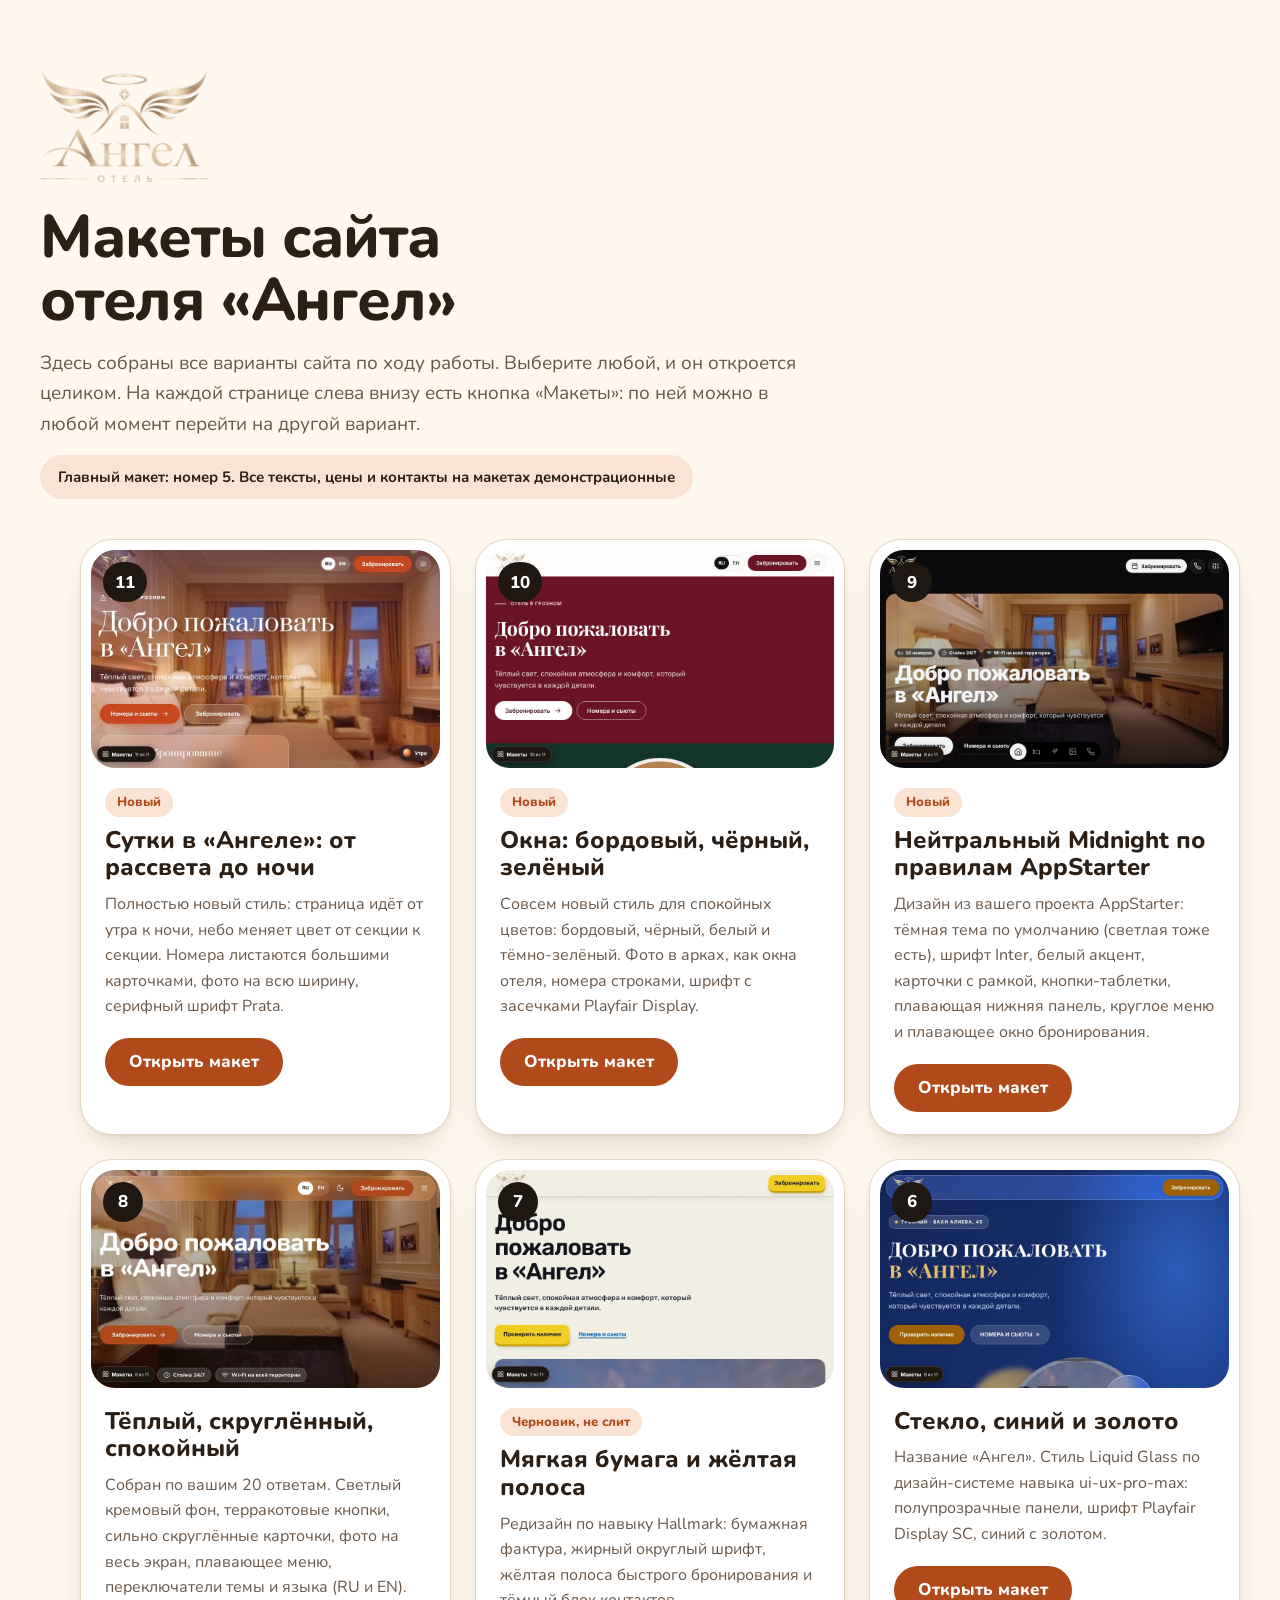
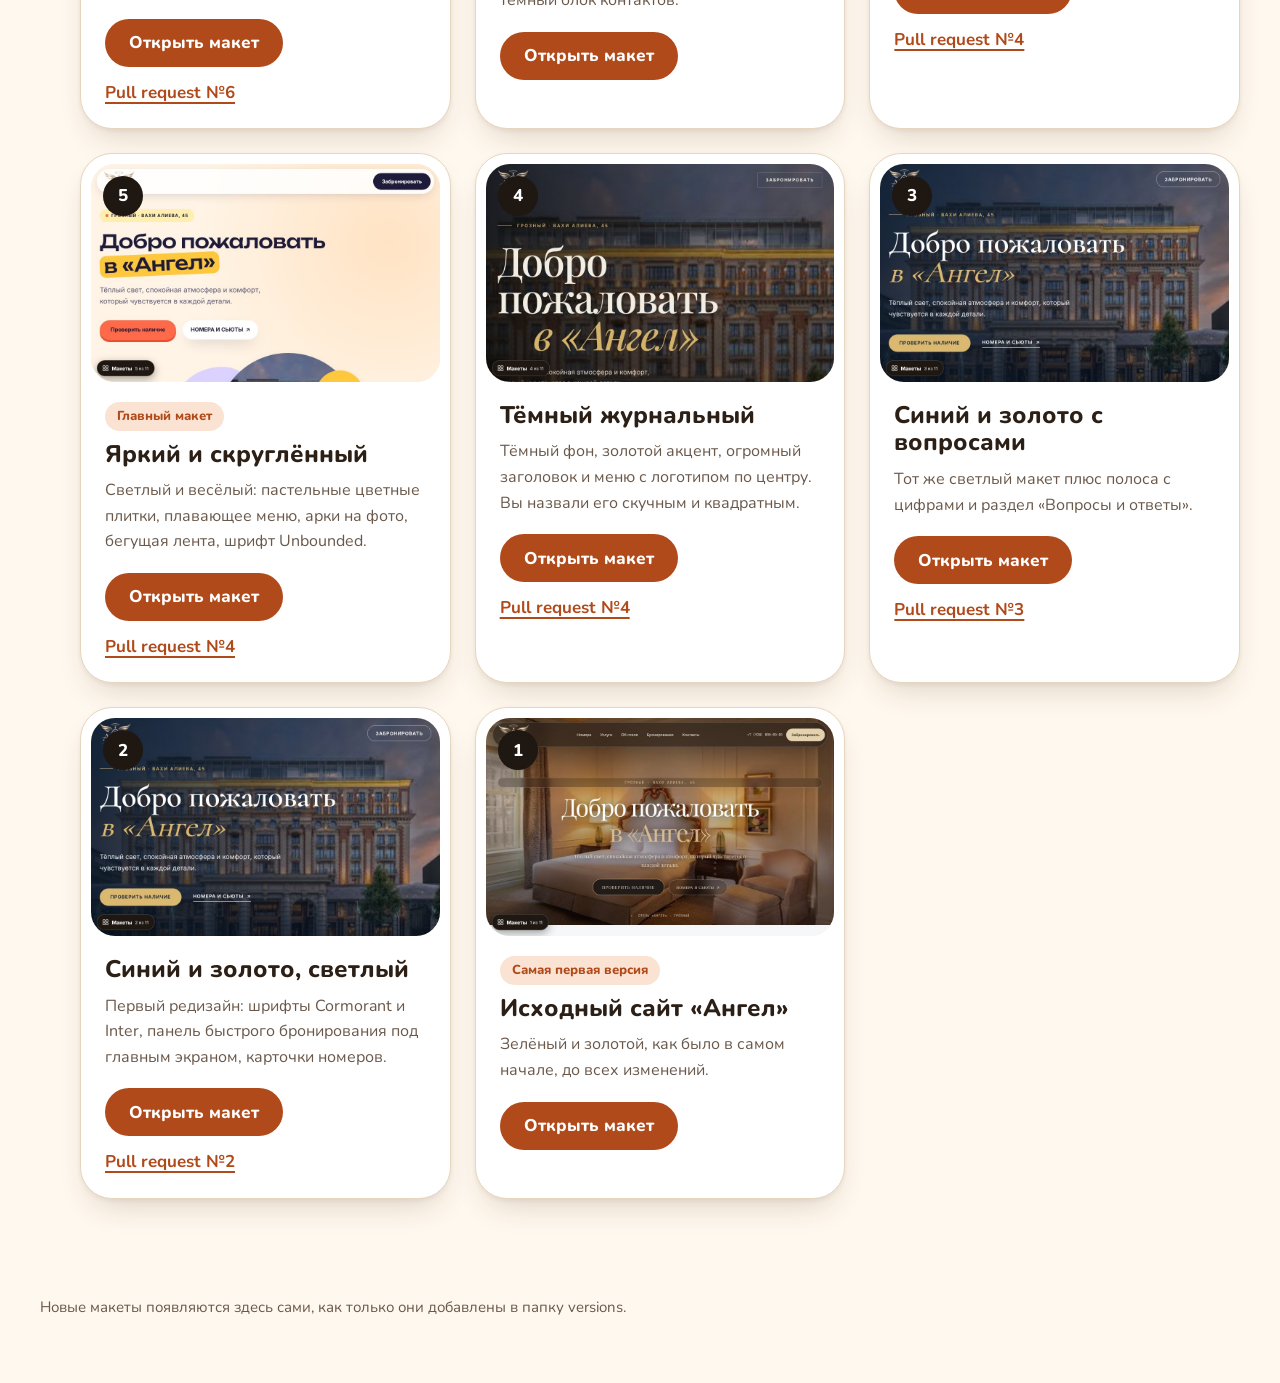
<file: index.html>
<!DOCTYPE html>
<html lang="ru">
<head>
  <meta charset="UTF-8">
  <meta name="viewport" content="width=device-width, initial-scale=1">
  <meta name="color-scheme" content="light dark">
  <title>Ангел: макеты сайта</title>
  <meta name="description" content="Все макеты сайта отеля «Ангел» в одном месте: выберите любой и откройте целиком.">
  <style>
    @font-face { font-family: Nunito; src: url("fonts/nunito-cyrillic.woff2") format("woff2"); font-weight: 400 800; font-display: swap; unicode-range: U+0301, U+0400-045F, U+0490-0491, U+04B0-04B1, U+2116; }
    @font-face { font-family: Nunito; src: url("fonts/nunito-latin.woff2") format("woff2"); font-weight: 400 800; font-display: swap; unicode-range: U+0000-00FF, U+0131, U+0152-0153, U+02BB-02BC, U+02C6, U+02DA, U+02DC, U+0304, U+0308, U+0329, U+2000-206F, U+20AC, U+2122, U+2191, U+2193, U+2212, U+2215, U+FEFF, U+FFFD; }
    :root { --bg: #fff8ee; --bg2: #f6ead8; --surface: #fff; --ink: #2b1f16; --muted: #6a584a; --accent: #b04a1b; --on-accent: #fff; --line: #e7d6bf; --chip: #fbe3d3; --shadow: 0 2px 4px rgb(70 40 15 / .06), 0 16px 32px -12px rgb(70 40 15 / .2); }
    @media (prefers-color-scheme: dark) { :root { --bg: #1b1410; --bg2: #241b15; --surface: #2b211a; --ink: #fbeedd; --muted: #c9b5a2; --accent: #f09660; --on-accent: #2a150a; --line: #3b2e25; --chip: #3d2a1e; --shadow: 0 16px 32px -12px rgb(0 0 0 / .5); } }
    * { box-sizing: border-box; }
    body { margin: 0; background: var(--bg); color: var(--ink); font: 400 1.0625rem/1.6 Nunito, ui-rounded, "Segoe UI", system-ui, sans-serif; -webkit-font-smoothing: antialiased; }
    a { color: inherit; }
    :focus-visible { outline: 3px solid var(--accent); outline-offset: 3px; border-radius: 16px; }
    .wrap { width: min(1200px, calc(100% - 32px)); margin-inline: auto; }
    header { padding: 72px 0 40px; display: grid; gap: 16px; max-width: 760px; }
    h1 { margin: 0; font-size: clamp(2.25rem, 5vw, 3.75rem); line-height: 1.05; font-weight: 800; letter-spacing: -0.02em; text-wrap: balance; }
    header p { margin: 0; color: var(--muted); font-size: 1.1875rem; }
    .hint { display: inline-flex; align-items: center; gap: 10px; width: fit-content; padding: 10px 18px; border-radius: 999px; background: var(--chip); font-weight: 700; font-size: .9375rem; }
    .grid { display: grid; grid-template-columns: repeat(3, minmax(0, 1fr)); gap: 24px; padding-bottom: 96px; margin: 0; list-style: none; }
    .card { display: grid; grid-template-rows: auto 1fr; padding: 10px; border-radius: 32px; background: var(--surface); border: 1px solid var(--line); box-shadow: var(--shadow); transition: transform .45s cubic-bezier(.22, 1, .36, 1), box-shadow .45s; }
    .card:hover { transform: translateY(-6px); }
    .shot { position: relative; display: block; aspect-ratio: 16 / 10; overflow: hidden; border-radius: 24px; background: var(--bg2); }
    .shot img { width: 100%; height: 100%; object-fit: cover; object-position: top; transition: transform .8s cubic-bezier(.22, 1, .36, 1); }
    .card:hover .shot img { transform: scale(1.04); }
    .num { position: absolute; left: 12px; top: 12px; display: grid; place-items: center; min-width: 40px; height: 40px; padding: 0 12px; border-radius: 999px; background: #1f1712; color: #fff; font-weight: 800; }
    .body { display: grid; gap: 10px; align-content: start; padding: 20px 14px 12px; }
    .tag { width: fit-content; padding: 4px 12px; border-radius: 999px; background: var(--chip); color: var(--accent); font-weight: 800; font-size: .8125rem; }
    h2 { margin: 0; font-size: 1.5rem; line-height: 1.15; font-weight: 800; }
    .body p { margin: 0; color: var(--muted); font-size: 1rem; }
    .actions { display: flex; flex-wrap: wrap; align-items: center; gap: 12px 20px; margin-top: 8px; }
    .btn { display: inline-flex; align-items: center; justify-content: center; min-height: 48px; padding: 0 24px; border-radius: 999px; background: var(--accent); color: var(--on-accent); font-weight: 800; text-decoration: none; transition: transform .3s cubic-bezier(.34, 1.4, .64, 1); }
    .btn:hover { transform: translateY(-3px); }
    .link { color: var(--accent); font-weight: 700; text-underline-offset: .25em; text-decoration-thickness: 2px; }
    footer { padding: 0 0 64px; color: var(--muted); font-size: .9375rem; }
    @media (max-width: 1000px) { .grid { grid-template-columns: repeat(2, minmax(0, 1fr)); } }
    @media (max-width: 640px) { .grid { grid-template-columns: minmax(0, 1fr); } header { padding-top: 48px; } }
    @media (prefers-reduced-motion: reduce) { * { transition: none !important; } }
  </style>
</head>
<body>
  <div class="wrap">
    <header>
      <img src="logo.png" alt="Ангел, отель" style="height:110px;width:auto;display:block;margin-bottom:8px">
      <h1>Макеты сайта отеля «Ангел»</h1>
      <p>Здесь собраны все варианты сайта по ходу работы. Выберите любой, и он откроется целиком. На каждой странице слева внизу есть кнопка «Макеты»: по ней можно в любой момент перейти на другой вариант.</p>
      <span class="hint">Главный макет: номер 5. Все тексты, цены и контакты на макетах демонстрационные</span>
    </header>
    <main>
      <ul class="grid" id="grid"></ul>
      <noscript>
        <p>Включите JavaScript, чтобы увидеть карточки. Или откройте макет напрямую: <a href="versions/v8/index.html">8</a>, <a href="versions/v7/index.html">7</a>, <a href="versions/v6/index.html">6</a>, <a href="versions/v5/index.html">5</a>, <a href="versions/v4/index.html">4</a>, <a href="versions/v3/index.html">3</a>, <a href="versions/v2/index.html">2</a>, <a href="versions/v1/index.html">1</a>.</p>
      </noscript>
    </main>
    <footer>Новые макеты появляются здесь сами, как только они добавлены в папку versions.</footer>
  </div>
  <script src="switcher.js"></script>
  <script>
    (function () {
      var grid = document.getElementById('grid');
      (window.MOCKUPS || []).forEach(function (m) {
        var li = document.createElement('li'); li.className = 'card';
        var url = 'versions/' + m.id + '/index.html';
        var a = document.createElement('a'); a.className = 'shot'; a.href = url; a.setAttribute('aria-label', 'Открыть макет ' + m.num + ': ' + m.title);
        var img = document.createElement('img'); img.src = 'previews/' + m.id + '.jpg'; img.alt = ''; img.width = 960; img.height = 600; img.loading = m.num > 6 ? 'eager' : 'lazy';
        var n = document.createElement('span'); n.className = 'num'; n.textContent = m.num;
        a.append(img, n);
        var body = document.createElement('div'); body.className = 'body';
        if (m.tag) { var t = document.createElement('span'); t.className = 'tag'; t.textContent = m.tag; body.append(t); }
        var h = document.createElement('h2'); h.textContent = m.title;
        var p = document.createElement('p'); p.textContent = m.desc;
        var act = document.createElement('div'); act.className = 'actions';
        var open = document.createElement('a'); open.className = 'btn'; open.href = url; open.textContent = 'Открыть макет';
        act.append(open);
        if (m.prUrl) { var pr = document.createElement('a'); pr.className = 'link'; pr.href = m.prUrl; pr.target = '_blank'; pr.rel = 'noopener'; pr.textContent = 'Pull request №' + m.pr; act.append(pr); }
        body.append(h, p, act);
        li.append(a, body); grid.append(li);
      });
    })();
  </script>
</body>
</html>
</file>
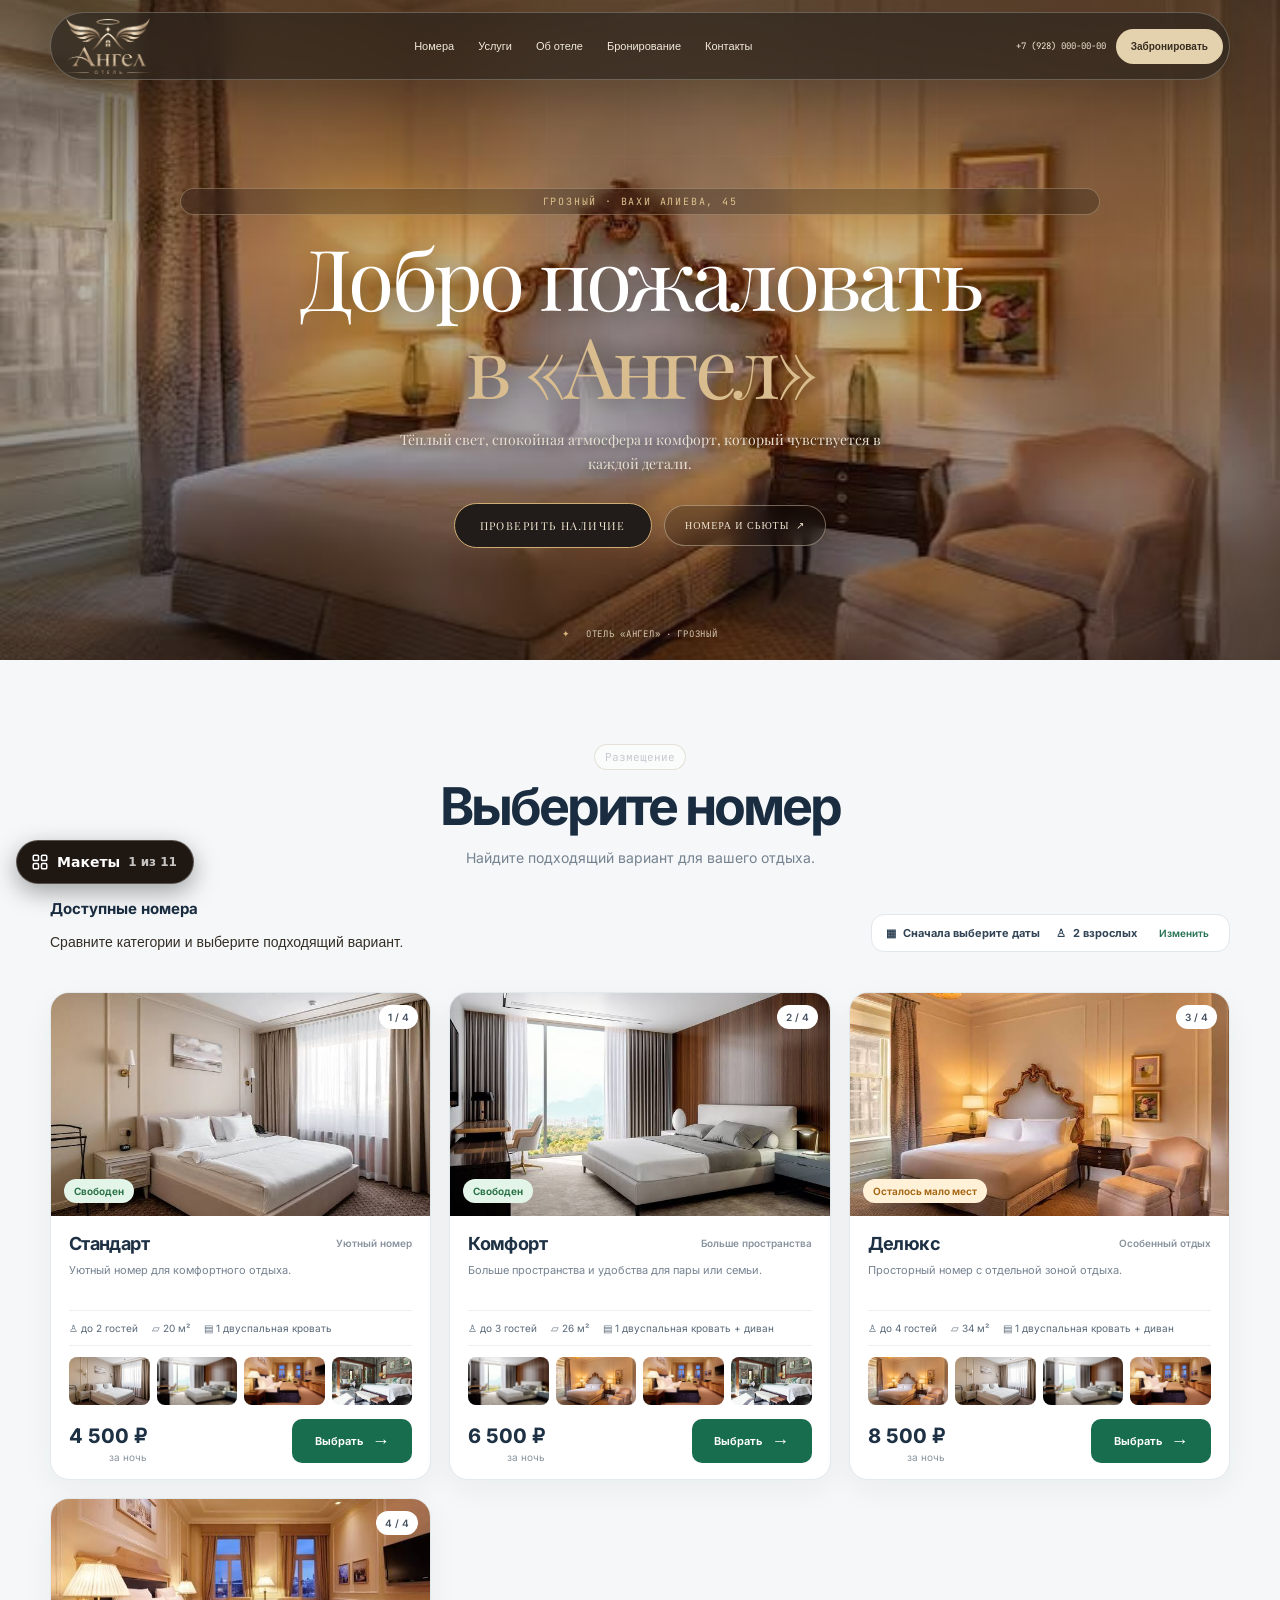
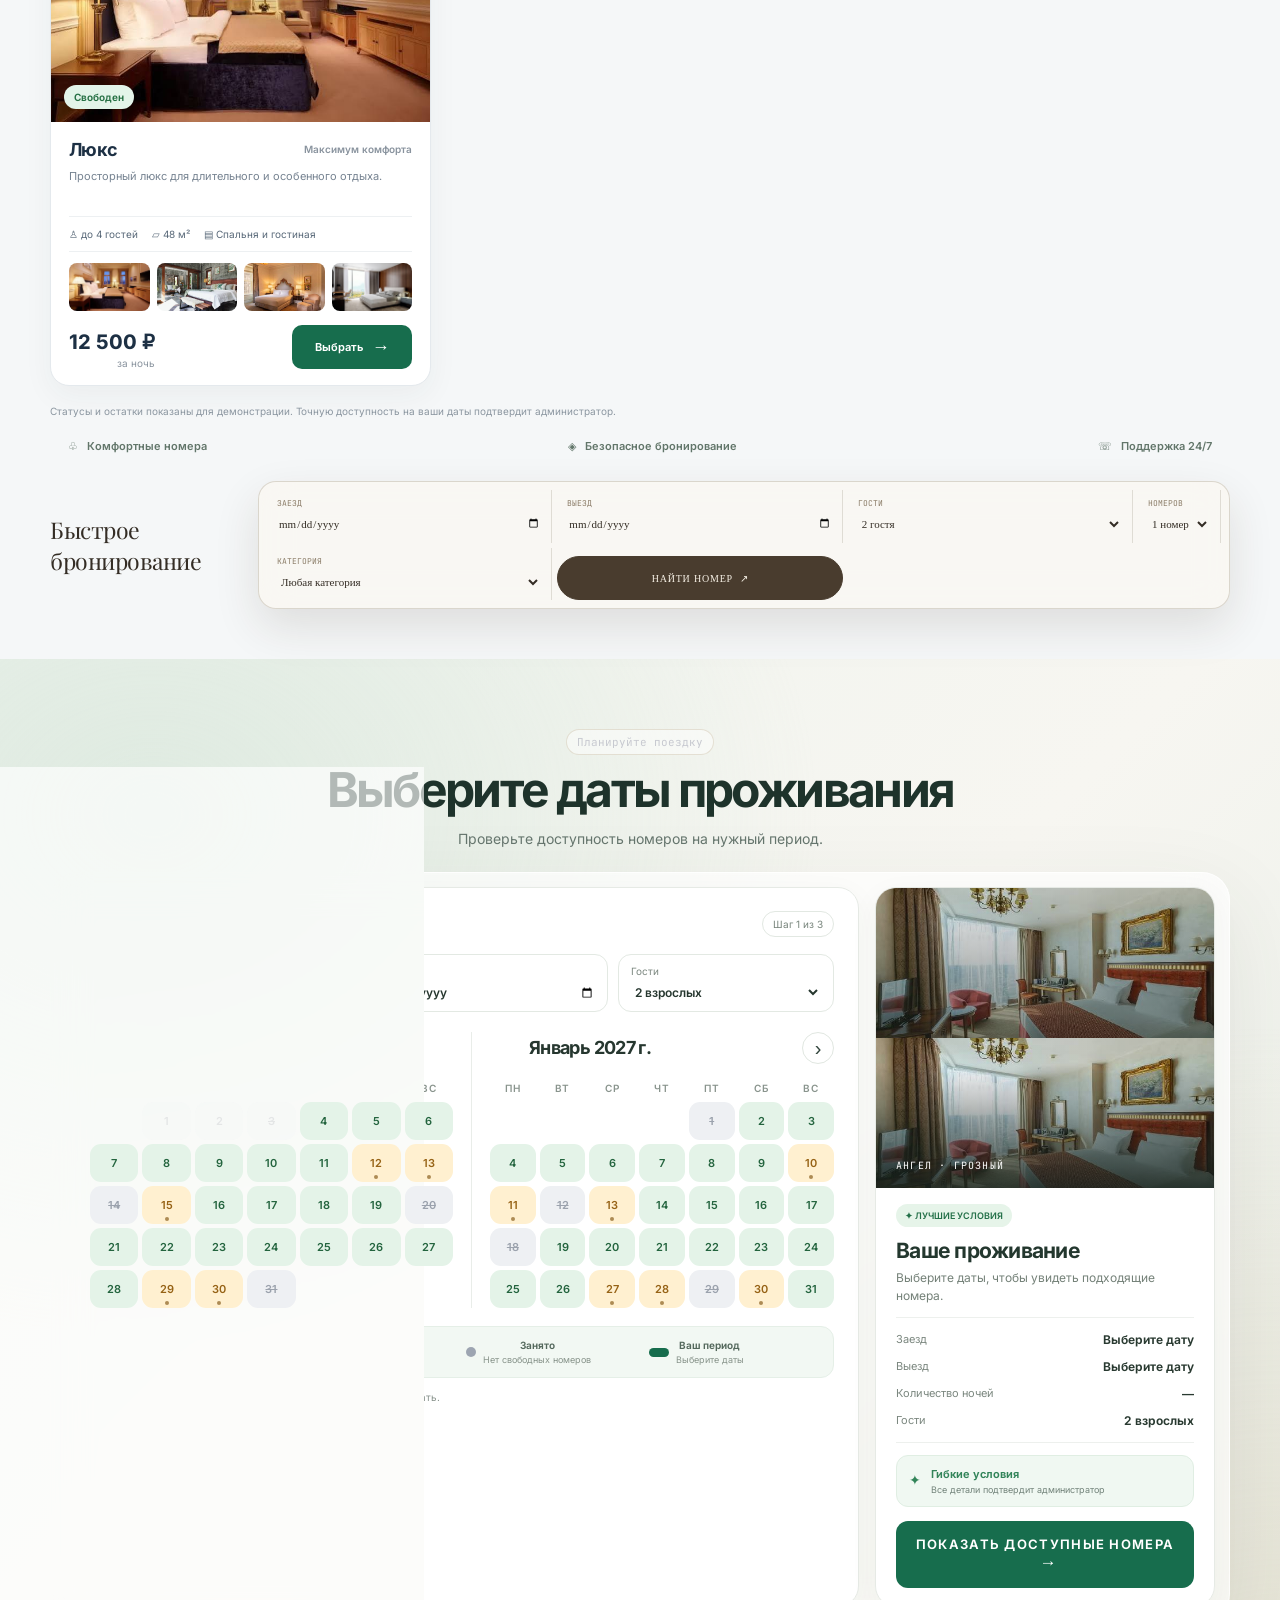
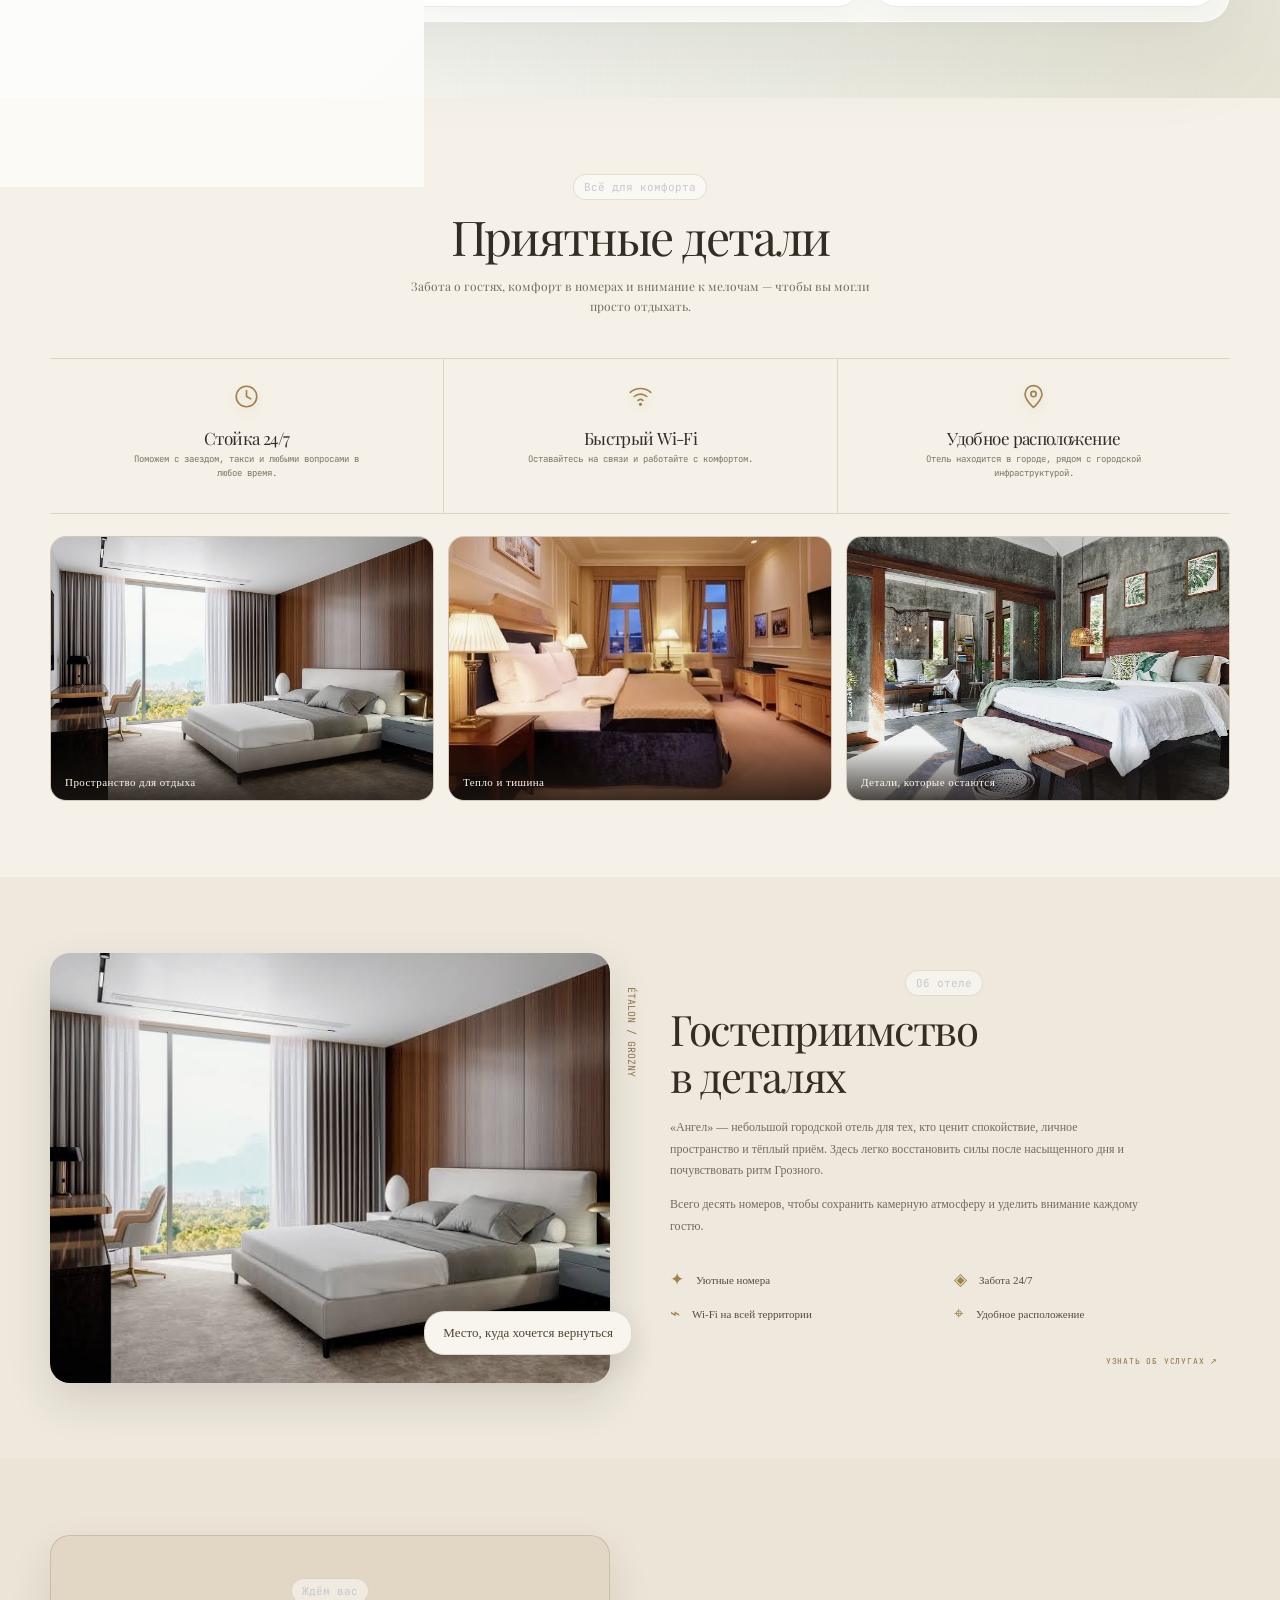
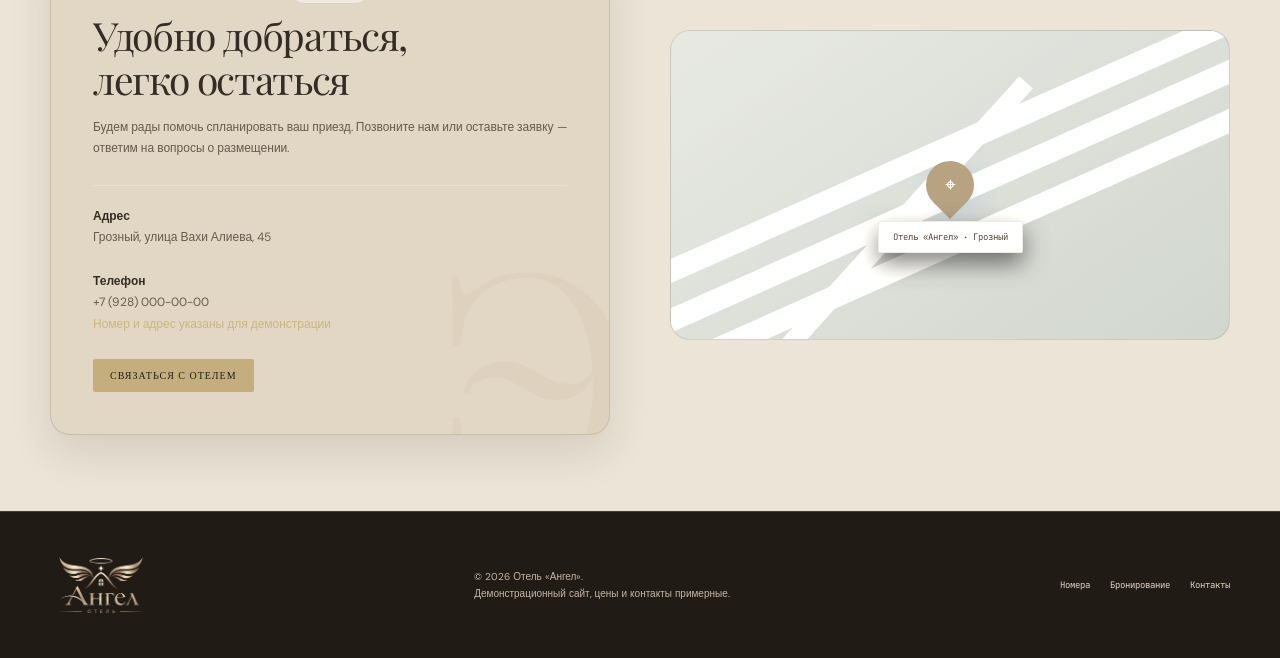
<file: versions/v1/index.html>
<!DOCTYPE html>
<html lang="ru">
<head>
  <meta charset="UTF-8" />
  <meta name="viewport" content="width=device-width, initial-scale=1.0" />
  <meta name="theme-color" content="#17211c" />
  <meta name="description" content="Ангел — камерный отель премиум-класса в Грозном. Выберите номер и проверьте свободные даты онлайн." />
  <title>Ангел — отель в Грозном</title>
  <style>
    @import url('https://fonts.googleapis.com/css2?family=DM+Sans:wght@400;500;600;700&family=Playfair+Display:wght@400;500;600&display=swap');
    :root{--ink:#18211c;--muted:#69716b;--paper:#f7f6f1;--white:#fff;--green:#30483a;--gold:#b9a276;--line:#e4e2d9;--serif:'Playfair Display',Georgia,serif;--sans:'DM Sans',Arial,sans-serif}
    *{box-sizing:border-box} html{scroll-behavior:smooth} body{margin:0;background:var(--paper);color:var(--ink);font-family:var(--sans);font-size:14px} a{color:inherit;text-decoration:none} button,input,select{font:inherit} button{cursor:pointer}.wrap{width:min(1180px,calc(100% - 64px));margin:auto}
    .topline{height:38px;background:var(--ink);color:#e8e7df;font-size:11px;letter-spacing:.08em}.topline .wrap{height:100%;display:flex;justify-content:space-between;align-items:center}.topline span:last-child{color:#c4b58e}
    header{height:82px;background:var(--paper);position:sticky;top:0;z-index:10;border-bottom:1px solid rgba(24,33,28,.08)}.nav{height:100%;display:flex;align-items:center;justify-content:space-between}.brand{display:flex;align-items:center;gap:12px}.brand-mark{width:38px;height:38px;border:1px solid var(--gold);display:grid;place-items:center;color:var(--gold);font:20px var(--serif);transform:rotate(45deg)}.brand-mark span{transform:rotate(-45deg)}.brand-name{font:20px var(--serif);letter-spacing:.12em}.brand-sub{font-size:8px;letter-spacing:.28em;color:var(--muted);margin-top:4px}.nav-links{display:flex;gap:32px;color:#505a53;font-size:12px}.nav-links a:hover{color:var(--gold)}.nav-right{display:flex;align-items:center;gap:22px}.phone{font-size:12px;white-space:nowrap}.btn{border:0;background:var(--green);color:white;padding:15px 22px;font-size:11px;letter-spacing:.11em;text-transform:uppercase;transition:.2s}.btn:hover{background:#21372a;transform:translateY(-1px)}.btn.outline{background:transparent;border:1px solid #bcbeb3;color:var(--ink)}.btn.outline:hover{border-color:var(--green);background:var(--green);color:white}
    .hero{min-height:570px;position:relative;color:white;background:#29342d url('../../photo-0.jpg') center 47%/cover no-repeat;display:flex;align-items:center}.hero:before{content:'';position:absolute;inset:0;background:linear-gradient(90deg,rgba(16,25,20,.75),rgba(16,25,20,.28) 62%,rgba(16,25,20,.05))}.hero-content{position:relative;padding:78px 0 108px;max-width:680px}.eyebrow{font-size:10px;letter-spacing:.24em;text-transform:uppercase;color:var(--gold);display:flex;align-items:center;gap:12px}.eyebrow:before{content:'';height:1px;width:32px;background:currentColor}.hero h1{font:clamp(48px,7vw,82px)/1.02 var(--serif);font-weight:400;margin:22px 0}.hero p{font-size:14px;line-height:1.8;color:#e4e5df;max-width:460px;margin:0 0 30px}.hero-actions{display:flex;align-items:center;gap:24px}.hero .btn{background:#c4ae7d;color:#1b241e;padding:17px 25px}.hero .text-link{font-size:11px;letter-spacing:.1em;border-bottom:1px solid #aaa99c;padding-bottom:7px}.hero-foot{position:absolute;bottom:25px;color:#e8e8e0;font-size:10px;letter-spacing:.14em}.hero-foot span{color:var(--gold);margin-right:9px}
    .bookingbar{position:relative;margin:-49px auto 0;z-index:2;background:white;box-shadow:0 16px 40px #19251c16;padding:17px;display:grid;grid-template-columns:1.15fr 1fr 1fr .8fr auto;gap:8px;align-items:end}.field{padding:7px 12px;border-right:1px solid var(--line)}.field label{display:block;font-size:9px;letter-spacing:.15em;color:var(--muted);text-transform:uppercase;margin-bottom:8px}.field input,.field select{border:0;outline:0;color:var(--ink);background:transparent;width:100%;font-size:14px}.bookingbar .btn{height:52px;min-width:165px}
    section{padding:102px 0}.section-head{display:flex;justify-content:space-between;align-items:end;margin-bottom:38px}.section-head h2{font:42px/1.12 var(--serif);font-weight:400;margin:14px 0 0}.section-head p{max-width:380px;line-height:1.7;color:var(--muted);margin:0}.intro-grid{display:grid;grid-template-columns:1fr 1fr;gap:90px;align-items:center}.intro-photo{height:450px;position:relative}.intro-photo img{width:100%;height:100%;object-fit:cover}.photo-caption{position:absolute;bottom:18px;left:18px;background:#f7f6f1ed;padding:13px 18px;font:16px var(--serif)}.intro-copy{padding:12px 12px 12px 0}.intro-copy h2{font:44px/1.15 var(--serif);font-weight:400;margin:17px 0}.intro-copy p{line-height:1.9;color:var(--muted);max-width:470px}.features{display:grid;grid-template-columns:1fr 1fr;gap:20px 24px;margin:32px 0}.feature{display:flex;gap:12px;align-items:center;font-size:12px}.feature i{color:var(--gold);font-style:normal;font-size:17px}
    .rooms-section{background:#eeede7}.rooms-grid{display:grid;grid-template-columns:repeat(3,1fr);gap:20px}.room-card{background:white}.room-image{height:240px;position:relative;overflow:hidden}.room-image img{width:100%;height:100%;object-fit:cover;transition:transform .5s}.room-card:hover .room-image img{transform:scale(1.04)}.room-tag{position:absolute;left:14px;top:14px;background:#f7f6f1;padding:8px 10px;font-size:9px;letter-spacing:.12em;text-transform:uppercase}.room-info{padding:22px 22px 20px}.room-title-row{display:flex;justify-content:space-between;align-items:start;gap:12px}.room-title{font:23px var(--serif)}.room-price{text-align:right;font-size:17px}.room-price small{font-size:9px;color:var(--muted);display:block;margin-top:4px}.room-desc{color:var(--muted);font-size:11px;line-height:1.7;min-height:38px;margin:12px 0}.room-meta{display:flex;gap:16px;color:#59625b;font-size:10px;border-top:1px solid var(--line);padding-top:14px}.room-link{float:right;font-size:10px;letter-spacing:.1em;text-transform:uppercase;color:var(--green)}
    .availability{background:var(--ink);color:white}.availability .section-head p{color:#b8beb8}.calendar-layout{display:grid;grid-template-columns:.95fr 1.05fr;gap:54px;align-items:start}.calendar-box{background:#202b24;padding:26px}.cal-top{display:flex;justify-content:space-between;align-items:center;margin-bottom:24px}.cal-month{font:22px var(--serif)}.cal-arrows{display:flex;gap:8px}.cal-arrows button{width:34px;height:34px;border:1px solid #566158;background:transparent;color:white}.cal-week,.cal-days{display:grid;grid-template-columns:repeat(7,1fr);text-align:center;gap:5px}.cal-week{font-size:9px;color:#aeb5ad;letter-spacing:.1em;margin-bottom:10px}.day{height:39px;border:0;background:transparent;color:#ecede8;font-size:11px;position:relative}.day:hover:not(:disabled){outline:1px solid var(--gold)}.day.muted{color:#68736a}.day.full{color:#829087;text-decoration:line-through}.day.few:after{content:'';position:absolute;width:4px;height:4px;border-radius:50%;background:#c4ae7d;bottom:3px;left:calc(50% - 2px)}.day.selected{background:#bda978;color:#18211c}.day.inrange{background:#4c6152}.cal-legend{display:flex;gap:22px;margin-top:22px;font-size:9px;color:#bec4bd}.cal-legend span{display:flex;align-items:center;gap:7px}.dot{width:7px;height:7px;border-radius:50%;background:#c4ae7d}.dot.green{background:#88a48e}.dot.gray{background:#707b72}.cal-hint{font-size:10px;color:#aeb5ad;margin:18px 0 0;line-height:1.6}.calendar-results{padding:4px 0}.calendar-results h3{font:28px var(--serif);font-weight:400;margin:0 0 8px}.calendar-results>p{color:#adb6ae;line-height:1.7;font-size:12px;margin:0 0 24px}.availability-list{display:flex;flex-direction:column;gap:10px}.avail-row{display:grid;grid-template-columns:60px 1fr auto;gap:16px;align-items:center;border-top:1px solid #3a453d;padding:13px 0}.avail-row img{width:60px;height:52px;object-fit:cover}.avail-row strong{font:16px var(--serif);font-weight:400}.avail-row small{display:block;color:#adb6ae;font-size:10px;margin-top:5px}.avail-price{text-align:right;font-size:13px}.avail-price small{font-size:9px}.avail-empty{padding:20px;background:#202b24;color:#c6ccc5;font-size:12px;line-height:1.7}.cal-actions{margin-top:20px}.cal-actions .btn{background:#c4ae7d;color:#18211c}
    .services-grid{display:grid;grid-template-columns:repeat(4,1fr);gap:1px;background:var(--line);border:1px solid var(--line);margin-top:42px}.service{background:var(--paper);padding:27px 23px;min-height:150px}.service .icon{font:22px var(--serif);color:var(--gold)}.service h3{font:17px var(--serif);font-weight:400;margin:17px 0 8px}.service p{font-size:10px;line-height:1.7;color:var(--muted);margin:0}
    .location{background:#eeede7}.location-grid{display:grid;grid-template-columns:1fr 1fr;gap:60px;align-items:center}.location-card{background:var(--green);color:white;padding:42px}.location-card h2{font:38px var(--serif);font-weight:400;margin:15px 0}.location-card p{color:#d1d7d0;line-height:1.8;font-size:12px}.address-line{border-top:1px solid #ffffff40;margin-top:25px;padding-top:20px;font-size:12px;line-height:1.8}.map-frame{height:310px;background:linear-gradient(145deg,#d7d8cf,#bfc8bc);position:relative;overflow:hidden;display:grid;place-items:center}.map-frame:before,.map-frame:after{content:'';position:absolute;width:130%;height:22px;background:#f2f0e8;transform:rotate(-24deg);top:34%;left:-15%;box-shadow:0 45px 0 #f2f0e8,0 90px 0 #f2f0e8}.map-frame:after{transform:rotate(42deg);top:0;left:38%;height:130%;width:18px;box-shadow:45px 0 0 #f2f0e8,90px 0 0 #f2f0e8}.map-pin{position:relative;z-index:1;width:48px;height:48px;border-radius:50% 50% 50% 0;background:var(--green);transform:rotate(-45deg);display:grid;place-items:center;color:white;box-shadow:0 5px 15px #0003}.map-pin span{transform:rotate(45deg);font-size:19px}.map-label{position:absolute;z-index:2;top:calc(50% + 36px);background:white;padding:9px 14px;font-size:10px;box-shadow:0 3px 12px #0002}
    footer{background:#17211c;color:#dfe3dd;padding:45px 0}.footer-row{display:flex;justify-content:space-between;align-items:center;gap:30px}.footer-note{color:#9fa9a0;font-size:10px;line-height:1.7}.footer-links{display:flex;gap:20px;font-size:10px;color:#b8c0b8}
    .modal{position:fixed;inset:0;z-index:30;background:#101712a8;display:none;place-items:center;padding:20px}.modal.open{display:grid}.modal-card{width:min(480px,100%);background:var(--paper);padding:34px;position:relative;box-shadow:0 25px 70px #0004}.modal-close{position:absolute;right:18px;top:14px;border:0;background:none;font-size:24px;color:var(--muted)}.modal-card h2{font:30px var(--serif);font-weight:400;margin:0 0 8px}.modal-card>p{font-size:11px;color:var(--muted);line-height:1.6;margin:0 0 22px}.modal-fields{display:grid;grid-template-columns:1fr 1fr;gap:12px}.modal-fields label{font-size:9px;color:var(--muted);letter-spacing:.08em;text-transform:uppercase}.modal-fields input,.modal-fields select{display:block;width:100%;margin-top:7px;padding:12px;border:1px solid var(--line);background:white;outline-color:var(--gold);font-size:12px}.modal-fields .wide{grid-column:1/-1}.modal-card .btn{width:100%;margin-top:18px}.fineprint{font-size:9px;color:var(--muted);line-height:1.5;margin-top:12px}.toast{position:fixed;z-index:40;bottom:25px;left:50%;transform:translate(-50%,20px);padding:14px 20px;background:var(--green);color:white;font-size:11px;opacity:0;pointer-events:none;transition:.3s;box-shadow:0 8px 25px #0002}.toast.show{opacity:1;transform:translate(-50%,0)}
    @media(max-width:900px){.wrap{width:min(100% - 40px,720px)}.nav-links{display:none}.bookingbar{grid-template-columns:1fr 1fr 1fr;}.bookingbar .field:nth-child(3){border:0}.bookingbar .btn{grid-column:1/-1}.intro-grid,.location-grid{gap:35px}.rooms-grid{grid-template-columns:1fr 1fr}.calendar-layout{gap:28px}.services-grid{grid-template-columns:1fr 1fr}}
    @media(max-width:620px){.wrap{width:calc(100% - 32px)}.topline{font-size:9px}.topline .wrap span:last-child{display:none}header{height:70px}.phone{display:none}.nav-right .btn{padding:13px}.hero{min-height:550px;background-position:57% center}.hero-content{padding:65px 0 100px}.hero h1{font-size:54px}.hero p{font-size:13px}.hero-actions{gap:16px}.hero-foot{font-size:8px}.bookingbar{margin-top:-40px;padding:12px;grid-template-columns:1fr 1fr}.field{padding:7px 8px}.field:nth-child(2){border-right:0}.bookingbar .field:nth-child(3){border-right:1px solid var(--line)}.bookingbar .field:nth-child(4){border:0}.bookingbar .btn{min-width:0}.section-head{display:block}.section-head h2{font-size:34px}.section-head p{margin-top:16px}.intro-grid,.location-grid,.calendar-layout{grid-template-columns:1fr}.intro-grid{gap:28px}.intro-photo{height:330px}.intro-copy h2{font-size:36px}.rooms-grid{grid-template-columns:1fr}.room-image{height:230px}.room-desc{min-height:0}.calendar-layout{gap:30px}.calendar-box{padding:18px}.day{height:37px}.calendar-results h3{font-size:25px}.services-grid{grid-template-columns:1fr 1fr}.service{padding:21px 15px;min-height:145px}.location-card{padding:30px}.map-frame{height:250px}.footer-row{align-items:flex-start;flex-direction:column}.footer-links{flex-wrap:wrap}.modal-card{padding:28px 22px}}
    /* Авторская редакционная версия */
    :root{--ink:#1e241f;--paper:#efede5;--green:#24382d;--gold:#c5a36b;--line:#d6d2c6}
    body{background:var(--paper)}
    .topline{background:#17231c;color:#d9ddd5}
    header{background:#efede5;border-bottom-color:#d9d5c9}
    .brand-mark{width:42px;height:42px;border-width:1px;color:#9d7a45;border-color:#9d7a45}
    .brand-name{letter-spacing:.2em}.nav-links{letter-spacing:.04em}
    .hero{min-height:min(760px,82vh);background-position:center 53%;overflow:hidden}
    .hero:before{background:linear-gradient(90deg,rgba(16,24,19,.88) 0%,rgba(16,24,19,.71) 42%,rgba(16,24,19,.23) 100%)}
    .hero:after{content:'Э';position:absolute;right:7%;top:1%;font:clamp(300px,48vw,660px)/1 var(--serif);color:#ffffff0c;pointer-events:none}
    .hero-content{width:100%;max-width:none;padding:80px 0 105px}
    .hero-content:after{content:'';position:absolute;right:2%;top:0;width:min(33vw,390px);height:min(58vh,450px);min-height:330px;background:url('../../photo-6.jpg') center/cover no-repeat;border:1px solid #d0b578;outline:8px solid #ffffff12;outline-offset:8px;clip-path:ellipse(48% 48% at 50% 48%);opacity:.88;box-shadow:0 30px 70px #0008}
    .hero .eyebrow{color:#dfc28c;position:relative;z-index:1}
    .hero h1{position:relative;z-index:1;font-size:clamp(60px,8.7vw,112px);line-height:.94;letter-spacing:-.055em;margin:28px 0 24px;max-width:760px}
    .hero h1 em{font-weight:400;color:#d7bd8b}
    .hero p,.hero-actions{position:relative;z-index:1}
    .hero p{max-width:390px;margin-left:5px;color:#e2e2d9}
    .hero .btn{background:#d1b47b;color:#1e241f}
    .hero-foot{z-index:1;left:max(calc((100% - 1180px)/2),32px);font-size:9px;letter-spacing:.23em}
    .bookingbar{background:#f9f8f2;box-shadow:0 20px 55px #18231b25;padding:20px;grid-template-columns:1.15fr 1fr 1fr .8fr auto}
    .bookingbar .btn{background:#24382d}.field label{letter-spacing:.19em}
    /* Mobile-app clarity: short booking steps, legible prices and an explicit next action. */
    .quick-booking-title{font-size:18px;letter-spacing:-.02em}
    .quick-booking .bookingbar{grid-template-columns:repeat(3,minmax(0,1fr)) auto}
    .quick-booking .bookingbar .field{min-width:0}
    .quick-booking .bookingbar .btn{white-space:nowrap;padding-inline:20px}
    .room-stock{position:absolute;right:12px;top:12px;padding:7px 10px;background:#111c16d9;color:#fff;font-size:10px;border-radius:999px}
    .room-info{padding:23px}
    .room-price{font-size:18px;font-weight:600;white-space:nowrap}
    .room-price small{font-weight:400;line-height:1.5}
    .room-meta{align-items:center}
    .room-choose{width:100%;margin-top:18px;padding:14px 16px;border:1px solid #cfc6b1;border-radius:12px;background:#f8f6ef;color:#24382d;display:flex;align-items:center;justify-content:space-between;font:600 12px var(--sans);transition:background .2s,border-color .2s,transform .2s}
    .room-choose:hover{background:#e9e3d4;border-color:#b69b67;transform:translateY(-1px)}
    .room-choose span{font-size:18px}
    .booking-summary{margin-top:16px;padding:15px 16px;background:#ffffff0b;border:1px solid #ffffff18;border-radius:12px;color:#f5f5f7}
    .booking-summary>div{display:flex;align-items:center;justify-content:space-between;gap:12px}
    .booking-summary strong{font-size:18px;color:#e3c992;white-space:nowrap}
    .booking-summary small,.booking-summary>span{display:block;margin-top:5px;color:#aeb2b8;font-size:11px;line-height:1.5}
    .calendar-results .avail-row{grid-template-columns:60px 1fr auto}
    .avail-row{cursor:pointer;transition:background .2s;padding-inline:8px}
    .avail-row:hover{background:#ffffff0b}
    .avail-price{white-space:nowrap;font-weight:600}
    .avail-price small{font-weight:400}
    .cal-hint{padding:12px 14px;background:#ffffff08;border-radius:10px}
    .modal-card{max-height:min(92vh,820px);overflow:auto}
    @media(max-width:900px){.quick-booking{grid-template-columns:1fr;gap:12px}.quick-booking-title{padding-left:3px}.quick-booking .bookingbar{grid-template-columns:repeat(3,minmax(0,1fr))}.quick-booking .bookingbar .btn{grid-column:1/-1}}
    @media(max-width:620px){.quick-booking{margin-top:20px}.quick-booking-title{font-size:17px}.quick-booking .bookingbar{grid-template-columns:1fr 1fr;padding:13px;gap:2px}.quick-booking .bookingbar .field{padding:10px 8px;border-bottom:1px solid #24382d18}.quick-booking .bookingbar .field:nth-child(2n){border-right:0}.quick-booking .bookingbar .btn{grid-column:1/-1;margin-top:8px;min-height:48px}.room-price{font-size:17px}.room-info{padding:19px}.room-stock{font-size:9px}.booking-summary{padding:13px}.booking-summary strong{font-size:16px}.avail-row{grid-template-columns:52px 1fr auto!important;gap:10px;padding-inline:4px}.avail-row img{width:52px;height:48px}.avail-price{font-size:12px}.avail-row strong{font-size:15px}.calendar-results>p{margin-bottom:16px}.modal-card{padding:28px 20px}}
    .availability .section-head{align-items:center}
    .calendar-box{padding:30px}
    .cal-week,.cal-days{gap:7px}
    .day{height:44px;font-weight:500}
    .day.available{background:#1a2c22;color:#a8e0b7}
    .day.few{background:#332b1e;color:#f1d28a}
    .day.full{background:#222329;color:#777a83;text-decoration:line-through;cursor:not-allowed}
    .day.past{opacity:.32}
    .day.inrange:not(.selected){background:#28354b;color:#dfe7ff}
    .cal-legend{display:grid;grid-template-columns:repeat(3,1fr);gap:9px;margin-top:20px}
    .cal-legend span{padding:10px 11px;border:1px solid var(--line);border-radius:10px;background:#ffffff05;font-size:10px;white-space:nowrap}
    .legend-swatch{width:12px;height:12px;border-radius:4px;background:#1a2c22;border:1px solid #6fd29a}
    .legend-swatch.few{background:#332b1e;border-color:#d9ad58}
    .legend-swatch.full{background:#222329;border-color:#676b75}
    .selection-status{display:flex;gap:8px;align-items:center;margin:0 0 14px;padding:11px 13px;border:1px solid var(--line);border-radius:12px;color:#bec1c8;font-size:11px}
    .selection-status:before{content:'1';display:grid;place-items:center;width:22px;height:22px;flex:none;border-radius:50%;background:#d0b47b;color:#080a0d;font-weight:700}
    .selection-status.step-two:before{content:'2'}
    .selection-status.done:before{content:'✓'}
    .room-availability{position:absolute;left:12px;bottom:12px;padding:7px 10px;border:1px solid #ffffff24;border-radius:999px;background:#111316db;color:#c9f0d4;font-size:10px;font-weight:600;backdrop-filter:blur(12px)}
    .room-availability.few{color:#f1d28a}
    .room-availability.full{color:#afb2ba}
    .room-card.is-unavailable{opacity:.7}
    .room-card.is-unavailable .room-choose{opacity:.55;cursor:not-allowed}
    .room-selection-note{margin:22px 0 0;color:#979ba4;font-size:11px;line-height:1.6}
    .day.range-candidate:not(:disabled){outline:1px dashed #d0b47b;outline-offset:-3px}
    .day.range-start,.day.range-end{box-shadow:0 0 0 2px #f5f5f7 inset;font-weight:700}
    .day.range-conflict{background:#512b31;color:#ffb5b5;text-decoration:line-through}
    .range-summary{display:none;margin:14px 0 0;padding:12px 14px;border:1px solid var(--line);border-radius:12px;background:#ffffff06;color:#d8dae0;font-size:11px;line-height:1.55}
    .range-summary.visible{display:block}
    .range-summary strong{color:#fff}
    /* Calendar visual refresh: stronger contrast and consistent app typography. */
    .availability{background:#090b0d!important}
    .availability .section-head h2{font-family:Inter,Arial,sans-serif;font-weight:650;letter-spacing:-.055em}
    .availability .section-head p{max-width:420px;color:#b8bbc2}
    .calendar-layout{grid-template-columns:minmax(0,1fr) 340px;gap:16px;align-items:stretch;padding:14px;border:1px solid #ffffffc9;border-radius:28px;background:#ffffffa8;box-shadow:0 30px 90px #35453618;backdrop-filter:blur(18px)}
    .booking-step{display:flex;align-items:center;gap:10px;margin-bottom:16px;color:#31443a;font:650 13px Inter,Arial,sans-serif}.booking-step>span{display:grid;place-items:center;width:28px;height:28px;border-radius:50%;background:#dfc27f;color:#302718}.booking-step small{margin-left:auto;padding:6px 10px;border:1px solid #e2e8e2;border-radius:999px;color:#77847b;font:10px Inter,Arial,sans-serif}
    .date-inputs{display:grid;grid-template-columns:1fr 1fr .85fr;gap:10px;margin-bottom:20px}.date-inputs label{display:flex;flex-direction:column;gap:7px;padding:10px 12px;border:1px solid #e3e9e3;border-radius:13px;color:#7b877f;font:10px Inter,Arial,sans-serif}.date-inputs input,.date-inputs select{width:100%;border:0;outline:0;background:transparent;color:#26372f;font:600 12px Inter,Arial,sans-serif;color-scheme:light}
    .month-pair{display:grid;grid-template-columns:1fr 1fr;gap:18px}.month-panel+.month-panel{border-left:1px solid #e9ede9;padding-left:18px}.month-panel .cal-top{display:grid;grid-template-columns:32px 1fr 32px;gap:7px;align-items:center}.month-spacer{width:32px}.month-arrow{width:32px;height:32px;border:1px solid #e1e7e1;border-radius:50%;background:#fff;color:#31443b;font:20px Inter,Arial,sans-serif;cursor:pointer}.month-arrow:hover{background:#eef5ef}.month-panel .cal-week,.month-panel .cal-days{gap:4px}.month-panel .day{height:38px;font-size:11px}
    .calendar-box{padding:22px 24px 18px;background:#fff;border:1px solid #e6eae5;border-radius:21px;box-shadow:0 8px 30px #3445350b}
    .availability .section-head h2{color:#1e332b;-webkit-text-fill-color:#1e332b}.availability .section-head p{color:#66766e}
    .selection-status{display:none}
    .selection-status{padding:12px 15px;background:#ffffff08;color:#e2e4e9;font-size:12px}
    .selection-status:before{background:#d8b56f}
    .cal-month{font:650 24px/1.2 Inter,Arial,sans-serif;letter-spacing:-.045em;color:#f6f6f7}
    .cal-arrows button{width:40px;height:40px;background:#ffffff08;border-color:#ffffff1c;font:22px Inter,Arial,sans-serif}
    .cal-week{font:600 10px 'JetBrains Mono',monospace;letter-spacing:.08em;color:#8f949d}
    .cal-days{gap:6px}
    .day{height:48px;border:1px solid transparent;border-radius:12px;font:600 13px Inter,Arial,sans-serif;color:#e8eaee}
    .day.available{background:#183529;color:#c3f1d1}
    .day.few{background:#493719;color:#ffdc91}
    .day.full{background:#26282e;color:#8c909a;text-decoration:line-through}
    .day.past{background:#1a1b1f;color:#62656e}
    .day:hover:not(:disabled){background:#294b39;transform:translateY(-1px)}
    .day.few:hover:not(:disabled){background:#5a4725}
    .day.selected,.day.selected:hover{background:#e2bd70;color:#17130a;border-color:#f1d696;box-shadow:0 6px 18px #dfb85835}
    .day.inrange:not(.selected){background:#28513c;color:#e2f8e9;border-radius:8px}
    .day.range-candidate:not(:disabled){outline:1px dashed #dfbd76;outline-offset:-4px}
    .day.range-conflict{background:#633338;color:#ffd7d7}
    .cal-legend{display:grid;grid-template-columns:repeat(4,1fr);gap:8px;margin-top:18px;padding:12px 10px;background:#f2f8f3;border:1px solid #e5efe7;border-radius:13px}
    .cal-legend>span{justify-content:flex-start;padding:0;border:0;background:none;color:#54685c;font:10px Inter,Arial,sans-serif}.cal-legend>span>span{display:flex;flex-direction:column;gap:3px}.cal-legend strong{font-size:10px;font-weight:650}.cal-legend small{font-size:9px;color:#87938a}
    .legend-swatch{width:10px;height:10px;border-radius:50%;background:#24a565;border:0}.legend-swatch.few{background:#f0aa2c;border:0}.legend-swatch.full{background:#9da5b1;border:0}.period-swatch{width:20px;height:9px;border-radius:99px;background:#176d4d}
    .range-summary{font:12px/1.6 Inter,Arial,sans-serif;background:#ffffff08;border-color:#ffffff16;color:#c8cbd2}
    .range-summary strong{color:#f2d28d}
    .cal-hint{font:11px/1.65 Inter,Arial,sans-serif;color:#a6aab2}
    .calendar-results{padding:0;background:#fff;border:1px solid #e6eae5;border-radius:21px;overflow:hidden;box-shadow:0 8px 30px #3445350b}
    .booking-cover{height:150px;display:flex;align-items:end;padding:16px 20px;background:linear-gradient(0deg,#17231ed9,#17231e05 82%),url('../../photo-6.jpg') center 45%/cover}.booking-cover span{color:#fff;font:10px 'JetBrains Mono',monospace;letter-spacing:.12em}
    .stay-summary-head,.stay-summary,.cancel-note{margin-left:20px;margin-right:20px}.stay-summary-head{padding-top:16px}.best-price{display:inline-block;padding:6px 9px;border-radius:999px;background:#e6f4e9;color:#237048;font:600 9px Inter,Arial,sans-serif}.stay-summary-head h3{margin:12px 0 5px;color:#23372e;font:700 21px/1.18 Inter,Arial,sans-serif;letter-spacing:-.035em}.stay-summary-head>p{margin:0 0 12px;color:#748178;font:12px/1.5 Inter,Arial,sans-serif}
    .stay-summary{display:grid;gap:12px;padding:14px 0;border-top:1px solid #edf0ed;border-bottom:1px solid #edf0ed}.stay-line{display:flex;justify-content:space-between;align-items:center;gap:10px;font:11px Inter,Arial,sans-serif;color:#7b877f}.stay-line strong{color:#293a31;font-size:12px;font-weight:650;text-align:right}.cancel-note{display:flex;gap:10px;align-items:center;margin-top:12px;padding:11px 12px;border:1px solid #e0eee3;border-radius:12px;background:#f0f8f2;color:#328459}.cancel-note span{display:flex;flex-direction:column;gap:3px}.cancel-note strong{font:650 11px Inter,Arial,sans-serif}.cancel-note small{color:#718279;font:9px Inter,Arial,sans-serif}
    .calendar-results h3{font:650 clamp(25px,3vw,34px)/1.12 Inter,Arial,sans-serif;letter-spacing:-.05em;color:#f4f5f7}.calendar-results>p{font:13px/1.7 Inter,Arial,sans-serif;color:#b6bac2}
    .calendar-results #availabilityList,.calendar-results .cal-actions{margin-left:20px;margin-right:20px}.stay-available-list{max-height:190px;overflow:auto}.stay-available-list:empty{display:none}
    .avail-row{border-color:#ffffff16;border-radius:14px;padding:14px 10px}
    .avail-row strong{font:600 15px Inter,Arial,sans-serif;color:#f2f3f5}
    .avail-row small{font:11px/1.5 Inter,Arial,sans-serif;color:#aeb2bb}
    .avail-price{font:650 14px Inter,Arial,sans-serif;color:#f0d18f}
    .avail-empty{background:#17191d;border-color:#ffffff17;color:#d0d2d8}
    .cal-actions .btn{background:#d8b56f;color:#17140d;font:650 12px Inter,Arial,sans-serif}
    .cal-actions .cal-hint{background:transparent;padding:0}
    @media(max-width:900px){.calendar-layout{grid-template-columns:1fr}.calendar-box{max-width:none}}
    @media(max-width:620px){.calendar-box{padding:18px;border-radius:19px}.cal-month{font-size:21px}.cal-arrows button{width:36px;height:36px}.day{height:42px;border-radius:10px;font-size:12px}.cal-legend{grid-template-columns:1fr 1fr 1fr}.cal-legend span{font-size:9px;padding:8px 5px;white-space:normal}.calendar-results h3{font-size:26px}}
    @media(max-width:620px){.calendar-box{padding:17px}.cal-week,.cal-days{gap:4px}.day{height:40px}.cal-legend{grid-template-columns:1fr;gap:6px}.cal-legend span{padding:8px 10px}.calendar-layout{gap:24px}}
    section:not(.hero){padding-top:112px;padding-bottom:112px}
    #about{position:relative}.intro-photo{height:495px;width:92%;margin-left:0}.intro-photo:before{content:'ÉTALON  /  GROZNY';position:absolute;z-index:1;right:-48px;top:34px;writing-mode:vertical-rl;font-size:9px;letter-spacing:.25em;color:#866c43}.intro-photo img{filter:saturate(.78)}.photo-caption{left:auto;right:-35px;bottom:36px;padding:18px 22px;box-shadow:0 12px 30px #0001;font-size:18px}
    .intro-copy h2,.section-head h2{letter-spacing:-.035em}.intro-copy p{font-size:13px}.feature i{color:#a2834e}
    .rooms-section{background:#e5e2d8}.room-card{box-shadow:0 10px 30px #1e241f0b;transition:transform .3s,box-shadow .3s}.room-card:hover{transform:translateY(-6px);box-shadow:0 22px 50px #1e241f18}.room-image{height:260px}.room-tag{background:#f1eee4;color:#514938}.room-title{letter-spacing:-.02em}.room-link{color:#8b6d3d}
    .availability{background:#1b2921}.availability .eyebrow{color:#d2b67c}.calendar-box{background:#23352a;border:1px solid #4b594b}.cal-month{letter-spacing:-.02em}.day.selected{background:#d0b47b}.day.inrange{background:#526a58}.cal-actions .btn{background:#d0b47b}.avail-row{border-color:#425047}
    .services-grid{background:#d7d2c5;border-color:#d7d2c5}.service{background:#efede5;transition:background .2s}.service:hover{background:#e2dece}.service .icon{color:#9f7a43}
    .location{background:#e5e2d8}.location-card{background:#24382d;position:relative;overflow:hidden}.location-card:after{content:'Э';position:absolute;right:-30px;bottom:-130px;font:300px var(--serif);color:#ffffff0a}.location-card>*{position:relative;z-index:1}.map-frame{filter:saturate(.75)}
    footer{background:#17231c}.modal-card{border-top:3px solid #b99a62}
    @media(max-width:900px){.hero-content:after{right:0;width:33vw;height:390px}.hero h1{font-size:clamp(60px,9vw,90px)}.hero-foot{left:20px}.intro-photo{width:95%}}
    @media(max-width:620px){.hero{min-height:650px;background-position:58% center}.hero:before{background:linear-gradient(90deg,rgba(16,24,19,.87),rgba(16,24,19,.48)),linear-gradient(0deg,rgba(16,24,19,.48),transparent)}.hero:after{font-size:360px;right:-22%;top:24%}.hero-content{padding:62px 0 92px}.hero-content:after{width:190px;height:230px;min-height:0;right:3%;top:195px;opacity:.46;outline:4px solid #ffffff12;outline-offset:5px}.hero h1{font-size:clamp(54px,14vw,76px);max-width:100%;margin-top:30px}.hero p{max-width:300px}.hero-foot{left:16px}.bookingbar{padding:13px}.intro-photo{width:90%;height:330px}.intro-photo:before{right:-26px;top:10px;font-size:8px}.photo-caption{right:-20px;bottom:20px;padding:13px 16px}.room-image{height:245px}section:not(.hero){padding-top:82px;padding-bottom:82px}}
    /* Портфолио-референс: тёмная сцена, лёгкая сетка и стеклянная навигация */
    @font-face{font-family:Inter;src:url('../../fonts/inter-cyrillic.woff2') format('woff2');font-style:normal;font-weight:400 800;font-display:swap;unicode-range:U+0400-045F,U+0490-0491,U+04B0-04B1,U+2116}
    @font-face{font-family:Inter;src:url('../../fonts/inter-latin.woff2') format('woff2');font-style:normal;font-weight:400 800;font-display:swap;unicode-range:U+0000-00FF}
    @font-face{font-family:'JetBrains Mono';src:url('../../fonts/jetbrainsmono-cyrillic.woff2') format('woff2');font-weight:400 700;font-display:swap;unicode-range:U+0400-045F,U+0490-0491,U+04B0-04B1,U+2116}
    @font-face{font-family:'JetBrains Mono';src:url('../../fonts/jetbrainsmono-latin.woff2') format('woff2');font-weight:400 700;font-display:swap;unicode-range:U+0000-00FF}
    :root{--ink:#f5f5f7;--muted:#8d9098;--paper:#060708;--green:#15171a;--gold:#7aa7ff;--line:rgba(255,255,255,.1);--sans:Inter,Arial,sans-serif;--serif:Inter,Arial,sans-serif;--ease:cubic-bezier(.32,.72,0,1)}
    html{scroll-padding-top:110px}body{background:#060708;color:var(--ink);font-family:var(--sans);line-height:1.55;overflow-x:hidden}body:before{content:'';position:fixed;inset:0;pointer-events:none;z-index:-1;background:radial-gradient(65% 55% at 75% -8%,rgba(122,167,255,.11),transparent 70%),radial-gradient(38% 35% at 0% 32%,rgba(224,169,109,.06),transparent 72%)}
    .topline{display:none}header{position:fixed;top:12px;left:50%;transform:translateX(-50%);width:min(1180px,calc(100% - 36px));height:auto;padding:6px;z-index:20;border:1px solid rgba(255,255,255,.1);border-radius:999px;background:rgba(14,15,18,.76);box-shadow:0 20px 45px -20px #000c;backdrop-filter:blur(14px);-webkit-backdrop-filter:blur(14px)}.nav{width:100%;height:52px}.brand{padding-left:9px;gap:10px}.brand-mark{width:35px;height:35px;border-radius:50%;border:1px solid rgba(122,167,255,.6);color:#dbe6ff;font:15px var(--sans);transform:none}.brand-mark span{transform:none}.brand-name{font:600 14px var(--sans);letter-spacing:.14em}.brand-sub{font:10px 'JetBrains Mono',monospace;letter-spacing:0;color:#8d9098;margin-top:2px}.nav-links{display:flex;gap:2px;color:#c4c7ce}.nav-links a{padding:8px 12px;border-radius:999px;transition:background .3s var(--ease),color .3s var(--ease)}.nav-links a:hover{color:#fff;background:#ffffff10}.nav-right{gap:10px}.phone{color:#ced0d5;font:11px 'JetBrains Mono',monospace}.btn{border-radius:999px;background:#f5f5f7;color:#08090b;padding:11px 17px;font:600 12px var(--sans);letter-spacing:0;text-transform:none;transition:transform .35s var(--ease),background .3s,color .3s}.btn:hover{background:#dce7ff;color:#08090b;transform:translateY(-2px)}.btn.outline{color:var(--ink);border-color:var(--line)}
    .hero{min-height:min(850px,100svh);background-color:#060708;background-position:center 48%;background-size:cover;overflow:hidden}.hero:before{background:linear-gradient(90deg,rgba(6,7,8,.94) 0%,rgba(6,7,8,.77) 45%,rgba(6,7,8,.42) 100%)}.hero:after{content:'';position:absolute;inset:0;z-index:0;pointer-events:none;background-image:linear-gradient(rgba(255,255,255,.055) 1px,transparent 1px),linear-gradient(90deg,rgba(255,255,255,.055) 1px,transparent 1px);background-size:64px 64px;mask-image:radial-gradient(ellipse at 66% 43%,#000 15%,transparent 72%);opacity:.36;font:inherit;color:transparent;right:0;top:0}
    .hero-content{max-width:none;width:100%;padding:150px 0 140px;z-index:1}.hero-content:after{content:'';position:absolute;right:3%;top:50%;width:min(34vw,390px);height:min(56vh,475px);min-height:330px;background:url('../../photo-6.jpg') center/cover no-repeat;border:1px solid rgba(255,255,255,.15);border-radius:28px;outline:0;opacity:.9;box-shadow:0 60px 120px -40px rgba(122,140,255,.25),0 25px 80px #000a;clip-path:none;transform:translate3d(calc(var(--px,0px)*-.28),calc(-50% + var(--py,0px)*-.28),0);transition:transform .9s var(--ease)}.hero .eyebrow{position:relative;z-index:2;display:inline-block;padding:5px 11px;border:1px solid var(--line);border-radius:999px;background:#ffffff08;color:#d7d9df;font:11px 'JetBrains Mono',monospace;letter-spacing:0}.hero .eyebrow:before{content:'●';display:inline-block;width:auto;height:auto;background:none;color:var(--gold);margin-right:8px;font-size:8px}.hero h1{position:relative;z-index:2;max-width:820px;font:650 clamp(62px,9.3vw,124px)/.94 var(--sans);letter-spacing:-.065em;margin:28px 0;color:transparent;background:linear-gradient(180deg,#fff 25%,#a2a5ad);background-clip:text;-webkit-background-clip:text}.hero h1 em{font-style:normal;color:transparent;background:linear-gradient(90deg,#dce7ff,#8794ff);background-clip:text;-webkit-background-clip:text}.hero p{position:relative;z-index:2;max-width:360px;color:#c5c7ce;font-size:16px;margin:0 0 26px 4px}.hero-actions{position:relative;z-index:2;gap:12px}.hero .btn{background:#f5f5f7;color:#060708}.hero .text-link{border:1px solid var(--line);border-radius:999px;padding:12px 18px;color:#d4d6dc;font:11px 'JetBrains Mono',monospace;transition:background .3s,color .3s}.hero .text-link:hover{background:#ffffff12;color:#fff}.hero-foot{left:max(calc((100% - 1180px)/2),24px);z-index:2;color:#a2a5ad;font:10px 'JetBrains Mono',monospace;letter-spacing:0}.hero-foot span{color:var(--gold)}
    .bookingbar{grid-template-columns:1.15fr 1fr 1fr .8fr auto;padding:14px;background:rgba(18,19,22,.82);border:1px solid var(--line);border-radius:22px;box-shadow:0 24px 70px #0008;backdrop-filter:blur(18px);-webkit-backdrop-filter:blur(18px)}.field{border-color:var(--line)}.field label{color:#888c94;font:10px 'JetBrains Mono',monospace;letter-spacing:0}.field input,.field select{color:#f5f5f7;color-scheme:dark}.field select{background:transparent}.bookingbar .btn{background:#f5f5f7;color:#070809;border-radius:999px}
    section:not(.hero){padding-top:clamp(84px,11vw,142px);padding-bottom:clamp(84px,11vw,142px);background:#060708}section:not(.hero) .eyebrow,.section-head .eyebrow{font:11px 'JetBrains Mono',monospace;letter-spacing:0;color:#c7c9d0;text-transform:none}.section-head h2,.intro-copy h2,.location-card h2{font:600 clamp(38px,6.4vw,82px)/.99 var(--sans);letter-spacing:-.065em;color:transparent;background:linear-gradient(180deg,#fff 28%,#92959e);background-clip:text;-webkit-background-clip:text;margin-top:16px}.section-head p,.intro-copy p{color:#aeb1b9;font-size:14px}.intro-grid{gap:clamp(35px,8vw,105px)}.intro-photo{height:500px;width:100%;margin:0}.intro-photo:before{right:-28px;color:#aeb7ca;font:10px 'JetBrains Mono',monospace;letter-spacing:0}.intro-photo img{filter:saturate(.68) contrast(1.06);border-radius:28px;box-shadow:0 0 0 1px var(--line),0 60px 100px -50px rgba(122,140,255,.35)}.photo-caption{right:-22px;bottom:28px;left:auto;padding:13px 18px;border:1px solid var(--line);border-radius:14px;background:rgba(17,18,21,.82);color:#fff;font:13px 'JetBrains Mono',monospace;box-shadow:0 20px 40px #0008;backdrop-filter:blur(12px)}.feature{color:#d1d3d8}.feature i{color:#7aa7ff}
    .rooms-section{background:#0b0c0e!important}.room-card{background:#101114;border:1px solid var(--line);border-radius:20px;overflow:hidden;box-shadow:0 22px 55px -35px #000}.room-card:hover{transform:translateY(-5px);box-shadow:0 28px 65px -35px rgba(122,140,255,.22)}.room-image{height:245px}.room-image img{filter:saturate(.72) contrast(1.04)}.room-tag{top:13px;left:13px;background:rgba(11,12,14,.78);border:1px solid #ffffff18;border-radius:999px;color:#e2e4e9;font:10px 'JetBrains Mono',monospace;letter-spacing:0;text-transform:none;backdrop-filter:blur(10px)}.room-info{padding:22px}.room-title{font:600 22px var(--sans);letter-spacing:-.045em}.room-price{font:600 15px var(--sans)}.room-desc{color:#92959e;font-size:12px}.room-meta{border-color:var(--line);color:#aaaeb7;font:10px 'JetBrains Mono',monospace}.room-link{color:#9bbcff;font:10px 'JetBrains Mono',monospace}
    .availability{background:#0b0c0e!important}.availability .section-head p{color:#aeb1b9}.calendar-box{background:#111316;border:1px solid var(--line);border-radius:24px;box-shadow:0 24px 60px -34px #000}.cal-month{font:600 21px var(--sans);letter-spacing:-.04em}.cal-arrows button{border:1px solid var(--line);border-radius:50%;background:#ffffff06;color:#e6e7eb;transition:.25s}.cal-arrows button:hover{background:#ffffff15}.cal-week{color:#858993;font:10px 'JetBrains Mono',monospace}.day{border-radius:10px;color:#e8e9ed;transition:background .22s,color .22s,transform .22s}.day:hover:not(:disabled){outline:0;background:#ffffff12;transform:scale(1.06)}.day.full{color:#555860}.day.few:after{background:#7aa7ff}.day.selected{background:#7aa7ff;color:#080a0d}.day.inrange{background:#273550;color:#dfe7ff}.cal-legend,.cal-hint{color:#979ba4}.dot.green{background:#6fd29a}.dot.gray{background:#555b64}.calendar-results h3{font:600 26px var(--sans);letter-spacing:-.045em}.calendar-results>p{color:#aeb1b9}.avail-row{border-color:var(--line)}.avail-row img{border-radius:10px}.avail-row strong{font:600 15px var(--sans)}.avail-row small{color:#a0a4ac}.avail-price{font:600 13px var(--sans)}.avail-empty{background:#111316;border:1px solid var(--line);border-radius:12px;color:#c3c5ca}.cal-actions .btn{background:#f5f5f7;color:#060708}
    .services-grid{gap:10px;background:transparent;border:0}.service{background:#101114;border:1px solid var(--line);border-radius:18px;min-height:165px;transition:transform .35s var(--ease),background .35s,border-color .35s}.service:hover{transform:translateY(-4px);background:#14161a;border-color:#ffffff30}.service .icon{color:#7aa7ff}.service h3{font:600 17px var(--sans);letter-spacing:-.035em}.service p{color:#989ba4}
    .location{background:#0b0c0e!important}.location-card{background:linear-gradient(145deg,#14161b,#0d0e11);border:1px solid var(--line);border-radius:26px;box-shadow:0 35px 70px -40px #000}.location-card:after{color:#ffffff08}.location-card h2{font-size:clamp(36px,5vw,62px)}.location-card p,.address-line{color:#adb0b8}.location-card strong{color:#fff}.location-card .btn{background:#f5f5f7;color:#08090a}.map-frame{border:1px solid var(--line);border-radius:26px;filter:grayscale(.85) brightness(.77);overflow:hidden}.map-frame:before,.map-frame:after{background:#262a2e;box-shadow:0 45px 0 #262a2e,0 90px 0 #262a2e}.map-pin{background:#7aa7ff;color:#060708;box-shadow:0 5px 24px #7aa7ff55}.map-label{background:#101216;color:#eceef2;border:1px solid var(--line);border-radius:9px;box-shadow:0 10px 25px #0008;font:10px 'JetBrains Mono',monospace}
    footer{background:#060708;border-top:1px solid var(--line);color:#c9cbd1}.footer-note{color:#878b94}.footer-links{font:10px 'JetBrains Mono',monospace}.footer-links a:hover{color:#fff}
    .modal-card{background:#111316;border:1px solid var(--line);border-top:2px solid #7aa7ff;border-radius:22px;color:#f5f5f7;box-shadow:0 40px 90px #000c}.modal-card>p,.fineprint{color:#a0a4ac}.modal-close{color:#bfc2c9}.modal-fields input,.modal-fields select{background:#090a0c;border:1px solid #ffffff1c;border-radius:10px;color:#f5f5f7;color-scheme:dark}.modal-fields label{color:#979ba4;font:10px 'JetBrains Mono',monospace}.modal-card .btn{background:#f5f5f7;color:#060708}.toast{background:#f5f5f7;color:#070809;border-radius:999px;font:11px 'JetBrains Mono',monospace}
    body:after{content:'';position:fixed;left:0;top:0;height:2px;width:100%;z-index:50;pointer-events:none;background:linear-gradient(90deg,#7aa7ff,#d5a0ff);transform:scaleX(var(--read-progress,0));transform-origin:left center}
    body.portfolio-motion .site-reveal{opacity:0;transform:translateY(26px) scale(.985);transition:opacity .85s var(--ease),transform .85s var(--ease);transition-delay:calc(var(--reveal-index,0)*85ms)}body.portfolio-motion .site-reveal.is-in{opacity:1;transform:none}
    @media(max-width:900px){.nav-links{display:none}.hero-content:after{right:0;width:34vw}.bookingbar{grid-template-columns:1fr 1fr 1fr}.bookingbar .btn{grid-column:1/-1}.calendar-layout{grid-template-columns:1fr}.calendar-results .booking-cover{height:175px}}
    @media(max-width:1000px) and (min-width:621px){.calendar-layout{grid-template-columns:minmax(0,1fr) 310px}.month-pair{gap:12px}.month-panel+.month-panel{padding-left:12px}.month-panel .day{height:34px}}
    @media(max-width:620px){header{width:calc(100% - 24px);top:8px;padding:5px}.nav{height:46px}.brand{gap:7px;padding-left:6px}.brand-name{font-size:12px}.brand-sub{font-size:8px}.nav-right .btn{padding:10px 13px;font-size:10px}.hero{min-height:760px;min-height:100svh;background-position:62% center}.hero:before{background:linear-gradient(90deg,rgba(6,7,8,.88),rgba(6,7,8,.55)),linear-gradient(0deg,#060708 0%,transparent 78%)}.hero-content{padding:150px 0 105px}.hero-content:after{right:0;top:30%;width:45vw;height:250px;min-height:0;opacity:.55;transform:translate3d(calc(var(--px,0px)*-.2),calc(var(--py,0px)*-.2),0)}.hero h1{font-size:clamp(54px,14vw,78px);max-width:100%;margin:25px 0 20px}.hero p{font-size:14px;max-width:290px}.hero-foot{left:16px;bottom:18px}.bookingbar{grid-template-columns:1fr 1fr;padding:12px;border-radius:18px}.field{padding:7px}.bookingbar .field:nth-child(2){border-right:0}.bookingbar .field:nth-child(3){border-right:1px solid var(--line)}.bookingbar .field:nth-child(4){border:0}.bookingbar .btn{grid-column:1/-1}.intro-photo{height:340px;width:88%}.intro-photo:before{right:-24px}.photo-caption{right:-24px;bottom:18px}.room-image{height:230px}.calendar-box{padding:16px 12px}.month-pair{grid-template-columns:1fr}.month-panel+.month-panel{display:none}.month-panel .day{height:39px}.date-inputs{grid-template-columns:1fr 1fr;gap:7px}.date-inputs label:last-child{grid-column:1/-1}.booking-step{font-size:11px}.cal-legend{grid-template-columns:1fr 1fr;padding:10px 8px}.cal-legend>span{font-size:9px}.calendar-results .booking-cover{height:135px}.calendar-results .stay-summary-head,.calendar-results .stay-summary,.calendar-results .cancel-note,.calendar-results #availabilityList,.calendar-results .cal-actions{margin-left:15px;margin-right:15px}.services-grid{grid-template-columns:1fr 1fr}.service{padding:18px 14px;min-height:150px}.location-card{padding:28px}.map-frame{height:250px}.footer-row{align-items:flex-start;flex-direction:column}.modal-card{padding:28px 22px}}
    @media(prefers-reduced-motion:reduce){html{scroll-behavior:auto}*,*::before,*::after{animation-duration:.01ms!important;animation-iteration-count:1!important;transition-duration:.01ms!important}.hero-content:after{transform:translateY(-50%)}}
    /* Тёплая версия гостиничного референса */
    :root{--ink:#f1ece4;--paper:#090809;--green:#211b18;--gold:#c7a36a;--line:rgba(224,207,179,.16);--serif:'Playfair Display',Georgia,'Times New Roman',serif;--ease:cubic-bezier(.32,.72,0,1)}
    body{background:#090809;color:#f1ece4;font-family:'DM Sans',Arial,sans-serif;line-height:1.55}
    body:before{background:radial-gradient(54% 45% at 55% -12%,rgba(199,163,106,.13),transparent 75%),radial-gradient(38% 38% at 0% 40%,rgba(138,83,50,.09),transparent 75%)}
    header{position:absolute;top:0;left:0;transform:none;width:100%;height:auto;padding:0 32px;border:0;border-radius:0;background:linear-gradient(180deg,rgba(9,8,9,.84),transparent);box-shadow:none;backdrop-filter:none;-webkit-backdrop-filter:none}
    .nav{position:relative;width:min(1180px,100%);height:92px;justify-content:flex-end}
    .brand{position:absolute;left:50%;top:12px;transform:translateX(-50%);display:grid;justify-items:center;gap:3px;padding:0}
    .brand-mark{width:37px;height:37px;border:1px solid #c7a36a;border-radius:50% 50% 4px 4px;color:#dfc28c;font:18px var(--serif);transform:none}
    .brand-mark span{transform:none}.brand-name{font:500 14px var(--serif);letter-spacing:.22em}.brand-sub{font:9px 'JetBrains Mono',monospace;letter-spacing:.12em;color:#c2b7a4;margin-top:2px}
    .nav-links{display:flex;gap:22px;align-items:center;margin-left:auto;color:#ece5da;font:12px Georgia,serif;letter-spacing:.035em}.nav-links a{padding:8px 0;transition:color .3s}.nav-links a:hover{color:#d7b47b}
    .nav-right{display:none}
    .hero{min-height:570px;height:min(660px,82vh);background-image:url('../../photo-10.jpg');background-position:center 54%;background-size:cover;background-color:#100c0a}
    .hero:before{background:linear-gradient(180deg,rgba(9,8,9,.53) 0%,rgba(9,8,9,.19) 38%,rgba(9,8,9,.56) 100%),linear-gradient(90deg,rgba(9,8,9,.28),transparent 48%,rgba(9,8,9,.2))}
    .hero:after{display:none}
    .hero-content{padding:136px 0 88px;text-align:center;max-width:920px;margin:0 auto}
    .hero-content:after{display:none}
    .hero .eyebrow{display:block;position:relative;z-index:2;color:#dec28f;font:10px 'JetBrains Mono',monospace;letter-spacing:.18em;text-transform:uppercase;background:none;border:0;padding:0;margin:0 auto 18px;box-shadow:none}
    .hero .eyebrow:before{display:none}
    .hero h1{max-width:none;margin:0 auto 20px;font:400 clamp(46px,7vw,84px)/1.04 var(--serif);letter-spacing:-.035em;color:#fff;background:none;-webkit-text-fill-color:#fff;text-shadow:0 3px 30px #0009}
    .hero h1 em{font-style:normal;color:#d9bd8e;background:none;-webkit-text-fill-color:#d9bd8e}
    .hero p{max-width:520px;margin:0 auto 27px;color:#e8dfd1;font:14px/1.7 var(--serif);text-shadow:0 2px 12px #000b}
    .hero-actions{justify-content:center;gap:12px}.hero .btn{padding:14px 25px;border:1px solid #d0ad73;border-radius:3px;background:#211b19;color:#f1e6d2;font:11px var(--serif);letter-spacing:.13em;text-transform:uppercase}.hero .btn:hover{background:#c7a36a;color:#100d0a;transform:translateY(-2px)}
    .hero .text-link{padding:14px 20px;border:1px solid #e7d7bd70;border-radius:3px;color:#f0e4d1;font:10px Georgia,serif;letter-spacing:.1em}.hero-foot{left:50%;transform:translateX(-50%);bottom:20px;width:max-content;color:#d5c7b0;font:9px 'JetBrains Mono',monospace;letter-spacing:.08em}.hero-foot span{color:#d7b47b}
    section:not(.hero){padding-top:76px;padding-bottom:76px;background:#0b090a}
    .section-head{display:block;text-align:center;margin-bottom:34px}.section-head h2,.intro-copy h2,.location-card h2{font:400 clamp(31px,4vw,48px)/1.12 var(--serif);letter-spacing:-.02em;color:#f3ece2;background:none;-webkit-text-fill-color:currentColor;margin-top:10px}.section-head p{max-width:480px;margin:12px auto 0;color:#aa9f93;font:12px/1.7 var(--serif)}
    .section-head .eyebrow,.intro-copy .eyebrow,.location-card .eyebrow{display:block;padding:0;border:0;border-radius:0;background:none;box-shadow:none;color:#c5a36a;font:9px 'JetBrains Mono',monospace;letter-spacing:.15em;text-transform:uppercase}
    .rooms-section{background:#0c0a0b!important;padding-bottom:50px!important}.rooms-grid{grid-template-columns:repeat(3,minmax(0,1fr));gap:18px}.room-card{background:#141112;border:1px solid rgba(213,185,143,.13);border-radius:2px;box-shadow:0 18px 48px #0007;overflow:hidden;transition:transform .45s var(--ease),border-color .4s,box-shadow .4s}.room-card:hover{transform:translateY(-5px);border-color:#c7a36a77;box-shadow:0 25px 60px #000a}.room-image{height:auto;aspect-ratio:1.55}.room-image img{filter:brightness(.88) saturate(.83);transition:transform .7s var(--ease),filter .5s}.room-card:hover .room-image img{transform:scale(1.04);filter:brightness(1) saturate(.95)}.room-tag{top:12px;left:12px;padding:6px 9px;border:1px solid #e7d7bd40;border-radius:2px;background:#110e0dc9;color:#e6d8c2;font:8px 'JetBrains Mono',monospace;letter-spacing:.03em;text-transform:uppercase;backdrop-filter:blur(8px)}.room-info{padding:16px 17px 17px}.room-title{font:400 20px var(--serif);letter-spacing:0}.room-price{font:14px var(--serif);color:#e0c493}.room-price small{font:9px 'JetBrains Mono',monospace;color:#9d9388}.room-desc{min-height:34px;margin:9px 0;color:#a69b8e;font:10px/1.6 var(--serif)}.room-meta{gap:11px;border-color:#ffffff17;padding-top:11px;color:#b5aa9b;font:8px 'JetBrains Mono',monospace}.room-link{color:#d8b880;font:8px 'JetBrains Mono',monospace}
    .quick-booking{display:grid;grid-template-columns:190px 1fr;align-items:center;gap:18px;margin:28px 0 0}.quick-booking-title{font:400 23px var(--serif);color:#eee4d5}.bookingbar{margin:0;padding:8px;grid-template-columns:1fr 1fr .72fr .68fr auto;gap:5px;border:1px solid rgba(213,185,143,.16);border-radius:3px;background:#171314;box-shadow:0 12px 35px #0007;backdrop-filter:none}.field{padding:8px 10px;border-color:#ffffff17}.field label{margin-bottom:5px;color:#a99d8e;font:8px 'JetBrains Mono',monospace;text-transform:uppercase}.field input,.field select{color:#eee2cf;font:11px Georgia,serif}.field select{color-scheme:dark}.bookingbar .btn{min-width:128px;height:44px;padding:10px 13px;border:1px solid #d1ad72;border-radius:2px;background:#c5a36a;color:#17110b;font:10px Georgia,serif;letter-spacing:.08em;text-transform:uppercase}
    .availability{background:#100d0e!important}.availability .section-head p{color:#aa9f93}.calendar-box{background:#171314;border:1px solid rgba(213,185,143,.18);border-radius:4px}.cal-month{font:400 21px var(--serif)}.cal-arrows button{border:1px solid #d5b98f44;border-radius:2px;background:transparent;color:#e9ddcb}.cal-week,.field label{font-family:'JetBrains Mono',monospace}.day{border-radius:2px;color:#eee2cf}.day.selected{background:#c5a36a;color:#140f0a}.day.inrange{background:#44372b;color:#f3e7d3}.day.few:after{background:#d2a95f}.cal-legend,.cal-hint,.calendar-results>p{color:#a99e91}.calendar-results h3{font:400 24px var(--serif);letter-spacing:0}.avail-row{border-color:#ffffff17}.avail-row img{border-radius:2px}.avail-row strong{font:400 16px var(--serif)}.avail-price{color:#e0c493;font:13px Georgia,serif}.avail-empty{background:#171314;border:1px solid #ffffff18;border-radius:3px}.cal-actions .btn{border-radius:2px;background:#c5a36a;color:#17110b;font:10px Georgia,serif;letter-spacing:.1em;text-transform:uppercase}
    #services{background:#0c0a0b!important}.services-grid{grid-template-columns:repeat(3,1fr);gap:0;border-top:1px solid #ffffff19;border-bottom:1px solid #ffffff19}.service{min-height:154px;padding:23px 18px;text-align:center;border:0;border-radius:0;background:transparent;box-shadow:none}.service:nth-child(4){display:none}.service+.service{border-left:1px solid #ffffff16}.service:hover{transform:none;background:#ffffff05;border-color:#ffffff16}.service .icon{font-size:25px;color:#c6a36a}.service .icon svg{width:29px;height:29px;stroke:currentColor;fill:none;stroke-width:1.35;stroke-linecap:round;stroke-linejoin:round}.service h3{margin:10px 0 4px;font:400 17px var(--serif);color:#f0e6d9}.service p{max-width:230px;margin:auto;color:#a99e91;font:9px/1.55 'JetBrains Mono',monospace}
    .amenity-gallery{display:grid;grid-template-columns:repeat(3,1fr);gap:14px;margin-top:22px}.amenity-gallery figure{position:relative;margin:0;aspect-ratio:1.45;overflow:hidden;border:1px solid #ffffff18;background:#171314}.amenity-gallery img{width:100%;height:100%;object-fit:cover;display:block;filter:brightness(.82) saturate(.78);transition:transform .8s var(--ease),filter .5s}.amenity-gallery figure:hover img{transform:scale(1.06);filter:brightness(1) saturate(.96)}.amenity-gallery figcaption{position:absolute;left:0;right:0;bottom:0;padding:32px 14px 12px;background:linear-gradient(transparent,#080708dc);color:#f2e8d8;font:11px Georgia,serif;letter-spacing:.04em}
    #about{background:#100d0e!important}.intro-grid{gap:60px}.intro-photo{height:430px}.intro-photo img{border-radius:0;box-shadow:0 18px 50px #0009;filter:brightness(.83) saturate(.78)}.photo-caption{border:1px solid #e1ccaa33;border-radius:2px;background:#171314;color:#eddfca;font:13px Georgia,serif;backdrop-filter:none}.intro-copy h2{font-size:42px}.intro-copy p{color:#b2a79a;font:12px/1.8 Georgia,serif}.features{gap:13px 20px}.feature{font:11px Georgia,serif;color:#ddd0bf}.feature i{color:#c7a36a}.location{background:#0b090a!important}.location-card{background:#171314;border:1px solid rgba(213,185,143,.16);border-radius:2px}.location-card:after{color:#d7b88008}.location-card h2{font-size:39px}.location-card p,.address-line{color:#b5aa9b}.location-card .btn{border-radius:2px;background:#c5a36a;color:#17110b;font:10px Georgia,serif;letter-spacing:.1em;text-transform:uppercase}.map-frame{border-radius:2px;filter:grayscale(1) brightness(.58)}.map-frame:before,.map-frame:after{background:#282221;box-shadow:0 45px 0 #282221,0 90px 0 #282221}.map-pin{background:#c5a36a;color:#17110b}.map-label{border:1px solid #ffffff22;border-radius:2px;background:#171314;color:#eee2cf;font:9px 'JetBrains Mono',monospace}
    footer{background:#090809;border-top:1px solid rgba(213,185,143,.15)}.footer-links{font:9px 'JetBrains Mono',monospace}.brand-mark{color:#d8bd8c}.modal-card{border:1px solid #d5b98f2b;border-top:2px solid #c7a36a;border-radius:3px;background:#171314;color:#f1ece4}.modal-card h2{font:400 28px Georgia,serif}.modal-fields input,.modal-fields select{border:1px solid #ffffff20;border-radius:2px;background:#0f0d0e;color:#eee2cf}.modal-card .btn{border-radius:2px;background:#c5a36a;color:#17110b;font:10px Georgia,serif;letter-spacing:.1em;text-transform:uppercase}.toast{border-radius:2px;background:#c5a36a;color:#17110b;font:10px 'JetBrains Mono',monospace}
    @media(max-width:900px){header{padding:0 20px}.nav{height:82px}.brand{left:0;transform:none;justify-items:start}.nav-links{gap:15px}.quick-booking{grid-template-columns:1fr}.quick-booking-title{text-align:center}.rooms-grid{grid-template-columns:repeat(3,minmax(0,1fr))}}
    @media(max-width:620px){header{padding:0 16px}.nav{height:74px;justify-content:center}.brand{left:50%;transform:translateX(-50%);justify-items:center}.brand-mark{width:31px;height:31px;font-size:15px}.brand-name{font-size:12px}.brand-sub{font-size:8px}.nav-links{display:none}.hero{height:600px;min-height:600px;background-position:58% center}.hero-content{padding:138px 0 85px}.hero h1{font-size:clamp(42px,11vw,60px)}.hero p{max-width:320px;font-size:12px}.hero-actions{gap:8px;flex-wrap:wrap}.hero .btn,.hero .text-link{padding:12px 14px;font-size:9px}.hero-foot{font-size:8px}.section-head{margin-bottom:26px}.section-head h2{font-size:32px}.rooms-grid{grid-template-columns:1fr;gap:14px}.room-image{aspect-ratio:1.65}.quick-booking{gap:12px;margin-top:22px}.quick-booking-title{font-size:21px}.bookingbar{grid-template-columns:1fr 1fr;padding:7px}.field{padding:7px}.bookingbar .field:nth-child(2){border-right:0}.bookingbar .field:nth-child(3){border-right:1px solid #ffffff17}.bookingbar .field:nth-child(4){border:0}.bookingbar .btn{grid-column:1/-1;width:100%}.services-grid{grid-template-columns:1fr}.service{min-height:125px;border-left:0!important;border-top:1px solid #ffffff16}.service:first-child{border-top:0}.amenity-gallery{grid-template-columns:1fr;gap:10px}.amenity-gallery figure{aspect-ratio:1.6}.intro-grid,.location-grid{grid-template-columns:1fr}.intro-photo{height:310px;width:90%}.photo-caption{right:-12px}.intro-copy h2,.location-card h2{font-size:34px}.location-card{padding:26px}.map-frame{height:235px}.calendar-layout{grid-template-columns:1fr;gap:28px}.calendar-box{padding:16px}.day{height:36px}.footer-row{align-items:flex-start;flex-direction:column}}
    /* Светлый люкс: айвори, песок и шампань */
    :root{--ink:#342d25;--paper:#f5f1e8;--green:#463a2d;--gold:#b59561;--line:rgba(94,75,48,.16)}
    body{background:#f5f1e8;color:#342d25}
    body:before{background:radial-gradient(55% 40% at 60% -10%,rgba(202,174,125,.18),transparent 72%),radial-gradient(34% 38% at 0% 44%,rgba(196,180,151,.15),transparent 72%)}
    .nav-links{color:#f2e9d8}.nav-links a:hover{color:#ecd4a5}.brand-mark{border-color:#d3b77e;color:#e1c690}.brand-sub{color:#dfd0b5}
    .hero:before{background:linear-gradient(180deg,rgba(15,11,9,.54),rgba(15,11,9,.17) 40%,rgba(15,11,9,.52)),linear-gradient(90deg,rgba(15,11,9,.16),transparent 55%,rgba(15,11,9,.14))}
    section:not(.hero){background:#f5f1e8;color:#342d25}
    .section-head h2,.intro-copy h2,.location-card h2{color:#342d25;-webkit-text-fill-color:#342d25}
    .section-head p,.intro-copy p{color:#756b5e}.section-head .eyebrow,.intro-copy .eyebrow,.location-card .eyebrow{color:#947648}
    .rooms-section{background:#ebe4d7!important}.room-card{background:#f8f5ee;border-color:rgba(96,76,47,.17);box-shadow:0 12px 34px rgba(60,44,26,.11)}.room-card:hover{border-color:#b5956180;box-shadow:0 18px 42px rgba(60,44,26,.16)}.room-image img{filter:brightness(.96) saturate(.88)}.room-card:hover .room-image img{filter:brightness(1) saturate(1)}.room-tag{background:rgba(248,245,238,.9);border-color:#ffffffa8;color:#514330}.room-title{color:#342d25}.room-price{color:#886d41}.room-price small,.room-desc,.room-meta{color:#756b5e}.room-meta{border-color:rgba(94,75,48,.16)}.room-link{color:#8c6d3d}
    .quick-booking-title{color:#342d25}.bookingbar{background:#f8f5ee;border-color:rgba(94,75,48,.2);box-shadow:0 12px 32px rgba(60,44,26,.1)}.field{border-color:rgba(94,75,48,.16)}.field label{color:#8a7b67}.field input,.field select{color:#342d25;color-scheme:light}.bookingbar .btn{background:#493c2e;color:#f6f0e5;border-color:#493c2e}.bookingbar .btn:hover{background:#b59561;color:#fff}
    .availability{background:#eae3d7!important;color:#342d25}.availability .section-head p{color:#756b5e}.calendar-box{background:#f9f6f0;border-color:rgba(94,75,48,.18);box-shadow:0 14px 36px rgba(60,44,26,.1)}.cal-month{color:#342d25}.cal-arrows button{border-color:rgba(94,75,48,.22);color:#493c2e}.cal-arrows button:hover{background:#eee6d8}.cal-week,.cal-legend,.cal-hint{color:#817563}.day{color:#493f33}.day:hover:not(:disabled){background:#eee7db}.day.full{color:#b2aa9e}.day.selected{background:#b59561;color:#fff}.day.inrange{background:#e7d9c1;color:#493c2e}.day.few:after{background:#ad8b54}.dot.green{background:#758a6d}.dot.gray{background:#b5aea3}.calendar-results h3{color:#342d25}.calendar-results>p{color:#756b5e}.avail-row{border-color:rgba(94,75,48,.17)}.avail-row strong{color:#342d25}.avail-row small{color:#817563}.avail-price{color:#886d41}.avail-empty{background:#f9f6f0;border-color:rgba(94,75,48,.18);color:#62584c}.cal-actions .btn{background:#493c2e;color:#f6f0e5}
    /* Availability search app layout inspired by the provided reference. */
    .availability{position:relative;isolation:isolate;background:linear-gradient(135deg,#eef3ed,#f7f6f1 52%,#e8eee7)!important;color:#20342c;padding-top:70px!important;padding-bottom:76px!important}
    .availability:before{content:'';position:absolute;inset:0;z-index:-1;opacity:.45;background:radial-gradient(ellipse at 12% 15%,#c9dfd0 0,transparent 42%),radial-gradient(ellipse at 100% 100%,#e2d5bd 0,transparent 46%)}
    .availability .section-head{margin-bottom:22px}
    .availability .section-head h2{font:700 clamp(30px,4vw,48px)/1.05 Inter,Arial,sans-serif;letter-spacing:-.055em;color:#1e332b;-webkit-text-fill-color:#1e332b}
    .availability .section-head p{color:#66766e;font:14px/1.6 Inter,Arial,sans-serif}
    .calendar-layout{grid-template-columns:minmax(0,1fr) 340px;gap:16px;align-items:stretch;padding:14px;border:1px solid #ffffffc9;border-radius:28px;background:#ffffffa8;box-shadow:0 30px 90px #35453618;backdrop-filter:blur(18px)}
    .calendar-box{padding:22px 24px 18px;background:#fff;border:1px solid #e6eae5;border-radius:21px;box-shadow:0 8px 30px #3445350b}
    .selection-status{display:none}
    .cal-top{margin-bottom:18px}
    .cal-month{font:700 18px/1.2 Inter,Arial,sans-serif;color:#26372f;letter-spacing:-.035em}
    .cal-arrows button{width:34px;height:34px;background:#fff;border:1px solid #e1e7e1;color:#31443b;font:20px Inter,Arial,sans-serif}
    .cal-arrows button:hover{background:#eef5ef}
    .cal-week,.cal-days{grid-template-columns:repeat(7,minmax(0,1fr));gap:6px}
    .cal-week{margin-bottom:8px;color:#89948d;font:600 10px Inter,Arial,sans-serif}
    .day{height:43px;border-radius:11px;border:0;font:600 12px Inter,Arial,sans-serif}
    .day.available{background:#e4f3e8;color:#23643e}
    .day.few{background:#fff0d0;color:#966215}
    .day.full{background:#eef0f3;color:#9ba2ad}
    .day.past{background:#f3f4f6;color:#b7bbc2}
    .day.selected,.day.selected:hover{background:#176d4d;color:#fff;border:0;box-shadow:0 5px 15px #176d4d35}
    .day.inrange:not(.selected){background:#c9ead5;color:#20573a;border-radius:8px}
    .day.range-start,.day.range-end{box-shadow:0 0 0 2px #fff inset,0 0 0 2px #176d4d}
    .day.range-candidate:not(:disabled){outline:1px dashed #2b805d;outline-offset:-4px}
    .day.range-conflict{background:#f8dfe0;color:#a64343}
    .cal-legend{display:grid;grid-template-columns:repeat(3,1fr);margin-top:18px;padding:12px 10px;background:#f2f8f3;border:1px solid #e5efe7;border-radius:13px;gap:8px}
    .cal-legend span{justify-content:flex-start;padding:0;border:0;background:none;color:#54685c;font:10px Inter,Arial,sans-serif}
    .legend-swatch{width:10px;height:10px;border-radius:50%;background:#24a565}
    .legend-swatch.few{background:#f0aa2c}.legend-swatch.full{background:#9da5b1}
    .range-summary{margin-top:10px;padding:10px 12px;background:#f8fbf8;border-color:#e6eee7;color:#607168;font:11px/1.5 Inter,Arial,sans-serif}
    .range-summary strong{color:#176d4d}
    .cal-hint{margin:12px 2px 0;padding:0;background:transparent;color:#87928b;font:10px/1.5 Inter,Arial,sans-serif}
    .calendar-results{padding:0;background:#fff;border:1px solid #e6eae5;border-radius:21px;overflow:hidden;box-shadow:0 8px 30px #3445350b}
    .calendar-results:before{content:'';display:block;height:150px;background:linear-gradient(0deg,#17231e88,#17231e12),url('../../photo-6.jpg') center 45%/cover}
    .calendar-results h3,.calendar-results>p,.calendar-results #availabilityList,.calendar-results .cal-actions{margin-left:22px;margin-right:22px}
    .calendar-results h3{margin-top:20px;margin-bottom:8px;color:#23372e;font:700 20px/1.18 Inter,Arial,sans-serif;letter-spacing:-.035em}
    .calendar-results>p{margin-top:0;margin-bottom:14px;color:#748178;font:12px/1.5 Inter,Arial,sans-serif}
    .availability-list{gap:0}
    .avail-row{grid-template-columns:48px 1fr auto;gap:10px;padding:12px 0;border-color:#edf0ed;border-radius:0}
    .avail-row img{width:48px;height:44px;border-radius:10px}
    .avail-row strong{color:#283a31;font:650 13px Inter,Arial,sans-serif}
    .avail-row small{color:#78847c;font:10px/1.4 Inter,Arial,sans-serif}
    .avail-price{color:#176d4d;font:700 12px Inter,Arial,sans-serif}
    .avail-empty{background:#f6f8f6;border-color:#e8ece8;border-radius:12px;color:#6d7971;font:12px/1.6 Inter,Arial,sans-serif}
    .cal-actions{margin-top:14px;margin-bottom:20px}
    .cal-actions .btn{width:100%;padding:15px 18px;border-radius:12px;background:#176d4d;color:#fff;font:650 13px Inter,Arial,sans-serif}
    .cal-actions .btn:hover{background:#105b3e;color:#fff}.cal-actions .btn span{font-size:17px;margin-left:8px}
    .cal-actions .cal-hint{margin:10px 0 0;color:#87928b;text-align:center}
    .availability{position:relative;isolation:isolate;background:linear-gradient(135deg,#eef3ed,#f7f6f1 52%,#e8eee7)!important;color:#20342c;padding-top:70px!important;padding-bottom:76px!important}
    .availability:before{content:'';position:absolute;inset:0;z-index:-1;opacity:.45;background:radial-gradient(ellipse at 12% 15%,#c9dfd0,transparent 42%),radial-gradient(ellipse at 100% 100%,#e2d5bd,transparent 46%)}
    .availability .section-head{margin-bottom:22px}.availability .section-head h2{font:700 clamp(30px,4vw,48px)/1.05 Inter,Arial,sans-serif;letter-spacing:-.055em;color:#1e332b;-webkit-text-fill-color:#1e332b}.availability .section-head p{color:#66766e;font:14px/1.6 Inter,Arial,sans-serif}
    .availability .calendar-layout{grid-template-columns:minmax(0,1fr) 340px;gap:16px;align-items:stretch;padding:14px;border:1px solid #ffffffc9;border-radius:28px;background:#ffffffa8;box-shadow:0 30px 90px #35453618;backdrop-filter:blur(18px)}
    .availability .calendar-box{padding:22px 24px 18px;background:#fff;border:1px solid #e6eae5;border-radius:21px;box-shadow:0 8px 30px #3445350b}.availability .selection-status{display:none}
    .availability .booking-step{display:flex;align-items:center;gap:10px;margin-bottom:16px;color:#31443a;font:650 13px Inter,Arial,sans-serif}.availability .booking-step>span{display:grid;place-items:center;width:28px;height:28px;border-radius:50%;background:#dfc27f;color:#302718}.availability .booking-step small{margin-left:auto;padding:6px 10px;border:1px solid #e2e8e2;border-radius:999px;color:#77847b;font:10px Inter,Arial,sans-serif}
    .availability .date-inputs{display:grid;grid-template-columns:1fr 1fr .85fr;gap:10px;margin-bottom:20px}.availability .date-inputs label{display:flex;flex-direction:column;gap:7px;padding:10px 12px;border:1px solid #e3e9e3;border-radius:13px;color:#7b877f;font:10px Inter,Arial,sans-serif}.availability .date-inputs input,.availability .date-inputs select{width:100%;border:0;outline:0;background:transparent;color:#26372f;font:600 12px Inter,Arial,sans-serif;color-scheme:light}
    .availability .month-pair{display:grid;grid-template-columns:1fr 1fr;gap:18px}.availability .month-panel+.month-panel{border-left:1px solid #e9ede9;padding-left:18px}.availability .month-panel .cal-top{display:grid;grid-template-columns:32px 1fr 32px;gap:7px;align-items:center}.availability .month-spacer{width:32px}.availability .month-arrow{width:32px;height:32px;border:1px solid #e1e7e1;border-radius:50%;background:#fff;color:#31443b;font:20px Inter,Arial,sans-serif;cursor:pointer}.availability .month-arrow:hover{background:#eef5ef}.availability .month-panel .cal-week,.availability .month-panel .cal-days{gap:4px}.availability .month-panel .day{height:38px;font-size:11px}.availability .cal-month{font:700 18px/1.2 Inter,Arial,sans-serif;color:#26372f;letter-spacing:-.035em}.availability .cal-week{margin-bottom:8px;color:#89948d;font:600 10px Inter,Arial,sans-serif}
    .availability .day{height:43px;border-radius:11px;border:0;font:600 12px Inter,Arial,sans-serif;color:#26372f}.availability .day.available{background:#e4f3e8;color:#23643e}.availability .day.few{background:#fff0d0;color:#966215}.availability .day.full{background:#eef0f3;color:#9ba2ad}.availability .day.past{background:#f3f4f6;color:#b7bbc2}.availability .day.selected,.availability .day.selected:hover{background:#176d4d;color:#fff;border:0;box-shadow:0 5px 15px #176d4d35}.availability .day.inrange:not(.selected){background:#c9ead5;color:#20573a;border-radius:8px}.availability .day.range-start,.availability .day.range-end{box-shadow:0 0 0 2px #fff inset,0 0 0 2px #176d4d}.availability .day.range-candidate:not(:disabled){outline:1px dashed #2b805d;outline-offset:-4px}.availability .day.range-conflict{background:#f8dfe0;color:#a64343}
    .availability .cal-legend{display:grid;grid-template-columns:repeat(4,1fr);gap:8px;margin-top:18px;padding:12px 10px;background:#f2f8f3;border:1px solid #e5efe7;border-radius:13px}.availability .cal-legend>span{display:flex;align-items:center;gap:7px;justify-content:flex-start;padding:0;border:0;background:none;color:#54685c;font:10px Inter,Arial,sans-serif}.availability .cal-legend>span>span{display:flex;flex-direction:column;gap:3px}.availability .cal-legend strong{font-size:10px;font-weight:650}.availability .cal-legend small{font-size:9px;color:#87938a}.availability .legend-swatch{width:10px;height:10px;flex:none;border-radius:50%;background:#24a565;border:0}.availability .legend-swatch.few{background:#f0aa2c}.availability .legend-swatch.full{background:#9da5b1}.availability .period-swatch{width:20px;height:9px;flex:none;border-radius:99px;background:#176d4d}
    .availability .range-summary{margin-top:10px;padding:10px 12px;background:#f8fbf8;border-color:#e6eee7;color:#607168;font:11px/1.5 Inter,Arial,sans-serif}.availability .range-summary strong{color:#176d4d}.availability .cal-hint{margin:12px 2px 0;padding:0;background:transparent;color:#87928b;font:10px/1.5 Inter,Arial,sans-serif}
    .availability .calendar-results{padding:0;background:#fff;border:1px solid #e6eae5;border-radius:21px;overflow:hidden;box-shadow:0 8px 30px #3445350b}.availability .booking-cover{height:150px;display:flex;align-items:end;padding:16px 20px;background:linear-gradient(0deg,#17231ed9,#17231e05 82%),url('../../photo-6.jpg') center 45%/cover}.availability .booking-cover span{color:#fff;font:10px 'JetBrains Mono',monospace;letter-spacing:.12em}.availability .stay-summary-head,.availability .stay-summary,.availability .cancel-note{margin-left:20px;margin-right:20px}.availability .stay-summary-head{padding-top:16px}.availability .best-price{display:inline-block;padding:6px 9px;border-radius:999px;background:#e6f4e9;color:#237048;font:600 9px Inter,Arial,sans-serif}.availability .stay-summary-head h3{margin:12px 0 5px;color:#23372e;font:700 21px/1.18 Inter,Arial,sans-serif;letter-spacing:-.035em}.availability .stay-summary-head>p{margin:0 0 12px;color:#748178;font:12px/1.5 Inter,Arial,sans-serif}
    .availability .stay-summary{display:grid;gap:12px;padding:14px 0;border-top:1px solid #edf0ed;border-bottom:1px solid #edf0ed}.availability .stay-line{display:flex;justify-content:space-between;align-items:center;gap:10px;font:11px Inter,Arial,sans-serif;color:#7b877f}.availability .stay-line strong{color:#293a31;font-size:12px;font-weight:650;text-align:right}.availability .cancel-note{display:flex;gap:10px;align-items:center;margin-top:12px;padding:11px 12px;border:1px solid #e0eee3;border-radius:12px;background:#f0f8f2;color:#328459}.availability .cancel-note span{display:flex;flex-direction:column;gap:3px}.availability .cancel-note strong{font:650 11px Inter,Arial,sans-serif}.availability .cancel-note small{color:#718279;font:9px Inter,Arial,sans-serif}
    .availability .calendar-results #availabilityList,.availability .calendar-results .cal-actions{margin-left:20px;margin-right:20px}.availability .stay-available-list{max-height:190px;overflow:auto}.availability .stay-available-list:empty{display:none}.availability .calendar-results h3{color:#23372e;font:700 21px/1.18 Inter,Arial,sans-serif}.availability .calendar-results>p{color:#748178;font:12px/1.5 Inter,Arial,sans-serif}.availability .avail-row{grid-template-columns:48px 1fr auto;gap:10px;padding:12px 0;border-color:#edf0ed;border-radius:0}.availability .avail-row img{width:48px;height:44px;border-radius:10px}.availability .avail-row strong{color:#283a31;font:650 13px Inter,Arial,sans-serif}.availability .avail-row small{color:#78847c;font:10px/1.4 Inter,Arial,sans-serif}.availability .avail-price{color:#176d4d;font:700 12px Inter,Arial,sans-serif}.availability .avail-empty{background:#f6f8f6;border-color:#e8ece8;border-radius:12px;color:#6d7971;font:12px/1.6 Inter,Arial,sans-serif}.availability .cal-actions{margin-top:14px;margin-bottom:18px}.availability .cal-actions .btn{width:100%;padding:15px 18px;border-radius:12px;background:#176d4d;color:#fff;font:650 13px Inter,Arial,sans-serif}.availability .cal-actions .btn:hover{background:#105b3e;color:#fff}.availability .cal-actions .btn span{font-size:17px;margin-left:8px}
    .booking-benefits{display:flex;justify-content:space-between;gap:15px;padding:20px 18px 0;color:#62766a;font:11px Inter,Arial,sans-serif}.booking-benefits span{display:flex;align-items:center;gap:9px}.booking-benefits strong{font-weight:600}
    .rooms-section{background:#f5f7f8!important;color:#192c40;padding-top:84px!important}.rooms-section .section-head h2{font:700 clamp(32px,4.4vw,52px)/1.05 Inter,Arial,sans-serif;letter-spacing:-.06em;color:#192c40;-webkit-text-fill-color:#192c40}.rooms-section .section-head p{color:#758290;font:14px/1.6 Inter,Arial,sans-serif}.rooms-toolbar{display:flex;align-items:center;justify-content:space-between;gap:15px;margin:-4px 0 24px}.rooms-toolbar h3{margin:0;color:#192c40;font:700 15px Inter,Arial,sans-serif}.rooms-toolbar>p{margin:4px 0 0;color:#818c98;font:11px Inter,Arial,sans-serif}.rooms-trip{display:flex;align-items:center;gap:16px;padding:11px 14px;border:1px solid #e2e7eb;border-radius:13px;background:#fff;color:#314456;font:600 11px Inter,Arial,sans-serif}.rooms-trip span{display:flex;align-items:center;gap:7px}.rooms-trip button{border:0;background:transparent;color:#267254;font:600 10px Inter,Arial,sans-serif;cursor:pointer}
    .rooms-section .rooms-grid{grid-template-columns:repeat(3,minmax(0,1fr));gap:18px;align-items:stretch}.rooms-section .room-card{display:flex;flex-direction:column;overflow:hidden;border:1px solid #e4e9ed;border-radius:19px;background:#fff;box-shadow:0 10px 30px #2132440d;transition:transform .25s,box-shadow .25s}.rooms-section .room-card:hover{transform:translateY(-4px);box-shadow:0 20px 40px #21324416}.rooms-section .room-card.is-unavailable{opacity:1}.rooms-section .room-image{height:auto;aspect-ratio:1.7;position:relative}.rooms-section .room-image img{filter:none;transition:transform .35s}.rooms-section .room-card:hover .room-image img{transform:scale(1.035)}.rooms-section .room-tag{position:absolute;left:13px;top:13px;padding:7px 10px;background:#fff;color:#263c50;border:0;border-radius:8px;font:600 9px Inter,Arial,sans-serif}.rooms-section .room-availability{left:13px;bottom:13px;right:auto;padding:6px 10px;border:0;background:#e3f4e9;color:#267044;font:650 10px Inter,Arial,sans-serif}.rooms-section .room-availability.few{background:#fff1d8;color:#a56614}.rooms-section .room-availability.full{background:#edf0f4;color:#737e8b}.room-count-badge{position:absolute;right:12px;top:12px;padding:6px 9px;border-radius:999px;background:#fff;color:#44515e;font:600 10px Inter,Arial,sans-serif}.rooms-section .room-info{display:flex;flex:1;flex-direction:column;padding:17px 18px 16px}.room-name-row{display:flex;align-items:center;justify-content:space-between;gap:8px}.rooms-section .room-title{color:#1d3044;font:700 18px Inter,Arial,sans-serif;letter-spacing:-.035em}.room-order{color:#89939e;font:600 10px Inter,Arial,sans-serif}.rooms-section .room-desc{min-height:36px;margin:8px 0 12px;color:#768391;font:11px/1.55 Inter,Arial,sans-serif}.room-facts{display:flex;flex-wrap:wrap;gap:10px 14px;padding:11px 0;border-top:1px solid #edf0f2;border-bottom:1px solid #edf0f2;color:#586878;font:10px Inter,Arial,sans-serif}.room-facts span{display:flex;align-items:center;gap:5px}.room-thumbs{display:flex;gap:7px;margin:11px 0 14px}.room-thumbs img{width:calc((100% - 21px)/4);height:48px;object-fit:cover;border-radius:8px;background:#edf0f2}.room-bottom{display:flex;align-items:end;justify-content:space-between;gap:10px;margin-top:auto}.rooms-section .room-price{color:#1d3044;font:750 20px Inter,Arial,sans-serif;white-space:nowrap}.rooms-section .room-price small{display:block;margin-top:3px;color:#89939e;font:10px Inter,Arial,sans-serif}.rooms-section .room-choose{width:auto;min-width:120px;margin:0;padding:11px 15px;border:0;border-radius:10px;background:#176d4d;color:#fff;font:650 11px Inter,Arial,sans-serif;justify-content:center;gap:9px}.rooms-section .room-choose:hover{background:#105b3e}.rooms-section .room-choose:disabled{background:#edf0f3;color:#919aa5;opacity:1;cursor:not-allowed;transform:none}.rooms-section .room-selection-note{margin-top:18px;color:#8b96a0;font:10px/1.5 Inter,Arial,sans-serif}
    @media(max-width:900px){.rooms-section .rooms-grid{grid-template-columns:repeat(2,minmax(0,1fr))}.rooms-toolbar{align-items:flex-start;flex-direction:column}.rooms-trip{width:100%;justify-content:space-between}}
    @media(max-width:620px){.rooms-section{padding-top:58px!important}.rooms-section .rooms-grid{grid-template-columns:1fr;gap:14px}.rooms-toolbar{margin-bottom:17px}.rooms-trip{gap:8px;padding:10px;font-size:9px}.rooms-trip span{gap:4px}.rooms-section .room-image{aspect-ratio:1.6}.rooms-section .room-info{padding:15px}.room-thumbs img{height:52px}.rooms-section .room-price{font-size:18px}.rooms-section .room-choose{min-width:112px;padding:11px 12px}}
    @media(max-width:1000px) and (min-width:621px){.availability .calendar-layout{grid-template-columns:minmax(0,1fr) 310px}.availability .month-pair{gap:12px}.availability .month-panel+.month-panel{padding-left:12px}.availability .month-panel .day{height:34px}.availability .cal-legend{grid-template-columns:1fr 1fr}}
    @media(max-width:900px){.availability .calendar-layout{grid-template-columns:1fr}.availability .calendar-results{display:grid;grid-template-columns:minmax(200px,.8fr) 1fr;align-items:start}.availability .booking-cover{grid-row:1/6;height:100%;min-height:300px}.availability .stay-summary-head,.availability .stay-summary,.availability .cancel-note,.availability .calendar-results #availabilityList,.availability .calendar-results .cal-actions{grid-column:2;margin-left:18px;margin-right:18px}.availability .stay-summary-head{padding-top:18px}.availability .calendar-results .cal-actions{align-self:end}}
    @media(max-width:620px){.availability{padding-top:55px!important;padding-bottom:58px!important}.availability .calendar-layout{grid-template-columns:1fr;padding:8px;border-radius:22px;gap:10px}.availability .calendar-box{padding:16px 12px 14px;border-radius:16px}.availability .booking-step{font-size:11px}.availability .date-inputs{grid-template-columns:1fr 1fr;gap:7px}.availability .date-inputs label:last-child{grid-column:1/-1}.availability .month-pair{grid-template-columns:1fr}.availability .month-panel+.month-panel{display:none}.availability .month-panel .day{height:39px}.availability .cal-legend{grid-template-columns:1fr 1fr;padding:10px 8px}.availability .cal-legend>span{font-size:9px}.availability .calendar-results{display:block;border-radius:16px}.availability .booking-cover{height:135px;min-height:0}.availability .stay-summary-head,.availability .stay-summary,.availability .cancel-note,.availability .calendar-results #availabilityList,.availability .calendar-results .cal-actions{margin-left:15px;margin-right:15px}.availability .cal-actions{margin-bottom:16px}.booking-benefits{display:grid;grid-template-columns:1fr 1fr;font-size:10px}.availability .avail-row{grid-template-columns:42px 1fr auto;gap:8px}.availability .avail-row img{width:42px;height:40px}.availability .avail-price{font-size:11px}}
    @media(max-width:1000px){.calendar-layout{grid-template-columns:minmax(0,1fr) 310px}}
    @media(max-width:820px){.calendar-layout{grid-template-columns:1fr}.calendar-results{display:grid;grid-template-columns:1fr 1fr;align-items:start}.calendar-results:before{grid-row:span 4;height:100%;min-height:240px}.calendar-results h3,.calendar-results>p,.calendar-results #availabilityList,.calendar-results .cal-actions{grid-column:2;margin-left:18px;margin-right:18px}.calendar-results h3{margin-top:20px}.cal-actions{align-self:end}}
    @media(max-width:620px){.availability{padding-top:55px!important;padding-bottom:58px!important}.calendar-layout{padding:8px;border-radius:22px;gap:10px}.calendar-box{padding:16px 12px 14px;border-radius:16px}.cal-top{margin-bottom:14px}.cal-month{font-size:16px}.cal-arrows button{width:32px;height:32px}.cal-week,.cal-days{gap:4px}.day{height:39px;border-radius:9px;font-size:11px}.cal-legend{gap:4px;padding:10px 7px}.cal-legend span{font-size:9px;gap:5px}.legend-swatch{width:8px;height:8px}.calendar-results{display:block;border-radius:16px}.calendar-results:before{height:135px}.calendar-results h3,.calendar-results>p,.calendar-results #availabilityList,.calendar-results .cal-actions{margin-left:16px;margin-right:16px}.calendar-results .cal-actions{margin-bottom:16px}.avail-row{grid-template-columns:42px 1fr auto;gap:8px}.avail-row img{width:42px;height:40px}.avail-price{font-size:11px}}
    #services{background:#f5f1e8!important}.services-grid{border-color:rgba(94,75,48,.18)}.service+.service{border-color:rgba(94,75,48,.16)}.service:hover{background:#eee8dd;border-color:rgba(94,75,48,.16)}.service .icon{color:#a1814e}.service h3{color:#342d25}.service p{color:#817563}
    .amenity-gallery figure{border-color:rgba(94,75,48,.17);background:#e9e1d4}.amenity-gallery img{filter:brightness(.96) saturate(.89)}.amenity-gallery figure:hover img{filter:brightness(1) saturate(1)}.amenity-gallery figcaption{background:linear-gradient(transparent,rgba(28,22,17,.78));color:#fff8ed}
    #about{background:#eee8dd!important}.intro-photo img{filter:brightness(.96) saturate(.88);box-shadow:0 18px 44px rgba(60,44,26,.14)}.intro-photo:before{color:#8e754e}.photo-caption{background:#f8f5ee;color:#514330;border-color:rgba(94,75,48,.16);box-shadow:0 12px 30px rgba(60,44,26,.12)}.feature{color:#554b3d}.feature i{color:#a1814e}
    .location{background:#ebe4d7!important}.location-card{background:#e2d7c4;border-color:rgba(94,75,48,.18);box-shadow:0 18px 42px rgba(60,44,26,.12)}.location-card:after{color:#5a483208}.location-card h2{-webkit-text-fill-color:#342d25}.location-card p,.address-line{color:#665b4c}.location-card strong{color:#342d25}.location-card .btn{background:#493c2e;color:#f6f0e5}.map-frame{filter:saturate(.6) brightness(1.08);border-color:rgba(94,75,48,.16)}.map-frame:before,.map-frame:after{background:#f8f5ee;box-shadow:0 45px 0 #f8f5ee,0 90px 0 #f8f5ee}.map-pin{background:#b59561;color:#fff}.map-label{background:#f8f5ee;border-color:rgba(94,75,48,.16);color:#493c2e}
    footer{background:#211b16;border-top-color:rgba(224,207,179,.18)}.footer-note{color:#c3b7a6}.footer-links{color:#e0d4c2}.modal-card{background:#f9f6f0;border-color:rgba(94,75,48,.18);border-top-color:#b59561;color:#342d25;box-shadow:0 30px 80px rgba(32,24,16,.25)}.modal-card>p,.fineprint{color:#756b5e}.modal-close{color:#756b5e}.modal-fields label{color:#817563}.modal-fields input,.modal-fields select{background:#fffdf8;border-color:rgba(94,75,48,.2);color:#342d25;color-scheme:light}.modal-card .btn{background:#493c2e;color:#f6f0e5}.toast{background:#493c2e;color:#f6f0e5}body:after{background:linear-gradient(90deg,#b59561,#e5d3ae)}
    @media(max-width:620px){.services-grid{border-top:0}.service{border-top-color:rgba(94,75,48,.16)}.service:first-child{border-top:0}}
  
    /* Гибрид: премиальная гостиница + интерфейсные приёмы портфолио */
    header{position:fixed;top:12px;left:50%;transform:translateX(-50%);width:min(1180px,calc(100% - 36px));height:auto;padding:6px;z-index:20;border:1px solid rgba(255,255,255,.24);border-radius:999px;background:rgba(39,34,29,.66);box-shadow:0 16px 38px rgba(26,20,14,.2);backdrop-filter:blur(18px) saturate(1.2);-webkit-backdrop-filter:blur(18px) saturate(1.2)}
    .nav{position:static;width:100%;height:54px;justify-content:space-between;gap:12px}
    .brand{position:static;left:auto;top:auto;transform:none;display:flex;justify-items:initial;gap:10px;padding-left:8px}
    .brand-mark{width:35px;height:35px;border:1px solid #d9bd8e;border-radius:50%;color:#e6d2ad;font:16px var(--serif)}
    .brand-name{font:500 13px var(--serif);letter-spacing:.17em}.brand-sub{font:8px 'JetBrains Mono',monospace;letter-spacing:.08em;color:#d2c5b0}
    .nav-links{display:flex;gap:4px;align-items:center;margin:0;color:#f2eadc;font:11px 'DM Sans',Arial,sans-serif;letter-spacing:0}
    .nav-links a{padding:8px 10px;border-radius:999px;transition:background .3s var(--ease),color .3s var(--ease)}.nav-links a:hover{background:rgba(255,255,255,.12);color:#fff}
    .nav-right{display:flex;align-items:center;gap:10px}.nav-right .phone{color:#f3e8d5;font:9px 'JetBrains Mono',monospace;white-space:nowrap}.nav-right .btn{min-width:0;padding:11px 15px;border:0;border-radius:999px;background:#e4d2ae;color:#382d21;font:600 10px 'DM Sans',Arial,sans-serif;letter-spacing:0;text-transform:none}.nav-right .btn:hover{background:#fff3d8;color:#382d21}
    .hero{background-position:calc(50% + var(--px,0px)) calc(54% + var(--py,0px));transition:background-position .7s var(--ease)}
    .hero:after{display:block;content:'';position:absolute;inset:0;z-index:0;pointer-events:none;background-image:linear-gradient(rgba(255,255,255,.095) 1px,transparent 1px),linear-gradient(90deg,rgba(255,255,255,.095) 1px,transparent 1px);background-size:78px 78px;mask-image:radial-gradient(ellipse at 58% 40%,#000 8%,transparent 74%);opacity:.24}
    .hero-content{position:relative;z-index:1;padding-top:164px}.hero h1{letter-spacing:-.045em}.hero .eyebrow{padding:6px 11px;border:1px solid rgba(232,211,174,.32);border-radius:999px;background:rgba(20,16,13,.26);backdrop-filter:blur(8px)}
    .hero .btn,.hero .text-link{border-radius:999px}.hero .text-link{background:rgba(20,16,13,.22);backdrop-filter:blur(8px)}
    .section-head .eyebrow,.intro-copy .eyebrow,.location-card .eyebrow{width:fit-content;margin-left:auto;margin-right:auto;padding:5px 10px;border:1px solid rgba(149,119,70,.2);border-radius:999px;background:rgba(255,255,255,.48);box-shadow:none;color:#80663d;font:9px 'JetBrains Mono',monospace;letter-spacing:0;text-transform:none}
    .section-head h2,.intro-copy h2,.location-card h2{letter-spacing:-.035em}
    .room-card{border-radius:16px;box-shadow:0 14px 38px rgba(58,43,24,.12)}.room-image img{filter:brightness(.98) saturate(.9)}.room-tag{border-radius:999px;background:rgba(250,247,240,.9);font:9px 'JetBrains Mono',monospace;text-transform:none;letter-spacing:0}
    .quick-booking .bookingbar{border-radius:18px;background:rgba(250,248,242,.88);backdrop-filter:blur(16px);-webkit-backdrop-filter:blur(16px);box-shadow:0 18px 45px rgba(58,43,24,.12)}.bookingbar .btn{border-radius:999px}
    .calendar-box{border-radius:20px;box-shadow:0 18px 42px rgba(58,43,24,.12)}.cal-arrows button{border-radius:50%}.day{border-radius:9px}
    .amenity-gallery figure{border-radius:16px}.amenity-gallery img{filter:brightness(.98) saturate(.9)}.service .icon svg{filter:drop-shadow(0 5px 6px rgba(149,119,70,.18))}
    .intro-photo img,.photo-caption,.location-card,.map-frame{border-radius:20px}.modal-card{border-radius:20px}.modal-fields input,.modal-fields select{border-radius:10px}.modal-card .btn{border-radius:999px}
    @media(max-width:900px){header{width:calc(100% - 28px)}.nav{height:52px}.nav-links{display:none}.nav-right .phone{display:none}.hero-content{padding-top:150px}}
    @media(max-width:620px){header{top:8px;width:calc(100% - 20px);padding:5px}.nav{height:48px}.brand{position:static;transform:none;display:flex;gap:8px}.brand-mark{width:31px;height:31px;font-size:14px}.brand-name{font-size:11px}.brand-sub{font-size:7px}.nav-right{display:flex}.nav-right .btn{padding:9px 12px;font-size:9px}.hero{background-position:calc(50% + var(--px,0px)) center}.hero-content{padding-top:138px}.hero:after{background-size:60px 60px;opacity:.18}.section-head .eyebrow,.intro-copy .eyebrow,.location-card .eyebrow{margin-left:auto;margin-right:auto}.intro-copy .eyebrow,.location-card .eyebrow{margin-left:0}.room-card{border-radius:14px}.amenity-gallery figure{border-radius:14px}}
    @media(prefers-reduced-motion:reduce){.hero{transition:none;background-position:center 54%}.hero:after{display:none}}
</style>
</head>
<body>
  <div class="topline"><div class="wrap"><span>КАМЕРНЫЙ ОТЕЛЬ · ГРОЗНЫЙ</span><span>ПРЕМИАЛЬНЫЙ ОТДЫХ В СЕРДЦЕ ГОРОДА</span></div></div>
  <header><div class="wrap nav">
    <a class="brand" href="#top" aria-label="Ангел — на главную"><img src="../../logo.png" alt="Ангел, отель" style="height:56px;width:auto;display:block"></a>
    <nav class="nav-links"><a href="#rooms">Номера</a><a href="#services">Услуги</a><a href="#about">Об отеле</a><a href="#availability">Бронирование</a><a href="#contacts">Контакты</a></nav>
    <div class="nav-right"><a class="phone" href="tel:+79280000000">+7 (928) 000-00-00</a><button class="btn" data-book>Забронировать</button></div>
  </div></header>
  <main id="top">
    <section class="hero" style="padding:0"><div class="wrap"><div class="hero-content"><div class="eyebrow">Грозный · Вахи Алиева, 45</div><h1>Добро пожаловать<br><em>в «Ангел»</em></h1><p>Тёплый свет, спокойная атмосфера и комфорт, который чувствуется в каждой детали.</p><div class="hero-actions"><a class="btn" href="#quickSearch">Проверить наличие</a><a class="text-link" href="#rooms">НОМЕРА И СЬЮТЫ&nbsp; ↗</a></div></div></div><div class="wrap hero-foot"><span>✦</span> ОТЕЛЬ «АНГЕЛ» · ГРОЗНЫЙ</div></section>
    
    <section class="rooms-section" id="rooms"><div class="wrap"><div class="section-head"><div><div class="eyebrow">Размещение</div><h2>Выберите номер</h2></div><p>Найдите подходящий вариант для вашего отдыха.</p></div><div class="rooms-toolbar"><div><h3 id="roomsStepTitle">Доступные номера</h3><p>Сравните категории и выберите подходящий вариант.</p></div><div class="rooms-trip"><span>▦ <b id="roomsTripDates">Выберите даты</b></span><span>♙ <b id="roomsTripGuests">2 взрослых</b></span><button type="button" id="editTripDates">Изменить</button></div></div><div class="rooms-grid" id="roomCards"></div><p class="room-selection-note">Статусы и остатки показаны для демонстрации. Точную доступность на ваши даты подтвердит администратор.</p><div class="booking-benefits"><span>♧ <strong>Комфортные номера</strong></span><span>◈ <strong>Безопасное бронирование</strong></span><span>☏ <strong>Поддержка 24/7</strong></span></div><div class="quick-booking"><div class="quick-booking-title">Быстрое бронирование</div><form class="bookingbar" id="quickSearch">
      <div class="field"><label>Заезд</label><input id="quickIn" type="date" /></div><div class="field"><label>Выезд</label><input id="quickOut" type="date" /></div><div class="field"><label>Гости</label><select id="guests"><option>1 гость</option><option selected>2 гостя</option><option>3 гостя</option><option>4 гостя</option></select></div><div class="field"><label>Номеров</label><select><option selected>1 номер</option><option>2 номера</option><option>3 номера</option></select></div><button class="btn" type="submit">Найти номер&nbsp; ↗</button>
    </form></div></div></section>
    <section class="availability" id="availability"><div class="wrap"><div class="section-head"><div><div class="eyebrow">Планируйте поездку</div><h2>Выберите даты проживания</h2></div><p>Проверьте доступность номеров на нужный период.</p></div><div class="calendar-layout"><div class="calendar-box"><div class="booking-step"><span>1</span> Выберите заезд и выезд <small>Шаг 1 из 3</small></div><div class="date-inputs"><label>Заезд<input id="calendarCheckin" type="date"></label><label>Выезд<input id="calendarCheckout" type="date"></label><label>Гости<select id="calendarGuests"><option>1 взрослый</option><option selected>2 взрослых</option><option>3 взрослых</option><option>4 взрослых</option></select></label></div><div class="month-pair"><div class="month-panel"><div class="cal-top"><button id="prevMonth" class="month-arrow" aria-label="Предыдущий месяц">‹</button><div class="cal-month" id="calMonth"></div><span class="month-spacer"></span></div><div class="cal-week"><span>ПН</span><span>ВТ</span><span>СР</span><span>ЧТ</span><span>ПТ</span><span>СБ</span><span>ВС</span></div><div class="cal-days" id="calDays"></div></div><div class="month-panel next-month-panel"><div class="cal-top"><div class="month-spacer"></div><div class="cal-month" id="calMonthNext"></div><button id="nextMonth" class="month-arrow" aria-label="Следующий месяц">›</button></div><div class="cal-week"><span>ПН</span><span>ВТ</span><span>СР</span><span>ЧТ</span><span>ПТ</span><span>СБ</span><span>ВС</span></div><div class="cal-days" id="calDaysNext"></div></div></div><div class="cal-legend"><span><i class="legend-swatch"></i><span><strong>Свободно</strong><small>Есть номера</small></span></span><span><i class="legend-swatch few"></i><span><strong>Мало мест</strong><small>Осталось 1–2 номера</small></span></span><span><i class="legend-swatch full"></i><span><strong>Занято</strong><small>Нет свободных номеров</small></span></span><span class="period-legend"><i class="period-swatch"></i><span><strong>Ваш период</strong><small id="periodLegend">Выберите даты</small></span></span></div><div class="range-summary" id="rangeSummary" aria-live="polite"></div><p class="cal-hint">Сначала отметьте заезд, затем выезд. Занятые дни нельзя выбрать.</p></div><aside class="calendar-results"><div class="booking-cover"><span>АНГЕЛ · ГРОЗНЫЙ</span></div><div class="stay-summary-head"><span class="best-price">✦ ЛУЧШИЕ УСЛОВИЯ</span><h3 id="resultsTitle">Ваше проживание</h3><p id="resultsText">Выберите даты, чтобы увидеть подходящие номера.</p></div><div class="stay-summary"><div class="stay-line"><span>Заезд</span><strong id="summaryCheckin">Выберите дату</strong></div><div class="stay-line"><span>Выезд</span><strong id="summaryCheckout">Выберите дату</strong></div><div class="stay-line"><span>Количество ночей</span><strong id="summaryNights">—</strong></div><div class="stay-line"><span>Гости</span><strong id="summaryGuests">2 взрослых</strong></div></div><div class="cancel-note">✦ <span><strong>Гибкие условия</strong><small>Все детали подтвердит администратор</small></span></div><div id="availabilityList" class="stay-available-list"></div><div class="cal-actions"><button class="btn" id="showAvailableRooms" type="button">Показать доступные номера <span>→</span></button></div></aside></div></div></section>
    <section id="services"><div class="wrap"><div class="section-head"><div><div class="eyebrow">Всё для комфорта</div><h2>Приятные детали</h2></div><p>Забота о гостях, комфорт в номерах и внимание к мелочам — чтобы вы могли просто отдыхать.</p></div><div class="services-grid"><article class="service"><div class="icon"><svg viewBox="0 0 24 24" aria-hidden="true"><circle cx="12" cy="12" r="8.5"/><path d="M12 7v5l3.5 2"/></svg></div><h3>Стойка 24/7</h3><p>Поможем с заездом, такси и любыми вопросами в любое время.</p></article><article class="service"><div class="icon"><svg viewBox="0 0 24 24" aria-hidden="true"><path d="M3.5 8.5a13 13 0 0 1 17 0M6.8 12a8 8 0 0 1 10.4 0M10 15.3a3.1 3.1 0 0 1 4 0"/><circle cx="12" cy="18.5" r=".7"/></svg></div><h3>Быстрый Wi‑Fi</h3><p>Оставайтесь на связи и работайте с комфортом.</p></article><article class="service"><div class="icon"><svg viewBox="0 0 24 24" aria-hidden="true"><path d="M19 10c0 5-7 11-7 11S5 15 5 10a7 7 0 1 1 14 0Z"/><circle cx="12" cy="10" r="2.2"/></svg></div><h3>Удобное расположение</h3><p>Отель находится в городе, рядом с городской инфраструктурой.</p></article><article class="service"><div class="icon">✧</div><h3>Завтрак</h3><p>Неспешное утро и вкусный завтрак по предварительному запросу.</p></article></div><div class="amenity-gallery"><figure><img src="../../photo-1.jpg" alt="Уютный интерьер номера"><figcaption>Пространство для отдыха</figcaption></figure><figure><img src="../../photo-4.jpg" alt="Интерьер сьют-номера"><figcaption>Тепло и тишина</figcaption></figure><figure><img src="../../photo-8.jpg" alt="Премиальный номер отеля"><figcaption>Детали, которые остаются</figcaption></figure></div></div></section>
    <section id="about"><div class="wrap intro-grid"><div class="intro-photo"><img src="../../photo-1.jpg" alt="Светлый номер отеля Ангел"><div class="photo-caption">Место, куда хочется вернуться</div></div><div class="intro-copy"><div class="eyebrow">Об отеле</div><h2>Гостеприимство<br>в деталях</h2><p>«Ангел» — небольшой городской отель для тех, кто ценит спокойствие, личное пространство и тёплый приём. Здесь легко восстановить силы после насыщенного дня и почувствовать ритм Грозного.</p><p>Всего десять номеров, чтобы сохранить камерную атмосферу и уделить внимание каждому гостю.</p><div class="features"><div class="feature"><i>✦</i> Уютные номера</div><div class="feature"><i>◈</i> Забота 24/7</div><div class="feature"><i>⌁</i> Wi‑Fi на всей территории</div><div class="feature"><i>⌖</i> Удобное расположение</div></div><a class="room-link" href="#services">УЗНАТЬ ОБ УСЛУГАХ ↗</a></div></div></section>
    <section class="location" id="contacts"><div class="wrap location-grid"><div class="location-card"><div class="eyebrow">Ждём вас</div><h2>Удобно добраться,<br>легко остаться</h2><p>Будем рады помочь спланировать ваш приезд. Позвоните нам или оставьте заявку — ответим на вопросы о размещении.</p><div class="address-line"><strong>Адрес</strong><br>Грозный, улица Вахи Алиева, 45<br><br><strong>Телефон</strong><br><a href="tel:+79280000000">+7 (928) 000-00-00</a><br><span style="color:#c9b681">Номер и адрес указаны для демонстрации</span></div><div style="margin-top:24px"><button class="btn" data-book style="background:#c4ae7d;color:#18211c">Связаться с отелем</button></div></div><div class="map-frame" aria-label="Схематичная карта расположения отеля"><div class="map-pin"><span>⌖</span></div><div class="map-label">Отель «Ангел» · Грозный</div></div></div></section>
  </main>
  <footer><div class="wrap footer-row"><a class="brand" href="#top"><img src="../../logo.png" alt="Ангел, отель" style="height:56px;width:auto;display:block"></a><div class="footer-note">© 2026 Отель «Ангел».<br>Демонстрационный сайт, цены и контакты примерные.</div><div class="footer-links"><a href="#rooms">Номера</a><a href="#availability">Бронирование</a><a href="#contacts">Контакты</a></div></div></footer>
  <div class="modal" id="bookingModal" role="dialog" aria-modal="true" aria-labelledby="modalTitle"><div class="modal-card"><button class="modal-close" id="closeModal" aria-label="Закрыть">×</button><h2 id="modalTitle">Заявка на бронирование</h2><p>Оставьте контакты — администратор свяжется с вами и подтвердит наличие номера.</p><form id="bookingForm"><div class="modal-fields"><label>Ваше имя<input required name="name" placeholder="Как к вам обращаться?"></label><label>Телефон<input required name="phone" type="tel" placeholder="+7 ___ ___-__-__"></label><label>Заезд<input id="modalIn" name="checkin" type="date" required></label><label>Выезд<input id="modalOut" name="checkout" type="date" required></label><label class="wide">Категория номера<select name="room" id="modalRoom"><option>Стандарт</option><option>Комфорт</option><option>Делюкс</option><option>Люкс</option></select></label></div><button class="btn" type="submit">Отправить заявку</button><div class="fineprint">Демонстрационная форма: отправка заявки и подтверждение брони пока не подключены.</div></form></div></div><div class="toast" id="toast"></div>
  <script>
    const rooms=[
      {name:'Стандарт',type:'Уютный номер',price:4500,capacity:'до 2 гостей',size:'20 м²',beds:'1 двуспальная кровать',count:4,img:'../../photo-3.jpg',thumbs:['../../photo-3.jpg','../../photo-1.jpg','../../photo-4.jpg','../../photo-8.jpg'],desc:'Уютный номер для комфортного отдыха.'},
      {name:'Комфорт',type:'Больше пространства',price:6500,capacity:'до 3 гостей',size:'26 м²',beds:'1 двуспальная кровать + диван',count:3,img:'../../photo-1.jpg',thumbs:['../../photo-1.jpg','../../photo-10.jpg','../../photo-4.jpg','../../photo-8.jpg'],desc:'Больше пространства и удобства для пары или семьи.'},
      {name:'Делюкс',type:'Особенный отдых',price:8500,capacity:'до 4 гостей',size:'34 м²',beds:'1 двуспальная кровать + диван',count:2,img:'../../photo-10.jpg',thumbs:['../../photo-10.jpg','../../photo-3.jpg','../../photo-1.jpg','../../photo-4.jpg'],desc:'Просторный номер с отдельной зоной отдыха.'},
      {name:'Люкс',type:'Максимум комфорта',price:12500,capacity:'до 4 гостей',size:'48 м²',beds:'Спальня и гостиная',count:1,img:'../../photo-4.jpg',thumbs:['../../photo-4.jpg','../../photo-8.jpg','../../photo-10.jpg','../../photo-1.jpg'],desc:'Просторный люкс для длительного и особенного отдыха.'}
    ];
    const fmt=n=>new Intl.NumberFormat('ru-RU').format(n);
    document.getElementById('roomCards').innerHTML='';
    const today=new Date();today.setHours(0,0,0,0);let view=new Date(today.getFullYear(),today.getMonth(),1),checkin=null,checkout=null;
    const pad=n=>String(n).padStart(2,'0'), dateKey=d=>`${d.getFullYear()}-${pad(d.getMonth()+1)}-${pad(d.getDate())}`;
    const monthName=d=>new Intl.DateTimeFormat('ru-RU',{month:'long',year:'numeric'}).format(d);
    function statusFor(d){let x=(d.getDate()*13+d.getMonth()*7+d.getFullYear())%17;if(x===0||x===7)return 'full';if(x===3||x===11||x===15)return 'few';return 'free'}
    function drawMonth(box,month,showNav){box.innerHTML='';const first=new Date(month.getFullYear(),month.getMonth(),1),offset=(first.getDay()+6)%7,days=new Date(month.getFullYear(),month.getMonth()+1,0).getDate();for(let i=0;i<offset;i++)box.append(document.createElement('span'));for(let n=1;n<=days;n++){const d=new Date(month.getFullYear(),month.getMonth(),n),b=document.createElement('button'),status=statusFor(d),isPast=d<today;b.type='button';b.className='day '+(status==='full'?'full':status==='few'?'few':'available')+(isPast?' past':'');b.setAttribute('aria-label',`${n} ${monthName(month)}, ${status==='full'?'занято':status==='few'?'осталось мало мест':'свободно'}`);b.setAttribute('aria-pressed',String(Boolean((checkin&&dateKey(d)===dateKey(checkin))||(checkout&&dateKey(d)===dateKey(checkout)))));b.textContent=n;b.disabled=isPast||status==='full';if((checkin&&dateKey(d)===dateKey(checkin))||(checkout&&dateKey(d)===dateKey(checkout)))b.classList.add('selected');if(checkin&&checkout&&d>checkin&&d<checkout)b.classList.add('inrange');if(checkin&&!checkout&&d>checkin)b.classList.add('range-candidate');if(checkin&&d.getTime()===d0(checkin))b.classList.add('range-start');if(checkout&&d.getTime()===d0(checkout))b.classList.add('range-end');if(checkin&&checkout&&d>checkin&&d<checkout&&status==='full')b.classList.add('range-conflict');b.addEventListener('click',()=>selectDate(d));box.append(b)}}
    const d0=d=>new Date(d.getFullYear(),d.getMonth(),d.getDate()).getTime();
    function renderCalendar(){const box=document.getElementById('calDays');if(!box)return;const monthLabel=document.getElementById('calMonth');if(monthLabel)monthLabel.textContent=monthName(view).replace(/^./,s=>s.toUpperCase());drawMonth(box,view);const second=document.getElementById('calDaysNext');if(second){const next=new Date(view.getFullYear(),view.getMonth()+1,1);document.getElementById('calMonthNext').textContent=monthName(next).replace(/^./,s=>s.toUpperCase());drawMonth(second,next)}const a=document.getElementById('calendarCheckin'),b=document.getElementById('calendarCheckout');if(a)a.value=checkin?dateKey(checkin):'';if(b)b.value=checkout?dateKey(checkout):''}
    function selectDate(d){if(statusFor(d)==='full'||d<today)return;if(!checkin||checkout||d<=checkin){checkin=d;checkout=null}else{let blocked=false;for(let day=new Date(checkin);day<d;day.setDate(day.getDate()+1))if(statusFor(day)==='full'){blocked=true;break}if(blocked){checkin=d;checkout=null}else checkout=d}renderCalendar();updateResults();syncSelectionStatus()}
    function syncSelectionStatus(){let el=document.getElementById('selectionStatus');if(el){el.classList.toggle('step-two',Boolean(checkin&&!checkout));el.classList.toggle('done',Boolean(checkin&&checkout));el.textContent=!checkin?'Сначала выберите дату заезда':!checkout?'Теперь выберите дату выезда':`${new Intl.DateTimeFormat('ru-RU',{day:'numeric',month:'long'}).format(checkin)} — ${new Intl.DateTimeFormat('ru-RU',{day:'numeric',month:'long'}).format(checkout)} · период выбран`}const box=document.getElementById('rangeSummary');if(!box)return;box.classList.toggle('visible',Boolean(checkin));if(!checkin){box.innerHTML='';return}if(!checkout){box.innerHTML=`Заезд: <strong>${new Intl.DateTimeFormat('ru-RU',{day:'numeric',month:'long'}).format(checkin)}</strong> · выберите дату выезда`;return}const n=Math.max(1,Math.round((checkout-checkin)/86400000)),blocked=[];for(let d=new Date(checkin);d<checkout;d.setDate(d.getDate()+1))if(statusFor(d)==='full')blocked.push(new Date(d));box.innerHTML=`<strong>${n} ${n===1?'ночь':n<5?'ночи':'ночей'}</strong> · ${new Intl.DateTimeFormat('ru-RU',{day:'numeric',month:'short'}).format(checkin)} — ${new Intl.DateTimeFormat('ru-RU',{day:'numeric',month:'short'}).format(checkout)}${blocked.length?`<br><span style="color:#a64343">В выбранном периоде ${blocked.length} занятых ${blocked.length===1?'день':'дня'}; проверьте доступность номеров справа.</span>`:'<br>Даты выбраны. Доступность номера уточняется по выбранному периоду.'}`;const fmtDate=d=>new Intl.DateTimeFormat('ru-RU',{day:'numeric',month:'short',year:'numeric'}).format(d);document.getElementById('summaryCheckin').textContent=checkin?fmtDate(checkin):'Выберите дату';document.getElementById('summaryCheckout').textContent=checkout?fmtDate(checkout):'Выберите дату';document.getElementById('summaryNights').textContent=checkout?`${n} ${n===1?'ночь':n<5?'ночи':'ночей'}`:'—';document.getElementById('periodLegend').textContent=checkout?`${fmtDate(checkin)} — ${fmtDate(checkout)}`:checkin?'Выберите выезд':'Выберите даты';document.getElementById('summaryGuests').textContent=document.getElementById('calendarGuests')?.value||'2 взрослых';document.getElementById('resultsTitle').textContent=checkout?'Варианты проживания':checkin?'Выберите дату выезда':'Ваше проживание';document.getElementById('resultsText').textContent=checkout?'Подходящие номера на выбранные даты.':checkin?'Заезд выбран — теперь отметьте дату выезда.':'Выберите даты, чтобы увидеть подходящие номера.'}
    function updateResults(){syncSelectionStatus();const txt=document.getElementById('resultsText'),list=document.getElementById('availabilityList');updateRoomCards();if(!checkin||!checkout||checkout<=checkin){list.innerHTML='';txt.textContent=checkin?'Заезд выбран — отметьте дату выезда.':'Выберите даты, чтобы увидеть подходящие номера.';return}const nights=Math.round((checkout-checkin)/86400000);txt.textContent='Демонстрационная доступность. Точное наличие подтвердит администратор.';const chosen=document.getElementById('quickRoom')?.value||'';const available=rooms.filter((r,i)=>roomStatus(r,i)!=='full'&&(!chosen||r.name===chosen));list.innerHTML=available.map(r=>`<div class="avail-row" data-available-room="${r.name}" role="button" tabindex="0" aria-label="Выбрать номер ${r.name}"><img src="${r.img}" alt=""><div><strong>${r.name}</strong><small>${roomStatus(r,rooms.indexOf(r))==='few'?'Осталось мало':`Свободен · ${r.capacity} · ${r.size}`}</small></div><div class="avail-price">${fmt(r.price*nights)} ₽<small>за ${nights} ноч.</small></div></div>`).join('')||'<div class="avail-empty">На эти даты свободных номеров не осталось. Попробуйте соседние даты или позвоните администратору.</div>';document.getElementById('modalIn').value=dateKey(checkin);document.getElementById('modalOut').value=dateKey(checkout)}
    document.getElementById('prevMonth').onclick=()=>{const candidate=new Date(view.getFullYear(),view.getMonth()-1,1);if(candidate<new Date(today.getFullYear(),today.getMonth(),1))return;view=candidate;renderCalendar()};document.getElementById('nextMonth').onclick=()=>{view=new Date(view.getFullYear(),view.getMonth()+1,1);renderCalendar()};renderCalendar();
    const minDate=dateKey(today);for(const id of ['quickIn','quickOut','modalIn','modalOut'])document.getElementById(id).min=minDate;
    for(const id of ['calendarCheckin','calendarCheckout'])document.getElementById(id).min=minDate;
    document.getElementById('calendarCheckin').addEventListener('change',e=>{const d=new Date(e.target.value+'T00:00:00');if(!e.target.value||d<today||statusFor(d)==='full'){e.target.value='';return}checkin=d;checkout=null;view=new Date(d.getFullYear(),d.getMonth(),1);renderCalendar();updateResults()});
    document.getElementById('calendarCheckout').addEventListener('change',e=>{const d=new Date(e.target.value+'T00:00:00');if(!e.target.value||!checkin||d<=checkin||statusFor(d)==='full'){e.target.value='';return}for(let day=new Date(checkin);day<d;day.setDate(day.getDate()+1))if(statusFor(day)==='full'){e.target.value='';return}checkout=d;view=new Date(checkin.getFullYear(),checkin.getMonth(),1);renderCalendar();updateResults()});
    document.getElementById('calendarGuests').addEventListener('change',()=>{document.getElementById('summaryGuests').textContent=document.getElementById('calendarGuests').value;document.getElementById('guests').value=document.getElementById('calendarGuests').value.replace(' взрослых',' гостей').replace(' взрослый',' гость')});
    document.getElementById('showAvailableRooms').addEventListener('click',()=>{if(!checkin||!checkout){document.getElementById('calendarCheckin').focus();document.getElementById('resultsText').textContent='Сначала выберите доступные даты заезда и выезда.';return}document.getElementById('rooms').scrollIntoView({behavior:'smooth'});setTimeout(()=>document.getElementById('roomCards').scrollIntoView({behavior:'smooth',block:'center'}),250)});
    document.getElementById('editTripDates').addEventListener('click',()=>document.getElementById('availability').scrollIntoView({behavior:'smooth'}));
    document.getElementById('prevMonth').onclick=()=>{const candidate=new Date(view.getFullYear(),view.getMonth()-1,1);if(candidate<new Date(today.getFullYear(),today.getMonth(),1))return;view=candidate;renderCalendar()};document.getElementById('nextMonth').onclick=()=>{view=new Date(view.getFullYear(),view.getMonth()+1,1);renderCalendar()};
    renderCalendar();syncSelectionStatus();
    function setDates(){let a=document.getElementById('quickIn').value,b=document.getElementById('quickOut').value;if(a){checkin=new Date(a+'T00:00:00');view=new Date(checkin.getFullYear(),checkin.getMonth(),1)}if(b)checkout=new Date(b+'T00:00:00');renderCalendar();updateResults()}
    document.getElementById('quickSearch').addEventListener('submit',e=>{e.preventDefault();setDates();document.getElementById('availability').scrollIntoView({behavior:'smooth'})});
    const modal=document.getElementById('bookingModal');function openModal(){if(checkin)document.getElementById('modalIn').value=dateKey(checkin);if(checkout)document.getElementById('modalOut').value=dateKey(checkout);modal.classList.add('open')}document.querySelectorAll('[data-book]').forEach(b=>b.addEventListener('click',openModal));document.getElementById('closeModal').onclick=()=>modal.classList.remove('open');modal.addEventListener('click',e=>{if(e.target===modal)modal.classList.remove('open')});document.addEventListener('keydown',e=>{if(e.key==='Escape')modal.classList.remove('open')});
    document.getElementById('bookingForm').addEventListener('submit',e=>{e.preventDefault();modal.classList.remove('open');let t=document.getElementById('toast');t.textContent='Демо-форма заполнена. Подключите номер отеля для приёма заявок.';t.classList.add('show');setTimeout(()=>t.classList.remove('show'),4500)});

    // Связанный и понятный путь бронирования: поиск, выбор номера, итог заявки.
    const guestSelect=document.getElementById('guests');
    const roomSelect=document.getElementById('modalRoom');
    let selectedRoom='';
    const quickRoom=document.createElement('div');
    quickRoom.className='field';
    quickRoom.innerHTML='<label for="quickRoom">Категория</label><select id="quickRoom"><option value="">Любая категория</option>'+rooms.map(r=>`<option value="${r.name}">${r.name} · ${fmt(r.price)} ₽/ночь</option>`).join('')+'</select>';
    document.getElementById('quickSearch').insertBefore(quickRoom,document.querySelector('#quickSearch button'));
    const summary=document.createElement('div');
    summary.className='booking-summary';
    summary.id='bookingSummary';
    document.querySelector('.modal-fields').after(summary);
    const nightsText=n=>`${n} ${n===1?'ночь':n<5?'ночи':'ночей'}`;
    function setSelection(name){selectedRoom=name||'';if(selectedRoom)roomSelect.value=selectedRoom;renderSummary()}
    function renderSummary(){
      const a=document.getElementById('modalIn').value,b=document.getElementById('modalOut').value;
      const room=rooms.find(r=>r.name===(selectedRoom||roomSelect.value));
      if(!room||!a||!b){summary.innerHTML='<span>Итог поездки появится после выбора дат и категории номера.</span>';return}
      const n=Math.max(1,Math.round((new Date(b+'T00:00:00')-new Date(a+'T00:00:00'))/86400000));
      summary.innerHTML=`<div><span>${room.name} · ${nightsText(n)}</span><strong>${fmt(room.price*n)} ₽</strong></div><small>${fmt(room.price)} ₽ за ночь · ${guestSelect.value}</small>`;
    }
    function chooseRoom(name){setSelection(name);document.getElementById('modalRoom').value=name;openModal()}
    function roomStatus(room,index){if(!checkin||!checkout)return index===2?'few':'free';for(let day=new Date(checkin);day<checkout;day.setDate(day.getDate()+1)){const code=(day.getDate()*13+day.getMonth()*7+day.getFullYear()+index*3)%17;if(code===0||code===7)return 'full'}const code=(checkin.getDate()+index+checkin.getMonth())%5;return code===0||code===3?'few':'free'}
    function updateRoomCards(){const grid=document.getElementById('roomCards');if(!grid)return;grid.innerHTML=rooms.map((r,i)=>{const status=roomStatus(r,i),label=status==='full'?'Нет мест':status==='few'?'Осталось мало мест':'Свободен';return `<article class="room-card${status==='full'?' is-unavailable':''}"><div class="room-image"><img src="${r.img}" alt="Интерьер номера ${r.name} отеля Ангел"><span class="room-availability ${status}">${label}</span><span class="room-count-badge">${i+1} / ${rooms.length}</span></div><div class="room-info"><div class="room-name-row"><div class="room-title">${r.name}</div><span class="room-order">${r.type}</span></div><p class="room-desc">${r.desc}</p><div class="room-facts"><span>♙ ${r.capacity}</span><span>▱ ${r.size}</span><span>▤ ${r.beds}</span></div><div class="room-thumbs">${r.thumbs.map(src=>`<img src="${src}" alt="Фото ${r.name}" loading="lazy">`).join('')}</div><div class="room-bottom"><div class="room-price">${fmt(r.price)} ₽<small>за ночь</small></div><button class="room-choose" type="button" data-room="${r.name}" ${status==='full'?'disabled':''}>${status==='full'?'Недоступен':'Выбрать'} <span>→</span></button></div></div></article>`}).join('');const tripDates=document.getElementById('roomsTripDates');if(tripDates)tripDates.textContent=checkin&&checkout?`${new Intl.DateTimeFormat('ru-RU',{day:'numeric',month:'short'}).format(checkin)} – ${new Intl.DateTimeFormat('ru-RU',{day:'numeric',month:'short'}).format(checkout)} · ${Math.max(1,Math.round((checkout-checkin)/86400000))} ноч.`:'Сначала выберите даты';const tripGuests=document.getElementById('roomsTripGuests');if(tripGuests)tripGuests.textContent=document.getElementById('calendarGuests')?.value||'2 взрослых'}
    const renderRoomCards=()=>{updateRoomCards();document.getElementById('roomCards').addEventListener('click',e=>{const button=e.target.closest('[data-room]');if(button&&!button.disabled)chooseRoom(button.dataset.room)})};
    renderRoomCards();
    const originalUpdateResults=updateResults;
    updateResults=function(){originalUpdateResults();if(checkin&&checkout){document.getElementById('quickIn').value=dateKey(checkin);document.getElementById('quickOut').value=dateKey(checkout);document.getElementById('modalIn').value=dateKey(checkin);document.getElementById('modalOut').value=dateKey(checkout)}};
    const originalSelectDate=selectDate;
    selectDate=function(d){originalSelectDate(d);document.getElementById('quickIn').value=checkin?dateKey(checkin):'';document.getElementById('quickOut').value=checkout?dateKey(checkout):'';renderSummary()};
    const originalSetDates=setDates;
    setDates=function(){originalSetDates();const wanted=document.getElementById('quickRoom').value;if(wanted)setSelection(wanted);renderSummary()};
    document.getElementById('quickSearch').addEventListener('change',e=>{if(e.target.id==='quickRoom')setSelection(e.target.value)});
    document.getElementById('modalRoom').addEventListener('change',e=>{selectedRoom=e.target.value;renderSummary()});
    document.getElementById('modalIn').addEventListener('change',renderSummary);document.getElementById('modalOut').addEventListener('change',renderSummary);
    document.getElementById('quickIn').addEventListener('change',e=>{if(!e.target.value)return;document.getElementById('calendarCheckin').value=e.target.value;document.getElementById('calendarCheckin').dispatchEvent(new Event('change'))});
    document.getElementById('quickOut').addEventListener('change',e=>{if(!e.target.value)return;document.getElementById('calendarCheckout').value=e.target.value;document.getElementById('calendarCheckout').dispatchEvent(new Event('change'))});
    const originalOpenModal=openModal;
    openModal=function(){originalOpenModal();if(checkin&&!document.getElementById('modalIn').value)document.getElementById('modalIn').value=dateKey(checkin);if(checkout&&!document.getElementById('modalOut').value)document.getElementById('modalOut').value=dateKey(checkout);renderSummary()};
    document.getElementById('availabilityList').addEventListener('click',e=>{const row=e.target.closest('[data-available-room]');if(row)chooseRoom(row.dataset.availableRoom)});
    document.getElementById('bookingForm').addEventListener('submit',e=>{e.preventDefault();const form=e.currentTarget;if(!form.reportValidity())return;const data=new FormData(form),a=new Date(data.get('checkin')+'T00:00:00'),b=new Date(data.get('checkout')+'T00:00:00');if(b<=a){document.getElementById('modalOut').setCustomValidity('Дата выезда должна быть позже даты заезда.');document.getElementById('modalOut').reportValidity();return}document.getElementById('modalOut').setCustomValidity('');const n=Math.max(1,Math.round((b-a)/86400000)),r=rooms.find(x=>x.name===data.get('room'));modal.classList.remove('open');const t=document.getElementById('toast');t.textContent=`Демо-заявка: ${r?.name||'номер'}, ${nightsText(n)} · ${r?fmt(r.price*n)+' ₽':'стоимость уточняется'}. Для реального бронирования подключите контакты отеля.`;t.classList.add('show');setTimeout(()=>t.classList.remove('show'),6000)});

    // Мягкие появления и параллакс по мотивам портфолио; при reduced motion они отключаются.
    const reduceMotion=window.matchMedia('(prefers-reduced-motion: reduce)').matches;
    if(!reduceMotion){
      document.body.classList.add('portfolio-motion');
      const revealItems=[...document.querySelectorAll('.section-head,.intro-photo,.intro-copy,.room-card,.calendar-box,.calendar-results,.service,.location-card,.map-frame')];
      revealItems.forEach((el,i)=>{el.classList.add('site-reveal');el.style.setProperty('--reveal-index',String(i%4))});
      if('IntersectionObserver' in window){
        const revealObserver=new IntersectionObserver(entries=>entries.forEach(entry=>{if(entry.isIntersecting){entry.target.classList.add('is-in');revealObserver.unobserve(entry.target)}}),{rootMargin:'0px 0px -7% 0px',threshold:.08});
        revealItems.forEach(el=>revealObserver.observe(el));
      }else revealItems.forEach(el=>el.classList.add('is-in'));
      const hero=document.querySelector('.hero');let pointerFrame=0;
      if(hero&&window.matchMedia('(pointer:fine)').matches){hero.addEventListener('pointermove',e=>{let r=hero.getBoundingClientRect(),x=(e.clientX-r.left)/r.width-.5,y=(e.clientY-r.top)/r.height-.5;cancelAnimationFrame(pointerFrame);pointerFrame=requestAnimationFrame(()=>{hero.style.setProperty('--px',(x*24).toFixed(1)+'px');hero.style.setProperty('--py',(y*20).toFixed(1)+'px')})});hero.addEventListener('pointerleave',()=>{hero.style.setProperty('--px','0px');hero.style.setProperty('--py','0px')})}
      let scrollFrame=0;window.addEventListener('scroll',()=>{if(scrollFrame)return;scrollFrame=requestAnimationFrame(()=>{scrollFrame=0;let max=document.documentElement.scrollHeight-window.innerHeight;document.body.style.setProperty('--read-progress',max>0?(window.scrollY/max).toFixed(4):0)})},{passive:true});
    }
  </script>
<script src="../../switcher.js" data-id="v1" defer></script>
</body>
</html>
</file>
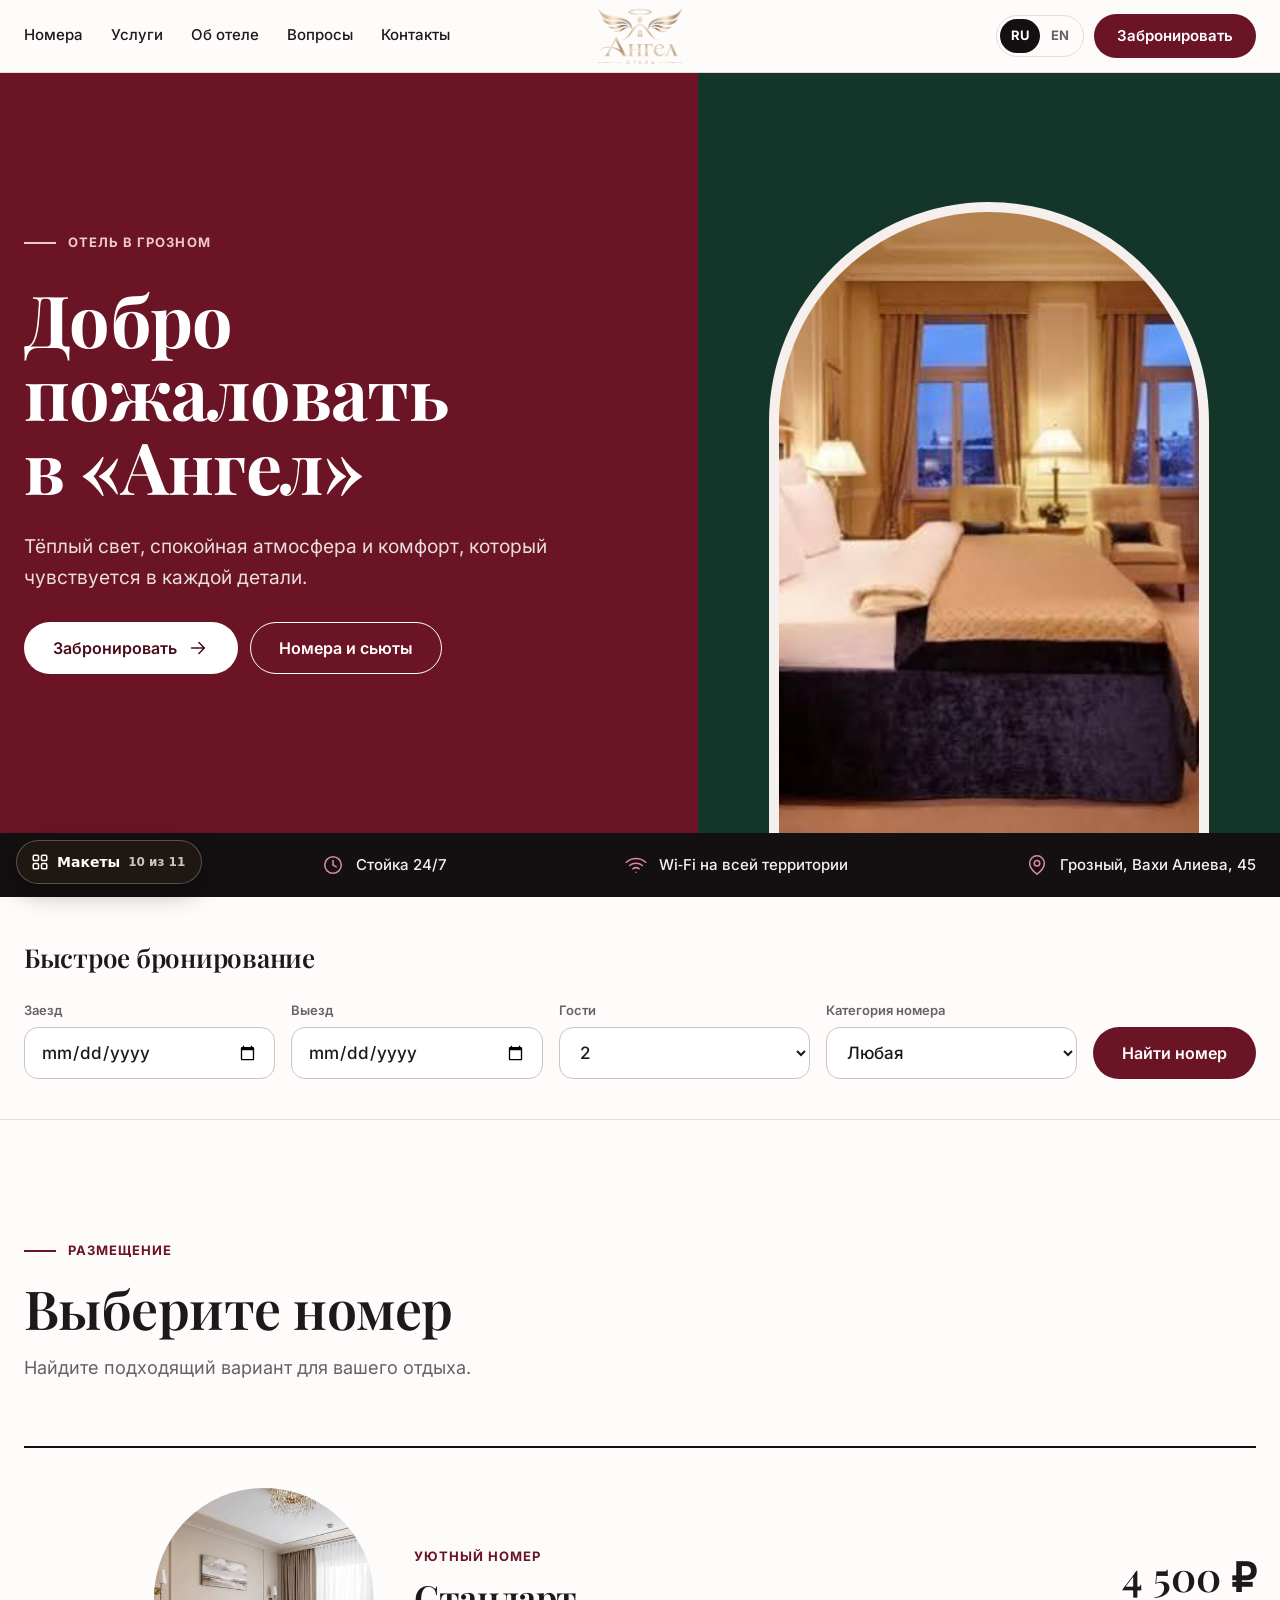
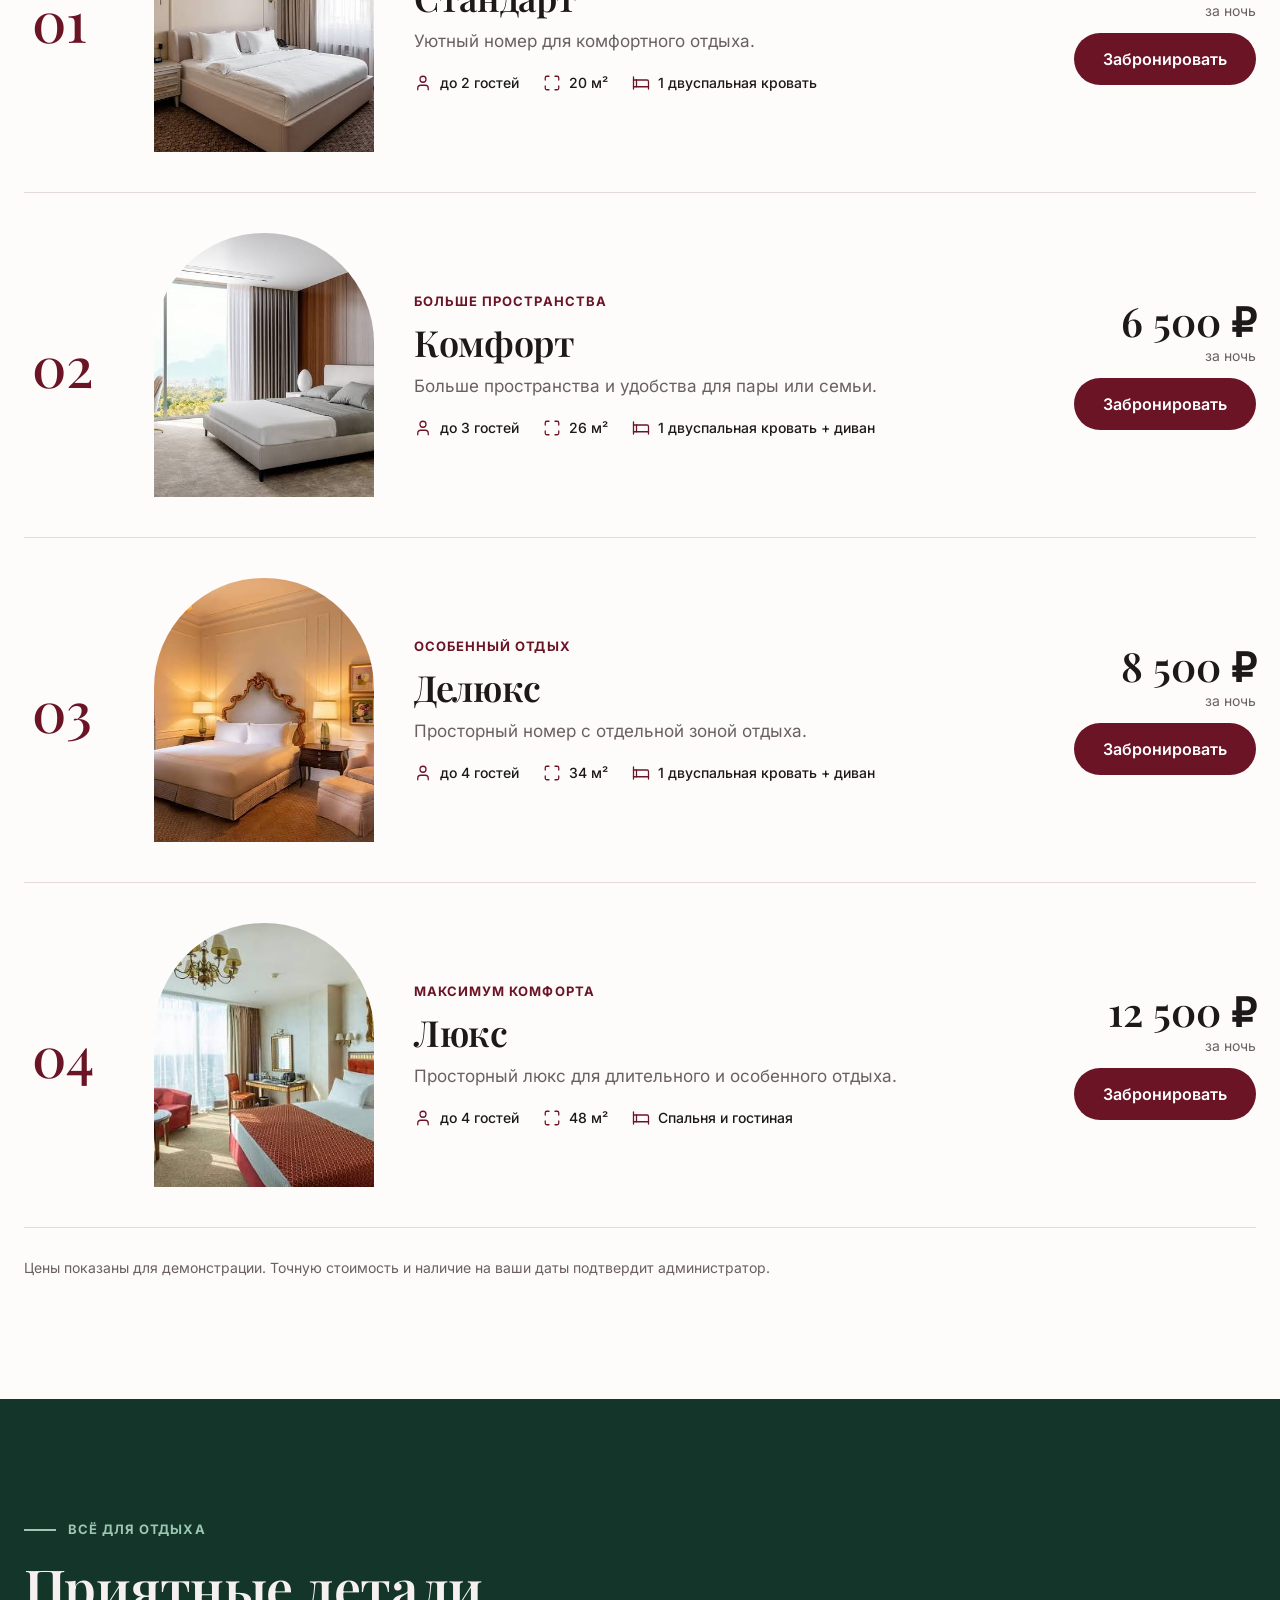
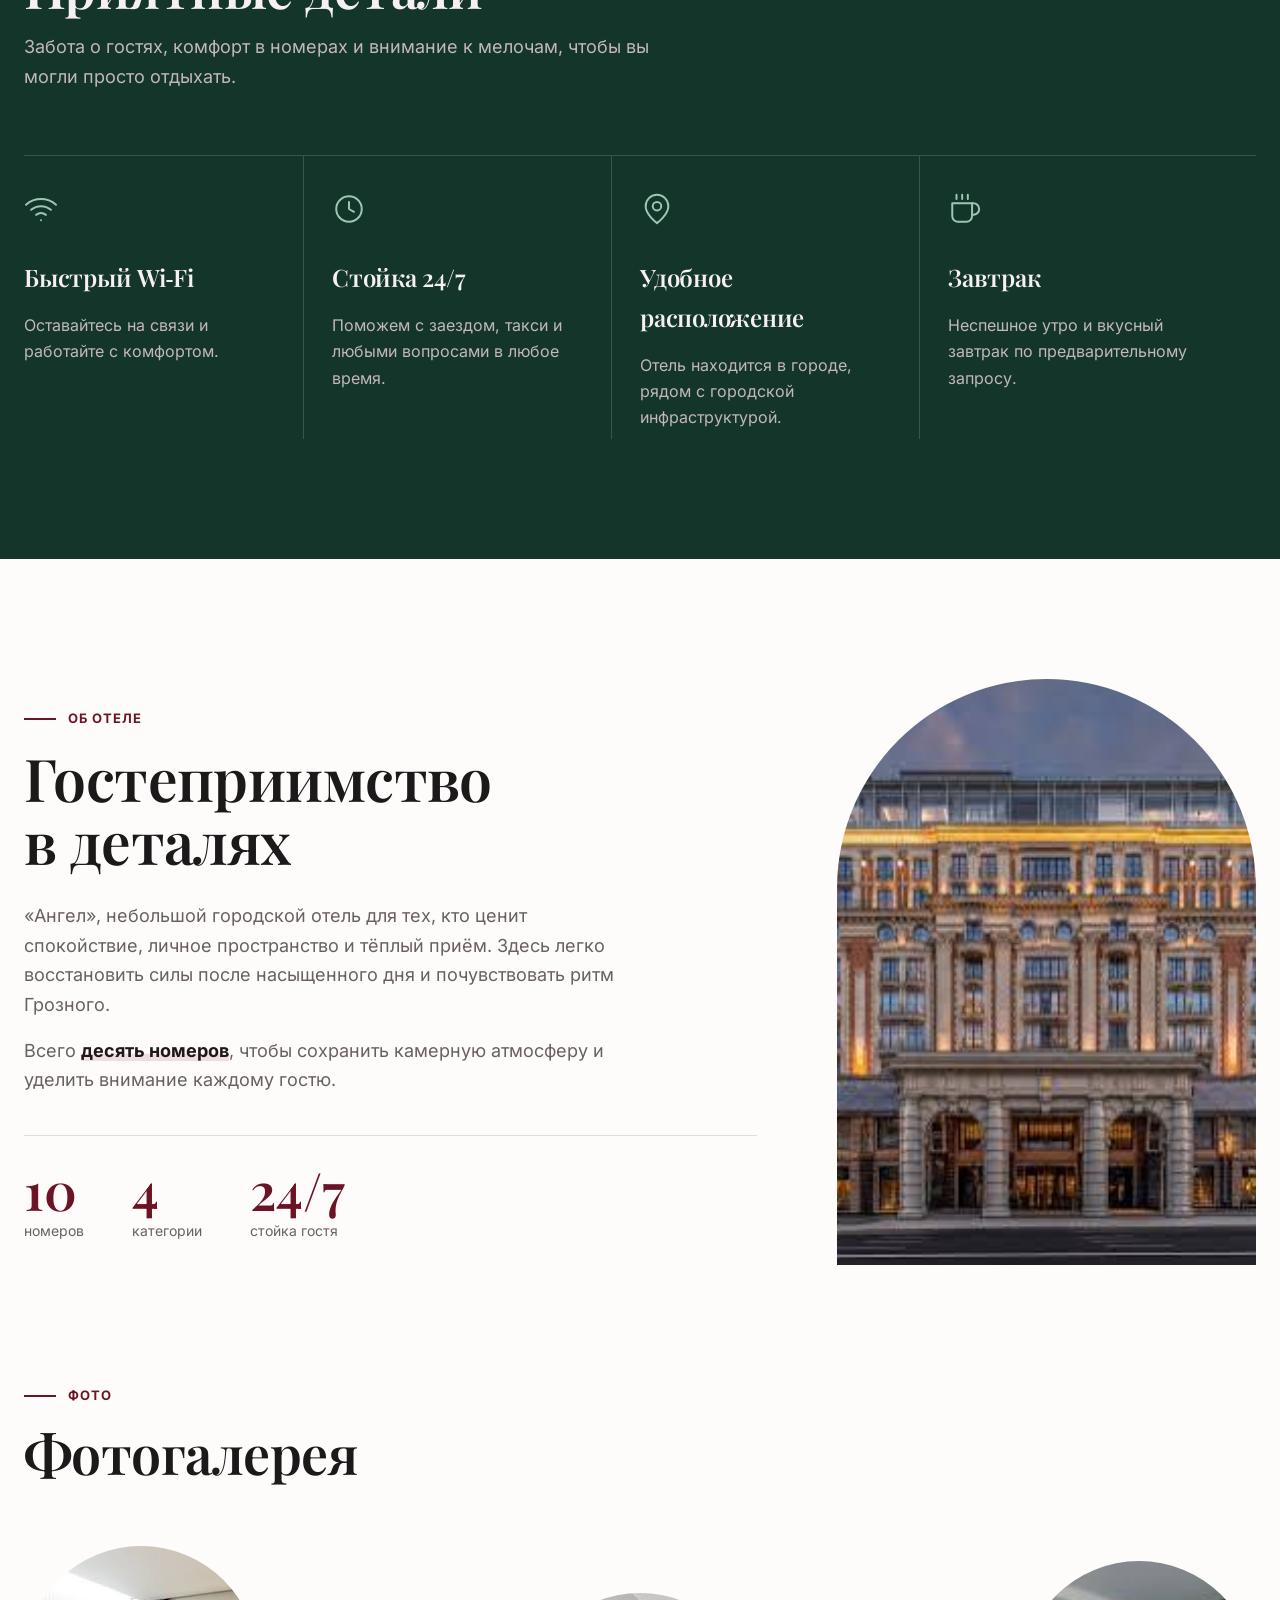
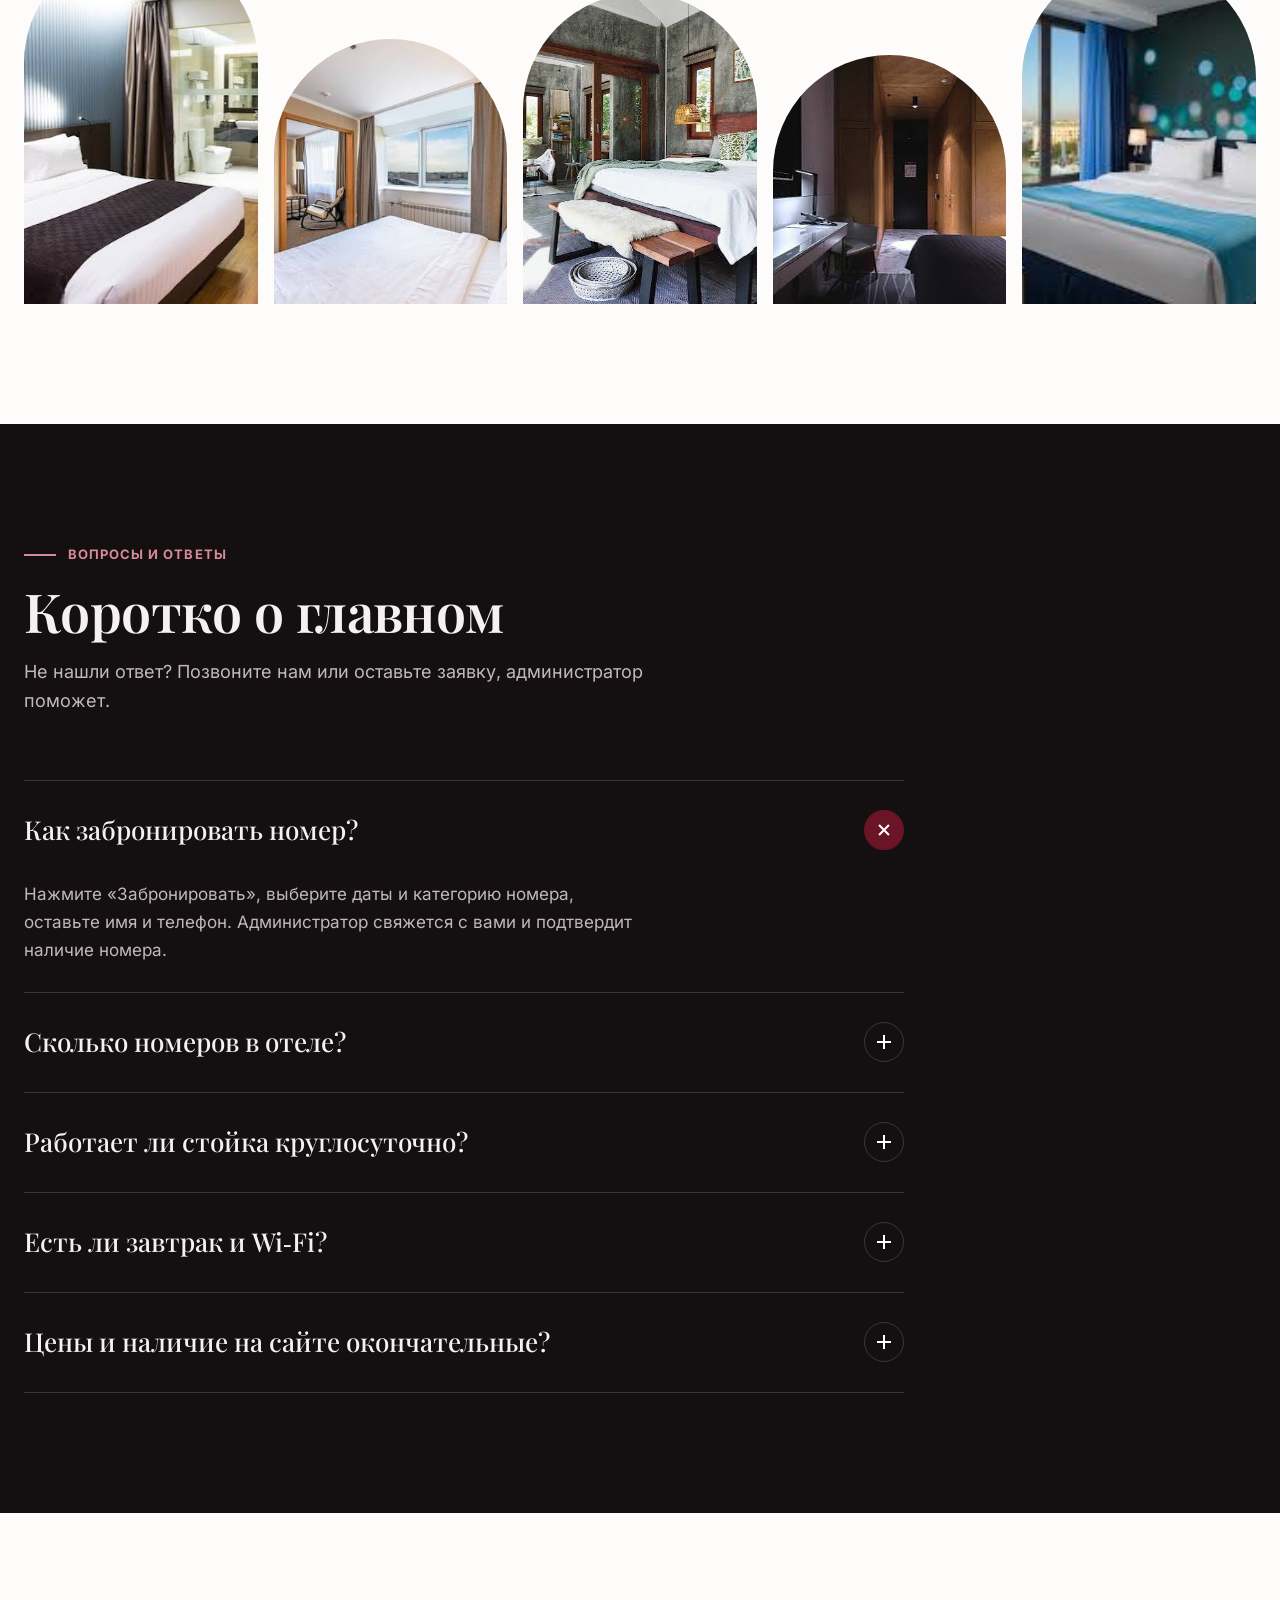
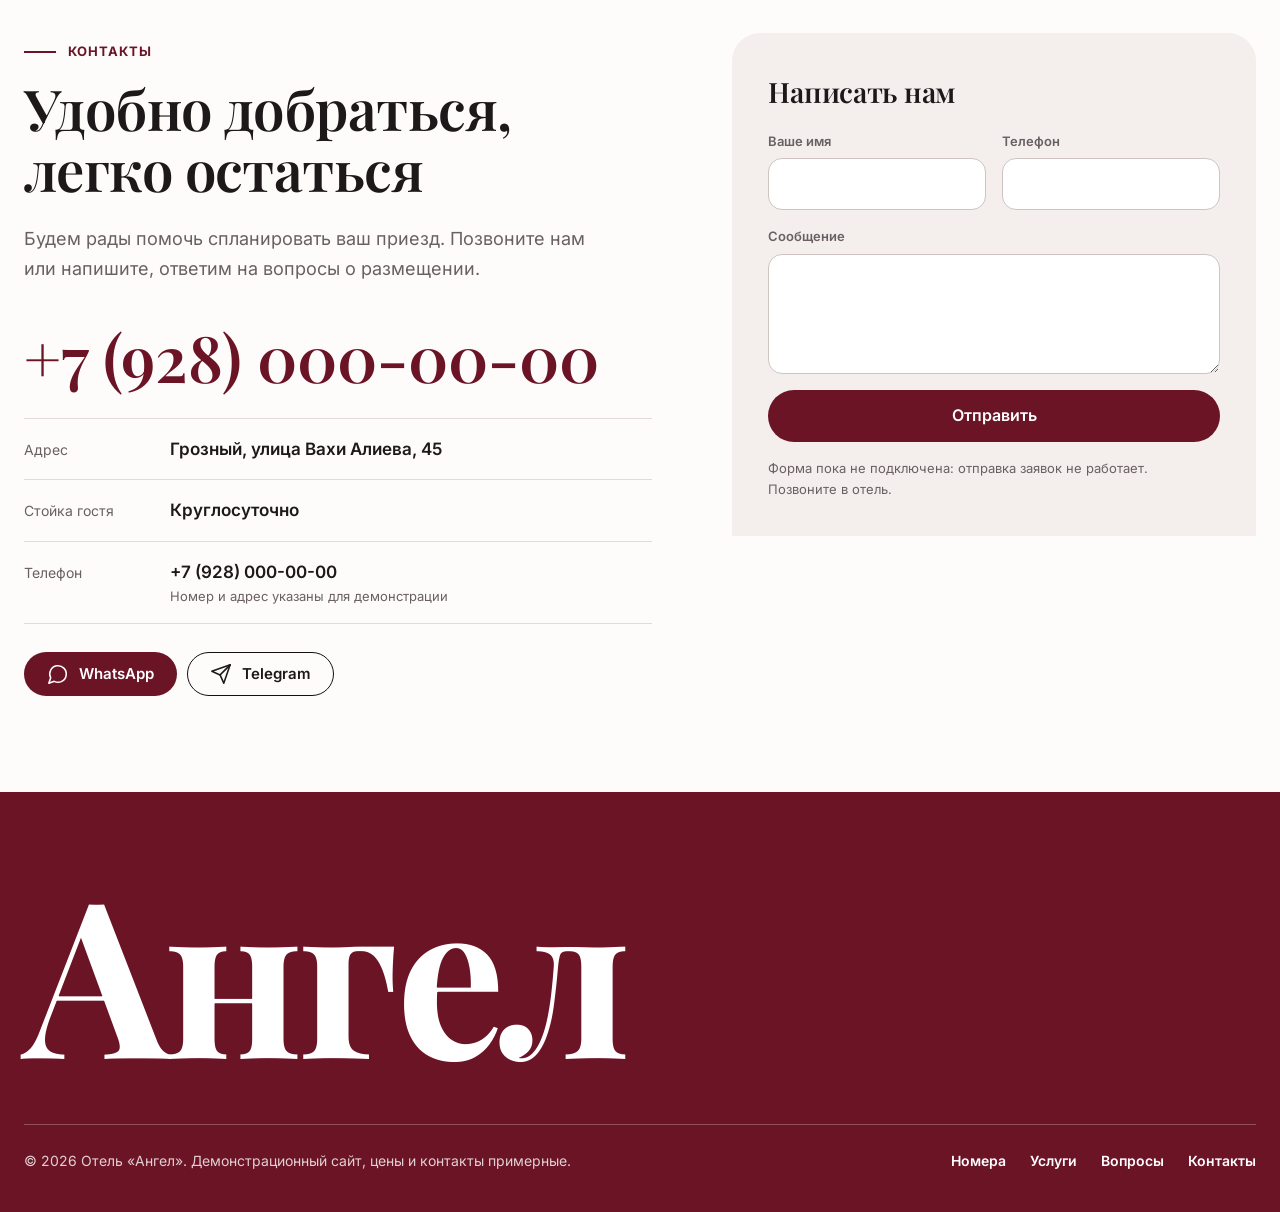
<file: versions/v10/index.html>
<!DOCTYPE html>
<html lang="ru">
<head>
<meta charset="UTF-8">
<meta name="viewport" content="width=device-width, initial-scale=1, viewport-fit=cover">
<meta name="theme-color" content="#fdfcfb">
<meta name="description" content="Ангел, небольшой городской отель в Грозном. Выберите номер и отправьте заявку на бронирование.">
<title data-i18n="meta.title">Ангел, отель в Грозном</title>
<style>
  /* Макет 10. Идея: окна. Фото стоят в арках, как окна отеля. Бордовый, чёрный, белый и тёмно-зелёный лежат ровными полями:
     бордовый для главного экрана и действий, чёрный для текста и вопросов, зелёный для услуг, белый для всего остального. */
  @font-face { font-family: Inter; src: url("../../fonts/inter-cyrillic.woff2") format("woff2"); font-weight: 400 800; font-display: swap; unicode-range: U+0301, U+0400-045F, U+0490-0491, U+04B0-04B1, U+2116; }
  @font-face { font-family: Inter; src: url("../../fonts/inter-latin.woff2") format("woff2"); font-weight: 400 800; font-display: swap; unicode-range: U+0000-00FF, U+0131, U+0152-0153, U+02BB-02BC, U+02C6, U+02DA, U+02DC, U+0304, U+0308, U+0329, U+2000-206F, U+20AC, U+2122, U+2191, U+2193, U+2212, U+2215, U+FEFF, U+FFFD; }
  @font-face { font-family: "Playfair Display"; src: url("../../fonts/playfair-cyrillic.woff2") format("woff2"); font-weight: 500 800; font-display: swap; unicode-range: U+0301, U+0400-045F, U+0490-0491, U+04B0-04B1, U+2116; }
  @font-face { font-family: "Playfair Display"; src: url("../../fonts/playfair-latin.woff2") format("woff2"); font-weight: 500 800; font-display: swap; unicode-range: U+0000-00FF, U+0131, U+0152-0153, U+02BB-02BC, U+02C6, U+02DA, U+02DC, U+0304, U+0308, U+0329, U+2000-206F, U+20AC, U+2122, U+2191, U+2193, U+2212, U+2215, U+FEFF, U+FFFD; }
  :root {
    --white: #fdfcfb; --paper: #f4efed; --black: #141011; --ink: #1d1819; --muted: #6a6063; --line: #e3dbd9;
    --wine: #6b1426; --wine-deep: #4a0d1b; --wine-soft: #f0dde1; --wine-light: #d98a9a;
    --green: #14352a; --green-soft: #1d4a3a; --green-light: #9cc7b2;
    --on-dark: #f6f1f0; --on-dark-mut: #c3b7b9; --on-dark-line: rgb(255 255 255 / .16);
    --serif: "Playfair Display", Georgia, "Times New Roman", serif; --sans: Inter, system-ui, -apple-system, "Segoe UI", sans-serif;
    --ease: cubic-bezier(.22, 1, .36, 1); --arch: 999px 999px 0 0; --wrap: 1240px;
  }
  * { box-sizing: border-box; }
  html { scroll-behavior: smooth; scroll-padding-top: 88px; }
  body { margin: 0; background: var(--white); color: var(--ink); font: 400 17px/1.65 var(--sans); -webkit-font-smoothing: antialiased; overflow-x: clip; }
  h1, h2, h3, p, ul, dl, dd, figure { margin: 0; } ul { padding: 0; list-style: none; }
  img { display: block; max-width: 100%; } a { color: inherit; } button, input, select, textarea { font: inherit; color: inherit; } button { cursor: pointer; }
  :focus-visible { outline: 3px solid var(--wine-light); outline-offset: 3px; }
  svg.i { width: 22px; height: 22px; flex: none; fill: none; stroke: currentColor; stroke-width: 1.7; stroke-linecap: round; stroke-linejoin: round; }
  .w { width: min(var(--wrap), calc(100% - 48px)); margin-inline: auto; }
  h1, h2, h3, .serif { font-family: var(--serif); font-weight: 600; letter-spacing: -.01em; }
  .label { font-size: 13px; font-weight: 600; letter-spacing: .02em; color: var(--muted); }

  .btn { display: inline-flex; align-items: center; justify-content: center; gap: 10px; min-height: 52px; padding: 0 28px; border: 1px solid transparent; border-radius: 999px; font-weight: 600; font-size: 16px; text-decoration: none; white-space: nowrap; transition: background-color .25s var(--ease), color .25s var(--ease), border-color .25s var(--ease), transform .25s var(--ease); }
  .btn:hover { transform: translateY(-2px); } .btn:active { transform: none; }
  .btn.wine { background: var(--wine); color: #fff; } .btn.wine:hover { background: var(--wine-deep); }
  .btn.white { background: #fff; color: var(--wine-deep); } .btn.white:hover { background: var(--wine-soft); }
  .btn.line { border-color: currentColor; background: transparent; } .btn.line:hover { background: rgb(255 255 255 / .12); }
  .btn.small { min-height: 44px; padding: 0 22px; font-size: 15px; }
  .btn:disabled { opacity: .5; cursor: not-allowed; }

  /* шапка */
  header.bar { position: sticky; top: 0; z-index: 50; background: rgb(253 252 251 / .92); -webkit-backdrop-filter: blur(12px); backdrop-filter: blur(12px); border-bottom: 1px solid var(--line); }
  .bar-in { display: grid; grid-template-columns: 1fr auto 1fr; align-items: center; gap: 16px; min-height: 72px; }
  .nav { display: flex; gap: 28px; font-size: 15px; font-weight: 500; }
  .nav a { text-decoration: none; padding: 6px 0; border-bottom: 2px solid transparent; transition: border-color .2s; } .nav a:hover { border-color: var(--wine); }
  .logo { display: inline-flex; align-items: center; gap: 12px; text-decoration: none; font-family: var(--serif); font-size: 26px; font-weight: 700; letter-spacing: .01em; }
  .logo i { display: grid; place-items: center; width: 40px; height: 48px; border-radius: 999px 999px 0 0; background: var(--wine); color: #fff; font-style: normal; font-size: 22px; padding-top: 4px; }
  .tools { display: flex; align-items: center; justify-content: flex-end; gap: 10px; }
  .lang { display: inline-flex; border: 1px solid var(--line); border-radius: 999px; padding: 3px; }
  .lang button { min-width: 40px; height: 34px; padding: 0 10px; border: 0; border-radius: 999px; background: transparent; font-size: 13px; font-weight: 700; color: var(--muted); }
  .lang button[aria-pressed="true"] { background: var(--black); color: #fff; }
  .burger { display: none; width: 44px; height: 44px; border: 1px solid var(--line); border-radius: 50%; background: transparent; place-items: center; }
  .sheet { display: none; border-top: 1px solid var(--line); background: var(--white); } .sheet.open { display: grid; } .sheet a { padding: 16px 24px; text-decoration: none; font-weight: 600; border-bottom: 1px solid var(--line); }

  /* главный экран: бордовое поле слева, арка с фото на зелёном справа */
  .hero { display: grid; grid-template-columns: minmax(0, 6fr) minmax(0, 5fr); min-height: min(760px, calc(100svh - 72px)); }
  .hero-text { background: var(--wine); color: #fff; display: grid; align-content: center; gap: 28px; padding: 64px max(24px, calc((100vw - var(--wrap)) / 2)) 64px max(24px, calc((100vw - var(--wrap)) / 2)); }
  .hero-text .in { display: grid; gap: 28px; max-width: 600px; }
  .hero h1 { font-size: clamp(42px, 5.6vw, 84px); line-height: 1.03; font-weight: 700; text-wrap: balance; }
  .hero-text p { font-size: 19px; color: rgb(255 255 255 / .86); max-width: 30em; }
  .hero-actions { display: flex; flex-wrap: wrap; gap: 12px; }
  .hero-art { background: var(--green); display: grid; place-items: end center; padding: 56px 24px 0; overflow: hidden; }
  .arch { overflow: hidden; border-radius: var(--arch); background: var(--paper); }
  .arch img { width: 100%; height: 100%; object-fit: cover; }
  .hero .arch { width: min(440px, 100%); aspect-ratio: 3 / 4.3; border: 10px solid rgb(255 255 255 / .1); border-bottom: 0; }
  .facts { background: var(--black); color: var(--on-dark); }
  .facts ul { display: flex; flex-wrap: wrap; gap: 8px 40px; justify-content: space-between; padding-block: 20px; }
  .facts li { display: inline-flex; align-items: center; gap: 12px; font-size: 15px; font-weight: 500; } .facts svg.i { color: var(--wine-light); }

  /* быстрое бронирование */
  .quick { position: relative; z-index: 2; margin-top: -1px; padding-block: 40px; background: var(--white); border-bottom: 1px solid var(--line); }
  .quick form { display: grid; grid-template-columns: repeat(4, minmax(0, 1fr)) auto; gap: 16px; align-items: end; }
  .field { display: grid; gap: 6px; min-width: 0; } .field label, .field .label { font-size: 13px; font-weight: 600; color: var(--muted); }
  .field input, .field select, .field textarea { width: 100%; min-width: 0; min-height: 52px; padding: 0 16px; border: 1px solid #cfc4c1; border-radius: 14px; background: #fff; font-weight: 500; transition: border-color .2s, box-shadow .2s; }
  .field textarea { min-height: 120px; padding: 14px 16px; resize: vertical; }
  .field input:focus, .field select:focus, .field textarea:focus { outline: none; border-color: var(--wine); box-shadow: 0 0 0 4px rgb(107 20 38 / .14); }
  .quick h2 { font-size: 26px; margin-bottom: 20px; }

  /* секции */
  .sec { padding-block: 120px; } .sec-head { display: grid; gap: 16px; max-width: 680px; margin-bottom: 64px; }
  .sec-head h2 { font-size: clamp(34px, 4.2vw, 56px); line-height: 1.1; text-wrap: balance; } .sec-head p { color: var(--muted); font-size: 18px; }
  .kicker { display: inline-flex; align-items: center; gap: 12px; font-size: 13px; font-weight: 700; letter-spacing: .08em; text-transform: uppercase; color: var(--wine); } .kicker::before { content: ""; width: 32px; height: 2px; background: currentColor; }

  /* номера: строки, не плитки */
  .rooms { border-top: 2px solid var(--black); }
  .room { display: grid; grid-template-columns: 90px 220px minmax(0, 1fr) auto; gap: 40px; align-items: center; padding-block: 40px; border-bottom: 1px solid var(--line); transition: background-color .3s var(--ease); }
  .room:hover { background: var(--paper); }
  .room .no { font-family: var(--serif); font-size: 56px; font-weight: 500; color: var(--wine); line-height: 1; padding-left: 8px; }
  .room .arch { width: 220px; aspect-ratio: 3 / 3.6; } .room .arch img { transition: transform .8s var(--ease); } .room:hover .arch img { transform: scale(1.06); }
  .room-info { display: grid; gap: 10px; } .room-info .kind { font-size: 13px; font-weight: 700; letter-spacing: .08em; text-transform: uppercase; color: var(--wine); }
  .room-info h3 { font-size: 36px; line-height: 1.1; } .room-info p { color: var(--muted); max-width: 34em; }
  .facts-line { display: flex; flex-wrap: wrap; gap: 8px 24px; margin-top: 6px; font-size: 14px; font-weight: 500; } .facts-line span { display: inline-flex; align-items: center; gap: 8px; } .facts-line svg.i { width: 18px; height: 18px; color: var(--wine); }
  .room-buy { display: grid; gap: 14px; justify-items: end; text-align: right; }
  .price { font-family: var(--serif); font-size: 40px; font-weight: 600; line-height: 1; white-space: nowrap; } .price small { display: block; margin-top: 6px; font: 400 14px var(--sans); color: var(--muted); }
  .note { margin-top: 28px; font-size: 14px; color: var(--muted); }

  /* услуги: тёмно-зелёное поле */
  .green { background: var(--green); color: var(--on-dark); } .green .sec-head p { color: var(--on-dark-mut); } .green .kicker { color: var(--green-light); }
  .services { display: grid; grid-template-columns: repeat(4, minmax(0, 1fr)); border-top: 1px solid var(--on-dark-line); }
  .service { display: grid; gap: 14px; align-content: start; padding: 36px 28px 8px 0; margin-right: 28px; border-right: 1px solid var(--on-dark-line); } .service:last-child { border-right: 0; margin-right: 0; }
  .service svg.i { width: 34px; height: 34px; color: var(--green-light); stroke-width: 1.4; margin-bottom: 18px; }
  .service h3 { font-size: 24px; } .service p { color: var(--on-dark-mut); font-size: 16px; }

  /* об отеле */
  .about { display: grid; grid-template-columns: minmax(0, 7fr) minmax(0, 4fr); gap: 80px; align-items: center; }
  .about h2 { font-size: clamp(34px, 4.6vw, 64px); line-height: 1.08; margin: 16px 0 28px; text-wrap: balance; }
  .about p { color: var(--muted); font-size: 18px; max-width: 34em; } .about p + p { margin-top: 16px; } .about strong { color: var(--ink); font-weight: 700; box-shadow: inset 0 -.4em 0 var(--wine-soft); }
  .about .arch { aspect-ratio: 3 / 4.2; width: 100%; }
  .figs { display: flex; flex-wrap: wrap; gap: 24px 48px; margin-top: 40px; padding-top: 28px; border-top: 1px solid var(--line); }
  .figs b { display: block; font-family: var(--serif); font-size: 52px; font-weight: 600; line-height: 1; color: var(--wine); } .figs span { font-size: 14px; color: var(--muted); }

  /* галерея: окна разной высоты */
  .gallery { display: grid; grid-template-columns: repeat(5, minmax(0, 1fr)); gap: 16px; align-items: end; }
  .gallery .arch { width: 100%; } .gallery li:nth-child(1) .arch { aspect-ratio: 3 / 4.6; } .gallery li:nth-child(2) .arch { aspect-ratio: 3 / 3.4; } .gallery li:nth-child(3) .arch { aspect-ratio: 3 / 4; } .gallery li:nth-child(4) .arch { aspect-ratio: 3 / 3.2; } .gallery li:nth-child(5) .arch { aspect-ratio: 3 / 4.4; }
  .gallery img { transition: transform .8s var(--ease); } .gallery li:hover img { transform: scale(1.06); }

  /* вопросы: чёрное поле */
  .black { background: var(--black); color: var(--on-dark); } .black .sec-head p { color: var(--on-dark-mut); } .black .kicker { color: var(--wine-light); }
  .faq { max-width: 880px; border-top: 1px solid var(--on-dark-line); }
  .faq details { border-bottom: 1px solid var(--on-dark-line); }
  .faq summary { display: flex; align-items: center; justify-content: space-between; gap: 24px; padding: 28px 0; list-style: none; cursor: pointer; font-family: var(--serif); font-size: 26px; font-weight: 500; }
  .faq summary::-webkit-details-marker { display: none; }
  .faq summary i { position: relative; flex: none; width: 40px; height: 40px; border: 1px solid var(--on-dark-line); border-radius: 50%; transition: background-color .25s, transform .35s var(--ease); }
  .faq summary i::before, .faq summary i::after { content: ""; position: absolute; left: 50%; top: 50%; width: 14px; height: 2px; background: #fff; translate: -50% -50%; } .faq summary i::after { rotate: 90deg; }
  .faq details[open] summary i { background: var(--wine); border-color: var(--wine); transform: rotate(45deg); }
  .faq details p { padding: 0 64px 28px 0; color: var(--on-dark-mut); max-width: 40em; }

  /* контакты */
  .contacts { display: grid; grid-template-columns: minmax(0, 6fr) minmax(0, 5fr); gap: 80px; align-items: start; }
  .contacts h2 { font-size: clamp(34px, 4.4vw, 58px); line-height: 1.08; margin: 16px 0 24px; text-wrap: balance; }
  .contacts > div > p { color: var(--muted); font-size: 18px; max-width: 32em; }
  .phone { display: block; margin-top: 40px; font-family: var(--serif); font-size: clamp(36px, 5vw, 64px); font-weight: 600; line-height: 1.05; text-decoration: none; color: var(--wine); } .phone:hover { color: var(--wine-deep); }
  .dl { display: grid; gap: 0; margin-top: 28px; border-top: 1px solid var(--line); } .dl div { display: grid; grid-template-columns: 130px 1fr; gap: 16px; padding: 16px 0; border-bottom: 1px solid var(--line); } .dl dt { color: var(--muted); font-size: 14px; padding-top: 3px; } .dl dd { font-weight: 600; } .dl small { display: block; font-weight: 400; color: var(--muted); font-size: 13px; }
  .msgrs { display: flex; flex-wrap: wrap; gap: 10px; margin-top: 28px; }
  .form { display: grid; gap: 16px; padding: 36px; background: var(--paper); border-radius: 28px 28px 0 0; } .form h3 { font-size: 28px; }
  .form .fields { display: grid; grid-template-columns: 1fr 1fr; gap: 16px; } .form .wide { grid-column: 1 / -1; } .fine { font-size: 13px; color: var(--muted); }

  footer { background: var(--wine); color: #fff; padding: 80px 0 40px; }
  .foot-mast { font-family: var(--serif); font-weight: 700; font-size: clamp(64px, 17vw, 240px); line-height: .9; letter-spacing: -.02em; margin-bottom: 56px; text-decoration: none; display: block; }
  .foot-row { display: flex; flex-wrap: wrap; justify-content: space-between; align-items: center; gap: 16px 32px; padding-top: 24px; border-top: 1px solid rgb(255 255 255 / .25); font-size: 14px; color: rgb(255 255 255 / .8); }
  .foot-row nav { display: flex; flex-wrap: wrap; gap: 8px 24px; } .foot-row a { text-decoration: none; font-weight: 600; color: #fff; } .foot-row a:hover { text-decoration: underline; }

  /* окно бронирования и сообщение */
  dialog { width: min(600px, calc(100% - 24px)); max-height: calc(100dvh - 24px); padding: 0; border: 0; border-radius: 32px 32px 0 0; background: var(--white); color: var(--ink); overflow: auto; box-shadow: 0 30px 80px rgb(0 0 0 / .4); }
  dialog::backdrop { background: rgb(20 8 12 / .62); -webkit-backdrop-filter: blur(4px); backdrop-filter: blur(4px); }
  dialog[open] { animation: up .45s var(--ease) both; } @keyframes up { from { opacity: 0; transform: translateY(32px); } }
  .dlg { display: grid; gap: 20px; padding: 40px; position: relative; } .dlg h2 { font-size: 32px; padding-right: 56px; } .dlg p.cap { color: var(--muted); }
  .dlg .x { position: absolute; right: 20px; top: 20px; width: 44px; height: 44px; border: 1px solid var(--line); border-radius: 50%; background: transparent; display: grid; place-items: center; }
  .dlg .fields { display: grid; grid-template-columns: 1fr 1fr; gap: 16px; } .dlg form { display: grid; gap: 18px; }
  .total { padding: 20px 24px; border-radius: 16px; background: var(--green); color: var(--on-dark); display: grid; gap: 2px; } .total .label { color: var(--green-light); }
  .total b { font-family: var(--serif); font-size: 44px; font-weight: 600; line-height: 1.1; } .total small { color: var(--on-dark-mut); }
  .toast { position: fixed; left: 50%; bottom: 24px; z-index: 90; max-width: min(520px, calc(100% - 32px)); padding: 16px 24px; border-radius: 999px; background: var(--black); color: #fff; font-weight: 600; font-size: 15px; translate: -50% 24px; opacity: 0; pointer-events: none; transition: opacity .3s, translate .4s var(--ease); } .toast.show { opacity: 1; translate: -50% 0; }

  .rv { opacity: 1; } .js .rv { opacity: 0; transform: translateY(24px); transition: opacity .7s var(--ease), transform .8s var(--ease); } .js .rv.in { opacity: 1; transform: none; }

  @media (max-width: 1100px) {
    .nav { display: none; } .burger { display: grid; } .bar-in { grid-template-columns: auto 1fr; } .tools { gap: 8px; } .logo { font-size: 22px; }
    .hero { grid-template-columns: minmax(0, 1fr); } .hero-art { padding-top: 40px; } .hero .arch { width: min(340px, 100%); }
    .quick form { grid-template-columns: repeat(2, minmax(0, 1fr)); } .quick form .btn { grid-column: 1 / -1; }
    .room { grid-template-columns: 64px 160px minmax(0, 1fr); gap: 24px; } .room .arch { width: 160px; } .room .no { font-size: 40px; } .room-buy { grid-column: 1 / -1; grid-template-columns: 1fr auto; align-items: center; justify-items: start; text-align: left; }
    .services { grid-template-columns: repeat(2, minmax(0, 1fr)); } .service { border-right: 0; margin-right: 0; padding-right: 0; border-bottom: 1px solid var(--on-dark-line); padding-bottom: 28px; }
    .about, .contacts { grid-template-columns: minmax(0, 1fr); gap: 48px; } .about .arch { max-width: 360px; }
    .gallery { grid-template-columns: repeat(3, minmax(0, 1fr)); } .sec { padding-block: 88px; }
  }
  @media (max-width: 640px) {
    body { font-size: 16px; } .w { width: calc(100% - 32px); } .sec { padding-block: 64px; } .sec-head { margin-bottom: 40px; }
    .hero-text { padding: 48px 16px; } .tools .btn { display: none; }
    .quick form { grid-template-columns: minmax(0, 1fr); } .quick { padding-block: 28px; }
    .room { grid-template-columns: 110px minmax(0, 1fr); gap: 16px; padding-block: 28px; } .room .no { display: none; } .room .arch { width: 110px; } .room-info h3 { font-size: 26px; } .room-info p { font-size: 15px; } .price { font-size: 32px; }
    .services { grid-template-columns: minmax(0, 1fr); } .gallery { grid-template-columns: repeat(2, minmax(0, 1fr)); } .gallery li:nth-child(5) { display: none; }
    .faq summary { font-size: 21px; padding: 22px 0; } .faq details p { padding-right: 0; }
    .form { padding: 24px 18px; } .form .fields, .dlg .fields { grid-template-columns: minmax(0, 1fr); } .dlg { padding: 28px 18px; } .dl div { grid-template-columns: 1fr; gap: 2px; }
    footer { padding-top: 56px; } .facts ul { justify-content: flex-start; }
  }
  @media (prefers-reduced-motion: reduce) { * { transition-duration: .01ms !important; animation: none !important; scroll-behavior: auto !important; } .js .rv { opacity: 1; transform: none; } }
</style>
</head>
<body>
<svg width="0" height="0" style="position:absolute" aria-hidden="true" focusable="false">
  <symbol id="i-bed" viewBox="0 0 24 24"><path d="M2 4v16"/><path d="M2 8h18a2 2 0 0 1 2 2v10"/><path d="M2 17h20"/><path d="M6 8v9"/></symbol>
  <symbol id="i-user" viewBox="0 0 24 24"><path d="M19 21v-2a4 4 0 0 0-4-4H9a4 4 0 0 0-4 4v2"/><circle cx="12" cy="7" r="4"/></symbol>
  <symbol id="i-size" viewBox="0 0 24 24"><path d="M8 3H5a2 2 0 0 0-2 2v3m18 0V5a2 2 0 0 0-2-2h-3m0 18h3a2 2 0 0 0 2-2v-3M3 16v3a2 2 0 0 0 2 2h3"/></symbol>
  <symbol id="i-wifi" viewBox="0 0 24 24"><path d="M5 12.55a11 11 0 0 1 14 0M1.42 9a16 16 0 0 1 21.16 0M8.53 16.11a6 6 0 0 1 6.95 0"/><path d="M12 20h.01"/></symbol>
  <symbol id="i-clock" viewBox="0 0 24 24"><circle cx="12" cy="12" r="9"/><path d="M12 7v5l3.5 2"/></symbol>
  <symbol id="i-pin" viewBox="0 0 24 24"><path d="M20 10c0 6-8 12-8 12s-8-6-8-12a8 8 0 0 1 16 0Z"/><circle cx="12" cy="10" r="3"/></symbol>
  <symbol id="i-coffee" viewBox="0 0 24 24"><path d="M17 8h1a4 4 0 0 1 0 8h-1"/><path d="M3 8h14v9a4 4 0 0 1-4 4H7a4 4 0 0 1-4-4Z"/><path d="M6 2v3M10 2v3M14 2v3"/></symbol>
  <symbol id="i-menu" viewBox="0 0 24 24"><path d="M4 7h16M4 12h16M4 17h16"/></symbol>
  <symbol id="i-x" viewBox="0 0 24 24"><path d="M18 6 6 18M6 6l12 12"/></symbol>
  <symbol id="i-chat" viewBox="0 0 24 24"><path d="M7.9 20A9 9 0 1 0 4 16.1L2 22Z"/></symbol>
  <symbol id="i-send" viewBox="0 0 24 24"><path d="m22 2-7 20-4-9-9-4Z"/><path d="M22 2 11 13"/></symbol>
  <symbol id="i-arrow" viewBox="0 0 24 24"><path d="M5 12h14M13 6l6 6-6 6"/></symbol>
</svg>

<header class="bar" id="top">
  <div class="w bar-in">
    <nav class="nav" aria-label="Разделы" data-i18n-attr="aria-label:nav.label"><a href="#rooms" data-i18n="nav.rooms">Номера</a><a href="#services" data-i18n="nav.services">Услуги</a><a href="#about" data-i18n="nav.about">Об отеле</a><a href="#faq" data-i18n="nav.faq">Вопросы</a><a href="#contacts" data-i18n="nav.contacts">Контакты</a></nav>
    <a class="logo" href="#top" aria-label="Ангел" data-i18n-attr="aria-label:brand.home"><img src="../../logo.png" alt="Ангел, отель" style="height:56px;width:auto;display:block"></a>
    <div class="tools">
      <div class="lang" role="group" aria-label="Язык" data-i18n-attr="aria-label:lang.label"><button type="button" data-lang="ru" aria-pressed="true">RU</button><button type="button" data-lang="en" aria-pressed="false">EN</button></div>
      <button class="btn wine small" type="button" data-book data-i18n="book">Забронировать</button>
      <button class="burger" type="button" id="burger" aria-expanded="false" aria-controls="sheet" aria-label="Меню" data-i18n-attr="aria-label:menu"><svg class="i" aria-hidden="true"><use href="#i-menu"/></svg></button>
    </div>
  </div>
  <nav class="sheet" id="sheet" aria-label="Разделы" data-i18n-attr="aria-label:nav.label"><a href="#rooms" data-i18n="nav.rooms">Номера</a><a href="#services" data-i18n="nav.services">Услуги</a><a href="#about" data-i18n="nav.about">Об отеле</a><a href="#faq" data-i18n="nav.faq">Вопросы</a><a href="#contacts" data-i18n="nav.contacts">Контакты</a><a href="#" data-book data-i18n="book">Забронировать</a></nav>
</header>

<main>
  <section class="hero" aria-labelledby="h1">
    <div class="hero-text"><div class="in">
      <span class="kicker" style="color:#f0c8d0" data-i18n="hero.kick">Отель в Грозном</span>
      <h1 id="h1" data-i18n="hero.title">Добро пожаловать в «Ангел»</h1>
      <p data-i18n="hero.lead">Тёплый свет, спокойная атмосфера и комфорт, который чувствуется в каждой детали.</p>
      <div class="hero-actions"><button class="btn white" type="button" data-book><span data-i18n="book">Забронировать</span><svg class="i" aria-hidden="true"><use href="#i-arrow"/></svg></button><a class="btn line" href="#rooms" data-i18n="hero.rooms">Номера и сьюты</a></div>
    </div></div>
    <div class="hero-art"><div class="arch"><img src="../../photo-4.jpg" alt="Просторный номер с тёплым светом и большой кроватью" data-i18n-attr="alt:hero.alt" width="738" height="414" fetchpriority="high"></div></div>
  </section>
  <div class="facts"><ul class="w"><li><svg class="i" aria-hidden="true"><use href="#i-bed"/></svg><span data-i18n="hero.f1">10 номеров</span></li><li><svg class="i" aria-hidden="true"><use href="#i-clock"/></svg><span data-i18n="hero.f2">Стойка 24/7</span></li><li><svg class="i" aria-hidden="true"><use href="#i-wifi"/></svg><span data-i18n="hero.f3">Wi‑Fi на всей территории</span></li><li><svg class="i" aria-hidden="true"><use href="#i-pin"/></svg><span data-i18n="hero.f4">Грозный, Вахи Алиева, 45</span></li></ul></div>

  <section class="quick" aria-labelledby="qT"><div class="w">
    <h2 id="qT" class="serif" data-i18n="quick.title">Быстрое бронирование</h2>
    <form id="quick">
      <div class="field"><label for="qIn" data-i18n="f.in">Заезд</label><input id="qIn" type="date"></div>
      <div class="field"><label for="qOut" data-i18n="f.out">Выезд</label><input id="qOut" type="date"></div>
      <div class="field"><label for="qGuests" data-i18n="f.guests">Гости</label><select id="qGuests"><option>1</option><option selected>2</option><option>3</option><option>4</option></select></div>
      <div class="field"><label for="qRoom" data-i18n="f.room">Категория номера</label><select id="qRoom"></select></div>
      <button class="btn wine" type="submit" data-i18n="quick.go">Найти номер</button>
    </form>
  </div></section>

  <section class="sec" id="rooms" aria-labelledby="roomsT"><div class="w">
    <div class="sec-head rv"><span class="kicker" data-i18n="rooms.kick">Размещение</span><h2 id="roomsT" data-i18n="rooms.title">Выберите номер</h2><p data-i18n="rooms.lead">Найдите подходящий вариант для вашего отдыха.</p></div>
    <ul class="rooms">
      <li class="room rv" data-room="standard" data-price="4500"><span class="no" aria-hidden="true">01</span><div class="arch"><img src="../../photo-3.jpg" alt="Номер Стандарт: кровать у окна с шторами" data-i18n-attr="alt:r.standard.alt" width="638" height="480" loading="lazy"></div>
        <div class="room-info"><span class="kind" data-i18n="r.standard.kind">Уютный номер</span><h3 data-i18n="r.standard.name">Стандарт</h3><p data-i18n="r.standard.desc">Уютный номер для комфортного отдыха.</p><div class="facts-line"><span><svg class="i" aria-hidden="true"><use href="#i-user"/></svg><span data-i18n="r.standard.cap">до 2 гостей</span></span><span><svg class="i" aria-hidden="true"><use href="#i-size"/></svg>20 м²</span><span><svg class="i" aria-hidden="true"><use href="#i-bed"/></svg><span data-i18n="r.standard.beds">1 двуспальная кровать</span></span></div></div>
        <div class="room-buy"><p class="price"><span data-price-view>4 500 ₽</span><small data-i18n="perNightLabel">за ночь</small></p><button class="btn wine" type="button" data-book data-room-pick="standard" data-i18n="book">Забронировать</button></div></li>
      <li class="room rv" data-room="comfort" data-price="6500"><span class="no" aria-hidden="true">02</span><div class="arch"><img src="../../photo-1.jpg" alt="Номер Комфорт: светлая комната с большим окном" data-i18n-attr="alt:r.comfort.alt" width="678" height="452" loading="lazy"></div>
        <div class="room-info"><span class="kind" data-i18n="r.comfort.kind">Больше пространства</span><h3 data-i18n="r.comfort.name">Комфорт</h3><p data-i18n="r.comfort.desc">Больше пространства и удобства для пары или семьи.</p><div class="facts-line"><span><svg class="i" aria-hidden="true"><use href="#i-user"/></svg><span data-i18n="r.comfort.cap">до 3 гостей</span></span><span><svg class="i" aria-hidden="true"><use href="#i-size"/></svg>26 м²</span><span><svg class="i" aria-hidden="true"><use href="#i-bed"/></svg><span data-i18n="r.comfort.beds">1 двуспальная кровать + диван</span></span></div></div>
        <div class="room-buy"><p class="price"><span data-price-view>6 500 ₽</span><small data-i18n="perNightLabel">за ночь</small></p><button class="btn wine" type="button" data-book data-room-pick="comfort" data-i18n="book">Забронировать</button></div></li>
      <li class="room rv" data-room="deluxe" data-price="8500"><span class="no" aria-hidden="true">03</span><div class="arch"><img src="../../photo-10.jpg" alt="Номер Делюкс: тёплый свет, кровать и кресло" data-i18n-attr="alt:r.deluxe.alt" width="638" height="480" loading="lazy"></div>
        <div class="room-info"><span class="kind" data-i18n="r.deluxe.kind">Особенный отдых</span><h3 data-i18n="r.deluxe.name">Делюкс</h3><p data-i18n="r.deluxe.desc">Просторный номер с отдельной зоной отдыха.</p><div class="facts-line"><span><svg class="i" aria-hidden="true"><use href="#i-user"/></svg><span data-i18n="r.deluxe.cap">до 4 гостей</span></span><span><svg class="i" aria-hidden="true"><use href="#i-size"/></svg>34 м²</span><span><svg class="i" aria-hidden="true"><use href="#i-bed"/></svg><span data-i18n="r.deluxe.beds">1 двуспальная кровать + диван</span></span></div></div>
        <div class="room-buy"><p class="price"><span data-price-view>8 500 ₽</span><small data-i18n="perNightLabel">за ночь</small></p><button class="btn wine" type="button" data-book data-room-pick="deluxe" data-i18n="book">Забронировать</button></div></li>
      <li class="room rv" data-room="lux" data-price="12500"><span class="no" aria-hidden="true">04</span><div class="arch"><img src="../../photo-6.jpg" alt="Номер Люкс: спальня с большой кроватью и окнами" data-i18n-attr="alt:r.lux.alt" width="588" height="340" loading="lazy"></div>
        <div class="room-info"><span class="kind" data-i18n="r.lux.kind">Максимум комфорта</span><h3 data-i18n="r.lux.name">Люкс</h3><p data-i18n="r.lux.desc">Просторный люкс для длительного и особенного отдыха.</p><div class="facts-line"><span><svg class="i" aria-hidden="true"><use href="#i-user"/></svg><span data-i18n="r.lux.cap">до 4 гостей</span></span><span><svg class="i" aria-hidden="true"><use href="#i-size"/></svg>48 м²</span><span><svg class="i" aria-hidden="true"><use href="#i-bed"/></svg><span data-i18n="r.lux.beds">Спальня и гостиная</span></span></div></div>
        <div class="room-buy"><p class="price"><span data-price-view>12 500 ₽</span><small data-i18n="perNightLabel">за ночь</small></p><button class="btn wine" type="button" data-book data-room-pick="lux" data-i18n="book">Забронировать</button></div></li>
    </ul>
    <p class="note" data-i18n="rooms.note">Цены показаны для демонстрации. Точную стоимость и наличие на ваши даты подтвердит администратор.</p>
  </div></section>

  <section class="sec green" id="services" aria-labelledby="svcT"><div class="w">
    <div class="sec-head rv"><span class="kicker" data-i18n="svc.kick">Всё для отдыха</span><h2 id="svcT" data-i18n="svc.title">Приятные детали</h2><p data-i18n="svc.lead">Забота о гостях, комфорт в номерах и внимание к мелочам, чтобы вы могли просто отдыхать.</p></div>
    <ul class="services rv">
      <li class="service"><svg class="i" aria-hidden="true"><use href="#i-wifi"/></svg><h3 data-i18n="svc.wifi.t">Быстрый Wi‑Fi</h3><p data-i18n="svc.wifi.d">Оставайтесь на связи и работайте с комфортом.</p></li>
      <li class="service"><svg class="i" aria-hidden="true"><use href="#i-clock"/></svg><h3 data-i18n="svc.desk.t">Стойка 24/7</h3><p data-i18n="svc.desk.d">Поможем с заездом, такси и любыми вопросами в любое время.</p></li>
      <li class="service"><svg class="i" aria-hidden="true"><use href="#i-pin"/></svg><h3 data-i18n="svc.loc.t">Удобное расположение</h3><p data-i18n="svc.loc.d">Отель находится в городе, рядом с городской инфраструктурой.</p></li>
      <li class="service"><svg class="i" aria-hidden="true"><use href="#i-coffee"/></svg><h3 data-i18n="svc.bf.t">Завтрак</h3><p data-i18n="svc.bf.d">Неспешное утро и вкусный завтрак по предварительному запросу.</p></li>
    </ul>
  </div></section>

  <section class="sec" id="about" aria-labelledby="aboutT"><div class="w about">
    <div class="rv"><span class="kicker" data-i18n="about.kick">Об отеле</span><h2 id="aboutT" data-i18n="about.title">Гостеприимство в деталях</h2>
      <p data-i18n="about.p1">«Ангел», небольшой городской отель для тех, кто ценит спокойствие, личное пространство и тёплый приём. Здесь легко восстановить силы после насыщенного дня и почувствовать ритм Грозного.</p>
      <p data-i18n-html="about.p2">Всего <strong>десять номеров</strong>, чтобы сохранить камерную атмосферу и уделить внимание каждому гостю.</p>
      <div class="figs"><div><b>10</b><span data-i18n="tile.rooms">номеров</span></div><div><b>4</b><span data-i18n="tile.cats">категории</span></div><div><b>24/7</b><span data-i18n="tile.desk">стойка гостя</span></div></div></div>
    <div class="arch rv"><img src="../../photo-0.jpg" alt="Фасад отеля вечером, окна светятся тёплым светом" data-i18n-attr="alt:about.alt" width="459" height="289" loading="lazy"></div>
  </div></section>

  <section class="sec" id="gallery" style="padding-top:0" aria-labelledby="galT"><div class="w">
    <div class="sec-head rv"><span class="kicker" data-i18n="gal.kick">Фото</span><h2 id="galT" data-i18n="gal.title">Фотогалерея</h2></div>
    <ul class="gallery rv">
      <li><div class="arch"><img src="../../photo-5.jpg" alt="Кровать и ванная комната за стеклянной перегородкой" data-i18n-attr="alt:g2" width="678" height="452" loading="lazy"></div></li>
      <li><div class="arch"><img src="../../photo-2.jpg" alt="Кровать у окна, коричневые шторы и торшер" data-i18n-attr="alt:g3" width="547" height="365" loading="lazy"></div></li>
      <li><div class="arch"><img src="../../photo-8.jpg" alt="Номер с бетонными стенами, деревом и зелёными акцентами" data-i18n-attr="alt:g4" width="638" height="480" loading="lazy"></div></li>
      <li><div class="arch"><img src="../../photo-9.jpg" alt="Номер с рабочим столом и тёмной отделкой" data-i18n-attr="alt:g5" width="579" height="320" loading="lazy"></div></li>
      <li><div class="arch"><img src="../../photo-7.jpg" alt="Номер с окном на набережную и бирюзовым пледом" data-i18n-attr="alt:g6" width="266" height="190" loading="lazy"></div></li>
    </ul>
  </div></section>

  <section class="sec black" id="faq" aria-labelledby="faqT"><div class="w">
    <div class="sec-head rv"><span class="kicker" data-i18n="faq.kick">Вопросы и ответы</span><h2 id="faqT" data-i18n="faq.title">Коротко о главном</h2><p data-i18n="faq.lead">Не нашли ответ? Позвоните нам или оставьте заявку, администратор поможет.</p></div>
    <div class="faq rv">
      <details open><summary><span data-i18n="faq.q1">Как забронировать номер?</span><i aria-hidden="true"></i></summary><p data-i18n="faq.a1">Нажмите «Забронировать», выберите даты и категорию номера, оставьте имя и телефон. Администратор свяжется с вами и подтвердит наличие номера.</p></details>
      <details><summary><span data-i18n="faq.q2">Сколько номеров в отеле?</span><i aria-hidden="true"></i></summary><p data-i18n="faq.a2">Всего десять номеров в четырёх категориях: Стандарт, Комфорт, Делюкс и Люкс. Камерный формат позволяет уделить внимание каждому гостю.</p></details>
      <details><summary><span data-i18n="faq.q3">Работает ли стойка круглосуточно?</span><i aria-hidden="true"></i></summary><p data-i18n="faq.a3">Да, стойка гостя работает 24/7: поможем с заездом, такси и любыми вопросами в любое время.</p></details>
      <details><summary><span data-i18n="faq.q4">Есть ли завтрак и Wi‑Fi?</span><i aria-hidden="true"></i></summary><p data-i18n="faq.a4">Wi‑Fi доступен на всей территории отеля. Завтрак организуем по предварительному запросу.</p></details>
      <details><summary><span data-i18n="faq.q5">Цены и наличие на сайте окончательные?</span><i aria-hidden="true"></i></summary><p data-i18n="faq.a5">Сейчас сайт демонстрационный: цены и данные примерные. Точную стоимость и доступность на ваши даты подтверждает администратор.</p></details>
    </div>
  </div></section>

  <section class="sec" id="contacts" style="padding-bottom:96px" aria-labelledby="ctT"><div class="w contacts">
    <div class="rv"><span class="kicker" data-i18n="ct.kick">Контакты</span><h2 id="ctT" data-i18n="ct.title">Удобно добраться, легко остаться</h2><p data-i18n="ct.lead">Будем рады помочь спланировать ваш приезд. Позвоните нам или напишите, ответим на вопросы о размещении.</p>
      <a class="phone" href="tel:+79280000000">+7 (928) 000-00-00</a>
      <dl class="dl"><div><dt data-i18n="ct.addr">Адрес</dt><dd data-i18n="ct.addrv">Грозный, улица Вахи Алиева, 45</dd></div><div><dt data-i18n="ct.desk">Стойка гостя</dt><dd data-i18n="ct.deskv">Круглосуточно</dd></div><div><dt data-i18n="ct.phone">Телефон</dt><dd>+7 (928) 000-00-00<small data-i18n="ct.demo">Номер и адрес указаны для демонстрации</small></dd></div></dl>
      <div class="msgrs"><a class="btn wine small" href="https://wa.me/79280000000" target="_blank" rel="noopener"><svg class="i" aria-hidden="true"><use href="#i-chat"/></svg>WhatsApp</a><a class="btn small" style="border-color:var(--black)" href="tg://resolve?phone=79280000000"><svg class="i" aria-hidden="true"><use href="#i-send"/></svg>Telegram</a></div></div>
    <form class="form rv" id="contactForm"><h3 data-i18n="cf.title">Написать нам</h3>
      <div class="fields"><div class="field"><label for="cfName" data-i18n="f.name">Ваше имя</label><input id="cfName" name="name" required autocomplete="name"></div><div class="field"><label for="cfPhone" data-i18n="f.phone">Телефон</label><input id="cfPhone" name="phone" type="tel" required autocomplete="tel" inputmode="tel"></div><div class="field wide"><label for="cfMsg" data-i18n="f.msg">Сообщение</label><textarea id="cfMsg" name="message"></textarea></div></div>
      <button class="btn wine" type="submit" data-i18n="cf.send">Отправить</button><p class="fine" data-i18n="f.demo">Форма пока не подключена: отправка заявок не работает. Позвоните в отель.</p></form>
  </div></section>
</main>

<footer><div class="w">
  <a class="foot-mast" href="#top" aria-label="Ангел, наверх" data-i18n-attr="aria-label:brand.home"><span data-i18n="brand">Ангел</span></a>
  <div class="foot-row"><span data-i18n="foot.note">© 2026 Отель «Ангел». Демонстрационный сайт, цены и контакты примерные.</span><nav aria-label="Разделы" data-i18n-attr="aria-label:nav.label"><a href="#rooms" data-i18n="nav.rooms">Номера</a><a href="#services" data-i18n="nav.services">Услуги</a><a href="#faq" data-i18n="nav.faq">Вопросы</a><a href="#contacts" data-i18n="nav.contacts">Контакты</a></nav></div>
</div></footer>

<dialog id="bookDialog" aria-labelledby="bookTitle"><div class="dlg">
  <button class="x" type="button" id="bookClose" aria-label="Закрыть" data-i18n-attr="aria-label:close"><svg class="i" aria-hidden="true"><use href="#i-x"/></svg></button>
  <div><h2 id="bookTitle" data-i18n="bk.title">Заявка на бронирование</h2><p class="cap" data-i18n="bk.lead">Оставьте контакты, администратор свяжется с вами и подтвердит наличие номера.</p></div>
  <form id="bookForm"><div class="fields">
    <div class="field"><label for="bkName" data-i18n="f.name">Ваше имя</label><input id="bkName" name="name" required autocomplete="name"></div>
    <div class="field"><label for="bkPhone" data-i18n="f.phone">Телефон</label><input id="bkPhone" name="phone" type="tel" required autocomplete="tel" inputmode="tel"></div>
    <div class="field"><label for="bkIn" data-i18n="f.in">Заезд</label><input id="bkIn" name="checkin" type="date" required></div>
    <div class="field"><label for="bkOut" data-i18n="f.out">Выезд</label><input id="bkOut" name="checkout" type="date" required></div>
    <div class="field"><label for="bkGuests" data-i18n="f.guests">Гости</label><select id="bkGuests" name="guests"><option>1</option><option selected>2</option><option>3</option><option>4</option></select></div>
    <div class="field"><label for="bkRoom" data-i18n="f.room">Категория номера</label><select id="bkRoom" name="room"></select></div></div>
    <div class="total" id="bkTotal" aria-live="polite"></div>
    <button class="btn wine" type="submit" data-i18n="bk.send">Отправить заявку</button><p class="fine" data-i18n="f.demo">Форма пока не подключена: отправка заявок не работает. Позвоните в отель.</p></form>
</div></dialog>
<div class="toast" id="toast" role="status" aria-live="polite"></div>

<script>
(() => {
  'use strict';
  const $ = (s, r = document) => r.querySelector(s), $$ = (s, r = document) => [...r.querySelectorAll(s)];
  const root = document.documentElement; root.classList.add('js');
  const reduce = matchMedia('(prefers-reduced-motion: reduce)').matches;
  const store = { get(k) { try { return localStorage.getItem(k); } catch { return null; } }, set(k, v) { try { localStorage.setItem(k, v); } catch { /* приватный режим */ } } };
  const T = {
    ru: { loc: 'ru-RU', any: 'Любая', total: 'Итого', pick: 'Выберите даты, и мы посчитаем стоимость.', bad: 'Выезд должен быть позже заезда.',
      nights: (n) => `${n} ${n % 10 === 1 && n % 100 !== 11 ? 'ночь' : n % 10 >= 2 && n % 10 <= 4 && (n % 100 < 10 || n % 100 >= 20) ? 'ночи' : 'ночей'}`,
      perNight: (p) => `${p} за ночь`, notSent: 'Заявка не отправлена: форма пока не подключена. Позвоните в отель.' },
    en: {
      loc: 'en-GB', any: 'Any', total: 'Total', pick: 'Choose your dates and we will work out the price.', bad: 'Check-out must be after check-in.',
      nights: (n) => `${n} ${n === 1 ? 'night' : 'nights'}`, perNight: (p) => `${p} per night`,
      'meta.title': 'Angel, a hotel in Grozny', 'top.sub': 'Hotel in Grozny', brand: 'Angel', 'brand.home': 'Angel, home', call: 'Call', pref: 'Appearance and language', book: 'Book now',
      'hero.alt': 'A spacious room with warm light and a large bed', 'hero.f1': '10 rooms', 'hero.f2': 'Front desk 24/7', 'hero.f3': 'Wi‑Fi throughout', 'hero.title': 'Welcome to Angel',
      'hero.lead': 'Warm light, a calm atmosphere and comfort you can feel in every detail.', 'hero.rooms': 'Rooms and suites',
      'quick.title': 'Quick booking', 'quick.go': 'Find a room', 'quick.days': 'Quick date choice', 'd.today': 'Today', 'd.tomorrow': 'Tomorrow', 'd.sat': 'On Saturday',
      'f.in': 'Check-in', 'f.out': 'Check-out', 'f.guests': 'Guests', 'f.room': 'Room category', 'f.name': 'Your name', 'f.phone': 'Phone', 'f.msg': 'Message',
      'f.demo': 'The form is not connected yet: requests are not sent. Please call the hotel.',
      'rooms.title': 'Choose a room', 'rooms.lead': 'Find the right option for your stay.', perNightLabel: 'per night',
      'rooms.note': 'Prices are shown for demonstration. The administrator will confirm the exact price and availability for your dates.',
      'r.standard.alt': 'Standard room: a bed by the window with curtains', 'r.standard.kind': 'A cosy room', 'r.standard.name': 'Standard', 'r.standard.desc': 'A cosy room for a comfortable stay.', 'r.standard.cap': 'up to 2 guests', 'r.standard.beds': '1 double bed',
      'r.comfort.alt': 'Comfort room: a bright room with a large window', 'r.comfort.kind': 'More space', 'r.comfort.name': 'Comfort', 'r.comfort.desc': 'More space and convenience for a couple or a family.', 'r.comfort.cap': 'up to 3 guests', 'r.comfort.beds': '1 double bed + sofa',
      'r.deluxe.alt': 'Deluxe room: warm light, a bed and an armchair', 'r.deluxe.kind': 'A special stay', 'r.deluxe.name': 'Deluxe', 'r.deluxe.desc': 'A spacious room with a separate lounge area.', 'r.deluxe.cap': 'up to 4 guests', 'r.deluxe.beds': '1 double bed + sofa',
      'r.lux.alt': 'Suite: a bedroom with a large bed and tall windows', 'r.lux.kind': 'Maximum comfort', 'r.lux.name': 'Suite', 'r.lux.desc': 'A spacious suite for a long or special stay.', 'r.lux.cap': 'up to 4 guests', 'r.lux.beds': 'Bedroom and living room',
      'svc.title': 'Pleasant details', 'svc.lead': 'Care for guests, comfortable rooms and attention to small things, so you can simply rest.',
      'svc.wifi.t': 'Fast Wi‑Fi', 'svc.wifi.d': 'Stay connected and work in comfort.', 'svc.desk.t': 'Front desk 24/7', 'svc.desk.d': 'We help with check-in, taxis and any question, at any time.',
      'svc.loc.t': 'Handy location', 'svc.loc.d': 'The hotel is in the city, close to its infrastructure.', 'svc.bf.t': 'Breakfast', 'svc.bf.d': 'A slow morning and a tasty breakfast on request.',
      'about.alt': 'The hotel facade in the evening with warm glowing windows', 'about.title': 'Hospitality in the details',
      'about.p1': 'Angel is a small city hotel for those who value calm, personal space and a warm welcome. It is easy to recover after a busy day here and to feel the rhythm of Grozny.',
      'about.p2': 'Just <b>ten rooms</b>, to keep the atmosphere intimate and give every guest attention.', 'tile.rooms': 'rooms', 'tile.cats': 'categories', 'tile.desk': 'front desk',
      'gal.title': 'Photo gallery', 'gal.lead': 'A few shots of the hotel rooms.', 'gal.aria': 'Photographs',
      g1: 'A room with a red headboard and a crystal chandelier', g2: 'A bed and a bathroom behind a glass partition', g3: 'A bed by the window, brown curtains and a floor lamp', g4: 'A room with concrete walls, wood and green accents', g5: 'A room with a desk and dark finishes',
      'faq.title': 'The short answers', 'faq.lead': 'Cannot find an answer? Call us or leave a request and the administrator will help.',
      'faq.q1': 'How do I book a room?', 'faq.a1': 'Press “Book now”, choose your dates and room category, and leave your name and phone. The administrator will contact you and confirm availability.',
      'faq.q2': 'How many rooms does the hotel have?', 'faq.a2': 'Ten rooms in four categories: Standard, Comfort, Deluxe and Suite. The small size lets us give every guest attention.',
      'faq.q3': 'Is the front desk open around the clock?', 'faq.a3': 'Yes, the front desk works 24/7: we help with check-in, taxis and any question, at any time.',
      'faq.q4': 'Are breakfast and Wi‑Fi available?', 'faq.a4': 'Wi‑Fi is available throughout the hotel. Breakfast is arranged on request.',
      'faq.q5': 'Are the prices and availability on the site final?', 'faq.a5': 'The site is a demonstration for now: prices and details are examples. The administrator confirms the exact price and availability for your dates.',
      'ct.title': 'Easy to reach, easy to stay', 'ct.lead': 'We will gladly help plan your arrival. Call or write to us and we will answer your questions about staying.',
      'ct.phone': 'Phone', 'ct.demo': 'The number and address are for demonstration', 'ct.addrv': 'Grozny, Vakhi Aliev street, 45', 'ct.addr': 'Address', 'ct.deskv': 'Around the clock', 'ct.desk': 'Front desk',
      'cf.title': 'Write to us', 'cf.send': 'Send', 'foot.note': '© 2026 Angel hotel. A demonstration site: prices and contacts are examples.',
      'nav.label': 'Sections', 'nav.home': 'Home', 'nav.rooms': 'Rooms', 'nav.services': 'Services', 'nav.gallery': 'Photos', 'nav.contacts': 'Contacts', close: 'Close',
      'bk.title': 'Booking request', 'bk.lead': 'Leave your contacts, and the administrator will get in touch and confirm availability.', 'bk.send': 'Send request',

      'hero.kick': 'A hotel in Grozny', 'hero.f4': 'Grozny, Vakhi Aliev street, 45', 'rooms.kick': 'Stay', 'svc.kick': 'Everything for a rest', 'about.kick': 'About', 'gal.kick': 'Photos', 'faq.kick': 'Questions and answers', 'ct.kick': 'Contacts', g6: 'A room with a window onto the embankment and a turquoise throw',
      notSent: 'The request was not sent: the form is not connected yet. Please call the hotel.',
    },
  };
  let lang = 'ru'; const L = () => T[lang] || T.ru; const tr = (k) => (L()[k] !== undefined ? L()[k] : T.ru[k]); const fmt = () => new Intl.NumberFormat(L().loc || 'ru-RU');
  $$('[data-i18n]').forEach((e) => { e.dataset.ru = e.textContent; }); $$('[data-i18n-html]').forEach((e) => { e.dataset.ru = e.innerHTML; });
  $$('[data-i18n-attr]').forEach((e) => { e.dataset.ruAttrs = JSON.stringify(Object.fromEntries(e.dataset.i18nAttr.split(';').map((p) => { const a = p.split(':')[0]; return [a, e.getAttribute(a)]; }))); });
  const titleRu = document.title;
  function applyLang(next) {
    lang = next; root.lang = next; const d = T[next] || {};
    $$('[data-i18n]').forEach((e) => { e.textContent = next === 'ru' || d[e.dataset.i18n] === undefined ? e.dataset.ru : d[e.dataset.i18n]; });
    $$('[data-i18n-html]').forEach((e) => { e.innerHTML = next === 'ru' || d[e.dataset.i18nHtml] === undefined ? e.dataset.ru : d[e.dataset.i18nHtml]; });
    $$('[data-i18n-attr]').forEach((e) => { const o = JSON.parse(e.dataset.ruAttrs); e.dataset.i18nAttr.split(';').forEach((p) => { const [a, k] = p.split(':'); e.setAttribute(a, next === 'ru' || d[k] === undefined ? o[a] : d[k]); }); });
    document.title = next === 'ru' || !d['meta.title'] ? titleRu : d['meta.title'];
    $$('.lang button').forEach((b) => b.setAttribute('aria-pressed', String(b.dataset.lang === next)));
    $$('[data-price-view]').forEach((e) => { e.textContent = `${fmt().format(Number(e.closest('[data-price]').dataset.price))} ₽`; });
    fillRooms(); renderTotal(); store.set('lang', next);
  }
  $$('.lang button').forEach((b) => b.addEventListener('click', () => applyLang(b.dataset.lang)));

  const nb = $('#burger'), sheet = $('#sheet');
  nb.addEventListener('click', () => { const o = sheet.classList.toggle('open'); nb.setAttribute('aria-expanded', String(o)); });
  sheet.addEventListener('click', (e) => { if (e.target.closest('a')) { sheet.classList.remove('open'); nb.setAttribute('aria-expanded', 'false'); } });

  const rooms = $$('.room').map((r) => ({ id: r.dataset.room, price: Number(r.dataset.price), el: r })); const nm = (r) => $('h3', r.el).textContent;
  const pad = (n) => String(n).padStart(2, '0'), iso = (d) => `${d.getFullYear()}-${pad(d.getMonth() + 1)}-${pad(d.getDate())}`;
  const today = new Date(); today.setHours(0, 0, 0, 0); $$('#qIn, #qOut, #bkIn, #bkOut').forEach((i) => { i.min = iso(today); });
  const qRoom = $('#qRoom'), bkRoom = $('#bkRoom'), bkIn = $('#bkIn'), bkOut = $('#bkOut'), total = $('#bkTotal'), dlg = $('#bookDialog');
  function fillRooms() {
    const k1 = qRoom.value, k2 = bkRoom.value; qRoom.innerHTML = ''; bkRoom.innerHTML = '';
    const any = document.createElement('option'); any.value = ''; any.textContent = tr('any'); qRoom.append(any);
    rooms.forEach((r) => { [qRoom, bkRoom].forEach((s) => { const o = document.createElement('option'); o.value = r.id; o.textContent = `${nm(r)}, ${fmt().format(r.price)} ₽`; s.append(o); }); });
    qRoom.value = k1 || ''; if (k2) bkRoom.value = k2;
  }
  function renderTotal() {
    total.innerHTML = ''; bkOut.setCustomValidity(''); const r = rooms.find((x) => x.id === bkRoom.value);
    const el = (t, c, x) => { const e = document.createElement(t); if (c) e.className = c; e.textContent = x; return e; };
    if (!r || !bkIn.value || !bkOut.value) { total.append(el('span', 'label', tr('pick'))); return; }
    const n = Math.round((new Date(`${bkOut.value}T00:00:00`) - new Date(`${bkIn.value}T00:00:00`)) / 86400000);
    if (n < 1) { bkOut.setCustomValidity(tr('bad')); total.append(el('span', 'label', tr('bad'))); return; }
    total.append(el('span', 'label', `${tr('total')}, ${tr('nights')(n)}`), el('b', '', `${fmt().format(r.price * n)} ₽`), el('small', '', tr('perNight')(`${fmt().format(r.price)} ₽`)));
  }
  [bkRoom, bkIn, bkOut].forEach((e) => e.addEventListener('change', renderTotal));
  bkIn.addEventListener('change', () => { if (bkIn.value) { bkOut.min = bkIn.value; if (bkOut.value && bkOut.value <= bkIn.value) bkOut.value = ''; } renderTotal(); });
  function openBook(o = {}) { if (o.room) bkRoom.value = o.room; if (o.in) bkIn.value = o.in; if (o.out) bkOut.value = o.out; if (o.guests) $('#bkGuests').value = o.guests; renderTotal(); if (typeof dlg.showModal === 'function') dlg.showModal(); else dlg.setAttribute('open', ''); }
  $$('[data-book]').forEach((b) => b.addEventListener('click', (e) => { e.preventDefault(); openBook({ room: b.dataset.roomPick }); }));
  $('#quick').addEventListener('submit', (e) => { e.preventDefault(); openBook({ room: qRoom.value || undefined, in: $('#qIn').value, out: $('#qOut').value, guests: $('#qGuests').value }); });
  $('#bookClose').addEventListener('click', () => dlg.close()); dlg.addEventListener('click', (e) => { if (e.target === dlg) dlg.close(); });
  const toast = $('#toast'); let tt; const say = (m) => { toast.textContent = m; toast.classList.add('show'); clearTimeout(tt); tt = setTimeout(() => toast.classList.remove('show'), 4500); };
  /* ни у одной формы пока нет сервера, поэтому успех не показываем */
  $('#bookForm').addEventListener('submit', (e) => { e.preventDefault(); if (!e.currentTarget.reportValidity()) return; dlg.close(); say(tr('notSent')); });
  $('#contactForm').addEventListener('submit', (e) => { e.preventDefault(); say(tr('notSent')); });

  const rv = $$('.rv'); if (reduce || !('IntersectionObserver' in window)) rv.forEach((e) => e.classList.add('in'));
  else { const io = new IntersectionObserver((es) => es.forEach((e) => { if (e.isIntersecting) { e.target.classList.add('in'); io.unobserve(e.target); } }), { rootMargin: '0px 0px -8% 0px', threshold: .06 }); rv.forEach((e) => io.observe(e)); }

  fillRooms(); renderTotal();
  const sv = store.get('lang'); if (sv === 'en') applyLang('en'); else $$('[data-price-view]').forEach((e) => { e.textContent = `${fmt().format(Number(e.closest('[data-price]').dataset.price))} ₽`; });
})();
</script>
<script src="../../switcher.js" data-id="v10" defer></script>
</body>
</html>
</file>
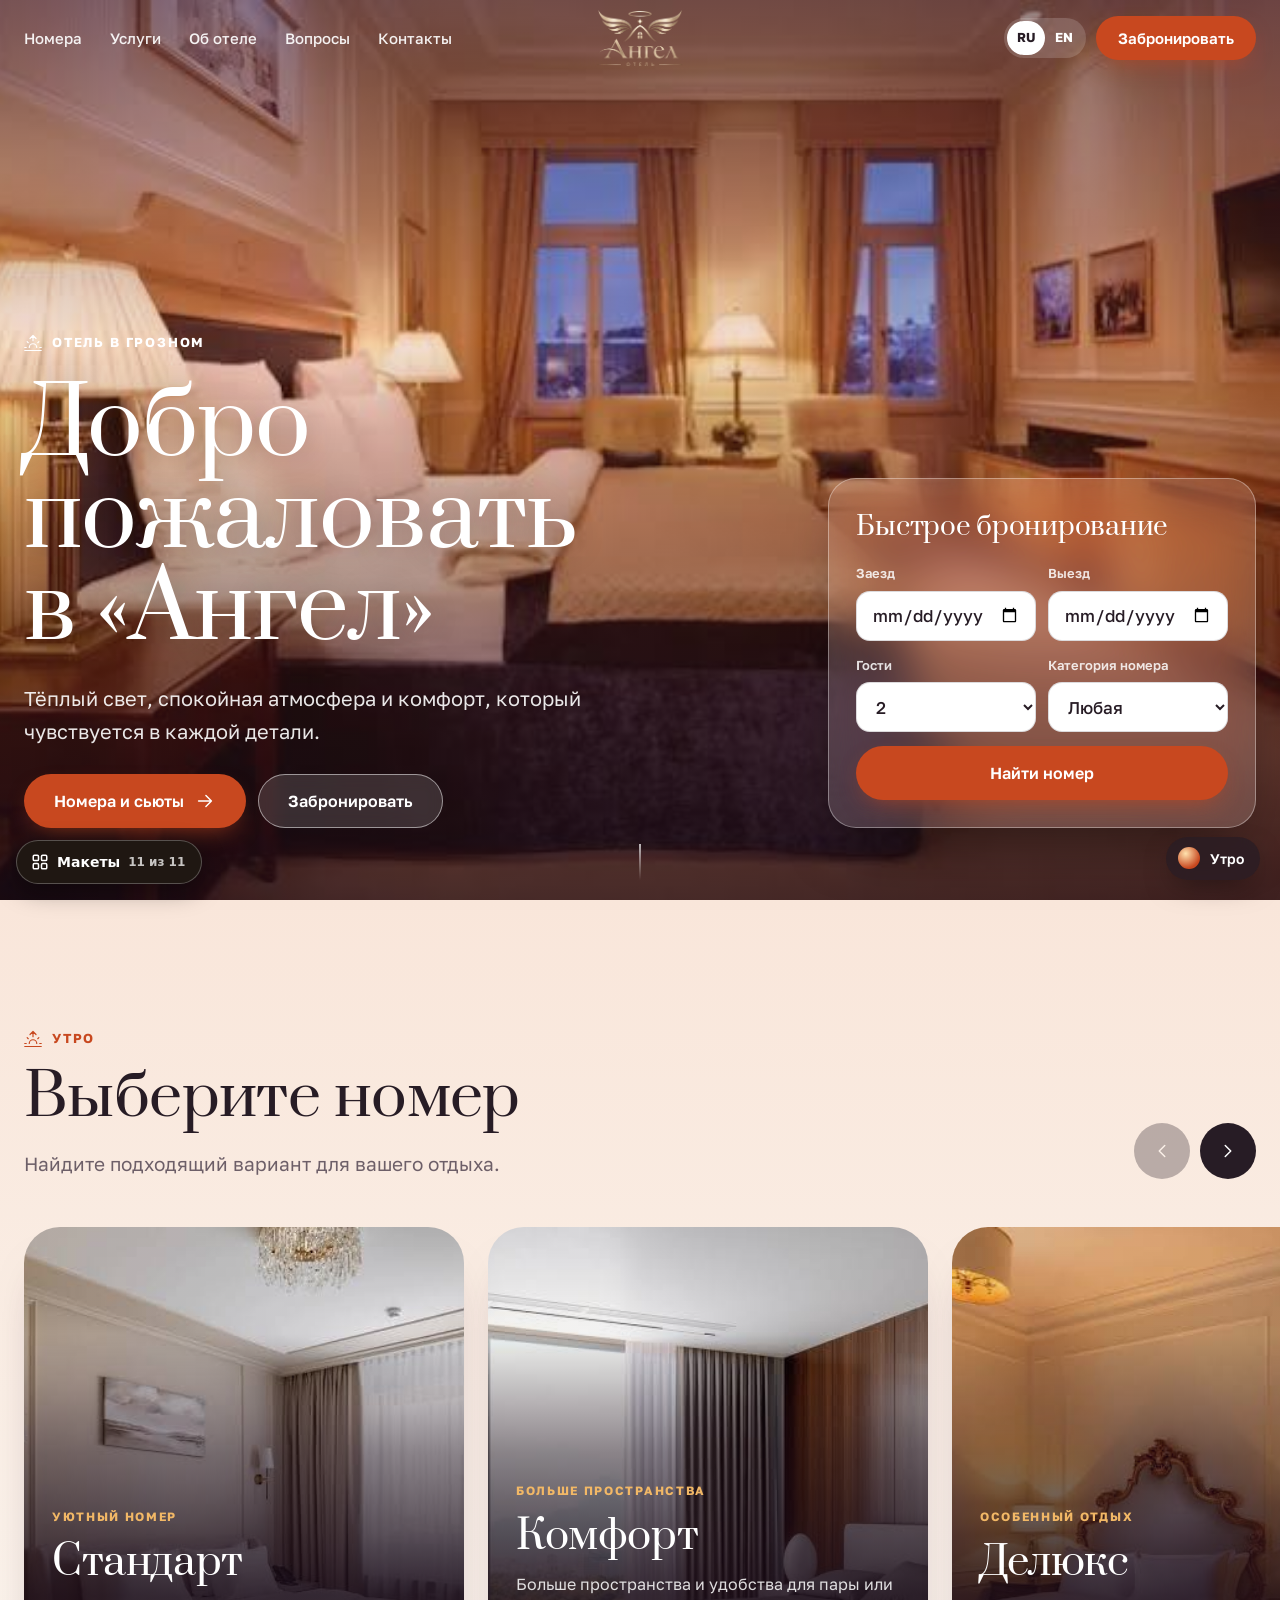
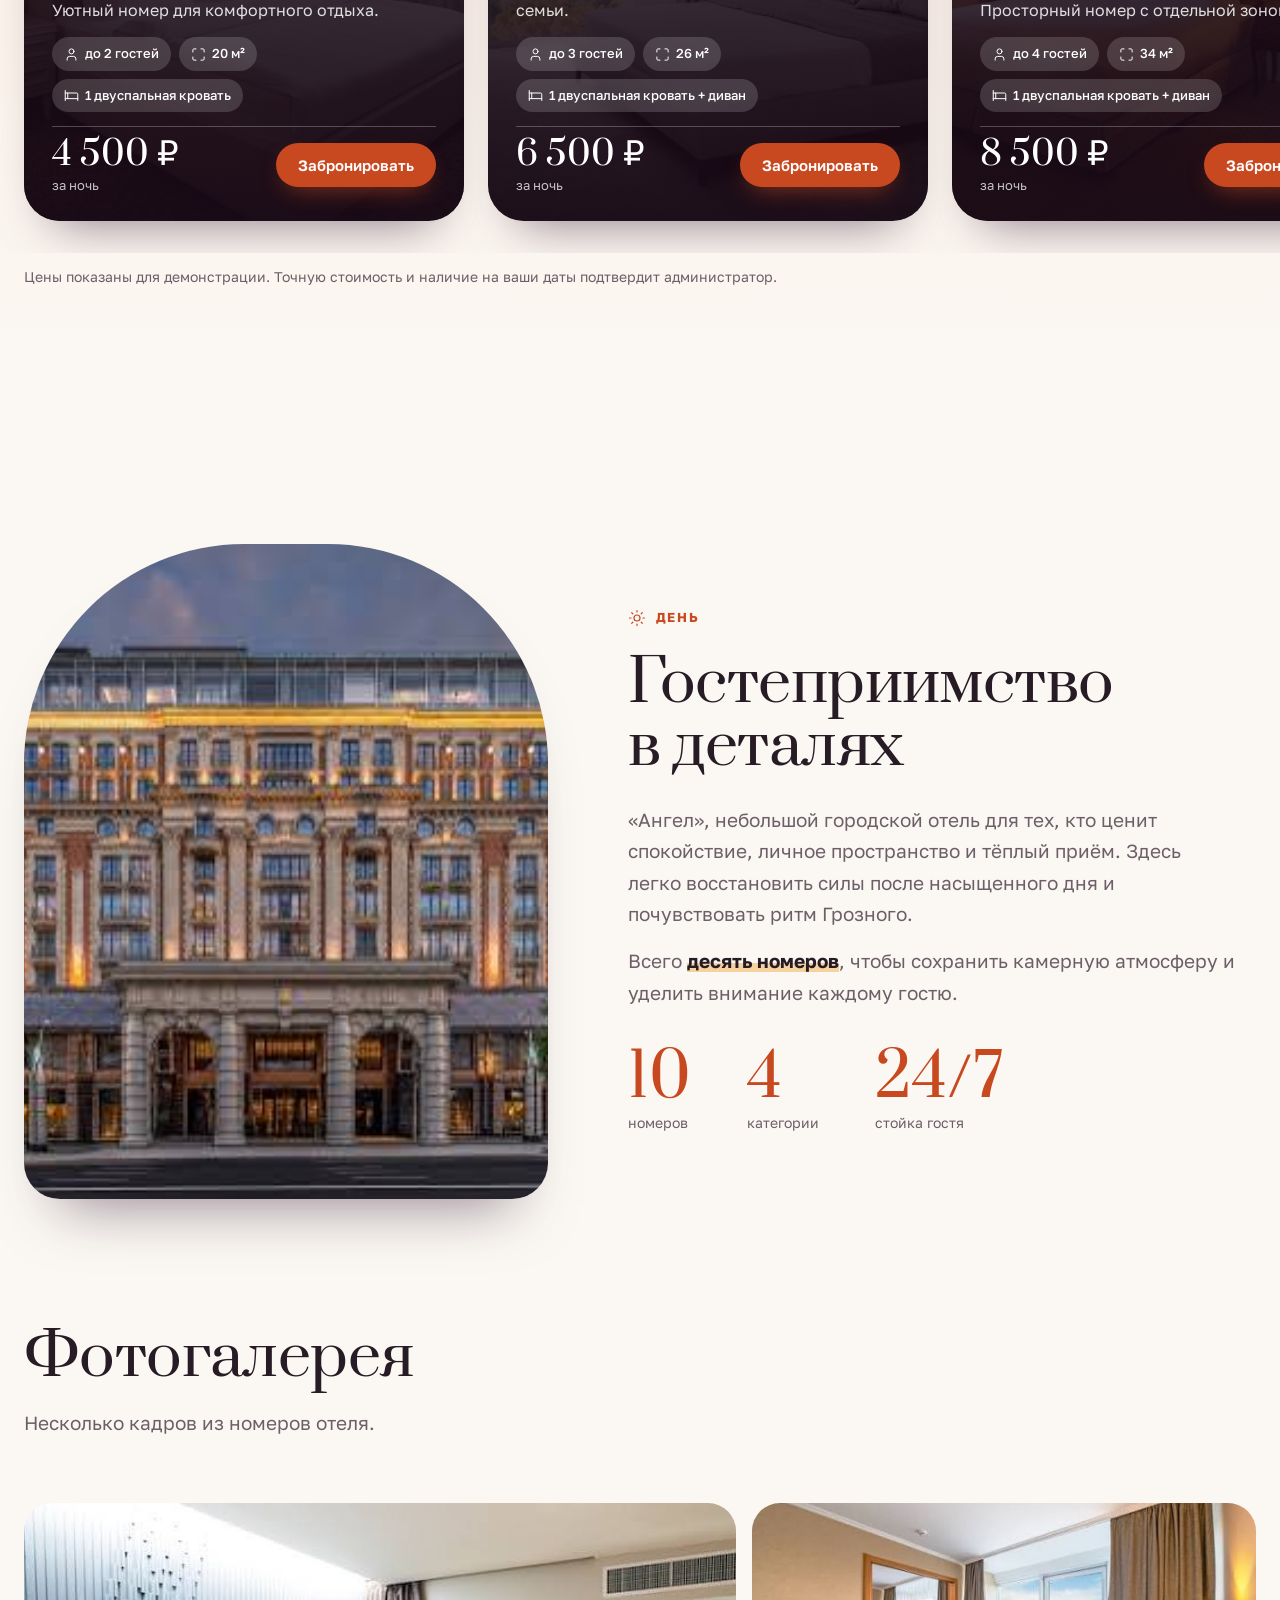
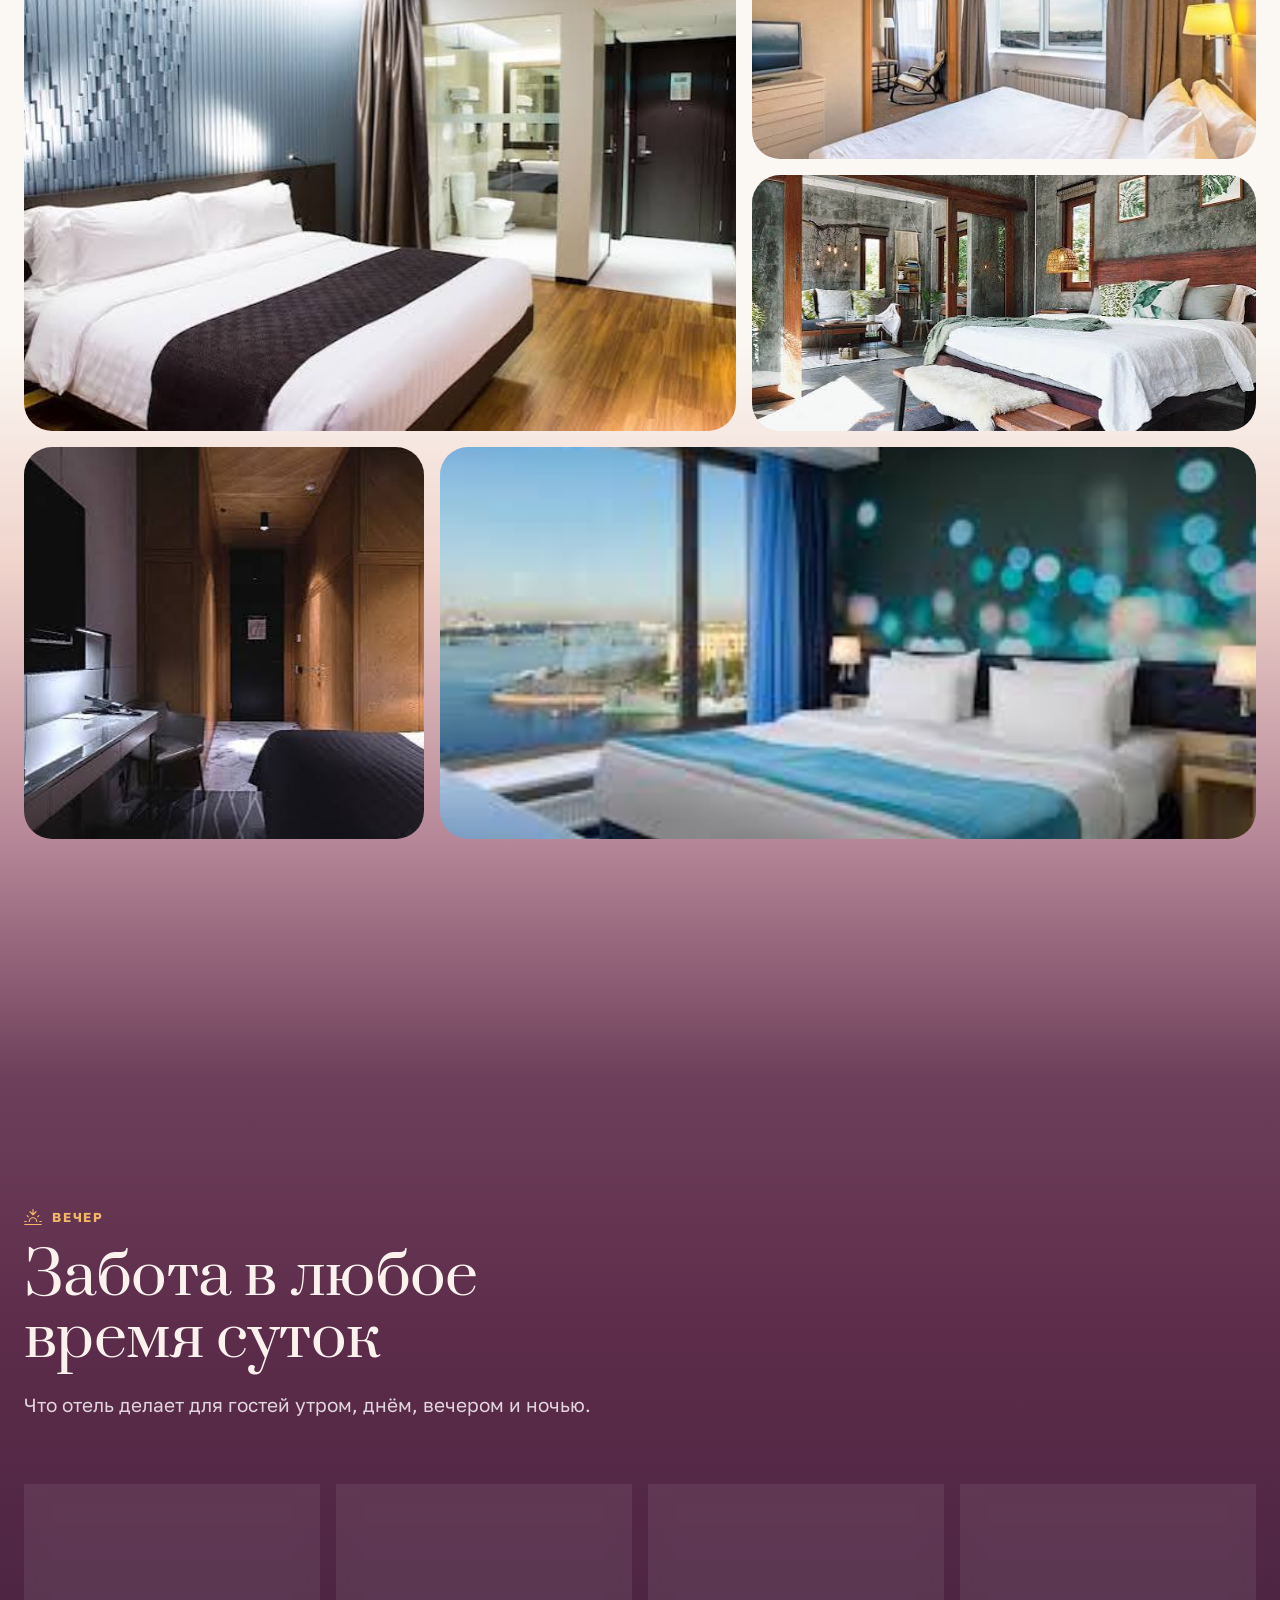
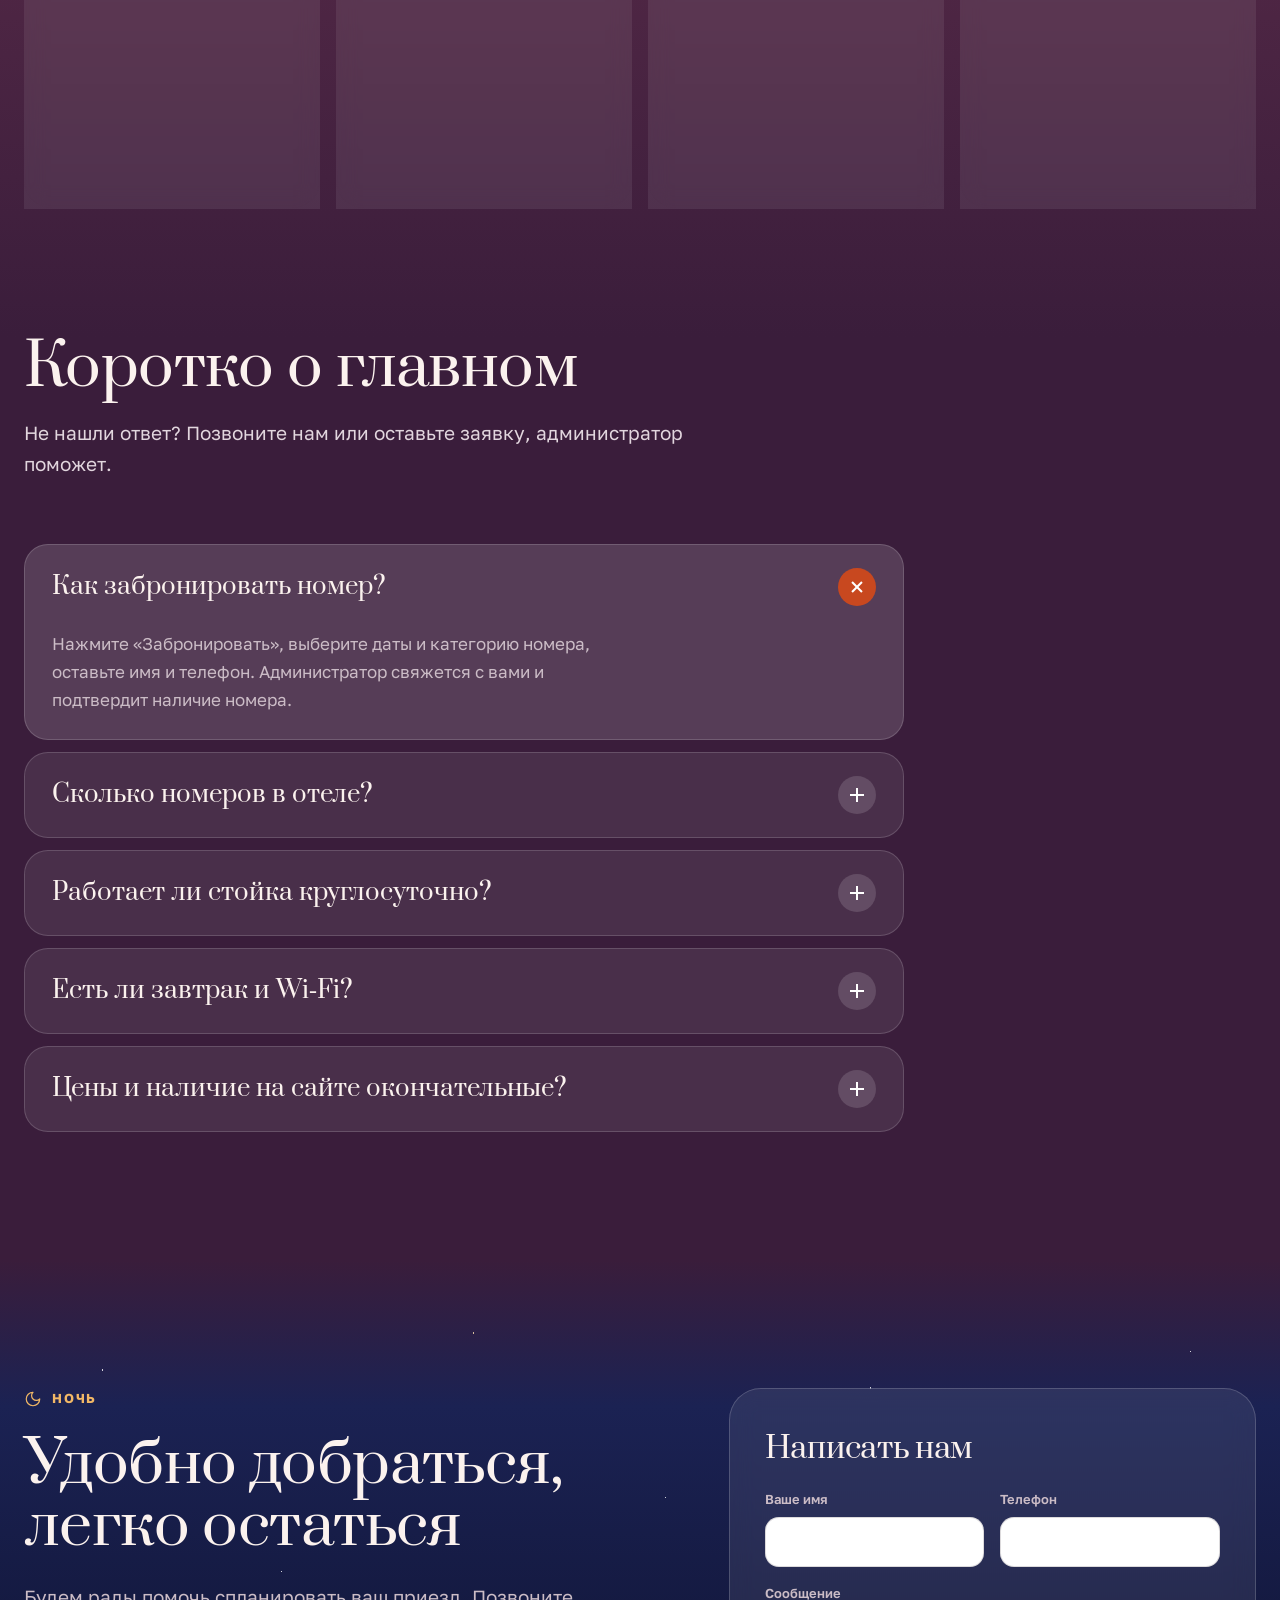
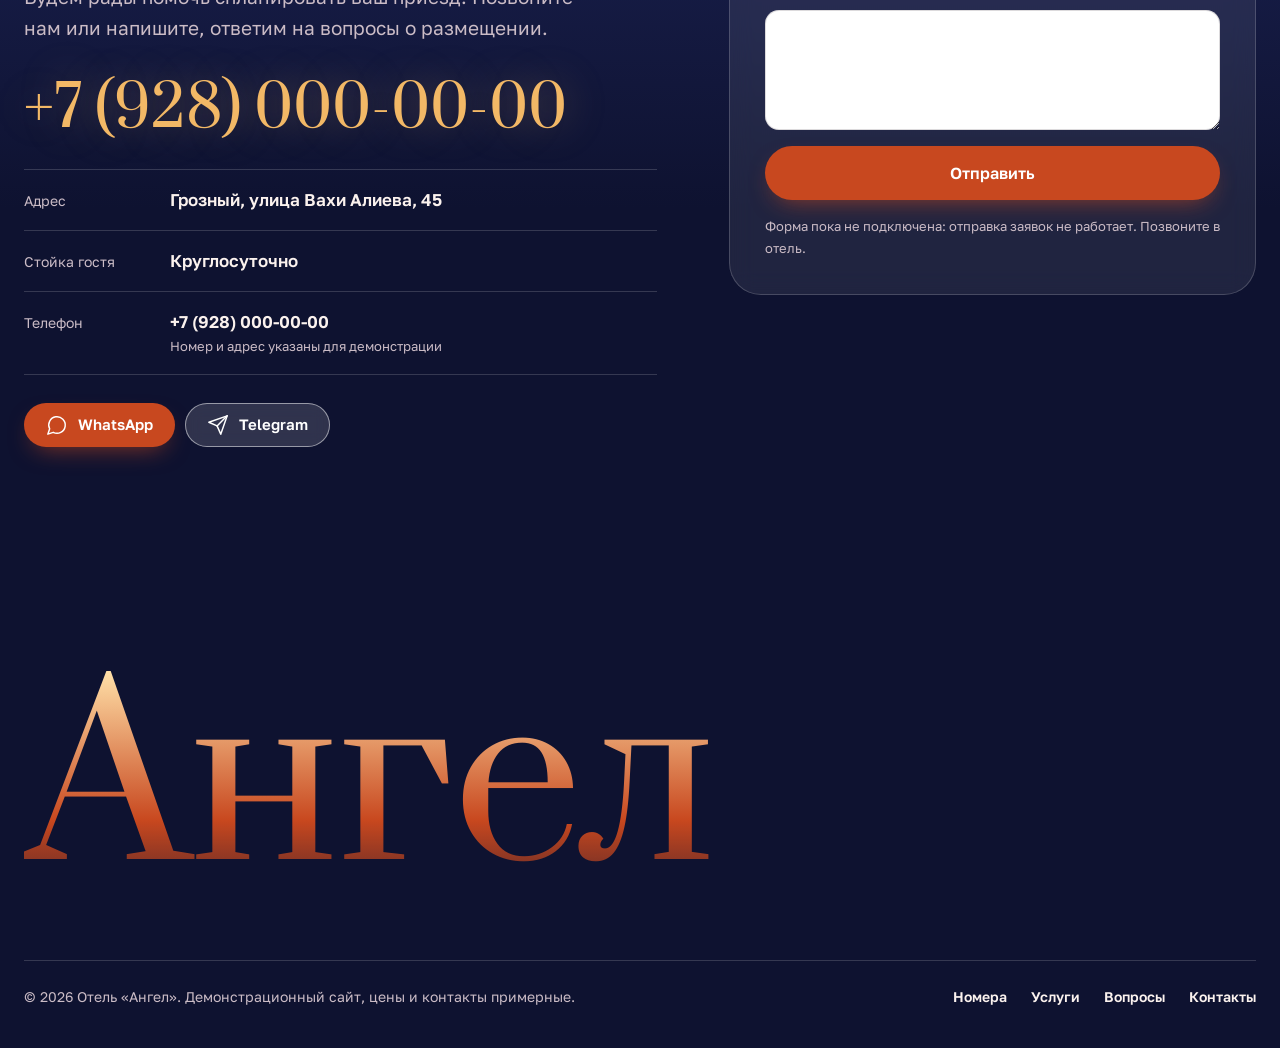
<file: versions/v11/index.html>
<!DOCTYPE html>
<html lang="ru">
<head>
<meta charset="UTF-8">
<meta name="viewport" content="width=device-width, initial-scale=1, viewport-fit=cover">
<meta name="theme-color" content="#f8e3d6">
<meta name="description" content="Ангел, небольшой городской отель в Грозном. Выберите номер и отправьте заявку на бронирование.">
<title data-i18n="meta.title">Ангел, отель в Грозном</title>
<style>
  /* Макет 11. Идея: сутки в отеле. Страница идёт от утра к ночи: рассвет, день, закат, ночь.
     Небо меняет цвет от секции к секции, а у каждой части суток своя забота отеля. Номера листаются вбок большими карточками. */
  @font-face { font-family: Prata; src: url("../../fonts/prata-cyrillic.woff2") format("woff2"); font-weight: 400; font-display: swap; unicode-range: U+0301, U+0400-045F, U+0490-0491, U+04B0-04B1, U+2116; }
  @font-face { font-family: Prata; src: url("../../fonts/prata-latin.woff2") format("woff2"); font-weight: 400; font-display: swap; unicode-range: U+0000-00FF, U+0131, U+0152-0153, U+02BB-02BC, U+02C6, U+02DA, U+02DC, U+0304, U+0308, U+0329, U+2000-206F, U+20AC, U+2122, U+2191, U+2193, U+2212, U+2215, U+FEFF, U+FFFD; }
  @font-face { font-family: "Golos Text"; src: url("../../fonts/golos-text-cyrillic.woff2") format("woff2"); font-weight: 400 800; font-display: swap; unicode-range: U+0301, U+0400-045F, U+0490-0491, U+04B0-04B1, U+2116; }
  @font-face { font-family: "Golos Text"; src: url("../../fonts/golos-text-latin.woff2") format("woff2"); font-weight: 400 800; font-display: swap; unicode-range: U+0000-00FF, U+0131, U+0152-0153, U+02BB-02BC, U+02C6, U+02DA, U+02DC, U+0304, U+0308, U+0329, U+2000-206F, U+20AC, U+2122, U+2191, U+2193, U+2212, U+2215, U+FEFF, U+FFFD; }
  :root {
    --dawn: #f9e6da; --dawn-2: #f4cdb8; --day: #fbf8f3; --sky: #e6eef2;
    --dusk: #3a1d3b; --dusk-2: #5c2c4a; --night: #0e1230; --night-2: #1b2253;
    --ink: #271c25; --muted: #6d5f68; --line: rgb(39 28 37 / .14);
    --sun: #c8481f; --sun-deep: #a53914; --gold: #f2b866; --on-dark: #fbf2ee; --on-dark-mut: #cbbcc6;
    --serif: Prata, "Times New Roman", Georgia, serif; --sans: "Golos Text", system-ui, -apple-system, "Segoe UI", sans-serif;
    --ease: cubic-bezier(.22, 1, .36, 1); --wrap: 1240px;
  }
  * { box-sizing: border-box; }
  html { scroll-behavior: smooth; scroll-padding-top: 80px; }
  body { margin: 0; background: var(--day); color: var(--ink); font: 400 17px/1.65 var(--sans); -webkit-font-smoothing: antialiased; overflow-x: clip; }
  h1, h2, h3, p, ul, dl, dd, figure { margin: 0; } ul { padding: 0; list-style: none; }
  img { display: block; max-width: 100%; } a { color: inherit; } button, input, select, textarea { font: inherit; color: inherit; } button { cursor: pointer; }
  :focus-visible { outline: 3px solid var(--gold); outline-offset: 3px; border-radius: 6px; }
  svg.i { width: 22px; height: 22px; flex: none; fill: none; stroke: currentColor; stroke-width: 1.6; stroke-linecap: round; stroke-linejoin: round; }
  .w { width: min(var(--wrap), calc(100% - 48px)); margin-inline: auto; }
  h1, h2, h3, .serif { font-family: var(--serif); font-weight: 400; letter-spacing: -.01em; }
  .btn { display: inline-flex; align-items: center; justify-content: center; gap: 10px; min-height: 54px; padding: 0 30px; border: 0; border-radius: 999px; font-weight: 600; font-size: 16px; text-decoration: none; white-space: nowrap; transition: transform .3s var(--ease), background-color .25s, box-shadow .3s; }
  .btn:hover { transform: translateY(-3px); } .btn:active { transform: none; }
  .btn.sun { background: var(--sun); color: #fff; box-shadow: 0 10px 24px -10px rgb(200 72 31 / .7); } .btn.sun:hover { background: var(--sun-deep); }
  .btn.ghost { background: rgb(255 255 255 / .14); color: #fff; box-shadow: inset 0 0 0 1px rgb(255 255 255 / .5); -webkit-backdrop-filter: blur(8px); backdrop-filter: blur(8px); } .btn.ghost:hover { background: rgb(255 255 255 / .26); }
  .btn.small { min-height: 44px; padding: 0 22px; font-size: 15px; } .btn:disabled { opacity: .5; cursor: not-allowed; }
  .time { display: inline-flex; align-items: center; gap: 10px; font-size: 13px; font-weight: 700; letter-spacing: .14em; text-transform: uppercase; }
  .time svg.i { width: 18px; height: 18px; }

  /* шапка поверх фото */
  header.bar { position: fixed; inset: 0 0 auto; z-index: 60; color: #fff; transition: background-color .35s, color .35s, box-shadow .35s; }
  header.bar.solid { background: rgb(251 248 243 / .9); color: var(--ink); -webkit-backdrop-filter: blur(14px); backdrop-filter: blur(14px); box-shadow: 0 1px 0 var(--line); }
  header.bar.dark { background: rgb(14 18 48 / .78); color: var(--on-dark); box-shadow: 0 1px 0 rgb(255 255 255 / .1); }
  .bar-in { display: grid; grid-template-columns: 1fr auto 1fr; align-items: center; gap: 16px; min-height: 76px; }
  .nav { display: flex; gap: 28px; font-size: 15px; font-weight: 500; } .nav a { text-decoration: none; opacity: .92; position: relative; padding: 6px 0; } .nav a::after { content: ""; position: absolute; left: 0; right: 100%; bottom: 0; height: 1px; background: currentColor; transition: right .3s var(--ease); } .nav a:hover::after { right: 0; }
  .logo { display: inline-flex; align-items: center; gap: 12px; text-decoration: none; font-family: var(--serif); font-size: 28px; letter-spacing: .02em; }
  .logo i { width: 34px; height: 34px; border-radius: 50%; background: radial-gradient(circle at 35% 30%, #ffd9a0, var(--sun) 70%); box-shadow: 0 0 0 5px rgb(255 255 255 / .18); }
  .tools { display: flex; align-items: center; justify-content: flex-end; gap: 10px; }
  .lang { display: inline-flex; padding: 3px; border-radius: 999px; background: rgb(255 255 255 / .16); } header.bar.solid .lang { background: rgb(39 28 37 / .08); }
  .lang button { min-width: 38px; height: 34px; padding: 0 10px; border: 0; border-radius: 999px; background: transparent; color: inherit; font-size: 13px; font-weight: 700; } .lang button[aria-pressed="true"] { background: #fff; color: var(--ink); }
  .burger { display: none; width: 44px; height: 44px; border: 0; border-radius: 50%; background: rgb(255 255 255 / .16); color: inherit; place-items: center; } header.bar.solid .burger { background: rgb(39 28 37 / .08); }
  .sheet { display: none; background: var(--day); color: var(--ink); } .sheet.open { display: grid; } .sheet a { padding: 16px 24px; text-decoration: none; font-weight: 600; border-top: 1px solid var(--line); }

  /* рассвет */
  .hero { position: relative; min-height: 100svh; display: grid; align-items: end; color: #fff; overflow: hidden; isolation: isolate; background: var(--dusk-2); }
  .hero > img { position: absolute; inset: 0; z-index: -2; width: 100%; height: 100%; object-fit: cover; object-position: center 55%; animation: drift 26s ease-in-out infinite alternate; }
  @keyframes drift { from { transform: scale(1.03); } to { transform: scale(1.12) translate(-1%, -1%); } }
  .hero::before { content: ""; position: absolute; inset: 0; z-index: -1; background: linear-gradient(180deg, rgb(58 29 59 / .55) 0%, rgb(200 72 31 / .18) 38%, rgb(30 14 24 / .72) 100%); }
  .hero-in { display: grid; grid-template-columns: minmax(0, 7fr) minmax(0, 4fr); gap: 56px; align-items: end; padding-block: 140px 72px; }
  .hero-copy { display: grid; gap: 26px; } .hero h1 { font-size: clamp(46px, 7.2vw, 112px); line-height: 1; text-wrap: balance; text-shadow: 0 2px 30px rgb(0 0 0 / .25); }
  .hero-copy p { font-size: 20px; max-width: 28em; color: rgb(255 255 255 / .9); } .hero-actions { display: flex; flex-wrap: wrap; gap: 12px; }
  .book { padding: 28px; border-radius: 28px; background: rgb(255 255 255 / .16); box-shadow: inset 0 0 0 1px rgb(255 255 255 / .35), 0 30px 60px -24px rgb(0 0 0 / .5); -webkit-backdrop-filter: blur(22px) saturate(140%); backdrop-filter: blur(22px) saturate(140%); display: grid; gap: 14px; }
  .book h2 { font-size: 26px; } .book .field label { color: rgb(255 255 255 / .85); }
  .field { display: grid; gap: 6px; min-width: 0; } .field label { font-size: 13px; font-weight: 600; color: var(--muted); }
  .field input, .field select, .field textarea { width: 100%; min-width: 0; min-height: 50px; padding: 0 16px; border: 0; border-radius: 14px; background: #fff; color: var(--ink); box-shadow: inset 0 0 0 1px rgb(39 28 37 / .16); font-weight: 500; transition: box-shadow .2s; }
  .field textarea { min-height: 120px; padding: 14px 16px; resize: vertical; } .field input:focus, .field select:focus, .field textarea:focus { outline: none; box-shadow: inset 0 0 0 2px var(--sun), 0 0 0 4px rgb(200 72 31 / .2); }
  .book .two { display: grid; grid-template-columns: 1fr 1fr; gap: 12px; } .book .btn { width: 100%; }
  .scroll { position: absolute; left: 50%; bottom: 20px; translate: -50% 0; width: 2px; height: 36px; background: linear-gradient(#fff, transparent); opacity: .7; animation: line 2.4s ease-in-out infinite; } @keyframes line { 50% { transform: translateY(8px); opacity: .3; } }

  .sec { position: relative; padding-block: 128px; } .sec-head { display: grid; gap: 18px; max-width: 720px; margin-bottom: 64px; }
  .sec-head h2 { font-size: clamp(36px, 4.6vw, 64px); line-height: 1.06; text-wrap: balance; } .sec-head p { color: var(--muted); font-size: 19px; }
  .morning { background: linear-gradient(180deg, var(--dawn) 0%, var(--day) 100%); } .morning .time { color: var(--sun); }
  .noon { background: var(--day); } .noon .time { color: var(--sun); }
  .bridge { background: linear-gradient(180deg, var(--day) 0, var(--day) 45%, #f0d4cc 62%, #b78898 82%, #6e3f5a 100%); padding-bottom: 240px; }
  .evening { background: linear-gradient(180deg, #6e3f5a 0%, var(--dusk-2) 30%, var(--dusk) 100%); color: var(--on-dark); } #faq.evening { background: var(--dusk); } .evening .sec-head p { color: #e2d6de; } .evening .time { color: var(--gold); }
  .night { background: linear-gradient(180deg, var(--dusk) 0%, var(--night-2) 16%, var(--night) 60%); color: var(--on-dark); overflow: hidden; } .night .sec-head p { color: var(--on-dark-mut); } .night .time { color: var(--gold); }
  .stars { position: absolute; inset: 0; pointer-events: none; opacity: .8; background-image: radial-gradient(1.5px 1.5px at 8% 12%, #fff 50%, transparent 52%), radial-gradient(1px 1px at 22% 34%, #fff 50%, transparent 52%), radial-gradient(1.5px 1.5px at 37% 8%, #ffe3b0 50%, transparent 52%), radial-gradient(1px 1px at 52% 26%, #fff 50%, transparent 52%), radial-gradient(1.5px 1.5px at 68% 14%, #fff 50%, transparent 52%), radial-gradient(1px 1px at 81% 30%, #ffe3b0 50%, transparent 52%), radial-gradient(1.5px 1.5px at 93% 10%, #fff 50%, transparent 52%), radial-gradient(1px 1px at 14% 58%, #fff 50%, transparent 52%), radial-gradient(1px 1px at 76% 62%, #fff 50%, transparent 52%); animation: tw 6s ease-in-out infinite alternate; } @keyframes tw { to { opacity: .45; } }

  /* номера: карусель больших карточек */
  .rooms-head { display: flex; align-items: end; justify-content: space-between; gap: 24px; margin-bottom: 40px; } .rooms-head .sec-head { margin-bottom: 0; }
  .arrows { display: flex; gap: 10px; } .arrows button { width: 56px; height: 56px; border: 0; border-radius: 50%; background: var(--ink); color: #fff; display: grid; place-items: center; transition: transform .3s var(--ease), background-color .2s; } .arrows button:hover { transform: scale(1.08); background: var(--sun); } .arrows button:disabled { opacity: .3; pointer-events: none; }
  .track { display: flex; gap: 24px; overflow-x: auto; scroll-snap-type: x mandatory; padding: 8px max(24px, calc((100vw - var(--wrap)) / 2)) 32px; scrollbar-width: none; scroll-padding-inline: max(24px, calc((100vw - var(--wrap)) / 2)); } .track::-webkit-scrollbar { display: none; }
  .room { position: relative; flex: 0 0 min(440px, 82vw); aspect-ratio: 4 / 5.4; border-radius: 36px; overflow: hidden; scroll-snap-align: start; color: #fff; isolation: isolate; box-shadow: 0 30px 50px -30px rgb(58 29 59 / .6); }
  .room > img { position: absolute; inset: 0; z-index: -2; width: 100%; height: 100%; object-fit: cover; transition: transform 1s var(--ease); } .room:hover > img { transform: scale(1.07); }
  .room::before { content: ""; position: absolute; inset: 0; z-index: -1; background: linear-gradient(0deg, rgb(24 10 22 / .96) 0%, rgb(24 10 22 / .86) 38%, rgb(24 10 22 / .5) 62%, rgb(24 10 22 / .05) 82%); }
  .room-in { position: absolute; inset: auto 0 0; display: grid; gap: 14px; padding: 28px; }
  .room .kind { font-size: 12px; font-weight: 700; letter-spacing: .14em; text-transform: uppercase; color: var(--gold); } .room h3 { font-size: 40px; line-height: 1.05; } .room p.d { color: rgb(255 255 255 / .85); font-size: 16px; }
  .chips { display: flex; flex-wrap: wrap; gap: 8px; } .chips > span { display: inline-flex; align-items: center; gap: 6px; padding: 6px 12px; border-radius: 999px; background: rgb(255 255 255 / .16); font-size: 13px; font-weight: 500; -webkit-backdrop-filter: blur(8px); backdrop-filter: blur(8px); } .chips svg.i { width: 15px; height: 15px; }
  .buy { display: flex; align-items: center; justify-content: space-between; gap: 12px; padding-top: 10px; border-top: 1px solid rgb(255 255 255 / .25); }
  .price { font-family: var(--serif); font-size: 34px; line-height: 1; white-space: nowrap; } .price small { display: block; margin-top: 6px; font: 400 13px var(--sans); color: rgb(255 255 255 / .75); }
  .note { margin-top: 12px; font-size: 14px; color: var(--muted); }

  /* сутки: четыре части дня */
  .parts { display: grid; grid-template-columns: repeat(4, minmax(0, 1fr)); gap: 16px; }
  .part { display: grid; gap: 14px; align-content: start; padding: 32px 26px 36px; border-radius: 28px; background: rgb(255 255 255 / .08); box-shadow: inset 0 0 0 1px rgb(255 255 255 / .16); -webkit-backdrop-filter: blur(10px); backdrop-filter: blur(10px); transition: transform .4s var(--ease), background-color .3s; }
  .part:hover { transform: translateY(-8px); background: rgb(255 255 255 / .14); } .part svg.i { width: 36px; height: 36px; stroke-width: 1.3; color: var(--gold); } .part .time { color: var(--gold); margin-top: 18px; } .part h3 { font-size: 26px; line-height: 1.15; } .part p { color: var(--on-dark-mut); font-size: 16px; }

  /* об отеле */
  .about { display: grid; grid-template-columns: minmax(0, 5fr) minmax(0, 6fr); gap: 80px; align-items: center; }
  .about .ph { position: relative; aspect-ratio: 4 / 5; border-radius: 220px 220px 36px 36px; overflow: hidden; box-shadow: 0 40px 60px -36px rgb(58 29 59 / .55); } .about .ph img { width: 100%; height: 100%; object-fit: cover; }
  .about h2 { font-size: clamp(36px, 4.6vw, 64px); line-height: 1.06; margin: 18px 0 26px; text-wrap: balance; } .about p { color: var(--muted); font-size: 19px; max-width: 32em; } .about p + p { margin-top: 16px; } .about strong { color: var(--ink); font-weight: 700; background: linear-gradient(transparent 62%, rgb(242 184 102 / .6) 62%); }
  .figs { display: flex; flex-wrap: wrap; gap: 24px 56px; margin-top: 40px; } .figs b { display: block; font-family: var(--serif); font-weight: 400; font-size: 60px; line-height: 1; color: var(--sun); } .figs span { font-size: 14px; color: var(--muted); }

  /* галерея */
  .gallery { display: grid; grid-template-columns: repeat(12, minmax(0, 1fr)); grid-auto-rows: 120px; gap: 16px; }
  .gallery li { position: relative; overflow: hidden; border-radius: 28px; background: var(--sky); } .gallery img { width: 100%; height: 100%; object-fit: cover; transition: transform 1s var(--ease); } .gallery li:hover img { transform: scale(1.07); }
  .gallery li:nth-child(1) { grid-column: span 7; grid-row: span 4; } .gallery li:nth-child(2) { grid-column: span 5; grid-row: span 2; } .gallery li:nth-child(3) { grid-column: span 5; grid-row: span 2; } .gallery li:nth-child(4) { grid-column: span 4; grid-row: span 3; } .gallery li:nth-child(5) { grid-column: span 8; grid-row: span 3; }

  /* вопросы на закате */
  .faq { max-width: 880px; display: grid; gap: 12px; }
  .faq details { border-radius: 24px; background: rgb(255 255 255 / .08); box-shadow: inset 0 0 0 1px rgb(255 255 255 / .16); transition: background-color .3s; } .faq details[open] { background: rgb(255 255 255 / .14); }
  .faq summary { display: flex; align-items: center; justify-content: space-between; gap: 20px; padding: 24px 28px; list-style: none; cursor: pointer; font-family: var(--serif); font-size: 24px; line-height: 1.25; } .faq summary::-webkit-details-marker { display: none; }
  .faq summary i { position: relative; flex: none; width: 38px; height: 38px; border-radius: 50%; background: rgb(255 255 255 / .14); transition: transform .4s var(--ease), background-color .25s; }
  .faq summary i::before, .faq summary i::after { content: ""; position: absolute; left: 50%; top: 50%; width: 14px; height: 2px; background: #fff; translate: -50% -50%; } .faq summary i::after { rotate: 90deg; } .faq details[open] summary i { transform: rotate(45deg); background: var(--sun); }
  .faq details p { padding: 0 72px 26px 28px; color: var(--on-dark-mut); max-width: 40em; }

  /* ночь: контакты */
  .contacts { position: relative; display: grid; grid-template-columns: minmax(0, 6fr) minmax(0, 5fr); gap: 72px; align-items: start; }
  .contacts h2 { font-size: clamp(36px, 4.6vw, 64px); line-height: 1.06; margin: 18px 0 22px; text-wrap: balance; } .contacts > div > p { color: var(--on-dark-mut); font-size: 19px; max-width: 30em; }
  .phone { display: block; margin-top: 36px; font-family: var(--serif); font-size: clamp(32px, 4.4vw, 62px); line-height: 1.1; white-space: nowrap; text-decoration: none; color: var(--gold); text-shadow: 0 0 40px rgb(242 184 102 / .35); transition: color .25s; } .phone:hover { color: #fff; }
  .dl { margin-top: 28px; border-top: 1px solid rgb(255 255 255 / .16); } .dl div { display: grid; grid-template-columns: 130px 1fr; gap: 16px; padding: 16px 0; border-bottom: 1px solid rgb(255 255 255 / .16); } .dl dt { color: var(--on-dark-mut); font-size: 14px; padding-top: 3px; } .dl dd { font-weight: 600; } .dl small { display: block; font-weight: 400; font-size: 13px; color: var(--on-dark-mut); }
  .msgrs { display: flex; flex-wrap: wrap; gap: 10px; margin-top: 28px; }
  .form { display: grid; gap: 16px; padding: 36px; border-radius: 32px; background: rgb(255 255 255 / .08); box-shadow: inset 0 0 0 1px rgb(255 255 255 / .18); -webkit-backdrop-filter: blur(12px); backdrop-filter: blur(12px); } .form h3 { font-size: 30px; } .form .field label { color: var(--on-dark-mut); }
  .form .fields, .dlg .fields { display: grid; grid-template-columns: 1fr 1fr; gap: 16px; } .form .wide { grid-column: 1 / -1; } .fine { font-size: 13px; color: var(--on-dark-mut); }
  footer { position: relative; padding: 96px 0 40px; color: var(--on-dark); background: var(--night); }
  .foot-mast { font-family: var(--serif); font-size: clamp(64px, 18vw, 260px); line-height: 1; padding-bottom: .08em; text-decoration: none; display: block; margin-bottom: 40px; background: linear-gradient(180deg, #ffe0a8 0%, var(--sun) 60%, rgb(200 72 31 / .2) 100%); -webkit-background-clip: text; background-clip: text; color: transparent; }
  .foot-row { display: flex; flex-wrap: wrap; justify-content: space-between; gap: 12px 32px; padding-top: 24px; border-top: 1px solid rgb(255 255 255 / .16); font-size: 14px; color: var(--on-dark-mut); } .foot-row nav { display: flex; flex-wrap: wrap; gap: 8px 24px; } .foot-row a { color: var(--on-dark); font-weight: 600; text-decoration: none; }

  /* часы суток: какая сейчас часть страницы */
  .dial { position: fixed; right: 20px; bottom: 20px; z-index: 55; display: inline-flex; align-items: center; gap: 10px; padding: 10px 16px 10px 12px; border-radius: 999px; background: rgb(39 28 37 / .72); color: #fff; font-size: 14px; font-weight: 600; -webkit-backdrop-filter: blur(12px); backdrop-filter: blur(12px); box-shadow: 0 10px 30px -10px rgb(0 0 0 / .5); pointer-events: none; }
  .dial i { width: 22px; height: 22px; border-radius: 50%; background: radial-gradient(circle at 35% 30%, #ffe2ae, var(--sun) 70%); transition: background .6s; } .dial[data-p="day"] i { background: radial-gradient(circle at 35% 30%, #fff6d8, #f5c74a 70%); } .dial[data-p="evening"] i { background: radial-gradient(circle at 35% 30%, #ffd2c0, #e0603a 70%); } .dial[data-p="night"] i { background: radial-gradient(circle at 70% 35%, transparent 38%, #e9ecff 40%); box-shadow: inset -4px -2px 0 -1px #cfd5ff; }

  dialog { width: min(600px, calc(100% - 24px)); max-height: calc(100dvh - 24px); padding: 0; border: 0; border-radius: 32px; background: var(--day); color: var(--ink); overflow: auto; box-shadow: 0 40px 100px rgb(10 4 20 / .5); }
  dialog::backdrop { background: rgb(14 18 48 / .6); -webkit-backdrop-filter: blur(6px); backdrop-filter: blur(6px); } dialog[open] { animation: up .5s var(--ease) both; } @keyframes up { from { opacity: 0; transform: translateY(32px) scale(.97); } }
  .dlg { display: grid; gap: 20px; padding: 40px; position: relative; } .dlg h2 { font-size: 34px; padding-right: 56px; line-height: 1.1; } .dlg p.cap { color: var(--muted); } .dlg form { display: grid; gap: 18px; } .dlg .field label { color: var(--muted); }
  .dlg .x { position: absolute; right: 20px; top: 20px; width: 44px; height: 44px; border: 0; border-radius: 50%; background: var(--dawn); display: grid; place-items: center; }
  .total { padding: 22px 26px; border-radius: 22px; background: linear-gradient(135deg, var(--dusk-2), var(--night-2)); color: var(--on-dark); display: grid; gap: 2px; } .total .label { color: var(--gold); font-size: 13px; font-weight: 600; } .total b { font-family: var(--serif); font-weight: 400; font-size: 46px; line-height: 1.1; } .total small { color: var(--on-dark-mut); }
  .dlg .fine { color: var(--muted); }
  .toast { position: fixed; left: 50%; bottom: 24px; z-index: 90; max-width: min(520px, calc(100% - 32px)); padding: 16px 24px; border-radius: 999px; background: var(--ink); color: #fff; font-weight: 600; font-size: 15px; translate: -50% 24px; opacity: 0; pointer-events: none; transition: opacity .3s, translate .4s var(--ease); } .toast.show { opacity: 1; translate: -50% 0; }

  .rv { opacity: 1; } .js .rv { opacity: 0; transform: translateY(28px); transition: opacity .8s var(--ease), transform .9s var(--ease); } .js .rv.in { opacity: 1; transform: none; }

  @media (max-width: 1100px) {
    .nav { display: none; } .burger { display: grid; } .bar-in { grid-template-columns: auto 1fr; } .logo { font-size: 24px; }
    .hero-in { grid-template-columns: minmax(0, 1fr); gap: 32px; padding-block: 120px 56px; } .book { max-width: 520px; }
    .parts { grid-template-columns: repeat(2, minmax(0, 1fr)); } .about, .contacts { grid-template-columns: minmax(0, 1fr); gap: 48px; } .about .ph { max-width: 420px; } .sec { padding-block: 88px; }
    .gallery { grid-auto-rows: 90px; }
  }
  @media (max-width: 640px) {
    body { font-size: 16px; } .w { width: calc(100% - 32px); } .sec { padding-block: 64px; } .sec-head { margin-bottom: 40px; } .tools .btn { display: none; }
    .hero-in { padding-block: 104px 40px; } .hero-copy p { font-size: 17px; } .book { padding: 20px; border-radius: 24px; }
    .rooms-head { align-items: start; flex-direction: column; } .arrows { display: none; } .room { flex-basis: 84vw; border-radius: 28px; } .room h3 { font-size: 32px; } .room-in { padding: 22px; } .track { gap: 16px; }
    .parts { grid-template-columns: minmax(0, 1fr); } .form { padding: 24px 18px; } .form .fields, .dlg .fields { grid-template-columns: minmax(0, 1fr); } .dlg { padding: 28px 18px; } .dl div { grid-template-columns: 1fr; gap: 2px; }
    .gallery { grid-template-columns: repeat(2, minmax(0, 1fr)); grid-auto-rows: 110px; } .gallery li { grid-column: span 1 !important; grid-row: span 2 !important; border-radius: 20px; } .gallery li:nth-child(1) { grid-column: span 2 !important; grid-row: span 3 !important; } .gallery li:nth-child(5) { display: none; }
    .faq summary { font-size: 20px; padding: 20px; } .faq details p { padding: 0 20px 22px; } .dial { right: 12px; bottom: 76px; } .about .ph { border-radius: 160px 160px 28px 28px; }
  }
  @media (prefers-reduced-motion: reduce) { * { animation: none !important; transition-duration: .01ms !important; scroll-behavior: auto !important; } .js .rv { opacity: 1; transform: none; } }
</style>
</head>
<body>
<svg width="0" height="0" style="position:absolute" aria-hidden="true" focusable="false">
  <symbol id="i-bed" viewBox="0 0 24 24"><path d="M2 4v16"/><path d="M2 8h18a2 2 0 0 1 2 2v10"/><path d="M2 17h20"/><path d="M6 8v9"/></symbol>
  <symbol id="i-user" viewBox="0 0 24 24"><path d="M19 21v-2a4 4 0 0 0-4-4H9a4 4 0 0 0-4 4v2"/><circle cx="12" cy="7" r="4"/></symbol>
  <symbol id="i-size" viewBox="0 0 24 24"><path d="M8 3H5a2 2 0 0 0-2 2v3m18 0V5a2 2 0 0 0-2-2h-3m0 18h3a2 2 0 0 0 2-2v-3M3 16v3a2 2 0 0 0 2 2h3"/></symbol>
  <symbol id="i-wifi" viewBox="0 0 24 24"><path d="M5 12.55a11 11 0 0 1 14 0M1.42 9a16 16 0 0 1 21.16 0M8.53 16.11a6 6 0 0 1 6.95 0"/><path d="M12 20h.01"/></symbol>
  <symbol id="i-moon" viewBox="0 0 24 24"><path d="M12 3a6 6 0 0 0 9 9 9 9 0 1 1-9-9Z"/></symbol>
  <symbol id="i-sunrise" viewBox="0 0 24 24"><path d="M17 18a5 5 0 0 0-10 0M12 2v7M4.22 10.22l1.42 1.42M1 18h2M21 18h2M18.36 11.64l1.42-1.42M23 22H1M8 6l4-4 4 4"/></symbol>
  <symbol id="i-sun" viewBox="0 0 24 24"><circle cx="12" cy="12" r="4"/><path d="M12 2v2M12 20v2M4.93 4.93l1.41 1.41M17.66 17.66l1.41 1.41M2 12h2M20 12h2M6.34 17.66l-1.41 1.41M19.07 4.93l-1.41 1.41"/></symbol>
  <symbol id="i-sunset" viewBox="0 0 24 24"><path d="M17 18a5 5 0 0 0-10 0M12 9V2M4.22 10.22l1.42 1.42M1 18h2M21 18h2M18.36 11.64l1.42-1.42M23 22H1M16 5l-4 4-4-4"/></symbol>
  <symbol id="i-pin" viewBox="0 0 24 24"><path d="M20 10c0 6-8 12-8 12s-8-6-8-12a8 8 0 0 1 16 0Z"/><circle cx="12" cy="10" r="3"/></symbol>
  <symbol id="i-coffee" viewBox="0 0 24 24"><path d="M17 8h1a4 4 0 0 1 0 8h-1"/><path d="M3 8h14v9a4 4 0 0 1-4 4H7a4 4 0 0 1-4-4Z"/><path d="M6 2v3M10 2v3M14 2v3"/></symbol>
  <symbol id="i-clock" viewBox="0 0 24 24"><circle cx="12" cy="12" r="9"/><path d="M12 7v5l3.5 2"/></symbol>
  <symbol id="i-menu" viewBox="0 0 24 24"><path d="M4 7h16M4 12h16M4 17h16"/></symbol>
  <symbol id="i-x" viewBox="0 0 24 24"><path d="M18 6 6 18M6 6l12 12"/></symbol>
  <symbol id="i-left" viewBox="0 0 24 24"><path d="m15 18-6-6 6-6"/></symbol>
  <symbol id="i-right" viewBox="0 0 24 24"><path d="m9 18 6-6-6-6"/></symbol>
  <symbol id="i-chat" viewBox="0 0 24 24"><path d="M7.9 20A9 9 0 1 0 4 16.1L2 22Z"/></symbol>
  <symbol id="i-send" viewBox="0 0 24 24"><path d="m22 2-7 20-4-9-9-4Z"/><path d="M22 2 11 13"/></symbol>
  <symbol id="i-arrow" viewBox="0 0 24 24"><path d="M5 12h14M13 6l6 6-6 6"/></symbol>
</svg>

<header class="bar" id="bar">
  <div class="w bar-in">
    <nav class="nav" aria-label="Разделы" data-i18n-attr="aria-label:nav.label"><a href="#rooms" data-i18n="nav.rooms">Номера</a><a href="#day" data-i18n="nav.services">Услуги</a><a href="#about" data-i18n="nav.about">Об отеле</a><a href="#faq" data-i18n="nav.faq">Вопросы</a><a href="#contacts" data-i18n="nav.contacts">Контакты</a></nav>
    <a class="logo" href="#top" aria-label="Ангел" data-i18n-attr="aria-label:brand.home"><img src="../../logo.png" alt="Ангел, отель" style="height:56px;width:auto;display:block"></a>
    <div class="tools">
      <div class="lang" role="group" aria-label="Язык" data-i18n-attr="aria-label:lang.label"><button type="button" data-lang="ru" aria-pressed="true">RU</button><button type="button" data-lang="en" aria-pressed="false">EN</button></div>
      <button class="btn sun small" type="button" data-book data-i18n="book">Забронировать</button>
      <button class="burger" type="button" id="burger" aria-expanded="false" aria-controls="sheet" aria-label="Меню" data-i18n-attr="aria-label:menu"><svg class="i" aria-hidden="true"><use href="#i-menu"/></svg></button>
    </div>
  </div>
  <nav class="sheet" id="sheet" aria-label="Разделы" data-i18n-attr="aria-label:nav.label"><a href="#rooms" data-i18n="nav.rooms">Номера</a><a href="#day" data-i18n="nav.services">Услуги</a><a href="#about" data-i18n="nav.about">Об отеле</a><a href="#faq" data-i18n="nav.faq">Вопросы</a><a href="#contacts" data-i18n="nav.contacts">Контакты</a><a href="#" data-book data-i18n="book">Забронировать</a></nav>
</header>

<main>
  <section class="hero" id="top" data-part="morning" aria-labelledby="h1">
    <img src="../../photo-4.jpg" alt="Просторный номер с тёплым светом и большой кроватью" data-i18n-attr="alt:hero.alt" width="738" height="414" fetchpriority="high">
    <div class="w hero-in">
      <div class="hero-copy">
        <span class="time"><svg class="i" aria-hidden="true"><use href="#i-sunrise"/></svg><span data-i18n="hero.kick">Отель в Грозном</span></span>
        <h1 id="h1" data-i18n="hero.title">Добро пожаловать в «Ангел»</h1>
        <p data-i18n="hero.lead">Тёплый свет, спокойная атмосфера и комфорт, который чувствуется в каждой детали.</p>
        <div class="hero-actions"><a class="btn sun" href="#rooms"><span data-i18n="hero.rooms">Номера и сьюты</span><svg class="i" aria-hidden="true"><use href="#i-arrow"/></svg></a><button class="btn ghost" type="button" data-book data-i18n="book">Забронировать</button></div>
      </div>
      <form class="book" id="quick" aria-labelledby="qT">
        <h2 id="qT" data-i18n="quick.title">Быстрое бронирование</h2>
        <div class="two"><div class="field"><label for="qIn" data-i18n="f.in">Заезд</label><input id="qIn" type="date"></div><div class="field"><label for="qOut" data-i18n="f.out">Выезд</label><input id="qOut" type="date"></div></div>
        <div class="two"><div class="field"><label for="qGuests" data-i18n="f.guests">Гости</label><select id="qGuests"><option>1</option><option selected>2</option><option>3</option><option>4</option></select></div><div class="field"><label for="qRoom" data-i18n="f.room">Категория номера</label><select id="qRoom"></select></div></div>
        <button class="btn sun" type="submit" data-i18n="quick.go">Найти номер</button>
      </form>
    </div>
    <span class="scroll" aria-hidden="true"></span>
  </section>

  <section class="sec morning" id="rooms" data-part="morning" aria-labelledby="roomsT">
    <div class="w rooms-head rv"><div class="sec-head"><span class="time"><svg class="i" aria-hidden="true"><use href="#i-sunrise"/></svg><span data-i18n="t.morning">Утро</span></span><h2 id="roomsT" data-i18n="rooms.title">Выберите номер</h2><p data-i18n="rooms.lead">Найдите подходящий вариант для вашего отдыха.</p></div>
      <div class="arrows"><button type="button" id="prev" aria-label="Назад" data-i18n-attr="aria-label:prev"><svg class="i" aria-hidden="true"><use href="#i-left"/></svg></button><button type="button" id="next" aria-label="Вперёд" data-i18n-attr="aria-label:next"><svg class="i" aria-hidden="true"><use href="#i-right"/></svg></button></div></div>
    <ul class="track" id="track" tabindex="0" aria-label="Номера" data-i18n-attr="aria-label:rooms.aria">
      <li class="room" data-room="standard" data-price="4500"><img src="../../photo-3.jpg" alt="Номер Стандарт: кровать у окна с шторами" data-i18n-attr="alt:r.standard.alt" width="638" height="480" loading="lazy"><div class="room-in"><span class="kind" data-i18n="r.standard.kind">Уютный номер</span><h3 data-i18n="r.standard.name">Стандарт</h3><p class="d" data-i18n="r.standard.desc">Уютный номер для комфортного отдыха.</p><div class="chips"><span><svg class="i" aria-hidden="true"><use href="#i-user"/></svg><span data-i18n="r.standard.cap">до 2 гостей</span></span><span><svg class="i" aria-hidden="true"><use href="#i-size"/></svg>20 м²</span><span><svg class="i" aria-hidden="true"><use href="#i-bed"/></svg><span data-i18n="r.standard.beds">1 двуспальная кровать</span></span></div><div class="buy"><p class="price"><span data-price-view>4 500 ₽</span><small data-i18n="perNightLabel">за ночь</small></p><button class="btn sun small" type="button" data-book data-room-pick="standard" data-i18n="book">Забронировать</button></div></div></li>
      <li class="room" data-room="comfort" data-price="6500"><img src="../../photo-1.jpg" alt="Номер Комфорт: светлая комната с большим окном" data-i18n-attr="alt:r.comfort.alt" width="678" height="452" loading="lazy"><div class="room-in"><span class="kind" data-i18n="r.comfort.kind">Больше пространства</span><h3 data-i18n="r.comfort.name">Комфорт</h3><p class="d" data-i18n="r.comfort.desc">Больше пространства и удобства для пары или семьи.</p><div class="chips"><span><svg class="i" aria-hidden="true"><use href="#i-user"/></svg><span data-i18n="r.comfort.cap">до 3 гостей</span></span><span><svg class="i" aria-hidden="true"><use href="#i-size"/></svg>26 м²</span><span><svg class="i" aria-hidden="true"><use href="#i-bed"/></svg><span data-i18n="r.comfort.beds">1 двуспальная кровать + диван</span></span></div><div class="buy"><p class="price"><span data-price-view>6 500 ₽</span><small data-i18n="perNightLabel">за ночь</small></p><button class="btn sun small" type="button" data-book data-room-pick="comfort" data-i18n="book">Забронировать</button></div></div></li>
      <li class="room" data-room="deluxe" data-price="8500"><img src="../../photo-10.jpg" alt="Номер Делюкс: тёплый свет, кровать и кресло" data-i18n-attr="alt:r.deluxe.alt" width="638" height="480" loading="lazy"><div class="room-in"><span class="kind" data-i18n="r.deluxe.kind">Особенный отдых</span><h3 data-i18n="r.deluxe.name">Делюкс</h3><p class="d" data-i18n="r.deluxe.desc">Просторный номер с отдельной зоной отдыха.</p><div class="chips"><span><svg class="i" aria-hidden="true"><use href="#i-user"/></svg><span data-i18n="r.deluxe.cap">до 4 гостей</span></span><span><svg class="i" aria-hidden="true"><use href="#i-size"/></svg>34 м²</span><span><svg class="i" aria-hidden="true"><use href="#i-bed"/></svg><span data-i18n="r.deluxe.beds">1 двуспальная кровать + диван</span></span></div><div class="buy"><p class="price"><span data-price-view>8 500 ₽</span><small data-i18n="perNightLabel">за ночь</small></p><button class="btn sun small" type="button" data-book data-room-pick="deluxe" data-i18n="book">Забронировать</button></div></div></li>
      <li class="room" data-room="lux" data-price="12500"><img src="../../photo-6.jpg" alt="Номер Люкс: спальня с большой кроватью и окнами" data-i18n-attr="alt:r.lux.alt" width="588" height="340" loading="lazy"><div class="room-in"><span class="kind" data-i18n="r.lux.kind">Максимум комфорта</span><h3 data-i18n="r.lux.name">Люкс</h3><p class="d" data-i18n="r.lux.desc">Просторный люкс для длительного и особенного отдыха.</p><div class="chips"><span><svg class="i" aria-hidden="true"><use href="#i-user"/></svg><span data-i18n="r.lux.cap">до 4 гостей</span></span><span><svg class="i" aria-hidden="true"><use href="#i-size"/></svg>48 м²</span><span><svg class="i" aria-hidden="true"><use href="#i-bed"/></svg><span data-i18n="r.lux.beds">Спальня и гостиная</span></span></div><div class="buy"><p class="price"><span data-price-view>12 500 ₽</span><small data-i18n="perNightLabel">за ночь</small></p><button class="btn sun small" type="button" data-book data-room-pick="lux" data-i18n="book">Забронировать</button></div></div></li>
    </ul>
    <div class="w"><p class="note" data-i18n="rooms.note">Цены показаны для демонстрации. Точную стоимость и наличие на ваши даты подтвердит администратор.</p></div>
  </section>

  <section class="sec noon" id="about" data-part="day" aria-labelledby="aboutT"><div class="w about">
    <div class="ph rv"><img src="../../photo-0.jpg" alt="Фасад отеля вечером, окна светятся тёплым светом" data-i18n-attr="alt:about.alt" width="459" height="289" loading="lazy"></div>
    <div class="rv"><span class="time"><svg class="i" aria-hidden="true"><use href="#i-sun"/></svg><span data-i18n="t.day">День</span></span><h2 id="aboutT" data-i18n="about.title">Гостеприимство в деталях</h2>
      <p data-i18n="about.p1">«Ангел», небольшой городской отель для тех, кто ценит спокойствие, личное пространство и тёплый приём. Здесь легко восстановить силы после насыщенного дня и почувствовать ритм Грозного.</p>
      <p data-i18n-html="about.p2">Всего <strong>десять номеров</strong>, чтобы сохранить камерную атмосферу и уделить внимание каждому гостю.</p>
      <div class="figs"><div><b>10</b><span data-i18n="tile.rooms">номеров</span></div><div><b>4</b><span data-i18n="tile.cats">категории</span></div><div><b>24/7</b><span data-i18n="tile.desk">стойка гостя</span></div></div></div>
  </div></section>

  <section class="sec noon bridge" id="gallery" data-part="day" style="padding-top:0" aria-labelledby="galT"><div class="w">
    <div class="sec-head rv"><h2 id="galT" data-i18n="gal.title">Фотогалерея</h2><p data-i18n="gal.lead">Несколько кадров из номеров отеля.</p></div>
    <ul class="gallery rv">
      <li><img src="../../photo-5.jpg" alt="Кровать и ванная комната за стеклянной перегородкой" data-i18n-attr="alt:g2" width="678" height="452" loading="lazy"></li>
      <li><img src="../../photo-2.jpg" alt="Кровать у окна, коричневые шторы и торшер" data-i18n-attr="alt:g3" width="547" height="365" loading="lazy"></li>
      <li><img src="../../photo-8.jpg" alt="Номер с бетонными стенами, деревом и зелёными акцентами" data-i18n-attr="alt:g4" width="638" height="480" loading="lazy"></li>
      <li><img src="../../photo-9.jpg" alt="Номер с рабочим столом и тёмной отделкой" data-i18n-attr="alt:g5" width="579" height="320" loading="lazy"></li>
      <li><img src="../../photo-7.jpg" alt="Номер с окном на набережную и бирюзовым пледом" data-i18n-attr="alt:g6" width="266" height="190" loading="lazy"></li>
    </ul>
  </div></section>

  <section class="sec evening" id="day" data-part="evening" aria-labelledby="dayT"><div class="w">
    <div class="sec-head rv"><span class="time"><svg class="i" aria-hidden="true"><use href="#i-sunset"/></svg><span data-i18n="t.evening">Вечер</span></span><h2 id="dayT" data-i18n="day.title">Забота в любое время суток</h2><p data-i18n="day.lead">Что отель делает для гостей утром, днём, вечером и ночью.</p></div>
    <ul class="parts rv">
      <li class="part"><svg class="i" aria-hidden="true"><use href="#i-coffee"/></svg><span class="time" data-i18n="t.morning">Утро</span><h3 data-i18n="svc.bf.t">Завтрак</h3><p data-i18n="svc.bf.d">Неспешное утро и вкусный завтрак по предварительному запросу.</p></li>
      <li class="part"><svg class="i" aria-hidden="true"><use href="#i-wifi"/></svg><span class="time" data-i18n="t.day">День</span><h3 data-i18n="svc.wifi.t">Быстрый Wi‑Fi</h3><p data-i18n="svc.wifi.d">Оставайтесь на связи и работайте с комфортом.</p></li>
      <li class="part"><svg class="i" aria-hidden="true"><use href="#i-pin"/></svg><span class="time" data-i18n="t.evening">Вечер</span><h3 data-i18n="svc.loc.t">Удобное расположение</h3><p data-i18n="svc.loc.d">Отель находится в городе, рядом с городской инфраструктурой.</p></li>
      <li class="part"><svg class="i" aria-hidden="true"><use href="#i-clock"/></svg><span class="time" data-i18n="t.night">Ночь</span><h3 data-i18n="svc.desk.t">Стойка 24/7</h3><p data-i18n="svc.desk.d">Поможем с заездом, такси и любыми вопросами в любое время.</p></li>
    </ul>
  </div></section>

  <section class="sec evening" id="faq" data-part="evening" style="padding-top:0" aria-labelledby="faqT"><div class="w">
    <div class="sec-head rv"><h2 id="faqT" data-i18n="faq.title">Коротко о главном</h2><p data-i18n="faq.lead">Не нашли ответ? Позвоните нам или оставьте заявку, администратор поможет.</p></div>
    <div class="faq rv">
      <details open><summary><span data-i18n="faq.q1">Как забронировать номер?</span><i aria-hidden="true"></i></summary><p data-i18n="faq.a1">Нажмите «Забронировать», выберите даты и категорию номера, оставьте имя и телефон. Администратор свяжется с вами и подтвердит наличие номера.</p></details>
      <details><summary><span data-i18n="faq.q2">Сколько номеров в отеле?</span><i aria-hidden="true"></i></summary><p data-i18n="faq.a2">Всего десять номеров в четырёх категориях: Стандарт, Комфорт, Делюкс и Люкс. Камерный формат позволяет уделить внимание каждому гостю.</p></details>
      <details><summary><span data-i18n="faq.q3">Работает ли стойка круглосуточно?</span><i aria-hidden="true"></i></summary><p data-i18n="faq.a3">Да, стойка гостя работает 24/7: поможем с заездом, такси и любыми вопросами в любое время.</p></details>
      <details><summary><span data-i18n="faq.q4">Есть ли завтрак и Wi‑Fi?</span><i aria-hidden="true"></i></summary><p data-i18n="faq.a4">Wi‑Fi доступен на всей территории отеля. Завтрак организуем по предварительному запросу.</p></details>
      <details><summary><span data-i18n="faq.q5">Цены и наличие на сайте окончательные?</span><i aria-hidden="true"></i></summary><p data-i18n="faq.a5">Сейчас сайт демонстрационный: цены и данные примерные. Точную стоимость и доступность на ваши даты подтверждает администратор.</p></details>
    </div>
  </div></section>

  <section class="sec night" id="contacts" data-part="night" aria-labelledby="ctT"><span class="stars" aria-hidden="true"></span><div class="w contacts">
    <div class="rv"><span class="time"><svg class="i" aria-hidden="true"><use href="#i-moon"/></svg><span data-i18n="t.night">Ночь</span></span><h2 id="ctT" data-i18n="ct.title">Удобно добраться, легко остаться</h2><p data-i18n="ct.lead">Будем рады помочь спланировать ваш приезд. Позвоните нам или напишите, ответим на вопросы о размещении.</p>
      <a class="phone" href="tel:+79280000000">+7 (928) 000-00-00</a>
      <dl class="dl"><div><dt data-i18n="ct.addr">Адрес</dt><dd data-i18n="ct.addrv">Грозный, улица Вахи Алиева, 45</dd></div><div><dt data-i18n="ct.desk">Стойка гостя</dt><dd data-i18n="ct.deskv">Круглосуточно</dd></div><div><dt data-i18n="ct.phone">Телефон</dt><dd>+7 (928) 000-00-00<small data-i18n="ct.demo">Номер и адрес указаны для демонстрации</small></dd></div></dl>
      <div class="msgrs"><a class="btn sun small" href="https://wa.me/79280000000" target="_blank" rel="noopener"><svg class="i" aria-hidden="true"><use href="#i-chat"/></svg>WhatsApp</a><a class="btn ghost small" href="tg://resolve?phone=79280000000"><svg class="i" aria-hidden="true"><use href="#i-send"/></svg>Telegram</a></div></div>
    <form class="form rv" id="contactForm"><h3 data-i18n="cf.title">Написать нам</h3>
      <div class="fields"><div class="field"><label for="cfName" data-i18n="f.name">Ваше имя</label><input id="cfName" name="name" required autocomplete="name"></div><div class="field"><label for="cfPhone" data-i18n="f.phone">Телефон</label><input id="cfPhone" name="phone" type="tel" required autocomplete="tel" inputmode="tel"></div><div class="field wide"><label for="cfMsg" data-i18n="f.msg">Сообщение</label><textarea id="cfMsg" name="message"></textarea></div></div>
      <button class="btn sun" type="submit" data-i18n="cf.send">Отправить</button><p class="fine" data-i18n="f.demo">Форма пока не подключена: отправка заявок не работает. Позвоните в отель.</p></form>
  </div></section>
</main>

<footer data-part="night"><div class="w">
  <a class="foot-mast" href="#top" aria-label="Ангел, наверх" data-i18n-attr="aria-label:brand.home"><span data-i18n="brand">Ангел</span></a>
  <div class="foot-row"><span data-i18n="foot.note">© 2026 Отель «Ангел». Демонстрационный сайт, цены и контакты примерные.</span><nav aria-label="Разделы" data-i18n-attr="aria-label:nav.label"><a href="#rooms" data-i18n="nav.rooms">Номера</a><a href="#day" data-i18n="nav.services">Услуги</a><a href="#faq" data-i18n="nav.faq">Вопросы</a><a href="#contacts" data-i18n="nav.contacts">Контакты</a></nav></div>
</div></footer>

<div class="dial" id="dial" data-p="morning" aria-hidden="true"><i></i><span id="dialT" data-i18n="t.morning">Утро</span></div>

<dialog id="bookDialog" aria-labelledby="bookTitle"><div class="dlg">
  <button class="x" type="button" id="bookClose" aria-label="Закрыть" data-i18n-attr="aria-label:close"><svg class="i" aria-hidden="true"><use href="#i-x"/></svg></button>
  <div><h2 id="bookTitle" data-i18n="bk.title">Заявка на бронирование</h2><p class="cap" data-i18n="bk.lead">Оставьте контакты, администратор свяжется с вами и подтвердит наличие номера.</p></div>
  <form id="bookForm"><div class="fields">
    <div class="field"><label for="bkName" data-i18n="f.name">Ваше имя</label><input id="bkName" name="name" required autocomplete="name"></div>
    <div class="field"><label for="bkPhone" data-i18n="f.phone">Телефон</label><input id="bkPhone" name="phone" type="tel" required autocomplete="tel" inputmode="tel"></div>
    <div class="field"><label for="bkIn" data-i18n="f.in">Заезд</label><input id="bkIn" name="checkin" type="date" required></div>
    <div class="field"><label for="bkOut" data-i18n="f.out">Выезд</label><input id="bkOut" name="checkout" type="date" required></div>
    <div class="field"><label for="bkGuests" data-i18n="f.guests">Гости</label><select id="bkGuests" name="guests"><option>1</option><option selected>2</option><option>3</option><option>4</option></select></div>
    <div class="field"><label for="bkRoom" data-i18n="f.room">Категория номера</label><select id="bkRoom" name="room"></select></div></div>
    <div class="total" id="bkTotal" aria-live="polite"></div>
    <button class="btn sun" type="submit" data-i18n="bk.send">Отправить заявку</button><p class="fine" data-i18n="f.demo">Форма пока не подключена: отправка заявок не работает. Позвоните в отель.</p></form>
</div></dialog>
<div class="toast" id="toast" role="status" aria-live="polite"></div>

<script>
(() => {
  'use strict';
  const $ = (s, r = document) => r.querySelector(s), $$ = (s, r = document) => [...r.querySelectorAll(s)];
  const root = document.documentElement; root.classList.add('js');
  const reduce = matchMedia('(prefers-reduced-motion: reduce)').matches;
  const store = { get(k) { try { return localStorage.getItem(k); } catch { return null; } }, set(k, v) { try { localStorage.setItem(k, v); } catch { /* приватный режим */ } } };
  const T = {
    ru: { loc: 'ru-RU', any: 'Любая', total: 'Итого', pick: 'Выберите даты, и мы посчитаем стоимость.', bad: 'Выезд должен быть позже заезда.',
      nights: (n) => `${n} ${n % 10 === 1 && n % 100 !== 11 ? 'ночь' : n % 10 >= 2 && n % 10 <= 4 && (n % 100 < 10 || n % 100 >= 20) ? 'ночи' : 'ночей'}`,
      perNight: (p) => `${p} за ночь`, notSent: 'Заявка не отправлена: форма пока не подключена. Позвоните в отель.' },
    en: {
      loc: 'en-GB', any: 'Any', total: 'Total', pick: 'Choose your dates and we will work out the price.', bad: 'Check-out must be after check-in.',
      nights: (n) => `${n} ${n === 1 ? 'night' : 'nights'}`, perNight: (p) => `${p} per night`, notSent: 'Not sent yet: please call us', dark: 'Dark theme', light: 'Light theme', ru: 'Русский', en: 'English', theme: 'Theme', lang: 'Language',
      'meta.title': 'Angel, a hotel in Grozny', 'top.sub': 'Hotel in Grozny', brand: 'Angel', 'brand.home': 'Angel, home', call: 'Call', pref: 'Appearance and language', book: 'Book now',
      'hero.alt': 'A spacious room with warm light and a large bed', 'hero.f1': '10 rooms', 'hero.f2': 'Front desk 24/7', 'hero.f3': 'Wi‑Fi throughout', 'hero.title': 'Welcome to Angel',
      'hero.lead': 'Warm light, a calm atmosphere and comfort you can feel in every detail.', 'hero.rooms': 'Rooms and suites',
      'quick.title': 'Quick booking', 'quick.go': 'Find a room', 'quick.days': 'Quick date choice', 'd.today': 'Today', 'd.tomorrow': 'Tomorrow', 'd.sat': 'On Saturday',
      'f.in': 'Check-in', 'f.out': 'Check-out', 'f.guests': 'Guests', 'f.room': 'Room category', 'f.name': 'Your name', 'f.phone': 'Phone', 'f.msg': 'Message',
      'f.demo': 'The form is not connected yet: requests are not sent. Please call the hotel.',
      'rooms.title': 'Choose a room', 'rooms.lead': 'Find the right option for your stay.', perNightLabel: 'per night',
      'rooms.note': 'Prices are shown for demonstration. The administrator will confirm the exact price and availability for your dates.',
      'r.standard.alt': 'Standard room: a bed by the window with curtains', 'r.standard.kind': 'A cosy room', 'r.standard.name': 'Standard', 'r.standard.desc': 'A cosy room for a comfortable stay.', 'r.standard.cap': 'up to 2 guests', 'r.standard.beds': '1 double bed',
      'r.comfort.alt': 'Comfort room: a bright room with a large window', 'r.comfort.kind': 'More space', 'r.comfort.name': 'Comfort', 'r.comfort.desc': 'More space and convenience for a couple or a family.', 'r.comfort.cap': 'up to 3 guests', 'r.comfort.beds': '1 double bed + sofa',
      'r.deluxe.alt': 'Deluxe room: warm light, a bed and an armchair', 'r.deluxe.kind': 'A special stay', 'r.deluxe.name': 'Deluxe', 'r.deluxe.desc': 'A spacious room with a separate lounge area.', 'r.deluxe.cap': 'up to 4 guests', 'r.deluxe.beds': '1 double bed + sofa',
      'r.lux.alt': 'Suite: a bedroom with a large bed and tall windows', 'r.lux.kind': 'Maximum comfort', 'r.lux.name': 'Suite', 'r.lux.desc': 'A spacious suite for a long or special stay.', 'r.lux.cap': 'up to 4 guests', 'r.lux.beds': 'Bedroom and living room',
      'svc.title': 'Pleasant details', 'svc.lead': 'Care for guests, comfortable rooms and attention to small things, so you can simply rest.',
      'svc.wifi.t': 'Fast Wi‑Fi', 'svc.wifi.d': 'Stay connected and work in comfort.', 'svc.desk.t': 'Front desk 24/7', 'svc.desk.d': 'We help with check-in, taxis and any question, at any time.',
      'svc.loc.t': 'Handy location', 'svc.loc.d': 'The hotel is in the city, close to its infrastructure.', 'svc.bf.t': 'Breakfast', 'svc.bf.d': 'A slow morning and a tasty breakfast on request.',
      'about.alt': 'The hotel facade in the evening with warm glowing windows', 'about.title': 'Hospitality in the details',
      'about.p1': 'Angel is a small city hotel for those who value calm, personal space and a warm welcome. It is easy to recover after a busy day here and to feel the rhythm of Grozny.',
      'about.p2': 'Just <b>ten rooms</b>, to keep the atmosphere intimate and give every guest attention.', 'tile.rooms': 'rooms', 'tile.cats': 'categories', 'tile.desk': 'front desk',
      'gal.title': 'Photo gallery', 'gal.lead': 'A few shots of the hotel rooms.', 'gal.aria': 'Photographs',
      g1: 'A room with a red headboard and a crystal chandelier', g2: 'A bed and a bathroom behind a glass partition', g3: 'A bed by the window, brown curtains and a floor lamp', g4: 'A room with concrete walls, wood and green accents', g5: 'A room with a desk and dark finishes',
      'faq.title': 'The short answers', 'faq.lead': 'Cannot find an answer? Call us or leave a request and the administrator will help.',
      'faq.q1': 'How do I book a room?', 'faq.a1': 'Press “Book now”, choose your dates and room category, and leave your name and phone. The administrator will contact you and confirm availability.',
      'faq.q2': 'How many rooms does the hotel have?', 'faq.a2': 'Ten rooms in four categories: Standard, Comfort, Deluxe and Suite. The small size lets us give every guest attention.',
      'faq.q3': 'Is the front desk open around the clock?', 'faq.a3': 'Yes, the front desk works 24/7: we help with check-in, taxis and any question, at any time.',
      'faq.q4': 'Are breakfast and Wi‑Fi available?', 'faq.a4': 'Wi‑Fi is available throughout the hotel. Breakfast is arranged on request.',
      'faq.q5': 'Are the prices and availability on the site final?', 'faq.a5': 'The site is a demonstration for now: prices and details are examples. The administrator confirms the exact price and availability for your dates.',
      'ct.title': 'Easy to reach, easy to stay', 'ct.lead': 'We will gladly help plan your arrival. Call or write to us and we will answer your questions about staying.',
      'ct.phone': 'Phone', 'ct.demo': 'The number and address are for demonstration', 'ct.addrv': 'Grozny, Vakhi Aliev street, 45', 'ct.addr': 'Address', 'ct.deskv': 'Around the clock', 'ct.desk': 'Front desk',
      'cf.title': 'Write to us', 'cf.send': 'Send', 'foot.note': '© 2026 Angel hotel. A demonstration site: prices and contacts are examples.',
      'nav.label': 'Sections', 'nav.home': 'Home', 'nav.rooms': 'Rooms', 'nav.services': 'Services', 'nav.gallery': 'Photos', 'nav.contacts': 'Contacts', close: 'Close',
      'bk.title': 'Booking request', 'bk.lead': 'Leave your contacts, and the administrator will get in touch and confirm availability.', 'bk.send': 'Send request',

      't.morning': 'Morning', 't.day': 'Day', 't.evening': 'Evening', 't.night': 'Night', 'day.title': 'Care at every hour', 'day.lead': 'What the hotel does for guests in the morning, afternoon, evening and at night.',
      prev: 'Previous', next: 'Next', 'rooms.aria': 'Rooms', 'hero.kick': 'A hotel in Grozny', 'nav.faq': 'FAQ', g6: 'A room with a window onto the embankment and a turquoise throw',
      notSent: 'The request was not sent: the form is not connected yet. Please call the hotel.',
    },
  };
  let lang = 'ru'; const L = () => T[lang] || T.ru; const tr = (k) => (L()[k] !== undefined ? L()[k] : T.ru[k]); const fmt = () => new Intl.NumberFormat(L().loc || 'ru-RU');
  $$('[data-i18n]').forEach((e) => { e.dataset.ru = e.textContent; }); $$('[data-i18n-html]').forEach((e) => { e.dataset.ru = e.innerHTML; });
  $$('[data-i18n-attr]').forEach((e) => { e.dataset.ruAttrs = JSON.stringify(Object.fromEntries(e.dataset.i18nAttr.split(';').map((p) => { const a = p.split(':')[0]; return [a, e.getAttribute(a)]; }))); });
  const titleRu = document.title;
  function applyLang(next) {
    lang = next; root.lang = next; const d = T[next] || {};
    $$('[data-i18n]').forEach((e) => { e.textContent = next === 'ru' || d[e.dataset.i18n] === undefined ? e.dataset.ru : d[e.dataset.i18n]; });
    $$('[data-i18n-html]').forEach((e) => { e.innerHTML = next === 'ru' || d[e.dataset.i18nHtml] === undefined ? e.dataset.ru : d[e.dataset.i18nHtml]; });
    $$('[data-i18n-attr]').forEach((e) => { const o = JSON.parse(e.dataset.ruAttrs); e.dataset.i18nAttr.split(';').forEach((p) => { const [a, k] = p.split(':'); e.setAttribute(a, next === 'ru' || d[k] === undefined ? o[a] : d[k]); }); });
    document.title = next === 'ru' || !d['meta.title'] ? titleRu : d['meta.title'];
    $$('.lang button').forEach((b) => b.setAttribute('aria-pressed', String(b.dataset.lang === next)));
    $$('[data-price-view]').forEach((e) => { e.textContent = `${fmt().format(Number(e.closest('[data-price]').dataset.price))} ₽`; });
    fillRooms(); renderTotal(); store.set('lang', next);
  }
  $$('.lang button').forEach((b) => b.addEventListener('click', () => applyLang(b.dataset.lang)));

  const bar = $('#bar'), nb = $('#burger'), sheet = $('#sheet');
  nb.addEventListener('click', () => { const o = sheet.classList.toggle('open'); nb.setAttribute('aria-expanded', String(o)); });
  sheet.addEventListener('click', (e) => { if (e.target.closest('a')) { sheet.classList.remove('open'); nb.setAttribute('aria-expanded', 'false'); } });

  /* часть суток под шапкой: подпись внизу справа и цвет шапки */
  const parts = $$('[data-part]'); const dial = $('#dial'), dialT = $('#dialT'); const names = { morning: 't.morning', day: 't.day', evening: 't.evening', night: 't.night' };
  function spy() {
    bar.classList.toggle('solid', scrollY > 40);
    let cur = 'morning'; parts.forEach((s) => { if (s.getBoundingClientRect().top < innerHeight * 0.5) cur = s.dataset.part; });
    if (dial.dataset.p !== cur) { dial.dataset.p = cur; dialT.dataset.i18n = names[cur]; dialT.textContent = tr(names[cur]); dialT.dataset.ru = T.ru[names[cur]] || ({ morning: 'Утро', day: 'День', evening: 'Вечер', night: 'Ночь' })[cur]; if (lang === 'ru') dialT.textContent = dialT.dataset.ru; }
    const hb = bar.getBoundingClientRect().height; const under = parts.filter((s) => { const r = s.getBoundingClientRect(); return r.top <= hb / 2 && r.bottom > hb / 2; })[0];
    bar.classList.toggle('dark', !!under && (under.dataset.part === 'night' || (under.dataset.part === 'evening' && under.getBoundingClientRect().top < -120)) && scrollY > 40);
    if (scrollY > 40 && under && under.dataset.part === 'night') bar.classList.remove('solid'); else if (scrollY > 40) bar.classList.add('solid');
  }
  let tick = false; addEventListener('scroll', () => { if (!tick) { tick = true; requestAnimationFrame(() => { spy(); tick = false; }); } }, { passive: true }); spy();

  const rooms = $$('.room').map((r) => ({ id: r.dataset.room, price: Number(r.dataset.price), el: r })); const nm = (r) => $('h3', r.el).textContent;
  const track = $('#track'), prev = $('#prev'), next = $('#next');
  const step = () => Math.min(464, track.clientWidth * 0.86);
  const arrows = () => { prev.disabled = track.scrollLeft < 8; next.disabled = track.scrollLeft + track.clientWidth >= track.scrollWidth - 8; };
  prev.addEventListener('click', () => track.scrollBy({ left: -step(), behavior: reduce ? 'auto' : 'smooth' })); next.addEventListener('click', () => track.scrollBy({ left: step(), behavior: reduce ? 'auto' : 'smooth' }));
  track.addEventListener('scroll', arrows, { passive: true }); addEventListener('resize', arrows); arrows();
  track.addEventListener('keydown', (e) => { if (e.key === 'ArrowRight') { e.preventDefault(); next.click(); } if (e.key === 'ArrowLeft') { e.preventDefault(); prev.click(); } });

  const pad = (n) => String(n).padStart(2, '0'), iso = (d) => `${d.getFullYear()}-${pad(d.getMonth() + 1)}-${pad(d.getDate())}`;
  const today = new Date(); today.setHours(0, 0, 0, 0); $$('#qIn, #qOut, #bkIn, #bkOut').forEach((i) => { i.min = iso(today); });
  const qRoom = $('#qRoom'), bkRoom = $('#bkRoom'), bkIn = $('#bkIn'), bkOut = $('#bkOut'), total = $('#bkTotal'), dlg = $('#bookDialog');
  function fillRooms() {
    const k1 = qRoom.value, k2 = bkRoom.value; qRoom.innerHTML = ''; bkRoom.innerHTML = '';
    const any = document.createElement('option'); any.value = ''; any.textContent = tr('any'); qRoom.append(any);
    rooms.forEach((r) => { [qRoom, bkRoom].forEach((s) => { const o = document.createElement('option'); o.value = r.id; o.textContent = `${nm(r)}, ${fmt().format(r.price)} ₽`; s.append(o); }); });
    qRoom.value = k1 || ''; if (k2) bkRoom.value = k2;
  }
  function renderTotal() {
    total.innerHTML = ''; bkOut.setCustomValidity(''); const r = rooms.find((x) => x.id === bkRoom.value);
    const el = (t, c, x) => { const e = document.createElement(t); if (c) e.className = c; e.textContent = x; return e; };
    if (!r || !bkIn.value || !bkOut.value) { total.append(el('span', 'label', tr('pick'))); return; }
    const n = Math.round((new Date(`${bkOut.value}T00:00:00`) - new Date(`${bkIn.value}T00:00:00`)) / 86400000);
    if (n < 1) { bkOut.setCustomValidity(tr('bad')); total.append(el('span', 'label', tr('bad'))); return; }
    total.append(el('span', 'label', `${tr('total')}, ${tr('nights')(n)}`), el('b', '', `${fmt().format(r.price * n)} ₽`), el('small', '', tr('perNight')(`${fmt().format(r.price)} ₽`)));
  }
  [bkRoom, bkIn, bkOut].forEach((e) => e.addEventListener('change', renderTotal));
  bkIn.addEventListener('change', () => { if (bkIn.value) { bkOut.min = bkIn.value; if (bkOut.value && bkOut.value <= bkIn.value) bkOut.value = ''; } renderTotal(); });
  function openBook(o = {}) { if (o.room) bkRoom.value = o.room; if (o.in) bkIn.value = o.in; if (o.out) bkOut.value = o.out; if (o.guests) $('#bkGuests').value = o.guests; renderTotal(); if (typeof dlg.showModal === 'function') dlg.showModal(); else dlg.setAttribute('open', ''); }
  $$('[data-book]').forEach((b) => b.addEventListener('click', (e) => { e.preventDefault(); openBook({ room: b.dataset.roomPick }); }));
  $('#quick').addEventListener('submit', (e) => { e.preventDefault(); openBook({ room: qRoom.value || undefined, in: $('#qIn').value, out: $('#qOut').value, guests: $('#qGuests').value }); });
  $('#bookClose').addEventListener('click', () => dlg.close()); dlg.addEventListener('click', (e) => { if (e.target === dlg) dlg.close(); });
  const toast = $('#toast'); let tt; const say = (m) => { toast.textContent = m; toast.classList.add('show'); clearTimeout(tt); tt = setTimeout(() => toast.classList.remove('show'), 4500); };
  /* ни у одной формы пока нет сервера, поэтому успех не показываем */
  $('#bookForm').addEventListener('submit', (e) => { e.preventDefault(); if (!e.currentTarget.reportValidity()) return; dlg.close(); say(tr('notSent')); });
  $('#contactForm').addEventListener('submit', (e) => { e.preventDefault(); say(tr('notSent')); });

  const rv = $$('.rv'); if (reduce || !('IntersectionObserver' in window)) rv.forEach((e) => e.classList.add('in'));
  else { const io = new IntersectionObserver((es) => es.forEach((e) => { if (e.isIntersecting) { e.target.classList.add('in'); io.unobserve(e.target); } }), { rootMargin: '0px 0px -8% 0px', threshold: .06 }); rv.forEach((e) => io.observe(e)); }

  fillRooms(); renderTotal();
  const sv = store.get('lang'); if (sv === 'en') applyLang('en'); else $$('[data-price-view]').forEach((e) => { e.textContent = `${fmt().format(Number(e.closest('[data-price]').dataset.price))} ₽`; });
})();
</script>
<script src="../../switcher.js" data-id="v11" defer></script>
</body>
</html>
</file>
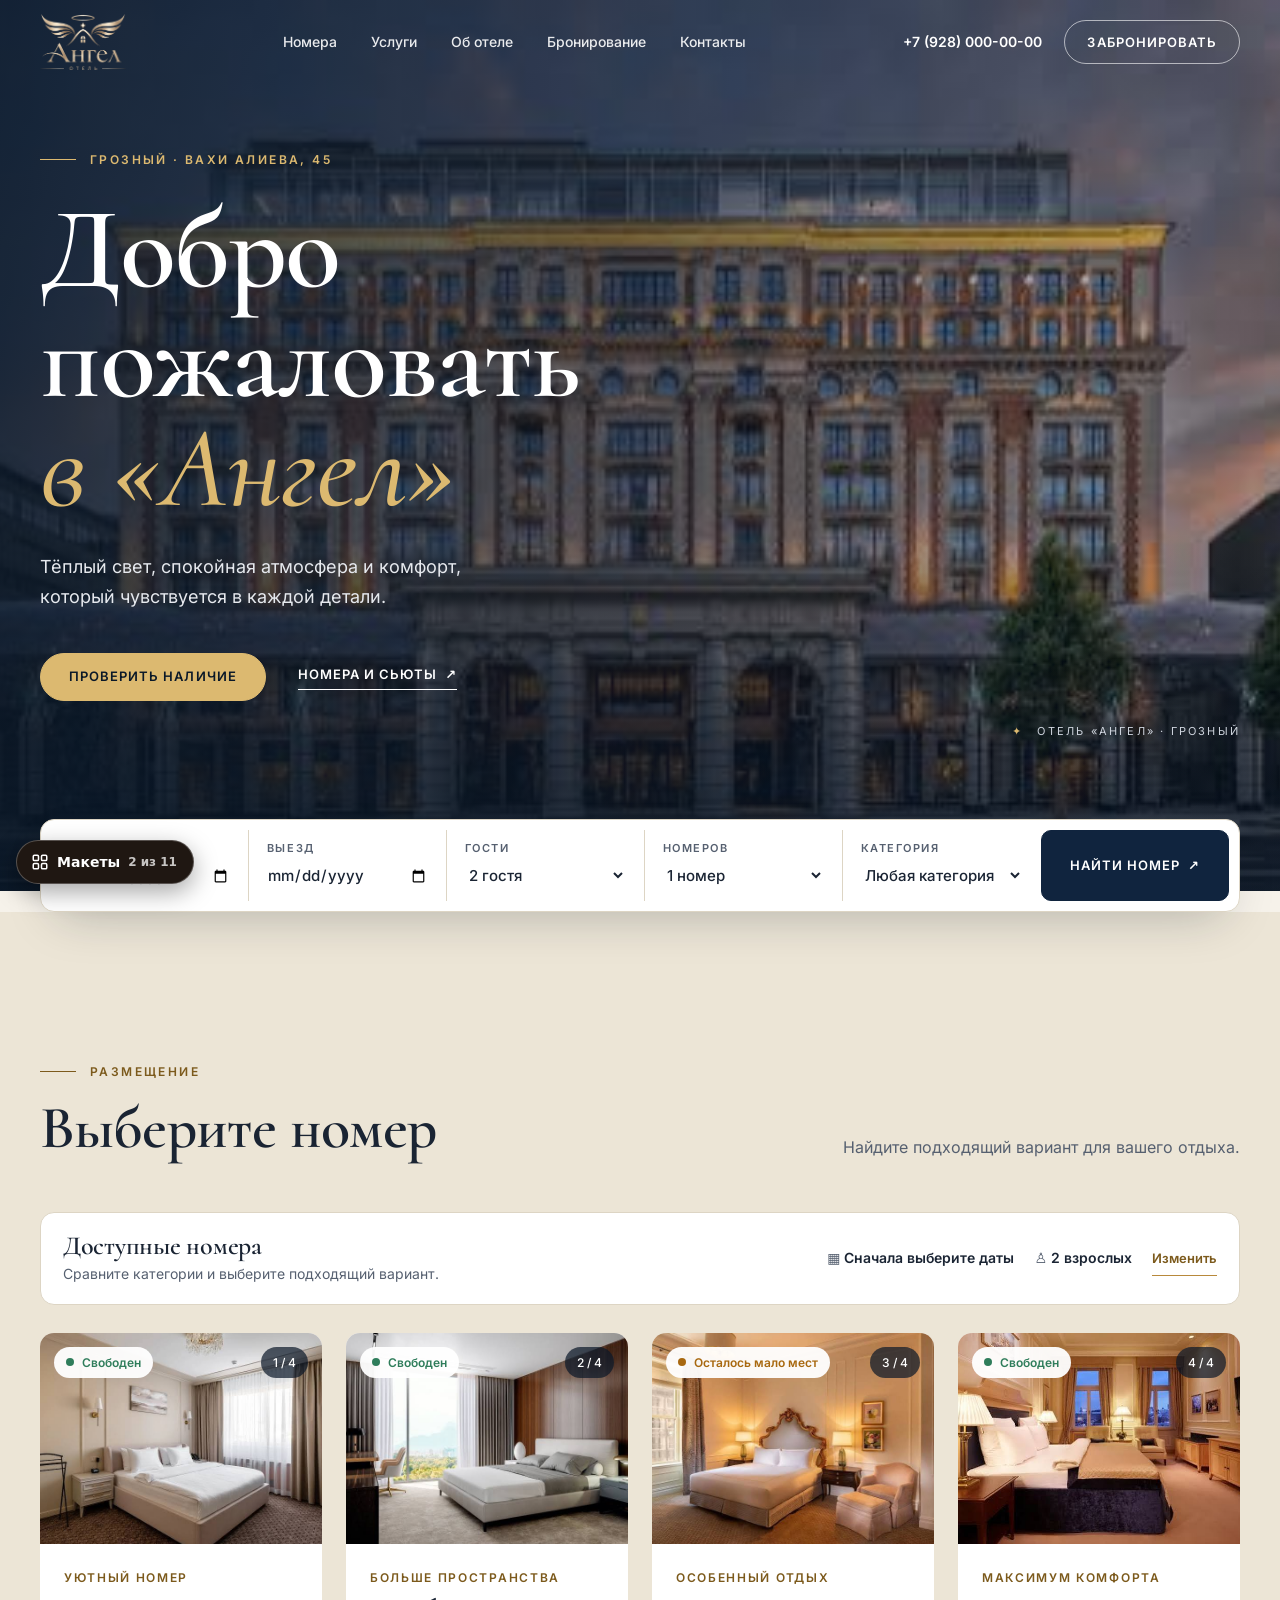
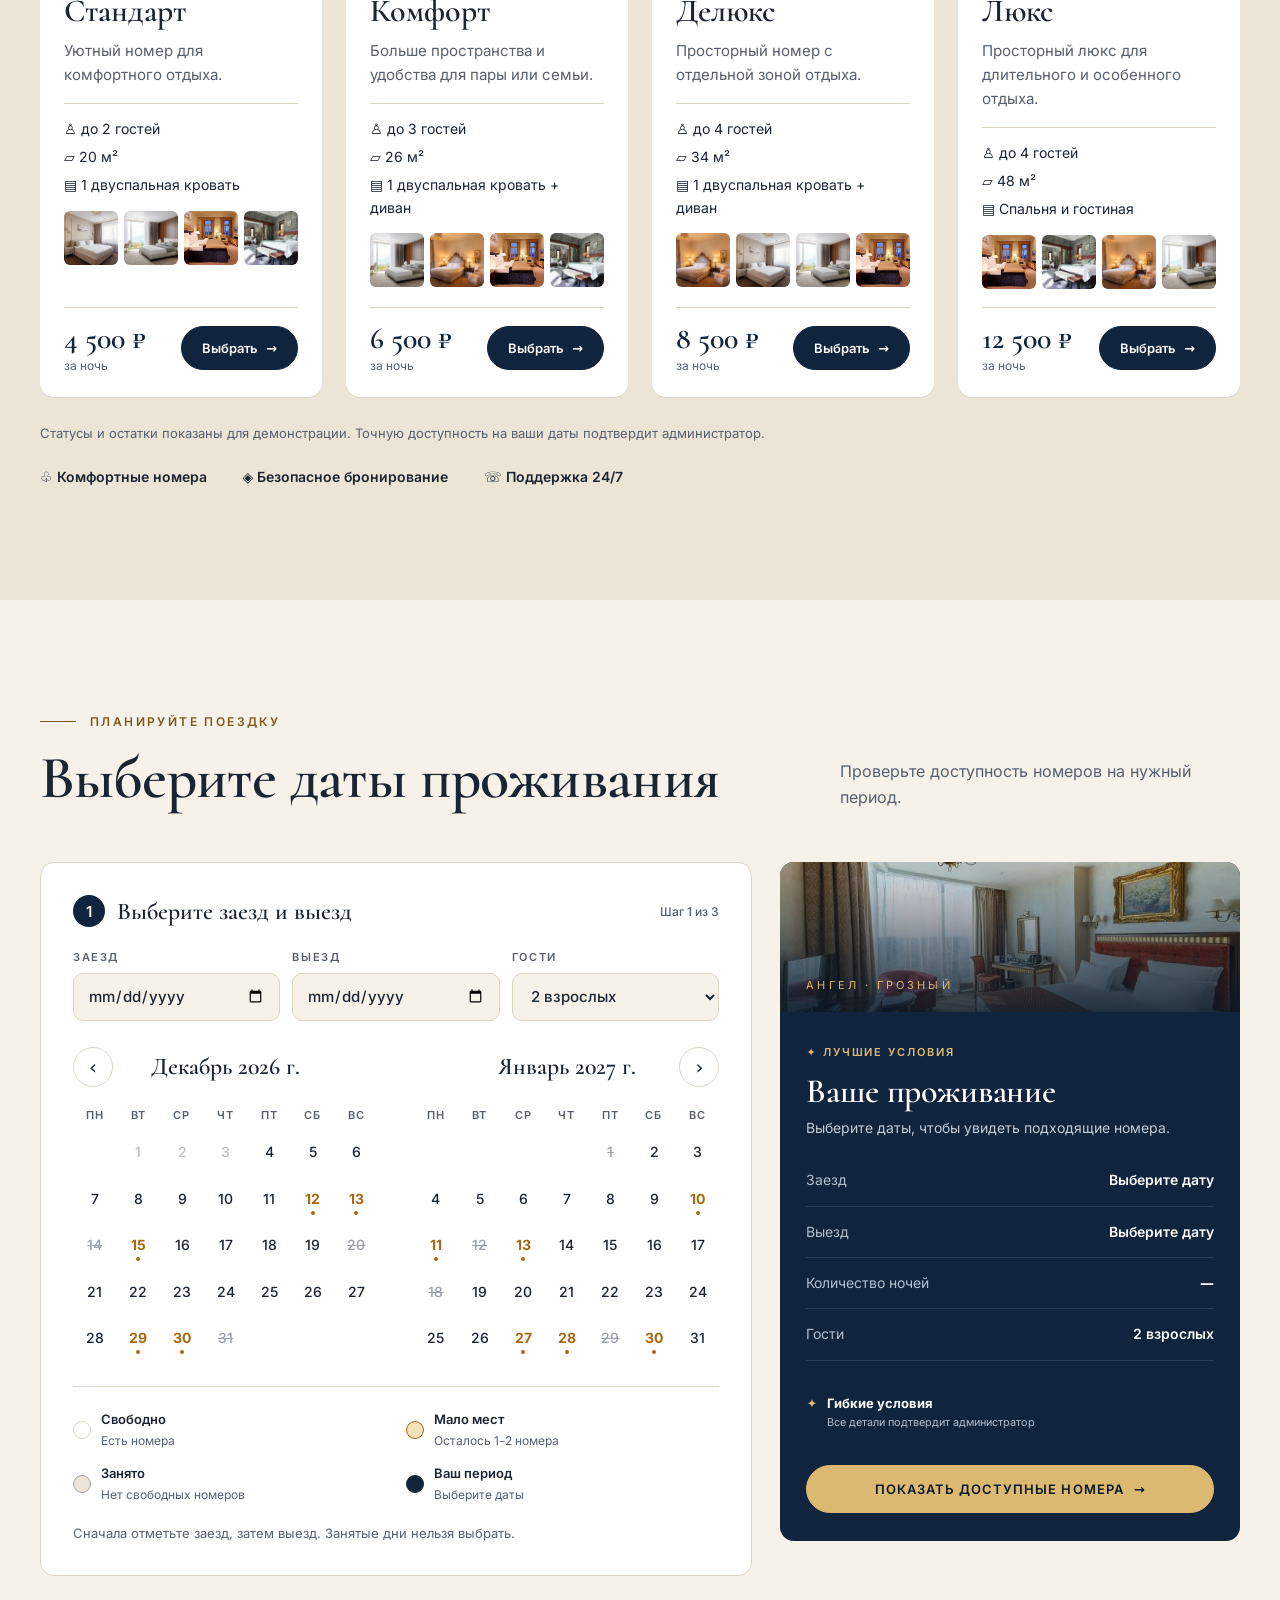
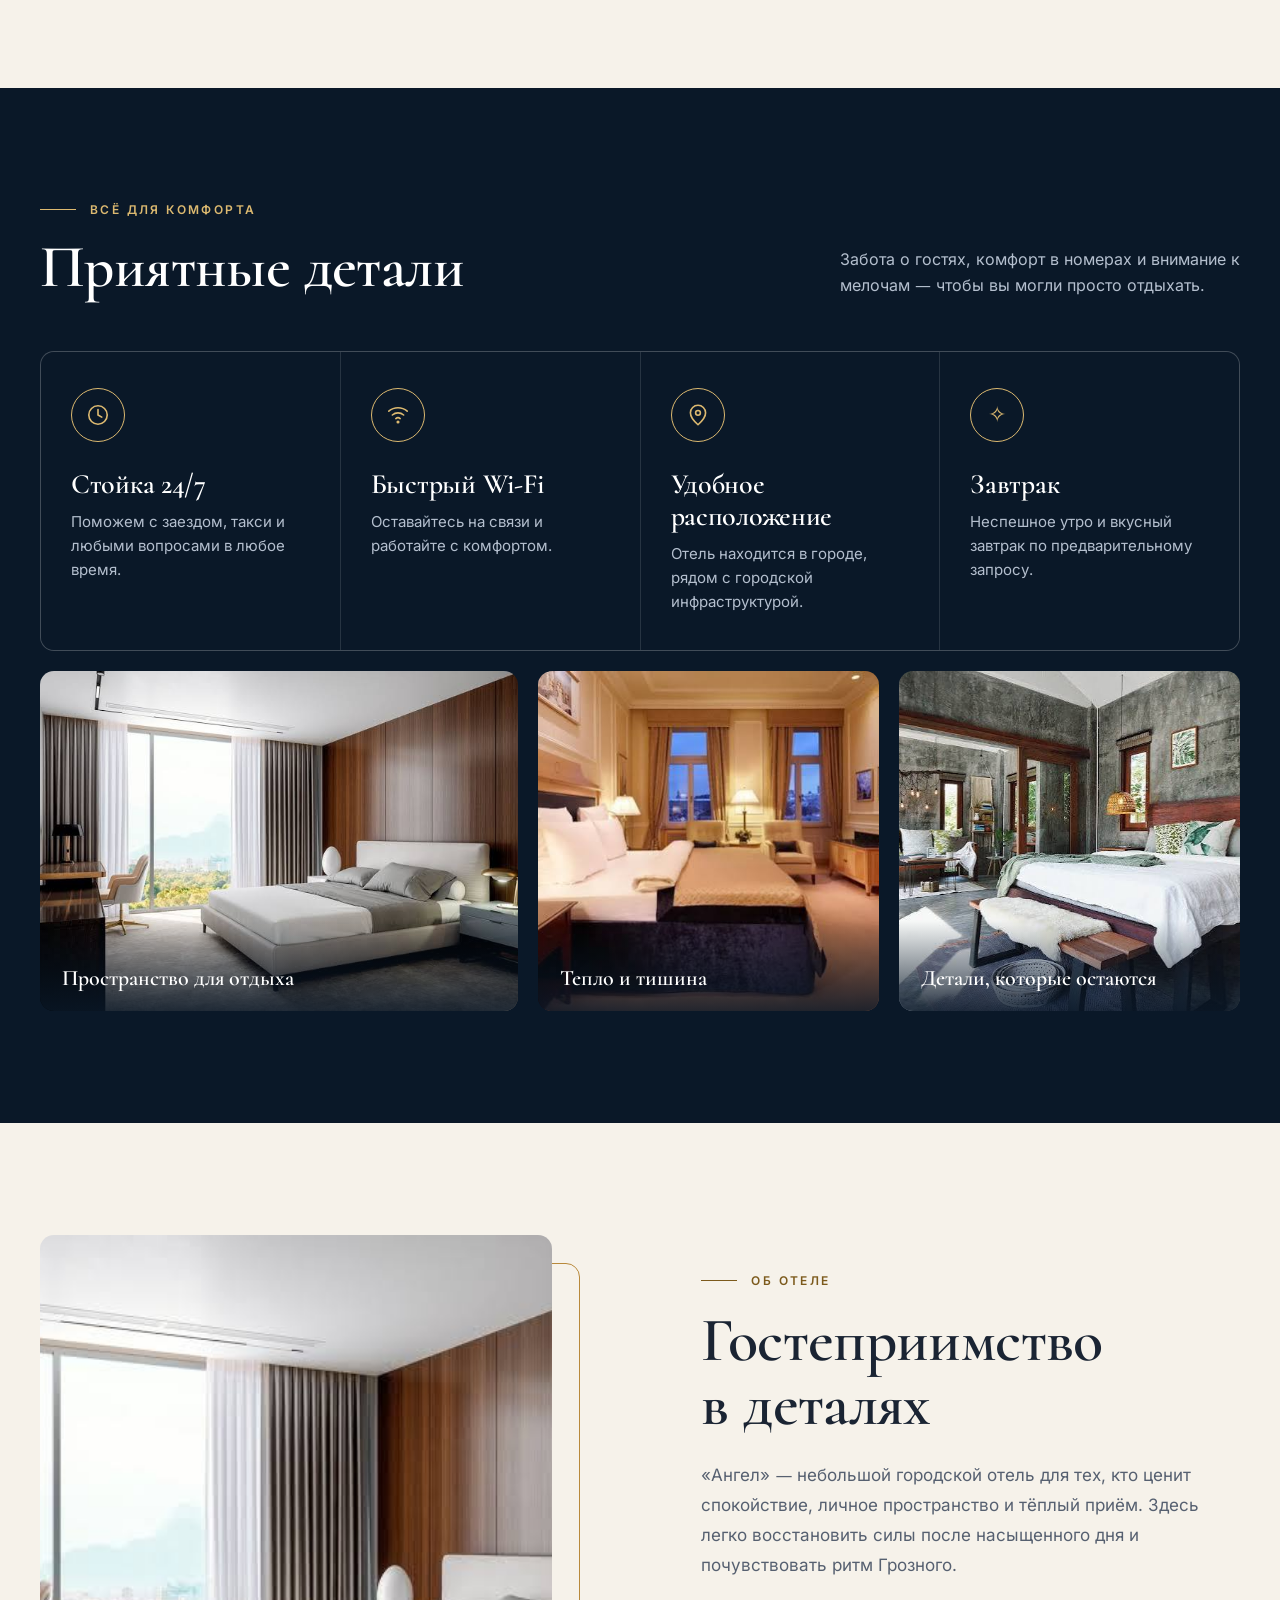
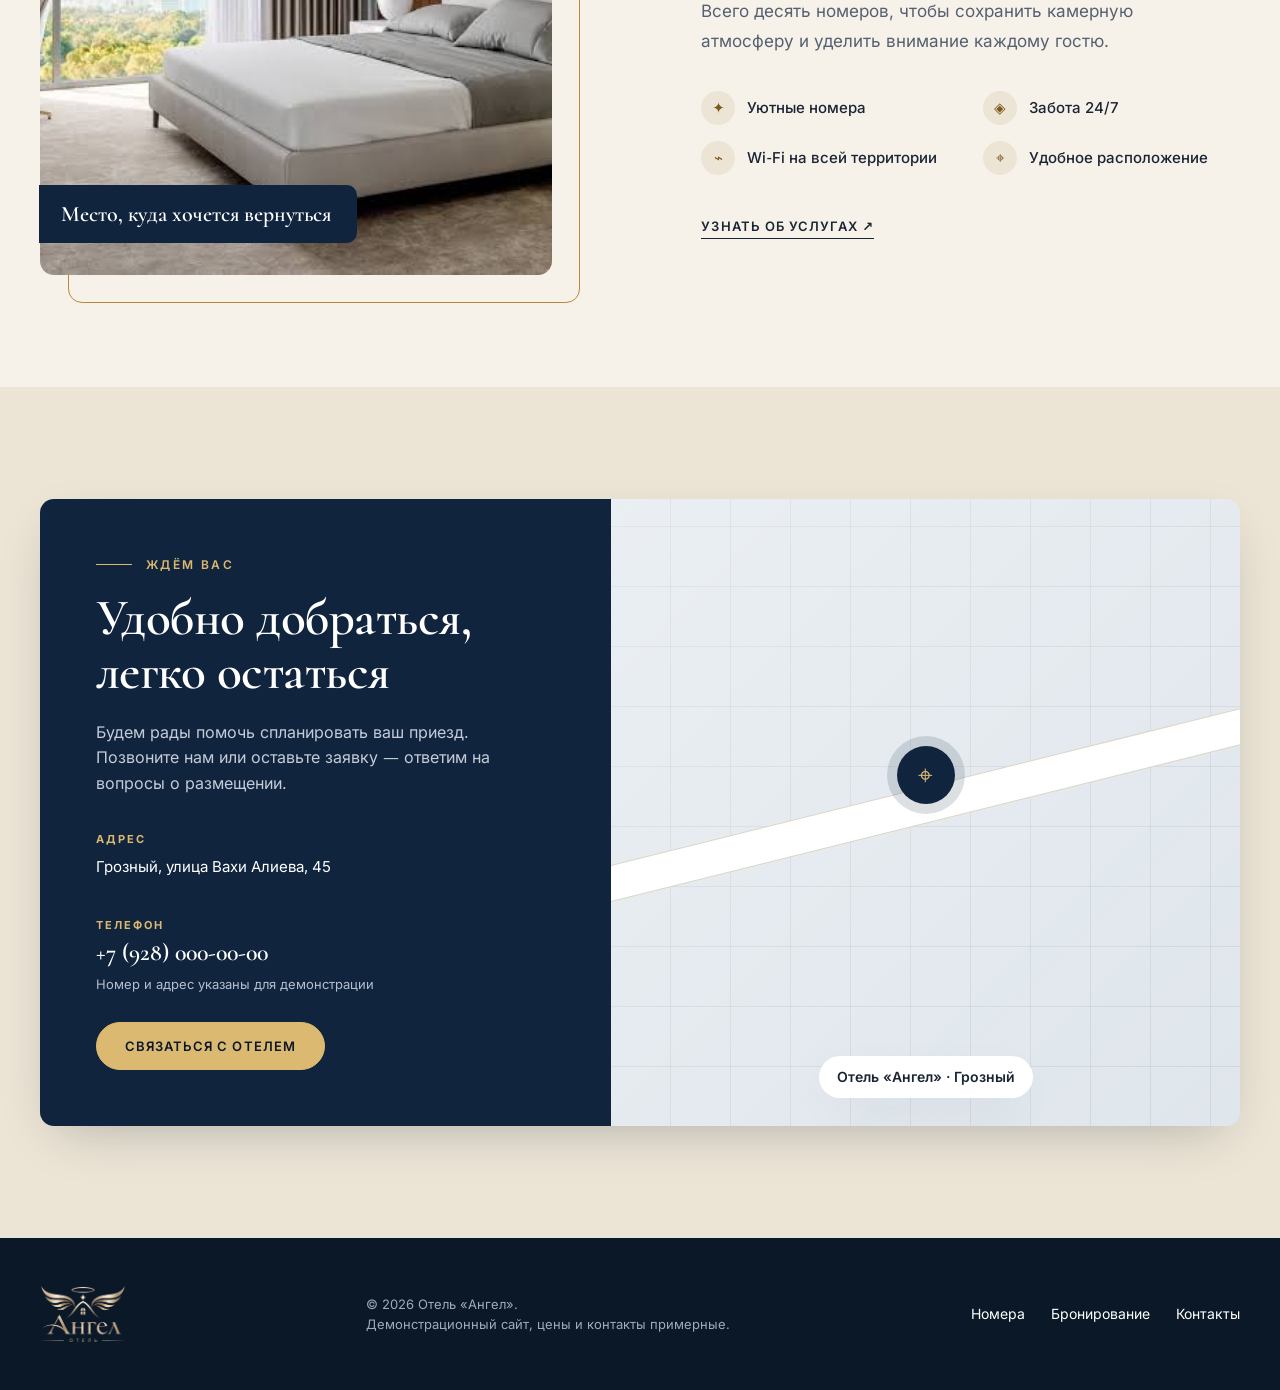
<file: versions/v2/index.html>
<!DOCTYPE html>
<html lang="ru">
<head>
  <meta charset="UTF-8" />
  <meta name="viewport" content="width=device-width, initial-scale=1.0" />
  <meta name="theme-color" content="#10243e" />
  <meta name="description" content="Ангел — камерный отель премиум-класса в Грозном. Выберите номер и проверьте свободные даты онлайн." />
  <title>Ангел — отель в Грозном</title>
  <style>
    @import url('https://fonts.googleapis.com/css2?family=Cormorant:wght@500;600;700&display=swap');
    @font-face{font-family:Inter;src:url('../../fonts/inter-cyrillic.woff2') format('woff2');font-style:normal;font-weight:400 800;font-display:swap;unicode-range:U+0400-045F,U+0490-0491,U+04B0-04B1,U+2116}
    @font-face{font-family:Inter;src:url('../../fonts/inter-latin.woff2') format('woff2');font-style:normal;font-weight:400 800;font-display:swap;unicode-range:U+0000-00FF}
    /* Design tokens: navy + gold hospitality palette, Cormorant / Inter */
    :root{--navy:#10243e;--navy-2:#0a1828;--navy-3:#1c3857;--gold:#b8893b;--gold-ink:#7c5a1c;--gold-soft:#dcb970;--ivory:#f6f2ea;--sand:#ece5d6;--white:#fff;--line:#ddd5c4;--ink:#1a2433;--muted:#566070;--ok:#2f7d5b;--warn:#a8680f;--bad:#a73f38;--serif:'Cormorant','Playfair Display',Georgia,serif;--sans:Inter,system-ui,-apple-system,'Segoe UI',Arial,sans-serif;--ease:cubic-bezier(.2,.7,.2,1);--r:14px;--shadow:0 18px 50px -18px rgba(10,24,40,.28)}
    *{box-sizing:border-box}html{scroll-behavior:smooth;scroll-padding-top:84px}
    body{margin:0;background:var(--ivory);color:var(--ink);font:16px/1.6 var(--sans);-webkit-font-smoothing:antialiased}
    a{color:inherit;text-decoration:none}button,input,select{font:inherit;color:inherit}button{cursor:pointer}img{display:block;max-width:100%}
    :focus-visible{outline:3px solid var(--gold);outline-offset:3px;border-radius:4px}
    .wrap{width:min(1200px,calc(100% - 48px));margin:auto}
    section{padding:112px 0}
    .eyebrow{display:flex;align-items:center;gap:14px;font-size:12px;font-weight:600;letter-spacing:.2em;text-transform:uppercase;color:var(--gold-ink)}
    .eyebrow:before{content:'';width:36px;height:1px;background:currentColor}
    h1,h2,h3{font-family:var(--serif);font-weight:600;margin:0;letter-spacing:-.01em;line-height:1.15}
    .section-head{display:flex;justify-content:space-between;align-items:flex-end;gap:40px;margin-bottom:52px}
    .section-head h2{font-size:clamp(38px,5vw,60px);line-height:1.05;margin-top:16px}
    .section-head p{max-width:400px;margin:0;color:var(--muted)}

    /* buttons */
    .btn{display:inline-flex;align-items:center;justify-content:center;gap:10px;min-height:48px;padding:0 28px;border:1px solid var(--navy);background:var(--navy);color:#fff;font-size:13px;font-weight:600;letter-spacing:.08em;text-transform:uppercase;border-radius:999px;transition:background .25s var(--ease),transform .25s var(--ease),box-shadow .25s var(--ease),border-color .25s}
    .btn:hover{background:var(--navy-3);border-color:var(--navy-3);transform:translateY(-2px);box-shadow:0 10px 24px -10px rgba(10,24,40,.55)}
    .btn.gold,.hero .btn{background:var(--gold-soft);border-color:var(--gold-soft);color:var(--navy-2)}
    .btn.gold:hover,.hero .btn:hover{background:#ecca85;border-color:#ecca85}
    .text-link,.room-link{font-size:13px;font-weight:600;letter-spacing:.08em;text-transform:uppercase;border-bottom:1px solid currentColor;padding-bottom:4px;transition:color .2s}
    .text-link:hover,.room-link:hover{color:var(--gold-soft)}.room-link:hover{color:var(--gold-ink)}

    /* header */
    header{position:fixed;inset:0 0 auto;z-index:30;height:84px;transition:background .3s,box-shadow .3s,height .3s;color:#fff}
    header.solid{background:rgba(246,242,234,.94);backdrop-filter:blur(14px);-webkit-backdrop-filter:blur(14px);color:var(--ink);box-shadow:0 1px 0 var(--line);height:72px}
    .nav{height:100%;display:flex;align-items:center;justify-content:space-between;gap:24px}
    .brand{display:flex;align-items:center;gap:14px}
    .brand-mark{width:40px;height:40px;border:1px solid var(--gold-soft);border-radius:50%;display:grid;place-items:center;font:600 22px var(--serif);color:var(--gold-soft)}
    header.solid .brand-mark{border-color:var(--gold);color:var(--gold-ink)}
    .brand-name{font:700 24px/1 var(--serif);letter-spacing:.2em}
    .brand-sub{font-size:10px;letter-spacing:.3em;margin-top:5px;opacity:.75}
    .nav-links{display:flex;gap:34px;font-size:14px;font-weight:500}
    .nav-links a{position:relative;padding:8px 0;opacity:.9}.nav-links a:after{content:'';position:absolute;left:0;right:100%;bottom:2px;height:1px;background:currentColor;transition:right .3s var(--ease)}
    .nav-links a:hover{opacity:1}.nav-links a:hover:after{right:0}
    .nav-right{display:flex;align-items:center;gap:22px}.phone{font-size:14px;font-weight:600;white-space:nowrap}
    header .btn{min-height:44px;padding:0 22px}
    header:not(.solid) .btn{background:transparent;border-color:rgba(255,255,255,.6);color:#fff}header:not(.solid) .btn:hover{background:#fff;color:var(--navy);border-color:#fff}

    /* hero */
    .hero{position:relative;min-height:min(880px,100svh);display:flex;align-items:center;padding:0;color:#fff;background:var(--navy-2) url('../../photo-0.jpg') center 45%/cover no-repeat;overflow:hidden}
    .hero:before{content:'';position:absolute;inset:0;background:linear-gradient(100deg,rgba(10,24,40,.88) 0%,rgba(10,24,40,.55) 48%,rgba(10,24,40,.15) 100%),linear-gradient(0deg,rgba(10,24,40,.7),transparent 40%)}
    .hero>.wrap:not(.hero-foot){position:relative}
    .hero-content{max-width:720px;padding:150px 0 190px}
    .hero .eyebrow{color:var(--gold-soft)}
    .hero h1{font-size:clamp(56px,9vw,116px);line-height:.95;margin:26px 0 28px;font-weight:600}
    .hero h1 em{font-style:italic;color:var(--gold-soft);font-weight:500}
    .hero p{font-size:18px;line-height:1.7;color:#e6e9ee;max-width:500px;margin:0 0 40px}
    .hero-actions{display:flex;align-items:center;gap:32px;flex-wrap:wrap}
    .hero-foot{position:absolute;left:50%;bottom:150px;width:min(1200px,calc(100% - 48px));transform:translateX(-50%);display:flex;justify-content:flex-end;gap:14px;font-size:11px;letter-spacing:.2em;color:#cfd5de}
    .hero-foot span{color:var(--gold-soft)}

    /* booking bar */
    .quick-booking-title{font:600 28px var(--serif);margin-bottom:14px}
    .bookingbar{display:grid;grid-template-columns:1fr 1fr 1fr 1fr 1fr auto;gap:0;align-items:stretch;background:var(--white);border:1px solid var(--line);border-radius:var(--r);padding:10px;box-shadow:var(--shadow)}
    .field{padding:10px 18px;border-right:1px solid var(--line);min-width:0}.field:nth-last-child(2){border-right:0}
    .field label{display:block;font-size:11px;font-weight:600;letter-spacing:.14em;text-transform:uppercase;color:var(--muted);margin-bottom:4px}
    .field input,.field select{width:100%;border:0;outline:0;background:transparent;font-size:15px;font-weight:500;color:var(--ink);padding:2px 0;min-height:28px}
    .field:focus-within{background:var(--ivory);border-radius:8px}
    .bookingbar .btn{align-self:stretch;min-width:170px;border-radius:10px}

    /* rooms */
    .rooms-section{background:var(--sand)}
    .rooms-toolbar{display:flex;justify-content:space-between;align-items:center;gap:20px;flex-wrap:wrap;padding:18px 22px;background:var(--white);border:1px solid var(--line);border-radius:var(--r);margin-bottom:28px}
    .rooms-toolbar h3{font-size:26px}.rooms-toolbar p{margin:2px 0 0;font-size:14px;color:var(--muted)}
    .rooms-trip{display:flex;align-items:center;gap:20px;flex-wrap:wrap;font-size:14px;color:var(--muted)}.rooms-trip b{color:var(--ink);font-weight:600}
    .rooms-trip button{background:none;border:0;padding:6px 0;border-bottom:1px solid var(--gold);font-weight:600;font-size:13px;color:var(--gold-ink)}
    .rooms-grid{display:grid;grid-template-columns:repeat(auto-fill,minmax(270px,1fr));gap:24px}
    .room-card{display:flex;flex-direction:column;background:var(--white);border-radius:var(--r);overflow:hidden;box-shadow:0 1px 0 var(--line);transition:transform .35s var(--ease),box-shadow .35s var(--ease)}
    .room-card:hover{transform:translateY(-6px);box-shadow:var(--shadow)}
    .room-card.is-unavailable{opacity:.62}.room-card.is-unavailable:hover{transform:none;box-shadow:none}
    .room-image{position:relative;aspect-ratio:4/3;overflow:hidden;background:var(--sand)}
    .room-image img{width:100%;height:100%;object-fit:cover;transition:transform .7s var(--ease)}.room-card:hover .room-image img{transform:scale(1.06)}
    .room-availability{position:absolute;left:14px;top:14px;display:inline-flex;align-items:center;gap:8px;padding:6px 12px;border-radius:999px;background:rgba(255,255,255,.95);font-size:12px;font-weight:600;color:var(--ok)}
    .room-availability:before{content:'';width:8px;height:8px;border-radius:50%;background:currentColor}
    .room-availability.few{color:var(--warn)}.room-availability.full{color:var(--bad)}
    .room-count-badge{position:absolute;right:14px;top:14px;padding:6px 12px;border-radius:999px;background:rgba(10,24,40,.7);color:#fff;font-size:12px;font-weight:500}
    .room-info{display:flex;flex-direction:column;flex:1;padding:24px}
    .room-name-row{display:flex;flex-direction:column;gap:6px}
    .room-title{font:600 32px/1.1 var(--serif)}.room-order{order:-1;font-size:12px;letter-spacing:.14em;text-transform:uppercase;color:var(--gold-ink);font-weight:600}
    .room-desc{margin:10px 0 16px;font-size:15px;color:var(--muted)}
    .room-facts{display:grid;gap:6px;font-size:14px;color:var(--ink);padding:14px 0;border-top:1px solid var(--line)}
    .room-thumbs{display:grid;grid-template-columns:repeat(4,1fr);gap:6px;margin-bottom:18px}.room-thumbs img{aspect-ratio:1;width:100%;object-fit:cover;border-radius:6px}
    .room-bottom{display:flex;justify-content:space-between;align-items:center;gap:12px;margin-top:auto;padding-top:16px;border-top:1px solid var(--line)}
    .room-price{font:600 30px/1 var(--serif);color:var(--navy)}.room-price small{display:block;margin-top:4px;font:400 12px var(--sans);color:var(--muted)}
    .room-choose{display:inline-flex;align-items:center;gap:8px;min-height:44px;padding:0 20px;border:1px solid var(--navy);background:var(--navy);color:#fff;border-radius:999px;font-size:13px;font-weight:600;transition:background .2s,transform .2s}
    .room-choose:hover:not(:disabled){background:var(--navy-3);transform:translateX(2px)}.room-choose:disabled{background:var(--sand);border-color:var(--line);color:var(--muted);cursor:not-allowed}
    .room-selection-note{margin:26px 0 0;font-size:13px;color:var(--muted)}
    .booking-benefits{display:flex;gap:12px 36px;flex-wrap:wrap;margin:22px 0 0;font-size:14px}.booking-benefits strong{font-weight:600}
    .booking-float{position:relative;z-index:5;margin-top:-72px}.rooms-section{padding-top:150px}

    /* availability / calendar */
    .availability{background:var(--ivory)}
    .calendar-layout{display:grid;grid-template-columns:minmax(0,1.55fr) minmax(320px,1fr);gap:28px;align-items:start}
    .calendar-box{background:var(--white);border:1px solid var(--line);border-radius:var(--r);padding:32px}
    .booking-step{display:flex;align-items:center;gap:12px;font:600 24px var(--serif);margin-bottom:22px}
    .booking-step span{display:grid;place-items:center;width:32px;height:32px;border-radius:50%;background:var(--navy);color:#fff;font:600 15px var(--sans)}
    .booking-step small{margin-left:auto;font:500 12px var(--sans);color:var(--muted)}
    .date-inputs{display:grid;grid-template-columns:repeat(3,1fr);gap:12px;margin-bottom:26px}
    .date-inputs label{display:block;font-size:11px;font-weight:600;letter-spacing:.14em;text-transform:uppercase;color:var(--muted)}
    .date-inputs input,.date-inputs select{display:block;width:100%;margin-top:6px;min-height:48px;padding:0 14px;border:1px solid var(--line);border-radius:10px;background:var(--ivory);font-size:15px;font-weight:500;letter-spacing:0;text-transform:none;color:var(--ink)}
    .month-pair{display:grid;grid-template-columns:1fr 1fr;gap:36px}
    .cal-top{display:flex;align-items:center;justify-content:space-between;margin-bottom:14px}
    .cal-month{font:600 24px var(--serif);text-align:center;flex:1}
    .month-arrow{width:40px;height:40px;border:1px solid var(--line);border-radius:50%;background:var(--white);font-size:20px;line-height:1;transition:background .2s,border-color .2s}.month-arrow:hover{background:var(--navy);border-color:var(--navy);color:#fff}
    .month-spacer{width:40px;flex:none}
    .cal-week,.cal-days{display:grid;grid-template-columns:repeat(7,1fr)}
    .cal-week span{text-align:center;font-size:11px;font-weight:600;letter-spacing:.1em;color:var(--muted);padding:6px 0}
    .cal-days{gap:3px 0}
    .day{position:relative;aspect-ratio:1;min-height:40px;border:0;background:transparent;border-radius:50%;font-size:14px;font-weight:500;transition:background .15s,color .15s}
    .day.available:hover:not(:disabled){background:var(--sand)}
    .day.few:not(.past){color:var(--warn);font-weight:700}.day.few:not(.past):after{content:'';position:absolute;left:50%;bottom:6px;width:4px;height:4px;margin-left:-2px;border-radius:50%;background:var(--warn)}
    .day.full{color:#9aa1ac;text-decoration:line-through;cursor:not-allowed}.day.past{color:#b9bec7;text-decoration:none;cursor:not-allowed}
    .day.range-candidate:not(:disabled):not(.selected){background:rgba(16,36,62,.05)}
    .day.inrange{background:#e3e9f1;border-radius:0;color:var(--navy)}
    .day.range-conflict{background:#f3dcd9;color:var(--bad)}
    .day.selected{background:var(--navy);color:#fff;font-weight:700;border-radius:50%}
    .day.range-start.range-end{border-radius:50%}
    .cal-legend{display:grid;grid-template-columns:repeat(2,1fr);gap:12px 20px;margin-top:26px;padding-top:22px;border-top:1px solid var(--line);font-size:13px}
    .cal-legend>span{display:flex;align-items:center;gap:10px}.cal-legend strong{display:block;font-weight:600}.cal-legend small{color:var(--muted);font-size:12px}
    .legend-swatch,.period-swatch{flex:none;width:18px;height:18px;border-radius:50%;border:1px solid var(--line);background:var(--white)}
    .legend-swatch.few{background:#f6e3bb;border-color:var(--warn)}.legend-swatch.full{background:var(--sand);border-color:#9aa1ac}.period-swatch{background:var(--navy);border-color:var(--navy)}
    .range-summary{display:none;margin-top:20px;padding:14px 18px;background:var(--ivory);border-left:3px solid var(--gold);border-radius:6px;font-size:14px}.range-summary.visible{display:block}
    .cal-hint{margin:18px 0 0;font-size:13px;color:var(--muted)}
    .calendar-results{position:sticky;top:96px;background:var(--navy);color:#fff;border-radius:var(--r);overflow:hidden}
    .booking-cover{height:150px;display:flex;align-items:flex-end;padding:18px 26px;background:linear-gradient(0deg,rgba(10,24,40,.85),rgba(10,24,40,.1)),url('../../photo-6.jpg') center/cover}
    .booking-cover span{font-size:11px;letter-spacing:.28em;color:var(--gold-soft)}
    .stay-summary-head{padding:26px 26px 6px}.best-price{font-size:11px;letter-spacing:.18em;font-weight:600;color:var(--gold-soft)}
    .stay-summary-head h3{font-size:34px;margin:8px 0 6px}.stay-summary-head p{margin:0;font-size:14px;color:#c4ccd8}
    .stay-summary{padding:10px 26px}.stay-line{display:flex;justify-content:space-between;gap:16px;padding:14px 0;border-bottom:1px solid rgba(255,255,255,.12);font-size:14px}
    .stay-line span{color:#b4bfce}.stay-line strong{font-weight:600;text-align:right}
    .cancel-note{display:flex;gap:10px;margin:8px 26px 0;padding:14px 0;font-size:13px;color:var(--gold-soft)}.cancel-note small{display:block;color:#b4bfce}.cancel-note strong{color:#fff}
    .stay-available-list{padding:0 26px;display:grid;gap:10px}
    .avail-row{display:grid;grid-template-columns:64px 1fr auto;gap:14px;align-items:center;padding:10px;border:1px solid rgba(255,255,255,.16);border-radius:10px;cursor:pointer;transition:background .2s,border-color .2s}
    .avail-row:hover{background:rgba(255,255,255,.08);border-color:var(--gold-soft)}.avail-row img{width:64px;height:52px;object-fit:cover;border-radius:6px}
    .avail-row strong{font:600 20px var(--serif);display:block}.avail-row small{color:#b4bfce;font-size:12px}.avail-price{text-align:right;font-weight:600}.avail-price small{display:block}
    .avail-empty{padding:14px;font-size:14px;color:#e5c7c3}
    .cal-actions{padding:20px 26px 28px}.cal-actions .btn{width:100%;background:var(--gold-soft);border-color:var(--gold-soft);color:var(--navy-2)}.cal-actions .btn:hover{background:#ecca85}

    /* services */
    #services{background:var(--navy-2);color:#fff}
    #services .eyebrow{color:var(--gold-soft)}#services .section-head p{color:#b4bfce}
    .services-grid{display:grid;grid-template-columns:repeat(4,1fr);gap:1px;background:rgba(255,255,255,.12);border:1px solid rgba(255,255,255,.12);border-radius:var(--r);overflow:hidden}
    .service{background:var(--navy-2);padding:36px 30px;transition:background .3s}.service:hover{background:var(--navy)}
    .service .icon{display:grid;place-items:center;width:54px;height:54px;border:1px solid var(--gold-soft);border-radius:50%;color:var(--gold-soft);font-size:22px;margin-bottom:26px}
    .service .icon svg{width:26px;height:26px;fill:none;stroke:currentColor;stroke-width:1.5;stroke-linecap:round;stroke-linejoin:round}
    .service h3{font-size:28px;margin-bottom:10px}.service p{margin:0;font-size:15px;color:#b4bfce}
    .amenity-gallery{display:grid;grid-template-columns:1.4fr 1fr 1fr;gap:20px;margin-top:20px}
    .amenity-gallery figure{position:relative;margin:0;height:340px;border-radius:var(--r);overflow:hidden}
    .amenity-gallery img{width:100%;height:100%;object-fit:cover;transition:transform .8s var(--ease)}.amenity-gallery figure:hover img{transform:scale(1.05)}
    .amenity-gallery figcaption{position:absolute;inset:auto 0 0;padding:44px 22px 20px;background:linear-gradient(0deg,rgba(10,24,40,.85),transparent);font:600 22px var(--serif)}

    /* about */
    #about{background:var(--ivory)}
    .intro-grid{display:grid;grid-template-columns:1.05fr 1fr;gap:96px;align-items:center}
    .intro-photo{position:relative;aspect-ratio:4/5;max-height:640px}.intro-photo:before{content:'';position:absolute;inset:28px -28px -28px 28px;border:1px solid var(--gold);border-radius:var(--r)}
    .intro-photo img{position:relative;width:100%;height:100%;object-fit:cover;border-radius:var(--r)}
    .photo-caption{position:absolute;left:-1px;bottom:32px;padding:16px 26px 16px 22px;background:var(--navy);color:#fff;font:600 22px var(--serif);border-radius:0 10px 10px 0}
    .intro-copy h2{font-size:clamp(40px,5vw,62px);line-height:1.04;margin:18px 0 24px}
    .intro-copy p{max-width:500px;color:var(--muted);font-size:17px;line-height:1.75}
    .features{display:grid;grid-template-columns:1fr 1fr;gap:16px 24px;margin:34px 0 38px}
    .feature{display:flex;align-items:center;gap:12px;font-size:15px;font-weight:500}.feature i{display:grid;place-items:center;width:34px;height:34px;border-radius:50%;background:var(--sand);color:var(--gold-ink);font-style:normal}

    /* contacts */
    .location{background:var(--sand)}
    .location-grid{display:grid;grid-template-columns:1fr 1.1fr;gap:0;border-radius:var(--r);overflow:hidden;box-shadow:var(--shadow)}
    .location-card{background:var(--navy);color:#fff;padding:56px}.location-card .eyebrow{color:var(--gold-soft)}
    .location-card h2{font-size:clamp(36px,4vw,52px);line-height:1.05;margin:18px 0 20px}.location-card p{color:#c4ccd8;margin:0 0 28px}
    .address-line{font-size:15px;line-height:1.9}.address-line strong{font-size:11px;letter-spacing:.18em;text-transform:uppercase;color:var(--gold-soft)}.address-line a{font:600 24px var(--serif)}
    .location-card .btn{background:var(--gold-soft);border-color:var(--gold-soft);color:var(--navy-2)}
    .map-frame{position:relative;overflow:hidden;min-height:440px;background:linear-gradient(135deg,rgba(255,255,255,.35),rgba(255,255,255,0)),repeating-linear-gradient(0deg,transparent 0 59px,rgba(16,36,62,.08) 59px 60px),repeating-linear-gradient(90deg,transparent 0 59px,rgba(16,36,62,.08) 59px 60px),#dfe6ec}
    .map-frame:before{content:'';position:absolute;left:-10%;right:-10%;top:46%;height:34px;background:#fff;transform:rotate(-14deg);box-shadow:0 0 0 1px var(--line)}
    .map-pin{position:absolute;left:50%;top:44%;transform:translate(-50%,-50%);display:grid;place-items:center;width:58px;height:58px;border-radius:50%;background:var(--navy);color:var(--gold-soft);font-size:26px;box-shadow:0 0 0 10px rgba(16,36,62,.14)}
    .map-label{position:absolute;left:50%;bottom:28px;transform:translateX(-50%);white-space:nowrap;padding:10px 18px;background:#fff;border-radius:999px;font-size:14px;font-weight:600;box-shadow:var(--shadow)}

    /* footer */
    footer{background:var(--navy-2);color:#fff;padding:48px 0}
    .footer-row{display:flex;justify-content:space-between;align-items:center;gap:28px;flex-wrap:wrap}
    .footer-row .brand-mark{border-color:var(--gold-soft);color:var(--gold-soft)}.footer-note{font-size:13px;color:#9fabbb}
    .footer-links{display:flex;gap:26px;font-size:14px}.footer-links a:hover{color:var(--gold-soft)}

    /* modal + toast */
    .modal{position:fixed;inset:0;z-index:60;display:none;place-items:center;padding:20px;background:rgba(10,24,40,.65);backdrop-filter:blur(6px)}.modal.open{display:grid}
    .modal-card{position:relative;width:min(560px,100%);max-height:calc(100svh - 40px);overflow:auto;background:var(--white);border-radius:var(--r);padding:40px}
    .modal-card h2{font-size:38px}.modal-card>p{color:var(--muted);margin:8px 0 24px}
    .modal-close{position:absolute;right:16px;top:16px;width:40px;height:40px;border:0;border-radius:50%;background:var(--sand);font-size:22px;line-height:1}.modal-close:hover{background:var(--line)}
    .modal-fields{display:grid;grid-template-columns:1fr 1fr;gap:14px}.modal-fields label{font-size:11px;font-weight:600;letter-spacing:.12em;text-transform:uppercase;color:var(--muted)}.modal-fields .wide{grid-column:1/-1}
    .modal-fields input,.modal-fields select{display:block;width:100%;margin-top:6px;min-height:48px;padding:0 14px;border:1px solid var(--line);border-radius:10px;background:var(--ivory);font-size:15px;font-weight:500;letter-spacing:0;text-transform:none;color:var(--ink)}
    .booking-summary{margin:18px 0;padding:16px 18px;background:var(--ivory);border-left:3px solid var(--gold);border-radius:6px;font-size:14px;color:var(--muted)}
    .booking-summary div{display:flex;justify-content:space-between;gap:12px;color:var(--ink)}.booking-summary strong{font:600 26px var(--serif);color:var(--navy)}.booking-summary small{color:var(--muted)}
    .modal-card .btn{width:100%}.fineprint{margin-top:14px;font-size:12px;color:var(--muted)}
    .toast{position:fixed;left:50%;bottom:28px;z-index:70;max-width:min(520px,calc(100% - 32px));transform:translate(-50%,24px);opacity:0;pointer-events:none;padding:16px 22px;background:var(--navy-2);color:#fff;border-radius:12px;box-shadow:var(--shadow);font-size:14px;transition:opacity .3s,transform .3s var(--ease)}.toast.show{opacity:1;transform:translate(-50%,0)}

    /* scroll progress + reveal (JS adds the classes) */
    body:after{content:'';position:fixed;left:0;top:0;height:3px;width:100%;z-index:80;pointer-events:none;background:var(--gold);transform:scaleX(var(--read-progress,0));transform-origin:left}
    body.portfolio-motion .site-reveal{opacity:0;transform:translateY(24px);transition:opacity .8s var(--ease),transform .8s var(--ease);transition-delay:calc(var(--reveal-index,0)*80ms)}
    body.portfolio-motion .site-reveal.is-in{opacity:1;transform:none}

    /* responsive */
    @media(max-width:1000px){
      section{padding:84px 0}.nav-links{display:none}.phone{display:none}
      .bookingbar{grid-template-columns:1fr 1fr 1fr}.field{border-right:0;border-bottom:1px solid var(--line)}.field:nth-last-child(2){border-bottom:1px solid var(--line)}.bookingbar .btn{grid-column:1/-1;min-height:52px;margin-top:8px}
      .calendar-layout{grid-template-columns:1fr}.calendar-results{position:static}
      .services-grid{grid-template-columns:1fr 1fr}.amenity-gallery{grid-template-columns:1fr 1fr}.amenity-gallery figure:first-child{grid-column:1/-1}
      .intro-grid{grid-template-columns:1fr;gap:56px}.intro-photo{max-height:480px;aspect-ratio:4/3;margin-right:28px}
      .location-grid{grid-template-columns:1fr}.map-frame{min-height:320px}
      .hero-foot{display:none}.hero-content{padding:130px 0 160px}.rooms-section{padding-top:130px}
    }
    @media(max-width:620px){
      body{font-size:15px}.wrap{width:calc(100% - 32px)}section{padding:64px 0}
      header,header.solid{height:64px}.brand-sub{display:none}.brand-name{font-size:20px}header .btn{min-height:40px;padding:0 16px;font-size:12px}
      .section-head{flex-direction:column;align-items:flex-start;gap:14px;margin-bottom:32px}
      .hero{min-height:720px;background-position:60% center}.hero-content{padding:112px 0 150px}.hero p{font-size:16px}.hero-actions{gap:20px}
      .bookingbar{grid-template-columns:1fr 1fr;padding:6px}.field{padding:10px 12px}
      .rooms-toolbar{padding:16px}.rooms-grid{grid-template-columns:1fr}
      .calendar-box{padding:20px 16px}.date-inputs{grid-template-columns:1fr}.month-pair{grid-template-columns:1fr}.next-month-panel{display:none}.cal-legend{grid-template-columns:1fr}.booking-step{font-size:20px}.booking-step small{display:none}
      .services-grid{grid-template-columns:1fr}.amenity-gallery{grid-template-columns:1fr}.amenity-gallery figure{height:240px}
      .features{grid-template-columns:1fr}.intro-photo{margin-right:16px}
      .location-card{padding:36px 24px}
      .footer-row{flex-direction:column;align-items:flex-start}
      .modal-card{padding:28px 20px}.modal-fields{grid-template-columns:1fr}
    }
    @media(prefers-reduced-motion:reduce){*,*:before,*:after{animation-duration:.01ms!important;transition-duration:.01ms!important;scroll-behavior:auto!important}body.portfolio-motion .site-reveal{opacity:1;transform:none}}
</style>
</head>
<body>
  <header><div class="wrap nav">
    <a class="brand" href="#top" aria-label="Ангел — на главную"><img src="../../logo.png" alt="Ангел, отель" style="height:56px;width:auto;display:block"></a>
    <nav class="nav-links"><a href="#rooms">Номера</a><a href="#services">Услуги</a><a href="#about">Об отеле</a><a href="#availability">Бронирование</a><a href="#contacts">Контакты</a></nav>
    <div class="nav-right"><a class="phone" href="tel:+79280000000">+7 (928) 000-00-00</a><button class="btn" data-book>Забронировать</button></div>
  </div></header>
  <main id="top">
    <section class="hero" style="padding:0"><div class="wrap"><div class="hero-content"><div class="eyebrow">Грозный · Вахи Алиева, 45</div><h1>Добро пожаловать<br><em>в «Ангел»</em></h1><p>Тёплый свет, спокойная атмосфера и комфорт, который чувствуется в каждой детали.</p><div class="hero-actions"><a class="btn" href="#quickSearch">Проверить наличие</a><a class="text-link" href="#rooms">НОМЕРА И СЬЮТЫ&nbsp; ↗</a></div></div></div><div class="wrap hero-foot"><span>✦</span> ОТЕЛЬ «АНГЕЛ» · ГРОЗНЫЙ</div></section>
    <div class="booking-float"><div class="wrap"><div class="quick-booking" id="quickBooking"><form class="bookingbar" id="quickSearch">
      <div class="field"><label>Заезд</label><input id="quickIn" type="date" /></div><div class="field"><label>Выезд</label><input id="quickOut" type="date" /></div><div class="field"><label>Гости</label><select id="guests"><option>1 гость</option><option selected>2 гостя</option><option>3 гостя</option><option>4 гостя</option></select></div><div class="field"><label>Номеров</label><select><option selected>1 номер</option><option>2 номера</option><option>3 номера</option></select></div><button class="btn" type="submit">Найти номер&nbsp; ↗</button>
    </form></div></div></div>
    <section class="rooms-section" id="rooms"><div class="wrap"><div class="section-head"><div><div class="eyebrow">Размещение</div><h2>Выберите номер</h2></div><p>Найдите подходящий вариант для вашего отдыха.</p></div><div class="rooms-toolbar"><div><h3 id="roomsStepTitle">Доступные номера</h3><p>Сравните категории и выберите подходящий вариант.</p></div><div class="rooms-trip"><span>▦ <b id="roomsTripDates">Выберите даты</b></span><span>♙ <b id="roomsTripGuests">2 взрослых</b></span><button type="button" id="editTripDates">Изменить</button></div></div><div class="rooms-grid" id="roomCards"></div><p class="room-selection-note">Статусы и остатки показаны для демонстрации. Точную доступность на ваши даты подтвердит администратор.</p><div class="booking-benefits"><span>♧ <strong>Комфортные номера</strong></span><span>◈ <strong>Безопасное бронирование</strong></span><span>☏ <strong>Поддержка 24/7</strong></span></div></div></section>
    <section class="availability" id="availability"><div class="wrap"><div class="section-head"><div><div class="eyebrow">Планируйте поездку</div><h2>Выберите даты проживания</h2></div><p>Проверьте доступность номеров на нужный период.</p></div><div class="calendar-layout"><div class="calendar-box"><div class="booking-step"><span>1</span> Выберите заезд и выезд <small>Шаг 1 из 3</small></div><div class="date-inputs"><label>Заезд<input id="calendarCheckin" type="date"></label><label>Выезд<input id="calendarCheckout" type="date"></label><label>Гости<select id="calendarGuests"><option>1 взрослый</option><option selected>2 взрослых</option><option>3 взрослых</option><option>4 взрослых</option></select></label></div><div class="month-pair"><div class="month-panel"><div class="cal-top"><button id="prevMonth" class="month-arrow" aria-label="Предыдущий месяц">‹</button><div class="cal-month" id="calMonth"></div><span class="month-spacer"></span></div><div class="cal-week"><span>ПН</span><span>ВТ</span><span>СР</span><span>ЧТ</span><span>ПТ</span><span>СБ</span><span>ВС</span></div><div class="cal-days" id="calDays"></div></div><div class="month-panel next-month-panel"><div class="cal-top"><div class="month-spacer"></div><div class="cal-month" id="calMonthNext"></div><button id="nextMonth" class="month-arrow" aria-label="Следующий месяц">›</button></div><div class="cal-week"><span>ПН</span><span>ВТ</span><span>СР</span><span>ЧТ</span><span>ПТ</span><span>СБ</span><span>ВС</span></div><div class="cal-days" id="calDaysNext"></div></div></div><div class="cal-legend"><span><i class="legend-swatch"></i><span><strong>Свободно</strong><small>Есть номера</small></span></span><span><i class="legend-swatch few"></i><span><strong>Мало мест</strong><small>Осталось 1–2 номера</small></span></span><span><i class="legend-swatch full"></i><span><strong>Занято</strong><small>Нет свободных номеров</small></span></span><span class="period-legend"><i class="period-swatch"></i><span><strong>Ваш период</strong><small id="periodLegend">Выберите даты</small></span></span></div><div class="range-summary" id="rangeSummary" aria-live="polite"></div><p class="cal-hint">Сначала отметьте заезд, затем выезд. Занятые дни нельзя выбрать.</p></div><aside class="calendar-results"><div class="booking-cover"><span>АНГЕЛ · ГРОЗНЫЙ</span></div><div class="stay-summary-head"><span class="best-price">✦ ЛУЧШИЕ УСЛОВИЯ</span><h3 id="resultsTitle">Ваше проживание</h3><p id="resultsText">Выберите даты, чтобы увидеть подходящие номера.</p></div><div class="stay-summary"><div class="stay-line"><span>Заезд</span><strong id="summaryCheckin">Выберите дату</strong></div><div class="stay-line"><span>Выезд</span><strong id="summaryCheckout">Выберите дату</strong></div><div class="stay-line"><span>Количество ночей</span><strong id="summaryNights">—</strong></div><div class="stay-line"><span>Гости</span><strong id="summaryGuests">2 взрослых</strong></div></div><div class="cancel-note">✦ <span><strong>Гибкие условия</strong><small>Все детали подтвердит администратор</small></span></div><div id="availabilityList" class="stay-available-list"></div><div class="cal-actions"><button class="btn" id="showAvailableRooms" type="button">Показать доступные номера <span>→</span></button></div></aside></div></div></section>
    <section id="services"><div class="wrap"><div class="section-head"><div><div class="eyebrow">Всё для комфорта</div><h2>Приятные детали</h2></div><p>Забота о гостях, комфорт в номерах и внимание к мелочам — чтобы вы могли просто отдыхать.</p></div><div class="services-grid"><article class="service"><div class="icon"><svg viewBox="0 0 24 24" aria-hidden="true"><circle cx="12" cy="12" r="8.5"/><path d="M12 7v5l3.5 2"/></svg></div><h3>Стойка 24/7</h3><p>Поможем с заездом, такси и любыми вопросами в любое время.</p></article><article class="service"><div class="icon"><svg viewBox="0 0 24 24" aria-hidden="true"><path d="M3.5 8.5a13 13 0 0 1 17 0M6.8 12a8 8 0 0 1 10.4 0M10 15.3a3.1 3.1 0 0 1 4 0"/><circle cx="12" cy="18.5" r=".7"/></svg></div><h3>Быстрый Wi‑Fi</h3><p>Оставайтесь на связи и работайте с комфортом.</p></article><article class="service"><div class="icon"><svg viewBox="0 0 24 24" aria-hidden="true"><path d="M19 10c0 5-7 11-7 11S5 15 5 10a7 7 0 1 1 14 0Z"/><circle cx="12" cy="10" r="2.2"/></svg></div><h3>Удобное расположение</h3><p>Отель находится в городе, рядом с городской инфраструктурой.</p></article><article class="service"><div class="icon">✧</div><h3>Завтрак</h3><p>Неспешное утро и вкусный завтрак по предварительному запросу.</p></article></div><div class="amenity-gallery"><figure><img src="../../photo-1.jpg" alt="Уютный интерьер номера"><figcaption>Пространство для отдыха</figcaption></figure><figure><img src="../../photo-4.jpg" alt="Интерьер сьют-номера"><figcaption>Тепло и тишина</figcaption></figure><figure><img src="../../photo-8.jpg" alt="Премиальный номер отеля"><figcaption>Детали, которые остаются</figcaption></figure></div></div></section>
    <section id="about"><div class="wrap intro-grid"><div class="intro-photo"><img src="../../photo-1.jpg" alt="Светлый номер отеля Ангел"><div class="photo-caption">Место, куда хочется вернуться</div></div><div class="intro-copy"><div class="eyebrow">Об отеле</div><h2>Гостеприимство<br>в деталях</h2><p>«Ангел» — небольшой городской отель для тех, кто ценит спокойствие, личное пространство и тёплый приём. Здесь легко восстановить силы после насыщенного дня и почувствовать ритм Грозного.</p><p>Всего десять номеров, чтобы сохранить камерную атмосферу и уделить внимание каждому гостю.</p><div class="features"><div class="feature"><i>✦</i> Уютные номера</div><div class="feature"><i>◈</i> Забота 24/7</div><div class="feature"><i>⌁</i> Wi‑Fi на всей территории</div><div class="feature"><i>⌖</i> Удобное расположение</div></div><a class="room-link" href="#services">УЗНАТЬ ОБ УСЛУГАХ ↗</a></div></div></section>
    <section class="location" id="contacts"><div class="wrap location-grid"><div class="location-card"><div class="eyebrow">Ждём вас</div><h2>Удобно добраться,<br>легко остаться</h2><p>Будем рады помочь спланировать ваш приезд. Позвоните нам или оставьте заявку — ответим на вопросы о размещении.</p><div class="address-line"><strong>Адрес</strong><br>Грозный, улица Вахи Алиева, 45<br><br><strong>Телефон</strong><br><a href="tel:+79280000000">+7 (928) 000-00-00</a><br><span style="color:#b4bfce;font-size:13px">Номер и адрес указаны для демонстрации</span></div><div style="margin-top:24px"><button class="btn" data-book>Связаться с отелем</button></div></div><div class="map-frame" aria-label="Схематичная карта расположения отеля"><div class="map-pin"><span>⌖</span></div><div class="map-label">Отель «Ангел» · Грозный</div></div></div></section>
  </main>
  <footer><div class="wrap footer-row"><a class="brand" href="#top"><img src="../../logo.png" alt="Ангел, отель" style="height:56px;width:auto;display:block"></a><div class="footer-note">© 2026 Отель «Ангел».<br>Демонстрационный сайт, цены и контакты примерные.</div><div class="footer-links"><a href="#rooms">Номера</a><a href="#availability">Бронирование</a><a href="#contacts">Контакты</a></div></div></footer>
  <div class="modal" id="bookingModal" role="dialog" aria-modal="true" aria-labelledby="modalTitle"><div class="modal-card"><button class="modal-close" id="closeModal" aria-label="Закрыть">×</button><h2 id="modalTitle">Заявка на бронирование</h2><p>Оставьте контакты — администратор свяжется с вами и подтвердит наличие номера.</p><form id="bookingForm"><div class="modal-fields"><label>Ваше имя<input required name="name" placeholder="Как к вам обращаться?"></label><label>Телефон<input required name="phone" type="tel" placeholder="+7 ___ ___-__-__"></label><label>Заезд<input id="modalIn" name="checkin" type="date" required></label><label>Выезд<input id="modalOut" name="checkout" type="date" required></label><label class="wide">Категория номера<select name="room" id="modalRoom"><option>Стандарт</option><option>Комфорт</option><option>Делюкс</option><option>Люкс</option></select></label></div><button class="btn" type="submit">Отправить заявку</button><div class="fineprint">Демонстрационная форма: отправка заявки и подтверждение брони пока не подключены.</div></form></div></div><div class="toast" id="toast"></div>
  <script>
    const rooms=[
      {name:'Стандарт',type:'Уютный номер',price:4500,capacity:'до 2 гостей',size:'20 м²',beds:'1 двуспальная кровать',count:4,img:'../../photo-3.jpg',thumbs:['../../photo-3.jpg','../../photo-1.jpg','../../photo-4.jpg','../../photo-8.jpg'],desc:'Уютный номер для комфортного отдыха.'},
      {name:'Комфорт',type:'Больше пространства',price:6500,capacity:'до 3 гостей',size:'26 м²',beds:'1 двуспальная кровать + диван',count:3,img:'../../photo-1.jpg',thumbs:['../../photo-1.jpg','../../photo-10.jpg','../../photo-4.jpg','../../photo-8.jpg'],desc:'Больше пространства и удобства для пары или семьи.'},
      {name:'Делюкс',type:'Особенный отдых',price:8500,capacity:'до 4 гостей',size:'34 м²',beds:'1 двуспальная кровать + диван',count:2,img:'../../photo-10.jpg',thumbs:['../../photo-10.jpg','../../photo-3.jpg','../../photo-1.jpg','../../photo-4.jpg'],desc:'Просторный номер с отдельной зоной отдыха.'},
      {name:'Люкс',type:'Максимум комфорта',price:12500,capacity:'до 4 гостей',size:'48 м²',beds:'Спальня и гостиная',count:1,img:'../../photo-4.jpg',thumbs:['../../photo-4.jpg','../../photo-8.jpg','../../photo-10.jpg','../../photo-1.jpg'],desc:'Просторный люкс для длительного и особенного отдыха.'}
    ];
    const fmt=n=>new Intl.NumberFormat('ru-RU').format(n);
    document.getElementById('roomCards').innerHTML='';
    const today=new Date();today.setHours(0,0,0,0);let view=new Date(today.getFullYear(),today.getMonth(),1),checkin=null,checkout=null;
    const pad=n=>String(n).padStart(2,'0'), dateKey=d=>`${d.getFullYear()}-${pad(d.getMonth()+1)}-${pad(d.getDate())}`;
    const monthName=d=>new Intl.DateTimeFormat('ru-RU',{month:'long',year:'numeric'}).format(d);
    function statusFor(d){let x=(d.getDate()*13+d.getMonth()*7+d.getFullYear())%17;if(x===0||x===7)return 'full';if(x===3||x===11||x===15)return 'few';return 'free'}
    function drawMonth(box,month,showNav){box.innerHTML='';const first=new Date(month.getFullYear(),month.getMonth(),1),offset=(first.getDay()+6)%7,days=new Date(month.getFullYear(),month.getMonth()+1,0).getDate();for(let i=0;i<offset;i++)box.append(document.createElement('span'));for(let n=1;n<=days;n++){const d=new Date(month.getFullYear(),month.getMonth(),n),b=document.createElement('button'),status=statusFor(d),isPast=d<today;b.type='button';b.className='day '+(status==='full'?'full':status==='few'?'few':'available')+(isPast?' past':'');b.setAttribute('aria-label',`${n} ${monthName(month)}, ${status==='full'?'занято':status==='few'?'осталось мало мест':'свободно'}`);b.setAttribute('aria-pressed',String(Boolean((checkin&&dateKey(d)===dateKey(checkin))||(checkout&&dateKey(d)===dateKey(checkout)))));b.textContent=n;b.disabled=isPast||status==='full';if((checkin&&dateKey(d)===dateKey(checkin))||(checkout&&dateKey(d)===dateKey(checkout)))b.classList.add('selected');if(checkin&&checkout&&d>checkin&&d<checkout)b.classList.add('inrange');if(checkin&&!checkout&&d>checkin)b.classList.add('range-candidate');if(checkin&&d.getTime()===d0(checkin))b.classList.add('range-start');if(checkout&&d.getTime()===d0(checkout))b.classList.add('range-end');if(checkin&&checkout&&d>checkin&&d<checkout&&status==='full')b.classList.add('range-conflict');b.addEventListener('click',()=>selectDate(d));box.append(b)}}
    const d0=d=>new Date(d.getFullYear(),d.getMonth(),d.getDate()).getTime();
    function renderCalendar(){const box=document.getElementById('calDays');if(!box)return;const monthLabel=document.getElementById('calMonth');if(monthLabel)monthLabel.textContent=monthName(view).replace(/^./,s=>s.toUpperCase());drawMonth(box,view);const second=document.getElementById('calDaysNext');if(second){const next=new Date(view.getFullYear(),view.getMonth()+1,1);document.getElementById('calMonthNext').textContent=monthName(next).replace(/^./,s=>s.toUpperCase());drawMonth(second,next)}const a=document.getElementById('calendarCheckin'),b=document.getElementById('calendarCheckout');if(a)a.value=checkin?dateKey(checkin):'';if(b)b.value=checkout?dateKey(checkout):''}
    function selectDate(d){if(statusFor(d)==='full'||d<today)return;if(!checkin||checkout||d<=checkin){checkin=d;checkout=null}else{let blocked=false;for(let day=new Date(checkin);day<d;day.setDate(day.getDate()+1))if(statusFor(day)==='full'){blocked=true;break}if(blocked){checkin=d;checkout=null}else checkout=d}renderCalendar();updateResults();syncSelectionStatus()}
    function syncSelectionStatus(){let el=document.getElementById('selectionStatus');if(el){el.classList.toggle('step-two',Boolean(checkin&&!checkout));el.classList.toggle('done',Boolean(checkin&&checkout));el.textContent=!checkin?'Сначала выберите дату заезда':!checkout?'Теперь выберите дату выезда':`${new Intl.DateTimeFormat('ru-RU',{day:'numeric',month:'long'}).format(checkin)} — ${new Intl.DateTimeFormat('ru-RU',{day:'numeric',month:'long'}).format(checkout)} · период выбран`}const box=document.getElementById('rangeSummary');if(!box)return;box.classList.toggle('visible',Boolean(checkin));if(!checkin){box.innerHTML='';return}if(!checkout){box.innerHTML=`Заезд: <strong>${new Intl.DateTimeFormat('ru-RU',{day:'numeric',month:'long'}).format(checkin)}</strong> · выберите дату выезда`;return}const n=Math.max(1,Math.round((checkout-checkin)/86400000)),blocked=[];for(let d=new Date(checkin);d<checkout;d.setDate(d.getDate()+1))if(statusFor(d)==='full')blocked.push(new Date(d));box.innerHTML=`<strong>${n} ${n===1?'ночь':n<5?'ночи':'ночей'}</strong> · ${new Intl.DateTimeFormat('ru-RU',{day:'numeric',month:'short'}).format(checkin)} — ${new Intl.DateTimeFormat('ru-RU',{day:'numeric',month:'short'}).format(checkout)}${blocked.length?`<br><span style="color:#a64343">В выбранном периоде ${blocked.length} занятых ${blocked.length===1?'день':'дня'}; проверьте доступность номеров справа.</span>`:'<br>Даты выбраны. Доступность номера уточняется по выбранному периоду.'}`;const fmtDate=d=>new Intl.DateTimeFormat('ru-RU',{day:'numeric',month:'short',year:'numeric'}).format(d);document.getElementById('summaryCheckin').textContent=checkin?fmtDate(checkin):'Выберите дату';document.getElementById('summaryCheckout').textContent=checkout?fmtDate(checkout):'Выберите дату';document.getElementById('summaryNights').textContent=checkout?`${n} ${n===1?'ночь':n<5?'ночи':'ночей'}`:'—';document.getElementById('periodLegend').textContent=checkout?`${fmtDate(checkin)} — ${fmtDate(checkout)}`:checkin?'Выберите выезд':'Выберите даты';document.getElementById('summaryGuests').textContent=document.getElementById('calendarGuests')?.value||'2 взрослых';document.getElementById('resultsTitle').textContent=checkout?'Варианты проживания':checkin?'Выберите дату выезда':'Ваше проживание';document.getElementById('resultsText').textContent=checkout?'Подходящие номера на выбранные даты.':checkin?'Заезд выбран — теперь отметьте дату выезда.':'Выберите даты, чтобы увидеть подходящие номера.'}
    function updateResults(){syncSelectionStatus();const txt=document.getElementById('resultsText'),list=document.getElementById('availabilityList');updateRoomCards();if(!checkin||!checkout||checkout<=checkin){list.innerHTML='';txt.textContent=checkin?'Заезд выбран — отметьте дату выезда.':'Выберите даты, чтобы увидеть подходящие номера.';return}const nights=Math.round((checkout-checkin)/86400000);txt.textContent='Демонстрационная доступность. Точное наличие подтвердит администратор.';const chosen=document.getElementById('quickRoom')?.value||'';const available=rooms.filter((r,i)=>roomStatus(r,i)!=='full'&&(!chosen||r.name===chosen));list.innerHTML=available.map(r=>`<div class="avail-row" data-available-room="${r.name}" role="button" tabindex="0" aria-label="Выбрать номер ${r.name}"><img src="${r.img}" alt=""><div><strong>${r.name}</strong><small>${roomStatus(r,rooms.indexOf(r))==='few'?'Осталось мало':`Свободен · ${r.capacity} · ${r.size}`}</small></div><div class="avail-price">${fmt(r.price*nights)} ₽<small>за ${nights} ноч.</small></div></div>`).join('')||'<div class="avail-empty">На эти даты свободных номеров не осталось. Попробуйте соседние даты или позвоните администратору.</div>';document.getElementById('modalIn').value=dateKey(checkin);document.getElementById('modalOut').value=dateKey(checkout)}
    document.getElementById('prevMonth').onclick=()=>{const candidate=new Date(view.getFullYear(),view.getMonth()-1,1);if(candidate<new Date(today.getFullYear(),today.getMonth(),1))return;view=candidate;renderCalendar()};document.getElementById('nextMonth').onclick=()=>{view=new Date(view.getFullYear(),view.getMonth()+1,1);renderCalendar()};renderCalendar();
    const minDate=dateKey(today);for(const id of ['quickIn','quickOut','modalIn','modalOut'])document.getElementById(id).min=minDate;
    for(const id of ['calendarCheckin','calendarCheckout'])document.getElementById(id).min=minDate;
    document.getElementById('calendarCheckin').addEventListener('change',e=>{const d=new Date(e.target.value+'T00:00:00');if(!e.target.value||d<today||statusFor(d)==='full'){e.target.value='';return}checkin=d;checkout=null;view=new Date(d.getFullYear(),d.getMonth(),1);renderCalendar();updateResults()});
    document.getElementById('calendarCheckout').addEventListener('change',e=>{const d=new Date(e.target.value+'T00:00:00');if(!e.target.value||!checkin||d<=checkin||statusFor(d)==='full'){e.target.value='';return}for(let day=new Date(checkin);day<d;day.setDate(day.getDate()+1))if(statusFor(day)==='full'){e.target.value='';return}checkout=d;view=new Date(checkin.getFullYear(),checkin.getMonth(),1);renderCalendar();updateResults()});
    document.getElementById('calendarGuests').addEventListener('change',()=>{document.getElementById('summaryGuests').textContent=document.getElementById('calendarGuests').value;document.getElementById('guests').value=document.getElementById('calendarGuests').value.replace(' взрослых',' гостей').replace(' взрослый',' гость')});
    document.getElementById('showAvailableRooms').addEventListener('click',()=>{if(!checkin||!checkout){document.getElementById('calendarCheckin').focus();document.getElementById('resultsText').textContent='Сначала выберите доступные даты заезда и выезда.';return}document.getElementById('rooms').scrollIntoView({behavior:'smooth'});setTimeout(()=>document.getElementById('roomCards').scrollIntoView({behavior:'smooth',block:'center'}),250)});
    document.getElementById('editTripDates').addEventListener('click',()=>document.getElementById('availability').scrollIntoView({behavior:'smooth'}));
    document.getElementById('prevMonth').onclick=()=>{const candidate=new Date(view.getFullYear(),view.getMonth()-1,1);if(candidate<new Date(today.getFullYear(),today.getMonth(),1))return;view=candidate;renderCalendar()};document.getElementById('nextMonth').onclick=()=>{view=new Date(view.getFullYear(),view.getMonth()+1,1);renderCalendar()};
    renderCalendar();syncSelectionStatus();
    function setDates(){let a=document.getElementById('quickIn').value,b=document.getElementById('quickOut').value;if(a){checkin=new Date(a+'T00:00:00');view=new Date(checkin.getFullYear(),checkin.getMonth(),1)}if(b)checkout=new Date(b+'T00:00:00');renderCalendar();updateResults()}
    document.getElementById('quickSearch').addEventListener('submit',e=>{e.preventDefault();setDates();document.getElementById('availability').scrollIntoView({behavior:'smooth'})});
    const modal=document.getElementById('bookingModal');function openModal(){if(checkin)document.getElementById('modalIn').value=dateKey(checkin);if(checkout)document.getElementById('modalOut').value=dateKey(checkout);modal.classList.add('open')}document.querySelectorAll('[data-book]').forEach(b=>b.addEventListener('click',openModal));document.getElementById('closeModal').onclick=()=>modal.classList.remove('open');modal.addEventListener('click',e=>{if(e.target===modal)modal.classList.remove('open')});document.addEventListener('keydown',e=>{if(e.key==='Escape')modal.classList.remove('open')});
    document.getElementById('bookingForm').addEventListener('submit',e=>{e.preventDefault();modal.classList.remove('open');let t=document.getElementById('toast');t.textContent='Демо-форма заполнена. Подключите номер отеля для приёма заявок.';t.classList.add('show');setTimeout(()=>t.classList.remove('show'),4500)});

    // Связанный и понятный путь бронирования: поиск, выбор номера, итог заявки.
    const guestSelect=document.getElementById('guests');
    const roomSelect=document.getElementById('modalRoom');
    let selectedRoom='';
    const quickRoom=document.createElement('div');
    quickRoom.className='field';
    quickRoom.innerHTML='<label for="quickRoom">Категория</label><select id="quickRoom"><option value="">Любая категория</option>'+rooms.map(r=>`<option value="${r.name}">${r.name} · ${fmt(r.price)} ₽/ночь</option>`).join('')+'</select>';
    document.getElementById('quickSearch').insertBefore(quickRoom,document.querySelector('#quickSearch button'));
    const summary=document.createElement('div');
    summary.className='booking-summary';
    summary.id='bookingSummary';
    document.querySelector('.modal-fields').after(summary);
    const nightsText=n=>`${n} ${n===1?'ночь':n<5?'ночи':'ночей'}`;
    function setSelection(name){selectedRoom=name||'';if(selectedRoom)roomSelect.value=selectedRoom;renderSummary()}
    function renderSummary(){
      const a=document.getElementById('modalIn').value,b=document.getElementById('modalOut').value;
      const room=rooms.find(r=>r.name===(selectedRoom||roomSelect.value));
      if(!room||!a||!b){summary.innerHTML='<span>Итог поездки появится после выбора дат и категории номера.</span>';return}
      const n=Math.max(1,Math.round((new Date(b+'T00:00:00')-new Date(a+'T00:00:00'))/86400000));
      summary.innerHTML=`<div><span>${room.name} · ${nightsText(n)}</span><strong>${fmt(room.price*n)} ₽</strong></div><small>${fmt(room.price)} ₽ за ночь · ${guestSelect.value}</small>`;
    }
    function chooseRoom(name){setSelection(name);document.getElementById('modalRoom').value=name;openModal()}
    function roomStatus(room,index){if(!checkin||!checkout)return index===2?'few':'free';for(let day=new Date(checkin);day<checkout;day.setDate(day.getDate()+1)){const code=(day.getDate()*13+day.getMonth()*7+day.getFullYear()+index*3)%17;if(code===0||code===7)return 'full'}const code=(checkin.getDate()+index+checkin.getMonth())%5;return code===0||code===3?'few':'free'}
    function updateRoomCards(){const grid=document.getElementById('roomCards');if(!grid)return;grid.innerHTML=rooms.map((r,i)=>{const status=roomStatus(r,i),label=status==='full'?'Нет мест':status==='few'?'Осталось мало мест':'Свободен';return `<article class="room-card${status==='full'?' is-unavailable':''}"><div class="room-image"><img src="${r.img}" alt="Интерьер номера ${r.name} отеля Ангел"><span class="room-availability ${status}">${label}</span><span class="room-count-badge">${i+1} / ${rooms.length}</span></div><div class="room-info"><div class="room-name-row"><div class="room-title">${r.name}</div><span class="room-order">${r.type}</span></div><p class="room-desc">${r.desc}</p><div class="room-facts"><span>♙ ${r.capacity}</span><span>▱ ${r.size}</span><span>▤ ${r.beds}</span></div><div class="room-thumbs">${r.thumbs.map(src=>`<img src="${src}" alt="Фото ${r.name}" loading="lazy">`).join('')}</div><div class="room-bottom"><div class="room-price">${fmt(r.price)} ₽<small>за ночь</small></div><button class="room-choose" type="button" data-room="${r.name}" ${status==='full'?'disabled':''}>${status==='full'?'Недоступен':'Выбрать'} <span>→</span></button></div></div></article>`}).join('');const tripDates=document.getElementById('roomsTripDates');if(tripDates)tripDates.textContent=checkin&&checkout?`${new Intl.DateTimeFormat('ru-RU',{day:'numeric',month:'short'}).format(checkin)} – ${new Intl.DateTimeFormat('ru-RU',{day:'numeric',month:'short'}).format(checkout)} · ${Math.max(1,Math.round((checkout-checkin)/86400000))} ноч.`:'Сначала выберите даты';const tripGuests=document.getElementById('roomsTripGuests');if(tripGuests)tripGuests.textContent=document.getElementById('calendarGuests')?.value||'2 взрослых'}
    const renderRoomCards=()=>{updateRoomCards();document.getElementById('roomCards').addEventListener('click',e=>{const button=e.target.closest('[data-room]');if(button&&!button.disabled)chooseRoom(button.dataset.room)})};
    renderRoomCards();
    const originalUpdateResults=updateResults;
    updateResults=function(){originalUpdateResults();if(checkin&&checkout){document.getElementById('quickIn').value=dateKey(checkin);document.getElementById('quickOut').value=dateKey(checkout);document.getElementById('modalIn').value=dateKey(checkin);document.getElementById('modalOut').value=dateKey(checkout)}};
    const originalSelectDate=selectDate;
    selectDate=function(d){originalSelectDate(d);document.getElementById('quickIn').value=checkin?dateKey(checkin):'';document.getElementById('quickOut').value=checkout?dateKey(checkout):'';renderSummary()};
    const originalSetDates=setDates;
    setDates=function(){originalSetDates();const wanted=document.getElementById('quickRoom').value;if(wanted)setSelection(wanted);renderSummary()};
    document.getElementById('quickSearch').addEventListener('change',e=>{if(e.target.id==='quickRoom')setSelection(e.target.value)});
    document.getElementById('modalRoom').addEventListener('change',e=>{selectedRoom=e.target.value;renderSummary()});
    document.getElementById('modalIn').addEventListener('change',renderSummary);document.getElementById('modalOut').addEventListener('change',renderSummary);
    document.getElementById('quickIn').addEventListener('change',e=>{if(!e.target.value)return;document.getElementById('calendarCheckin').value=e.target.value;document.getElementById('calendarCheckin').dispatchEvent(new Event('change'))});
    document.getElementById('quickOut').addEventListener('change',e=>{if(!e.target.value)return;document.getElementById('calendarCheckout').value=e.target.value;document.getElementById('calendarCheckout').dispatchEvent(new Event('change'))});
    const originalOpenModal=openModal;
    openModal=function(){originalOpenModal();if(checkin&&!document.getElementById('modalIn').value)document.getElementById('modalIn').value=dateKey(checkin);if(checkout&&!document.getElementById('modalOut').value)document.getElementById('modalOut').value=dateKey(checkout);renderSummary()};
    document.getElementById('availabilityList').addEventListener('click',e=>{const row=e.target.closest('[data-available-room]');if(row)chooseRoom(row.dataset.availableRoom)});
    document.getElementById('bookingForm').addEventListener('submit',e=>{e.preventDefault();const form=e.currentTarget;if(!form.reportValidity())return;const data=new FormData(form),a=new Date(data.get('checkin')+'T00:00:00'),b=new Date(data.get('checkout')+'T00:00:00');if(b<=a){document.getElementById('modalOut').setCustomValidity('Дата выезда должна быть позже даты заезда.');document.getElementById('modalOut').reportValidity();return}document.getElementById('modalOut').setCustomValidity('');const n=Math.max(1,Math.round((b-a)/86400000)),r=rooms.find(x=>x.name===data.get('room'));modal.classList.remove('open');const t=document.getElementById('toast');t.textContent=`Демо-заявка: ${r?.name||'номер'}, ${nightsText(n)} · ${r?fmt(r.price*n)+' ₽':'стоимость уточняется'}. Для реального бронирования подключите контакты отеля.`;t.classList.add('show');setTimeout(()=>t.classList.remove('show'),6000)});

    // Мягкие появления и параллакс по мотивам портфолио; при reduced motion они отключаются.
    const reduceMotion=window.matchMedia('(prefers-reduced-motion: reduce)').matches;
    if(!reduceMotion){
      document.body.classList.add('portfolio-motion');
      const revealItems=[...document.querySelectorAll('.section-head,.intro-photo,.intro-copy,.room-card,.calendar-box,.calendar-results,.service,.location-card,.map-frame')];
      revealItems.forEach((el,i)=>{el.classList.add('site-reveal');el.style.setProperty('--reveal-index',String(i%4))});
      if('IntersectionObserver' in window){
        const revealObserver=new IntersectionObserver(entries=>entries.forEach(entry=>{if(entry.isIntersecting){entry.target.classList.add('is-in');revealObserver.unobserve(entry.target)}}),{rootMargin:'0px 0px -7% 0px',threshold:.08});
        revealItems.forEach(el=>revealObserver.observe(el));
      }else revealItems.forEach(el=>el.classList.add('is-in'));
      const hero=document.querySelector('.hero');let pointerFrame=0;
      if(hero&&window.matchMedia('(pointer:fine)').matches){hero.addEventListener('pointermove',e=>{let r=hero.getBoundingClientRect(),x=(e.clientX-r.left)/r.width-.5,y=(e.clientY-r.top)/r.height-.5;cancelAnimationFrame(pointerFrame);pointerFrame=requestAnimationFrame(()=>{hero.style.setProperty('--px',(x*24).toFixed(1)+'px');hero.style.setProperty('--py',(y*20).toFixed(1)+'px')})});hero.addEventListener('pointerleave',()=>{hero.style.setProperty('--px','0px');hero.style.setProperty('--py','0px')})}
      let scrollFrame=0;window.addEventListener('scroll',()=>{if(scrollFrame)return;scrollFrame=requestAnimationFrame(()=>{scrollFrame=0;let max=document.documentElement.scrollHeight-window.innerHeight;document.body.style.setProperty('--read-progress',max>0?(window.scrollY/max).toFixed(4):0)})},{passive:true});
    }
  </script>
  <script>
    (function(){const h=document.querySelector('header');if(!h)return;const f=()=>h.classList.toggle('solid',window.scrollY>40);f();window.addEventListener('scroll',f,{passive:true})})();
  </script>
<script src="../../switcher.js" data-id="v2" defer></script>
</body>
</html>
</file>
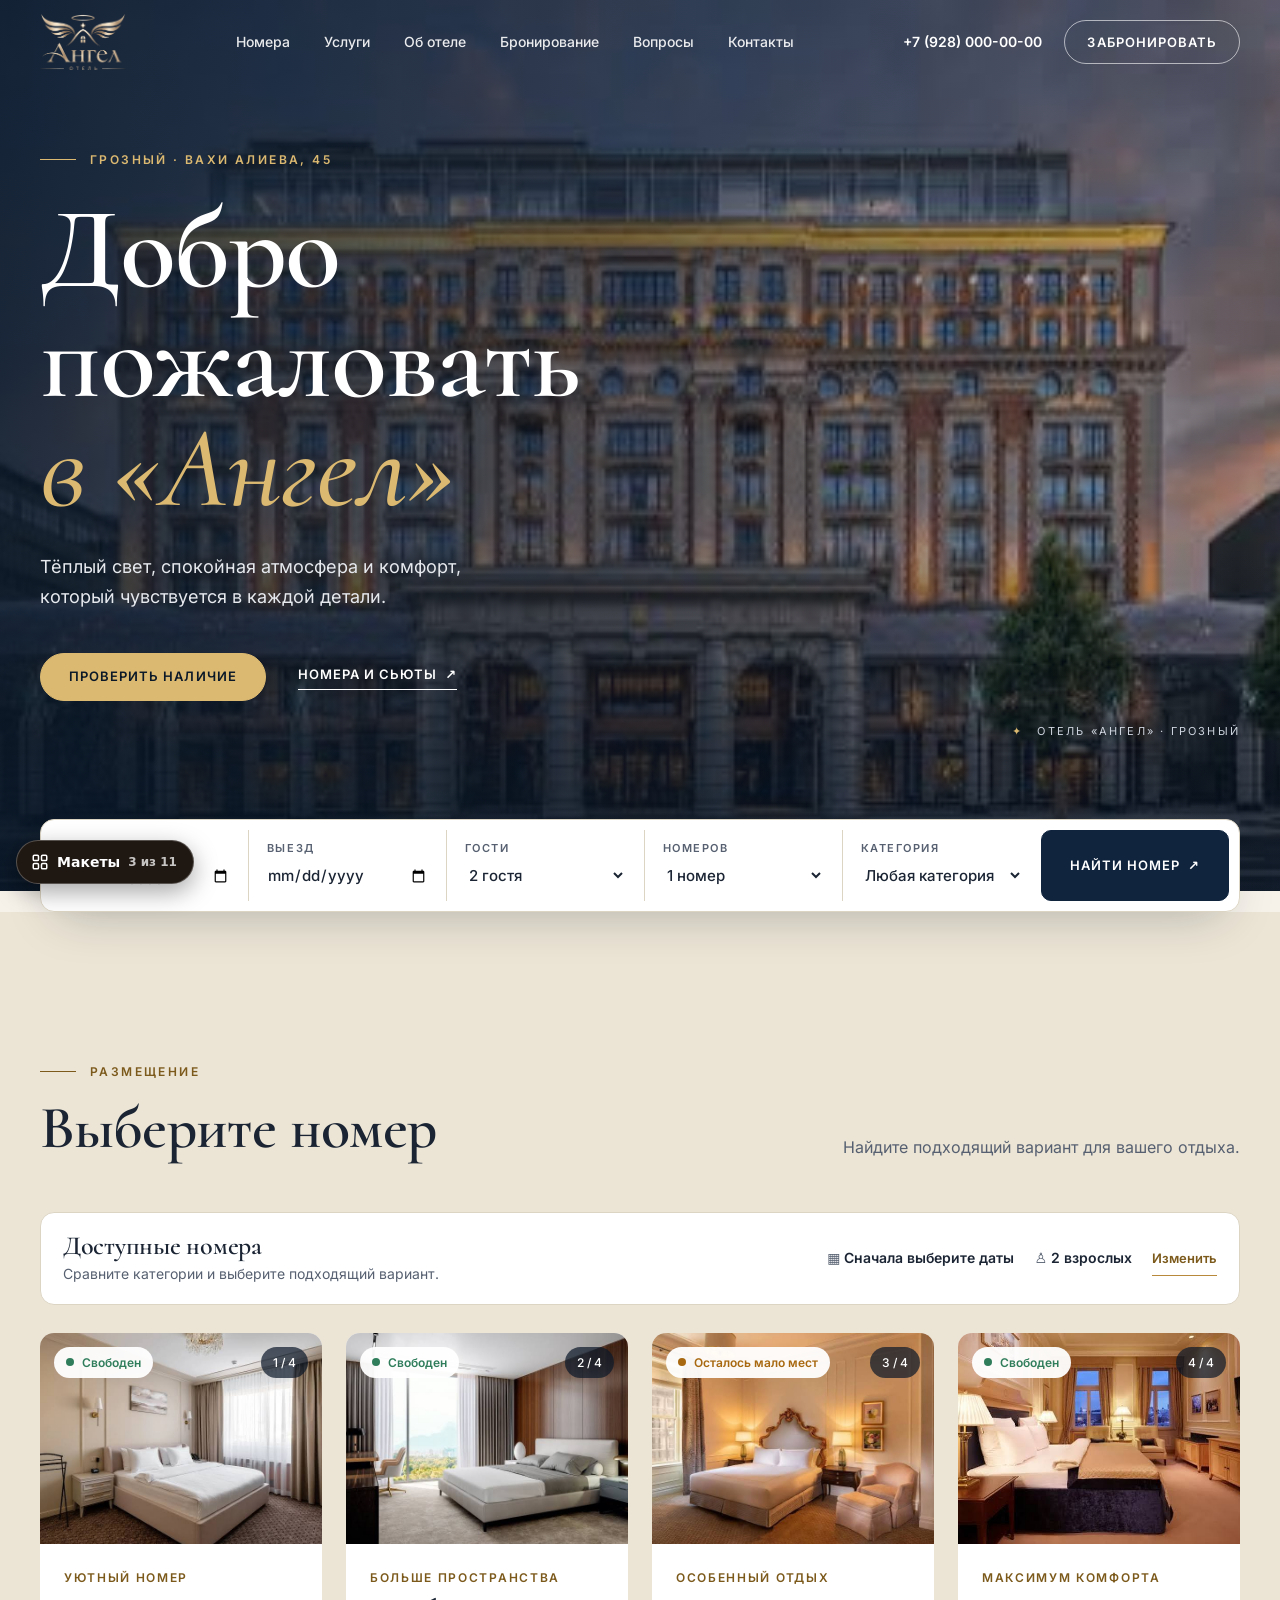
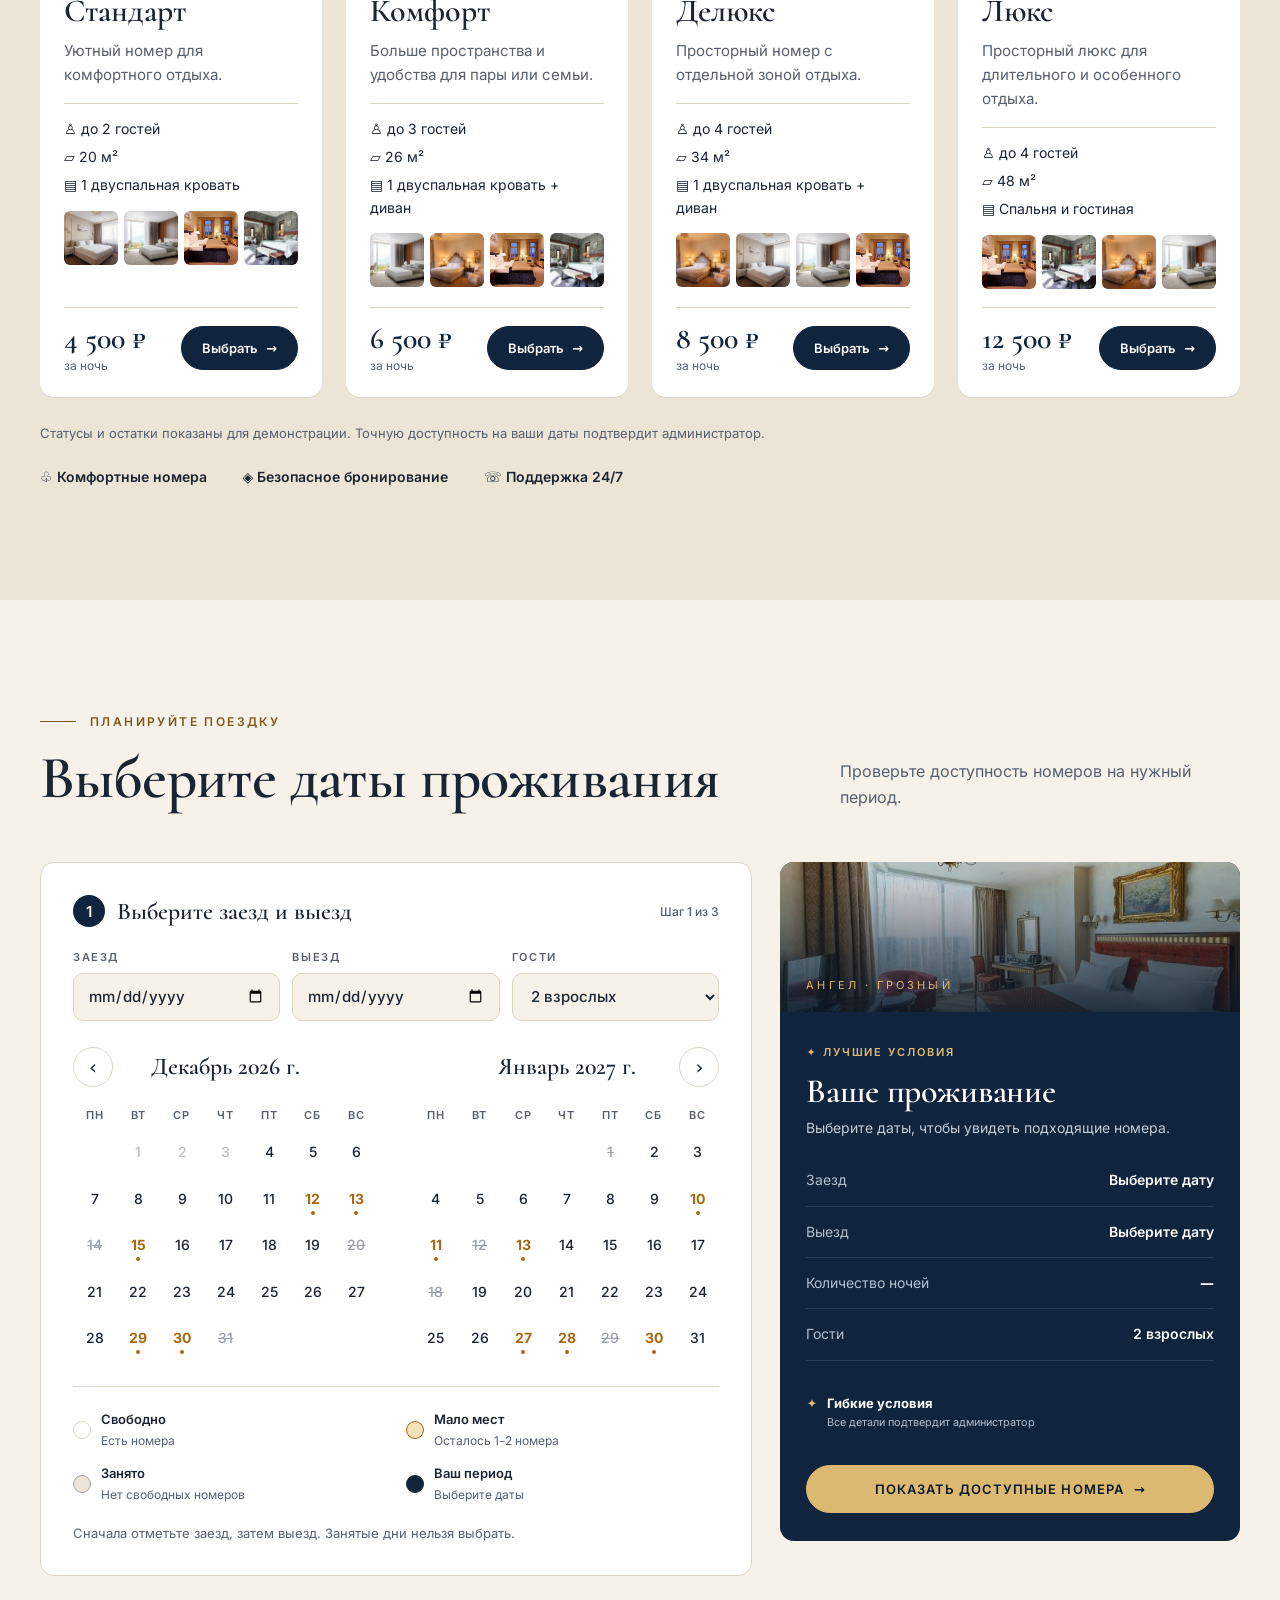
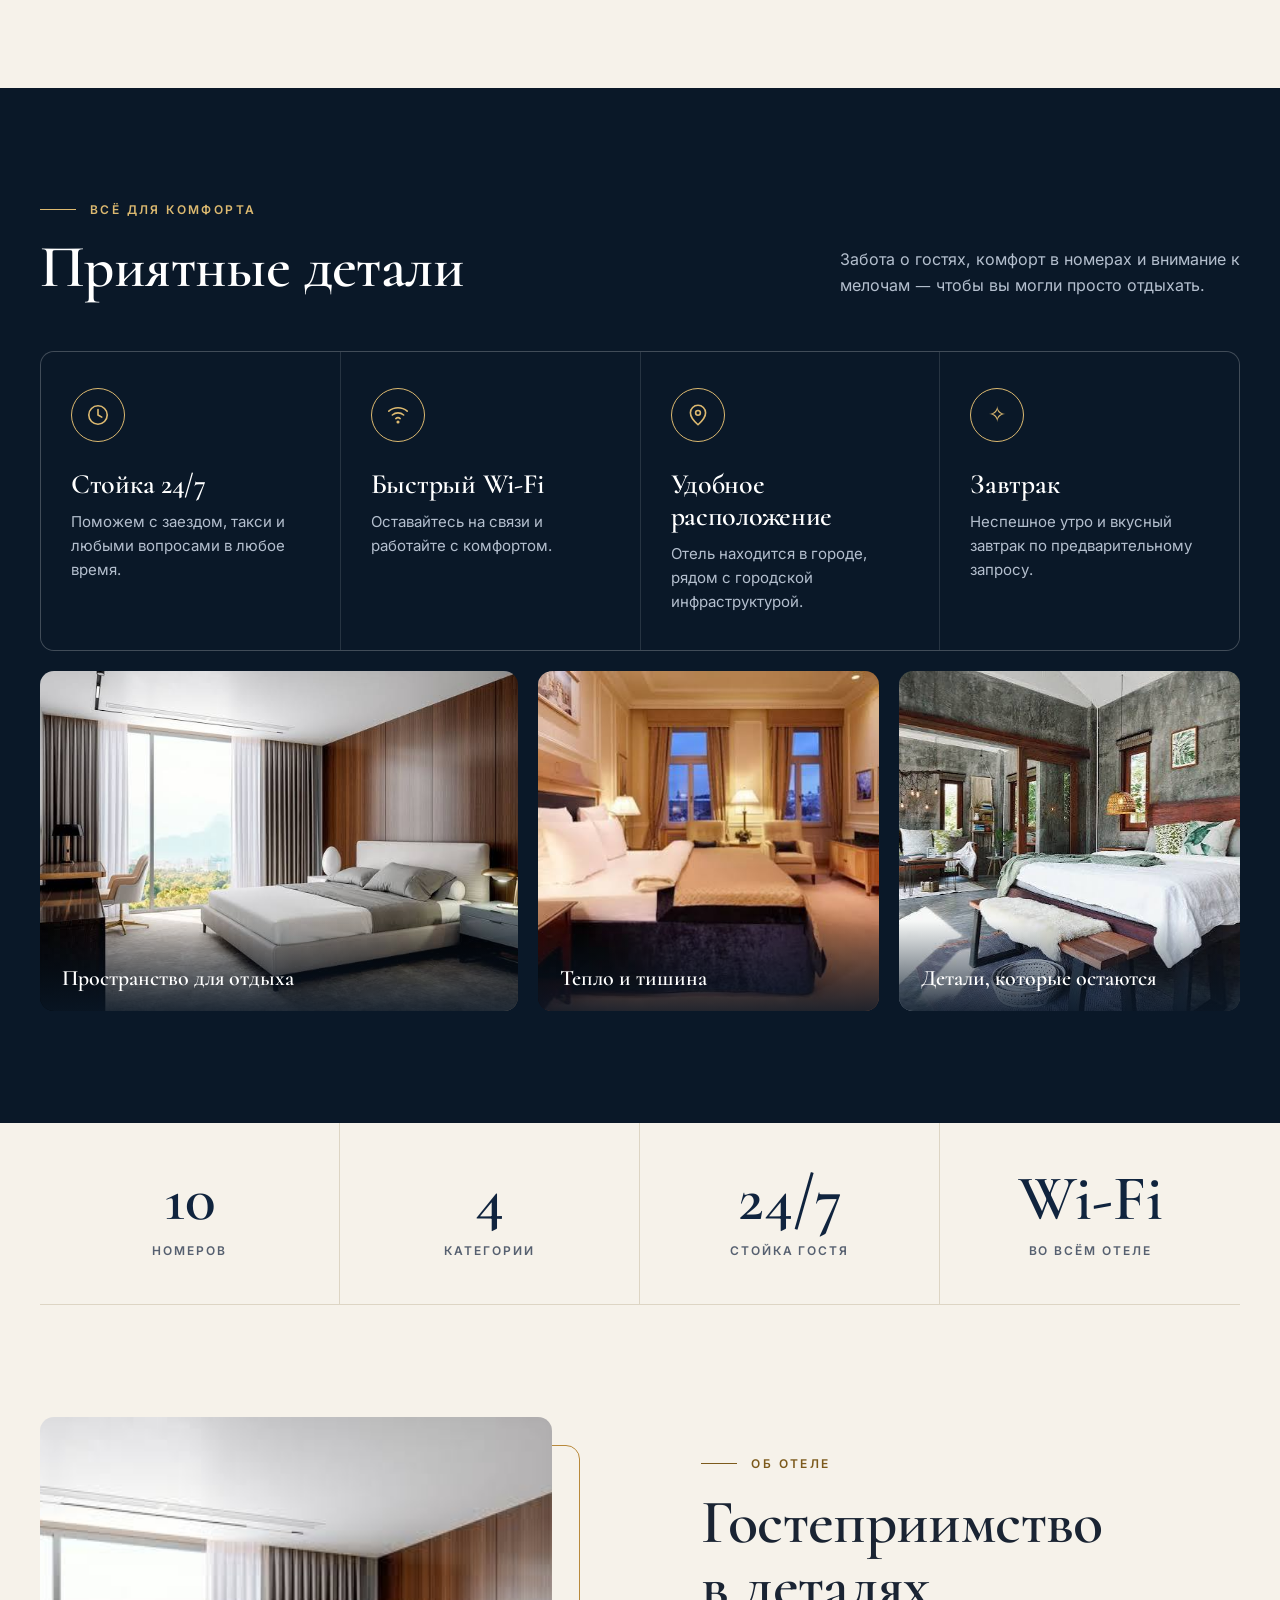
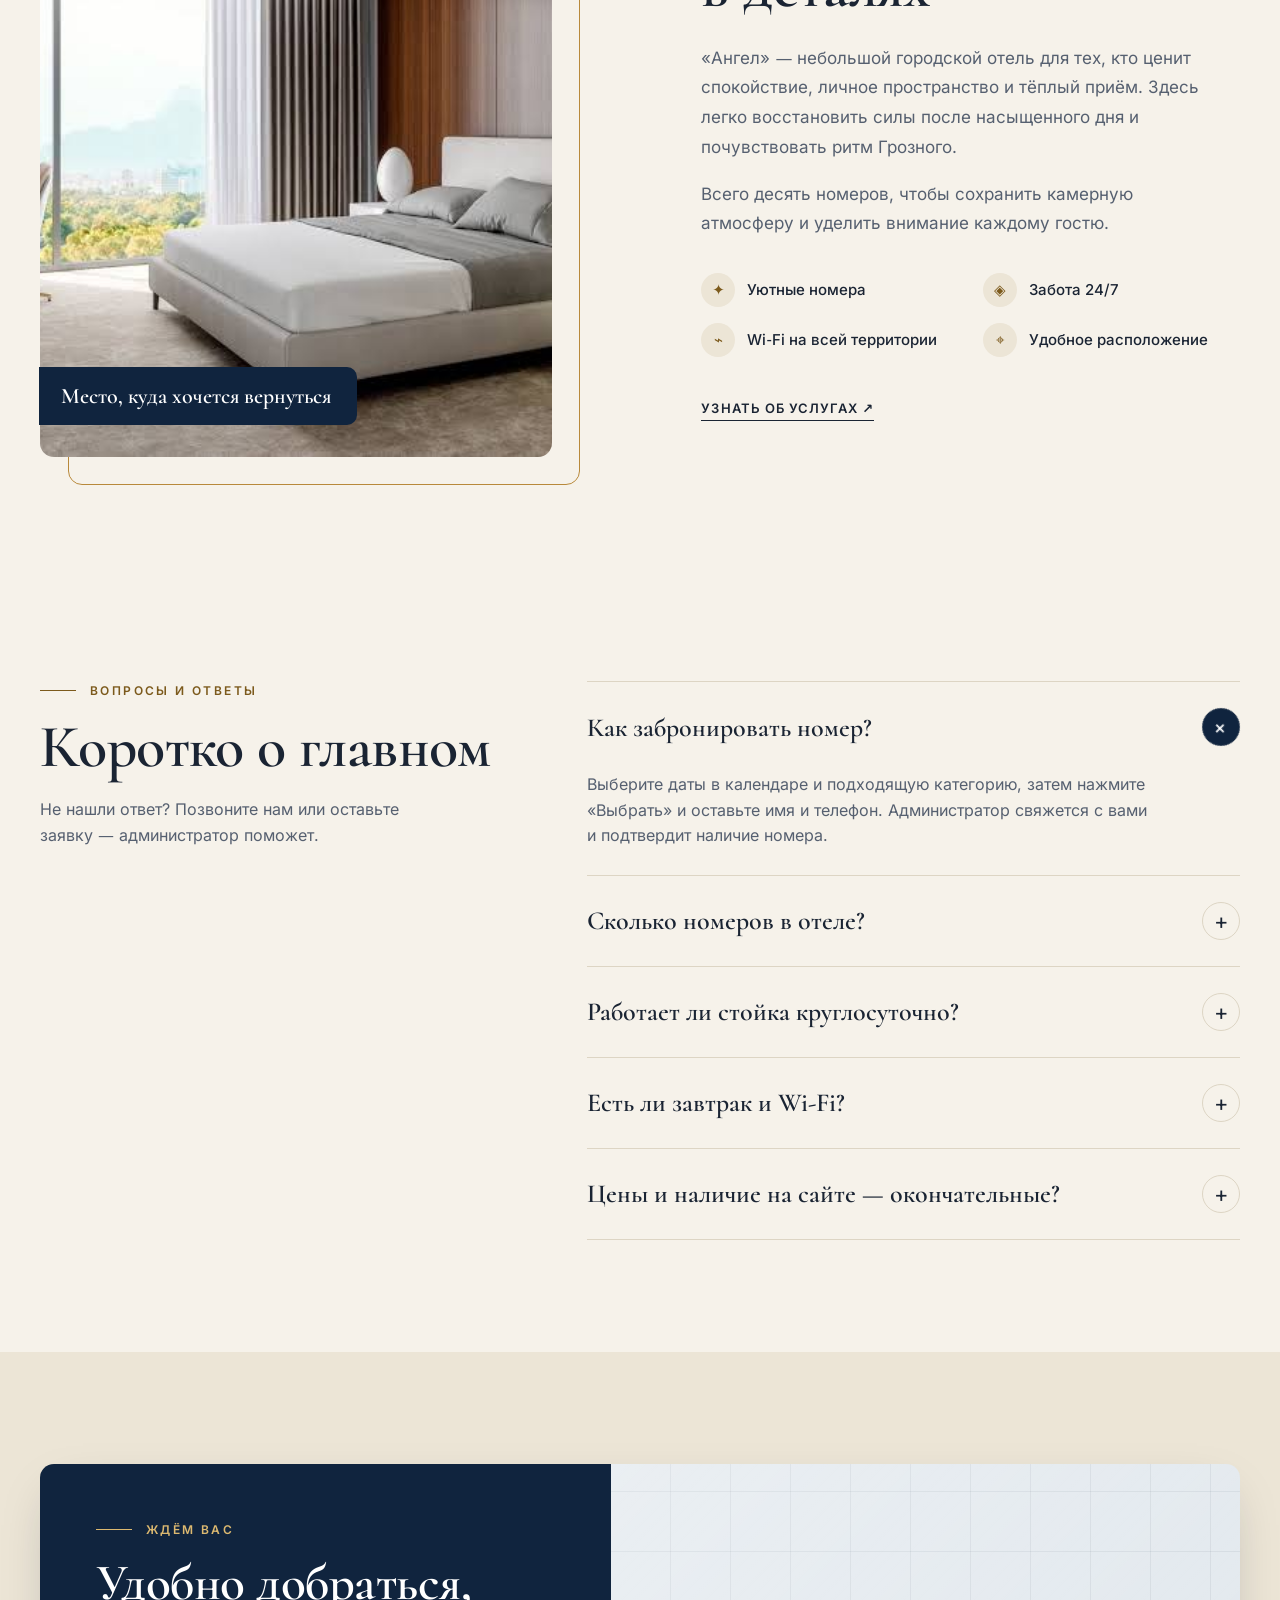
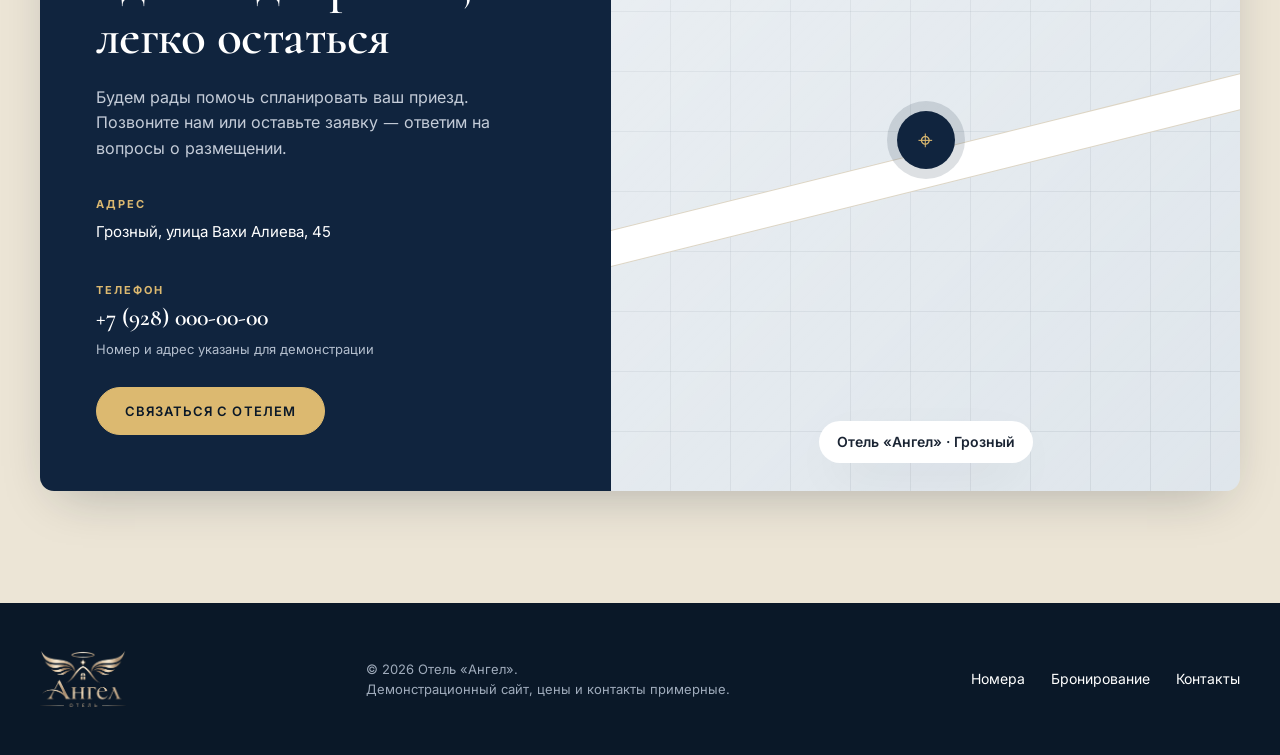
<file: versions/v3/index.html>
<!DOCTYPE html>
<html lang="ru">
<head>
  <meta charset="UTF-8" />
  <meta name="viewport" content="width=device-width, initial-scale=1.0" />
  <meta name="theme-color" content="#10243e" />
  <meta name="description" content="Ангел — камерный отель премиум-класса в Грозном. Выберите номер и проверьте свободные даты онлайн." />
  <title>Ангел — отель в Грозном</title>
  <style>
    @import url('https://fonts.googleapis.com/css2?family=Cormorant:wght@500;600;700&display=swap');
    @font-face{font-family:Inter;src:url('../../fonts/inter-cyrillic.woff2') format('woff2');font-style:normal;font-weight:400 800;font-display:swap;unicode-range:U+0400-045F,U+0490-0491,U+04B0-04B1,U+2116}
    @font-face{font-family:Inter;src:url('../../fonts/inter-latin.woff2') format('woff2');font-style:normal;font-weight:400 800;font-display:swap;unicode-range:U+0000-00FF}
    /* Design tokens: navy + gold hospitality palette, Cormorant / Inter */
    :root{--navy:#10243e;--navy-2:#0a1828;--navy-3:#1c3857;--gold:#b8893b;--gold-ink:#7c5a1c;--gold-soft:#dcb970;--ivory:#f6f2ea;--sand:#ece5d6;--white:#fff;--line:#ddd5c4;--ink:#1a2433;--muted:#566070;--ok:#2f7d5b;--warn:#a8680f;--bad:#a73f38;--serif:'Cormorant','Playfair Display',Georgia,serif;--sans:Inter,system-ui,-apple-system,'Segoe UI',Arial,sans-serif;--ease:cubic-bezier(.2,.7,.2,1);--r:14px;--shadow:0 18px 50px -18px rgba(10,24,40,.28)}
    *{box-sizing:border-box}html{scroll-behavior:smooth;scroll-padding-top:84px}
    body{margin:0;background:var(--ivory);color:var(--ink);font:16px/1.6 var(--sans);-webkit-font-smoothing:antialiased}
    a{color:inherit;text-decoration:none}button,input,select{font:inherit;color:inherit}button{cursor:pointer}img{display:block;max-width:100%}
    :focus-visible{outline:3px solid var(--gold);outline-offset:3px;border-radius:4px}
    .wrap{width:min(1200px,calc(100% - 48px));margin:auto}
    section{padding:112px 0}
    .eyebrow{display:flex;align-items:center;gap:14px;font-size:12px;font-weight:600;letter-spacing:.2em;text-transform:uppercase;color:var(--gold-ink)}
    .eyebrow:before{content:'';width:36px;height:1px;background:currentColor}
    h1,h2,h3{font-family:var(--serif);font-weight:600;margin:0;letter-spacing:-.01em;line-height:1.15}
    .section-head{display:flex;justify-content:space-between;align-items:flex-end;gap:40px;margin-bottom:52px}
    .section-head h2{font-size:clamp(38px,5vw,60px);line-height:1.05;margin-top:16px}
    .section-head p{max-width:400px;margin:0;color:var(--muted)}

    /* buttons */
    .btn{display:inline-flex;align-items:center;justify-content:center;gap:10px;min-height:48px;padding:0 28px;border:1px solid var(--navy);background:var(--navy);color:#fff;font-size:13px;font-weight:600;letter-spacing:.08em;text-transform:uppercase;border-radius:999px;transition:background .25s var(--ease),transform .25s var(--ease),box-shadow .25s var(--ease),border-color .25s}
    .btn:hover{background:var(--navy-3);border-color:var(--navy-3);transform:translateY(-2px);box-shadow:0 10px 24px -10px rgba(10,24,40,.55)}
    .btn.gold,.hero .btn{background:var(--gold-soft);border-color:var(--gold-soft);color:var(--navy-2)}
    .btn.gold:hover,.hero .btn:hover{background:#ecca85;border-color:#ecca85}
    .text-link,.room-link{font-size:13px;font-weight:600;letter-spacing:.08em;text-transform:uppercase;border-bottom:1px solid currentColor;padding-bottom:4px;transition:color .2s}
    .text-link:hover,.room-link:hover{color:var(--gold-soft)}.room-link:hover{color:var(--gold-ink)}

    /* header */
    header{position:fixed;inset:0 0 auto;z-index:30;height:84px;transition:background .3s,box-shadow .3s,height .3s;color:#fff}
    header.solid{background:rgba(246,242,234,.94);backdrop-filter:blur(14px);-webkit-backdrop-filter:blur(14px);color:var(--ink);box-shadow:0 1px 0 var(--line);height:72px}
    .nav{height:100%;display:flex;align-items:center;justify-content:space-between;gap:24px}
    .brand{display:flex;align-items:center;gap:14px}
    .brand-mark{width:40px;height:40px;border:1px solid var(--gold-soft);border-radius:50%;display:grid;place-items:center;font:600 22px var(--serif);color:var(--gold-soft)}
    header.solid .brand-mark{border-color:var(--gold);color:var(--gold-ink)}
    .brand-name{font:700 24px/1 var(--serif);letter-spacing:.2em}
    .brand-sub{font-size:10px;letter-spacing:.3em;margin-top:5px;opacity:.75}
    .nav-links{display:flex;gap:34px;font-size:14px;font-weight:500}
    .nav-links a{position:relative;padding:8px 0;opacity:.9}.nav-links a:after{content:'';position:absolute;left:0;right:100%;bottom:2px;height:1px;background:currentColor;transition:right .3s var(--ease)}
    .nav-links a:hover{opacity:1}.nav-links a:hover:after{right:0}
    .nav-right{display:flex;align-items:center;gap:22px}.phone{font-size:14px;font-weight:600;white-space:nowrap}
    header .btn{min-height:44px;padding:0 22px}
    header:not(.solid) .btn{background:transparent;border-color:rgba(255,255,255,.6);color:#fff}header:not(.solid) .btn:hover{background:#fff;color:var(--navy);border-color:#fff}

    /* hero */
    .hero{position:relative;min-height:min(880px,100svh);display:flex;align-items:center;padding:0;color:#fff;background:var(--navy-2) url('../../photo-0.jpg') center 45%/cover no-repeat;overflow:hidden}
    .hero:before{content:'';position:absolute;inset:0;background:linear-gradient(100deg,rgba(10,24,40,.88) 0%,rgba(10,24,40,.55) 48%,rgba(10,24,40,.15) 100%),linear-gradient(0deg,rgba(10,24,40,.7),transparent 40%)}
    .hero>.wrap:not(.hero-foot){position:relative}
    .hero-content{max-width:720px;padding:150px 0 190px}
    .hero .eyebrow{color:var(--gold-soft)}
    .hero h1{font-size:clamp(56px,9vw,116px);line-height:.95;margin:26px 0 28px;font-weight:600}
    .hero h1 em{font-style:italic;color:var(--gold-soft);font-weight:500}
    .hero p{font-size:18px;line-height:1.7;color:#e6e9ee;max-width:500px;margin:0 0 40px}
    .hero-actions{display:flex;align-items:center;gap:32px;flex-wrap:wrap}
    .hero-foot{position:absolute;left:50%;bottom:150px;width:min(1200px,calc(100% - 48px));transform:translateX(-50%);display:flex;justify-content:flex-end;gap:14px;font-size:11px;letter-spacing:.2em;color:#cfd5de}
    .hero-foot span{color:var(--gold-soft)}

    /* booking bar */
    .quick-booking-title{font:600 28px var(--serif);margin-bottom:14px}
    .bookingbar{display:grid;grid-template-columns:1fr 1fr 1fr 1fr 1fr auto;gap:0;align-items:stretch;background:var(--white);border:1px solid var(--line);border-radius:var(--r);padding:10px;box-shadow:var(--shadow)}
    .field{padding:10px 18px;border-right:1px solid var(--line);min-width:0}.field:nth-last-child(2){border-right:0}
    .field label{display:block;font-size:11px;font-weight:600;letter-spacing:.14em;text-transform:uppercase;color:var(--muted);margin-bottom:4px}
    .field input,.field select{width:100%;border:0;outline:0;background:transparent;font-size:15px;font-weight:500;color:var(--ink);padding:2px 0;min-height:28px}
    .field:focus-within{background:var(--ivory);border-radius:8px}
    .bookingbar .btn{align-self:stretch;min-width:170px;border-radius:10px}

    /* rooms */
    .rooms-section{background:var(--sand)}
    .rooms-toolbar{display:flex;justify-content:space-between;align-items:center;gap:20px;flex-wrap:wrap;padding:18px 22px;background:var(--white);border:1px solid var(--line);border-radius:var(--r);margin-bottom:28px}
    .rooms-toolbar h3{font-size:26px}.rooms-toolbar p{margin:2px 0 0;font-size:14px;color:var(--muted)}
    .rooms-trip{display:flex;align-items:center;gap:20px;flex-wrap:wrap;font-size:14px;color:var(--muted)}.rooms-trip b{color:var(--ink);font-weight:600}
    .rooms-trip button{background:none;border:0;padding:6px 0;border-bottom:1px solid var(--gold);font-weight:600;font-size:13px;color:var(--gold-ink)}
    .rooms-grid{display:grid;grid-template-columns:repeat(auto-fill,minmax(270px,1fr));gap:24px}
    .room-card{display:flex;flex-direction:column;background:var(--white);border-radius:var(--r);overflow:hidden;box-shadow:0 1px 0 var(--line);transition:transform .35s var(--ease),box-shadow .35s var(--ease)}
    .room-card:hover{transform:translateY(-6px);box-shadow:var(--shadow)}
    .room-card.is-unavailable{opacity:.62}.room-card.is-unavailable:hover{transform:none;box-shadow:none}
    .room-image{position:relative;aspect-ratio:4/3;overflow:hidden;background:var(--sand)}
    .room-image img{width:100%;height:100%;object-fit:cover;transition:transform .7s var(--ease)}.room-card:hover .room-image img{transform:scale(1.06)}
    .room-availability{position:absolute;left:14px;top:14px;display:inline-flex;align-items:center;gap:8px;padding:6px 12px;border-radius:999px;background:rgba(255,255,255,.95);font-size:12px;font-weight:600;color:var(--ok)}
    .room-availability:before{content:'';width:8px;height:8px;border-radius:50%;background:currentColor}
    .room-availability.few{color:var(--warn)}.room-availability.full{color:var(--bad)}
    .room-count-badge{position:absolute;right:14px;top:14px;padding:6px 12px;border-radius:999px;background:rgba(10,24,40,.7);color:#fff;font-size:12px;font-weight:500}
    .room-info{display:flex;flex-direction:column;flex:1;padding:24px}
    .room-name-row{display:flex;flex-direction:column;gap:6px}
    .room-title{font:600 32px/1.1 var(--serif)}.room-order{order:-1;font-size:12px;letter-spacing:.14em;text-transform:uppercase;color:var(--gold-ink);font-weight:600}
    .room-desc{margin:10px 0 16px;font-size:15px;color:var(--muted)}
    .room-facts{display:grid;gap:6px;font-size:14px;color:var(--ink);padding:14px 0;border-top:1px solid var(--line)}
    .room-thumbs{display:grid;grid-template-columns:repeat(4,1fr);gap:6px;margin-bottom:18px}.room-thumbs img{aspect-ratio:1;width:100%;object-fit:cover;border-radius:6px}
    .room-bottom{display:flex;justify-content:space-between;align-items:center;gap:12px;margin-top:auto;padding-top:16px;border-top:1px solid var(--line)}
    .room-price{font:600 30px/1 var(--serif);color:var(--navy)}.room-price small{display:block;margin-top:4px;font:400 12px var(--sans);color:var(--muted)}
    .room-choose{display:inline-flex;align-items:center;gap:8px;min-height:44px;padding:0 20px;border:1px solid var(--navy);background:var(--navy);color:#fff;border-radius:999px;font-size:13px;font-weight:600;transition:background .2s,transform .2s}
    .room-choose:hover:not(:disabled){background:var(--navy-3);transform:translateX(2px)}.room-choose:disabled{background:var(--sand);border-color:var(--line);color:var(--muted);cursor:not-allowed}
    .room-selection-note{margin:26px 0 0;font-size:13px;color:var(--muted)}
    .booking-benefits{display:flex;gap:12px 36px;flex-wrap:wrap;margin:22px 0 0;font-size:14px}.booking-benefits strong{font-weight:600}
    .booking-float{position:relative;z-index:5;margin-top:-72px}.rooms-section{padding-top:150px}

    /* availability / calendar */
    .availability{background:var(--ivory)}
    .calendar-layout{display:grid;grid-template-columns:minmax(0,1.55fr) minmax(320px,1fr);gap:28px;align-items:start}
    .calendar-box{background:var(--white);border:1px solid var(--line);border-radius:var(--r);padding:32px}
    .booking-step{display:flex;align-items:center;gap:12px;font:600 24px var(--serif);margin-bottom:22px}
    .booking-step span{display:grid;place-items:center;width:32px;height:32px;border-radius:50%;background:var(--navy);color:#fff;font:600 15px var(--sans)}
    .booking-step small{margin-left:auto;font:500 12px var(--sans);color:var(--muted)}
    .date-inputs{display:grid;grid-template-columns:repeat(3,1fr);gap:12px;margin-bottom:26px}
    .date-inputs label{display:block;font-size:11px;font-weight:600;letter-spacing:.14em;text-transform:uppercase;color:var(--muted)}
    .date-inputs input,.date-inputs select{display:block;width:100%;margin-top:6px;min-height:48px;padding:0 14px;border:1px solid var(--line);border-radius:10px;background:var(--ivory);font-size:15px;font-weight:500;letter-spacing:0;text-transform:none;color:var(--ink)}
    .month-pair{display:grid;grid-template-columns:1fr 1fr;gap:36px}
    .cal-top{display:flex;align-items:center;justify-content:space-between;margin-bottom:14px}
    .cal-month{font:600 24px var(--serif);text-align:center;flex:1}
    .month-arrow{width:40px;height:40px;border:1px solid var(--line);border-radius:50%;background:var(--white);font-size:20px;line-height:1;transition:background .2s,border-color .2s}.month-arrow:hover{background:var(--navy);border-color:var(--navy);color:#fff}
    .month-spacer{width:40px;flex:none}
    .cal-week,.cal-days{display:grid;grid-template-columns:repeat(7,1fr)}
    .cal-week span{text-align:center;font-size:11px;font-weight:600;letter-spacing:.1em;color:var(--muted);padding:6px 0}
    .cal-days{gap:3px 0}
    .day{position:relative;aspect-ratio:1;min-height:40px;border:0;background:transparent;border-radius:50%;font-size:14px;font-weight:500;transition:background .15s,color .15s}
    .day.available:hover:not(:disabled){background:var(--sand)}
    .day.few:not(.past){color:var(--warn);font-weight:700}.day.few:not(.past):after{content:'';position:absolute;left:50%;bottom:6px;width:4px;height:4px;margin-left:-2px;border-radius:50%;background:var(--warn)}
    .day.full{color:#9aa1ac;text-decoration:line-through;cursor:not-allowed}.day.past{color:#b9bec7;text-decoration:none;cursor:not-allowed}
    .day.range-candidate:not(:disabled):not(.selected){background:rgba(16,36,62,.05)}
    .day.inrange{background:#e3e9f1;border-radius:0;color:var(--navy)}
    .day.range-conflict{background:#f3dcd9;color:var(--bad)}
    .day.selected{background:var(--navy);color:#fff;font-weight:700;border-radius:50%}
    .day.range-start.range-end{border-radius:50%}
    .cal-legend{display:grid;grid-template-columns:repeat(2,1fr);gap:12px 20px;margin-top:26px;padding-top:22px;border-top:1px solid var(--line);font-size:13px}
    .cal-legend>span{display:flex;align-items:center;gap:10px}.cal-legend strong{display:block;font-weight:600}.cal-legend small{color:var(--muted);font-size:12px}
    .legend-swatch,.period-swatch{flex:none;width:18px;height:18px;border-radius:50%;border:1px solid var(--line);background:var(--white)}
    .legend-swatch.few{background:#f6e3bb;border-color:var(--warn)}.legend-swatch.full{background:var(--sand);border-color:#9aa1ac}.period-swatch{background:var(--navy);border-color:var(--navy)}
    .range-summary{display:none;margin-top:20px;padding:14px 18px;background:var(--ivory);border-left:3px solid var(--gold);border-radius:6px;font-size:14px}.range-summary.visible{display:block}
    .cal-hint{margin:18px 0 0;font-size:13px;color:var(--muted)}
    .calendar-results{position:sticky;top:96px;background:var(--navy);color:#fff;border-radius:var(--r);overflow:hidden}
    .booking-cover{height:150px;display:flex;align-items:flex-end;padding:18px 26px;background:linear-gradient(0deg,rgba(10,24,40,.85),rgba(10,24,40,.1)),url('../../photo-6.jpg') center/cover}
    .booking-cover span{font-size:11px;letter-spacing:.28em;color:var(--gold-soft)}
    .stay-summary-head{padding:26px 26px 6px}.best-price{font-size:11px;letter-spacing:.18em;font-weight:600;color:var(--gold-soft)}
    .stay-summary-head h3{font-size:34px;margin:8px 0 6px}.stay-summary-head p{margin:0;font-size:14px;color:#c4ccd8}
    .stay-summary{padding:10px 26px}.stay-line{display:flex;justify-content:space-between;gap:16px;padding:14px 0;border-bottom:1px solid rgba(255,255,255,.12);font-size:14px}
    .stay-line span{color:#b4bfce}.stay-line strong{font-weight:600;text-align:right}
    .cancel-note{display:flex;gap:10px;margin:8px 26px 0;padding:14px 0;font-size:13px;color:var(--gold-soft)}.cancel-note small{display:block;color:#b4bfce}.cancel-note strong{color:#fff}
    .stay-available-list{padding:0 26px;display:grid;gap:10px}
    .avail-row{display:grid;grid-template-columns:64px 1fr auto;gap:14px;align-items:center;padding:10px;border:1px solid rgba(255,255,255,.16);border-radius:10px;cursor:pointer;transition:background .2s,border-color .2s}
    .avail-row:hover{background:rgba(255,255,255,.08);border-color:var(--gold-soft)}.avail-row img{width:64px;height:52px;object-fit:cover;border-radius:6px}
    .avail-row strong{font:600 20px var(--serif);display:block}.avail-row small{color:#b4bfce;font-size:12px}.avail-price{text-align:right;font-weight:600}.avail-price small{display:block}
    .avail-empty{padding:14px;font-size:14px;color:#e5c7c3}
    .cal-actions{padding:20px 26px 28px}.cal-actions .btn{width:100%;background:var(--gold-soft);border-color:var(--gold-soft);color:var(--navy-2)}.cal-actions .btn:hover{background:#ecca85}

    /* services */
    #services{background:var(--navy-2);color:#fff}
    #services .eyebrow{color:var(--gold-soft)}#services .section-head p{color:#b4bfce}
    .services-grid{display:grid;grid-template-columns:repeat(4,1fr);gap:1px;background:rgba(255,255,255,.12);border:1px solid rgba(255,255,255,.12);border-radius:var(--r);overflow:hidden}
    .service{background:var(--navy-2);padding:36px 30px;transition:background .3s}.service:hover{background:var(--navy)}
    .service .icon{display:grid;place-items:center;width:54px;height:54px;border:1px solid var(--gold-soft);border-radius:50%;color:var(--gold-soft);font-size:22px;margin-bottom:26px}
    .service .icon svg{width:26px;height:26px;fill:none;stroke:currentColor;stroke-width:1.5;stroke-linecap:round;stroke-linejoin:round}
    .service h3{font-size:28px;margin-bottom:10px}.service p{margin:0;font-size:15px;color:#b4bfce}
    .amenity-gallery{display:grid;grid-template-columns:1.4fr 1fr 1fr;gap:20px;margin-top:20px}
    .amenity-gallery figure{position:relative;margin:0;height:340px;border-radius:var(--r);overflow:hidden}
    .amenity-gallery img{width:100%;height:100%;object-fit:cover;transition:transform .8s var(--ease)}.amenity-gallery figure:hover img{transform:scale(1.05)}
    .amenity-gallery figcaption{position:absolute;inset:auto 0 0;padding:44px 22px 20px;background:linear-gradient(0deg,rgba(10,24,40,.85),transparent);font:600 22px var(--serif)}

    /* about */
    #about{background:var(--ivory)}
    .intro-grid{display:grid;grid-template-columns:1.05fr 1fr;gap:96px;align-items:center}
    .intro-photo{position:relative;aspect-ratio:4/5;max-height:640px}.intro-photo:before{content:'';position:absolute;inset:28px -28px -28px 28px;border:1px solid var(--gold);border-radius:var(--r)}
    .intro-photo img{position:relative;width:100%;height:100%;object-fit:cover;border-radius:var(--r)}
    .photo-caption{position:absolute;left:-1px;bottom:32px;padding:16px 26px 16px 22px;background:var(--navy);color:#fff;font:600 22px var(--serif);border-radius:0 10px 10px 0}
    .intro-copy h2{font-size:clamp(40px,5vw,62px);line-height:1.04;margin:18px 0 24px}
    .intro-copy p{max-width:500px;color:var(--muted);font-size:17px;line-height:1.75}
    .features{display:grid;grid-template-columns:1fr 1fr;gap:16px 24px;margin:34px 0 38px}
    .feature{display:flex;align-items:center;gap:12px;font-size:15px;font-weight:500}.feature i{display:grid;place-items:center;width:34px;height:34px;border-radius:50%;background:var(--sand);color:var(--gold-ink);font-style:normal}


    /* facts strip + faq */
    .facts{padding:0;background:var(--ivory)}
    .facts-row{display:grid;grid-template-columns:repeat(4,1fr);border-bottom:1px solid var(--line)}
    .fact{padding:44px 24px;text-align:center;border-right:1px solid var(--line)}.fact:last-child{border-right:0}
    .fact b{display:block;font:600 clamp(44px,5vw,64px)/1 var(--serif);color:var(--navy)}.fact span{display:block;margin-top:10px;font-size:12px;font-weight:600;letter-spacing:.16em;text-transform:uppercase;color:var(--muted)}
    .faq{background:var(--ivory)}
    .faq-grid{display:grid;grid-template-columns:1fr 1.4fr;gap:80px;align-items:start}
    .faq-grid .section-head{display:block;margin:0;position:sticky;top:110px}.faq-grid .section-head p{margin-top:18px}
    .faq-list{border-top:1px solid var(--line)}
    .faq-list details{border-bottom:1px solid var(--line)}
    .faq-list summary{display:flex;justify-content:space-between;align-items:center;gap:20px;padding:26px 0;cursor:pointer;list-style:none;font:600 26px/1.2 var(--serif)}
    .faq-list summary::-webkit-details-marker{display:none}
    .faq-list summary:after{content:'+';flex:none;display:grid;place-items:center;width:36px;height:36px;border:1px solid var(--line);border-radius:50%;font:400 22px/1 var(--sans);transition:transform .25s var(--ease),background .2s}
    .faq-list details[open] summary:after{transform:rotate(45deg);background:var(--navy);border-color:var(--navy);color:#fff}
    .faq-list summary:hover{color:var(--gold-ink)}
    .faq-list p{margin:0 0 26px;max-width:560px;color:var(--muted)}

    /* contacts */
    .location{background:var(--sand)}
    .location-grid{display:grid;grid-template-columns:1fr 1.1fr;gap:0;border-radius:var(--r);overflow:hidden;box-shadow:var(--shadow)}
    .location-card{background:var(--navy);color:#fff;padding:56px}.location-card .eyebrow{color:var(--gold-soft)}
    .location-card h2{font-size:clamp(36px,4vw,52px);line-height:1.05;margin:18px 0 20px}.location-card p{color:#c4ccd8;margin:0 0 28px}
    .address-line{font-size:15px;line-height:1.9}.address-line strong{font-size:11px;letter-spacing:.18em;text-transform:uppercase;color:var(--gold-soft)}.address-line a{font:600 24px var(--serif)}
    .location-card .btn{background:var(--gold-soft);border-color:var(--gold-soft);color:var(--navy-2)}
    .map-frame{position:relative;overflow:hidden;min-height:440px;background:linear-gradient(135deg,rgba(255,255,255,.35),rgba(255,255,255,0)),repeating-linear-gradient(0deg,transparent 0 59px,rgba(16,36,62,.08) 59px 60px),repeating-linear-gradient(90deg,transparent 0 59px,rgba(16,36,62,.08) 59px 60px),#dfe6ec}
    .map-frame:before{content:'';position:absolute;left:-10%;right:-10%;top:46%;height:34px;background:#fff;transform:rotate(-14deg);box-shadow:0 0 0 1px var(--line)}
    .map-pin{position:absolute;left:50%;top:44%;transform:translate(-50%,-50%);display:grid;place-items:center;width:58px;height:58px;border-radius:50%;background:var(--navy);color:var(--gold-soft);font-size:26px;box-shadow:0 0 0 10px rgba(16,36,62,.14)}
    .map-label{position:absolute;left:50%;bottom:28px;transform:translateX(-50%);white-space:nowrap;padding:10px 18px;background:#fff;border-radius:999px;font-size:14px;font-weight:600;box-shadow:var(--shadow)}

    /* footer */
    footer{background:var(--navy-2);color:#fff;padding:48px 0}
    .footer-row{display:flex;justify-content:space-between;align-items:center;gap:28px;flex-wrap:wrap}
    .footer-row .brand-mark{border-color:var(--gold-soft);color:var(--gold-soft)}.footer-note{font-size:13px;color:#9fabbb}
    .footer-links{display:flex;gap:26px;font-size:14px}.footer-links a:hover{color:var(--gold-soft)}

    /* modal + toast */
    .modal{position:fixed;inset:0;z-index:60;display:none;place-items:center;padding:20px;background:rgba(10,24,40,.65);backdrop-filter:blur(6px)}.modal.open{display:grid}
    .modal-card{position:relative;width:min(560px,100%);max-height:calc(100svh - 40px);overflow:auto;background:var(--white);border-radius:var(--r);padding:40px}
    .modal-card h2{font-size:38px}.modal-card>p{color:var(--muted);margin:8px 0 24px}
    .modal-close{position:absolute;right:16px;top:16px;width:40px;height:40px;border:0;border-radius:50%;background:var(--sand);font-size:22px;line-height:1}.modal-close:hover{background:var(--line)}
    .modal-fields{display:grid;grid-template-columns:1fr 1fr;gap:14px}.modal-fields label{font-size:11px;font-weight:600;letter-spacing:.12em;text-transform:uppercase;color:var(--muted)}.modal-fields .wide{grid-column:1/-1}
    .modal-fields input,.modal-fields select{display:block;width:100%;margin-top:6px;min-height:48px;padding:0 14px;border:1px solid var(--line);border-radius:10px;background:var(--ivory);font-size:15px;font-weight:500;letter-spacing:0;text-transform:none;color:var(--ink)}
    .booking-summary{margin:18px 0;padding:16px 18px;background:var(--ivory);border-left:3px solid var(--gold);border-radius:6px;font-size:14px;color:var(--muted)}
    .booking-summary div{display:flex;justify-content:space-between;gap:12px;color:var(--ink)}.booking-summary strong{font:600 26px var(--serif);color:var(--navy)}.booking-summary small{color:var(--muted)}
    .modal-card .btn{width:100%}.fineprint{margin-top:14px;font-size:12px;color:var(--muted)}
    .toast{position:fixed;left:50%;bottom:28px;z-index:70;max-width:min(520px,calc(100% - 32px));transform:translate(-50%,24px);opacity:0;pointer-events:none;padding:16px 22px;background:var(--navy-2);color:#fff;border-radius:12px;box-shadow:var(--shadow);font-size:14px;transition:opacity .3s,transform .3s var(--ease)}.toast.show{opacity:1;transform:translate(-50%,0)}

    /* scroll progress + reveal (JS adds the classes) */
    body:after{content:'';position:fixed;left:0;top:0;height:3px;width:100%;z-index:80;pointer-events:none;background:var(--gold);transform:scaleX(var(--read-progress,0));transform-origin:left}
    body.portfolio-motion .site-reveal{opacity:0;transform:translateY(24px);transition:opacity .8s var(--ease),transform .8s var(--ease);transition-delay:calc(var(--reveal-index,0)*80ms)}
    body.portfolio-motion .site-reveal.is-in{opacity:1;transform:none}

    /* responsive */
    @media(max-width:1000px){
      section{padding:84px 0}.nav-links{display:none}.phone{display:none}
      .bookingbar{grid-template-columns:1fr 1fr 1fr}.field{border-right:0;border-bottom:1px solid var(--line)}.field:nth-last-child(2){border-bottom:1px solid var(--line)}.bookingbar .btn{grid-column:1/-1;min-height:52px;margin-top:8px}
      .calendar-layout{grid-template-columns:1fr}.calendar-results{position:static}
      .services-grid{grid-template-columns:1fr 1fr}.amenity-gallery{grid-template-columns:1fr 1fr}.amenity-gallery figure:first-child{grid-column:1/-1}
      .intro-grid{grid-template-columns:1fr;gap:56px}.intro-photo{max-height:480px;aspect-ratio:4/3;margin-right:28px}
      .location-grid{grid-template-columns:1fr}.map-frame{min-height:320px}
      .faq-grid{grid-template-columns:1fr;gap:40px}.faq-grid .section-head{position:static}.facts-row{grid-template-columns:1fr 1fr}.fact:nth-child(2){border-right:0}.fact:nth-child(-n+2){border-bottom:1px solid var(--line)}
      .hero-foot{display:none}.hero-content{padding:130px 0 160px}.rooms-section{padding-top:130px}
    }
    @media(max-width:620px){
      body{font-size:15px}.wrap{width:calc(100% - 32px)}section{padding:64px 0}
      header,header.solid{height:64px}.brand-sub{display:none}.brand-name{font-size:20px}header .btn{min-height:40px;padding:0 16px;font-size:12px}
      .section-head{flex-direction:column;align-items:flex-start;gap:14px;margin-bottom:32px}
      .hero{min-height:720px;background-position:60% center}.hero-content{padding:112px 0 150px}.hero p{font-size:16px}.hero-actions{gap:20px}
      .bookingbar{grid-template-columns:1fr 1fr;padding:6px}.field{padding:10px 12px}
      .rooms-toolbar{padding:16px}.rooms-grid{grid-template-columns:1fr}
      .calendar-box{padding:20px 16px}.date-inputs{grid-template-columns:1fr}.month-pair{grid-template-columns:1fr}.next-month-panel{display:none}.cal-legend{grid-template-columns:1fr}.booking-step{font-size:20px}.booking-step small{display:none}
      .services-grid{grid-template-columns:1fr}.amenity-gallery{grid-template-columns:1fr}.amenity-gallery figure{height:240px}
      .features{grid-template-columns:1fr}.intro-photo{margin-right:16px}
      .location-card{padding:36px 24px}.faq-list summary{font-size:21px}.fact{padding:30px 12px}
      .footer-row{flex-direction:column;align-items:flex-start}
      .modal-card{padding:28px 20px}.modal-fields{grid-template-columns:1fr}
    }
    @media(prefers-reduced-motion:reduce){*,*:before,*:after{animation-duration:.01ms!important;transition-duration:.01ms!important;scroll-behavior:auto!important}body.portfolio-motion .site-reveal{opacity:1;transform:none}}
</style>
</head>
<body>
  <header><div class="wrap nav">
    <a class="brand" href="#top" aria-label="Ангел — на главную"><img src="../../logo.png" alt="Ангел, отель" style="height:56px;width:auto;display:block"></a>
    <nav class="nav-links"><a href="#rooms">Номера</a><a href="#services">Услуги</a><a href="#about">Об отеле</a><a href="#availability">Бронирование</a><a href="#faq">Вопросы</a><a href="#contacts">Контакты</a></nav>
    <div class="nav-right"><a class="phone" href="tel:+79280000000">+7 (928) 000-00-00</a><button class="btn" data-book>Забронировать</button></div>
  </div></header>
  <main id="top">
    <section class="hero" style="padding:0"><div class="wrap"><div class="hero-content"><div class="eyebrow">Грозный · Вахи Алиева, 45</div><h1>Добро пожаловать<br><em>в «Ангел»</em></h1><p>Тёплый свет, спокойная атмосфера и комфорт, который чувствуется в каждой детали.</p><div class="hero-actions"><a class="btn" href="#quickSearch">Проверить наличие</a><a class="text-link" href="#rooms">НОМЕРА И СЬЮТЫ&nbsp; ↗</a></div></div></div><div class="wrap hero-foot"><span>✦</span> ОТЕЛЬ «АНГЕЛ» · ГРОЗНЫЙ</div></section>
    <div class="booking-float"><div class="wrap"><div class="quick-booking" id="quickBooking"><form class="bookingbar" id="quickSearch">
      <div class="field"><label>Заезд</label><input id="quickIn" type="date" /></div><div class="field"><label>Выезд</label><input id="quickOut" type="date" /></div><div class="field"><label>Гости</label><select id="guests"><option>1 гость</option><option selected>2 гостя</option><option>3 гостя</option><option>4 гостя</option></select></div><div class="field"><label>Номеров</label><select><option selected>1 номер</option><option>2 номера</option><option>3 номера</option></select></div><button class="btn" type="submit">Найти номер&nbsp; ↗</button>
    </form></div></div></div>
    <section class="rooms-section" id="rooms"><div class="wrap"><div class="section-head"><div><div class="eyebrow">Размещение</div><h2>Выберите номер</h2></div><p>Найдите подходящий вариант для вашего отдыха.</p></div><div class="rooms-toolbar"><div><h3 id="roomsStepTitle">Доступные номера</h3><p>Сравните категории и выберите подходящий вариант.</p></div><div class="rooms-trip"><span>▦ <b id="roomsTripDates">Выберите даты</b></span><span>♙ <b id="roomsTripGuests">2 взрослых</b></span><button type="button" id="editTripDates">Изменить</button></div></div><div class="rooms-grid" id="roomCards"></div><p class="room-selection-note">Статусы и остатки показаны для демонстрации. Точную доступность на ваши даты подтвердит администратор.</p><div class="booking-benefits"><span>♧ <strong>Комфортные номера</strong></span><span>◈ <strong>Безопасное бронирование</strong></span><span>☏ <strong>Поддержка 24/7</strong></span></div></div></section>
    <section class="availability" id="availability"><div class="wrap"><div class="section-head"><div><div class="eyebrow">Планируйте поездку</div><h2>Выберите даты проживания</h2></div><p>Проверьте доступность номеров на нужный период.</p></div><div class="calendar-layout"><div class="calendar-box"><div class="booking-step"><span>1</span> Выберите заезд и выезд <small>Шаг 1 из 3</small></div><div class="date-inputs"><label>Заезд<input id="calendarCheckin" type="date"></label><label>Выезд<input id="calendarCheckout" type="date"></label><label>Гости<select id="calendarGuests"><option>1 взрослый</option><option selected>2 взрослых</option><option>3 взрослых</option><option>4 взрослых</option></select></label></div><div class="month-pair"><div class="month-panel"><div class="cal-top"><button id="prevMonth" class="month-arrow" aria-label="Предыдущий месяц">‹</button><div class="cal-month" id="calMonth"></div><span class="month-spacer"></span></div><div class="cal-week"><span>ПН</span><span>ВТ</span><span>СР</span><span>ЧТ</span><span>ПТ</span><span>СБ</span><span>ВС</span></div><div class="cal-days" id="calDays"></div></div><div class="month-panel next-month-panel"><div class="cal-top"><div class="month-spacer"></div><div class="cal-month" id="calMonthNext"></div><button id="nextMonth" class="month-arrow" aria-label="Следующий месяц">›</button></div><div class="cal-week"><span>ПН</span><span>ВТ</span><span>СР</span><span>ЧТ</span><span>ПТ</span><span>СБ</span><span>ВС</span></div><div class="cal-days" id="calDaysNext"></div></div></div><div class="cal-legend"><span><i class="legend-swatch"></i><span><strong>Свободно</strong><small>Есть номера</small></span></span><span><i class="legend-swatch few"></i><span><strong>Мало мест</strong><small>Осталось 1–2 номера</small></span></span><span><i class="legend-swatch full"></i><span><strong>Занято</strong><small>Нет свободных номеров</small></span></span><span class="period-legend"><i class="period-swatch"></i><span><strong>Ваш период</strong><small id="periodLegend">Выберите даты</small></span></span></div><div class="range-summary" id="rangeSummary" aria-live="polite"></div><p class="cal-hint">Сначала отметьте заезд, затем выезд. Занятые дни нельзя выбрать.</p></div><aside class="calendar-results"><div class="booking-cover"><span>АНГЕЛ · ГРОЗНЫЙ</span></div><div class="stay-summary-head"><span class="best-price">✦ ЛУЧШИЕ УСЛОВИЯ</span><h3 id="resultsTitle">Ваше проживание</h3><p id="resultsText">Выберите даты, чтобы увидеть подходящие номера.</p></div><div class="stay-summary"><div class="stay-line"><span>Заезд</span><strong id="summaryCheckin">Выберите дату</strong></div><div class="stay-line"><span>Выезд</span><strong id="summaryCheckout">Выберите дату</strong></div><div class="stay-line"><span>Количество ночей</span><strong id="summaryNights">—</strong></div><div class="stay-line"><span>Гости</span><strong id="summaryGuests">2 взрослых</strong></div></div><div class="cancel-note">✦ <span><strong>Гибкие условия</strong><small>Все детали подтвердит администратор</small></span></div><div id="availabilityList" class="stay-available-list"></div><div class="cal-actions"><button class="btn" id="showAvailableRooms" type="button">Показать доступные номера <span>→</span></button></div></aside></div></div></section>
    <section id="services"><div class="wrap"><div class="section-head"><div><div class="eyebrow">Всё для комфорта</div><h2>Приятные детали</h2></div><p>Забота о гостях, комфорт в номерах и внимание к мелочам — чтобы вы могли просто отдыхать.</p></div><div class="services-grid"><article class="service"><div class="icon"><svg viewBox="0 0 24 24" aria-hidden="true"><circle cx="12" cy="12" r="8.5"/><path d="M12 7v5l3.5 2"/></svg></div><h3>Стойка 24/7</h3><p>Поможем с заездом, такси и любыми вопросами в любое время.</p></article><article class="service"><div class="icon"><svg viewBox="0 0 24 24" aria-hidden="true"><path d="M3.5 8.5a13 13 0 0 1 17 0M6.8 12a8 8 0 0 1 10.4 0M10 15.3a3.1 3.1 0 0 1 4 0"/><circle cx="12" cy="18.5" r=".7"/></svg></div><h3>Быстрый Wi‑Fi</h3><p>Оставайтесь на связи и работайте с комфортом.</p></article><article class="service"><div class="icon"><svg viewBox="0 0 24 24" aria-hidden="true"><path d="M19 10c0 5-7 11-7 11S5 15 5 10a7 7 0 1 1 14 0Z"/><circle cx="12" cy="10" r="2.2"/></svg></div><h3>Удобное расположение</h3><p>Отель находится в городе, рядом с городской инфраструктурой.</p></article><article class="service"><div class="icon">✧</div><h3>Завтрак</h3><p>Неспешное утро и вкусный завтрак по предварительному запросу.</p></article></div><div class="amenity-gallery"><figure><img src="../../photo-1.jpg" alt="Уютный интерьер номера"><figcaption>Пространство для отдыха</figcaption></figure><figure><img src="../../photo-4.jpg" alt="Интерьер сьют-номера"><figcaption>Тепло и тишина</figcaption></figure><figure><img src="../../photo-8.jpg" alt="Премиальный номер отеля"><figcaption>Детали, которые остаются</figcaption></figure></div></div></section>
    <section class="facts" aria-label="Отель в цифрах"><div class="wrap facts-row"><div class="fact"><b>10</b><span>номеров</span></div><div class="fact"><b>4</b><span>категории</span></div><div class="fact"><b>24/7</b><span>стойка гостя</span></div><div class="fact"><b>Wi‑Fi</b><span>во всём отеле</span></div></div></section>
    <section id="about"><div class="wrap intro-grid"><div class="intro-photo"><img src="../../photo-1.jpg" alt="Светлый номер отеля Ангел"><div class="photo-caption">Место, куда хочется вернуться</div></div><div class="intro-copy"><div class="eyebrow">Об отеле</div><h2>Гостеприимство<br>в деталях</h2><p>«Ангел» — небольшой городской отель для тех, кто ценит спокойствие, личное пространство и тёплый приём. Здесь легко восстановить силы после насыщенного дня и почувствовать ритм Грозного.</p><p>Всего десять номеров, чтобы сохранить камерную атмосферу и уделить внимание каждому гостю.</p><div class="features"><div class="feature"><i>✦</i> Уютные номера</div><div class="feature"><i>◈</i> Забота 24/7</div><div class="feature"><i>⌁</i> Wi‑Fi на всей территории</div><div class="feature"><i>⌖</i> Удобное расположение</div></div><a class="room-link" href="#services">УЗНАТЬ ОБ УСЛУГАХ ↗</a></div></div></section>
    <section class="faq" id="faq"><div class="wrap faq-grid"><div class="section-head"><div><div class="eyebrow">Вопросы и ответы</div><h2>Коротко о главном</h2></div><p>Не нашли ответ? Позвоните нам или оставьте заявку — администратор поможет.</p></div><div class="faq-list"><details open><summary>Как забронировать номер?</summary><p>Выберите даты в календаре и подходящую категорию, затем нажмите «Выбрать» и оставьте имя и телефон. Администратор свяжется с вами и подтвердит наличие номера.</p></details><details><summary>Сколько номеров в отеле?</summary><p>Всего десять номеров в четырёх категориях: Стандарт, Комфорт, Делюкс и Люкс. Камерный формат позволяет уделить внимание каждому гостю.</p></details><details><summary>Работает ли стойка круглосуточно?</summary><p>Да, стойка гостя работает 24/7: поможем с заездом, такси и любыми вопросами в любое время.</p></details><details><summary>Есть ли завтрак и Wi‑Fi?</summary><p>Wi‑Fi доступен на всей территории отеля. Завтрак организуем по предварительному запросу.</p></details><details><summary>Цены и наличие на сайте — окончательные?</summary><p>Сейчас сайт демонстрационный: цены и статусы наличия примерные. Точную стоимость и доступность на ваши даты подтверждает администратор.</p></details></div></div></section>
    <section class="location" id="contacts"><div class="wrap location-grid"><div class="location-card"><div class="eyebrow">Ждём вас</div><h2>Удобно добраться,<br>легко остаться</h2><p>Будем рады помочь спланировать ваш приезд. Позвоните нам или оставьте заявку — ответим на вопросы о размещении.</p><div class="address-line"><strong>Адрес</strong><br>Грозный, улица Вахи Алиева, 45<br><br><strong>Телефон</strong><br><a href="tel:+79280000000">+7 (928) 000-00-00</a><br><span style="color:#b4bfce;font-size:13px">Номер и адрес указаны для демонстрации</span></div><div style="margin-top:24px"><button class="btn" data-book>Связаться с отелем</button></div></div><div class="map-frame" aria-label="Схематичная карта расположения отеля"><div class="map-pin"><span>⌖</span></div><div class="map-label">Отель «Ангел» · Грозный</div></div></div></section>
  </main>
  <footer><div class="wrap footer-row"><a class="brand" href="#top"><img src="../../logo.png" alt="Ангел, отель" style="height:56px;width:auto;display:block"></a><div class="footer-note">© 2026 Отель «Ангел».<br>Демонстрационный сайт, цены и контакты примерные.</div><div class="footer-links"><a href="#rooms">Номера</a><a href="#availability">Бронирование</a><a href="#contacts">Контакты</a></div></div></footer>
  <div class="modal" id="bookingModal" role="dialog" aria-modal="true" aria-labelledby="modalTitle"><div class="modal-card"><button class="modal-close" id="closeModal" aria-label="Закрыть">×</button><h2 id="modalTitle">Заявка на бронирование</h2><p>Оставьте контакты — администратор свяжется с вами и подтвердит наличие номера.</p><form id="bookingForm"><div class="modal-fields"><label>Ваше имя<input required name="name" placeholder="Как к вам обращаться?"></label><label>Телефон<input required name="phone" type="tel" placeholder="+7 ___ ___-__-__"></label><label>Заезд<input id="modalIn" name="checkin" type="date" required></label><label>Выезд<input id="modalOut" name="checkout" type="date" required></label><label class="wide">Категория номера<select name="room" id="modalRoom"><option>Стандарт</option><option>Комфорт</option><option>Делюкс</option><option>Люкс</option></select></label></div><button class="btn" type="submit">Отправить заявку</button><div class="fineprint">Демонстрационная форма: отправка заявки и подтверждение брони пока не подключены.</div></form></div></div><div class="toast" id="toast"></div>
  <script>
    const rooms=[
      {name:'Стандарт',type:'Уютный номер',price:4500,capacity:'до 2 гостей',size:'20 м²',beds:'1 двуспальная кровать',count:4,img:'../../photo-3.jpg',thumbs:['../../photo-3.jpg','../../photo-1.jpg','../../photo-4.jpg','../../photo-8.jpg'],desc:'Уютный номер для комфортного отдыха.'},
      {name:'Комфорт',type:'Больше пространства',price:6500,capacity:'до 3 гостей',size:'26 м²',beds:'1 двуспальная кровать + диван',count:3,img:'../../photo-1.jpg',thumbs:['../../photo-1.jpg','../../photo-10.jpg','../../photo-4.jpg','../../photo-8.jpg'],desc:'Больше пространства и удобства для пары или семьи.'},
      {name:'Делюкс',type:'Особенный отдых',price:8500,capacity:'до 4 гостей',size:'34 м²',beds:'1 двуспальная кровать + диван',count:2,img:'../../photo-10.jpg',thumbs:['../../photo-10.jpg','../../photo-3.jpg','../../photo-1.jpg','../../photo-4.jpg'],desc:'Просторный номер с отдельной зоной отдыха.'},
      {name:'Люкс',type:'Максимум комфорта',price:12500,capacity:'до 4 гостей',size:'48 м²',beds:'Спальня и гостиная',count:1,img:'../../photo-4.jpg',thumbs:['../../photo-4.jpg','../../photo-8.jpg','../../photo-10.jpg','../../photo-1.jpg'],desc:'Просторный люкс для длительного и особенного отдыха.'}
    ];
    const fmt=n=>new Intl.NumberFormat('ru-RU').format(n);
    document.getElementById('roomCards').innerHTML='';
    const today=new Date();today.setHours(0,0,0,0);let view=new Date(today.getFullYear(),today.getMonth(),1),checkin=null,checkout=null;
    const pad=n=>String(n).padStart(2,'0'), dateKey=d=>`${d.getFullYear()}-${pad(d.getMonth()+1)}-${pad(d.getDate())}`;
    const monthName=d=>new Intl.DateTimeFormat('ru-RU',{month:'long',year:'numeric'}).format(d);
    function statusFor(d){let x=(d.getDate()*13+d.getMonth()*7+d.getFullYear())%17;if(x===0||x===7)return 'full';if(x===3||x===11||x===15)return 'few';return 'free'}
    function drawMonth(box,month,showNav){box.innerHTML='';const first=new Date(month.getFullYear(),month.getMonth(),1),offset=(first.getDay()+6)%7,days=new Date(month.getFullYear(),month.getMonth()+1,0).getDate();for(let i=0;i<offset;i++)box.append(document.createElement('span'));for(let n=1;n<=days;n++){const d=new Date(month.getFullYear(),month.getMonth(),n),b=document.createElement('button'),status=statusFor(d),isPast=d<today;b.type='button';b.className='day '+(status==='full'?'full':status==='few'?'few':'available')+(isPast?' past':'');b.setAttribute('aria-label',`${n} ${monthName(month)}, ${status==='full'?'занято':status==='few'?'осталось мало мест':'свободно'}`);b.setAttribute('aria-pressed',String(Boolean((checkin&&dateKey(d)===dateKey(checkin))||(checkout&&dateKey(d)===dateKey(checkout)))));b.textContent=n;b.disabled=isPast||status==='full';if((checkin&&dateKey(d)===dateKey(checkin))||(checkout&&dateKey(d)===dateKey(checkout)))b.classList.add('selected');if(checkin&&checkout&&d>checkin&&d<checkout)b.classList.add('inrange');if(checkin&&!checkout&&d>checkin)b.classList.add('range-candidate');if(checkin&&d.getTime()===d0(checkin))b.classList.add('range-start');if(checkout&&d.getTime()===d0(checkout))b.classList.add('range-end');if(checkin&&checkout&&d>checkin&&d<checkout&&status==='full')b.classList.add('range-conflict');b.addEventListener('click',()=>selectDate(d));box.append(b)}}
    const d0=d=>new Date(d.getFullYear(),d.getMonth(),d.getDate()).getTime();
    function renderCalendar(){const box=document.getElementById('calDays');if(!box)return;const monthLabel=document.getElementById('calMonth');if(monthLabel)monthLabel.textContent=monthName(view).replace(/^./,s=>s.toUpperCase());drawMonth(box,view);const second=document.getElementById('calDaysNext');if(second){const next=new Date(view.getFullYear(),view.getMonth()+1,1);document.getElementById('calMonthNext').textContent=monthName(next).replace(/^./,s=>s.toUpperCase());drawMonth(second,next)}const a=document.getElementById('calendarCheckin'),b=document.getElementById('calendarCheckout');if(a)a.value=checkin?dateKey(checkin):'';if(b)b.value=checkout?dateKey(checkout):''}
    function selectDate(d){if(statusFor(d)==='full'||d<today)return;if(!checkin||checkout||d<=checkin){checkin=d;checkout=null}else{let blocked=false;for(let day=new Date(checkin);day<d;day.setDate(day.getDate()+1))if(statusFor(day)==='full'){blocked=true;break}if(blocked){checkin=d;checkout=null}else checkout=d}renderCalendar();updateResults();syncSelectionStatus()}
    function syncSelectionStatus(){let el=document.getElementById('selectionStatus');if(el){el.classList.toggle('step-two',Boolean(checkin&&!checkout));el.classList.toggle('done',Boolean(checkin&&checkout));el.textContent=!checkin?'Сначала выберите дату заезда':!checkout?'Теперь выберите дату выезда':`${new Intl.DateTimeFormat('ru-RU',{day:'numeric',month:'long'}).format(checkin)} — ${new Intl.DateTimeFormat('ru-RU',{day:'numeric',month:'long'}).format(checkout)} · период выбран`}const box=document.getElementById('rangeSummary');if(!box)return;box.classList.toggle('visible',Boolean(checkin));if(!checkin){box.innerHTML='';return}if(!checkout){box.innerHTML=`Заезд: <strong>${new Intl.DateTimeFormat('ru-RU',{day:'numeric',month:'long'}).format(checkin)}</strong> · выберите дату выезда`;return}const n=Math.max(1,Math.round((checkout-checkin)/86400000)),blocked=[];for(let d=new Date(checkin);d<checkout;d.setDate(d.getDate()+1))if(statusFor(d)==='full')blocked.push(new Date(d));box.innerHTML=`<strong>${n} ${n===1?'ночь':n<5?'ночи':'ночей'}</strong> · ${new Intl.DateTimeFormat('ru-RU',{day:'numeric',month:'short'}).format(checkin)} — ${new Intl.DateTimeFormat('ru-RU',{day:'numeric',month:'short'}).format(checkout)}${blocked.length?`<br><span style="color:#a64343">В выбранном периоде ${blocked.length} занятых ${blocked.length===1?'день':'дня'}; проверьте доступность номеров справа.</span>`:'<br>Даты выбраны. Доступность номера уточняется по выбранному периоду.'}`;const fmtDate=d=>new Intl.DateTimeFormat('ru-RU',{day:'numeric',month:'short',year:'numeric'}).format(d);document.getElementById('summaryCheckin').textContent=checkin?fmtDate(checkin):'Выберите дату';document.getElementById('summaryCheckout').textContent=checkout?fmtDate(checkout):'Выберите дату';document.getElementById('summaryNights').textContent=checkout?`${n} ${n===1?'ночь':n<5?'ночи':'ночей'}`:'—';document.getElementById('periodLegend').textContent=checkout?`${fmtDate(checkin)} — ${fmtDate(checkout)}`:checkin?'Выберите выезд':'Выберите даты';document.getElementById('summaryGuests').textContent=document.getElementById('calendarGuests')?.value||'2 взрослых';document.getElementById('resultsTitle').textContent=checkout?'Варианты проживания':checkin?'Выберите дату выезда':'Ваше проживание';document.getElementById('resultsText').textContent=checkout?'Подходящие номера на выбранные даты.':checkin?'Заезд выбран — теперь отметьте дату выезда.':'Выберите даты, чтобы увидеть подходящие номера.'}
    function updateResults(){syncSelectionStatus();const txt=document.getElementById('resultsText'),list=document.getElementById('availabilityList');updateRoomCards();if(!checkin||!checkout||checkout<=checkin){list.innerHTML='';txt.textContent=checkin?'Заезд выбран — отметьте дату выезда.':'Выберите даты, чтобы увидеть подходящие номера.';return}const nights=Math.round((checkout-checkin)/86400000);txt.textContent='Демонстрационная доступность. Точное наличие подтвердит администратор.';const chosen=document.getElementById('quickRoom')?.value||'';const available=rooms.filter((r,i)=>roomStatus(r,i)!=='full'&&(!chosen||r.name===chosen));list.innerHTML=available.map(r=>`<div class="avail-row" data-available-room="${r.name}" role="button" tabindex="0" aria-label="Выбрать номер ${r.name}"><img src="${r.img}" alt=""><div><strong>${r.name}</strong><small>${roomStatus(r,rooms.indexOf(r))==='few'?'Осталось мало':`Свободен · ${r.capacity} · ${r.size}`}</small></div><div class="avail-price">${fmt(r.price*nights)} ₽<small>за ${nights} ноч.</small></div></div>`).join('')||'<div class="avail-empty">На эти даты свободных номеров не осталось. Попробуйте соседние даты или позвоните администратору.</div>';document.getElementById('modalIn').value=dateKey(checkin);document.getElementById('modalOut').value=dateKey(checkout)}
    document.getElementById('prevMonth').onclick=()=>{const candidate=new Date(view.getFullYear(),view.getMonth()-1,1);if(candidate<new Date(today.getFullYear(),today.getMonth(),1))return;view=candidate;renderCalendar()};document.getElementById('nextMonth').onclick=()=>{view=new Date(view.getFullYear(),view.getMonth()+1,1);renderCalendar()};renderCalendar();
    const minDate=dateKey(today);for(const id of ['quickIn','quickOut','modalIn','modalOut'])document.getElementById(id).min=minDate;
    for(const id of ['calendarCheckin','calendarCheckout'])document.getElementById(id).min=minDate;
    document.getElementById('calendarCheckin').addEventListener('change',e=>{const d=new Date(e.target.value+'T00:00:00');if(!e.target.value||d<today||statusFor(d)==='full'){e.target.value='';return}checkin=d;checkout=null;view=new Date(d.getFullYear(),d.getMonth(),1);renderCalendar();updateResults()});
    document.getElementById('calendarCheckout').addEventListener('change',e=>{const d=new Date(e.target.value+'T00:00:00');if(!e.target.value||!checkin||d<=checkin||statusFor(d)==='full'){e.target.value='';return}for(let day=new Date(checkin);day<d;day.setDate(day.getDate()+1))if(statusFor(day)==='full'){e.target.value='';return}checkout=d;view=new Date(checkin.getFullYear(),checkin.getMonth(),1);renderCalendar();updateResults()});
    document.getElementById('calendarGuests').addEventListener('change',()=>{document.getElementById('summaryGuests').textContent=document.getElementById('calendarGuests').value;document.getElementById('guests').value=document.getElementById('calendarGuests').value.replace(' взрослых',' гостей').replace(' взрослый',' гость')});
    document.getElementById('showAvailableRooms').addEventListener('click',()=>{if(!checkin||!checkout){document.getElementById('calendarCheckin').focus();document.getElementById('resultsText').textContent='Сначала выберите доступные даты заезда и выезда.';return}document.getElementById('rooms').scrollIntoView({behavior:'smooth'});setTimeout(()=>document.getElementById('roomCards').scrollIntoView({behavior:'smooth',block:'center'}),250)});
    document.getElementById('editTripDates').addEventListener('click',()=>document.getElementById('availability').scrollIntoView({behavior:'smooth'}));
    document.getElementById('prevMonth').onclick=()=>{const candidate=new Date(view.getFullYear(),view.getMonth()-1,1);if(candidate<new Date(today.getFullYear(),today.getMonth(),1))return;view=candidate;renderCalendar()};document.getElementById('nextMonth').onclick=()=>{view=new Date(view.getFullYear(),view.getMonth()+1,1);renderCalendar()};
    renderCalendar();syncSelectionStatus();
    function setDates(){let a=document.getElementById('quickIn').value,b=document.getElementById('quickOut').value;if(a){checkin=new Date(a+'T00:00:00');view=new Date(checkin.getFullYear(),checkin.getMonth(),1)}if(b)checkout=new Date(b+'T00:00:00');renderCalendar();updateResults()}
    document.getElementById('quickSearch').addEventListener('submit',e=>{e.preventDefault();setDates();document.getElementById('availability').scrollIntoView({behavior:'smooth'})});
    const modal=document.getElementById('bookingModal');function openModal(){if(checkin)document.getElementById('modalIn').value=dateKey(checkin);if(checkout)document.getElementById('modalOut').value=dateKey(checkout);modal.classList.add('open')}document.querySelectorAll('[data-book]').forEach(b=>b.addEventListener('click',openModal));document.getElementById('closeModal').onclick=()=>modal.classList.remove('open');modal.addEventListener('click',e=>{if(e.target===modal)modal.classList.remove('open')});document.addEventListener('keydown',e=>{if(e.key==='Escape')modal.classList.remove('open')});
    document.getElementById('bookingForm').addEventListener('submit',e=>{e.preventDefault();modal.classList.remove('open');let t=document.getElementById('toast');t.textContent='Демо-форма заполнена. Подключите номер отеля для приёма заявок.';t.classList.add('show');setTimeout(()=>t.classList.remove('show'),4500)});

    // Связанный и понятный путь бронирования: поиск, выбор номера, итог заявки.
    const guestSelect=document.getElementById('guests');
    const roomSelect=document.getElementById('modalRoom');
    let selectedRoom='';
    const quickRoom=document.createElement('div');
    quickRoom.className='field';
    quickRoom.innerHTML='<label for="quickRoom">Категория</label><select id="quickRoom"><option value="">Любая категория</option>'+rooms.map(r=>`<option value="${r.name}">${r.name} · ${fmt(r.price)} ₽/ночь</option>`).join('')+'</select>';
    document.getElementById('quickSearch').insertBefore(quickRoom,document.querySelector('#quickSearch button'));
    const summary=document.createElement('div');
    summary.className='booking-summary';
    summary.id='bookingSummary';
    document.querySelector('.modal-fields').after(summary);
    const nightsText=n=>`${n} ${n===1?'ночь':n<5?'ночи':'ночей'}`;
    function setSelection(name){selectedRoom=name||'';if(selectedRoom)roomSelect.value=selectedRoom;renderSummary()}
    function renderSummary(){
      const a=document.getElementById('modalIn').value,b=document.getElementById('modalOut').value;
      const room=rooms.find(r=>r.name===(selectedRoom||roomSelect.value));
      if(!room||!a||!b){summary.innerHTML='<span>Итог поездки появится после выбора дат и категории номера.</span>';return}
      const n=Math.max(1,Math.round((new Date(b+'T00:00:00')-new Date(a+'T00:00:00'))/86400000));
      summary.innerHTML=`<div><span>${room.name} · ${nightsText(n)}</span><strong>${fmt(room.price*n)} ₽</strong></div><small>${fmt(room.price)} ₽ за ночь · ${guestSelect.value}</small>`;
    }
    function chooseRoom(name){setSelection(name);document.getElementById('modalRoom').value=name;openModal()}
    function roomStatus(room,index){if(!checkin||!checkout)return index===2?'few':'free';for(let day=new Date(checkin);day<checkout;day.setDate(day.getDate()+1)){const code=(day.getDate()*13+day.getMonth()*7+day.getFullYear()+index*3)%17;if(code===0||code===7)return 'full'}const code=(checkin.getDate()+index+checkin.getMonth())%5;return code===0||code===3?'few':'free'}
    function updateRoomCards(){const grid=document.getElementById('roomCards');if(!grid)return;grid.innerHTML=rooms.map((r,i)=>{const status=roomStatus(r,i),label=status==='full'?'Нет мест':status==='few'?'Осталось мало мест':'Свободен';return `<article class="room-card${status==='full'?' is-unavailable':''}"><div class="room-image"><img src="${r.img}" alt="Интерьер номера ${r.name} отеля Ангел"><span class="room-availability ${status}">${label}</span><span class="room-count-badge">${i+1} / ${rooms.length}</span></div><div class="room-info"><div class="room-name-row"><div class="room-title">${r.name}</div><span class="room-order">${r.type}</span></div><p class="room-desc">${r.desc}</p><div class="room-facts"><span>♙ ${r.capacity}</span><span>▱ ${r.size}</span><span>▤ ${r.beds}</span></div><div class="room-thumbs">${r.thumbs.map(src=>`<img src="${src}" alt="Фото ${r.name}" loading="lazy">`).join('')}</div><div class="room-bottom"><div class="room-price">${fmt(r.price)} ₽<small>за ночь</small></div><button class="room-choose" type="button" data-room="${r.name}" ${status==='full'?'disabled':''}>${status==='full'?'Недоступен':'Выбрать'} <span>→</span></button></div></div></article>`}).join('');const tripDates=document.getElementById('roomsTripDates');if(tripDates)tripDates.textContent=checkin&&checkout?`${new Intl.DateTimeFormat('ru-RU',{day:'numeric',month:'short'}).format(checkin)} – ${new Intl.DateTimeFormat('ru-RU',{day:'numeric',month:'short'}).format(checkout)} · ${Math.max(1,Math.round((checkout-checkin)/86400000))} ноч.`:'Сначала выберите даты';const tripGuests=document.getElementById('roomsTripGuests');if(tripGuests)tripGuests.textContent=document.getElementById('calendarGuests')?.value||'2 взрослых'}
    const renderRoomCards=()=>{updateRoomCards();document.getElementById('roomCards').addEventListener('click',e=>{const button=e.target.closest('[data-room]');if(button&&!button.disabled)chooseRoom(button.dataset.room)})};
    renderRoomCards();
    const originalUpdateResults=updateResults;
    updateResults=function(){originalUpdateResults();if(checkin&&checkout){document.getElementById('quickIn').value=dateKey(checkin);document.getElementById('quickOut').value=dateKey(checkout);document.getElementById('modalIn').value=dateKey(checkin);document.getElementById('modalOut').value=dateKey(checkout)}};
    const originalSelectDate=selectDate;
    selectDate=function(d){originalSelectDate(d);document.getElementById('quickIn').value=checkin?dateKey(checkin):'';document.getElementById('quickOut').value=checkout?dateKey(checkout):'';renderSummary()};
    const originalSetDates=setDates;
    setDates=function(){originalSetDates();const wanted=document.getElementById('quickRoom').value;if(wanted)setSelection(wanted);renderSummary()};
    document.getElementById('quickSearch').addEventListener('change',e=>{if(e.target.id==='quickRoom')setSelection(e.target.value)});
    document.getElementById('modalRoom').addEventListener('change',e=>{selectedRoom=e.target.value;renderSummary()});
    document.getElementById('modalIn').addEventListener('change',renderSummary);document.getElementById('modalOut').addEventListener('change',renderSummary);
    document.getElementById('quickIn').addEventListener('change',e=>{if(!e.target.value)return;document.getElementById('calendarCheckin').value=e.target.value;document.getElementById('calendarCheckin').dispatchEvent(new Event('change'))});
    document.getElementById('quickOut').addEventListener('change',e=>{if(!e.target.value)return;document.getElementById('calendarCheckout').value=e.target.value;document.getElementById('calendarCheckout').dispatchEvent(new Event('change'))});
    const originalOpenModal=openModal;
    openModal=function(){originalOpenModal();if(checkin&&!document.getElementById('modalIn').value)document.getElementById('modalIn').value=dateKey(checkin);if(checkout&&!document.getElementById('modalOut').value)document.getElementById('modalOut').value=dateKey(checkout);renderSummary()};
    document.getElementById('availabilityList').addEventListener('click',e=>{const row=e.target.closest('[data-available-room]');if(row)chooseRoom(row.dataset.availableRoom)});
    document.getElementById('bookingForm').addEventListener('submit',e=>{e.preventDefault();const form=e.currentTarget;if(!form.reportValidity())return;const data=new FormData(form),a=new Date(data.get('checkin')+'T00:00:00'),b=new Date(data.get('checkout')+'T00:00:00');if(b<=a){document.getElementById('modalOut').setCustomValidity('Дата выезда должна быть позже даты заезда.');document.getElementById('modalOut').reportValidity();return}document.getElementById('modalOut').setCustomValidity('');const n=Math.max(1,Math.round((b-a)/86400000)),r=rooms.find(x=>x.name===data.get('room'));modal.classList.remove('open');const t=document.getElementById('toast');t.textContent=`Демо-заявка: ${r?.name||'номер'}, ${nightsText(n)} · ${r?fmt(r.price*n)+' ₽':'стоимость уточняется'}. Для реального бронирования подключите контакты отеля.`;t.classList.add('show');setTimeout(()=>t.classList.remove('show'),6000)});

    // Мягкие появления и параллакс по мотивам портфолио; при reduced motion они отключаются.
    const reduceMotion=window.matchMedia('(prefers-reduced-motion: reduce)').matches;
    if(!reduceMotion){
      document.body.classList.add('portfolio-motion');
      const revealItems=[...document.querySelectorAll('.section-head,.intro-photo,.intro-copy,.room-card,.calendar-box,.calendar-results,.service,.location-card,.map-frame')];
      revealItems.forEach((el,i)=>{el.classList.add('site-reveal');el.style.setProperty('--reveal-index',String(i%4))});
      if('IntersectionObserver' in window){
        const revealObserver=new IntersectionObserver(entries=>entries.forEach(entry=>{if(entry.isIntersecting){entry.target.classList.add('is-in');revealObserver.unobserve(entry.target)}}),{rootMargin:'0px 0px -7% 0px',threshold:.08});
        revealItems.forEach(el=>revealObserver.observe(el));
      }else revealItems.forEach(el=>el.classList.add('is-in'));
      const hero=document.querySelector('.hero');let pointerFrame=0;
      if(hero&&window.matchMedia('(pointer:fine)').matches){hero.addEventListener('pointermove',e=>{let r=hero.getBoundingClientRect(),x=(e.clientX-r.left)/r.width-.5,y=(e.clientY-r.top)/r.height-.5;cancelAnimationFrame(pointerFrame);pointerFrame=requestAnimationFrame(()=>{hero.style.setProperty('--px',(x*24).toFixed(1)+'px');hero.style.setProperty('--py',(y*20).toFixed(1)+'px')})});hero.addEventListener('pointerleave',()=>{hero.style.setProperty('--px','0px');hero.style.setProperty('--py','0px')})}
      let scrollFrame=0;window.addEventListener('scroll',()=>{if(scrollFrame)return;scrollFrame=requestAnimationFrame(()=>{scrollFrame=0;let max=document.documentElement.scrollHeight-window.innerHeight;document.body.style.setProperty('--read-progress',max>0?(window.scrollY/max).toFixed(4):0)})},{passive:true});
    }
  </script>
  <script>
    (function(){const h=document.querySelector('header');if(!h)return;const f=()=>h.classList.toggle('solid',window.scrollY>40);f();window.addEventListener('scroll',f,{passive:true})})();
  </script>
<script src="../../switcher.js" data-id="v3" defer></script>
</body>
</html>
</file>
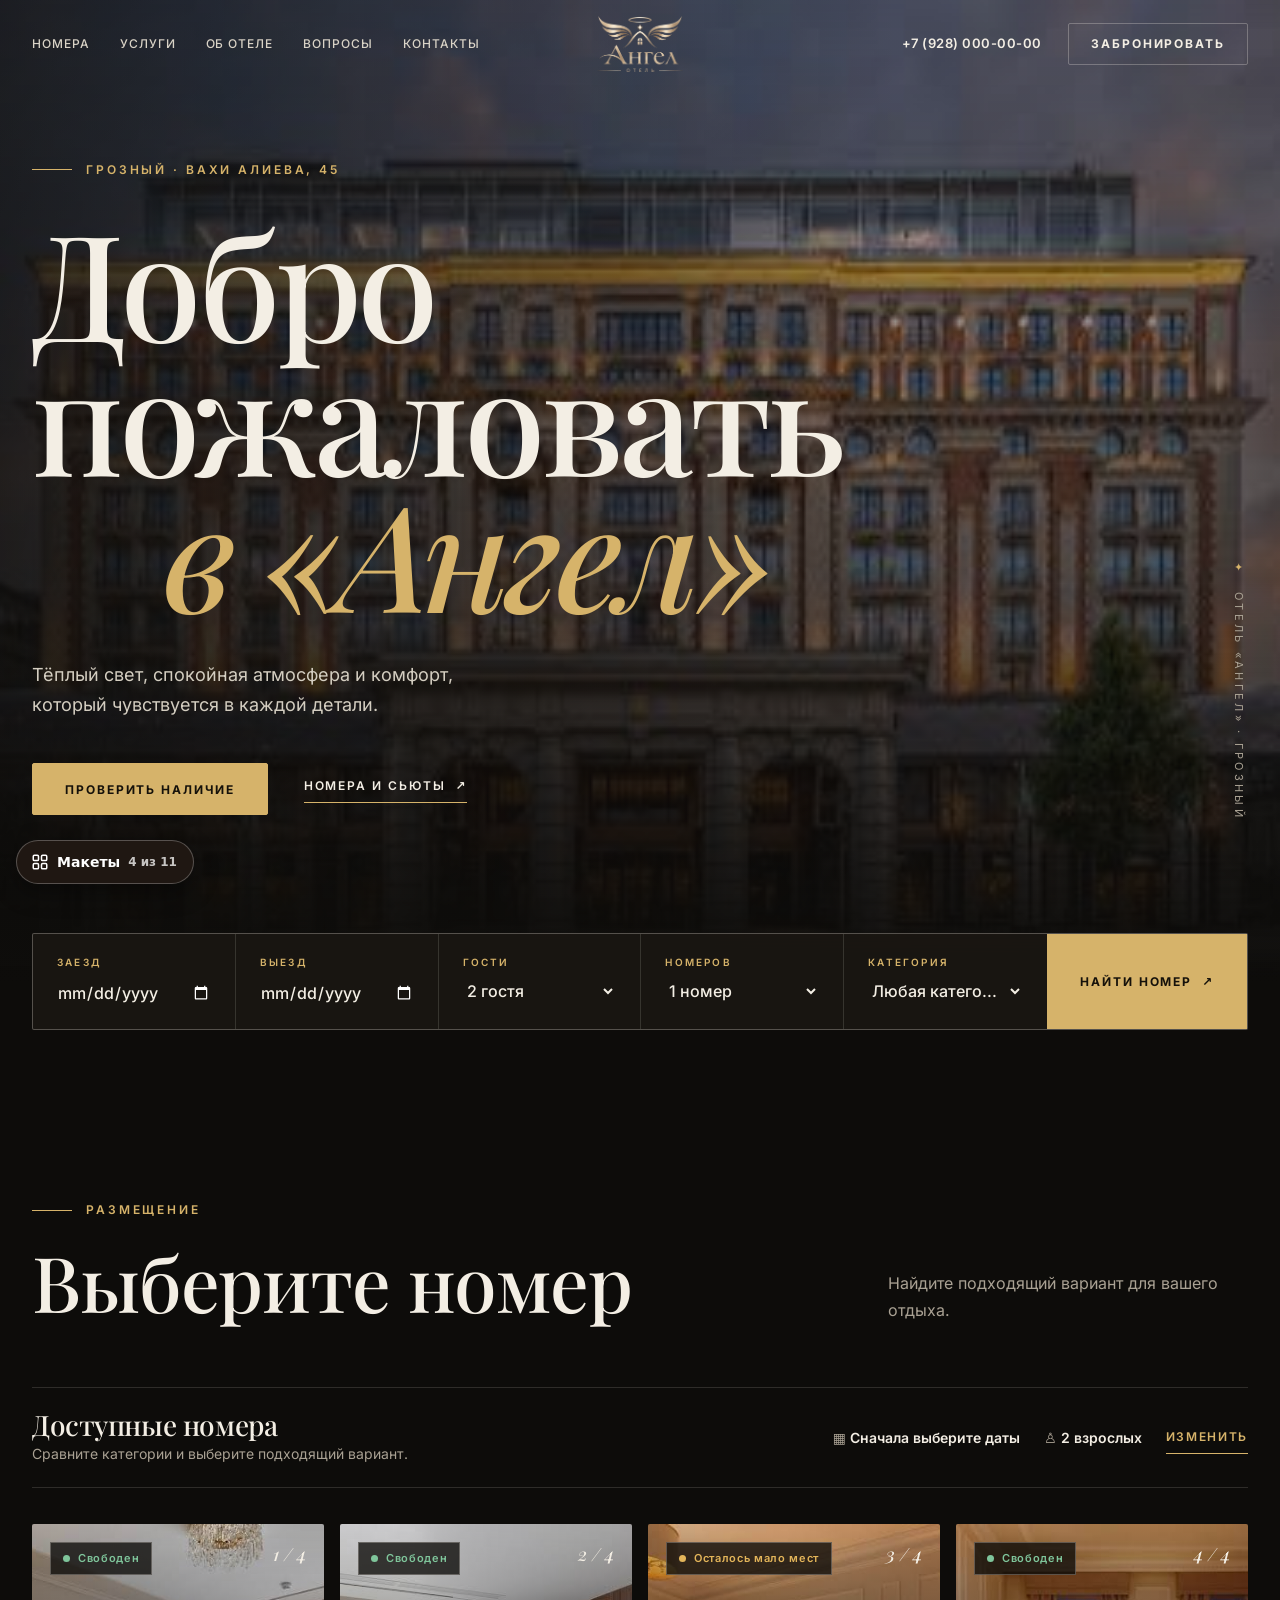
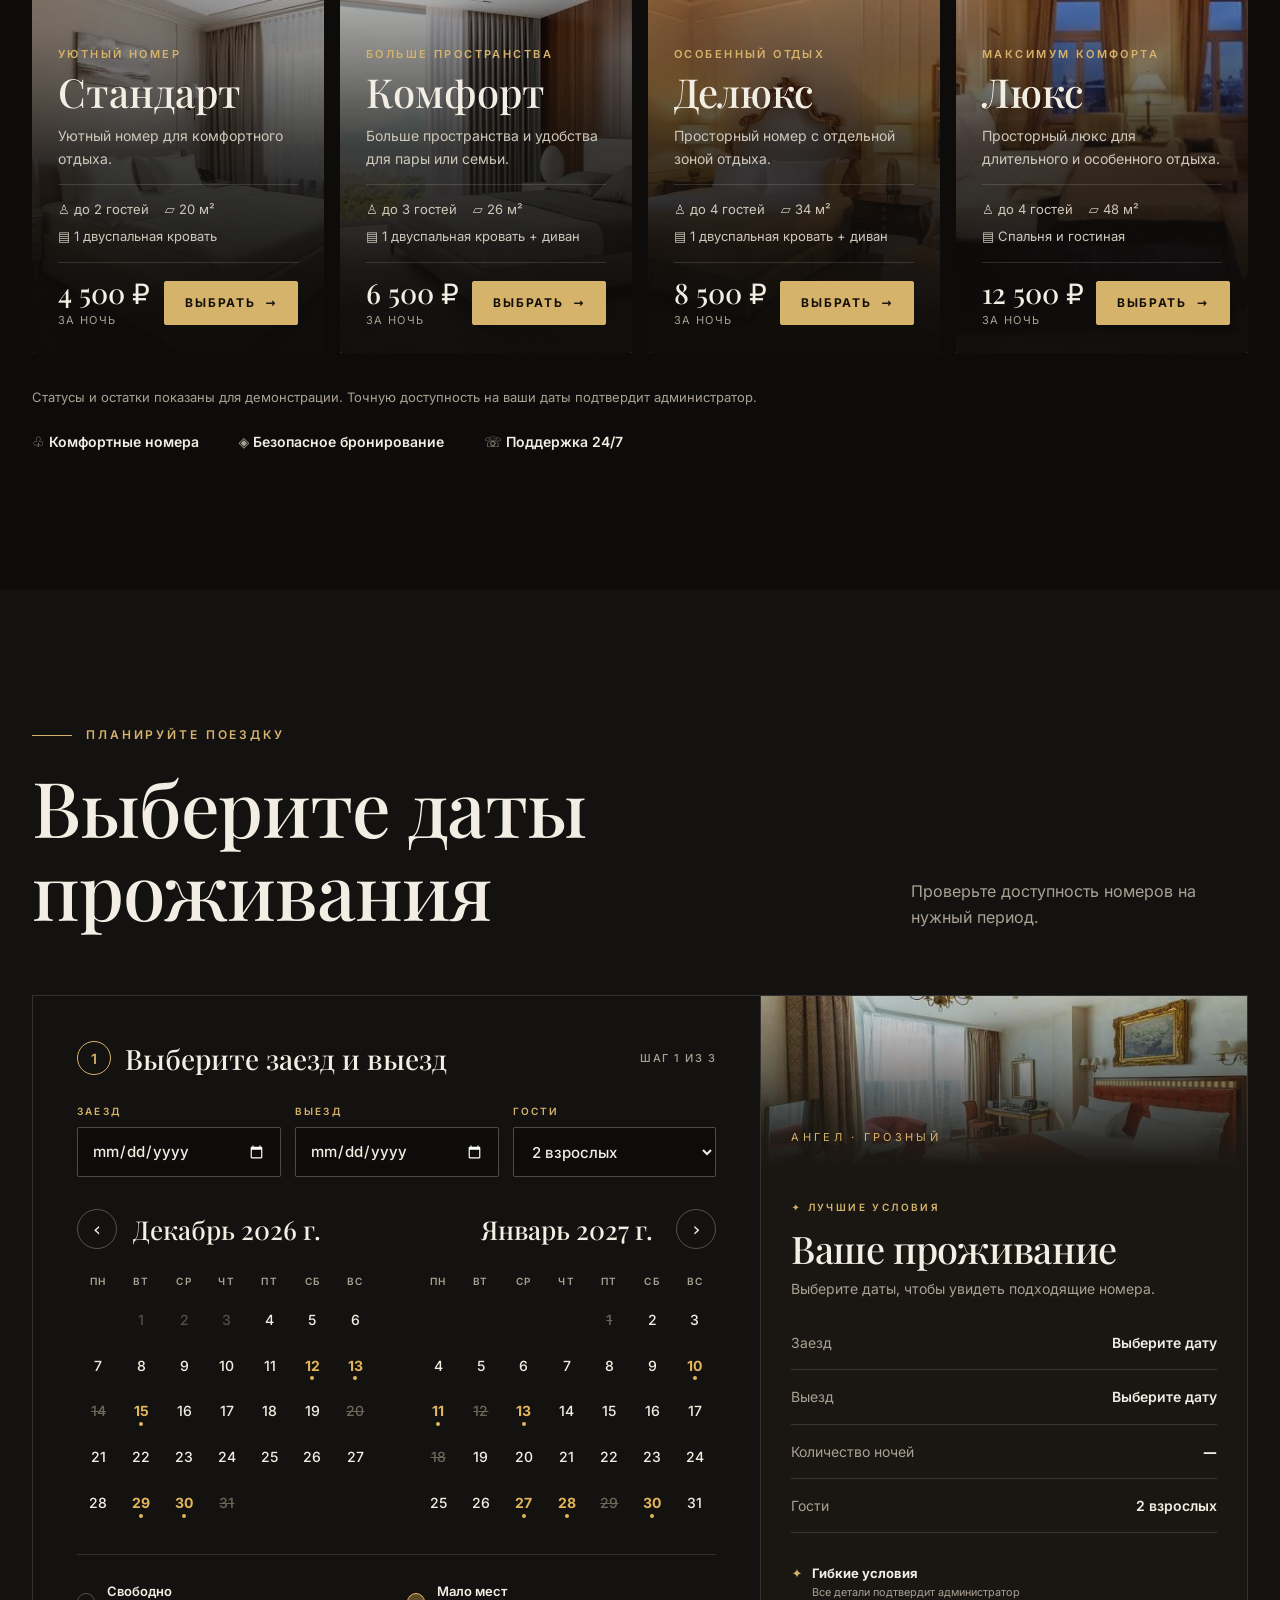
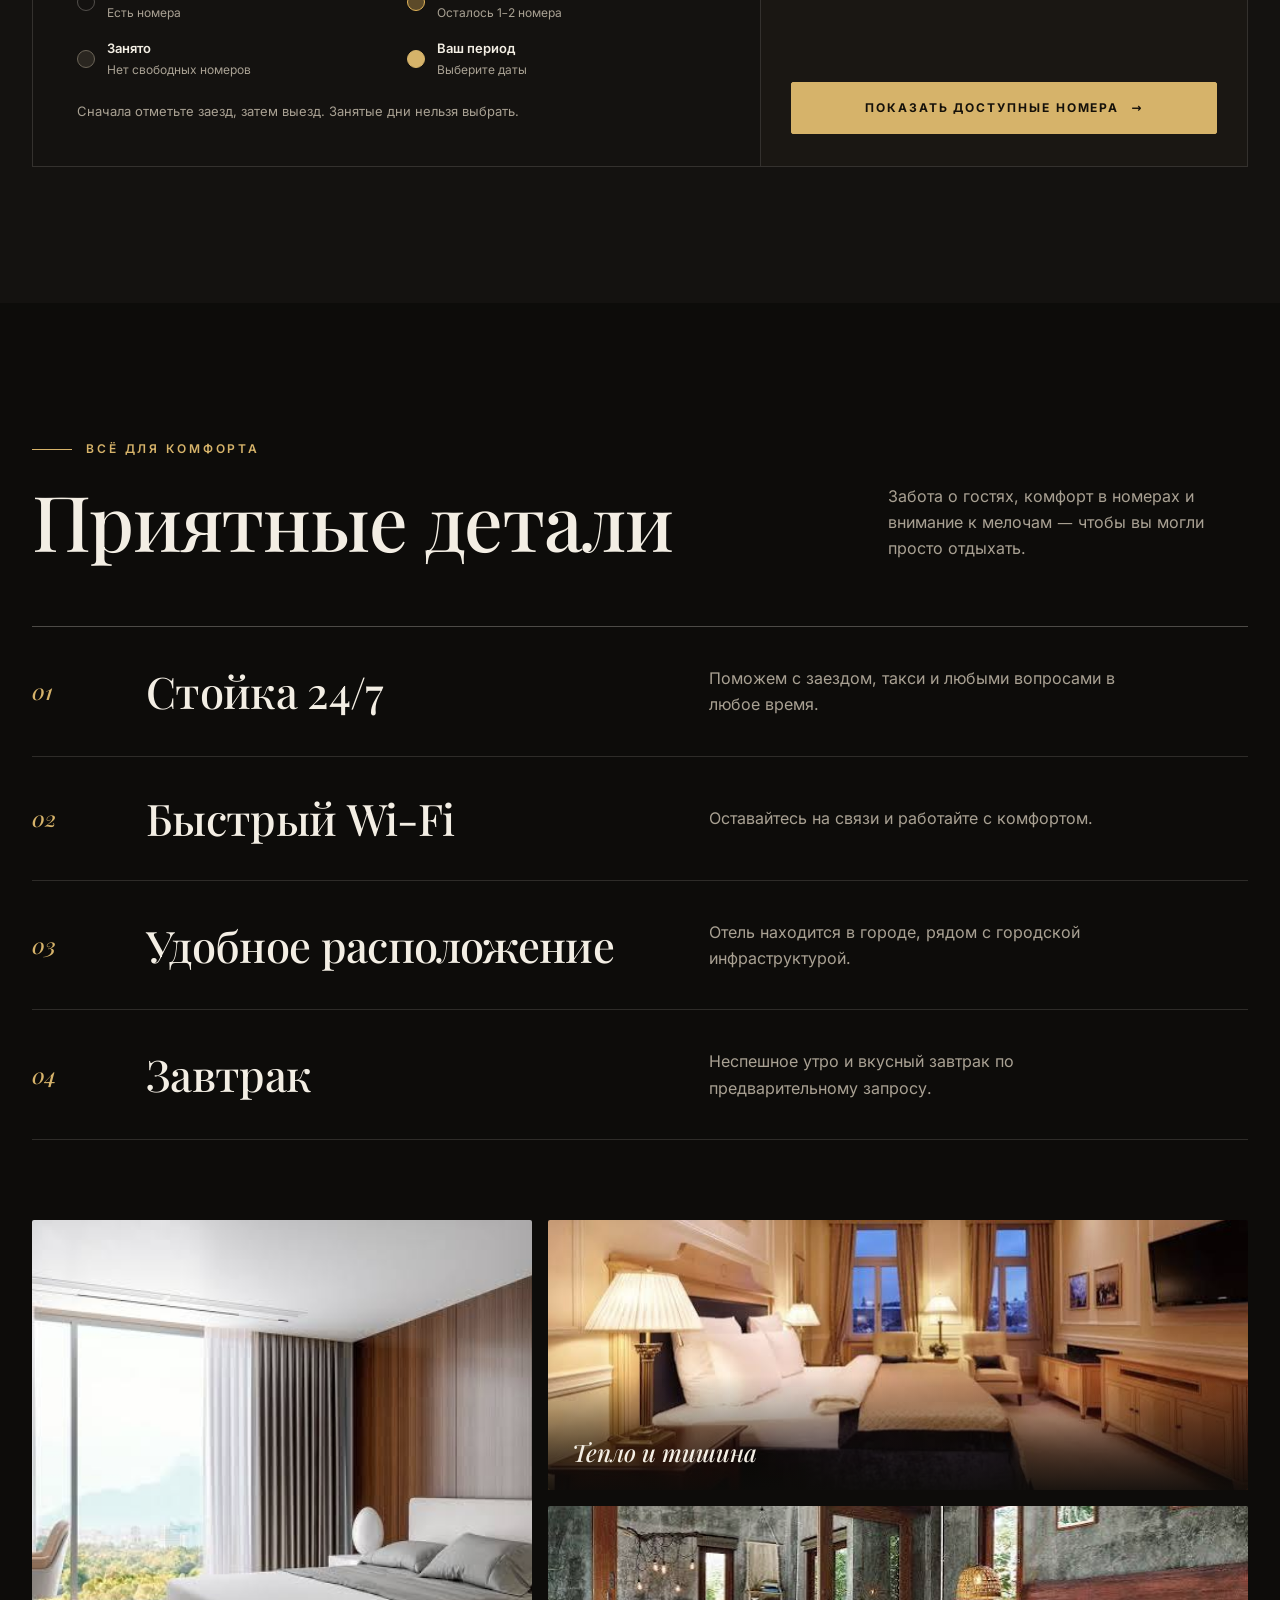
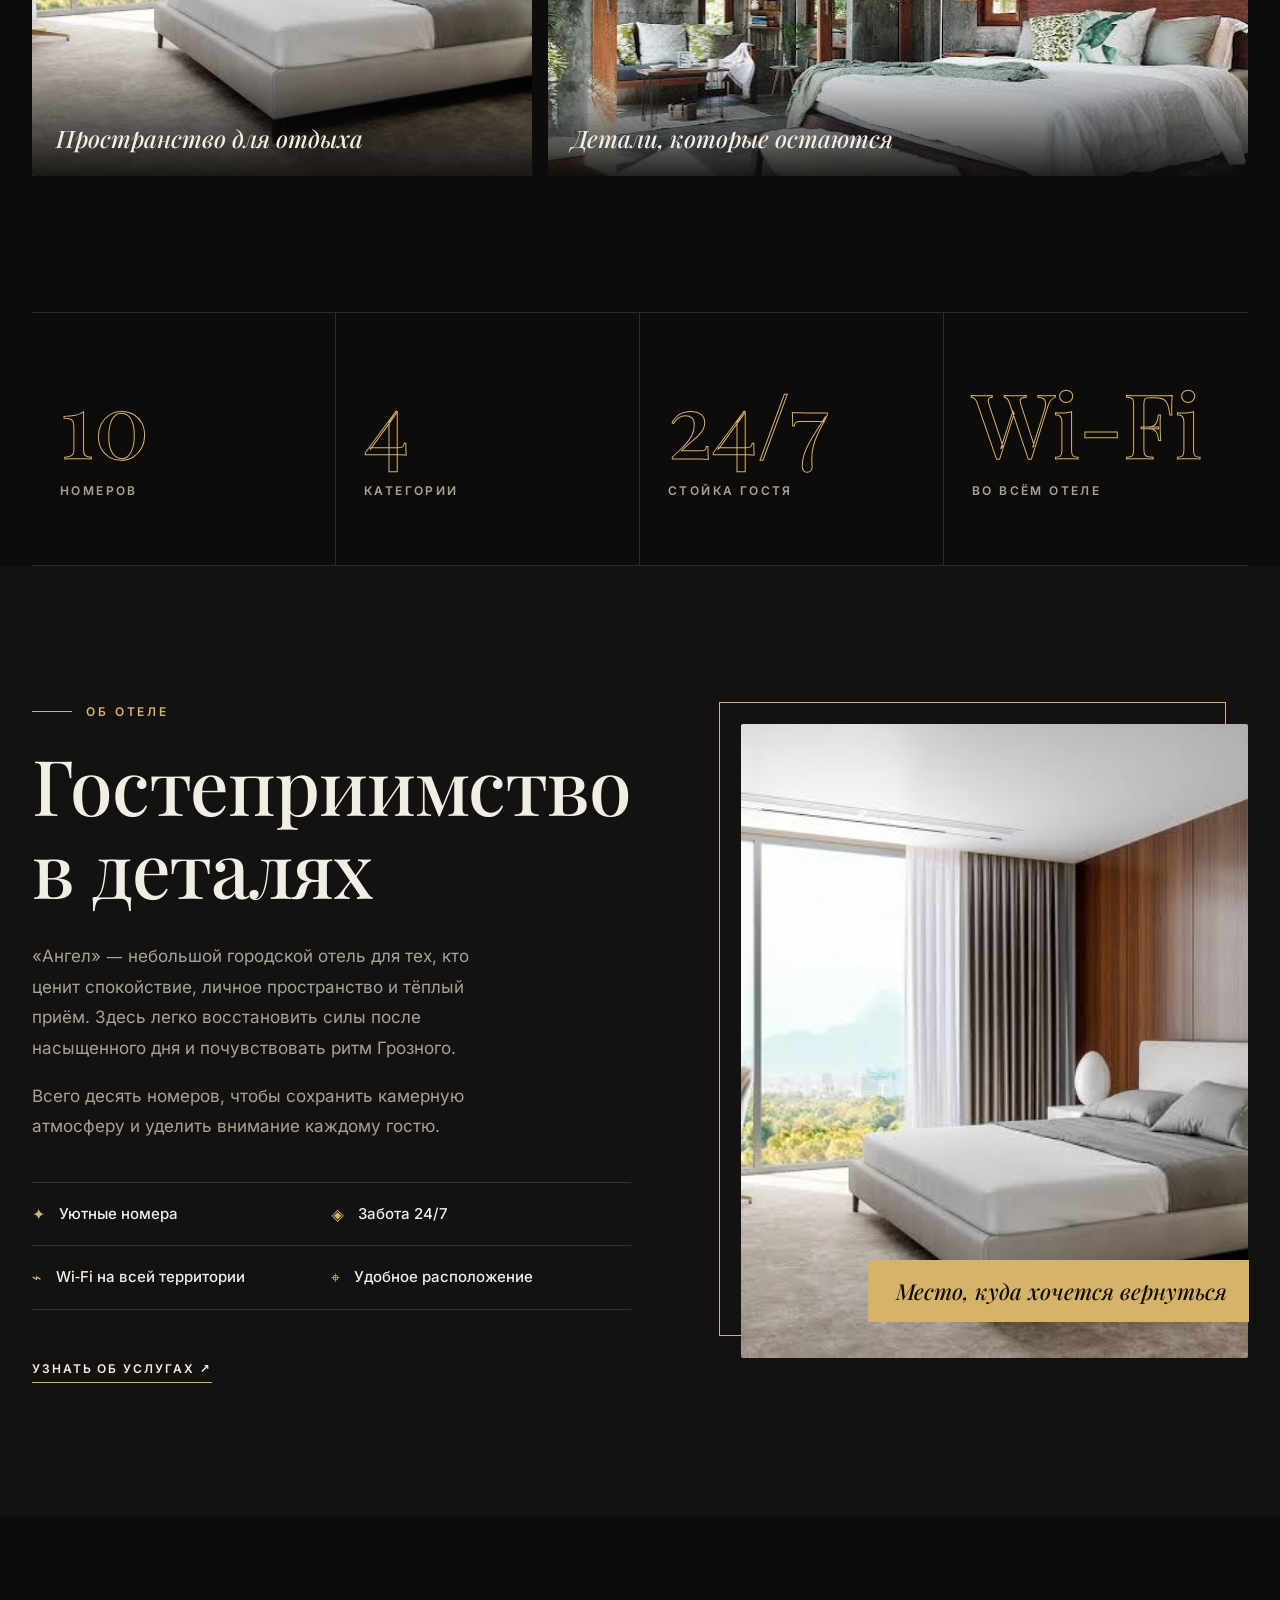
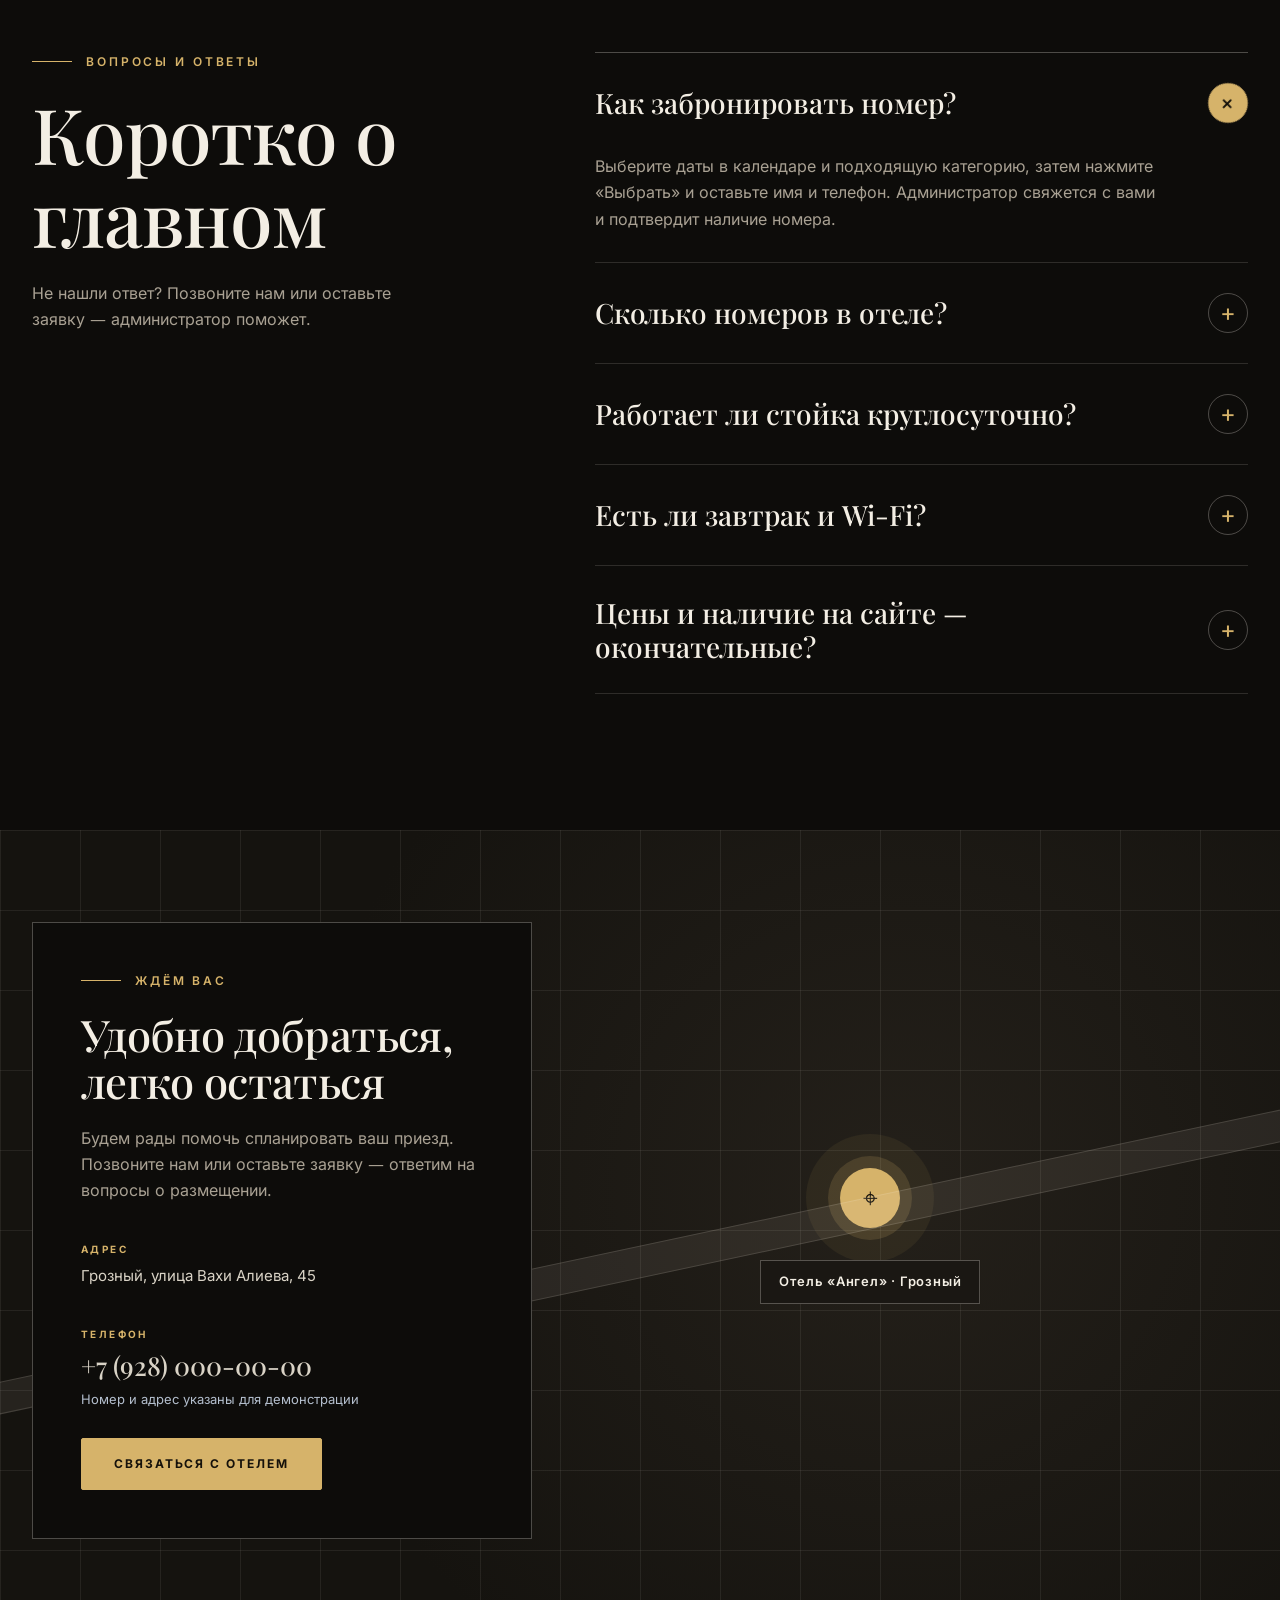
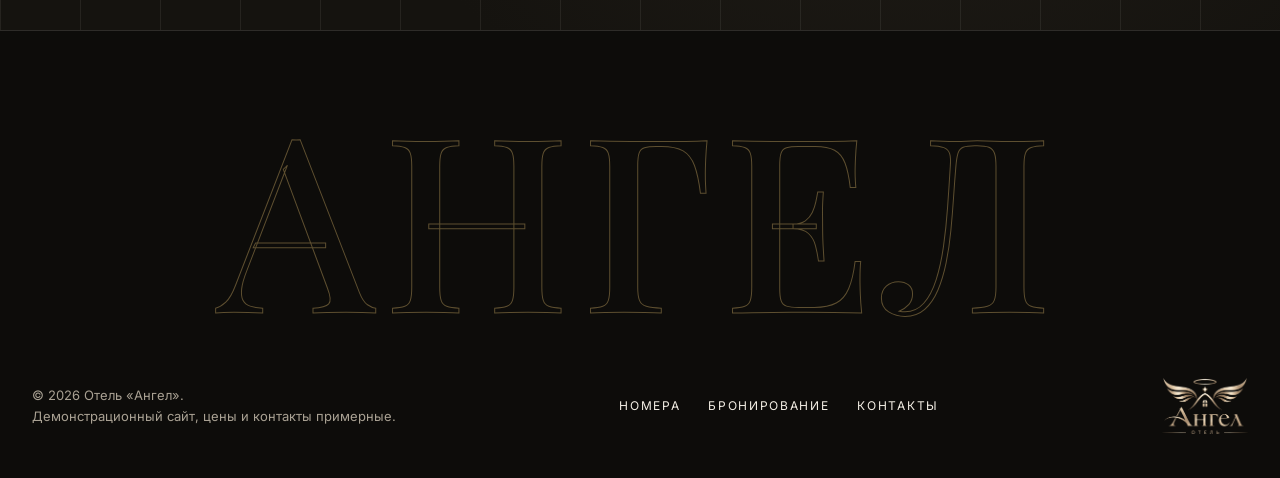
<file: versions/v4/index.html>
<!DOCTYPE html>
<html lang="ru">
<head>
  <meta charset="UTF-8" />
  <meta name="viewport" content="width=device-width, initial-scale=1.0" />
  <meta name="theme-color" content="#0d0c0a" />
  <meta name="description" content="Ангел — камерный отель премиум-класса в Грозном. Выберите номер и проверьте свободные даты онлайн." />
  <title>Ангел — отель в Грозном</title>
  <style>
    @import url('https://fonts.googleapis.com/css2?family=Playfair+Display:ital,wght@0,500;0,600;0,700;1,500&display=swap');
    @font-face{font-family:Inter;src:url('../../fonts/inter-cyrillic.woff2') format('woff2');font-style:normal;font-weight:400 800;font-display:swap;unicode-range:U+0400-045F,U+0490-0491,U+04B0-04B1,U+2116}
    @font-face{font-family:Inter;src:url('../../fonts/inter-latin.woff2') format('woff2');font-style:normal;font-weight:400 800;font-display:swap;unicode-range:U+0000-00FF}
    /* Dark editorial system: warm black surfaces, one champagne-gold accent, Playfair Display / Inter */
    :root{color-scheme:dark;--bg:#0d0c0a;--bg2:#141210;--card:#1a1713;--line:rgba(243,238,228,.14);--line-strong:rgba(243,238,228,.28);--ink:#f3eee4;--muted:#a9a193;--gold:#d6b36a;--gold-deep:#a8832f;--on-gold:#15110a;--ok:#7fc59b;--warn:#e3b55a;--bad:#e5877e;--serif:'Playfair Display',Georgia,'Times New Roman',serif;--sans:Inter,system-ui,-apple-system,'Segoe UI',Arial,sans-serif;--ease:cubic-bezier(.2,.7,.2,1);--r:2px}
    *{box-sizing:border-box}html{scroll-behavior:smooth;scroll-padding-top:80px;background:var(--bg)}
    body{margin:0;background:var(--bg);color:var(--ink);font:16px/1.65 var(--sans);-webkit-font-smoothing:antialiased}
    a{color:inherit;text-decoration:none}button,input,select{font:inherit;color:inherit}button{cursor:pointer}img{display:block;max-width:100%}
    :focus-visible{outline:2px solid var(--gold);outline-offset:3px}
    .wrap{width:min(1280px,calc(100% - 64px));margin:auto}
    section{padding:136px 0}
    .eyebrow{display:flex;align-items:center;gap:14px;font-size:12px;font-weight:600;letter-spacing:.24em;text-transform:uppercase;color:var(--gold)}
    .eyebrow:before{content:'';width:40px;height:1px;background:currentColor}
    h1,h2,h3{font-family:var(--serif);font-weight:500;margin:0;line-height:1.08;letter-spacing:-.015em}
    h2 em,h1 em{font-style:italic;color:var(--gold)}
    .section-head{display:flex;justify-content:space-between;align-items:flex-end;gap:48px;margin-bottom:64px}
    .section-head h2{font-size:clamp(42px,6vw,84px);margin-top:20px}
    .section-head p{max-width:360px;margin:0;color:var(--muted)}

    /* buttons: sharp, editorial */
    .btn{display:inline-flex;align-items:center;justify-content:center;gap:12px;min-height:52px;padding:0 32px;border:1px solid var(--gold);background:var(--gold);color:var(--on-gold);font-size:12px;font-weight:700;letter-spacing:.16em;text-transform:uppercase;border-radius:var(--r);transition:background .25s,color .25s,transform .25s var(--ease)}
    .btn:hover{background:transparent;color:var(--gold)}
    .text-link,.room-link{font-size:12px;font-weight:600;letter-spacing:.16em;text-transform:uppercase;border-bottom:1px solid var(--gold);padding-bottom:6px;color:var(--ink);transition:color .2s}
    .text-link:hover,.room-link:hover{color:var(--gold)}

    /* header: nav left, logo centre, actions right */
    header{position:fixed;inset:0 0 auto;z-index:30;height:88px;transition:background .3s,height .3s,border-color .3s;border-bottom:1px solid transparent}
    header.solid{height:68px;background:rgba(13,12,10,.92);backdrop-filter:blur(14px);-webkit-backdrop-filter:blur(14px);border-bottom-color:var(--line)}
    .nav{height:100%;display:grid;grid-template-columns:1fr auto 1fr;align-items:center;gap:24px}
    .nav-links{order:1;display:flex;gap:30px;white-space:nowrap;font-size:12px;font-weight:500;letter-spacing:.08em;text-transform:uppercase}
    .nav-links a[href="#availability"]{display:none}.nav-links a{position:relative;padding:6px 0;color:#d9d3c6}.nav-links a:after{content:'';position:absolute;left:0;right:100%;bottom:0;height:1px;background:var(--gold);transition:right .3s var(--ease)}
    .nav-links a:hover{color:var(--ink)}.nav-links a:hover:after{right:0}
    .brand{order:2;display:flex;flex-direction:row;align-items:center;gap:14px}
    .brand-mark{width:40px;height:40px;border:1px solid var(--gold);border-radius:50%;display:grid;place-items:center;font:600 21px var(--serif);color:var(--gold)}
    .brand-name{font:600 22px/1 var(--serif);letter-spacing:.3em;text-indent:.3em}
    .brand-sub{font-size:9px;letter-spacing:.34em;margin-top:6px;color:var(--muted)}
    .nav-right{order:3;display:flex;align-items:center;justify-content:flex-end;gap:26px}.phone{font-size:13px;font-weight:600;white-space:nowrap;letter-spacing:.04em}
    header .btn{min-height:42px;padding:0 22px;background:transparent;color:var(--ink);border-color:var(--line-strong)}header .btn:hover{background:var(--gold);border-color:var(--gold);color:var(--on-gold)}

    /* hero: giant headline anchored bottom-left */
    .hero{position:relative;min-height:100svh;display:flex;align-items:flex-end;padding:0;background:var(--bg) url('../../photo-0.jpg') center 40%/cover no-repeat;overflow:hidden}
    .hero:before{content:'';position:absolute;inset:0;background:linear-gradient(0deg,var(--bg) 4%,rgba(13,12,10,.55) 45%,rgba(13,12,10,.3) 100%),linear-gradient(90deg,rgba(13,12,10,.75),transparent 70%)}
    .hero>.wrap:not(.hero-foot){position:relative;width:min(1280px,calc(100% - 64px))}
    .hero-content{padding:160px 0 210px;max-width:1100px}
    .hero .eyebrow{margin-bottom:34px}
    .hero h1{font-size:clamp(60px,11.5vw,184px);line-height:.92;letter-spacing:-.03em;font-weight:500;margin:0 0 40px}
    .hero h1 em{display:block;padding-left:.9em}
    .hero p{font-size:18px;max-width:440px;margin:0 0 44px;color:#d4cec1}
    .hero-actions{display:flex;align-items:center;gap:36px;flex-wrap:wrap}
    .hero-foot{position:absolute;left:auto;width:auto;transform:none;right:max(32px,calc((100% - 1280px)/2));bottom:206px;writing-mode:vertical-rl;display:flex;align-items:center;gap:14px;font-size:11px;letter-spacing:.3em;color:var(--muted)}.hero-foot span{color:var(--gold)}

    /* booking bar docked on the hero's lower edge */
    .booking-float{position:relative;z-index:5;margin-top:-92px}
    .quick-booking-title{display:none}
    .bookingbar{display:grid;grid-template-columns:repeat(5,1fr) auto;align-items:stretch;background:rgba(26,23,19,.94);backdrop-filter:blur(16px);-webkit-backdrop-filter:blur(16px);border:1px solid var(--line-strong);border-radius:var(--r);padding:0}
    .field{padding:20px 24px;border-right:1px solid var(--line);min-width:0}.field:nth-last-child(2){border-right:0}
    .field label{display:block;font-size:10px;font-weight:600;letter-spacing:.22em;text-transform:uppercase;color:var(--gold);margin-bottom:6px}
    .field input,.field select{width:100%;border:0;outline:0;background:transparent;font-size:16px;font-weight:500;color:var(--ink);padding:2px 0;min-height:28px}
    .field select{text-overflow:ellipsis}.field select option{background:var(--card);color:var(--ink)}
    .field:focus-within{background:rgba(255,255,255,.04)}
    .bookingbar .btn{min-width:190px;min-height:0;border-radius:0}

    /* rooms: tall photo cards, one row */
    .rooms-section{background:var(--bg);padding-top:170px}
    .rooms-toolbar{display:flex;justify-content:space-between;align-items:center;gap:20px;flex-wrap:wrap;padding:22px 0;border-top:1px solid var(--line);border-bottom:1px solid var(--line);margin-bottom:36px}
    .rooms-toolbar h3{font-size:28px}.rooms-toolbar p{margin:2px 0 0;font-size:14px;color:var(--muted)}
    .rooms-trip{display:flex;align-items:center;gap:24px;flex-wrap:wrap;font-size:14px;color:var(--muted)}.rooms-trip b{color:var(--ink);font-weight:600}
    .rooms-trip button{background:none;border:0;padding:6px 0;border-bottom:1px solid var(--gold);font-size:12px;letter-spacing:.14em;text-transform:uppercase;font-weight:600;color:var(--gold)}
    .rooms-grid{display:flex;gap:16px;overflow-x:auto;scroll-snap-type:x mandatory;padding-bottom:6px;scrollbar-width:thin;scrollbar-color:var(--gold-deep) transparent}
    .room-card{position:relative;flex:1 0 calc((100% - 48px)/4);min-width:280px;aspect-ratio:3/4.4;scroll-snap-align:start;overflow:hidden;background:var(--card);border-radius:var(--r);isolation:isolate}
    .room-card.is-unavailable{opacity:.55}
    .room-image{position:absolute;inset:0;z-index:-1}.room-image:after{content:'';position:absolute;inset:0;background:linear-gradient(0deg,rgba(13,12,10,.97) 10%,rgba(13,12,10,.78) 48%,rgba(13,12,10,.1) 100%)}
    .room-image img{width:100%;height:100%;object-fit:cover;transition:transform .9s var(--ease)}.room-card:hover .room-image img{transform:scale(1.07)}
    .room-availability{position:absolute;left:18px;top:18px;z-index:2;display:inline-flex;align-items:center;gap:8px;padding:6px 12px;background:rgba(13,12,10,.78);border:1px solid var(--line-strong);font-size:11px;font-weight:600;letter-spacing:.06em;color:var(--ok)}
    .room-availability:before{content:'';width:7px;height:7px;border-radius:50%;background:currentColor}
    .room-availability.few{color:var(--warn)}.room-availability.full{color:var(--bad)}
    .room-count-badge{position:absolute;right:18px;top:18px;z-index:2;font:italic 500 18px var(--serif);color:var(--ink)}
    .room-info{position:absolute;inset:auto 0 0;display:flex;flex-direction:column;padding:26px}
    .room-name-row{display:flex;flex-direction:column;gap:8px}
    .room-order{order:-1;font-size:11px;font-weight:600;letter-spacing:.22em;text-transform:uppercase;color:var(--gold)}
    .room-title{font:500 40px/1 var(--serif)}
    .room-desc{margin:12px 0 14px;font-size:14px;color:#cfc8ba}
    .room-facts{display:flex;flex-wrap:wrap;gap:6px 16px;font-size:13px;color:#cfc8ba;padding:14px 0;border-top:1px solid var(--line)}
    .room-thumbs{display:none}
    .room-bottom{display:flex;justify-content:space-between;align-items:center;gap:12px;padding-top:16px;border-top:1px solid var(--line)}
    .room-price{font:500 28px/1 var(--serif);white-space:nowrap}.room-price small{display:block;margin-top:6px;font:400 11px var(--sans);letter-spacing:.12em;text-transform:uppercase;color:var(--muted)}
    .room-choose{display:inline-flex;align-items:center;gap:10px;min-height:44px;padding:0 20px;border:1px solid var(--gold);background:var(--gold);color:var(--on-gold);font-size:12px;font-weight:700;letter-spacing:.14em;text-transform:uppercase;border-radius:var(--r);transition:background .2s,color .2s}
    .room-choose:hover:not(:disabled){background:transparent;color:var(--gold)}.room-choose:disabled{background:transparent;border-color:var(--line-strong);color:var(--muted);cursor:not-allowed}
    .room-selection-note{margin:28px 0 0;font-size:13px;color:var(--muted)}
    .booking-benefits{display:flex;gap:12px 40px;flex-wrap:wrap;margin:22px 0 0;font-size:14px;color:var(--muted)}.booking-benefits strong{color:var(--ink);font-weight:600}

    /* facts: oversized numerals */
    .facts{padding:0;background:var(--bg)}
    .facts-row{display:grid;grid-template-columns:repeat(4,1fr);border-top:1px solid var(--line);border-bottom:1px solid var(--line)}
    .fact{padding:64px 28px;border-right:1px solid var(--line)}.fact:last-child{border-right:0}
    .fact b{display:block;font:500 clamp(54px,7vw,104px)/1 var(--serif);color:transparent;-webkit-text-stroke:1px var(--gold)}
    .fact span{display:block;margin-top:14px;font-size:12px;font-weight:600;letter-spacing:.2em;text-transform:uppercase;color:var(--muted)}

    /* availability / calendar */
    .availability{background:var(--bg2)}
    .calendar-layout{display:grid;grid-template-columns:minmax(0,1.5fr) minmax(340px,1fr);gap:0;border:1px solid var(--line);align-items:stretch}
    .calendar-box{padding:44px;border-right:1px solid var(--line)}
    .booking-step{display:flex;align-items:center;gap:14px;font:500 28px var(--serif);margin-bottom:26px}
    .booking-step span{display:grid;place-items:center;width:34px;height:34px;border:1px solid var(--gold);border-radius:50%;color:var(--gold);font:600 14px var(--sans)}
    .booking-step small{margin-left:auto;font:500 11px var(--sans);letter-spacing:.14em;text-transform:uppercase;color:var(--muted)}
    .date-inputs{display:grid;grid-template-columns:repeat(3,1fr);gap:14px;margin-bottom:32px}
    .date-inputs label{display:block;font-size:10px;font-weight:600;letter-spacing:.22em;text-transform:uppercase;color:var(--gold)}
    .date-inputs input,.date-inputs select{display:block;width:100%;margin-top:8px;min-height:50px;padding:0 14px;border:1px solid var(--line-strong);border-radius:var(--r);background:var(--bg);font-size:15px;font-weight:500;letter-spacing:0;text-transform:none;color:var(--ink)}
    .date-inputs input:focus,.date-inputs select:focus{border-color:var(--gold);outline:0}
    .month-pair{display:grid;grid-template-columns:1fr 1fr;gap:40px}
    .cal-top{display:flex;align-items:center;justify-content:space-between;margin-bottom:16px}
    .cal-month{font:500 26px var(--serif);text-align:center;flex:1}
    .month-arrow{width:40px;height:40px;border:1px solid var(--line-strong);border-radius:50%;background:transparent;font-size:20px;line-height:1;transition:background .2s,color .2s,border-color .2s}.month-arrow:hover{background:var(--gold);border-color:var(--gold);color:var(--on-gold)}
    .month-spacer{width:40px;flex:none}
    .cal-week,.cal-days{display:grid;grid-template-columns:repeat(7,1fr)}
    .cal-week span{text-align:center;font-size:10px;font-weight:600;letter-spacing:.14em;color:var(--muted);padding:8px 0}
    .cal-days{gap:3px 0}
    .day{position:relative;aspect-ratio:1;min-height:40px;border:0;background:transparent;border-radius:50%;font-size:14px;font-weight:500;color:var(--ink);transition:background .15s,color .15s}
    .day.available:hover:not(:disabled){background:rgba(255,255,255,.1)}
    .day.few:not(.past){color:var(--warn);font-weight:700}.day.few:not(.past):after{content:'';position:absolute;left:50%;bottom:6px;width:4px;height:4px;margin-left:-2px;border-radius:50%;background:var(--warn)}
    .day.full{color:#6c6558;text-decoration:line-through;cursor:not-allowed}.day.past{color:#554f45;text-decoration:none;cursor:not-allowed}
    .day.range-candidate:not(:disabled):not(.selected){background:rgba(214,179,106,.07)}
    .day.inrange{background:rgba(214,179,106,.18);border-radius:0;color:var(--ink)}
    .day.range-conflict{background:rgba(229,135,126,.22);color:var(--bad)}
    .day.selected{background:var(--gold);color:var(--on-gold);font-weight:700;border-radius:50%}
    .cal-legend{display:grid;grid-template-columns:repeat(2,1fr);gap:14px 20px;margin-top:30px;padding-top:26px;border-top:1px solid var(--line);font-size:13px}
    .cal-legend>span{display:flex;align-items:center;gap:12px}.cal-legend strong{display:block;font-weight:600}.cal-legend small{color:var(--muted);font-size:12px}
    .legend-swatch,.period-swatch{flex:none;width:18px;height:18px;border-radius:50%;border:1px solid var(--line-strong)}
    .legend-swatch.few{background:rgba(227,181,90,.35);border-color:var(--warn)}.legend-swatch.full{background:#2a2620;border-color:#6c6558}.period-swatch{background:var(--gold);border-color:var(--gold)}
    .range-summary{display:none;margin-top:22px;padding:16px 20px;border-left:2px solid var(--gold);background:rgba(214,179,106,.08);font-size:14px}.range-summary.visible{display:block}
    .cal-hint{margin:20px 0 0;font-size:13px;color:var(--muted)}
    .calendar-results{background:var(--card);display:flex;flex-direction:column}
    .booking-cover{height:170px;display:flex;align-items:flex-end;padding:20px 30px;background:linear-gradient(0deg,var(--card),rgba(26,23,19,.1)),url('../../photo-6.jpg') center/cover}
    .booking-cover span{font-size:11px;letter-spacing:.3em;color:var(--gold)}
    .stay-summary-head{padding:26px 30px 8px}.best-price{font-size:10px;letter-spacing:.24em;font-weight:600;color:var(--gold)}
    .stay-summary-head h3{font-size:38px;margin:10px 0 8px}.stay-summary-head p{margin:0;font-size:14px;color:var(--muted)}
    .stay-summary{padding:8px 30px}.stay-line{display:flex;justify-content:space-between;gap:16px;padding:15px 0;border-bottom:1px solid var(--line);font-size:14px}
    .stay-line span{color:var(--muted)}.stay-line strong{font-weight:600;text-align:right}
    .cancel-note{display:flex;gap:10px;margin:6px 30px 0;padding:16px 0;font-size:13px;color:var(--gold)}.cancel-note small{display:block;color:var(--muted)}.cancel-note strong{color:var(--ink)}
    .stay-available-list{padding:0 30px;display:grid;gap:10px}
    .avail-row{display:grid;grid-template-columns:64px 1fr auto;gap:14px;align-items:center;padding:10px;border:1px solid var(--line);cursor:pointer;transition:background .2s,border-color .2s}
    .avail-row:hover{background:rgba(255,255,255,.05);border-color:var(--gold)}.avail-row img{width:64px;height:52px;object-fit:cover}
    .avail-row strong{font:500 20px var(--serif);display:block}.avail-row small{color:var(--muted);font-size:12px}.avail-price{text-align:right;font-weight:600}.avail-price small{display:block}
    .avail-empty{padding:14px;font-size:14px;color:var(--bad)}
    .cal-actions{padding:22px 30px 32px;margin-top:auto}.cal-actions .btn{width:100%}

    /* services: ruled index list */
    #services{background:var(--bg)}
    .services-grid{display:block;border-top:1px solid var(--line-strong);counter-reset:svc}
    .service{counter-increment:svc;display:grid;grid-template-columns:90px 1fr 1fr;align-items:center;gap:24px;padding:38px 0;border-bottom:1px solid var(--line);transition:padding .35s var(--ease),background .35s}
    .service:hover{padding-left:20px;background:rgba(255,255,255,.03)}
    .service:before{content:'0' counter(svc);font:italic 500 22px var(--serif);color:var(--gold)}
    .service .icon{display:none}
    .service h3{font-size:clamp(28px,3.4vw,46px)}.service p{margin:0;color:var(--muted);max-width:420px}
    .amenity-gallery{display:grid;grid-template-columns:5fr 7fr;grid-auto-rows:270px;gap:16px;margin-top:80px}
    .amenity-gallery figure{position:relative;margin:0;overflow:hidden;border-radius:var(--r)}
    .amenity-gallery figure:nth-child(1){grid-row:span 2}
    .amenity-gallery img{width:100%;height:100%;object-fit:cover;filter:saturate(.9);transition:transform .9s var(--ease)}.amenity-gallery figure:hover img{transform:scale(1.05)}
    .amenity-gallery figcaption{position:absolute;inset:auto 0 0;padding:60px 24px 22px;background:linear-gradient(0deg,rgba(13,12,10,.9),transparent);font:italic 500 24px var(--serif)}

    /* about: copy left, framed photo right */
    #about{background:var(--bg2)}
    .intro-grid{display:grid;grid-template-columns:1fr 1fr;gap:110px;align-items:center}
    .intro-copy{order:1}.intro-photo{order:2;position:relative;aspect-ratio:4/5;max-height:700px}
    .intro-photo:before{content:'';position:absolute;inset:-22px 22px 22px -22px;border:1px solid var(--gold)}
    .intro-photo img{position:relative;width:100%;height:100%;object-fit:cover;border-radius:var(--r)}
    .photo-caption{position:absolute;right:-1px;bottom:36px;padding:16px 22px 16px 28px;background:var(--gold);color:var(--on-gold);font:italic 500 22px var(--serif)}
    .intro-copy h2{font-size:clamp(46px,6vw,92px);margin:22px 0 32px}
    .intro-copy p{max-width:480px;color:var(--muted);font-size:17px;line-height:1.8}
    .features{display:grid;grid-template-columns:1fr 1fr;gap:0;margin:40px 0 44px;border-top:1px solid var(--line)}
    .feature{display:flex;align-items:center;gap:14px;padding:18px 0;border-bottom:1px solid var(--line);font-size:15px;font-weight:500}.feature i{font-style:normal;color:var(--gold);font-size:16px}

    /* faq */
    .faq{background:var(--bg)}
    .faq-grid{display:grid;grid-template-columns:1fr 1.4fr;gap:96px;align-items:start}
    .faq-grid .section-head{display:block;margin:0;position:sticky;top:110px}.faq-grid .section-head p{margin-top:22px}
    .faq-list{border-top:1px solid var(--line-strong)}
    .faq-list details{border-bottom:1px solid var(--line)}
    .faq-list summary{display:flex;justify-content:space-between;align-items:center;gap:20px;padding:30px 0;cursor:pointer;list-style:none;font:500 28px/1.2 var(--serif)}
    .faq-list summary::-webkit-details-marker{display:none}
    .faq-list summary:after{content:'+';flex:none;display:grid;place-items:center;width:38px;height:38px;border:1px solid var(--line-strong);border-radius:50%;font:300 24px/1 var(--sans);color:var(--gold);transition:transform .25s var(--ease),background .2s}
    .faq-list details[open] summary:after{transform:rotate(45deg);background:var(--gold);color:var(--on-gold);border-color:var(--gold)}
    .faq-list summary:hover{color:var(--gold)}
    .faq-list p{margin:0 0 30px;max-width:560px;color:var(--muted)}

    /* contacts: map full-bleed, card floats over it */
    .location{background:var(--bg2);padding:0}
    .location>.location-grid.wrap{position:relative;display:block;width:100%;margin:0;max-width:none}
    .map-frame{position:relative;overflow:hidden;min-height:800px;background:radial-gradient(circle at 70% 45%,#24201a 0,#15130f 60%),#15130f}
    .map-frame:before{content:'';position:absolute;inset:0;background-image:linear-gradient(var(--line) 1px,transparent 1px),linear-gradient(90deg,var(--line) 1px,transparent 1px);background-size:80px 80px;opacity:.55}
    .map-frame:after{content:'';position:absolute;left:-10%;right:-10%;top:52%;height:30px;background:rgba(243,238,228,.07);border-block:1px solid var(--line);transform:rotate(-12deg)}
    .map-pin{position:absolute;left:68%;top:46%;transform:translate(-50%,-50%);display:grid;place-items:center;width:60px;height:60px;border-radius:50%;background:var(--gold);color:var(--on-gold);font-size:26px;box-shadow:0 0 0 12px rgba(214,179,106,.16),0 0 0 34px rgba(214,179,106,.07)}
    .map-label{position:absolute;left:68%;top:calc(46% + 62px);transform:translateX(-50%);white-space:nowrap;padding:10px 18px;background:var(--card);border:1px solid var(--line-strong);font-size:13px;font-weight:600;letter-spacing:.06em}
    .location-card{position:absolute;left:max(32px,calc((100% - 1280px)/2));top:0;bottom:0;margin:auto 0;height:fit-content;width:min(500px,calc(100% - 64px));z-index:2;background:var(--bg);border:1px solid var(--line-strong);padding:48px}
    .location-card h2{font-size:clamp(34px,3.4vw,46px);margin:20px 0 20px}.location-card p{color:var(--muted);margin:0 0 30px}
    .address-line{font-size:15px;line-height:1.9;color:#d9d3c6}.address-line strong{font-size:10px;letter-spacing:.24em;text-transform:uppercase;color:var(--gold)}.address-line a{font:500 26px var(--serif)}

    /* footer with outlined wordmark */
    footer{position:relative;background:var(--bg);padding:72px 0 44px;border-top:1px solid var(--line);overflow:hidden}
    footer:before{content:'АНГЕЛ';display:block;text-align:center;font:500 clamp(70px,19vw,300px)/.9 var(--serif);letter-spacing:.04em;color:transparent;-webkit-text-stroke:1px rgba(214,179,106,.4);margin-bottom:56px;user-select:none}
    .footer-row{display:flex;justify-content:space-between;align-items:center;gap:28px;flex-wrap:wrap}
    .footer-note{font-size:13px;color:var(--muted)}
    .footer-links{display:flex;gap:28px;font-size:12px;letter-spacing:.14em;text-transform:uppercase}.footer-links a:hover{color:var(--gold)}

    /* modal + toast */
    .modal{position:fixed;inset:0;z-index:60;display:none;place-items:center;padding:20px;background:rgba(5,5,4,.78);backdrop-filter:blur(8px)}.modal.open{display:grid}
    .modal-card{position:relative;width:min(580px,100%);max-height:calc(100svh - 40px);overflow:auto;background:var(--card);border:1px solid var(--line-strong);padding:48px}
    .modal-card h2{font-size:42px}.modal-card>p{color:var(--muted);margin:10px 0 28px}
    .modal-close{position:absolute;right:16px;top:16px;width:40px;height:40px;border:1px solid var(--line-strong);border-radius:50%;background:transparent;font-size:22px;line-height:1}.modal-close:hover{background:var(--gold);color:var(--on-gold);border-color:var(--gold)}
    .modal-fields{display:grid;grid-template-columns:1fr 1fr;gap:16px}.modal-fields label{font-size:10px;font-weight:600;letter-spacing:.22em;text-transform:uppercase;color:var(--gold)}.modal-fields .wide{grid-column:1/-1}
    .modal-fields input,.modal-fields select{display:block;width:100%;margin-top:8px;min-height:50px;padding:0 14px;border:1px solid var(--line-strong);border-radius:var(--r);background:var(--bg);font-size:15px;font-weight:500;letter-spacing:0;text-transform:none;color:var(--ink)}
    .modal-fields input:focus,.modal-fields select:focus{border-color:var(--gold);outline:0}
    .booking-summary{margin:20px 0;padding:16px 20px;border-left:2px solid var(--gold);background:rgba(214,179,106,.08);font-size:14px;color:var(--muted)}
    .booking-summary div{display:flex;justify-content:space-between;gap:12px;color:var(--ink)}.booking-summary strong{font:500 28px var(--serif);color:var(--gold)}.booking-summary small{color:var(--muted)}
    .modal-card .btn{width:100%}.fineprint{margin-top:16px;font-size:12px;color:var(--muted)}
    .toast{position:fixed;left:50%;bottom:28px;z-index:70;max-width:min(520px,calc(100% - 32px));transform:translate(-50%,24px);opacity:0;pointer-events:none;padding:16px 24px;background:var(--gold);color:var(--on-gold);font-size:14px;font-weight:500;transition:opacity .3s,transform .3s var(--ease)}.toast.show{opacity:1;transform:translate(-50%,0)}

    /* scroll progress + reveal (JS adds the classes) */
    body:after{content:'';position:fixed;left:0;top:0;height:2px;width:100%;z-index:80;pointer-events:none;background:var(--gold);transform:scaleX(var(--read-progress,0));transform-origin:left}
    body.portfolio-motion .site-reveal{opacity:0;transform:translateY(32px);transition:opacity .9s var(--ease),transform .9s var(--ease);transition-delay:calc(var(--reveal-index,0)*90ms)}
    body.portfolio-motion .site-reveal.is-in{opacity:1;transform:none}

    /* responsive */
    @media(max-width:1100px){
      section{padding:96px 0}.nav-links{display:none}.nav{grid-template-columns:auto 1fr}.brand{order:1}.phone{display:none}
      .bookingbar{grid-template-columns:1fr 1fr 1fr}.field{border-bottom:1px solid var(--line)}.field:nth-last-child(2){border-right:1px solid var(--line)}.bookingbar .btn{grid-column:1/-1;min-height:56px}
      .room-card{flex-basis:46%}
      .calendar-layout{grid-template-columns:1fr}.calendar-box{border-right:0;border-bottom:1px solid var(--line)}
      .intro-grid{grid-template-columns:1fr;gap:72px}.intro-copy{order:2}.intro-photo{order:1;max-height:520px;aspect-ratio:4/3;margin:0 0 0 22px}
      .faq-grid{grid-template-columns:1fr;gap:44px}.faq-grid .section-head{position:static}
      .hero-foot{display:none}.service{grid-template-columns:60px 1fr}.service p{grid-column:2}
      .location-card{position:relative;left:auto;top:auto;bottom:auto;height:auto;width:100%;margin:0;border-width:1px 0}.map-frame{min-height:380px}
    }
    @media(max-width:620px){
      body{font-size:15px}.wrap,.hero>.wrap:not(.hero-foot){width:calc(100% - 32px)}section{padding:72px 0}
      header,header.solid{height:64px}.brand-sub{display:none}.brand-name{font-size:19px}header .btn{min-height:40px;padding:0 16px}
      .section-head{flex-direction:column;align-items:flex-start;gap:16px;margin-bottom:40px}
      .hero-content{padding:120px 0 170px}.hero h1{font-size:clamp(52px,17vw,84px)}.hero h1 em{padding-left:.5em}.hero p{font-size:16px}.hero-actions{gap:22px}
      .booking-float{margin-top:-70px}.bookingbar{grid-template-columns:1fr 1fr}.field{padding:14px 16px}
      .rooms-section{padding-top:110px}.room-card{flex-basis:84%;min-width:0}.rooms-toolbar{padding:18px 0}
      .facts-row{grid-template-columns:1fr 1fr}.fact{padding:40px 16px}.fact:nth-child(2){border-right:0}.fact:nth-child(-n+2){border-bottom:1px solid var(--line)}
      .calendar-box{padding:24px 16px}.date-inputs{grid-template-columns:1fr}.month-pair{grid-template-columns:1fr}.next-month-panel{display:none}.cal-legend{grid-template-columns:1fr}.booking-step{font-size:22px}.booking-step small{display:none}
      .service{padding:28px 0;gap:14px 16px}
      .amenity-gallery{grid-template-columns:1fr;grid-auto-rows:240px;margin-top:56px}.amenity-gallery figure:nth-child(1){grid-row:auto}
      .features{grid-template-columns:1fr}.intro-photo{margin-left:16px}
      .faq-list summary{font-size:21px;padding:24px 0}
      .location-card{padding:40px 16px}
      footer{padding-top:48px}.footer-row{flex-direction:column;align-items:flex-start}
      .modal-card{padding:32px 20px}.modal-fields{grid-template-columns:1fr}
    }
    @media(prefers-reduced-motion:reduce){*,*:before,*:after{animation-duration:.01ms!important;transition-duration:.01ms!important;scroll-behavior:auto!important}body.portfolio-motion .site-reveal{opacity:1;transform:none}}
</style>
</head>
<body>
  <header><div class="wrap nav">
    <a class="brand" href="#top" aria-label="Ангел — на главную"><img src="../../logo.png" alt="Ангел, отель" style="height:56px;width:auto;display:block"></a>
    <nav class="nav-links"><a href="#rooms">Номера</a><a href="#services">Услуги</a><a href="#about">Об отеле</a><a href="#availability">Бронирование</a><a href="#faq">Вопросы</a><a href="#contacts">Контакты</a></nav>
    <div class="nav-right"><a class="phone" href="tel:+79280000000">+7 (928) 000-00-00</a><button class="btn" data-book>Забронировать</button></div>
  </div></header>
  <main id="top">
    <section class="hero" style="padding:0"><div class="wrap"><div class="hero-content"><div class="eyebrow">Грозный · Вахи Алиева, 45</div><h1>Добро пожаловать<br><em>в «Ангел»</em></h1><p>Тёплый свет, спокойная атмосфера и комфорт, который чувствуется в каждой детали.</p><div class="hero-actions"><a class="btn" href="#quickSearch">Проверить наличие</a><a class="text-link" href="#rooms">НОМЕРА И СЬЮТЫ&nbsp; ↗</a></div></div></div><div class="wrap hero-foot"><span>✦</span> ОТЕЛЬ «АНГЕЛ» · ГРОЗНЫЙ</div></section>
    <div class="booking-float"><div class="wrap"><div class="quick-booking" id="quickBooking"><form class="bookingbar" id="quickSearch">
      <div class="field"><label>Заезд</label><input id="quickIn" type="date" /></div><div class="field"><label>Выезд</label><input id="quickOut" type="date" /></div><div class="field"><label>Гости</label><select id="guests"><option>1 гость</option><option selected>2 гостя</option><option>3 гостя</option><option>4 гостя</option></select></div><div class="field"><label>Номеров</label><select><option selected>1 номер</option><option>2 номера</option><option>3 номера</option></select></div><button class="btn" type="submit">Найти номер&nbsp; ↗</button>
    </form></div></div></div>
    <section class="rooms-section" id="rooms"><div class="wrap"><div class="section-head"><div><div class="eyebrow">Размещение</div><h2>Выберите номер</h2></div><p>Найдите подходящий вариант для вашего отдыха.</p></div><div class="rooms-toolbar"><div><h3 id="roomsStepTitle">Доступные номера</h3><p>Сравните категории и выберите подходящий вариант.</p></div><div class="rooms-trip"><span>▦ <b id="roomsTripDates">Выберите даты</b></span><span>♙ <b id="roomsTripGuests">2 взрослых</b></span><button type="button" id="editTripDates">Изменить</button></div></div><div class="rooms-grid" id="roomCards"></div><p class="room-selection-note">Статусы и остатки показаны для демонстрации. Точную доступность на ваши даты подтвердит администратор.</p><div class="booking-benefits"><span>♧ <strong>Комфортные номера</strong></span><span>◈ <strong>Безопасное бронирование</strong></span><span>☏ <strong>Поддержка 24/7</strong></span></div></div></section>
    <section class="availability" id="availability"><div class="wrap"><div class="section-head"><div><div class="eyebrow">Планируйте поездку</div><h2>Выберите даты проживания</h2></div><p>Проверьте доступность номеров на нужный период.</p></div><div class="calendar-layout"><div class="calendar-box"><div class="booking-step"><span>1</span> Выберите заезд и выезд <small>Шаг 1 из 3</small></div><div class="date-inputs"><label>Заезд<input id="calendarCheckin" type="date"></label><label>Выезд<input id="calendarCheckout" type="date"></label><label>Гости<select id="calendarGuests"><option>1 взрослый</option><option selected>2 взрослых</option><option>3 взрослых</option><option>4 взрослых</option></select></label></div><div class="month-pair"><div class="month-panel"><div class="cal-top"><button id="prevMonth" class="month-arrow" aria-label="Предыдущий месяц">‹</button><div class="cal-month" id="calMonth"></div><span class="month-spacer"></span></div><div class="cal-week"><span>ПН</span><span>ВТ</span><span>СР</span><span>ЧТ</span><span>ПТ</span><span>СБ</span><span>ВС</span></div><div class="cal-days" id="calDays"></div></div><div class="month-panel next-month-panel"><div class="cal-top"><div class="month-spacer"></div><div class="cal-month" id="calMonthNext"></div><button id="nextMonth" class="month-arrow" aria-label="Следующий месяц">›</button></div><div class="cal-week"><span>ПН</span><span>ВТ</span><span>СР</span><span>ЧТ</span><span>ПТ</span><span>СБ</span><span>ВС</span></div><div class="cal-days" id="calDaysNext"></div></div></div><div class="cal-legend"><span><i class="legend-swatch"></i><span><strong>Свободно</strong><small>Есть номера</small></span></span><span><i class="legend-swatch few"></i><span><strong>Мало мест</strong><small>Осталось 1–2 номера</small></span></span><span><i class="legend-swatch full"></i><span><strong>Занято</strong><small>Нет свободных номеров</small></span></span><span class="period-legend"><i class="period-swatch"></i><span><strong>Ваш период</strong><small id="periodLegend">Выберите даты</small></span></span></div><div class="range-summary" id="rangeSummary" aria-live="polite"></div><p class="cal-hint">Сначала отметьте заезд, затем выезд. Занятые дни нельзя выбрать.</p></div><aside class="calendar-results"><div class="booking-cover"><span>АНГЕЛ · ГРОЗНЫЙ</span></div><div class="stay-summary-head"><span class="best-price">✦ ЛУЧШИЕ УСЛОВИЯ</span><h3 id="resultsTitle">Ваше проживание</h3><p id="resultsText">Выберите даты, чтобы увидеть подходящие номера.</p></div><div class="stay-summary"><div class="stay-line"><span>Заезд</span><strong id="summaryCheckin">Выберите дату</strong></div><div class="stay-line"><span>Выезд</span><strong id="summaryCheckout">Выберите дату</strong></div><div class="stay-line"><span>Количество ночей</span><strong id="summaryNights">—</strong></div><div class="stay-line"><span>Гости</span><strong id="summaryGuests">2 взрослых</strong></div></div><div class="cancel-note">✦ <span><strong>Гибкие условия</strong><small>Все детали подтвердит администратор</small></span></div><div id="availabilityList" class="stay-available-list"></div><div class="cal-actions"><button class="btn" id="showAvailableRooms" type="button">Показать доступные номера <span>→</span></button></div></aside></div></div></section>
    <section id="services"><div class="wrap"><div class="section-head"><div><div class="eyebrow">Всё для комфорта</div><h2>Приятные детали</h2></div><p>Забота о гостях, комфорт в номерах и внимание к мелочам — чтобы вы могли просто отдыхать.</p></div><div class="services-grid"><article class="service"><div class="icon"><svg viewBox="0 0 24 24" aria-hidden="true"><circle cx="12" cy="12" r="8.5"/><path d="M12 7v5l3.5 2"/></svg></div><h3>Стойка 24/7</h3><p>Поможем с заездом, такси и любыми вопросами в любое время.</p></article><article class="service"><div class="icon"><svg viewBox="0 0 24 24" aria-hidden="true"><path d="M3.5 8.5a13 13 0 0 1 17 0M6.8 12a8 8 0 0 1 10.4 0M10 15.3a3.1 3.1 0 0 1 4 0"/><circle cx="12" cy="18.5" r=".7"/></svg></div><h3>Быстрый Wi‑Fi</h3><p>Оставайтесь на связи и работайте с комфортом.</p></article><article class="service"><div class="icon"><svg viewBox="0 0 24 24" aria-hidden="true"><path d="M19 10c0 5-7 11-7 11S5 15 5 10a7 7 0 1 1 14 0Z"/><circle cx="12" cy="10" r="2.2"/></svg></div><h3>Удобное расположение</h3><p>Отель находится в городе, рядом с городской инфраструктурой.</p></article><article class="service"><div class="icon">✧</div><h3>Завтрак</h3><p>Неспешное утро и вкусный завтрак по предварительному запросу.</p></article></div><div class="amenity-gallery"><figure><img src="../../photo-1.jpg" alt="Уютный интерьер номера"><figcaption>Пространство для отдыха</figcaption></figure><figure><img src="../../photo-4.jpg" alt="Интерьер сьют-номера"><figcaption>Тепло и тишина</figcaption></figure><figure><img src="../../photo-8.jpg" alt="Премиальный номер отеля"><figcaption>Детали, которые остаются</figcaption></figure></div></div></section>
    <section class="facts" aria-label="Отель в цифрах"><div class="wrap facts-row"><div class="fact"><b>10</b><span>номеров</span></div><div class="fact"><b>4</b><span>категории</span></div><div class="fact"><b>24/7</b><span>стойка гостя</span></div><div class="fact"><b>Wi‑Fi</b><span>во всём отеле</span></div></div></section>
    <section id="about"><div class="wrap intro-grid"><div class="intro-photo"><img src="../../photo-1.jpg" alt="Светлый номер отеля Ангел"><div class="photo-caption">Место, куда хочется вернуться</div></div><div class="intro-copy"><div class="eyebrow">Об отеле</div><h2>Гостеприимство<br>в деталях</h2><p>«Ангел» — небольшой городской отель для тех, кто ценит спокойствие, личное пространство и тёплый приём. Здесь легко восстановить силы после насыщенного дня и почувствовать ритм Грозного.</p><p>Всего десять номеров, чтобы сохранить камерную атмосферу и уделить внимание каждому гостю.</p><div class="features"><div class="feature"><i>✦</i> Уютные номера</div><div class="feature"><i>◈</i> Забота 24/7</div><div class="feature"><i>⌁</i> Wi‑Fi на всей территории</div><div class="feature"><i>⌖</i> Удобное расположение</div></div><a class="room-link" href="#services">УЗНАТЬ ОБ УСЛУГАХ ↗</a></div></div></section>
    <section class="faq" id="faq"><div class="wrap faq-grid"><div class="section-head"><div><div class="eyebrow">Вопросы и ответы</div><h2>Коротко о главном</h2></div><p>Не нашли ответ? Позвоните нам или оставьте заявку — администратор поможет.</p></div><div class="faq-list"><details open><summary>Как забронировать номер?</summary><p>Выберите даты в календаре и подходящую категорию, затем нажмите «Выбрать» и оставьте имя и телефон. Администратор свяжется с вами и подтвердит наличие номера.</p></details><details><summary>Сколько номеров в отеле?</summary><p>Всего десять номеров в четырёх категориях: Стандарт, Комфорт, Делюкс и Люкс. Камерный формат позволяет уделить внимание каждому гостю.</p></details><details><summary>Работает ли стойка круглосуточно?</summary><p>Да, стойка гостя работает 24/7: поможем с заездом, такси и любыми вопросами в любое время.</p></details><details><summary>Есть ли завтрак и Wi‑Fi?</summary><p>Wi‑Fi доступен на всей территории отеля. Завтрак организуем по предварительному запросу.</p></details><details><summary>Цены и наличие на сайте — окончательные?</summary><p>Сейчас сайт демонстрационный: цены и статусы наличия примерные. Точную стоимость и доступность на ваши даты подтверждает администратор.</p></details></div></div></section>
    <section class="location" id="contacts"><div class="wrap location-grid"><div class="location-card"><div class="eyebrow">Ждём вас</div><h2>Удобно добраться,<br>легко остаться</h2><p>Будем рады помочь спланировать ваш приезд. Позвоните нам или оставьте заявку — ответим на вопросы о размещении.</p><div class="address-line"><strong>Адрес</strong><br>Грозный, улица Вахи Алиева, 45<br><br><strong>Телефон</strong><br><a href="tel:+79280000000">+7 (928) 000-00-00</a><br><span style="color:#b4bfce;font-size:13px">Номер и адрес указаны для демонстрации</span></div><div style="margin-top:24px"><button class="btn" data-book>Связаться с отелем</button></div></div><div class="map-frame" aria-label="Схематичная карта расположения отеля"><div class="map-pin"><span>⌖</span></div><div class="map-label">Отель «Ангел» · Грозный</div></div></div></section>
  </main>
  <footer><div class="wrap footer-row"><a class="brand" href="#top"><img src="../../logo.png" alt="Ангел, отель" style="height:56px;width:auto;display:block"></a><div class="footer-note">© 2026 Отель «Ангел».<br>Демонстрационный сайт, цены и контакты примерные.</div><div class="footer-links"><a href="#rooms">Номера</a><a href="#availability">Бронирование</a><a href="#contacts">Контакты</a></div></div></footer>
  <div class="modal" id="bookingModal" role="dialog" aria-modal="true" aria-labelledby="modalTitle"><div class="modal-card"><button class="modal-close" id="closeModal" aria-label="Закрыть">×</button><h2 id="modalTitle">Заявка на бронирование</h2><p>Оставьте контакты — администратор свяжется с вами и подтвердит наличие номера.</p><form id="bookingForm"><div class="modal-fields"><label>Ваше имя<input required name="name" placeholder="Как к вам обращаться?"></label><label>Телефон<input required name="phone" type="tel" placeholder="+7 ___ ___-__-__"></label><label>Заезд<input id="modalIn" name="checkin" type="date" required></label><label>Выезд<input id="modalOut" name="checkout" type="date" required></label><label class="wide">Категория номера<select name="room" id="modalRoom"><option>Стандарт</option><option>Комфорт</option><option>Делюкс</option><option>Люкс</option></select></label></div><button class="btn" type="submit">Отправить заявку</button><div class="fineprint">Демонстрационная форма: отправка заявки и подтверждение брони пока не подключены.</div></form></div></div><div class="toast" id="toast"></div>
  <script>
    const rooms=[
      {name:'Стандарт',type:'Уютный номер',price:4500,capacity:'до 2 гостей',size:'20 м²',beds:'1 двуспальная кровать',count:4,img:'../../photo-3.jpg',thumbs:['../../photo-3.jpg','../../photo-1.jpg','../../photo-4.jpg','../../photo-8.jpg'],desc:'Уютный номер для комфортного отдыха.'},
      {name:'Комфорт',type:'Больше пространства',price:6500,capacity:'до 3 гостей',size:'26 м²',beds:'1 двуспальная кровать + диван',count:3,img:'../../photo-1.jpg',thumbs:['../../photo-1.jpg','../../photo-10.jpg','../../photo-4.jpg','../../photo-8.jpg'],desc:'Больше пространства и удобства для пары или семьи.'},
      {name:'Делюкс',type:'Особенный отдых',price:8500,capacity:'до 4 гостей',size:'34 м²',beds:'1 двуспальная кровать + диван',count:2,img:'../../photo-10.jpg',thumbs:['../../photo-10.jpg','../../photo-3.jpg','../../photo-1.jpg','../../photo-4.jpg'],desc:'Просторный номер с отдельной зоной отдыха.'},
      {name:'Люкс',type:'Максимум комфорта',price:12500,capacity:'до 4 гостей',size:'48 м²',beds:'Спальня и гостиная',count:1,img:'../../photo-4.jpg',thumbs:['../../photo-4.jpg','../../photo-8.jpg','../../photo-10.jpg','../../photo-1.jpg'],desc:'Просторный люкс для длительного и особенного отдыха.'}
    ];
    const fmt=n=>new Intl.NumberFormat('ru-RU').format(n);
    document.getElementById('roomCards').innerHTML='';
    const today=new Date();today.setHours(0,0,0,0);let view=new Date(today.getFullYear(),today.getMonth(),1),checkin=null,checkout=null;
    const pad=n=>String(n).padStart(2,'0'), dateKey=d=>`${d.getFullYear()}-${pad(d.getMonth()+1)}-${pad(d.getDate())}`;
    const monthName=d=>new Intl.DateTimeFormat('ru-RU',{month:'long',year:'numeric'}).format(d);
    function statusFor(d){let x=(d.getDate()*13+d.getMonth()*7+d.getFullYear())%17;if(x===0||x===7)return 'full';if(x===3||x===11||x===15)return 'few';return 'free'}
    function drawMonth(box,month,showNav){box.innerHTML='';const first=new Date(month.getFullYear(),month.getMonth(),1),offset=(first.getDay()+6)%7,days=new Date(month.getFullYear(),month.getMonth()+1,0).getDate();for(let i=0;i<offset;i++)box.append(document.createElement('span'));for(let n=1;n<=days;n++){const d=new Date(month.getFullYear(),month.getMonth(),n),b=document.createElement('button'),status=statusFor(d),isPast=d<today;b.type='button';b.className='day '+(status==='full'?'full':status==='few'?'few':'available')+(isPast?' past':'');b.setAttribute('aria-label',`${n} ${monthName(month)}, ${status==='full'?'занято':status==='few'?'осталось мало мест':'свободно'}`);b.setAttribute('aria-pressed',String(Boolean((checkin&&dateKey(d)===dateKey(checkin))||(checkout&&dateKey(d)===dateKey(checkout)))));b.textContent=n;b.disabled=isPast||status==='full';if((checkin&&dateKey(d)===dateKey(checkin))||(checkout&&dateKey(d)===dateKey(checkout)))b.classList.add('selected');if(checkin&&checkout&&d>checkin&&d<checkout)b.classList.add('inrange');if(checkin&&!checkout&&d>checkin)b.classList.add('range-candidate');if(checkin&&d.getTime()===d0(checkin))b.classList.add('range-start');if(checkout&&d.getTime()===d0(checkout))b.classList.add('range-end');if(checkin&&checkout&&d>checkin&&d<checkout&&status==='full')b.classList.add('range-conflict');b.addEventListener('click',()=>selectDate(d));box.append(b)}}
    const d0=d=>new Date(d.getFullYear(),d.getMonth(),d.getDate()).getTime();
    function renderCalendar(){const box=document.getElementById('calDays');if(!box)return;const monthLabel=document.getElementById('calMonth');if(monthLabel)monthLabel.textContent=monthName(view).replace(/^./,s=>s.toUpperCase());drawMonth(box,view);const second=document.getElementById('calDaysNext');if(second){const next=new Date(view.getFullYear(),view.getMonth()+1,1);document.getElementById('calMonthNext').textContent=monthName(next).replace(/^./,s=>s.toUpperCase());drawMonth(second,next)}const a=document.getElementById('calendarCheckin'),b=document.getElementById('calendarCheckout');if(a)a.value=checkin?dateKey(checkin):'';if(b)b.value=checkout?dateKey(checkout):''}
    function selectDate(d){if(statusFor(d)==='full'||d<today)return;if(!checkin||checkout||d<=checkin){checkin=d;checkout=null}else{let blocked=false;for(let day=new Date(checkin);day<d;day.setDate(day.getDate()+1))if(statusFor(day)==='full'){blocked=true;break}if(blocked){checkin=d;checkout=null}else checkout=d}renderCalendar();updateResults();syncSelectionStatus()}
    function syncSelectionStatus(){let el=document.getElementById('selectionStatus');if(el){el.classList.toggle('step-two',Boolean(checkin&&!checkout));el.classList.toggle('done',Boolean(checkin&&checkout));el.textContent=!checkin?'Сначала выберите дату заезда':!checkout?'Теперь выберите дату выезда':`${new Intl.DateTimeFormat('ru-RU',{day:'numeric',month:'long'}).format(checkin)} — ${new Intl.DateTimeFormat('ru-RU',{day:'numeric',month:'long'}).format(checkout)} · период выбран`}const box=document.getElementById('rangeSummary');if(!box)return;box.classList.toggle('visible',Boolean(checkin));if(!checkin){box.innerHTML='';return}if(!checkout){box.innerHTML=`Заезд: <strong>${new Intl.DateTimeFormat('ru-RU',{day:'numeric',month:'long'}).format(checkin)}</strong> · выберите дату выезда`;return}const n=Math.max(1,Math.round((checkout-checkin)/86400000)),blocked=[];for(let d=new Date(checkin);d<checkout;d.setDate(d.getDate()+1))if(statusFor(d)==='full')blocked.push(new Date(d));box.innerHTML=`<strong>${n} ${n===1?'ночь':n<5?'ночи':'ночей'}</strong> · ${new Intl.DateTimeFormat('ru-RU',{day:'numeric',month:'short'}).format(checkin)} — ${new Intl.DateTimeFormat('ru-RU',{day:'numeric',month:'short'}).format(checkout)}${blocked.length?`<br><span style="color:#a64343">В выбранном периоде ${blocked.length} занятых ${blocked.length===1?'день':'дня'}; проверьте доступность номеров справа.</span>`:'<br>Даты выбраны. Доступность номера уточняется по выбранному периоду.'}`;const fmtDate=d=>new Intl.DateTimeFormat('ru-RU',{day:'numeric',month:'short',year:'numeric'}).format(d);document.getElementById('summaryCheckin').textContent=checkin?fmtDate(checkin):'Выберите дату';document.getElementById('summaryCheckout').textContent=checkout?fmtDate(checkout):'Выберите дату';document.getElementById('summaryNights').textContent=checkout?`${n} ${n===1?'ночь':n<5?'ночи':'ночей'}`:'—';document.getElementById('periodLegend').textContent=checkout?`${fmtDate(checkin)} — ${fmtDate(checkout)}`:checkin?'Выберите выезд':'Выберите даты';document.getElementById('summaryGuests').textContent=document.getElementById('calendarGuests')?.value||'2 взрослых';document.getElementById('resultsTitle').textContent=checkout?'Варианты проживания':checkin?'Выберите дату выезда':'Ваше проживание';document.getElementById('resultsText').textContent=checkout?'Подходящие номера на выбранные даты.':checkin?'Заезд выбран — теперь отметьте дату выезда.':'Выберите даты, чтобы увидеть подходящие номера.'}
    function updateResults(){syncSelectionStatus();const txt=document.getElementById('resultsText'),list=document.getElementById('availabilityList');updateRoomCards();if(!checkin||!checkout||checkout<=checkin){list.innerHTML='';txt.textContent=checkin?'Заезд выбран — отметьте дату выезда.':'Выберите даты, чтобы увидеть подходящие номера.';return}const nights=Math.round((checkout-checkin)/86400000);txt.textContent='Демонстрационная доступность. Точное наличие подтвердит администратор.';const chosen=document.getElementById('quickRoom')?.value||'';const available=rooms.filter((r,i)=>roomStatus(r,i)!=='full'&&(!chosen||r.name===chosen));list.innerHTML=available.map(r=>`<div class="avail-row" data-available-room="${r.name}" role="button" tabindex="0" aria-label="Выбрать номер ${r.name}"><img src="${r.img}" alt=""><div><strong>${r.name}</strong><small>${roomStatus(r,rooms.indexOf(r))==='few'?'Осталось мало':`Свободен · ${r.capacity} · ${r.size}`}</small></div><div class="avail-price">${fmt(r.price*nights)} ₽<small>за ${nights} ноч.</small></div></div>`).join('')||'<div class="avail-empty">На эти даты свободных номеров не осталось. Попробуйте соседние даты или позвоните администратору.</div>';document.getElementById('modalIn').value=dateKey(checkin);document.getElementById('modalOut').value=dateKey(checkout)}
    document.getElementById('prevMonth').onclick=()=>{const candidate=new Date(view.getFullYear(),view.getMonth()-1,1);if(candidate<new Date(today.getFullYear(),today.getMonth(),1))return;view=candidate;renderCalendar()};document.getElementById('nextMonth').onclick=()=>{view=new Date(view.getFullYear(),view.getMonth()+1,1);renderCalendar()};renderCalendar();
    const minDate=dateKey(today);for(const id of ['quickIn','quickOut','modalIn','modalOut'])document.getElementById(id).min=minDate;
    for(const id of ['calendarCheckin','calendarCheckout'])document.getElementById(id).min=minDate;
    document.getElementById('calendarCheckin').addEventListener('change',e=>{const d=new Date(e.target.value+'T00:00:00');if(!e.target.value||d<today||statusFor(d)==='full'){e.target.value='';return}checkin=d;checkout=null;view=new Date(d.getFullYear(),d.getMonth(),1);renderCalendar();updateResults()});
    document.getElementById('calendarCheckout').addEventListener('change',e=>{const d=new Date(e.target.value+'T00:00:00');if(!e.target.value||!checkin||d<=checkin||statusFor(d)==='full'){e.target.value='';return}for(let day=new Date(checkin);day<d;day.setDate(day.getDate()+1))if(statusFor(day)==='full'){e.target.value='';return}checkout=d;view=new Date(checkin.getFullYear(),checkin.getMonth(),1);renderCalendar();updateResults()});
    document.getElementById('calendarGuests').addEventListener('change',()=>{document.getElementById('summaryGuests').textContent=document.getElementById('calendarGuests').value;document.getElementById('guests').value=document.getElementById('calendarGuests').value.replace(' взрослых',' гостей').replace(' взрослый',' гость')});
    document.getElementById('showAvailableRooms').addEventListener('click',()=>{if(!checkin||!checkout){document.getElementById('calendarCheckin').focus();document.getElementById('resultsText').textContent='Сначала выберите доступные даты заезда и выезда.';return}document.getElementById('rooms').scrollIntoView({behavior:'smooth'});setTimeout(()=>document.getElementById('roomCards').scrollIntoView({behavior:'smooth',block:'center'}),250)});
    document.getElementById('editTripDates').addEventListener('click',()=>document.getElementById('availability').scrollIntoView({behavior:'smooth'}));
    document.getElementById('prevMonth').onclick=()=>{const candidate=new Date(view.getFullYear(),view.getMonth()-1,1);if(candidate<new Date(today.getFullYear(),today.getMonth(),1))return;view=candidate;renderCalendar()};document.getElementById('nextMonth').onclick=()=>{view=new Date(view.getFullYear(),view.getMonth()+1,1);renderCalendar()};
    renderCalendar();syncSelectionStatus();
    function setDates(){let a=document.getElementById('quickIn').value,b=document.getElementById('quickOut').value;if(a){checkin=new Date(a+'T00:00:00');view=new Date(checkin.getFullYear(),checkin.getMonth(),1)}if(b)checkout=new Date(b+'T00:00:00');renderCalendar();updateResults()}
    document.getElementById('quickSearch').addEventListener('submit',e=>{e.preventDefault();setDates();document.getElementById('availability').scrollIntoView({behavior:'smooth'})});
    const modal=document.getElementById('bookingModal');function openModal(){if(checkin)document.getElementById('modalIn').value=dateKey(checkin);if(checkout)document.getElementById('modalOut').value=dateKey(checkout);modal.classList.add('open')}document.querySelectorAll('[data-book]').forEach(b=>b.addEventListener('click',openModal));document.getElementById('closeModal').onclick=()=>modal.classList.remove('open');modal.addEventListener('click',e=>{if(e.target===modal)modal.classList.remove('open')});document.addEventListener('keydown',e=>{if(e.key==='Escape')modal.classList.remove('open')});
    document.getElementById('bookingForm').addEventListener('submit',e=>{e.preventDefault();modal.classList.remove('open');let t=document.getElementById('toast');t.textContent='Демо-форма заполнена. Подключите номер отеля для приёма заявок.';t.classList.add('show');setTimeout(()=>t.classList.remove('show'),4500)});

    // Связанный и понятный путь бронирования: поиск, выбор номера, итог заявки.
    const guestSelect=document.getElementById('guests');
    const roomSelect=document.getElementById('modalRoom');
    let selectedRoom='';
    const quickRoom=document.createElement('div');
    quickRoom.className='field';
    quickRoom.innerHTML='<label for="quickRoom">Категория</label><select id="quickRoom"><option value="">Любая категория</option>'+rooms.map(r=>`<option value="${r.name}">${r.name} · ${fmt(r.price)} ₽/ночь</option>`).join('')+'</select>';
    document.getElementById('quickSearch').insertBefore(quickRoom,document.querySelector('#quickSearch button'));
    const summary=document.createElement('div');
    summary.className='booking-summary';
    summary.id='bookingSummary';
    document.querySelector('.modal-fields').after(summary);
    const nightsText=n=>`${n} ${n===1?'ночь':n<5?'ночи':'ночей'}`;
    function setSelection(name){selectedRoom=name||'';if(selectedRoom)roomSelect.value=selectedRoom;renderSummary()}
    function renderSummary(){
      const a=document.getElementById('modalIn').value,b=document.getElementById('modalOut').value;
      const room=rooms.find(r=>r.name===(selectedRoom||roomSelect.value));
      if(!room||!a||!b){summary.innerHTML='<span>Итог поездки появится после выбора дат и категории номера.</span>';return}
      const n=Math.max(1,Math.round((new Date(b+'T00:00:00')-new Date(a+'T00:00:00'))/86400000));
      summary.innerHTML=`<div><span>${room.name} · ${nightsText(n)}</span><strong>${fmt(room.price*n)} ₽</strong></div><small>${fmt(room.price)} ₽ за ночь · ${guestSelect.value}</small>`;
    }
    function chooseRoom(name){setSelection(name);document.getElementById('modalRoom').value=name;openModal()}
    function roomStatus(room,index){if(!checkin||!checkout)return index===2?'few':'free';for(let day=new Date(checkin);day<checkout;day.setDate(day.getDate()+1)){const code=(day.getDate()*13+day.getMonth()*7+day.getFullYear()+index*3)%17;if(code===0||code===7)return 'full'}const code=(checkin.getDate()+index+checkin.getMonth())%5;return code===0||code===3?'few':'free'}
    function updateRoomCards(){const grid=document.getElementById('roomCards');if(!grid)return;grid.innerHTML=rooms.map((r,i)=>{const status=roomStatus(r,i),label=status==='full'?'Нет мест':status==='few'?'Осталось мало мест':'Свободен';return `<article class="room-card${status==='full'?' is-unavailable':''}"><div class="room-image"><img src="${r.img}" alt="Интерьер номера ${r.name} отеля Ангел"><span class="room-availability ${status}">${label}</span><span class="room-count-badge">${i+1} / ${rooms.length}</span></div><div class="room-info"><div class="room-name-row"><div class="room-title">${r.name}</div><span class="room-order">${r.type}</span></div><p class="room-desc">${r.desc}</p><div class="room-facts"><span>♙ ${r.capacity}</span><span>▱ ${r.size}</span><span>▤ ${r.beds}</span></div><div class="room-thumbs">${r.thumbs.map(src=>`<img src="${src}" alt="Фото ${r.name}" loading="lazy">`).join('')}</div><div class="room-bottom"><div class="room-price">${fmt(r.price)} ₽<small>за ночь</small></div><button class="room-choose" type="button" data-room="${r.name}" ${status==='full'?'disabled':''}>${status==='full'?'Недоступен':'Выбрать'} <span>→</span></button></div></div></article>`}).join('');const tripDates=document.getElementById('roomsTripDates');if(tripDates)tripDates.textContent=checkin&&checkout?`${new Intl.DateTimeFormat('ru-RU',{day:'numeric',month:'short'}).format(checkin)} – ${new Intl.DateTimeFormat('ru-RU',{day:'numeric',month:'short'}).format(checkout)} · ${Math.max(1,Math.round((checkout-checkin)/86400000))} ноч.`:'Сначала выберите даты';const tripGuests=document.getElementById('roomsTripGuests');if(tripGuests)tripGuests.textContent=document.getElementById('calendarGuests')?.value||'2 взрослых'}
    const renderRoomCards=()=>{updateRoomCards();document.getElementById('roomCards').addEventListener('click',e=>{const button=e.target.closest('[data-room]');if(button&&!button.disabled)chooseRoom(button.dataset.room)})};
    renderRoomCards();
    const originalUpdateResults=updateResults;
    updateResults=function(){originalUpdateResults();if(checkin&&checkout){document.getElementById('quickIn').value=dateKey(checkin);document.getElementById('quickOut').value=dateKey(checkout);document.getElementById('modalIn').value=dateKey(checkin);document.getElementById('modalOut').value=dateKey(checkout)}};
    const originalSelectDate=selectDate;
    selectDate=function(d){originalSelectDate(d);document.getElementById('quickIn').value=checkin?dateKey(checkin):'';document.getElementById('quickOut').value=checkout?dateKey(checkout):'';renderSummary()};
    const originalSetDates=setDates;
    setDates=function(){originalSetDates();const wanted=document.getElementById('quickRoom').value;if(wanted)setSelection(wanted);renderSummary()};
    document.getElementById('quickSearch').addEventListener('change',e=>{if(e.target.id==='quickRoom')setSelection(e.target.value)});
    document.getElementById('modalRoom').addEventListener('change',e=>{selectedRoom=e.target.value;renderSummary()});
    document.getElementById('modalIn').addEventListener('change',renderSummary);document.getElementById('modalOut').addEventListener('change',renderSummary);
    document.getElementById('quickIn').addEventListener('change',e=>{if(!e.target.value)return;document.getElementById('calendarCheckin').value=e.target.value;document.getElementById('calendarCheckin').dispatchEvent(new Event('change'))});
    document.getElementById('quickOut').addEventListener('change',e=>{if(!e.target.value)return;document.getElementById('calendarCheckout').value=e.target.value;document.getElementById('calendarCheckout').dispatchEvent(new Event('change'))});
    const originalOpenModal=openModal;
    openModal=function(){originalOpenModal();if(checkin&&!document.getElementById('modalIn').value)document.getElementById('modalIn').value=dateKey(checkin);if(checkout&&!document.getElementById('modalOut').value)document.getElementById('modalOut').value=dateKey(checkout);renderSummary()};
    document.getElementById('availabilityList').addEventListener('click',e=>{const row=e.target.closest('[data-available-room]');if(row)chooseRoom(row.dataset.availableRoom)});
    document.getElementById('bookingForm').addEventListener('submit',e=>{e.preventDefault();const form=e.currentTarget;if(!form.reportValidity())return;const data=new FormData(form),a=new Date(data.get('checkin')+'T00:00:00'),b=new Date(data.get('checkout')+'T00:00:00');if(b<=a){document.getElementById('modalOut').setCustomValidity('Дата выезда должна быть позже даты заезда.');document.getElementById('modalOut').reportValidity();return}document.getElementById('modalOut').setCustomValidity('');const n=Math.max(1,Math.round((b-a)/86400000)),r=rooms.find(x=>x.name===data.get('room'));modal.classList.remove('open');const t=document.getElementById('toast');t.textContent=`Демо-заявка: ${r?.name||'номер'}, ${nightsText(n)} · ${r?fmt(r.price*n)+' ₽':'стоимость уточняется'}. Для реального бронирования подключите контакты отеля.`;t.classList.add('show');setTimeout(()=>t.classList.remove('show'),6000)});

    // Мягкие появления и параллакс по мотивам портфолио; при reduced motion они отключаются.
    const reduceMotion=window.matchMedia('(prefers-reduced-motion: reduce)').matches;
    if(!reduceMotion){
      document.body.classList.add('portfolio-motion');
      const revealItems=[...document.querySelectorAll('.section-head,.intro-photo,.intro-copy,.room-card,.calendar-box,.calendar-results,.service,.location-card,.map-frame')];
      revealItems.forEach((el,i)=>{el.classList.add('site-reveal');el.style.setProperty('--reveal-index',String(i%4))});
      if('IntersectionObserver' in window){
        const revealObserver=new IntersectionObserver(entries=>entries.forEach(entry=>{if(entry.isIntersecting){entry.target.classList.add('is-in');revealObserver.unobserve(entry.target)}}),{rootMargin:'0px 0px -7% 0px',threshold:.08});
        revealItems.forEach(el=>revealObserver.observe(el));
      }else revealItems.forEach(el=>el.classList.add('is-in'));
      const hero=document.querySelector('.hero');let pointerFrame=0;
      if(hero&&window.matchMedia('(pointer:fine)').matches){hero.addEventListener('pointermove',e=>{let r=hero.getBoundingClientRect(),x=(e.clientX-r.left)/r.width-.5,y=(e.clientY-r.top)/r.height-.5;cancelAnimationFrame(pointerFrame);pointerFrame=requestAnimationFrame(()=>{hero.style.setProperty('--px',(x*24).toFixed(1)+'px');hero.style.setProperty('--py',(y*20).toFixed(1)+'px')})});hero.addEventListener('pointerleave',()=>{hero.style.setProperty('--px','0px');hero.style.setProperty('--py','0px')})}
      let scrollFrame=0;window.addEventListener('scroll',()=>{if(scrollFrame)return;scrollFrame=requestAnimationFrame(()=>{scrollFrame=0;let max=document.documentElement.scrollHeight-window.innerHeight;document.body.style.setProperty('--read-progress',max>0?(window.scrollY/max).toFixed(4):0)})},{passive:true});
    }
  </script>
  <script>
    (function(){const h=document.querySelector('header');if(!h)return;const f=()=>h.classList.toggle('solid',window.scrollY>40);f();window.addEventListener('scroll',f,{passive:true})})();
  </script>
<script src="../../switcher.js" data-id="v4" defer></script>
</body>
</html>
</file>
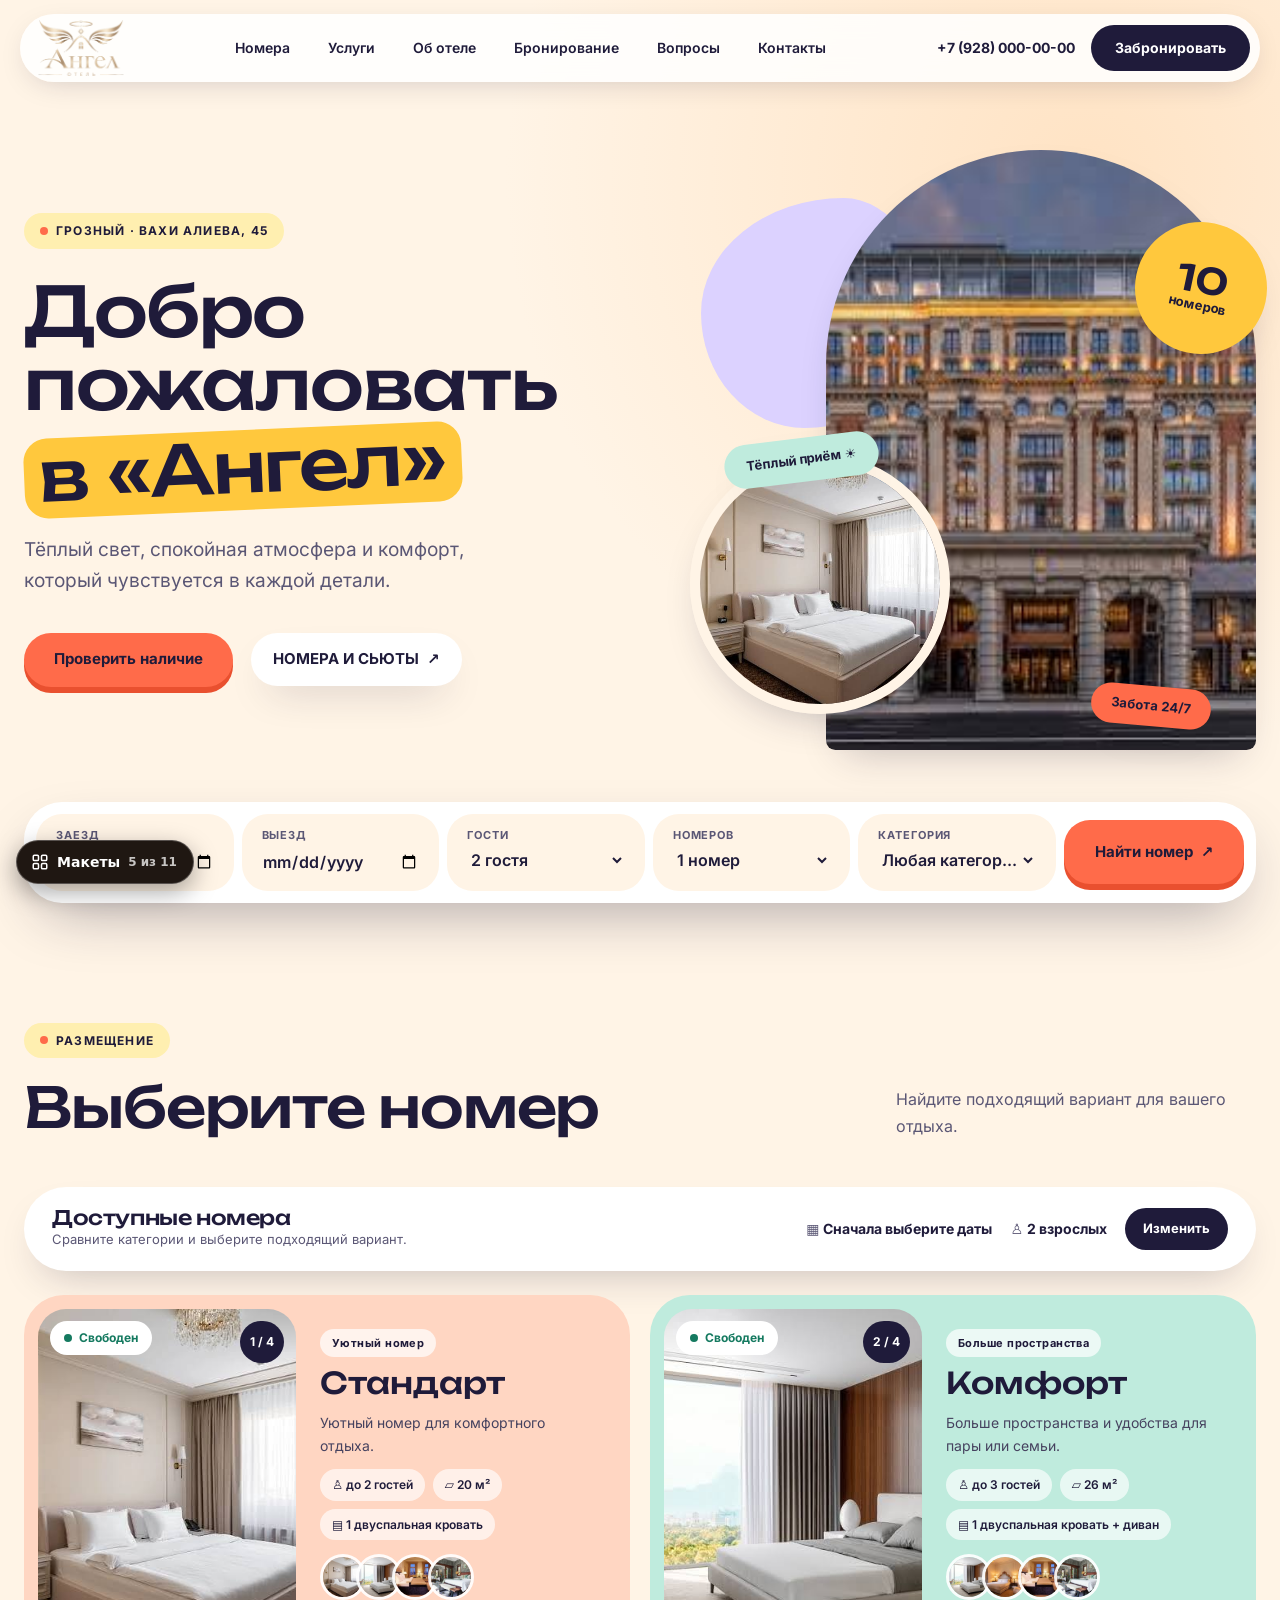
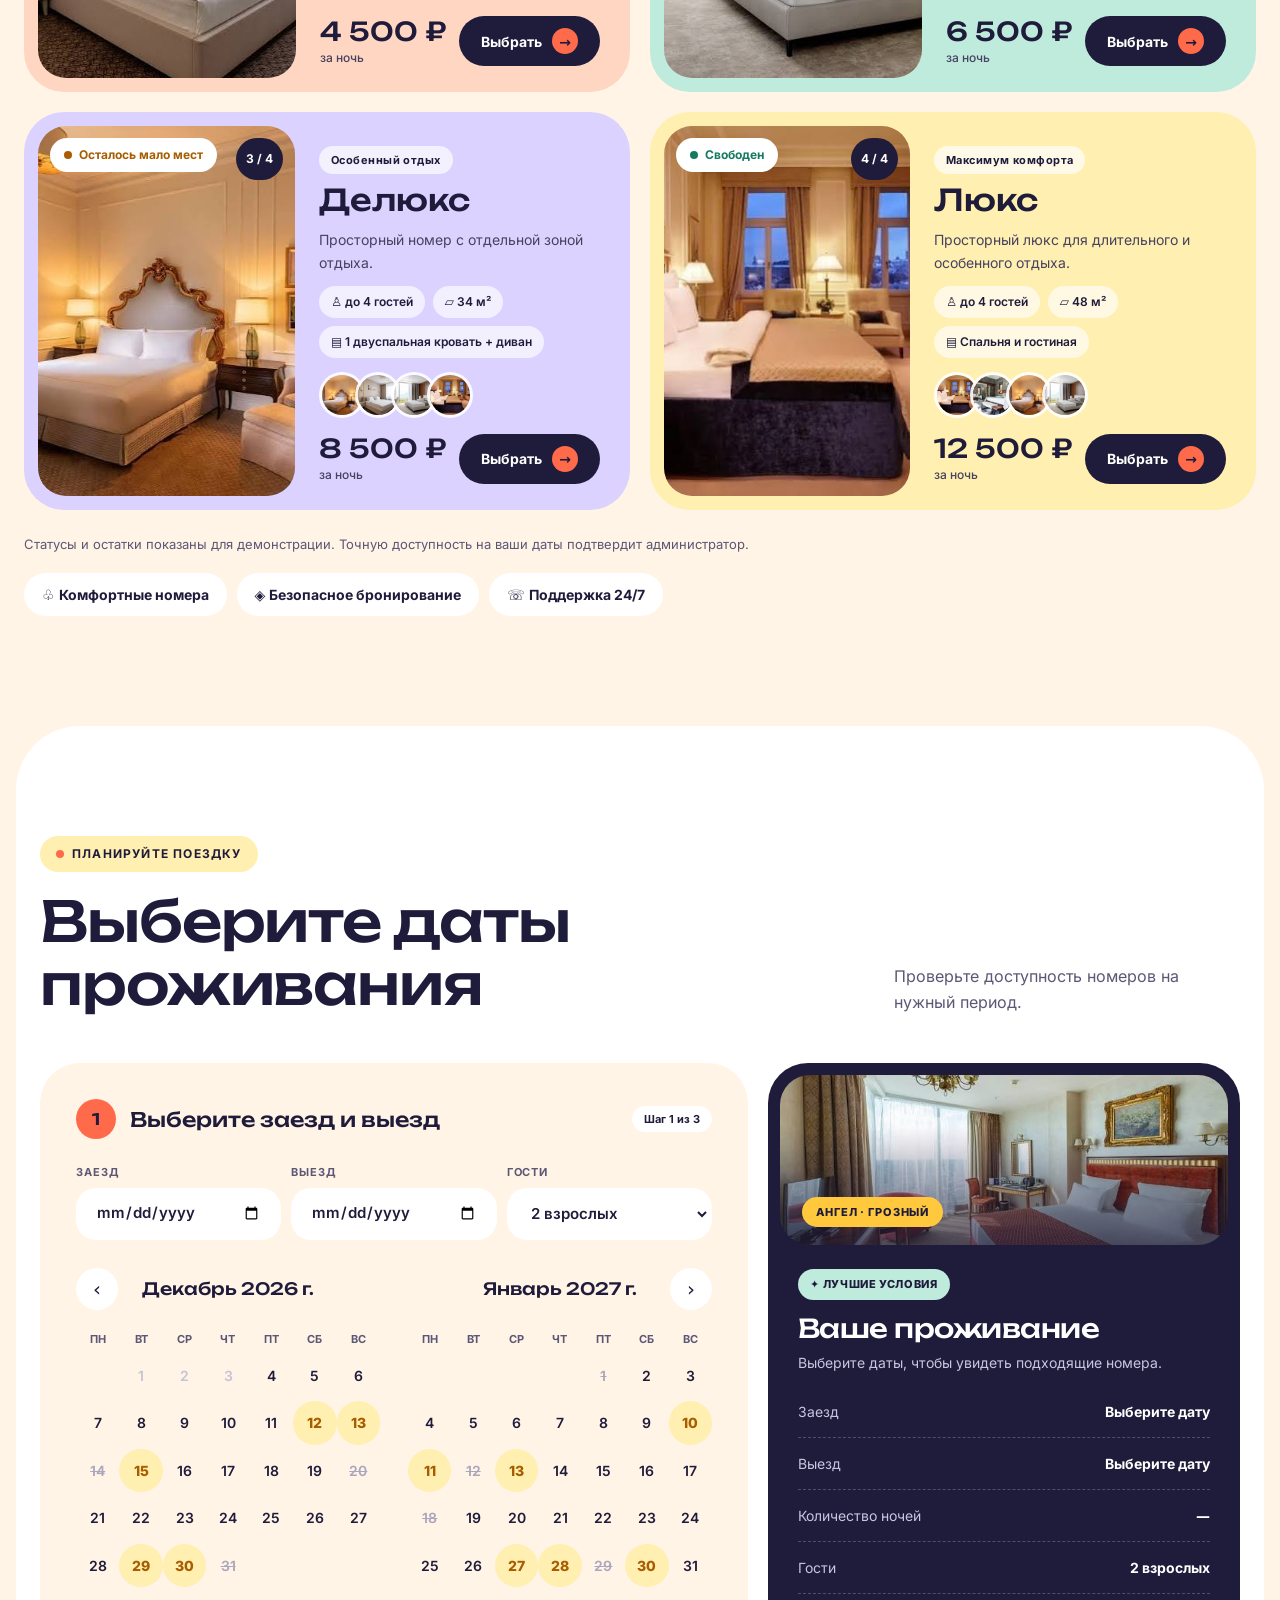
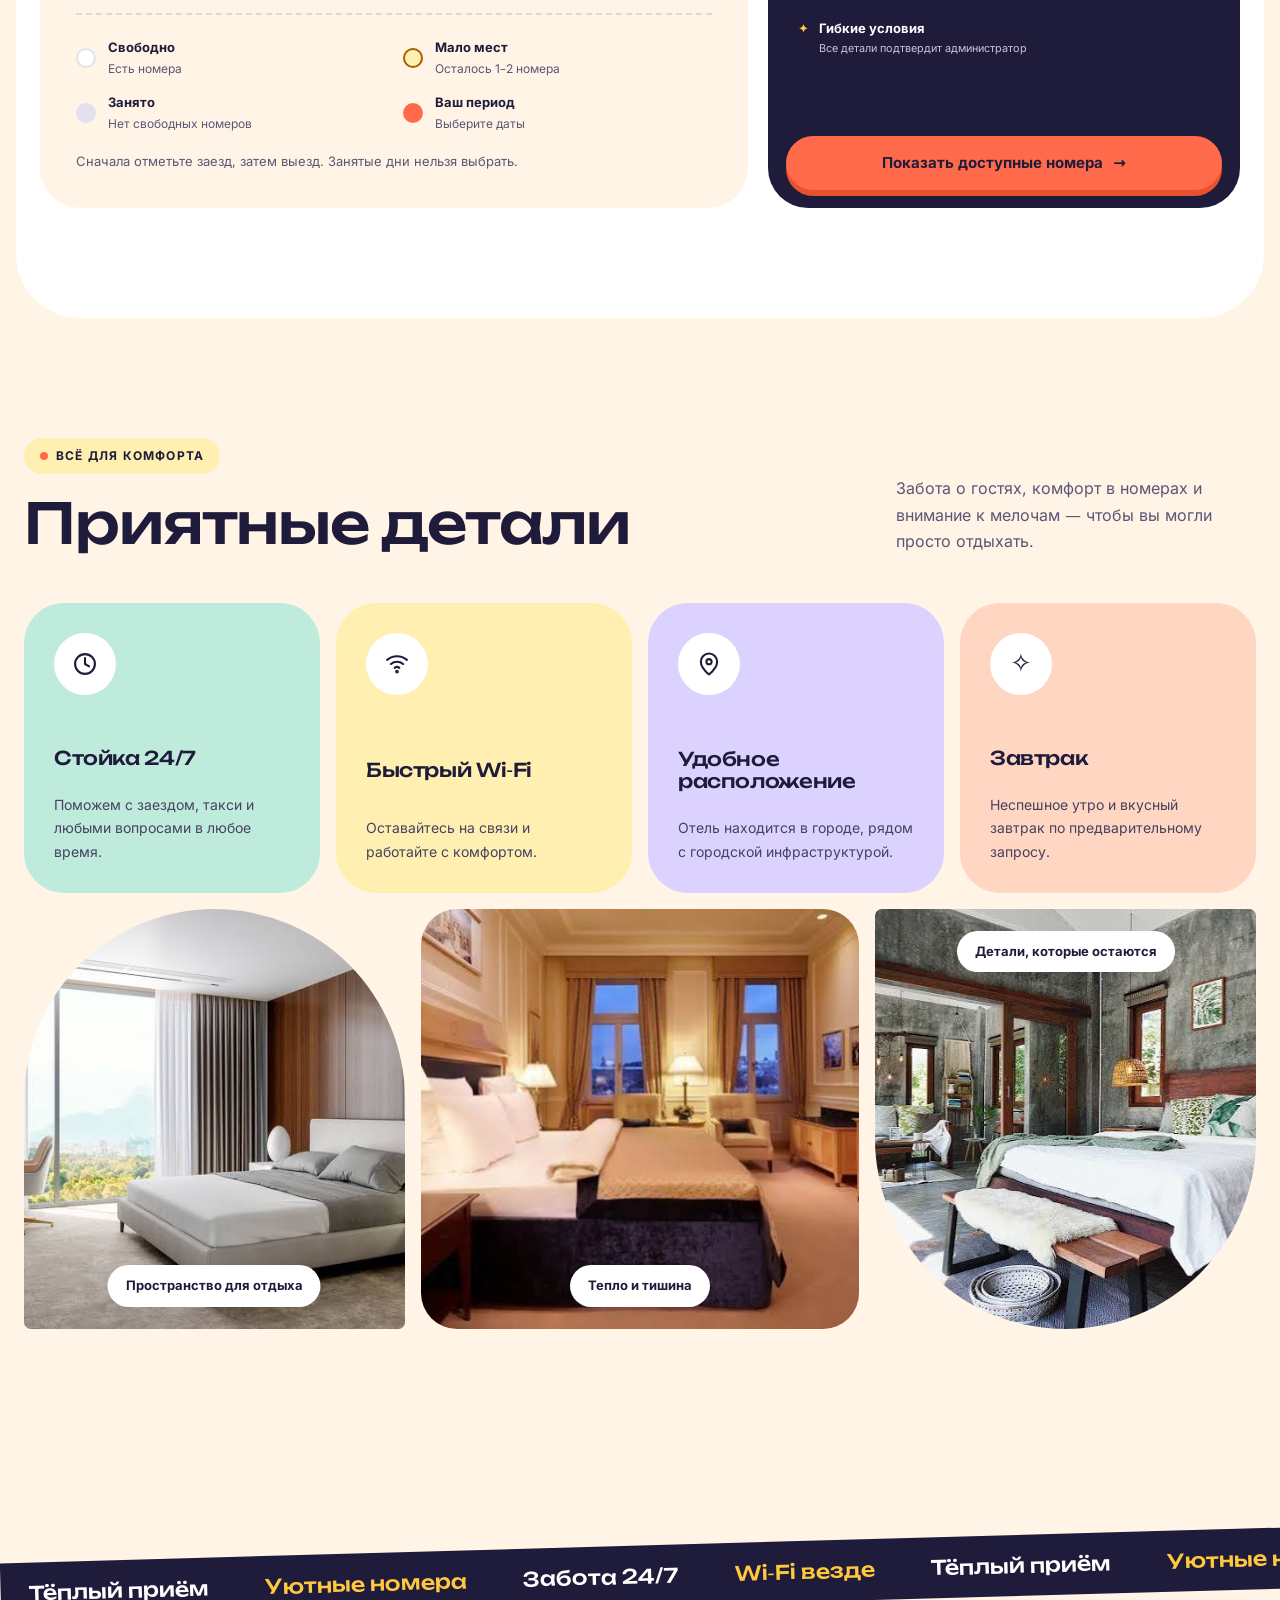
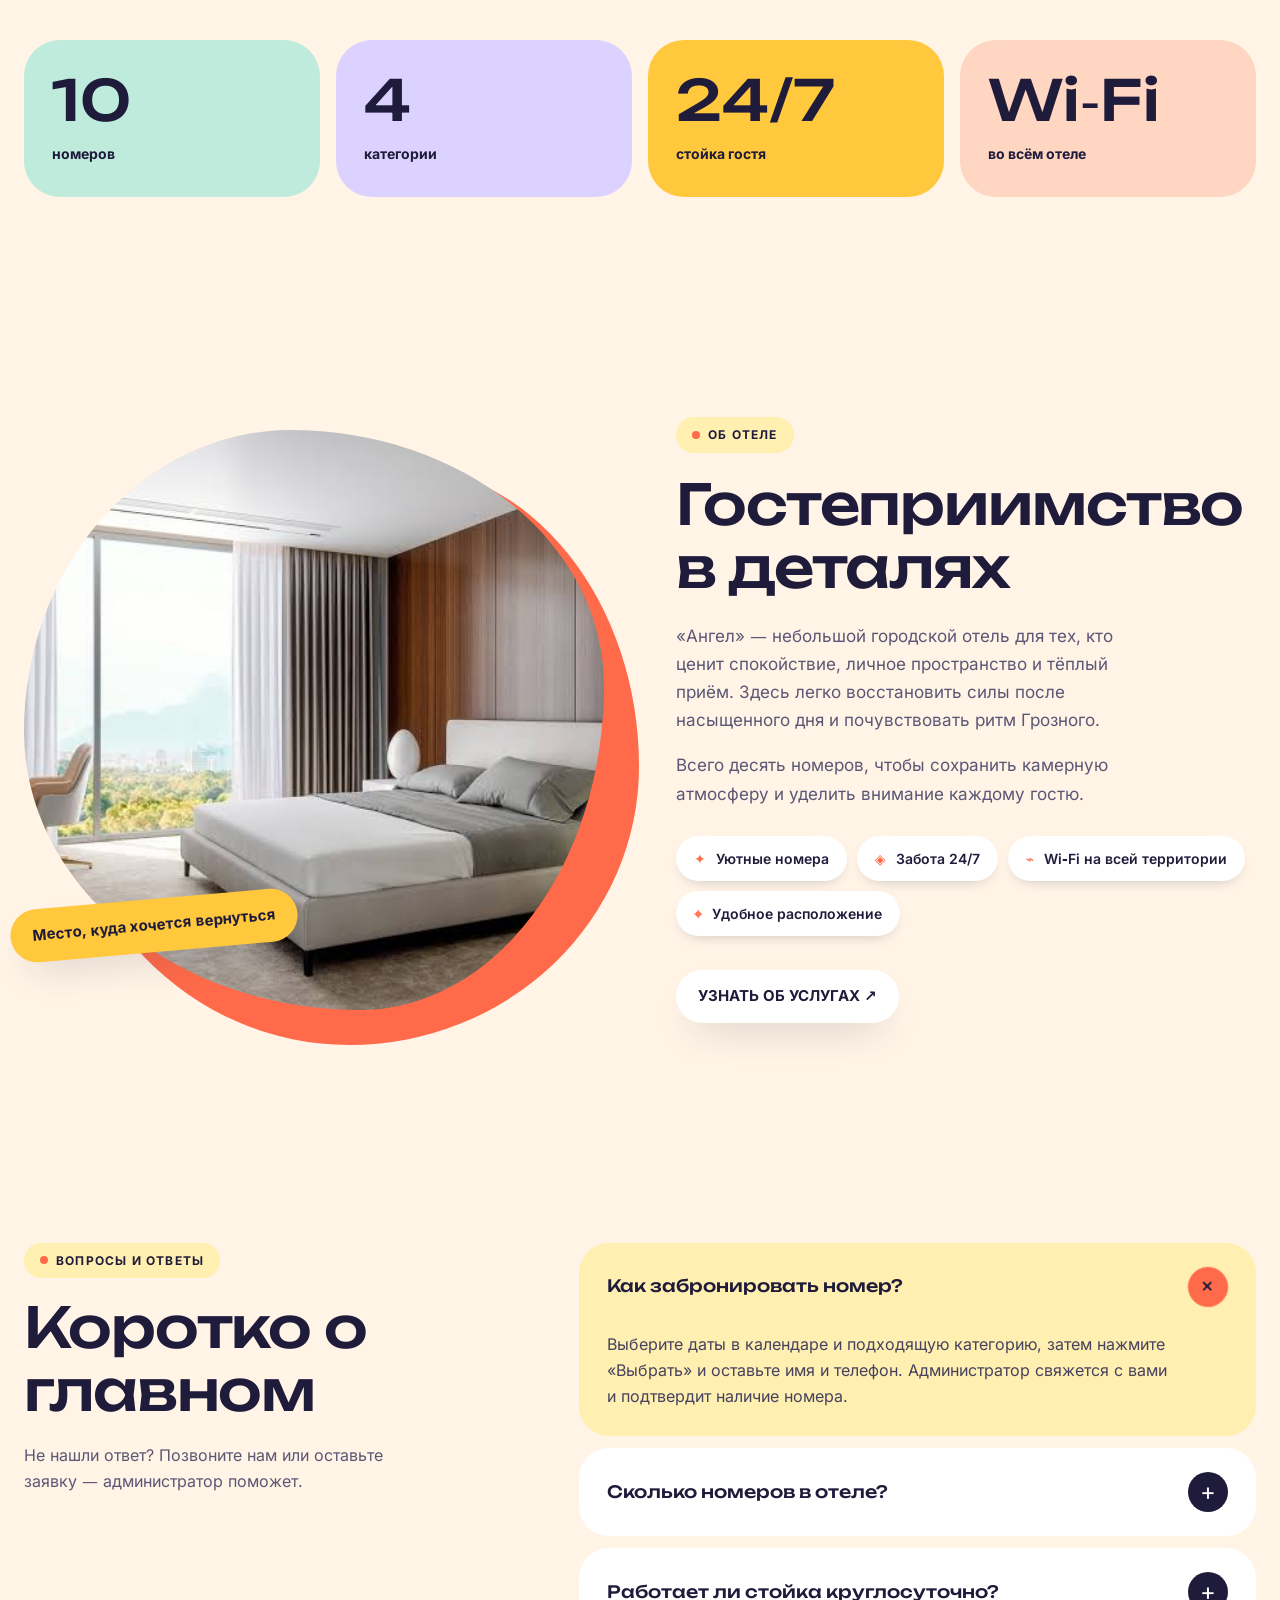
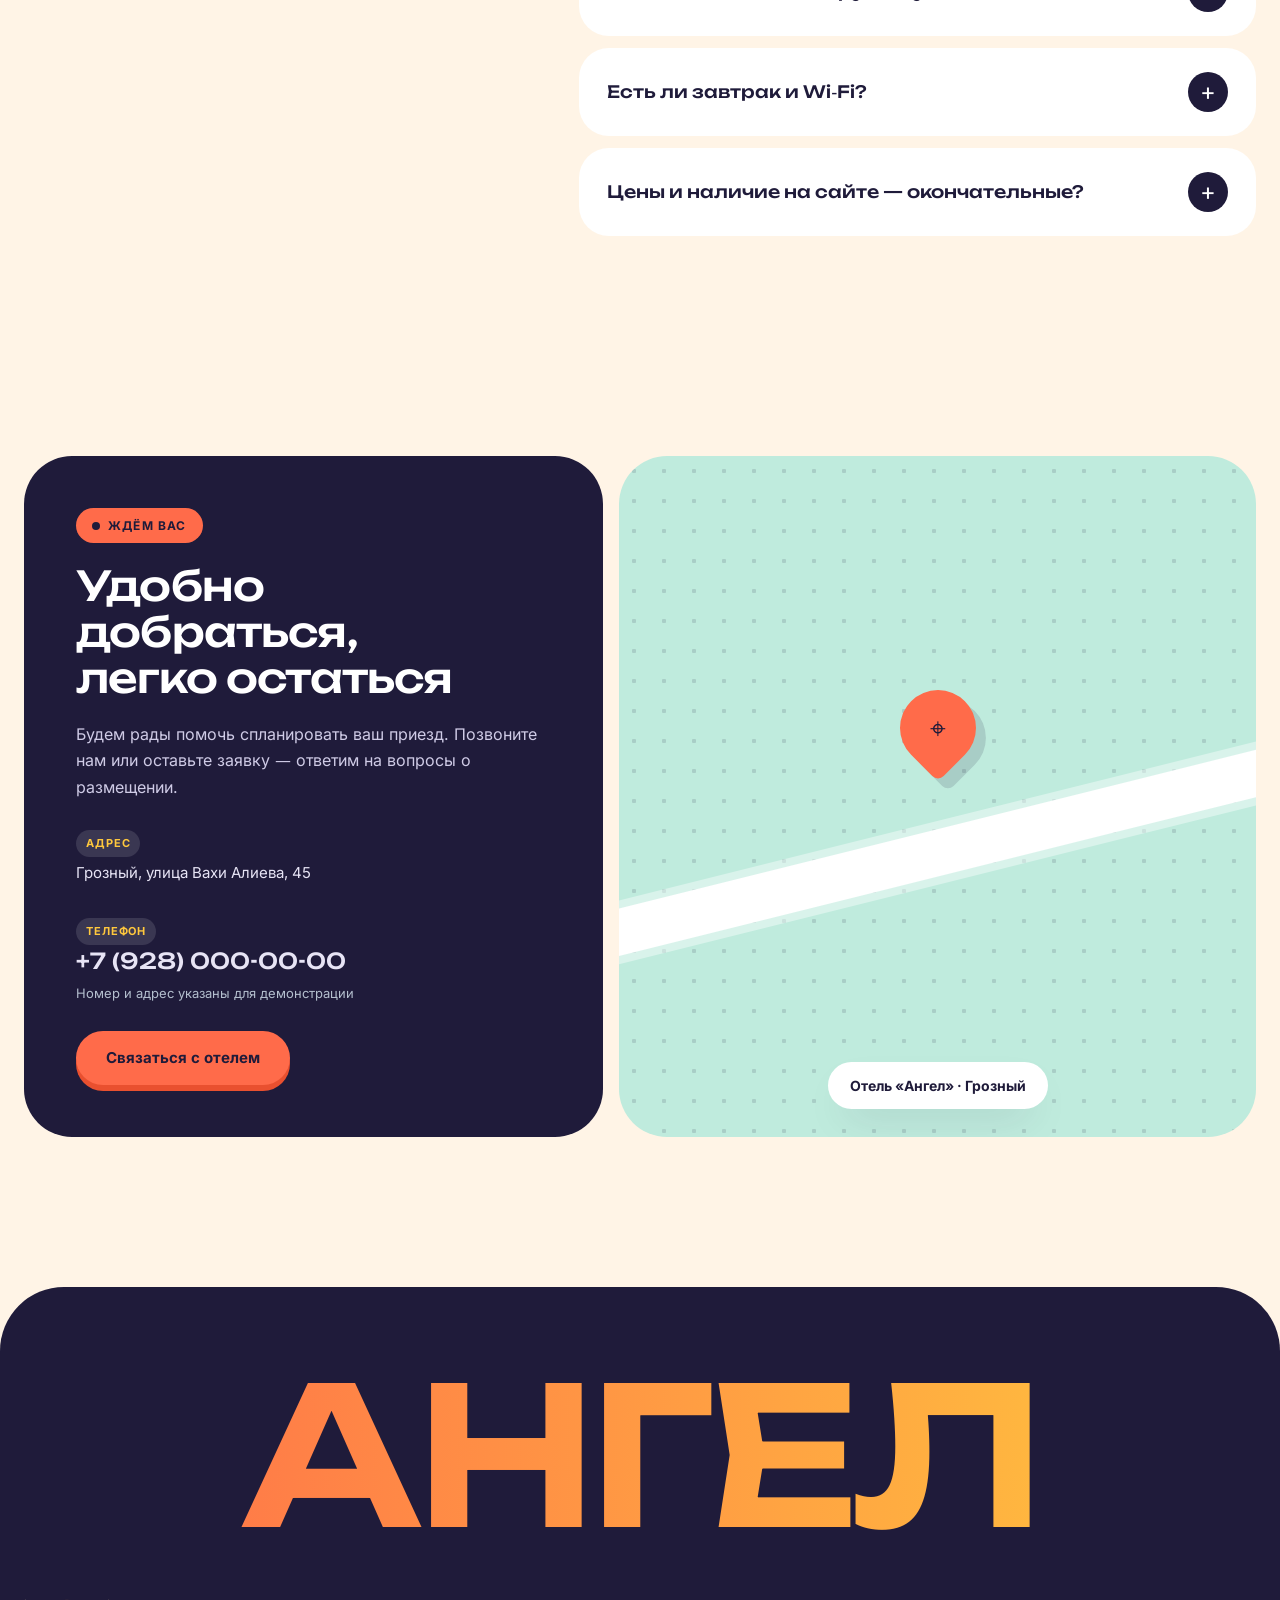
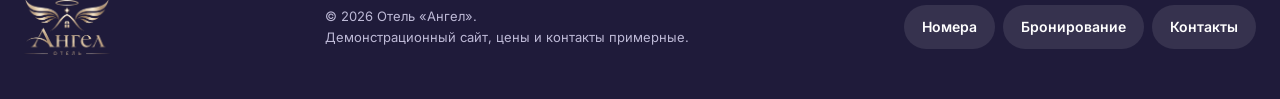
<file: versions/v5/index.html>
<!DOCTYPE html>
<html lang="ru">
<head>
  <meta charset="UTF-8" />
  <meta name="viewport" content="width=device-width, initial-scale=1.0" />
  <meta name="theme-color" content="#fff4e6" />
  <meta name="description" content="Ангел — камерный отель премиум-класса в Грозном. Выберите номер и проверьте свободные даты онлайн." />
  <title>Ангел — отель в Грозном</title>
  <style>
    @import url('https://fonts.googleapis.com/css2?family=Unbounded:wght@400;500;600&display=swap');
    @font-face{font-family:Inter;src:url('../../fonts/inter-cyrillic.woff2') format('woff2');font-style:normal;font-weight:400 800;font-display:swap;unicode-range:U+0400-045F,U+0490-0491,U+04B0-04B1,U+2116}
    @font-face{font-family:Inter;src:url('../../fonts/inter-latin.woff2') format('woff2');font-style:normal;font-weight:400 800;font-display:swap;unicode-range:U+0000-00FF}
    /* Warm bento system: cream canvas, pastel tiles, coral + sun accents, big radii, Unbounded / Inter */
    :root{--cream:#fff4e6;--paper:#fff;--ink:#1f1b3a;--muted:#5b5775;--coral:#ff6b4a;--coral-d:#e9502f;--sun:#ffc83d;--mint:#bfebdd;--mint-d:#157a60;--lilac:#dcd2ff;--peach:#ffd6c2;--butter:#ffefb0;--line:rgba(31,27,58,.12);--ok:#157a60;--warn:#a85d00;--bad:#c23b2a;--display:'Unbounded','Montserrat','Arial Rounded MT Bold',system-ui,sans-serif;--sans:Inter,system-ui,-apple-system,'Segoe UI',Arial,sans-serif;--ease:cubic-bezier(.34,1.4,.5,1);--soft:cubic-bezier(.2,.7,.2,1);--shadow:0 18px 40px -18px rgba(31,27,58,.28)}
    *{box-sizing:border-box}html{scroll-behavior:smooth;scroll-padding-top:100px}
    body{margin:0;background:var(--cream);color:var(--ink);font:16px/1.65 var(--sans);-webkit-font-smoothing:antialiased;overflow-x:hidden}
    a{color:inherit;text-decoration:none}button,input,select{font:inherit;color:inherit}button{cursor:pointer}img{display:block;max-width:100%}
    :focus-visible{outline:3px solid var(--coral);outline-offset:3px;border-radius:12px}
    .wrap{width:min(1240px,calc(100% - 48px));margin:auto}
    section{padding:110px 0}
    .eyebrow{display:inline-flex;align-items:center;gap:8px;padding:8px 16px;border-radius:999px;background:var(--butter);color:var(--ink);font-size:12px;font-weight:700;letter-spacing:.1em;text-transform:uppercase}
    .eyebrow:before{content:'';width:8px;height:8px;border-radius:50%;background:var(--coral)}
    h1,h2,h3{font-family:var(--display);font-weight:500;margin:0;line-height:1.12;letter-spacing:-.02em}
    .section-head{display:flex;justify-content:space-between;align-items:flex-end;gap:40px;margin-bottom:48px}
    .section-head h2{font-size:clamp(30px,4.4vw,56px);margin-top:18px}
    .section-head p{max-width:360px;margin:0;color:var(--muted)}

    /* buttons: pills with a springy hover */
    .btn{display:inline-flex;align-items:center;justify-content:center;gap:10px;min-height:54px;padding:0 30px;border:0;background:var(--coral);color:var(--ink);font-size:15px;font-weight:700;border-radius:999px;box-shadow:0 6px 0 var(--coral-d);transition:transform .25s var(--ease),box-shadow .25s,background .2s,color .2s}
    .btn:hover{transform:translateY(-3px);box-shadow:0 9px 0 var(--coral-d)}.btn:active{transform:translateY(4px);box-shadow:0 2px 0 var(--coral-d)}
    .text-link,.room-link{display:inline-flex;align-items:center;gap:8px;font-size:15px;font-weight:700;padding:14px 22px;border-radius:999px;background:var(--paper);box-shadow:var(--shadow);transition:transform .25s var(--ease)}
    .text-link:hover,.room-link:hover{transform:translateY(-3px) rotate(-1deg)}

    /* floating pill header */
    header{position:fixed;top:14px;left:50%;z-index:30;transform:translateX(-50%);width:min(1240px,calc(100% - 32px));height:68px;background:rgba(255,255,255,.86);backdrop-filter:blur(14px);-webkit-backdrop-filter:blur(14px);border-radius:999px;box-shadow:0 8px 30px -12px rgba(31,27,58,.25);transition:box-shadow .3s,background .3s}
    header.solid{background:rgba(255,255,255,.96);box-shadow:0 14px 40px -14px rgba(31,27,58,.35)}
    .nav{height:100%;width:100%;max-width:none;margin:0;padding:0 10px 0 18px;display:flex;align-items:center;justify-content:space-between;gap:20px}
    .brand{display:flex;align-items:center;gap:12px}
    .brand-mark{width:42px;height:42px;border-radius:50%;background:var(--coral);display:grid;place-items:center;font:600 20px var(--display);color:var(--ink);transform:rotate(-8deg);transition:transform .4s var(--ease)}.brand:hover .brand-mark{transform:rotate(8deg) scale(1.08)}
    .brand-name{font:600 17px/1 var(--display);letter-spacing:.06em}.brand-sub{font-size:10px;letter-spacing:.16em;margin-top:4px;color:var(--muted)}
    .nav-links{display:flex;gap:6px;font-size:14px;font-weight:600}
    .nav-links a{padding:9px 16px;border-radius:999px;transition:background .2s}.nav-links a:hover{background:var(--butter)}
    .nav-right{display:flex;align-items:center;gap:16px}.phone{font-size:14px;font-weight:700;white-space:nowrap}
    header .btn{min-height:46px;padding:0 24px;background:var(--ink);color:#fff;box-shadow:none;font-size:14px}header .btn:hover{background:var(--coral);color:var(--ink);box-shadow:none}

    /* hero: copy left, arch collage right */
    .hero{position:relative;padding:150px 0 130px;background:radial-gradient(circle at 85% 20%,#ffe3c4 0,transparent 45%),var(--cream);overflow:hidden}
    .hero-grid{display:grid;grid-template-columns:1.05fr .95fr;gap:40px;align-items:center}
    .hero-content{max-width:640px}
    .hero h1{font-size:clamp(36px,5.4vw,74px);line-height:1.06;margin:26px 0 24px}
    .hero h1 em{display:inline-block;font-style:normal;background:var(--sun);padding:.02em .22em .08em;border-radius:.34em;transform:rotate(-2.5deg);margin-top:.12em}
    .hero p{font-size:19px;max-width:460px;margin:0 0 36px;color:var(--muted)}
    .hero-actions{display:flex;align-items:center;gap:18px;flex-wrap:wrap}
    .hero-foot{display:none}
    .hero-art{position:relative;height:600px}
    .hero-art .arch{position:absolute;right:0;top:0;width:76%;height:100%;border-radius:999px 999px 44px 44px;background:var(--ink) url('../../photo-0.jpg') center 40%/cover;box-shadow:var(--shadow)}
    .hero-art .blob{position:absolute;left:2%;top:8%;width:230px;height:230px;border-radius:62% 38% 55% 45%/50% 55% 45% 50%;background:var(--lilac);animation:morph 9s ease-in-out infinite}
    .hero-art .pill{position:absolute;left:0;bottom:6%;width:46%;aspect-ratio:1;object-fit:cover;border-radius:50%;border:10px solid var(--cream);box-shadow:var(--shadow)}
    .sticker{position:absolute;display:flex;flex-direction:column;align-items:center;justify-content:center;text-align:center;font-weight:700;font-size:13px;line-height:1.2;box-shadow:var(--shadow)}
    .sticker.s1{right:-2%;top:12%;width:132px;height:132px;border-radius:50%;background:var(--sun);transform:rotate(12deg);animation:float 5s ease-in-out infinite}
    .sticker.s1 b{font:600 36px/1 var(--display)}
    .sticker.s2{left:6%;top:48%;padding:14px 22px;border-radius:999px;background:var(--mint);transform:rotate(-7deg);animation:float 6s ease-in-out -2s infinite}
    .sticker.s3{right:8%;bottom:4%;padding:12px 20px;border-radius:999px;background:var(--coral);transform:rotate(5deg);animation:float 5.5s ease-in-out -1s infinite}
    @keyframes float{50%{translate:0 -12px}}
    @keyframes morph{50%{border-radius:40% 60% 45% 55%/55% 40% 60% 45%;rotate:20deg}}

    /* booking bar */
    .booking-float{position:relative;z-index:5;margin-top:-78px}
    .quick-booking-title{display:none}
    .bookingbar{display:grid;grid-template-columns:repeat(5,1fr) auto;gap:8px;align-items:stretch;background:var(--paper);border-radius:38px;padding:12px;box-shadow:0 24px 60px -20px rgba(31,27,58,.4)}
    .field{padding:12px 20px;background:var(--cream);border-radius:26px;min-width:0;transition:background .2s,box-shadow .2s}
    .field:focus-within{background:var(--butter);box-shadow:0 0 0 2px var(--ink)}
    .field label{display:block;font-size:11px;font-weight:700;letter-spacing:.08em;text-transform:uppercase;color:var(--muted);margin-bottom:2px}
    .field input,.field select{width:100%;border:0;outline:0;background:transparent;font-size:16px;font-weight:600;padding:2px 0;min-height:28px;text-overflow:ellipsis}
    .bookingbar .btn{min-width:180px;min-height:64px;padding:0 28px;border-radius:26px;align-self:center}

    /* marquee ribbon */
    .marquee{overflow:hidden;padding:26px 0;margin:48px 0 40px}
    .marquee-track{display:flex;width:max-content;gap:0;padding:18px 0;background:var(--ink);color:#fff;transform:rotate(-1.6deg);font:500 20px var(--display);white-space:nowrap;animation:slide 32s linear infinite}
    .marquee-track span{padding:0 28px}.marquee-track span:nth-child(even){color:var(--sun)}
    @keyframes slide{to{transform:rotate(-1.6deg) translateX(-50%)}}

    /* rooms: pastel bento cards */
    .rooms-section{padding-top:120px}
    .rooms-toolbar{display:flex;justify-content:space-between;align-items:center;gap:16px;flex-wrap:wrap;padding:20px 28px;background:var(--paper);border-radius:999px;margin-bottom:24px;box-shadow:var(--shadow)}
    .rooms-toolbar h3{font-size:20px}.rooms-toolbar p{margin:0;font-size:13px;color:var(--muted)}
    .rooms-trip{display:flex;align-items:center;gap:18px;flex-wrap:wrap;font-size:14px;color:var(--muted)}.rooms-trip b{color:var(--ink);font-weight:700}
    .rooms-trip button{border:0;padding:10px 18px;border-radius:999px;background:var(--ink);color:#fff;font-size:13px;font-weight:700;transition:background .2s,color .2s}.rooms-trip button:hover{background:var(--coral);color:var(--ink)}
    .rooms-grid{display:grid;grid-template-columns:1fr 1fr;gap:20px}
    .room-card{display:grid;grid-template-columns:1fr 1fr;gap:6px;padding:14px;border-radius:40px;background:var(--peach);transition:translate .4s var(--ease),box-shadow .3s}
    .room-card:nth-child(4n+2){background:var(--mint)}.room-card:nth-child(4n+3){background:var(--lilac)}.room-card:nth-child(4n+4){background:var(--butter)}
    .room-card:hover{translate:0 -8px;box-shadow:var(--shadow)}
    .room-card.is-unavailable{opacity:.6}.room-card.is-unavailable:hover{translate:none;box-shadow:none}
    .room-image{position:relative;min-height:340px;border-radius:28px;overflow:hidden}
    .room-image img{position:absolute;inset:0;width:100%;height:100%;object-fit:cover;transition:transform .8s var(--soft)}.room-card:hover .room-image img{transform:scale(1.08)}
    .room-availability{position:absolute;left:12px;top:12px;display:inline-flex;align-items:center;gap:7px;padding:7px 14px;border-radius:999px;background:#fff;font-size:12px;font-weight:700;color:var(--ok)}
    .room-availability:before{content:'';width:8px;height:8px;border-radius:50%;background:currentColor}
    .room-availability.few{color:var(--warn)}.room-availability.full{color:var(--bad)}
    .room-count-badge{position:absolute;right:12px;top:12px;display:grid;place-items:center;min-width:42px;height:42px;padding:0 10px;border-radius:999px;background:var(--ink);color:#fff;font-size:12px;font-weight:700}
    .room-info{display:flex;flex-direction:column;padding:20px 16px 12px 18px}
    .room-name-row{display:flex;flex-direction:column;gap:10px}
    .room-order{order:-1;align-self:flex-start;padding:5px 12px;border-radius:999px;background:rgba(255,255,255,.7);font-size:11px;font-weight:700;letter-spacing:.04em}
    .room-title{font:500 30px/1.05 var(--display)}
    .room-desc{margin:12px 0;font-size:14px;color:#46425f}
    .room-facts{display:flex;flex-wrap:wrap;gap:8px;margin-bottom:14px}.room-facts span{padding:6px 12px;border-radius:999px;background:rgba(255,255,255,.65);font-size:12px;font-weight:600}
    .room-thumbs{display:flex;gap:8px;margin-bottom:16px}.room-thumbs img{width:46px;height:46px;object-fit:cover;border-radius:50%;border:3px solid rgba(255,255,255,.9)}.room-thumbs img+img{margin-left:-18px}
    .room-bottom{display:flex;justify-content:space-between;align-items:center;gap:12px;margin-top:auto}
    .room-price{font:500 26px/1 var(--display);white-space:nowrap}.room-price small{display:block;margin-top:6px;font:500 12px var(--sans);color:#46425f}
    .room-choose{display:inline-flex;align-items:center;gap:10px;min-height:50px;padding:0 22px;border:0;border-radius:999px;background:var(--ink);color:#fff;font-size:14px;font-weight:700;transition:transform .25s var(--ease),background .2s,color .2s}
    .room-choose span{display:grid;place-items:center;width:26px;height:26px;border-radius:50%;background:var(--coral);color:var(--ink);transition:transform .25s var(--ease)}
    .room-choose:hover:not(:disabled){transform:translateY(-3px)}.room-choose:hover:not(:disabled) span{transform:translateX(3px) rotate(-12deg)}
    .room-choose:disabled{background:rgba(31,27,58,.2);color:var(--muted);cursor:not-allowed}.room-choose:disabled span{background:transparent}
    .room-selection-note{margin:24px 0 0;font-size:13px;color:var(--muted)}
    .booking-benefits{display:flex;gap:10px;flex-wrap:wrap;margin:18px 0 0;font-size:14px}.booking-benefits span{padding:10px 18px;border-radius:999px;background:var(--paper)}

    /* facts: colourful number tiles */
    .facts{padding:0 0 110px}
    .facts-row{display:grid;grid-template-columns:repeat(4,1fr);gap:16px}
    .fact{padding:32px 28px;border-radius:36px;background:var(--mint);transition:translate .4s var(--ease),rotate .4s var(--ease)}
    .fact:nth-child(2){background:var(--lilac)}.fact:nth-child(3){background:var(--sun)}.fact:nth-child(4){background:var(--peach)}
    .fact:nth-child(odd):hover{rotate:-2deg;translate:0 -6px}.fact:nth-child(even):hover{rotate:2deg;translate:0 -6px}
    .fact b{display:block;font:500 clamp(36px,4.4vw,60px)/1 var(--display)}.fact span{display:block;margin-top:14px;font-size:14px;font-weight:700}

    /* availability / calendar */
    .availability{background:var(--paper);border-radius:64px;margin:0 16px}
    .calendar-layout{display:grid;grid-template-columns:minmax(0,1.5fr) minmax(330px,1fr);gap:20px;align-items:stretch}
    .calendar-box{background:var(--cream);border-radius:40px;padding:36px}
    .booking-step{display:flex;align-items:center;gap:14px;font:500 20px var(--display);margin-bottom:24px}
    .booking-step span{display:grid;place-items:center;width:40px;height:40px;border-radius:50%;background:var(--coral);font:600 16px var(--display)}
    .booking-step small{margin-left:auto;padding:6px 12px;border-radius:999px;background:var(--paper);font:700 11px var(--sans)}
    .date-inputs{display:grid;grid-template-columns:repeat(3,1fr);gap:10px;margin-bottom:28px}
    .date-inputs label{display:block;font-size:11px;font-weight:700;letter-spacing:.08em;text-transform:uppercase;color:var(--muted)}
    .date-inputs input,.date-inputs select{display:block;width:100%;margin-top:6px;min-height:52px;padding:0 18px;border:2px solid transparent;border-radius:20px;background:var(--paper);font-size:15px;font-weight:600;letter-spacing:0;text-transform:none;color:var(--ink)}
    .date-inputs input:focus,.date-inputs select:focus{border-color:var(--ink);outline:0}
    .month-pair{display:grid;grid-template-columns:1fr 1fr;gap:28px}
    .cal-top{display:flex;align-items:center;justify-content:space-between;margin-bottom:14px}
    .cal-month{font:500 17px var(--display);text-align:center;flex:1}
    .month-arrow{width:42px;height:42px;border:0;border-radius:50%;background:var(--paper);font-size:20px;line-height:1;transition:transform .25s var(--ease),background .2s}.month-arrow:hover{background:var(--sun);transform:scale(1.12)}
    .month-spacer{width:42px;flex:none}
    .cal-week,.cal-days{display:grid;grid-template-columns:repeat(7,1fr)}
    .cal-week span{text-align:center;font-size:11px;font-weight:700;color:var(--muted);padding:6px 0}
    .cal-days{gap:4px 0}
    .day{position:relative;aspect-ratio:1;min-height:40px;border:0;background:transparent;border-radius:50%;font-size:14px;font-weight:600;color:var(--ink);transition:background .15s,transform .2s var(--ease)}
    .day.available:hover:not(:disabled){background:var(--sun);transform:scale(1.14)}
    .day.few:not(.past){background:var(--butter);color:var(--warn);font-weight:800}
    .day.full{color:#aaa6bd;text-decoration:line-through;cursor:not-allowed}.day.past{color:#c6c3d4;background:transparent;text-decoration:none;cursor:not-allowed}
    .day.range-candidate:not(:disabled):not(.selected){box-shadow:inset 0 0 0 2px rgba(31,27,58,.1)}
    .day.inrange{background:var(--peach);border-radius:0}
    .day.range-conflict{background:#ffd0c8;color:var(--bad)}
    .day.selected{background:var(--coral);color:var(--ink);font-weight:800;transform:scale(1.05)}
    .cal-legend{display:grid;grid-template-columns:repeat(2,1fr);gap:12px 18px;margin-top:26px;padding-top:22px;border-top:2px dashed var(--line);font-size:13px}
    .cal-legend>span{display:flex;align-items:center;gap:12px}.cal-legend strong{display:block;font-weight:700}.cal-legend small{color:var(--muted);font-size:12px}
    .legend-swatch,.period-swatch{flex:none;width:20px;height:20px;border-radius:50%;background:var(--paper);box-shadow:inset 0 0 0 2px var(--line)}
    .legend-swatch.few{background:var(--butter);box-shadow:inset 0 0 0 2px var(--warn)}.legend-swatch.full{background:#e4e1ee;box-shadow:none}.period-swatch{background:var(--coral);box-shadow:none}
    .range-summary{display:none;margin-top:20px;padding:16px 22px;border-radius:24px;background:var(--butter);font-size:14px}.range-summary.visible{display:block}
    .cal-hint{margin:16px 0 0;font-size:13px;color:var(--muted)}
    .calendar-results{display:flex;flex-direction:column;background:var(--ink);color:#fff;border-radius:40px;padding:12px}
    .booking-cover{height:170px;display:flex;align-items:flex-end;padding:18px 22px;border-radius:30px;background:linear-gradient(0deg,rgba(31,27,58,.7),transparent 70%),url('../../photo-6.jpg') center/cover}
    .booking-cover span{padding:6px 14px;border-radius:999px;background:var(--sun);color:var(--ink);font-size:11px;font-weight:800;letter-spacing:.08em}
    .stay-summary-head{padding:24px 18px 6px}.best-price{display:inline-block;padding:6px 12px;border-radius:999px;background:var(--mint);color:var(--ink);font-size:11px;font-weight:800;letter-spacing:.06em}
    .stay-summary-head h3{font-size:26px;margin:14px 0 8px}.stay-summary-head p{margin:0;font-size:14px;color:#c9c5e0}
    .stay-summary{padding:6px 18px}.stay-line{display:flex;justify-content:space-between;gap:16px;padding:14px 0;border-bottom:1px dashed rgba(255,255,255,.22);font-size:14px}
    .stay-line span{color:#c9c5e0}.stay-line strong{font-weight:700;text-align:right}
    .cancel-note{display:flex;gap:10px;margin:4px 18px 0;padding:14px 0;font-size:13px;color:var(--sun)}.cancel-note small{display:block;color:#c9c5e0}.cancel-note strong{color:#fff}
    .stay-available-list{padding:0 18px;display:grid;gap:10px}
    .avail-row{display:grid;grid-template-columns:60px 1fr auto;gap:14px;align-items:center;padding:8px;border-radius:26px;background:rgba(255,255,255,.08);cursor:pointer;transition:background .2s,translate .3s var(--ease)}
    .avail-row:hover{background:rgba(255,255,255,.16);translate:4px 0}.avail-row img{width:60px;height:52px;object-fit:cover;border-radius:18px}
    .avail-row strong{font:500 15px var(--display);display:block}.avail-row small{color:#c9c5e0;font-size:12px}.avail-price{text-align:right;font-weight:700;padding-right:10px}.avail-price small{display:block}
    .avail-empty{padding:14px;font-size:14px;color:#ffb4a6}
    .cal-actions{padding:20px 6px 6px;margin-top:auto}.cal-actions .btn{width:100%}

    /* services: pastel bento tiles */
    #services{padding-top:120px}
    .services-grid{display:grid;grid-template-columns:repeat(4,1fr);gap:16px}
    .service{display:flex;flex-direction:column;justify-content:space-between;min-height:290px;padding:30px;border-radius:40px;background:var(--mint);transition:translate .4s var(--ease),rotate .4s var(--ease)}
    .service:nth-child(2){background:var(--butter)}.service:nth-child(3){background:var(--lilac)}.service:nth-child(4){background:var(--peach)}
    .service:nth-child(odd):hover{rotate:-2deg;translate:0 -8px}.service:nth-child(even):hover{rotate:2deg;translate:0 -8px}
    .service .icon{display:grid;place-items:center;width:62px;height:62px;border-radius:50%;background:#fff;font-size:26px;margin-bottom:40px}
    .service .icon svg{width:28px;height:28px;fill:none;stroke:var(--ink);stroke-width:1.8;stroke-linecap:round;stroke-linejoin:round}
    .service h3{font-size:19px;margin-bottom:10px}.service p{margin:0;font-size:14px;color:#46425f}
    .amenity-gallery{display:grid;grid-template-columns:1fr 1.15fr 1fr;gap:16px;margin-top:16px}
    .amenity-gallery figure{position:relative;margin:0;height:420px;overflow:hidden;border-radius:36px}
    .amenity-gallery figure:nth-child(1){border-radius:999px 999px 36px 36px}.amenity-gallery figure:nth-child(3){border-radius:36px 36px 999px 999px}
    .amenity-gallery img{width:100%;height:100%;object-fit:cover;transition:transform .8s var(--soft)}.amenity-gallery figure:hover img{transform:scale(1.07)}
    .amenity-gallery figcaption{position:absolute;left:50%;bottom:22px;translate:-50% 0;white-space:nowrap;padding:10px 18px;border-radius:999px;background:#fff;font-size:13px;font-weight:700;box-shadow:var(--shadow)}
    .amenity-gallery figure:nth-child(3) figcaption{bottom:auto;top:22px}

    /* about: blob photo + chips */
    #about{overflow:hidden}
    .intro-grid{display:grid;grid-template-columns:1fr 1fr;gap:72px;align-items:center}
    .intro-photo{position:relative;aspect-ratio:1}
    .intro-photo:before{content:'';position:absolute;inset:6% -6% -6% 6%;border-radius:58% 42% 50% 50%/48% 52% 48% 52%;background:var(--coral);animation:morph 10s ease-in-out infinite}
    .intro-photo img{position:relative;width:100%;height:100%;object-fit:cover;border-radius:46% 54% 42% 58%/52% 44% 56% 48%}
    .photo-caption{position:absolute;left:-14px;bottom:10%;padding:14px 22px;border-radius:999px;background:var(--sun);font-size:15px;font-weight:700;transform:rotate(-5deg);box-shadow:var(--shadow)}
    .intro-copy h2{font-size:clamp(32px,4.4vw,56px);margin:20px 0 24px}
    .intro-copy p{max-width:480px;color:var(--muted);font-size:17px}
    .features{display:flex;flex-wrap:wrap;gap:10px;margin:28px 0 34px}
    .feature{display:flex;align-items:center;gap:10px;padding:11px 18px;border-radius:999px;background:var(--paper);font-size:14px;font-weight:600;box-shadow:0 6px 16px -10px rgba(31,27,58,.4)}.feature i{font-style:normal;color:var(--coral)}

    /* faq: rounded accordion cards */
    .faq-grid{display:grid;grid-template-columns:1fr 1.4fr;gap:72px;align-items:start}
    .faq-grid .section-head{display:block;margin:0;position:sticky;top:110px}.faq-grid .section-head p{margin-top:20px}
    .faq-list{display:grid;gap:12px}
    .faq-list details{padding:0 28px;border-radius:30px;background:var(--paper);transition:background .3s}
    .faq-list details[open]{background:var(--butter)}
    .faq-list summary{display:flex;justify-content:space-between;align-items:center;gap:20px;padding:24px 0;cursor:pointer;list-style:none;font:500 17px/1.3 var(--display)}
    .faq-list summary::-webkit-details-marker{display:none}
    .faq-list summary:after{content:'+';flex:none;display:grid;place-items:center;width:40px;height:40px;border-radius:50%;background:var(--ink);color:#fff;font:400 24px/1 var(--sans);transition:transform .35s var(--ease),background .2s}
    .faq-list details[open] summary:after{transform:rotate(135deg);background:var(--coral);color:var(--ink)}
    .faq-list p{margin:0 0 26px;max-width:560px;color:#46425f}

    /* contacts: two rounded tiles */
    .location-grid{display:grid;grid-template-columns:1fr 1.1fr;gap:16px}
    .location-card{padding:52px;border-radius:48px;background:var(--ink);color:#fff}
    .location-card .eyebrow{background:var(--coral)}.location-card .eyebrow:before{background:var(--ink)}
    .location-card h2{font-size:clamp(28px,3.2vw,42px);margin:20px 0}.location-card p{color:#cfcbe6;margin:0 0 28px}
    .address-line{font-size:15px;line-height:1.9;color:#e7e4f5}.address-line strong{display:inline-block;margin-bottom:2px;padding:3px 10px;border-radius:999px;background:rgba(255,255,255,.12);font-size:11px;letter-spacing:.08em;text-transform:uppercase;color:var(--sun)}.address-line a{font:500 22px var(--display)}
    .map-frame{position:relative;overflow:hidden;min-height:460px;border-radius:48px;background:var(--mint)}
    .map-frame:before{content:'';position:absolute;inset:0;background-image:radial-gradient(circle,rgba(31,27,58,.14) 2px,transparent 2.5px);background-size:30px 30px}
    .map-frame:after{content:'';position:absolute;left:-10%;right:-10%;top:55%;height:46px;background:#fff;border-radius:99px;transform:rotate(-14deg);box-shadow:0 0 0 8px rgba(255,255,255,.4)}
    .map-pin{position:absolute;left:50%;top:40%;translate:-50% -50%;display:grid;place-items:center;width:76px;height:76px;border-radius:50% 50% 50% 8px;rotate:-45deg;background:var(--coral);box-shadow:0 14px 0 rgba(31,27,58,.14);animation:bob 2.6s ease-in-out infinite}
    .map-pin span{rotate:45deg;font-size:28px}
    @keyframes bob{50%{translate:-50% calc(-50% - 10px)}}
    .map-label{position:absolute;left:50%;bottom:28px;transform:translateX(-50%);white-space:nowrap;padding:12px 22px;border-radius:999px;background:#fff;font-size:14px;font-weight:700;box-shadow:var(--shadow)}

    /* footer: dark rounded base with gradient wordmark */
    footer{margin-top:40px;padding:72px 0 44px;background:var(--ink);color:#fff;border-radius:64px 64px 0 0;overflow:hidden}
    footer:before{content:'АНГЕЛ';display:block;text-align:center;font:600 clamp(48px,15vw,220px)/1 var(--display);letter-spacing:-.03em;background:linear-gradient(90deg,var(--coral),var(--sun));-webkit-background-clip:text;background-clip:text;color:transparent;margin-bottom:48px;user-select:none}
    .footer-row{display:flex;justify-content:space-between;align-items:center;gap:24px;flex-wrap:wrap}
    .footer-row .brand-sub{color:#bdb9d6}.footer-note{font-size:13px;color:#bdb9d6}
    .footer-links{display:flex;gap:8px;flex-wrap:wrap}.footer-links a{padding:10px 18px;border-radius:999px;background:rgba(255,255,255,.1);font-size:14px;font-weight:600;transition:background .2s,color .2s}.footer-links a:hover{background:var(--sun);color:var(--ink)}

    /* modal + toast */
    .modal{position:fixed;inset:0;z-index:60;display:none;place-items:center;padding:20px;background:rgba(31,27,58,.6);backdrop-filter:blur(8px)}.modal.open{display:grid}
    .modal-card{position:relative;width:min(580px,100%);max-height:calc(100svh - 40px);overflow:auto;background:var(--paper);border-radius:44px;padding:44px}
    .modal-card h2{font-size:28px}.modal-card>p{color:var(--muted);margin:10px 0 24px}
    .modal-close{position:absolute;right:18px;top:18px;width:44px;height:44px;border:0;border-radius:50%;background:var(--cream);font-size:22px;line-height:1;transition:transform .3s var(--ease),background .2s}.modal-close:hover{background:var(--sun);transform:rotate(90deg)}
    .modal-fields{display:grid;grid-template-columns:1fr 1fr;gap:14px}.modal-fields label{font-size:11px;font-weight:700;letter-spacing:.08em;text-transform:uppercase;color:var(--muted)}.modal-fields .wide{grid-column:1/-1}
    .modal-fields input,.modal-fields select{display:block;width:100%;margin-top:6px;min-height:52px;padding:0 18px;border:2px solid transparent;border-radius:20px;background:var(--cream);font-size:15px;font-weight:600;letter-spacing:0;text-transform:none;color:var(--ink)}
    .modal-fields input:focus,.modal-fields select:focus{border-color:var(--ink);outline:0}
    .booking-summary{margin:18px 0;padding:16px 22px;border-radius:26px;background:var(--butter);font-size:14px;color:#46425f}
    .booking-summary div{display:flex;justify-content:space-between;gap:12px;color:var(--ink)}.booking-summary strong{font:500 22px var(--display)}.booking-summary small{color:#46425f}
    .modal-card .btn{width:100%}.fineprint{margin-top:14px;font-size:12px;color:var(--muted)}
    .toast{position:fixed;left:50%;bottom:28px;z-index:70;max-width:min(520px,calc(100% - 32px));transform:translate(-50%,24px);opacity:0;pointer-events:none;padding:16px 26px;border-radius:999px;background:var(--ink);color:#fff;font-size:14px;font-weight:600;box-shadow:var(--shadow);transition:opacity .3s,transform .4s var(--ease)}.toast.show{opacity:1;transform:translate(-50%,0)}

    /* scroll progress + reveal (JS adds the classes) */
    body:after{content:'';position:fixed;left:0;top:0;height:4px;width:100%;z-index:80;pointer-events:none;background:linear-gradient(90deg,var(--coral),var(--sun));border-radius:0 4px 4px 0;transform:scaleX(var(--read-progress,0));transform-origin:left}
    body.portfolio-motion .site-reveal{opacity:0;transform:translateY(40px) scale(.97);transition:opacity .7s var(--soft),transform .8s var(--ease);transition-delay:calc(var(--reveal-index,0)*90ms)}
    body.portfolio-motion .site-reveal.is-in{opacity:1;transform:none}

    /* responsive */
    @media(max-width:1100px){
      section{padding:84px 0}.nav-links{display:none}.phone{display:none}
      .hero{padding:124px 0 110px}.hero-grid{grid-template-columns:1fr;gap:36px}.hero-art{height:460px;max-width:520px;margin:0 auto;width:100%}
      .bookingbar{grid-template-columns:1fr 1fr 1fr}.bookingbar .btn{grid-column:1/-1;min-height:60px}
      .rooms-grid{grid-template-columns:1fr}
      .calendar-layout{grid-template-columns:1fr}
      .services-grid{grid-template-columns:1fr 1fr}.amenity-gallery{grid-template-columns:1fr 1fr}.amenity-gallery figure:nth-child(3){grid-column:1/-1;border-radius:36px;height:320px}.amenity-gallery figure:nth-child(3) figcaption{top:auto;bottom:22px}
      .facts-row{grid-template-columns:1fr 1fr}
      .intro-grid{grid-template-columns:1fr;gap:56px}.intro-photo{max-width:440px;margin:0 auto 0 0;width:calc(100% - 20px)}
      .faq-grid{grid-template-columns:1fr;gap:36px}.faq-grid .section-head{position:static}
      .location-grid{grid-template-columns:1fr}.map-frame{min-height:340px}
      .availability{border-radius:44px}
    }
    @media(max-width:620px){
      body{font-size:15px}.wrap{width:calc(100% - 32px)}section{padding:64px 0}
      header{top:10px;height:60px;width:calc(100% - 20px)}.nav{padding:0 8px 0 12px}.brand-sub{display:none}.brand-name{font-size:15px}.brand-mark{width:38px;height:38px}header .btn{min-height:42px;padding:0 18px}
      .section-head{flex-direction:column;align-items:flex-start;gap:14px;margin-bottom:32px}
      .hero{padding:108px 0 100px}.hero p{font-size:16px}.hero-art{height:380px}.hero-art .blob{width:150px;height:150px}.sticker.s1{width:104px;height:104px}.sticker.s1 b{font-size:28px}.sticker{font-size:11px}
      .booking-float{margin-top:-64px}.bookingbar{grid-template-columns:1fr 1fr;border-radius:30px;padding:10px}.field{padding:10px 14px;border-radius:20px}
      .marquee-track{font-size:16px}
      .rooms-section{padding-top:84px}.rooms-toolbar{padding:18px 20px;border-radius:30px}
      .room-card{grid-template-columns:1fr;border-radius:34px}.room-image{min-height:240px}.room-info{padding:18px 8px 8px}
      .facts{padding-bottom:64px}.fact{padding:24px 18px;border-radius:28px}
      .availability{margin:0 8px;border-radius:34px}.calendar-box{padding:22px 14px;border-radius:30px}.date-inputs{grid-template-columns:1fr}.month-pair{grid-template-columns:1fr}.next-month-panel{display:none}.cal-legend{grid-template-columns:1fr}.booking-step{font-size:16px}.booking-step small{display:none}.calendar-results{border-radius:30px}
      .services-grid{grid-template-columns:1fr}.service{min-height:0;border-radius:32px}.service .icon{margin-bottom:24px}
      .amenity-gallery{grid-template-columns:1fr}.amenity-gallery figure,.amenity-gallery figure:nth-child(3){height:300px}.amenity-gallery figure:nth-child(1){border-radius:999px 999px 36px 36px}
      .faq-list details{padding:0 20px}.faq-list summary{font-size:15px}
      .location-card{padding:34px 24px;border-radius:36px}.map-frame{border-radius:36px;min-height:300px}
      footer{border-radius:40px 40px 0 0;padding-top:48px}.footer-row{flex-direction:column;align-items:flex-start}
      .modal-card{padding:32px 20px;border-radius:32px}.modal-fields{grid-template-columns:1fr}
    }
    @media(prefers-reduced-motion:reduce){*,*:before,*:after{animation:none!important;transition-duration:.01ms!important;scroll-behavior:auto!important}body.portfolio-motion .site-reveal{opacity:1;transform:none}}
</style>
</head>
<body>
  <header><div class="wrap nav">
    <a class="brand" href="#top" aria-label="Ангел — на главную"><img src="../../logo.png" alt="Ангел, отель" style="height:56px;width:auto;display:block"></a>
    <nav class="nav-links"><a href="#rooms">Номера</a><a href="#services">Услуги</a><a href="#about">Об отеле</a><a href="#availability">Бронирование</a><a href="#faq">Вопросы</a><a href="#contacts">Контакты</a></nav>
    <div class="nav-right"><a class="phone" href="tel:+79280000000">+7 (928) 000-00-00</a><button class="btn" data-book>Забронировать</button></div>
  </div></header>
  <main id="top">
    <section class="hero"><div class="wrap hero-grid"><div class="hero-content"><div class="eyebrow">Грозный · Вахи Алиева, 45</div><h1>Добро пожаловать<br><em>в «Ангел»</em></h1><p>Тёплый свет, спокойная атмосфера и комфорт, который чувствуется в каждой детали.</p><div class="hero-actions"><a class="btn" href="#quickSearch">Проверить наличие</a><a class="text-link" href="#rooms">НОМЕРА И СЬЮТЫ&nbsp; ↗</a></div></div><div class="hero-art" aria-hidden="true"><div class="blob"></div><div class="arch"></div><img class="pill" src="../../photo-3.jpg" alt=""><span class="sticker s1"><b>10</b>номеров</span><span class="sticker s2">Тёплый приём ☀</span><span class="sticker s3">Забота 24/7</span></div></div><div class="wrap hero-foot"><span>✦</span> ОТЕЛЬ «АНГЕЛ» · ГРОЗНЫЙ</div></section>
    <div class="booking-float"><div class="wrap"><div class="quick-booking" id="quickBooking"><form class="bookingbar" id="quickSearch">
      <div class="field"><label>Заезд</label><input id="quickIn" type="date" /></div><div class="field"><label>Выезд</label><input id="quickOut" type="date" /></div><div class="field"><label>Гости</label><select id="guests"><option>1 гость</option><option selected>2 гостя</option><option>3 гостя</option><option>4 гостя</option></select></div><div class="field"><label>Номеров</label><select><option selected>1 номер</option><option>2 номера</option><option>3 номера</option></select></div><button class="btn" type="submit">Найти номер&nbsp; ↗</button>
    </form></div></div></div>
    <section class="rooms-section" id="rooms"><div class="wrap"><div class="section-head"><div><div class="eyebrow">Размещение</div><h2>Выберите номер</h2></div><p>Найдите подходящий вариант для вашего отдыха.</p></div><div class="rooms-toolbar"><div><h3 id="roomsStepTitle">Доступные номера</h3><p>Сравните категории и выберите подходящий вариант.</p></div><div class="rooms-trip"><span>▦ <b id="roomsTripDates">Выберите даты</b></span><span>♙ <b id="roomsTripGuests">2 взрослых</b></span><button type="button" id="editTripDates">Изменить</button></div></div><div class="rooms-grid" id="roomCards"></div><p class="room-selection-note">Статусы и остатки показаны для демонстрации. Точную доступность на ваши даты подтвердит администратор.</p><div class="booking-benefits"><span>♧ <strong>Комфортные номера</strong></span><span>◈ <strong>Безопасное бронирование</strong></span><span>☏ <strong>Поддержка 24/7</strong></span></div></div></section>
    <section class="availability" id="availability"><div class="wrap"><div class="section-head"><div><div class="eyebrow">Планируйте поездку</div><h2>Выберите даты проживания</h2></div><p>Проверьте доступность номеров на нужный период.</p></div><div class="calendar-layout"><div class="calendar-box"><div class="booking-step"><span>1</span> Выберите заезд и выезд <small>Шаг 1 из 3</small></div><div class="date-inputs"><label>Заезд<input id="calendarCheckin" type="date"></label><label>Выезд<input id="calendarCheckout" type="date"></label><label>Гости<select id="calendarGuests"><option>1 взрослый</option><option selected>2 взрослых</option><option>3 взрослых</option><option>4 взрослых</option></select></label></div><div class="month-pair"><div class="month-panel"><div class="cal-top"><button id="prevMonth" class="month-arrow" aria-label="Предыдущий месяц">‹</button><div class="cal-month" id="calMonth"></div><span class="month-spacer"></span></div><div class="cal-week"><span>ПН</span><span>ВТ</span><span>СР</span><span>ЧТ</span><span>ПТ</span><span>СБ</span><span>ВС</span></div><div class="cal-days" id="calDays"></div></div><div class="month-panel next-month-panel"><div class="cal-top"><div class="month-spacer"></div><div class="cal-month" id="calMonthNext"></div><button id="nextMonth" class="month-arrow" aria-label="Следующий месяц">›</button></div><div class="cal-week"><span>ПН</span><span>ВТ</span><span>СР</span><span>ЧТ</span><span>ПТ</span><span>СБ</span><span>ВС</span></div><div class="cal-days" id="calDaysNext"></div></div></div><div class="cal-legend"><span><i class="legend-swatch"></i><span><strong>Свободно</strong><small>Есть номера</small></span></span><span><i class="legend-swatch few"></i><span><strong>Мало мест</strong><small>Осталось 1–2 номера</small></span></span><span><i class="legend-swatch full"></i><span><strong>Занято</strong><small>Нет свободных номеров</small></span></span><span class="period-legend"><i class="period-swatch"></i><span><strong>Ваш период</strong><small id="periodLegend">Выберите даты</small></span></span></div><div class="range-summary" id="rangeSummary" aria-live="polite"></div><p class="cal-hint">Сначала отметьте заезд, затем выезд. Занятые дни нельзя выбрать.</p></div><aside class="calendar-results"><div class="booking-cover"><span>АНГЕЛ · ГРОЗНЫЙ</span></div><div class="stay-summary-head"><span class="best-price">✦ ЛУЧШИЕ УСЛОВИЯ</span><h3 id="resultsTitle">Ваше проживание</h3><p id="resultsText">Выберите даты, чтобы увидеть подходящие номера.</p></div><div class="stay-summary"><div class="stay-line"><span>Заезд</span><strong id="summaryCheckin">Выберите дату</strong></div><div class="stay-line"><span>Выезд</span><strong id="summaryCheckout">Выберите дату</strong></div><div class="stay-line"><span>Количество ночей</span><strong id="summaryNights">—</strong></div><div class="stay-line"><span>Гости</span><strong id="summaryGuests">2 взрослых</strong></div></div><div class="cancel-note">✦ <span><strong>Гибкие условия</strong><small>Все детали подтвердит администратор</small></span></div><div id="availabilityList" class="stay-available-list"></div><div class="cal-actions"><button class="btn" id="showAvailableRooms" type="button">Показать доступные номера <span>→</span></button></div></aside></div></div></section>
    <section id="services"><div class="wrap"><div class="section-head"><div><div class="eyebrow">Всё для комфорта</div><h2>Приятные детали</h2></div><p>Забота о гостях, комфорт в номерах и внимание к мелочам — чтобы вы могли просто отдыхать.</p></div><div class="services-grid"><article class="service"><div class="icon"><svg viewBox="0 0 24 24" aria-hidden="true"><circle cx="12" cy="12" r="8.5"/><path d="M12 7v5l3.5 2"/></svg></div><h3>Стойка 24/7</h3><p>Поможем с заездом, такси и любыми вопросами в любое время.</p></article><article class="service"><div class="icon"><svg viewBox="0 0 24 24" aria-hidden="true"><path d="M3.5 8.5a13 13 0 0 1 17 0M6.8 12a8 8 0 0 1 10.4 0M10 15.3a3.1 3.1 0 0 1 4 0"/><circle cx="12" cy="18.5" r=".7"/></svg></div><h3>Быстрый Wi‑Fi</h3><p>Оставайтесь на связи и работайте с комфортом.</p></article><article class="service"><div class="icon"><svg viewBox="0 0 24 24" aria-hidden="true"><path d="M19 10c0 5-7 11-7 11S5 15 5 10a7 7 0 1 1 14 0Z"/><circle cx="12" cy="10" r="2.2"/></svg></div><h3>Удобное расположение</h3><p>Отель находится в городе, рядом с городской инфраструктурой.</p></article><article class="service"><div class="icon">✧</div><h3>Завтрак</h3><p>Неспешное утро и вкусный завтрак по предварительному запросу.</p></article></div><div class="amenity-gallery"><figure><img src="../../photo-1.jpg" alt="Уютный интерьер номера"><figcaption>Пространство для отдыха</figcaption></figure><figure><img src="../../photo-4.jpg" alt="Интерьер сьют-номера"><figcaption>Тепло и тишина</figcaption></figure><figure><img src="../../photo-8.jpg" alt="Премиальный номер отеля"><figcaption>Детали, которые остаются</figcaption></figure></div></div></section>
    <div class="marquee" aria-hidden="true"><div class="marquee-track"><span>Тёплый приём</span><span>Уютные номера</span><span>Забота 24/7</span><span>Wi‑Fi везде</span><span>Тёплый приём</span><span>Уютные номера</span><span>Забота 24/7</span><span>Wi‑Fi везде</span><span>Тёплый приём</span><span>Уютные номера</span><span>Забота 24/7</span><span>Wi‑Fi везде</span><span>Тёплый приём</span><span>Уютные номера</span><span>Забота 24/7</span><span>Wi‑Fi везде</span></div></div>
    <section class="facts" aria-label="Отель в цифрах"><div class="wrap facts-row"><div class="fact"><b>10</b><span>номеров</span></div><div class="fact"><b>4</b><span>категории</span></div><div class="fact"><b>24/7</b><span>стойка гостя</span></div><div class="fact"><b>Wi‑Fi</b><span>во всём отеле</span></div></div></section>
    <section id="about"><div class="wrap intro-grid"><div class="intro-photo"><img src="../../photo-1.jpg" alt="Светлый номер отеля Ангел"><div class="photo-caption">Место, куда хочется вернуться</div></div><div class="intro-copy"><div class="eyebrow">Об отеле</div><h2>Гостеприимство<br>в деталях</h2><p>«Ангел» — небольшой городской отель для тех, кто ценит спокойствие, личное пространство и тёплый приём. Здесь легко восстановить силы после насыщенного дня и почувствовать ритм Грозного.</p><p>Всего десять номеров, чтобы сохранить камерную атмосферу и уделить внимание каждому гостю.</p><div class="features"><div class="feature"><i>✦</i> Уютные номера</div><div class="feature"><i>◈</i> Забота 24/7</div><div class="feature"><i>⌁</i> Wi‑Fi на всей территории</div><div class="feature"><i>⌖</i> Удобное расположение</div></div><a class="room-link" href="#services">УЗНАТЬ ОБ УСЛУГАХ ↗</a></div></div></section>
    <section class="faq" id="faq"><div class="wrap faq-grid"><div class="section-head"><div><div class="eyebrow">Вопросы и ответы</div><h2>Коротко о главном</h2></div><p>Не нашли ответ? Позвоните нам или оставьте заявку — администратор поможет.</p></div><div class="faq-list"><details open><summary>Как забронировать номер?</summary><p>Выберите даты в календаре и подходящую категорию, затем нажмите «Выбрать» и оставьте имя и телефон. Администратор свяжется с вами и подтвердит наличие номера.</p></details><details><summary>Сколько номеров в отеле?</summary><p>Всего десять номеров в четырёх категориях: Стандарт, Комфорт, Делюкс и Люкс. Камерный формат позволяет уделить внимание каждому гостю.</p></details><details><summary>Работает ли стойка круглосуточно?</summary><p>Да, стойка гостя работает 24/7: поможем с заездом, такси и любыми вопросами в любое время.</p></details><details><summary>Есть ли завтрак и Wi‑Fi?</summary><p>Wi‑Fi доступен на всей территории отеля. Завтрак организуем по предварительному запросу.</p></details><details><summary>Цены и наличие на сайте — окончательные?</summary><p>Сейчас сайт демонстрационный: цены и статусы наличия примерные. Точную стоимость и доступность на ваши даты подтверждает администратор.</p></details></div></div></section>
    <section class="location" id="contacts"><div class="wrap location-grid"><div class="location-card"><div class="eyebrow">Ждём вас</div><h2>Удобно добраться,<br>легко остаться</h2><p>Будем рады помочь спланировать ваш приезд. Позвоните нам или оставьте заявку — ответим на вопросы о размещении.</p><div class="address-line"><strong>Адрес</strong><br>Грозный, улица Вахи Алиева, 45<br><br><strong>Телефон</strong><br><a href="tel:+79280000000">+7 (928) 000-00-00</a><br><span style="color:#b4bfce;font-size:13px">Номер и адрес указаны для демонстрации</span></div><div style="margin-top:24px"><button class="btn" data-book>Связаться с отелем</button></div></div><div class="map-frame" aria-label="Схематичная карта расположения отеля"><div class="map-pin"><span>⌖</span></div><div class="map-label">Отель «Ангел» · Грозный</div></div></div></section>
  </main>
  <footer><div class="wrap footer-row"><a class="brand" href="#top"><img src="../../logo.png" alt="Ангел, отель" style="height:56px;width:auto;display:block"></a><div class="footer-note">© 2026 Отель «Ангел».<br>Демонстрационный сайт, цены и контакты примерные.</div><div class="footer-links"><a href="#rooms">Номера</a><a href="#availability">Бронирование</a><a href="#contacts">Контакты</a></div></div></footer>
  <div class="modal" id="bookingModal" role="dialog" aria-modal="true" aria-labelledby="modalTitle"><div class="modal-card"><button class="modal-close" id="closeModal" aria-label="Закрыть">×</button><h2 id="modalTitle">Заявка на бронирование</h2><p>Оставьте контакты — администратор свяжется с вами и подтвердит наличие номера.</p><form id="bookingForm"><div class="modal-fields"><label>Ваше имя<input required name="name" placeholder="Как к вам обращаться?"></label><label>Телефон<input required name="phone" type="tel" placeholder="+7 ___ ___-__-__"></label><label>Заезд<input id="modalIn" name="checkin" type="date" required></label><label>Выезд<input id="modalOut" name="checkout" type="date" required></label><label class="wide">Категория номера<select name="room" id="modalRoom"><option>Стандарт</option><option>Комфорт</option><option>Делюкс</option><option>Люкс</option></select></label></div><button class="btn" type="submit">Отправить заявку</button><div class="fineprint">Демонстрационная форма: отправка заявки и подтверждение брони пока не подключены.</div></form></div></div><div class="toast" id="toast"></div>
  <script>
    const rooms=[
      {name:'Стандарт',type:'Уютный номер',price:4500,capacity:'до 2 гостей',size:'20 м²',beds:'1 двуспальная кровать',count:4,img:'../../photo-3.jpg',thumbs:['../../photo-3.jpg','../../photo-1.jpg','../../photo-4.jpg','../../photo-8.jpg'],desc:'Уютный номер для комфортного отдыха.'},
      {name:'Комфорт',type:'Больше пространства',price:6500,capacity:'до 3 гостей',size:'26 м²',beds:'1 двуспальная кровать + диван',count:3,img:'../../photo-1.jpg',thumbs:['../../photo-1.jpg','../../photo-10.jpg','../../photo-4.jpg','../../photo-8.jpg'],desc:'Больше пространства и удобства для пары или семьи.'},
      {name:'Делюкс',type:'Особенный отдых',price:8500,capacity:'до 4 гостей',size:'34 м²',beds:'1 двуспальная кровать + диван',count:2,img:'../../photo-10.jpg',thumbs:['../../photo-10.jpg','../../photo-3.jpg','../../photo-1.jpg','../../photo-4.jpg'],desc:'Просторный номер с отдельной зоной отдыха.'},
      {name:'Люкс',type:'Максимум комфорта',price:12500,capacity:'до 4 гостей',size:'48 м²',beds:'Спальня и гостиная',count:1,img:'../../photo-4.jpg',thumbs:['../../photo-4.jpg','../../photo-8.jpg','../../photo-10.jpg','../../photo-1.jpg'],desc:'Просторный люкс для длительного и особенного отдыха.'}
    ];
    const fmt=n=>new Intl.NumberFormat('ru-RU').format(n);
    document.getElementById('roomCards').innerHTML='';
    const today=new Date();today.setHours(0,0,0,0);let view=new Date(today.getFullYear(),today.getMonth(),1),checkin=null,checkout=null;
    const pad=n=>String(n).padStart(2,'0'), dateKey=d=>`${d.getFullYear()}-${pad(d.getMonth()+1)}-${pad(d.getDate())}`;
    const monthName=d=>new Intl.DateTimeFormat('ru-RU',{month:'long',year:'numeric'}).format(d);
    function statusFor(d){let x=(d.getDate()*13+d.getMonth()*7+d.getFullYear())%17;if(x===0||x===7)return 'full';if(x===3||x===11||x===15)return 'few';return 'free'}
    function drawMonth(box,month,showNav){box.innerHTML='';const first=new Date(month.getFullYear(),month.getMonth(),1),offset=(first.getDay()+6)%7,days=new Date(month.getFullYear(),month.getMonth()+1,0).getDate();for(let i=0;i<offset;i++)box.append(document.createElement('span'));for(let n=1;n<=days;n++){const d=new Date(month.getFullYear(),month.getMonth(),n),b=document.createElement('button'),status=statusFor(d),isPast=d<today;b.type='button';b.className='day '+(status==='full'?'full':status==='few'?'few':'available')+(isPast?' past':'');b.setAttribute('aria-label',`${n} ${monthName(month)}, ${status==='full'?'занято':status==='few'?'осталось мало мест':'свободно'}`);b.setAttribute('aria-pressed',String(Boolean((checkin&&dateKey(d)===dateKey(checkin))||(checkout&&dateKey(d)===dateKey(checkout)))));b.textContent=n;b.disabled=isPast||status==='full';if((checkin&&dateKey(d)===dateKey(checkin))||(checkout&&dateKey(d)===dateKey(checkout)))b.classList.add('selected');if(checkin&&checkout&&d>checkin&&d<checkout)b.classList.add('inrange');if(checkin&&!checkout&&d>checkin)b.classList.add('range-candidate');if(checkin&&d.getTime()===d0(checkin))b.classList.add('range-start');if(checkout&&d.getTime()===d0(checkout))b.classList.add('range-end');if(checkin&&checkout&&d>checkin&&d<checkout&&status==='full')b.classList.add('range-conflict');b.addEventListener('click',()=>selectDate(d));box.append(b)}}
    const d0=d=>new Date(d.getFullYear(),d.getMonth(),d.getDate()).getTime();
    function renderCalendar(){const box=document.getElementById('calDays');if(!box)return;const monthLabel=document.getElementById('calMonth');if(monthLabel)monthLabel.textContent=monthName(view).replace(/^./,s=>s.toUpperCase());drawMonth(box,view);const second=document.getElementById('calDaysNext');if(second){const next=new Date(view.getFullYear(),view.getMonth()+1,1);document.getElementById('calMonthNext').textContent=monthName(next).replace(/^./,s=>s.toUpperCase());drawMonth(second,next)}const a=document.getElementById('calendarCheckin'),b=document.getElementById('calendarCheckout');if(a)a.value=checkin?dateKey(checkin):'';if(b)b.value=checkout?dateKey(checkout):''}
    function selectDate(d){if(statusFor(d)==='full'||d<today)return;if(!checkin||checkout||d<=checkin){checkin=d;checkout=null}else{let blocked=false;for(let day=new Date(checkin);day<d;day.setDate(day.getDate()+1))if(statusFor(day)==='full'){blocked=true;break}if(blocked){checkin=d;checkout=null}else checkout=d}renderCalendar();updateResults();syncSelectionStatus()}
    function syncSelectionStatus(){let el=document.getElementById('selectionStatus');if(el){el.classList.toggle('step-two',Boolean(checkin&&!checkout));el.classList.toggle('done',Boolean(checkin&&checkout));el.textContent=!checkin?'Сначала выберите дату заезда':!checkout?'Теперь выберите дату выезда':`${new Intl.DateTimeFormat('ru-RU',{day:'numeric',month:'long'}).format(checkin)} — ${new Intl.DateTimeFormat('ru-RU',{day:'numeric',month:'long'}).format(checkout)} · период выбран`}const box=document.getElementById('rangeSummary');if(!box)return;box.classList.toggle('visible',Boolean(checkin));if(!checkin){box.innerHTML='';return}if(!checkout){box.innerHTML=`Заезд: <strong>${new Intl.DateTimeFormat('ru-RU',{day:'numeric',month:'long'}).format(checkin)}</strong> · выберите дату выезда`;return}const n=Math.max(1,Math.round((checkout-checkin)/86400000)),blocked=[];for(let d=new Date(checkin);d<checkout;d.setDate(d.getDate()+1))if(statusFor(d)==='full')blocked.push(new Date(d));box.innerHTML=`<strong>${n} ${n===1?'ночь':n<5?'ночи':'ночей'}</strong> · ${new Intl.DateTimeFormat('ru-RU',{day:'numeric',month:'short'}).format(checkin)} — ${new Intl.DateTimeFormat('ru-RU',{day:'numeric',month:'short'}).format(checkout)}${blocked.length?`<br><span style="color:#a64343">В выбранном периоде ${blocked.length} занятых ${blocked.length===1?'день':'дня'}; проверьте доступность номеров справа.</span>`:'<br>Даты выбраны. Доступность номера уточняется по выбранному периоду.'}`;const fmtDate=d=>new Intl.DateTimeFormat('ru-RU',{day:'numeric',month:'short',year:'numeric'}).format(d);document.getElementById('summaryCheckin').textContent=checkin?fmtDate(checkin):'Выберите дату';document.getElementById('summaryCheckout').textContent=checkout?fmtDate(checkout):'Выберите дату';document.getElementById('summaryNights').textContent=checkout?`${n} ${n===1?'ночь':n<5?'ночи':'ночей'}`:'—';document.getElementById('periodLegend').textContent=checkout?`${fmtDate(checkin)} — ${fmtDate(checkout)}`:checkin?'Выберите выезд':'Выберите даты';document.getElementById('summaryGuests').textContent=document.getElementById('calendarGuests')?.value||'2 взрослых';document.getElementById('resultsTitle').textContent=checkout?'Варианты проживания':checkin?'Выберите дату выезда':'Ваше проживание';document.getElementById('resultsText').textContent=checkout?'Подходящие номера на выбранные даты.':checkin?'Заезд выбран — теперь отметьте дату выезда.':'Выберите даты, чтобы увидеть подходящие номера.'}
    function updateResults(){syncSelectionStatus();const txt=document.getElementById('resultsText'),list=document.getElementById('availabilityList');updateRoomCards();if(!checkin||!checkout||checkout<=checkin){list.innerHTML='';txt.textContent=checkin?'Заезд выбран — отметьте дату выезда.':'Выберите даты, чтобы увидеть подходящие номера.';return}const nights=Math.round((checkout-checkin)/86400000);txt.textContent='Демонстрационная доступность. Точное наличие подтвердит администратор.';const chosen=document.getElementById('quickRoom')?.value||'';const available=rooms.filter((r,i)=>roomStatus(r,i)!=='full'&&(!chosen||r.name===chosen));list.innerHTML=available.map(r=>`<div class="avail-row" data-available-room="${r.name}" role="button" tabindex="0" aria-label="Выбрать номер ${r.name}"><img src="${r.img}" alt=""><div><strong>${r.name}</strong><small>${roomStatus(r,rooms.indexOf(r))==='few'?'Осталось мало':`Свободен · ${r.capacity} · ${r.size}`}</small></div><div class="avail-price">${fmt(r.price*nights)} ₽<small>за ${nights} ноч.</small></div></div>`).join('')||'<div class="avail-empty">На эти даты свободных номеров не осталось. Попробуйте соседние даты или позвоните администратору.</div>';document.getElementById('modalIn').value=dateKey(checkin);document.getElementById('modalOut').value=dateKey(checkout)}
    document.getElementById('prevMonth').onclick=()=>{const candidate=new Date(view.getFullYear(),view.getMonth()-1,1);if(candidate<new Date(today.getFullYear(),today.getMonth(),1))return;view=candidate;renderCalendar()};document.getElementById('nextMonth').onclick=()=>{view=new Date(view.getFullYear(),view.getMonth()+1,1);renderCalendar()};renderCalendar();
    const minDate=dateKey(today);for(const id of ['quickIn','quickOut','modalIn','modalOut'])document.getElementById(id).min=minDate;
    for(const id of ['calendarCheckin','calendarCheckout'])document.getElementById(id).min=minDate;
    document.getElementById('calendarCheckin').addEventListener('change',e=>{const d=new Date(e.target.value+'T00:00:00');if(!e.target.value||d<today||statusFor(d)==='full'){e.target.value='';return}checkin=d;checkout=null;view=new Date(d.getFullYear(),d.getMonth(),1);renderCalendar();updateResults()});
    document.getElementById('calendarCheckout').addEventListener('change',e=>{const d=new Date(e.target.value+'T00:00:00');if(!e.target.value||!checkin||d<=checkin||statusFor(d)==='full'){e.target.value='';return}for(let day=new Date(checkin);day<d;day.setDate(day.getDate()+1))if(statusFor(day)==='full'){e.target.value='';return}checkout=d;view=new Date(checkin.getFullYear(),checkin.getMonth(),1);renderCalendar();updateResults()});
    document.getElementById('calendarGuests').addEventListener('change',()=>{document.getElementById('summaryGuests').textContent=document.getElementById('calendarGuests').value;document.getElementById('guests').value=document.getElementById('calendarGuests').value.replace(' взрослых',' гостей').replace(' взрослый',' гость')});
    document.getElementById('showAvailableRooms').addEventListener('click',()=>{if(!checkin||!checkout){document.getElementById('calendarCheckin').focus();document.getElementById('resultsText').textContent='Сначала выберите доступные даты заезда и выезда.';return}document.getElementById('rooms').scrollIntoView({behavior:'smooth'});setTimeout(()=>document.getElementById('roomCards').scrollIntoView({behavior:'smooth',block:'center'}),250)});
    document.getElementById('editTripDates').addEventListener('click',()=>document.getElementById('availability').scrollIntoView({behavior:'smooth'}));
    document.getElementById('prevMonth').onclick=()=>{const candidate=new Date(view.getFullYear(),view.getMonth()-1,1);if(candidate<new Date(today.getFullYear(),today.getMonth(),1))return;view=candidate;renderCalendar()};document.getElementById('nextMonth').onclick=()=>{view=new Date(view.getFullYear(),view.getMonth()+1,1);renderCalendar()};
    renderCalendar();syncSelectionStatus();
    function setDates(){let a=document.getElementById('quickIn').value,b=document.getElementById('quickOut').value;if(a){checkin=new Date(a+'T00:00:00');view=new Date(checkin.getFullYear(),checkin.getMonth(),1)}if(b)checkout=new Date(b+'T00:00:00');renderCalendar();updateResults()}
    document.getElementById('quickSearch').addEventListener('submit',e=>{e.preventDefault();setDates();document.getElementById('availability').scrollIntoView({behavior:'smooth'})});
    const modal=document.getElementById('bookingModal');function openModal(){if(checkin)document.getElementById('modalIn').value=dateKey(checkin);if(checkout)document.getElementById('modalOut').value=dateKey(checkout);modal.classList.add('open')}document.querySelectorAll('[data-book]').forEach(b=>b.addEventListener('click',openModal));document.getElementById('closeModal').onclick=()=>modal.classList.remove('open');modal.addEventListener('click',e=>{if(e.target===modal)modal.classList.remove('open')});document.addEventListener('keydown',e=>{if(e.key==='Escape')modal.classList.remove('open')});
    document.getElementById('bookingForm').addEventListener('submit',e=>{e.preventDefault();modal.classList.remove('open');let t=document.getElementById('toast');t.textContent='Демо-форма заполнена. Подключите номер отеля для приёма заявок.';t.classList.add('show');setTimeout(()=>t.classList.remove('show'),4500)});

    // Связанный и понятный путь бронирования: поиск, выбор номера, итог заявки.
    const guestSelect=document.getElementById('guests');
    const roomSelect=document.getElementById('modalRoom');
    let selectedRoom='';
    const quickRoom=document.createElement('div');
    quickRoom.className='field';
    quickRoom.innerHTML='<label for="quickRoom">Категория</label><select id="quickRoom"><option value="">Любая категория</option>'+rooms.map(r=>`<option value="${r.name}">${r.name} · ${fmt(r.price)} ₽/ночь</option>`).join('')+'</select>';
    document.getElementById('quickSearch').insertBefore(quickRoom,document.querySelector('#quickSearch button'));
    const summary=document.createElement('div');
    summary.className='booking-summary';
    summary.id='bookingSummary';
    document.querySelector('.modal-fields').after(summary);
    const nightsText=n=>`${n} ${n===1?'ночь':n<5?'ночи':'ночей'}`;
    function setSelection(name){selectedRoom=name||'';if(selectedRoom)roomSelect.value=selectedRoom;renderSummary()}
    function renderSummary(){
      const a=document.getElementById('modalIn').value,b=document.getElementById('modalOut').value;
      const room=rooms.find(r=>r.name===(selectedRoom||roomSelect.value));
      if(!room||!a||!b){summary.innerHTML='<span>Итог поездки появится после выбора дат и категории номера.</span>';return}
      const n=Math.max(1,Math.round((new Date(b+'T00:00:00')-new Date(a+'T00:00:00'))/86400000));
      summary.innerHTML=`<div><span>${room.name} · ${nightsText(n)}</span><strong>${fmt(room.price*n)} ₽</strong></div><small>${fmt(room.price)} ₽ за ночь · ${guestSelect.value}</small>`;
    }
    function chooseRoom(name){setSelection(name);document.getElementById('modalRoom').value=name;openModal()}
    function roomStatus(room,index){if(!checkin||!checkout)return index===2?'few':'free';for(let day=new Date(checkin);day<checkout;day.setDate(day.getDate()+1)){const code=(day.getDate()*13+day.getMonth()*7+day.getFullYear()+index*3)%17;if(code===0||code===7)return 'full'}const code=(checkin.getDate()+index+checkin.getMonth())%5;return code===0||code===3?'few':'free'}
    function updateRoomCards(){const grid=document.getElementById('roomCards');if(!grid)return;grid.innerHTML=rooms.map((r,i)=>{const status=roomStatus(r,i),label=status==='full'?'Нет мест':status==='few'?'Осталось мало мест':'Свободен';return `<article class="room-card${status==='full'?' is-unavailable':''}"><div class="room-image"><img src="${r.img}" alt="Интерьер номера ${r.name} отеля Ангел"><span class="room-availability ${status}">${label}</span><span class="room-count-badge">${i+1} / ${rooms.length}</span></div><div class="room-info"><div class="room-name-row"><div class="room-title">${r.name}</div><span class="room-order">${r.type}</span></div><p class="room-desc">${r.desc}</p><div class="room-facts"><span>♙ ${r.capacity}</span><span>▱ ${r.size}</span><span>▤ ${r.beds}</span></div><div class="room-thumbs">${r.thumbs.map(src=>`<img src="${src}" alt="Фото ${r.name}" loading="lazy">`).join('')}</div><div class="room-bottom"><div class="room-price">${fmt(r.price)} ₽<small>за ночь</small></div><button class="room-choose" type="button" data-room="${r.name}" ${status==='full'?'disabled':''}>${status==='full'?'Недоступен':'Выбрать'} <span>→</span></button></div></div></article>`}).join('');const tripDates=document.getElementById('roomsTripDates');if(tripDates)tripDates.textContent=checkin&&checkout?`${new Intl.DateTimeFormat('ru-RU',{day:'numeric',month:'short'}).format(checkin)} – ${new Intl.DateTimeFormat('ru-RU',{day:'numeric',month:'short'}).format(checkout)} · ${Math.max(1,Math.round((checkout-checkin)/86400000))} ноч.`:'Сначала выберите даты';const tripGuests=document.getElementById('roomsTripGuests');if(tripGuests)tripGuests.textContent=document.getElementById('calendarGuests')?.value||'2 взрослых'}
    const renderRoomCards=()=>{updateRoomCards();document.getElementById('roomCards').addEventListener('click',e=>{const button=e.target.closest('[data-room]');if(button&&!button.disabled)chooseRoom(button.dataset.room)})};
    renderRoomCards();
    const originalUpdateResults=updateResults;
    updateResults=function(){originalUpdateResults();if(checkin&&checkout){document.getElementById('quickIn').value=dateKey(checkin);document.getElementById('quickOut').value=dateKey(checkout);document.getElementById('modalIn').value=dateKey(checkin);document.getElementById('modalOut').value=dateKey(checkout)}};
    const originalSelectDate=selectDate;
    selectDate=function(d){originalSelectDate(d);document.getElementById('quickIn').value=checkin?dateKey(checkin):'';document.getElementById('quickOut').value=checkout?dateKey(checkout):'';renderSummary()};
    const originalSetDates=setDates;
    setDates=function(){originalSetDates();const wanted=document.getElementById('quickRoom').value;if(wanted)setSelection(wanted);renderSummary()};
    document.getElementById('quickSearch').addEventListener('change',e=>{if(e.target.id==='quickRoom')setSelection(e.target.value)});
    document.getElementById('modalRoom').addEventListener('change',e=>{selectedRoom=e.target.value;renderSummary()});
    document.getElementById('modalIn').addEventListener('change',renderSummary);document.getElementById('modalOut').addEventListener('change',renderSummary);
    document.getElementById('quickIn').addEventListener('change',e=>{if(!e.target.value)return;document.getElementById('calendarCheckin').value=e.target.value;document.getElementById('calendarCheckin').dispatchEvent(new Event('change'))});
    document.getElementById('quickOut').addEventListener('change',e=>{if(!e.target.value)return;document.getElementById('calendarCheckout').value=e.target.value;document.getElementById('calendarCheckout').dispatchEvent(new Event('change'))});
    const originalOpenModal=openModal;
    openModal=function(){originalOpenModal();if(checkin&&!document.getElementById('modalIn').value)document.getElementById('modalIn').value=dateKey(checkin);if(checkout&&!document.getElementById('modalOut').value)document.getElementById('modalOut').value=dateKey(checkout);renderSummary()};
    document.getElementById('availabilityList').addEventListener('click',e=>{const row=e.target.closest('[data-available-room]');if(row)chooseRoom(row.dataset.availableRoom)});
    document.getElementById('bookingForm').addEventListener('submit',e=>{e.preventDefault();const form=e.currentTarget;if(!form.reportValidity())return;const data=new FormData(form),a=new Date(data.get('checkin')+'T00:00:00'),b=new Date(data.get('checkout')+'T00:00:00');if(b<=a){document.getElementById('modalOut').setCustomValidity('Дата выезда должна быть позже даты заезда.');document.getElementById('modalOut').reportValidity();return}document.getElementById('modalOut').setCustomValidity('');const n=Math.max(1,Math.round((b-a)/86400000)),r=rooms.find(x=>x.name===data.get('room'));modal.classList.remove('open');const t=document.getElementById('toast');t.textContent=`Демо-заявка: ${r?.name||'номер'}, ${nightsText(n)} · ${r?fmt(r.price*n)+' ₽':'стоимость уточняется'}. Для реального бронирования подключите контакты отеля.`;t.classList.add('show');setTimeout(()=>t.classList.remove('show'),6000)});

    // Мягкие появления и параллакс по мотивам портфолио; при reduced motion они отключаются.
    const reduceMotion=window.matchMedia('(prefers-reduced-motion: reduce)').matches;
    if(!reduceMotion){
      document.body.classList.add('portfolio-motion');
      const revealItems=[...document.querySelectorAll('.section-head,.intro-photo,.intro-copy,.room-card,.calendar-box,.calendar-results,.service,.location-card,.map-frame')];
      revealItems.forEach((el,i)=>{el.classList.add('site-reveal');el.style.setProperty('--reveal-index',String(i%4))});
      if('IntersectionObserver' in window){
        const revealObserver=new IntersectionObserver(entries=>entries.forEach(entry=>{if(entry.isIntersecting){entry.target.classList.add('is-in');revealObserver.unobserve(entry.target)}}),{rootMargin:'0px 0px -7% 0px',threshold:.08});
        revealItems.forEach(el=>revealObserver.observe(el));
      }else revealItems.forEach(el=>el.classList.add('is-in'));
      const hero=document.querySelector('.hero');let pointerFrame=0;
      if(hero&&window.matchMedia('(pointer:fine)').matches){hero.addEventListener('pointermove',e=>{let r=hero.getBoundingClientRect(),x=(e.clientX-r.left)/r.width-.5,y=(e.clientY-r.top)/r.height-.5;cancelAnimationFrame(pointerFrame);pointerFrame=requestAnimationFrame(()=>{hero.style.setProperty('--px',(x*24).toFixed(1)+'px');hero.style.setProperty('--py',(y*20).toFixed(1)+'px')})});hero.addEventListener('pointerleave',()=>{hero.style.setProperty('--px','0px');hero.style.setProperty('--py','0px')})}
      let scrollFrame=0;window.addEventListener('scroll',()=>{if(scrollFrame)return;scrollFrame=requestAnimationFrame(()=>{scrollFrame=0;let max=document.documentElement.scrollHeight-window.innerHeight;document.body.style.setProperty('--read-progress',max>0?(window.scrollY/max).toFixed(4):0)})},{passive:true});
    }
  </script>
  <script>
    (function(){const h=document.querySelector('header');if(!h)return;const f=()=>h.classList.toggle('solid',window.scrollY>40);f();window.addEventListener('scroll',f,{passive:true})})();
  </script>
<script src="../../switcher.js" data-id="v5" defer></script>
</body>
</html>
</file>
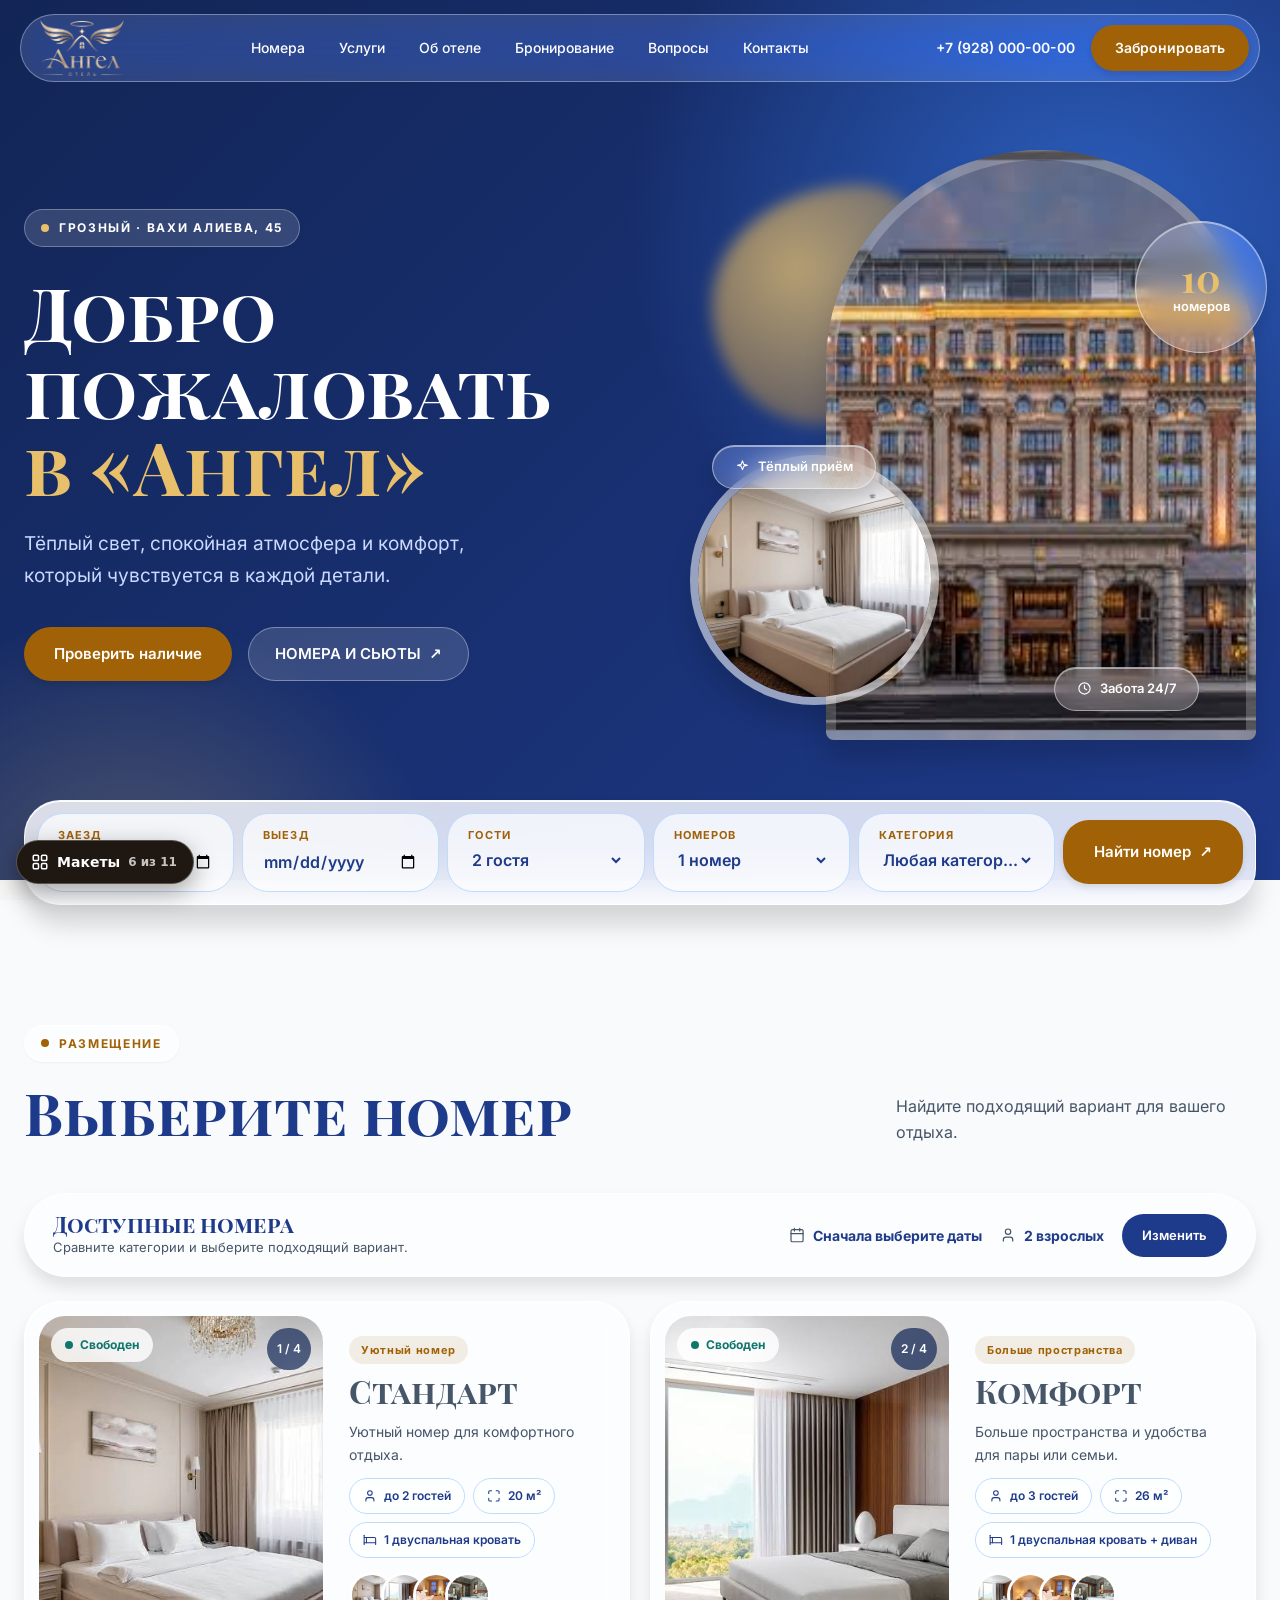
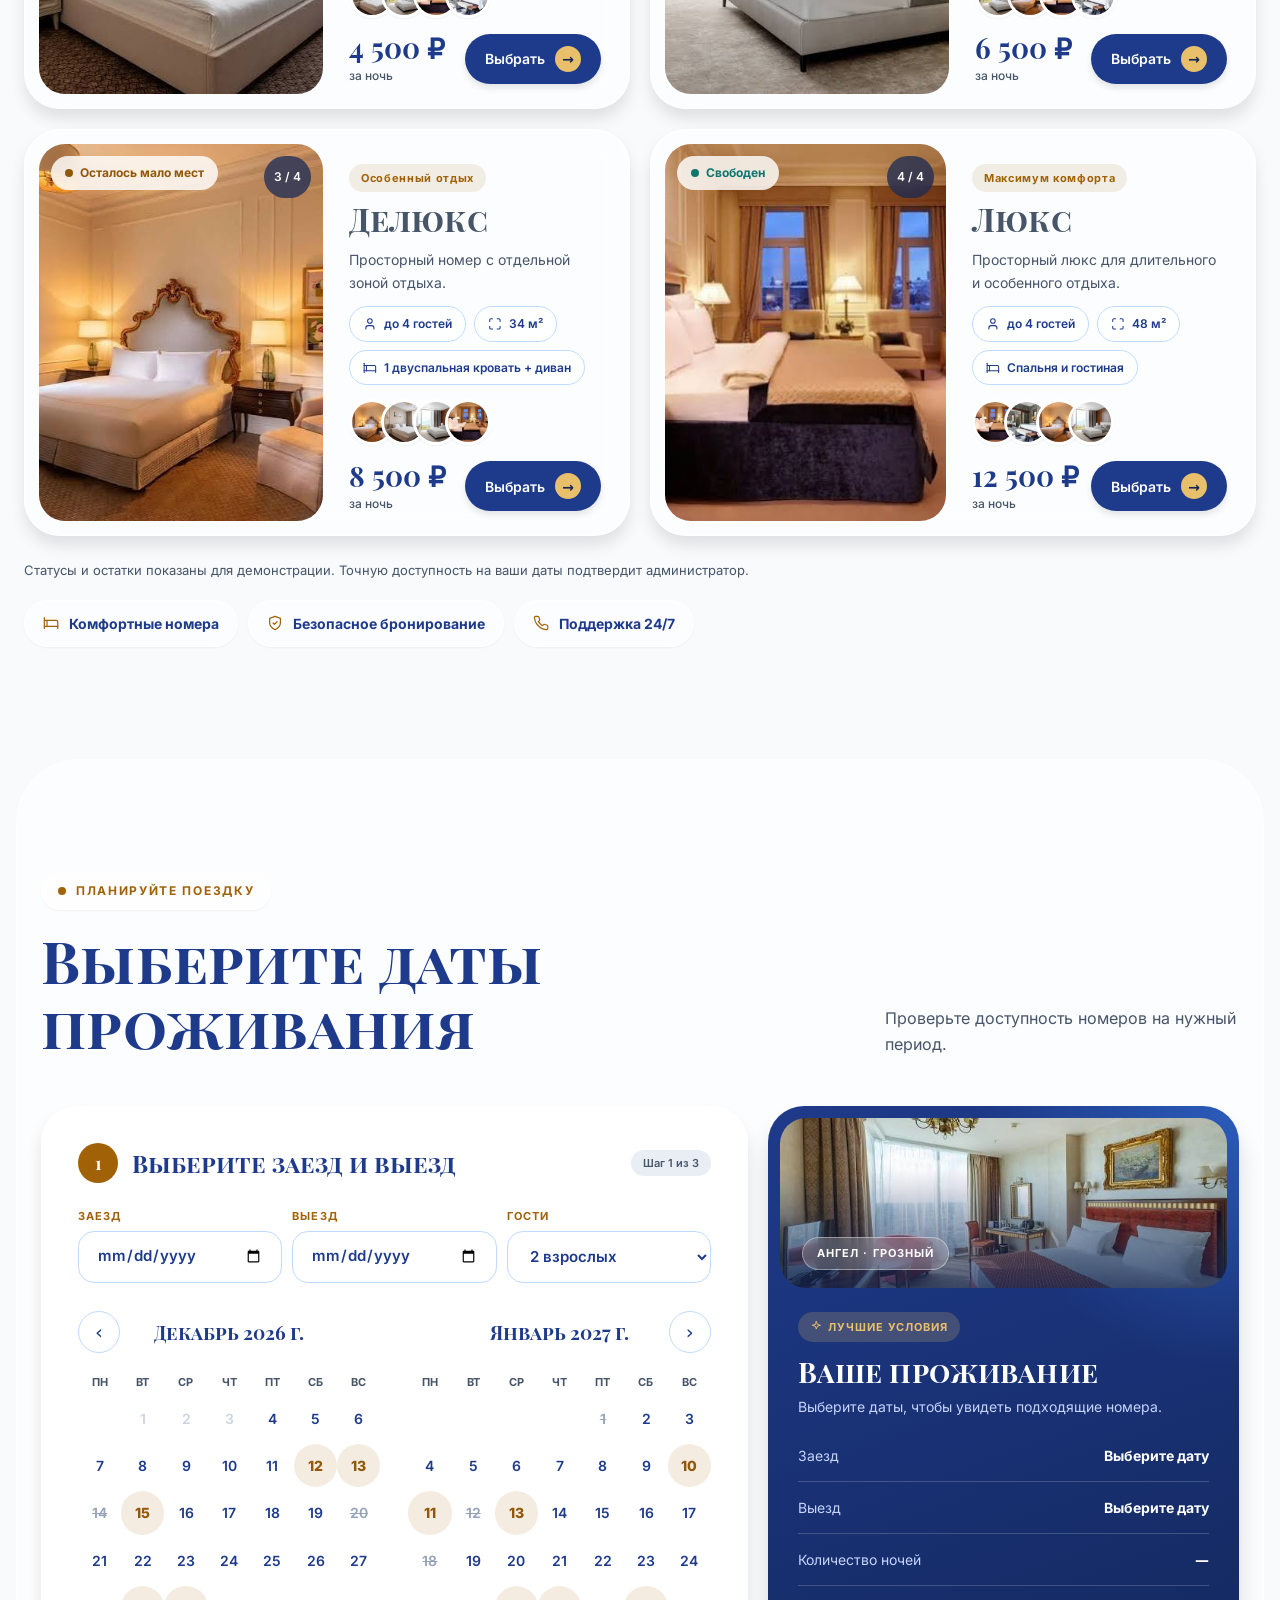
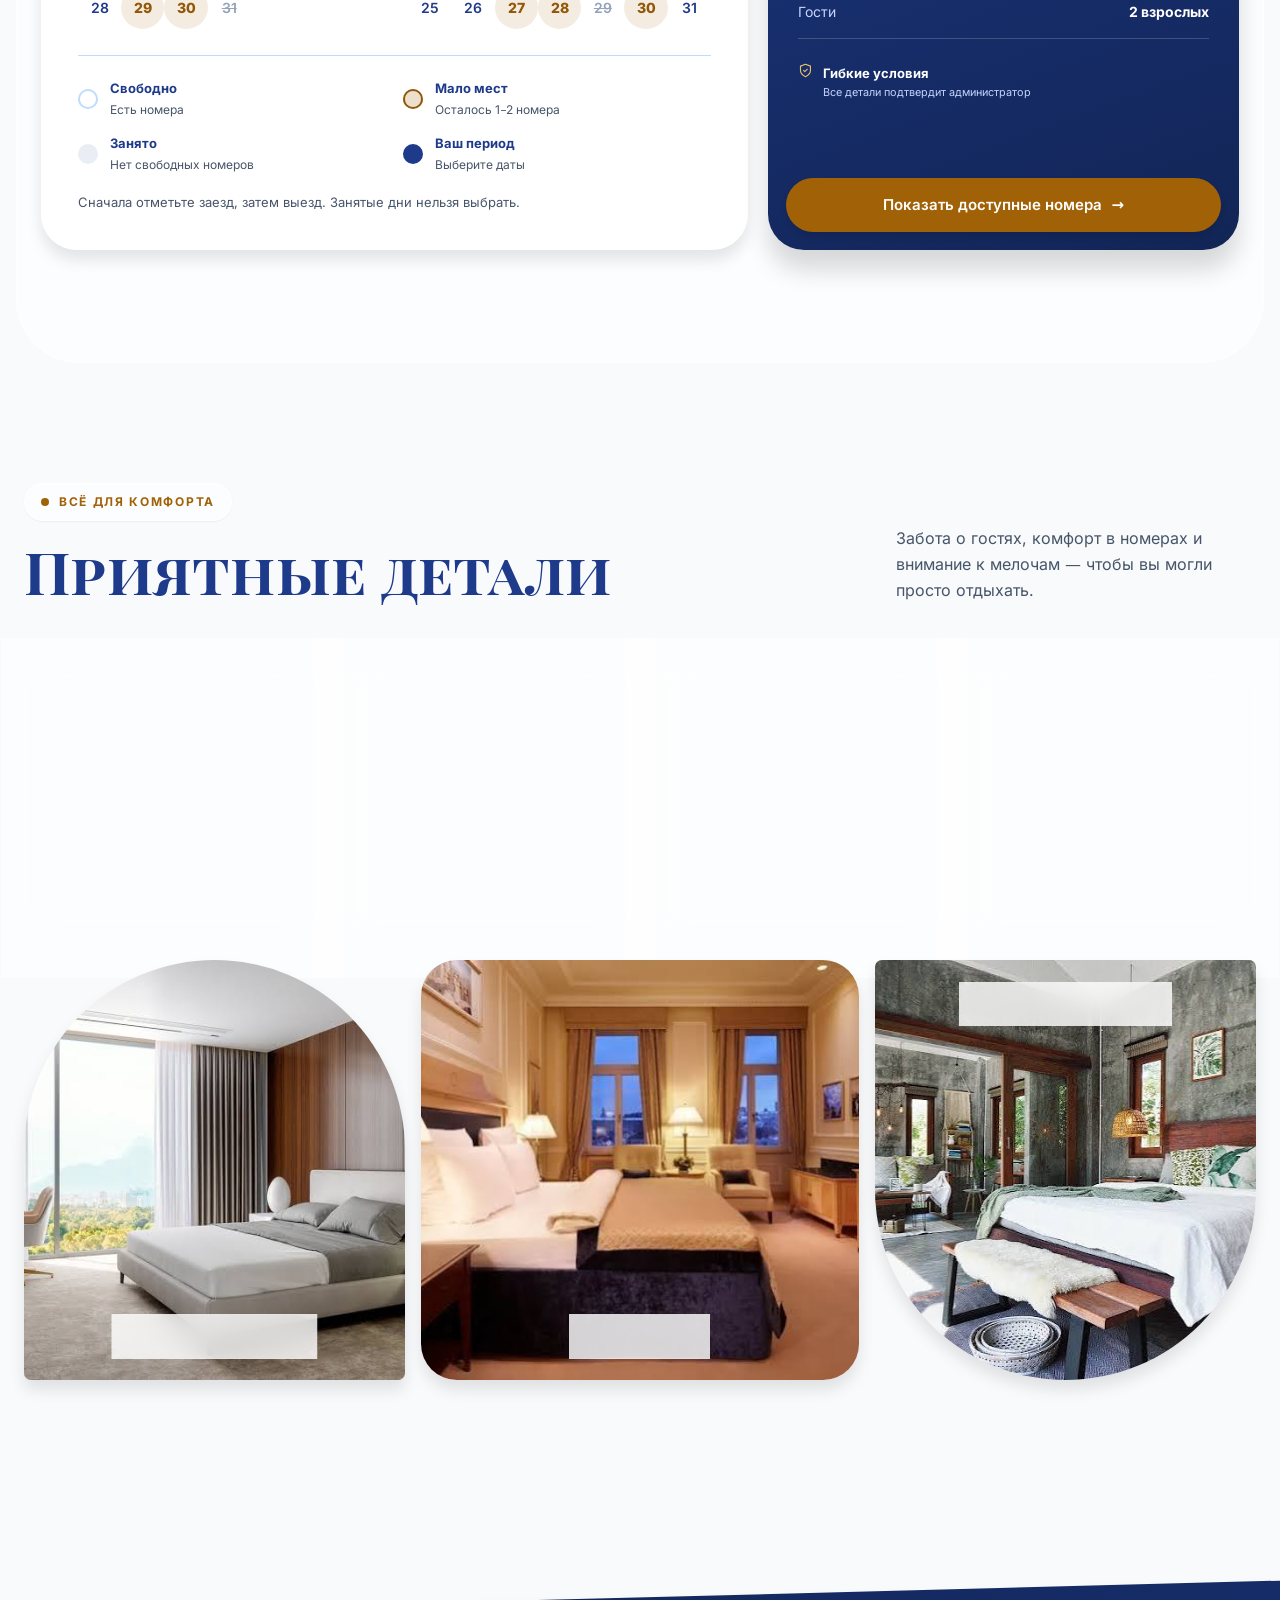
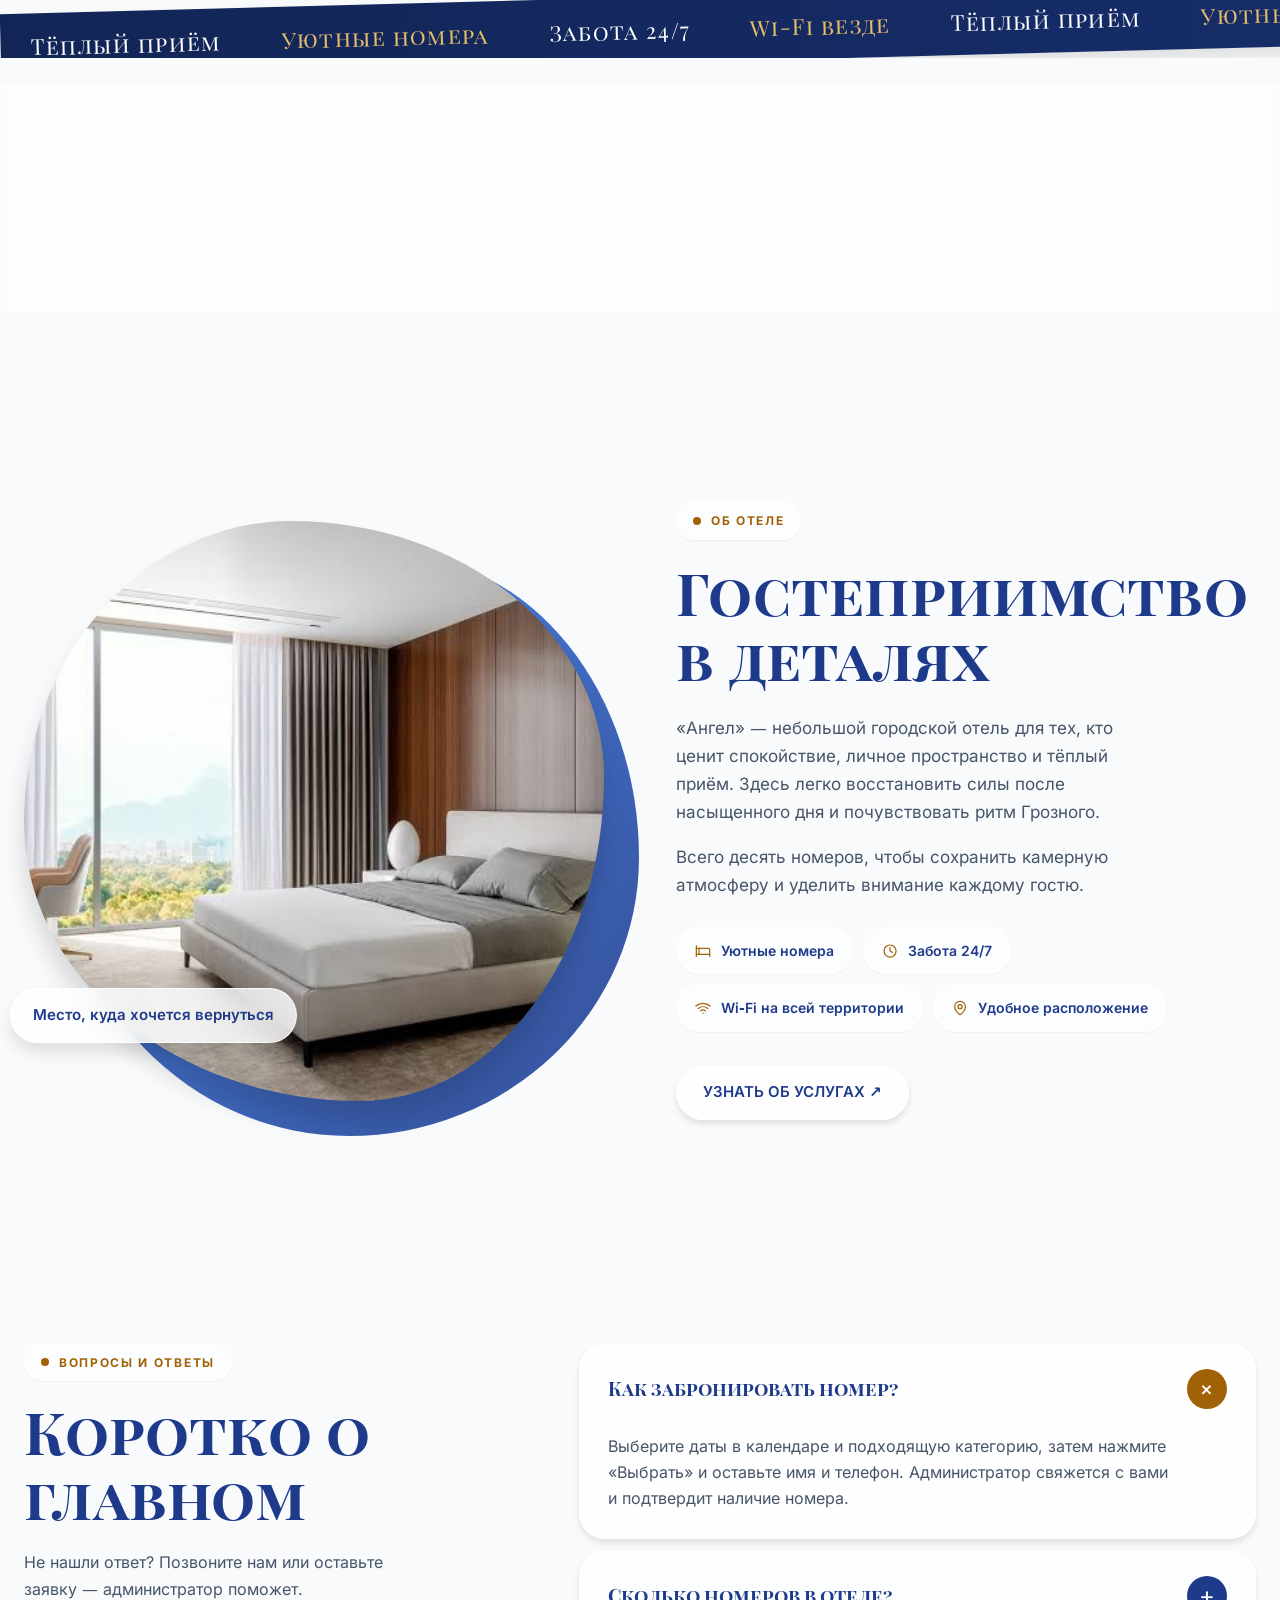
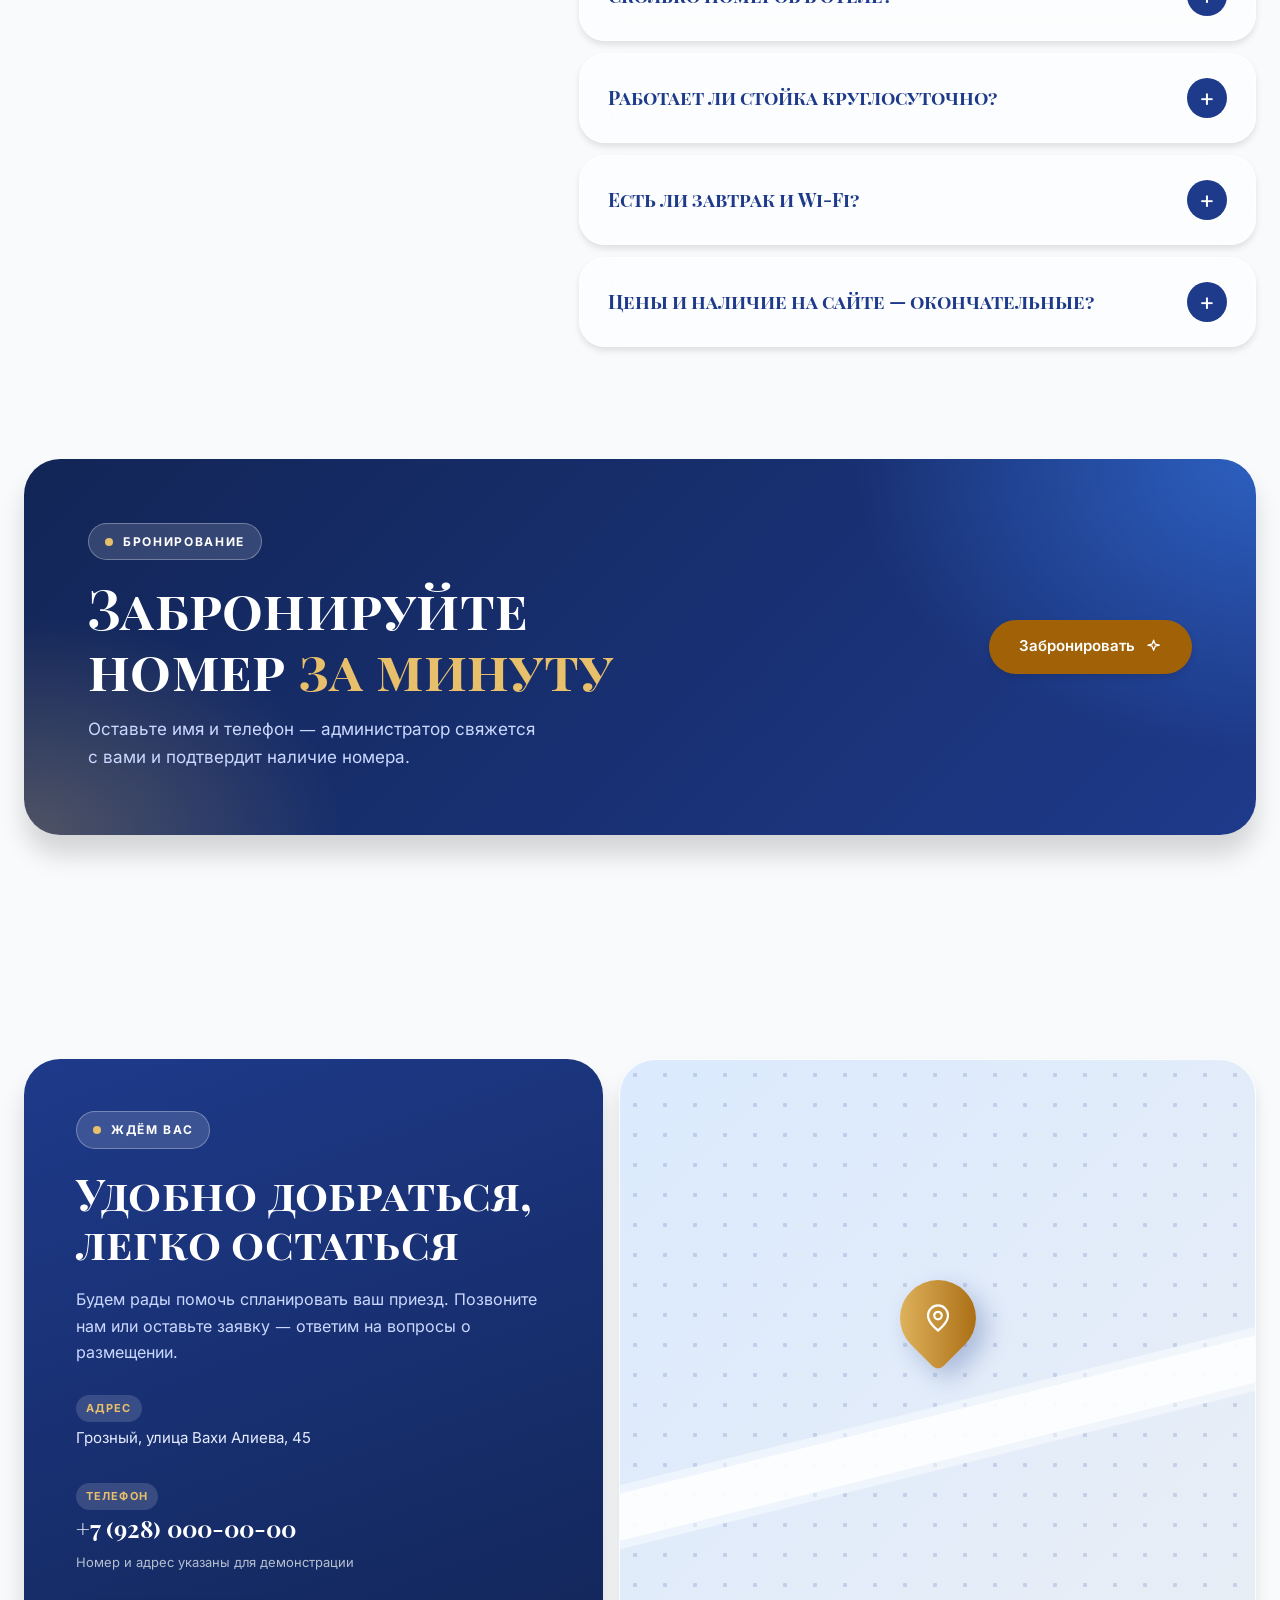
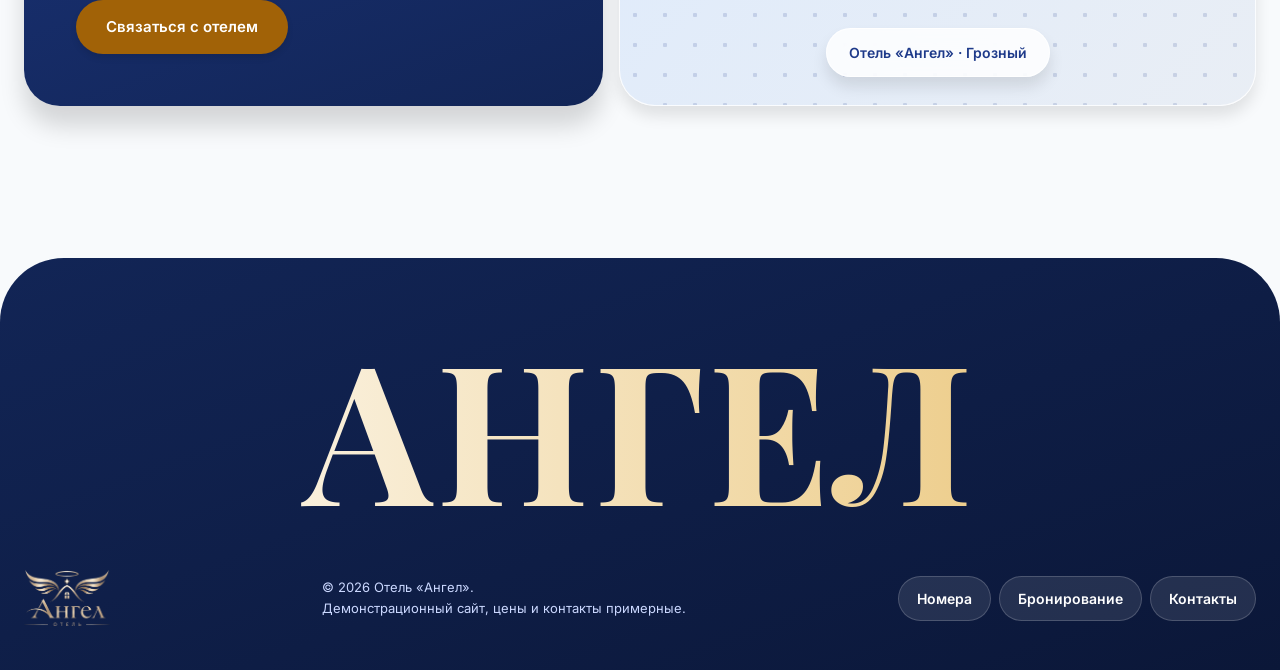
<file: versions/v6/index.html>
<!DOCTYPE html>
<html lang="ru">
<head>
  <meta charset="UTF-8" />
  <meta name="viewport" content="width=device-width, initial-scale=1.0" />
  <meta name="theme-color" content="#fff4e6" />
  <meta name="description" content="Ангел — камерный отель в Грозном. Выберите номер и проверьте свободные даты онлайн." />
  <title>Ангел — отель в Грозном</title>
  <style>
    @import url('https://fonts.googleapis.com/css2?family=Playfair+Display+SC:wght@400;700&display=swap');
    @font-face{font-family:Inter;src:url('../../fonts/inter-cyrillic.woff2') format('woff2');font-style:normal;font-weight:400 800;font-display:swap;unicode-range:U+0400-045F,U+0490-0491,U+04B0-04B1,U+2116}
    @font-face{font-family:Inter;src:url('../../fonts/inter-latin.woff2') format('woff2');font-style:normal;font-weight:400 800;font-display:swap;unicode-range:U+0000-00FF}
    /* Tokens from design-system/minutka-hotel/MASTER.md (Liquid Glass, navy + gold, Playfair Display SC).
       Body font is Inter: Karla from MASTER has no Cyrillic. Radii are larger than MASTER on purpose. */
    :root{--primary:#1e3a8a;--on-primary:#fff;--secondary:#3b82f6;--accent:#a16207;--on-accent:#fff;--bg:#f8fafc;--fg:#1e40af;--card:#fff;--muted:#e9eef5;--muted-fg:#475569;--border:#bfdbfe;--destructive:#dc2626;--ring:#1e3a8a;
      --navy-deep:#122556;--gold-soft:#e8bf6a;--ok:#0f766e;--warn:#92580a;
      --space-xs:4px;--space-sm:8px;--space-md:16px;--space-lg:24px;--space-xl:32px;--space-2xl:48px;--space-3xl:64px;
      --shadow-sm:0 1px 2px rgba(0,0,0,.05);--shadow-md:0 4px 6px rgba(0,0,0,.1);--shadow-lg:0 10px 15px rgba(0,0,0,.1);--shadow-xl:0 20px 25px rgba(0,0,0,.15);
      --glass:rgba(255,255,255,.62);--glass-strong:rgba(255,255,255,.82);--glass-edge:rgba(255,255,255,.85);
      --r-sm:16px;--r-md:26px;--r-lg:36px;
      --serif:'Playfair Display SC','Playfair Display',Georgia,serif;--sans:Inter,system-ui,-apple-system,'Segoe UI',Arial,sans-serif;
      --pop:cubic-bezier(.34,1.56,.64,1);--soft:cubic-bezier(.2,.7,.2,1)}
    *{box-sizing:border-box}html{scroll-behavior:smooth;scroll-padding-top:100px}
    body{margin:0;color:var(--muted-fg);font:16px/1.65 var(--sans);-webkit-font-smoothing:antialiased;overflow-x:hidden;background:radial-gradient(60vmax 60vmax at 105% 30%,rgba(59,130,246,.16),transparent 60%),radial-gradient(50vmax 50vmax at -10% 70%,rgba(161,98,7,.12),transparent 60%),var(--bg);background-attachment:fixed}
    a{color:inherit;text-decoration:none;cursor:pointer}button,input,select{font:inherit;color:inherit}button,summary,select{cursor:pointer}img{display:block;max-width:100%}
    :focus-visible{outline:3px solid var(--ring);outline-offset:3px;border-radius:12px}
    .wrap{width:min(1240px,calc(100% - 48px));margin:auto}
    section{padding:112px 0}
    .i{width:1.15em;height:1.15em;flex:none;fill:none;stroke:currentColor;stroke-width:1.8;stroke-linecap:round;stroke-linejoin:round;vertical-align:-.2em}
    .glass{background:var(--glass);-webkit-backdrop-filter:blur(18px) saturate(160%);backdrop-filter:blur(18px) saturate(160%);border:1px solid var(--glass-edge);box-shadow:var(--shadow-lg),inset 0 1px 0 rgba(255,255,255,.9)}
    @supports not ((backdrop-filter:blur(1px)) or (-webkit-backdrop-filter:blur(1px))){.glass{background:var(--glass-strong)}}
    .eyebrow{display:inline-flex;align-items:center;gap:10px;padding:8px 16px;border-radius:999px;background:var(--glass);border:1px solid var(--glass-edge);box-shadow:var(--shadow-sm);color:var(--accent);font-size:12px;font-weight:700;letter-spacing:.14em;text-transform:uppercase}
    .eyebrow:before{content:'';width:8px;height:8px;border-radius:50%;background:var(--accent)}
    h1,h2,h3{font-family:var(--serif);font-weight:700;color:var(--primary);margin:0;line-height:1.12;letter-spacing:.005em}
    .section-head{display:flex;justify-content:space-between;align-items:flex-end;gap:40px;margin-bottom:var(--space-2xl)}
    .section-head h2{font-size:clamp(34px,4.6vw,58px);margin-top:18px}
    .section-head p{max-width:360px;margin:0}

    /* buttons */
    .btn{display:inline-flex;align-items:center;justify-content:center;gap:10px;min-height:54px;padding:0 30px;border:0;border-radius:999px;background:var(--accent);color:var(--on-accent);font-size:15px;font-weight:600;box-shadow:var(--shadow-md);transition:transform .2s ease,box-shadow .2s ease,background .2s ease}
    .btn:hover{transform:translateY(-2px);box-shadow:var(--shadow-xl);background:#8a5306}
    .text-link,.room-link{display:inline-flex;align-items:center;gap:8px;min-height:54px;padding:0 26px;border-radius:999px;font-size:15px;font-weight:600;color:var(--primary);background:var(--glass-strong);border:1px solid var(--glass-edge);box-shadow:var(--shadow-md);transition:transform .2s ease,box-shadow .2s ease}
    .text-link:hover,.room-link:hover{transform:translateY(-2px);box-shadow:var(--shadow-lg)}

    /* floating glass header */
    header{position:fixed;top:14px;left:50%;z-index:30;transform:translateX(-50%);width:min(1240px,calc(100% - 32px));height:68px;border-radius:999px;color:#fff;background:rgba(255,255,255,.14);border:1px solid rgba(255,255,255,.34);-webkit-backdrop-filter:blur(18px) saturate(160%);backdrop-filter:blur(18px) saturate(160%);transition:background .25s ease,color .25s ease,box-shadow .25s ease,border-color .25s ease}
    header.solid{color:var(--primary);background:var(--glass-strong);border-color:var(--glass-edge);box-shadow:var(--shadow-lg)}
    .nav{height:100%;width:100%;max-width:none;margin:0;padding:0 10px 0 18px;display:flex;align-items:center;justify-content:space-between;gap:20px}
    .brand{display:flex;align-items:center;gap:12px}
    .brand-mark{width:42px;height:42px;border-radius:50%;display:grid;place-items:center;background:linear-gradient(135deg,var(--gold-soft),var(--accent));font:700 21px var(--serif);color:#fff;box-shadow:var(--shadow-md)}
    .brand-name{font:700 20px/1 var(--serif);letter-spacing:.08em}.brand-sub{font-size:10px;letter-spacing:.2em;margin-top:5px;opacity:.8}
    .nav-links{display:flex;gap:4px;font-size:14px;font-weight:500}
    .nav-links a{padding:9px 15px;border-radius:999px;transition:background .2s ease}.nav-links a:hover{background:rgba(255,255,255,.2)}header.solid .nav-links a:hover{background:var(--muted)}
    .nav-right{display:flex;align-items:center;gap:16px}.phone{font-size:14px;font-weight:600;white-space:nowrap}
    header .btn{min-height:46px;padding:0 24px;font-size:14px}

    /* hero */
    .hero{position:relative;padding:150px 0 140px;color:#e6ecff;overflow:hidden;background:radial-gradient(60% 80% at 85% 25%,rgba(59,130,246,.55),transparent 60%),radial-gradient(40% 50% at 10% 100%,rgba(232,191,106,.25),transparent 60%),linear-gradient(135deg,var(--navy-deep),var(--primary))}
    .hero-grid{display:grid;grid-template-columns:1.05fr .95fr;gap:40px;align-items:center}
    .hero-content{max-width:640px}
    .hero .eyebrow{background:rgba(255,255,255,.14);border-color:rgba(255,255,255,.3);color:#fff;box-shadow:none}.hero .eyebrow:before{background:var(--gold-soft)}
    .hero h1{font-size:clamp(40px,5.8vw,78px);line-height:1.04;color:#fff;margin:26px 0 24px}
    .hero h1 em{display:block;font-style:normal;color:var(--gold-soft)}
    .hero p{font-size:19px;max-width:460px;margin:0 0 36px;color:#cbd8ff}
    .hero-actions{display:flex;align-items:center;gap:16px;flex-wrap:wrap}
    .hero .text-link{background:rgba(255,255,255,.14);border-color:rgba(255,255,255,.34);color:#fff;box-shadow:none}
    .hero-foot{display:none}
    .hero-art{position:relative;height:590px}
    .hero-art .blob{position:absolute;left:4%;top:6%;width:240px;height:240px;border-radius:62% 38% 55% 45%/50% 55% 45% 50%;background:radial-gradient(circle at 35% 35%,var(--gold-soft),rgba(161,98,7,.4));filter:blur(8px);opacity:.75;animation:morph 9s ease-in-out infinite}
    .hero-art .arch{position:absolute;right:0;top:0;width:76%;height:100%;border-radius:999px 999px var(--r-lg) var(--r-lg);border:10px solid rgba(255,255,255,.22);background:var(--navy-deep) url('../../photo-0.jpg') center 40%/cover;box-shadow:var(--shadow-xl)}
    .hero-art .pill{position:absolute;left:0;bottom:6%;width:44%;aspect-ratio:1;object-fit:cover;border-radius:50%;border:8px solid rgba(255,255,255,.55);box-shadow:var(--shadow-xl)}
    .sticker{position:absolute;display:flex;align-items:center;justify-content:center;gap:8px;text-align:center;color:#fff;font-weight:600;font-size:13px;line-height:1.2;background:rgba(255,255,255,.2);border:1px solid rgba(255,255,255,.45);-webkit-backdrop-filter:blur(14px) saturate(160%);backdrop-filter:blur(14px) saturate(160%);box-shadow:var(--shadow-lg),inset 0 1px 0 rgba(255,255,255,.5)}
    .sticker.s1{right:-2%;top:12%;width:132px;height:132px;border-radius:50%;flex-direction:column;gap:2px;animation:float 5s ease-in-out infinite}
    .sticker.s1 b{font:700 38px/1 var(--serif);color:var(--gold-soft)}
    .sticker.s2{left:4%;top:50%;padding:13px 22px;border-radius:999px;animation:float 6s ease-in-out -2s infinite}
    .sticker.s3{right:10%;bottom:5%;padding:13px 22px;border-radius:999px;animation:float 5.5s ease-in-out -1s infinite}
    @keyframes float{50%{translate:0 -12px}}
    @keyframes morph{50%{border-radius:40% 60% 45% 55%/55% 40% 60% 45%;rotate:20deg}}

    /* booking bar: glass on the hero's lower edge */
    .booking-float{position:relative;z-index:5;margin-top:-80px}
    .quick-booking-title{display:none}
    .bookingbar{display:grid;grid-template-columns:repeat(5,1fr) auto;gap:8px;align-items:stretch;padding:12px;border-radius:var(--r-lg);background:var(--glass-strong);-webkit-backdrop-filter:blur(22px) saturate(170%);backdrop-filter:blur(22px) saturate(170%);border:1px solid var(--glass-edge);box-shadow:var(--shadow-xl),inset 0 1px 0 #fff}
    .field{padding:12px 20px;border-radius:var(--r-md);background:rgba(255,255,255,.7);border:1px solid var(--border);min-width:0;transition:border-color .2s ease,box-shadow .2s ease}
    .field:focus-within{border-color:var(--primary);box-shadow:0 0 0 3px rgba(30,58,138,.15)}
    .field label{display:block;font-size:11px;font-weight:700;letter-spacing:.1em;text-transform:uppercase;color:var(--accent);margin-bottom:2px}
    .field input,.field select{width:100%;border:0;outline:0;background:transparent;font-size:16px;font-weight:600;color:var(--primary);padding:2px 0;min-height:28px;text-overflow:ellipsis}
    .bookingbar .btn{min-width:180px;min-height:64px;border-radius:var(--r-md);align-self:center}

    /* ribbon */
    .marquee{overflow:hidden;padding:26px 0;margin:48px 0 40px}
    .marquee-track{display:flex;width:max-content;padding:18px 0;background:linear-gradient(90deg,var(--navy-deep),var(--primary));color:#fff;transform:rotate(-1.5deg);font:400 22px var(--serif);letter-spacing:.06em;white-space:nowrap;animation:slide 34s linear infinite;box-shadow:var(--shadow-lg)}
    .marquee-track span{padding:0 30px}.marquee-track span:nth-child(even){color:var(--gold-soft)}
    @keyframes slide{to{transform:rotate(-1.5deg) translateX(-50%)}}

    /* rooms */
    .rooms-section{padding-top:120px}
    .rooms-toolbar{display:flex;justify-content:space-between;align-items:center;gap:16px;flex-wrap:wrap;padding:18px 28px;border-radius:999px;margin-bottom:24px}
    .rooms-toolbar{background:var(--glass);-webkit-backdrop-filter:blur(18px);backdrop-filter:blur(18px);border:1px solid var(--glass-edge);box-shadow:var(--shadow-lg)}
    .rooms-toolbar h3{font-size:22px}.rooms-toolbar p{margin:0;font-size:13px}
    .rooms-trip{display:flex;align-items:center;gap:18px;flex-wrap:wrap;font-size:14px}.rooms-trip span{display:inline-flex;align-items:center;gap:8px}.rooms-trip b{color:var(--primary);font-weight:700}
    .rooms-trip button{border:0;padding:11px 20px;border-radius:999px;background:var(--primary);color:#fff;font-size:13px;font-weight:600;transition:background .2s ease}.rooms-trip button:hover{background:var(--secondary)}
    .rooms-grid{display:grid;grid-template-columns:1fr 1fr;gap:20px}
    .room-card{display:grid;grid-template-columns:1fr 1fr;gap:8px;padding:14px;border-radius:var(--r-lg);background:var(--glass);-webkit-backdrop-filter:blur(18px) saturate(160%);backdrop-filter:blur(18px) saturate(160%);border:1px solid var(--glass-edge);box-shadow:var(--shadow-lg),inset 0 1px 0 #fff;transition:translate .25s ease,box-shadow .25s ease}
    .room-card:hover{translate:0 -6px;box-shadow:var(--shadow-xl),inset 0 1px 0 #fff}
    .room-card.is-unavailable{opacity:.6}.room-card.is-unavailable:hover{translate:none}
    .room-image{position:relative;min-height:340px;border-radius:var(--r-md);overflow:hidden}
    .room-image img{position:absolute;inset:0;width:100%;height:100%;object-fit:cover;transition:transform .6s var(--soft)}.room-card:hover .room-image img{transform:scale(1.06)}
    .room-availability{position:absolute;left:12px;top:12px;display:inline-flex;align-items:center;gap:7px;padding:7px 14px;border-radius:999px;background:var(--glass-strong);-webkit-backdrop-filter:blur(10px);backdrop-filter:blur(10px);font-size:12px;font-weight:700;color:var(--ok)}
    .room-availability:before{content:'';width:8px;height:8px;border-radius:50%;background:currentColor}
    .room-availability.few{color:var(--warn)}.room-availability.full{color:var(--destructive)}
    .room-count-badge{position:absolute;right:12px;top:12px;display:grid;place-items:center;min-width:42px;height:42px;padding:0 10px;border-radius:999px;background:rgba(18,37,86,.7);-webkit-backdrop-filter:blur(8px);backdrop-filter:blur(8px);color:#fff;font-size:12px;font-weight:600}
    .room-info{display:flex;flex-direction:column;padding:20px 14px 10px 18px}
    .room-name-row{display:flex;flex-direction:column;gap:10px}
    .room-order{order:-1;align-self:flex-start;padding:5px 12px;border-radius:999px;background:rgba(161,98,7,.1);color:var(--accent);font-size:11px;font-weight:700;letter-spacing:.06em}
    .room-title{font:700 32px/1.05 var(--serif)}
    .room-desc{margin:12px 0;font-size:14px}
    .room-facts{display:flex;flex-wrap:wrap;gap:8px;margin-bottom:14px}.room-facts span{display:inline-flex;align-items:center;gap:7px;padding:7px 13px;border-radius:999px;background:rgba(255,255,255,.7);border:1px solid var(--border);font-size:12px;font-weight:600;color:var(--primary)}
    .room-thumbs{display:flex;margin-bottom:16px}.room-thumbs img{width:46px;height:46px;object-fit:cover;border-radius:50%;border:3px solid #fff;box-shadow:var(--shadow-sm)}.room-thumbs img+img{margin-left:-14px}
    .room-bottom{display:flex;justify-content:space-between;align-items:center;gap:12px;margin-top:auto}
    .room-price{font:700 28px/1 var(--serif);color:var(--primary);white-space:nowrap}.room-price small{display:block;margin-top:6px;font:500 12px var(--sans);color:var(--muted-fg)}
    .room-choose{display:inline-flex;align-items:center;gap:10px;min-height:50px;padding:0 20px;border:0;border-radius:999px;background:var(--primary);color:#fff;font-size:14px;font-weight:600;box-shadow:var(--shadow-md);transition:transform .2s ease,background .2s ease}
    .room-choose span{display:grid;place-items:center;width:26px;height:26px;border-radius:50%;background:var(--gold-soft);color:var(--navy-deep)}
    .room-choose:hover:not(:disabled){transform:translateY(-2px);background:var(--navy-deep)}
    .room-choose:disabled{background:var(--muted);color:var(--muted-fg);box-shadow:none;cursor:not-allowed}.room-choose:disabled span{background:transparent}
    .room-selection-note{margin:24px 0 0;font-size:13px}
    .booking-benefits{display:flex;gap:10px;flex-wrap:wrap;margin:18px 0 0;font-size:14px}.booking-benefits span{display:inline-flex;align-items:center;gap:10px;padding:11px 18px;border-radius:999px;background:var(--glass);border:1px solid var(--glass-edge);box-shadow:var(--shadow-sm);color:var(--primary)}.booking-benefits .i{color:var(--accent)}

    /* facts */
    .facts{padding:0 0 112px}
    .facts-row{display:grid;grid-template-columns:repeat(4,1fr);gap:16px}
    .fact{padding:32px 28px;border-radius:var(--r-lg);background:var(--glass);-webkit-backdrop-filter:blur(18px);backdrop-filter:blur(18px);border:1px solid var(--glass-edge);box-shadow:var(--shadow-lg),inset 0 1px 0 #fff;transition:translate .25s ease}
    .fact:hover{translate:0 -6px}
    .fact b{display:block;font:700 clamp(40px,4.6vw,64px)/1 var(--serif);color:var(--primary)}
    .fact b:after{content:'';display:block;width:44px;height:4px;margin-top:14px;border-radius:4px;background:var(--accent)}
    .fact span{display:block;margin-top:14px;font-size:14px;font-weight:600;color:var(--muted-fg)}

    /* calendar */
    .availability{margin:0 16px;border-radius:64px;background:rgba(255,255,255,.55);border:1px solid var(--glass-edge)}
    .calendar-layout{display:grid;grid-template-columns:minmax(0,1.5fr) minmax(330px,1fr);gap:20px;align-items:stretch}
    .calendar-box{padding:36px;border-radius:var(--r-lg);background:var(--glass-strong);border:1px solid var(--glass-edge);box-shadow:var(--shadow-lg)}
    .booking-step{display:flex;align-items:center;gap:14px;font:700 24px var(--serif);color:var(--primary);margin-bottom:24px}
    .booking-step span{display:grid;place-items:center;width:40px;height:40px;border-radius:50%;background:var(--accent);color:#fff;font:700 17px var(--serif)}
    .booking-step small{margin-left:auto;padding:6px 12px;border-radius:999px;background:var(--muted);font:600 11px var(--sans);color:var(--muted-fg)}
    .date-inputs{display:grid;grid-template-columns:repeat(3,1fr);gap:10px;margin-bottom:28px}
    .date-inputs label{display:block;font-size:11px;font-weight:700;letter-spacing:.1em;text-transform:uppercase;color:var(--accent)}
    .date-inputs input,.date-inputs select{display:block;width:100%;margin-top:6px;min-height:52px;padding:0 18px;border:1px solid var(--border);border-radius:var(--r-sm);background:#fff;font-size:15px;font-weight:600;letter-spacing:0;text-transform:none;color:var(--primary);transition:border-color .2s ease,box-shadow .2s ease}
    .date-inputs input:focus,.date-inputs select:focus{border-color:var(--primary);outline:0;box-shadow:0 0 0 3px rgba(30,58,138,.15)}
    .month-pair{display:grid;grid-template-columns:1fr 1fr;gap:28px}
    .cal-top{display:flex;align-items:center;justify-content:space-between;margin-bottom:14px}
    .cal-month{font:700 19px var(--serif);color:var(--primary);text-align:center;flex:1}
    .month-arrow{width:42px;height:42px;border:1px solid var(--border);border-radius:50%;background:#fff;font-size:20px;line-height:1;color:var(--primary);transition:background .2s ease,color .2s ease}.month-arrow:hover{background:var(--primary);color:#fff}
    .month-spacer{width:42px;flex:none}
    .cal-week,.cal-days{display:grid;grid-template-columns:repeat(7,1fr)}
    .cal-week span{text-align:center;font-size:11px;font-weight:700;color:var(--muted-fg);padding:6px 0}
    .cal-days{gap:4px 0}
    .day{position:relative;aspect-ratio:1;min-height:40px;border:0;background:transparent;border-radius:50%;font-size:14px;font-weight:600;color:var(--primary);cursor:pointer;transition:background .2s ease,color .2s ease}
    .day.available:hover:not(:disabled){background:rgba(59,130,246,.18)}
    .day.few:not(.past){background:rgba(161,98,7,.12);color:var(--warn);font-weight:800}
    .day.full{color:#94a3b8;text-decoration:line-through;cursor:not-allowed}.day.past{color:#cbd5e1;text-decoration:none;cursor:not-allowed}
    .day.range-candidate:not(:disabled):not(.selected){box-shadow:inset 0 0 0 1px var(--border)}
    .day.inrange{background:rgba(59,130,246,.2);border-radius:0;color:var(--primary)}
    .day.range-conflict{background:rgba(220,38,38,.14);color:var(--destructive)}
    .day.selected{background:var(--primary);color:#fff;font-weight:800}
    .cal-legend{display:grid;grid-template-columns:repeat(2,1fr);gap:12px 18px;margin-top:26px;padding-top:22px;border-top:1px solid var(--border);font-size:13px}
    .cal-legend>span{display:flex;align-items:center;gap:12px}.cal-legend strong{display:block;font-weight:700;color:var(--primary)}.cal-legend small{color:var(--muted-fg);font-size:12px}
    .legend-swatch,.period-swatch{flex:none;width:20px;height:20px;border-radius:50%;background:#fff;box-shadow:inset 0 0 0 2px var(--border)}
    .legend-swatch.few{background:rgba(161,98,7,.2);box-shadow:inset 0 0 0 2px var(--warn)}.legend-swatch.full{background:var(--muted);box-shadow:none}.period-swatch{background:var(--primary);box-shadow:none}
    .range-summary{display:none;margin-top:20px;padding:16px 22px;border-radius:var(--r-sm);background:rgba(59,130,246,.12);border:1px solid var(--border);font-size:14px;color:var(--primary)}.range-summary.visible{display:block}
    .cal-hint{margin:16px 0 0;font-size:13px}
    .calendar-results{display:flex;flex-direction:column;padding:12px;border-radius:var(--r-lg);color:#e6ecff;background:radial-gradient(80% 50% at 100% 0,rgba(59,130,246,.5),transparent 70%),linear-gradient(160deg,var(--primary),var(--navy-deep));box-shadow:var(--shadow-xl)}
    .booking-cover{height:170px;display:flex;align-items:flex-end;padding:18px 22px;border-radius:var(--r-md);background:linear-gradient(0deg,rgba(18,37,86,.75),transparent 70%),url('../../photo-6.jpg') center/cover}
    .booking-cover span{padding:6px 14px;border-radius:999px;background:rgba(255,255,255,.2);border:1px solid rgba(255,255,255,.4);-webkit-backdrop-filter:blur(10px);backdrop-filter:blur(10px);color:#fff;font-size:11px;font-weight:700;letter-spacing:.1em}
    .stay-summary-head{padding:24px 18px 6px}.best-price{display:inline-flex;align-items:center;gap:6px;padding:6px 12px;border-radius:999px;background:rgba(232,191,106,.2);color:var(--gold-soft);font-size:11px;font-weight:700;letter-spacing:.08em}
    .stay-summary-head h3{font-size:28px;color:#fff;margin:14px 0 8px}.stay-summary-head p{margin:0;font-size:14px;color:#c6d4ff}
    .stay-summary{padding:6px 18px}.stay-line{display:flex;justify-content:space-between;gap:16px;padding:14px 0;border-bottom:1px solid rgba(255,255,255,.18);font-size:14px}
    .stay-line span{color:#c6d4ff}.stay-line strong{font-weight:700;color:#fff;text-align:right}
    .cancel-note{display:flex;align-items:flex-start;gap:10px;margin:4px 18px 0;padding:14px 0;font-size:13px;color:var(--gold-soft)}.cancel-note small{display:block;color:#c6d4ff}.cancel-note strong{color:#fff}
    .stay-available-list{padding:0 18px;display:grid;gap:10px}
    .avail-row{display:grid;grid-template-columns:60px 1fr auto;gap:14px;align-items:center;padding:8px;border-radius:var(--r-md);background:rgba(255,255,255,.12);border:1px solid rgba(255,255,255,.2);cursor:pointer;transition:background .2s ease}
    .avail-row:hover{background:rgba(255,255,255,.22)}.avail-row img{width:60px;height:52px;object-fit:cover;border-radius:16px}
    .avail-row strong{font:700 17px var(--serif);display:block;color:#fff}.avail-row small{color:#c6d4ff;font-size:12px}.avail-price{text-align:right;font-weight:700;color:#fff;padding-right:10px}.avail-price small{display:block}
    .avail-empty{padding:14px;font-size:14px;color:#fecaca}
    .cal-actions{padding:20px 6px 6px;margin-top:auto}.cal-actions .btn{width:100%}

    /* services */
    #services{padding-top:120px}
    .services-grid{display:grid;grid-template-columns:repeat(4,1fr);gap:16px}
    .service{display:flex;flex-direction:column;justify-content:space-between;min-height:290px;padding:30px;border-radius:var(--r-lg);background:var(--glass);-webkit-backdrop-filter:blur(18px);backdrop-filter:blur(18px);border:1px solid var(--glass-edge);box-shadow:var(--shadow-lg),inset 0 1px 0 #fff;transition:translate .25s ease,box-shadow .25s ease}
    .service:hover{translate:0 -6px;box-shadow:var(--shadow-xl),inset 0 1px 0 #fff}
    .service .icon{display:grid;place-items:center;width:62px;height:62px;border-radius:50%;background:#fff;box-shadow:var(--shadow-md);margin-bottom:40px;color:var(--accent)}
    .service .icon svg{width:28px;height:28px;fill:none;stroke:currentColor;stroke-width:1.7;stroke-linecap:round;stroke-linejoin:round}
    .service h3{font-size:22px;margin-bottom:10px}.service p{margin:0;font-size:14px}
    .amenity-gallery{display:grid;grid-template-columns:1fr 1.15fr 1fr;gap:16px;margin-top:16px}
    .amenity-gallery figure{position:relative;margin:0;height:420px;overflow:hidden;border-radius:var(--r-lg);box-shadow:var(--shadow-lg)}
    .amenity-gallery figure:nth-child(1){border-radius:999px 999px var(--r-lg) var(--r-lg)}.amenity-gallery figure:nth-child(3){border-radius:var(--r-lg) var(--r-lg) 999px 999px}
    .amenity-gallery img{width:100%;height:100%;object-fit:cover;transition:transform .6s var(--soft)}.amenity-gallery figure:hover img{transform:scale(1.06)}
    .amenity-gallery figcaption{position:absolute;left:50%;bottom:22px;translate:-50% 0;white-space:nowrap;padding:10px 18px;border-radius:999px;background:var(--glass-strong);-webkit-backdrop-filter:blur(12px);backdrop-filter:blur(12px);border:1px solid var(--glass-edge);color:var(--primary);font-size:13px;font-weight:600}
    .amenity-gallery figure:nth-child(3) figcaption{bottom:auto;top:22px}

    /* about */
    #about{overflow:hidden}
    .intro-grid{display:grid;grid-template-columns:1fr 1fr;gap:72px;align-items:center}
    .intro-photo{position:relative;aspect-ratio:1}
    .intro-photo:before{content:'';position:absolute;inset:6% -6% -6% 6%;border-radius:58% 42% 50% 50%/48% 52% 48% 52%;background:linear-gradient(135deg,var(--secondary),var(--primary));opacity:.9;animation:morph 10s ease-in-out infinite}
    .intro-photo img{position:relative;width:100%;height:100%;object-fit:cover;border-radius:46% 54% 42% 58%/52% 44% 56% 48%;box-shadow:var(--shadow-xl)}
    .photo-caption{position:absolute;left:-14px;bottom:10%;padding:14px 22px;border-radius:999px;background:var(--glass-strong);-webkit-backdrop-filter:blur(14px);backdrop-filter:blur(14px);border:1px solid var(--glass-edge);color:var(--primary);font-size:15px;font-weight:600;box-shadow:var(--shadow-lg)}
    .intro-copy h2{font-size:clamp(34px,4.6vw,58px);margin:20px 0 24px}
    .intro-copy p{max-width:480px;font-size:17px}
    .features{display:flex;flex-wrap:wrap;gap:10px;margin:28px 0 34px}
    .feature{display:inline-flex;align-items:center;gap:10px;padding:11px 18px;border-radius:999px;background:var(--glass);border:1px solid var(--glass-edge);box-shadow:var(--shadow-sm);font-size:14px;font-weight:600;color:var(--primary)}.feature i{display:grid;place-items:center;font-style:normal;color:var(--accent)}

    /* faq */
    .faq-grid{display:grid;grid-template-columns:1fr 1.4fr;gap:72px;align-items:start}
    .faq-grid .section-head{display:block;margin:0;position:sticky;top:110px}.faq-grid .section-head p{margin-top:20px}
    .faq-list{display:grid;gap:12px}
    .faq-list details{padding:0 28px;border-radius:var(--r-md);background:var(--glass);-webkit-backdrop-filter:blur(18px);backdrop-filter:blur(18px);border:1px solid var(--glass-edge);box-shadow:var(--shadow-md);transition:background .25s ease}
    .faq-list details[open]{background:var(--glass-strong)}
    .faq-list summary{display:flex;justify-content:space-between;align-items:center;gap:20px;padding:24px 0;list-style:none;font:700 19px/1.3 var(--serif);color:var(--primary)}
    .faq-list summary::-webkit-details-marker{display:none}
    .faq-list summary:after{content:'+';flex:none;display:grid;place-items:center;width:40px;height:40px;border-radius:50%;background:var(--primary);color:#fff;font:400 24px/1 var(--sans);transition:transform .25s ease,background .25s ease}
    .faq-list details[open] summary:after{transform:rotate(45deg);background:var(--accent)}
    .faq-list p{margin:0 0 26px;max-width:560px}

    /* final CTA (page pattern: CTA after the proof/solution blocks) */
    .cta{padding:0 0 112px}
    .cta-card{position:relative;overflow:hidden;display:flex;justify-content:space-between;align-items:center;gap:32px;flex-wrap:wrap;padding:64px;border-radius:var(--r-lg);color:#cbd8ff;background:radial-gradient(50% 120% at 100% 0,rgba(59,130,246,.55),transparent 65%),radial-gradient(40% 90% at 0 100%,rgba(232,191,106,.28),transparent 65%),linear-gradient(135deg,var(--navy-deep),var(--primary));box-shadow:var(--shadow-xl)}
    .cta-card .eyebrow{background:rgba(255,255,255,.14);border-color:rgba(255,255,255,.3);color:#fff;box-shadow:none;margin-bottom:18px}.cta-card .eyebrow:before{background:var(--gold-soft)}.cta-card h2{color:#fff;font-size:clamp(32px,4.2vw,54px);max-width:560px}.cta-card h2 em{font-style:normal;color:var(--gold-soft)}
    .cta-card p{margin:16px 0 0;max-width:460px;font-size:17px}

    /* contacts */
    .location-grid{display:grid;grid-template-columns:1fr 1.1fr;gap:16px}
    .location-card{padding:52px;border-radius:var(--r-lg);color:#cbd8ff;background:linear-gradient(160deg,var(--primary),var(--navy-deep));box-shadow:var(--shadow-xl)}
    .location-card .eyebrow{background:rgba(255,255,255,.14);border-color:rgba(255,255,255,.3);color:#fff;box-shadow:none}.location-card .eyebrow:before{background:var(--gold-soft)}
    .location-card h2{font-size:clamp(30px,3.4vw,44px);color:#fff;margin:20px 0}.location-card p{margin:0 0 28px}
    .address-line{font-size:15px;line-height:1.9;color:#e6ecff}.address-line strong{display:inline-block;margin-bottom:2px;padding:3px 10px;border-radius:999px;background:rgba(255,255,255,.14);font-size:11px;letter-spacing:.1em;text-transform:uppercase;color:var(--gold-soft)}.address-line a{font:700 24px var(--serif);color:#fff}
    .map-frame{position:relative;overflow:hidden;min-height:460px;border-radius:var(--r-lg);background:linear-gradient(135deg,#dbeafe,#e9eef5);border:1px solid var(--glass-edge);box-shadow:var(--shadow-lg)}
    .map-frame:before{content:'';position:absolute;inset:0;background-image:radial-gradient(circle,rgba(30,58,138,.16) 2px,transparent 2.5px);background-size:30px 30px}
    .map-frame:after{content:'';position:absolute;left:-10%;right:-10%;top:55%;height:46px;background:rgba(255,255,255,.9);border-radius:99px;transform:rotate(-14deg);box-shadow:0 0 0 8px rgba(255,255,255,.45)}
    .map-pin{position:absolute;left:50%;top:40%;translate:-50% -50%;display:grid;place-items:center;width:76px;height:76px;border-radius:50% 50% 50% 8px;rotate:-45deg;background:linear-gradient(135deg,var(--gold-soft),var(--accent));color:#fff;box-shadow:0 14px 24px rgba(30,58,138,.28);animation:bob 2.6s ease-in-out infinite}
    .map-pin span{rotate:45deg;display:grid}.map-pin .i{width:30px;height:30px}
    @keyframes bob{50%{translate:-50% calc(-50% - 10px)}}
    .map-label{position:absolute;left:50%;bottom:28px;transform:translateX(-50%);white-space:nowrap;padding:12px 22px;border-radius:999px;background:var(--glass-strong);-webkit-backdrop-filter:blur(12px);backdrop-filter:blur(12px);border:1px solid var(--glass-edge);color:var(--primary);font-size:14px;font-weight:600;box-shadow:var(--shadow-lg)}

    /* footer */
    footer{margin-top:40px;padding:72px 0 44px;background:linear-gradient(160deg,var(--navy-deep),#0b1738);color:#cbd8ff;border-radius:64px 64px 0 0;overflow:hidden}
    footer:before{content:'АНГЕЛ';display:block;text-align:center;font:700 clamp(48px,15vw,220px)/1 var(--serif);letter-spacing:.02em;background:linear-gradient(90deg,#fff,var(--gold-soft));-webkit-background-clip:text;background-clip:text;color:transparent;margin-bottom:48px;user-select:none}
    .footer-row{display:flex;justify-content:space-between;align-items:center;gap:24px;flex-wrap:wrap}
    .footer-row .brand{color:#fff}.footer-note{font-size:13px}
    .footer-links{display:flex;gap:8px;flex-wrap:wrap}.footer-links a{padding:10px 18px;border-radius:999px;background:rgba(255,255,255,.1);border:1px solid rgba(255,255,255,.18);font-size:14px;font-weight:600;color:#fff;transition:background .2s ease,color .2s ease}.footer-links a:hover{background:var(--gold-soft);color:var(--navy-deep)}

    /* modal + toast */
    .modal{position:fixed;inset:0;z-index:60;display:none;place-items:center;padding:20px;background:rgba(0,0,0,.5);-webkit-backdrop-filter:blur(4px);backdrop-filter:blur(4px)}.modal.open{display:grid}
    .modal-card{position:relative;width:min(580px,100%);max-height:calc(100svh - 40px);overflow:auto;background:var(--card);border-radius:var(--r-lg);padding:44px;box-shadow:var(--shadow-xl)}
    .modal-card h2{font-size:32px}.modal-card>p{margin:10px 0 24px}
    .modal-close{position:absolute;right:18px;top:18px;width:44px;height:44px;border:0;border-radius:50%;background:var(--muted);font-size:22px;line-height:1;color:var(--primary);transition:background .2s ease}.modal-close:hover{background:var(--border)}
    .modal-fields{display:grid;grid-template-columns:1fr 1fr;gap:14px}.modal-fields label{font-size:11px;font-weight:700;letter-spacing:.1em;text-transform:uppercase;color:var(--accent)}.modal-fields .wide{grid-column:1/-1}
    .modal-fields input,.modal-fields select{display:block;width:100%;margin-top:6px;min-height:52px;padding:0 18px;border:1px solid var(--border);border-radius:var(--r-sm);background:var(--bg);font-size:15px;font-weight:600;letter-spacing:0;text-transform:none;color:var(--primary);transition:border-color .2s ease,box-shadow .2s ease}
    .modal-fields input:focus,.modal-fields select:focus{border-color:var(--primary);outline:0;box-shadow:0 0 0 3px rgba(30,58,138,.15)}
    .booking-summary{margin:18px 0;padding:16px 22px;border-radius:var(--r-sm);background:rgba(59,130,246,.1);border:1px solid var(--border);font-size:14px}
    .booking-summary div{display:flex;justify-content:space-between;gap:12px;color:var(--primary)}.booking-summary strong{font:700 24px var(--serif)}.booking-summary small{color:var(--muted-fg)}
    .modal-card .btn{width:100%}.fineprint{margin-top:14px;font-size:12px}
    .toast{position:fixed;left:50%;bottom:28px;z-index:70;max-width:min(520px,calc(100% - 32px));transform:translate(-50%,24px);opacity:0;pointer-events:none;padding:16px 26px;border-radius:999px;background:var(--navy-deep);color:#fff;font-size:14px;font-weight:600;box-shadow:var(--shadow-xl);transition:opacity .25s ease,transform .3s ease}.toast.show{opacity:1;transform:translate(-50%,0)}

    /* scroll progress + reveal: stagger list from MASTER (scale .92, y 16, ~400ms, back.out(1.4), 60ms stagger) */
    body:after{content:'';position:fixed;left:0;top:0;height:3px;width:100%;z-index:80;pointer-events:none;background:linear-gradient(90deg,var(--secondary),var(--accent));transform:scaleX(var(--read-progress,0));transform-origin:left}
    body.portfolio-motion .site-reveal{opacity:0;transform:translateY(16px) scale(.92);transition:opacity .4s ease,transform .45s var(--pop);transition-delay:calc(var(--reveal-index,0)*60ms)}
    body.portfolio-motion .site-reveal.is-in{opacity:1;transform:none}

    /* responsive: 375 / 768 / 1024 / 1440 */
    @media(max-width:1100px){
      section{padding:84px 0}.nav-links{display:none}.phone{display:none}
      .hero{padding:124px 0 112px}.hero-grid{grid-template-columns:1fr;gap:36px}.hero-art{height:460px;max-width:520px;margin:0 auto;width:100%}
      .bookingbar{grid-template-columns:1fr 1fr 1fr}.bookingbar .btn{grid-column:1/-1;min-height:60px}
      .rooms-grid{grid-template-columns:1fr}.calendar-layout{grid-template-columns:1fr}
      .services-grid{grid-template-columns:1fr 1fr}.amenity-gallery{grid-template-columns:1fr 1fr}.amenity-gallery figure:nth-child(3){grid-column:1/-1;border-radius:var(--r-lg);height:320px}.amenity-gallery figure:nth-child(3) figcaption{top:auto;bottom:22px}
      .facts-row{grid-template-columns:1fr 1fr}
      .intro-grid{grid-template-columns:1fr;gap:56px}.intro-photo{max-width:440px;width:calc(100% - 20px)}
      .faq-grid{grid-template-columns:1fr;gap:36px}.faq-grid .section-head{position:static}
      .location-grid{grid-template-columns:1fr}.map-frame{min-height:340px}.availability{border-radius:44px}.cta-card{padding:48px 36px}
    }
    @media(max-width:620px){
      body{font-size:15px}.wrap{width:calc(100% - 32px)}section{padding:64px 0}
      header{top:10px;height:60px;width:calc(100% - 20px)}.nav{padding:0 8px 0 12px}.brand-sub{display:none}.brand-name{font-size:17px}.brand-mark{width:38px;height:38px}header .btn{min-height:42px;padding:0 18px}
      .section-head{flex-direction:column;align-items:flex-start;gap:14px;margin-bottom:32px}
      .hero{padding:108px 0 100px}.hero p{font-size:16px}.hero-art{height:380px}.hero-art .blob{width:150px;height:150px}.sticker.s1{width:104px;height:104px}.sticker.s1 b{font-size:28px}.sticker{font-size:11px}.sticker.s2,.sticker.s3{padding:10px 16px}
      .booking-float{margin-top:-64px}.bookingbar{grid-template-columns:1fr 1fr;border-radius:var(--r-md);padding:10px}.field{padding:10px 14px;border-radius:var(--r-sm)}
      .marquee-track{font-size:17px}
      .rooms-section{padding-top:84px}.rooms-toolbar{padding:18px 20px;border-radius:var(--r-md)}
      .room-card{grid-template-columns:1fr;border-radius:var(--r-md)}.room-image{min-height:240px}.room-info{padding:18px 8px 8px}
      .facts{padding-bottom:64px}.fact{padding:24px 18px;border-radius:var(--r-md)}
      .availability{margin:0 8px;border-radius:34px}.calendar-box{padding:22px 14px;border-radius:var(--r-md)}.date-inputs{grid-template-columns:1fr}.month-pair{grid-template-columns:1fr}.next-month-panel{display:none}.cal-legend{grid-template-columns:1fr}.booking-step{font-size:19px}.booking-step small{display:none}.calendar-results{border-radius:var(--r-md)}
      .services-grid{grid-template-columns:1fr}.service{min-height:0;border-radius:var(--r-md)}.service .icon{margin-bottom:24px}
      .amenity-gallery{grid-template-columns:1fr}.amenity-gallery figure,.amenity-gallery figure:nth-child(3){height:300px}
      .faq-list details{padding:0 20px}.faq-list summary{font-size:16px}
      .cta{padding-bottom:64px}.cta-card{padding:36px 24px;border-radius:var(--r-md)}
      .location-card{padding:34px 24px;border-radius:var(--r-md)}.map-frame{border-radius:var(--r-md);min-height:300px}
      footer{border-radius:40px 40px 0 0;padding-top:48px}.footer-row{flex-direction:column;align-items:flex-start}
      .modal-card{padding:32px 20px;border-radius:var(--r-md)}.modal-fields{grid-template-columns:1fr}
    }
    @media(prefers-reduced-motion:reduce){*,*:before,*:after{animation:none!important;transition-duration:.01ms!important;scroll-behavior:auto!important}body.portfolio-motion .site-reveal{opacity:1;transform:none}}
</style>
</head>
<body>
  <header><div class="wrap nav">
    <a class="brand" href="#top" aria-label="Ангел — на главную"><img src="../../logo.png" alt="Ангел, отель" style="height:56px;width:auto;display:block"></a>
    <nav class="nav-links"><a href="#rooms">Номера</a><a href="#services">Услуги</a><a href="#about">Об отеле</a><a href="#availability">Бронирование</a><a href="#faq">Вопросы</a><a href="#contacts">Контакты</a></nav>
    <div class="nav-right"><a class="phone" href="tel:+79280000000">+7 (928) 000-00-00</a><button class="btn" data-book>Забронировать</button></div>
  </div></header>
  <main id="top">
    <section class="hero"><div class="wrap hero-grid"><div class="hero-content"><div class="eyebrow">Грозный · Вахи Алиева, 45</div><h1>Добро пожаловать<em>в «Ангел»</em></h1><p>Тёплый свет, спокойная атмосфера и комфорт, который чувствуется в каждой детали.</p><div class="hero-actions"><a class="btn" href="#quickSearch">Проверить наличие</a><a class="text-link" href="#rooms">НОМЕРА И СЬЮТЫ&nbsp; ↗</a></div></div><div class="hero-art" aria-hidden="true"><div class="blob"></div><div class="arch"></div><img class="pill" src="../../photo-3.jpg" alt=""><span class="sticker s1"><b>10</b>номеров</span><span class="sticker s2"><svg class="i" viewBox="0 0 24 24" aria-hidden="true"><path d="m12 3 2.2 5.6L20 10l-5.8 1.4L12 17l-2.2-5.6L4 10l5.8-1.4z"/></svg> Тёплый приём</span><span class="sticker s3"><svg class="i" viewBox="0 0 24 24" aria-hidden="true"><circle cx="12" cy="12" r="9"/><path d="M12 7v5l3.5 2"/></svg> Забота 24/7</span></div></div><div class="wrap hero-foot">ОТЕЛЬ «АНГЕЛ» · ГРОЗНЫЙ</div></section>
    <div class="booking-float"><div class="wrap"><div class="quick-booking" id="quickBooking"><form class="bookingbar" id="quickSearch">
      <div class="field"><label>Заезд</label><input id="quickIn" type="date" /></div><div class="field"><label>Выезд</label><input id="quickOut" type="date" /></div><div class="field"><label>Гости</label><select id="guests"><option>1 гость</option><option selected>2 гостя</option><option>3 гостя</option><option>4 гостя</option></select></div><div class="field"><label>Номеров</label><select><option selected>1 номер</option><option>2 номера</option><option>3 номера</option></select></div><button class="btn" type="submit">Найти номер&nbsp; ↗</button>
    </form></div></div></div>
    <section class="rooms-section" id="rooms"><div class="wrap"><div class="section-head"><div><div class="eyebrow">Размещение</div><h2>Выберите номер</h2></div><p>Найдите подходящий вариант для вашего отдыха.</p></div><div class="rooms-toolbar"><div><h3 id="roomsStepTitle">Доступные номера</h3><p>Сравните категории и выберите подходящий вариант.</p></div><div class="rooms-trip"><span><svg class="i" viewBox="0 0 24 24" aria-hidden="true"><rect x="3" y="4" width="18" height="18" rx="2"/><path d="M16 2v4M8 2v4M3 10h18"/></svg> <b id="roomsTripDates">Выберите даты</b></span><span><svg class="i" viewBox="0 0 24 24" aria-hidden="true"><path d="M19 21v-2a4 4 0 0 0-4-4H9a4 4 0 0 0-4 4v2"/><circle cx="12" cy="7" r="4"/></svg> <b id="roomsTripGuests">2 взрослых</b></span><button type="button" id="editTripDates">Изменить</button></div></div><div class="rooms-grid" id="roomCards"></div><p class="room-selection-note">Статусы и остатки показаны для демонстрации. Точную доступность на ваши даты подтвердит администратор.</p><div class="booking-benefits"><span><svg class="i" viewBox="0 0 24 24" aria-hidden="true"><path d="M2 4v16"/><path d="M2 8h18a2 2 0 0 1 2 2v10"/><path d="M2 17h20"/><path d="M6 8v9"/></svg> <strong>Комфортные номера</strong></span><span><svg class="i" viewBox="0 0 24 24" aria-hidden="true"><path d="M12 22s8-4 8-10V5l-8-3-8 3v7c0 6 8 10 8 10z"/><path d="m9 12 2 2 4-4"/></svg> <strong>Безопасное бронирование</strong></span><span><svg class="i" viewBox="0 0 24 24" aria-hidden="true"><path d="M22 16.92v3a2 2 0 0 1-2.18 2 19.79 19.79 0 0 1-8.63-3.07 19.5 19.5 0 0 1-6-6 19.79 19.79 0 0 1-3.07-8.67A2 2 0 0 1 4.11 2h3a2 2 0 0 1 2 1.72c.13.96.36 1.9.7 2.81a2 2 0 0 1-.45 2.11L8.09 9.91a16 16 0 0 0 6 6l1.27-1.27a2 2 0 0 1 2.11-.45c.91.34 1.85.57 2.81.7A2 2 0 0 1 22 16.92z"/></svg> <strong>Поддержка 24/7</strong></span></div></div></section>
    <section class="availability" id="availability"><div class="wrap"><div class="section-head"><div><div class="eyebrow">Планируйте поездку</div><h2>Выберите даты проживания</h2></div><p>Проверьте доступность номеров на нужный период.</p></div><div class="calendar-layout"><div class="calendar-box"><div class="booking-step"><span>1</span> Выберите заезд и выезд <small>Шаг 1 из 3</small></div><div class="date-inputs"><label>Заезд<input id="calendarCheckin" type="date"></label><label>Выезд<input id="calendarCheckout" type="date"></label><label>Гости<select id="calendarGuests"><option>1 взрослый</option><option selected>2 взрослых</option><option>3 взрослых</option><option>4 взрослых</option></select></label></div><div class="month-pair"><div class="month-panel"><div class="cal-top"><button id="prevMonth" class="month-arrow" aria-label="Предыдущий месяц">‹</button><div class="cal-month" id="calMonth"></div><span class="month-spacer"></span></div><div class="cal-week"><span>ПН</span><span>ВТ</span><span>СР</span><span>ЧТ</span><span>ПТ</span><span>СБ</span><span>ВС</span></div><div class="cal-days" id="calDays"></div></div><div class="month-panel next-month-panel"><div class="cal-top"><div class="month-spacer"></div><div class="cal-month" id="calMonthNext"></div><button id="nextMonth" class="month-arrow" aria-label="Следующий месяц">›</button></div><div class="cal-week"><span>ПН</span><span>ВТ</span><span>СР</span><span>ЧТ</span><span>ПТ</span><span>СБ</span><span>ВС</span></div><div class="cal-days" id="calDaysNext"></div></div></div><div class="cal-legend"><span><i class="legend-swatch"></i><span><strong>Свободно</strong><small>Есть номера</small></span></span><span><i class="legend-swatch few"></i><span><strong>Мало мест</strong><small>Осталось 1–2 номера</small></span></span><span><i class="legend-swatch full"></i><span><strong>Занято</strong><small>Нет свободных номеров</small></span></span><span class="period-legend"><i class="period-swatch"></i><span><strong>Ваш период</strong><small id="periodLegend">Выберите даты</small></span></span></div><div class="range-summary" id="rangeSummary" aria-live="polite"></div><p class="cal-hint">Сначала отметьте заезд, затем выезд. Занятые дни нельзя выбрать.</p></div><aside class="calendar-results"><div class="booking-cover"><span>АНГЕЛ · ГРОЗНЫЙ</span></div><div class="stay-summary-head"><span class="best-price"><svg class="i" viewBox="0 0 24 24" aria-hidden="true"><path d="m12 3 2.2 5.6L20 10l-5.8 1.4L12 17l-2.2-5.6L4 10l5.8-1.4z"/></svg> ЛУЧШИЕ УСЛОВИЯ</span><h3 id="resultsTitle">Ваше проживание</h3><p id="resultsText">Выберите даты, чтобы увидеть подходящие номера.</p></div><div class="stay-summary"><div class="stay-line"><span>Заезд</span><strong id="summaryCheckin">Выберите дату</strong></div><div class="stay-line"><span>Выезд</span><strong id="summaryCheckout">Выберите дату</strong></div><div class="stay-line"><span>Количество ночей</span><strong id="summaryNights">—</strong></div><div class="stay-line"><span>Гости</span><strong id="summaryGuests">2 взрослых</strong></div></div><div class="cancel-note"><svg class="i" viewBox="0 0 24 24" aria-hidden="true"><path d="M12 22s8-4 8-10V5l-8-3-8 3v7c0 6 8 10 8 10z"/><path d="m9 12 2 2 4-4"/></svg> <span><strong>Гибкие условия</strong><small>Все детали подтвердит администратор</small></span></div><div id="availabilityList" class="stay-available-list"></div><div class="cal-actions"><button class="btn" id="showAvailableRooms" type="button">Показать доступные номера <span>→</span></button></div></aside></div></div></section>
    <section id="services"><div class="wrap"><div class="section-head"><div><div class="eyebrow">Всё для комфорта</div><h2>Приятные детали</h2></div><p>Забота о гостях, комфорт в номерах и внимание к мелочам — чтобы вы могли просто отдыхать.</p></div><div class="services-grid"><article class="service"><div class="icon"><svg viewBox="0 0 24 24" aria-hidden="true"><circle cx="12" cy="12" r="8.5"/><path d="M12 7v5l3.5 2"/></svg></div><h3>Стойка 24/7</h3><p>Поможем с заездом, такси и любыми вопросами в любое время.</p></article><article class="service"><div class="icon"><svg viewBox="0 0 24 24" aria-hidden="true"><path d="M3.5 8.5a13 13 0 0 1 17 0M6.8 12a8 8 0 0 1 10.4 0M10 15.3a3.1 3.1 0 0 1 4 0"/><circle cx="12" cy="18.5" r=".7"/></svg></div><h3>Быстрый Wi‑Fi</h3><p>Оставайтесь на связи и работайте с комфортом.</p></article><article class="service"><div class="icon"><svg viewBox="0 0 24 24" aria-hidden="true"><path d="M19 10c0 5-7 11-7 11S5 15 5 10a7 7 0 1 1 14 0Z"/><circle cx="12" cy="10" r="2.2"/></svg></div><h3>Удобное расположение</h3><p>Отель находится в городе, рядом с городской инфраструктурой.</p></article><article class="service"><div class="icon"><svg class="i" viewBox="0 0 24 24" aria-hidden="true"><path d="M17 8h1a4 4 0 0 1 0 8h-1"/><path d="M3 8h14v9a4 4 0 0 1-4 4H7a4 4 0 0 1-4-4Z"/><path d="M6 2v3M10 2v3M14 2v3"/></svg></div><h3>Завтрак</h3><p>Неспешное утро и вкусный завтрак по предварительному запросу.</p></article></div><div class="amenity-gallery"><figure><img src="../../photo-1.jpg" alt="Уютный интерьер номера"><figcaption>Пространство для отдыха</figcaption></figure><figure><img src="../../photo-4.jpg" alt="Интерьер сьют-номера"><figcaption>Тепло и тишина</figcaption></figure><figure><img src="../../photo-8.jpg" alt="Премиальный номер отеля"><figcaption>Детали, которые остаются</figcaption></figure></div></div></section>
    <div class="marquee" aria-hidden="true"><div class="marquee-track"><span>Тёплый приём</span><span>Уютные номера</span><span>Забота 24/7</span><span>Wi‑Fi везде</span><span>Тёплый приём</span><span>Уютные номера</span><span>Забота 24/7</span><span>Wi‑Fi везде</span><span>Тёплый приём</span><span>Уютные номера</span><span>Забота 24/7</span><span>Wi‑Fi везде</span><span>Тёплый приём</span><span>Уютные номера</span><span>Забота 24/7</span><span>Wi‑Fi везде</span></div></div>
    <section class="facts" aria-label="Отель в цифрах"><div class="wrap facts-row"><div class="fact"><b>10</b><span>номеров</span></div><div class="fact"><b>4</b><span>категории</span></div><div class="fact"><b>24/7</b><span>стойка гостя</span></div><div class="fact"><b>Wi‑Fi</b><span>во всём отеле</span></div></div></section>
    <section id="about"><div class="wrap intro-grid"><div class="intro-photo"><img src="../../photo-1.jpg" alt="Светлый номер отеля Ангел"><div class="photo-caption">Место, куда хочется вернуться</div></div><div class="intro-copy"><div class="eyebrow">Об отеле</div><h2>Гостеприимство<br>в деталях</h2><p>«Ангел» — небольшой городской отель для тех, кто ценит спокойствие, личное пространство и тёплый приём. Здесь легко восстановить силы после насыщенного дня и почувствовать ритм Грозного.</p><p>Всего десять номеров, чтобы сохранить камерную атмосферу и уделить внимание каждому гостю.</p><div class="features"><div class="feature"><i><svg class="i" viewBox="0 0 24 24" aria-hidden="true"><path d="M2 4v16"/><path d="M2 8h18a2 2 0 0 1 2 2v10"/><path d="M2 17h20"/><path d="M6 8v9"/></svg></i> Уютные номера</div><div class="feature"><i><svg class="i" viewBox="0 0 24 24" aria-hidden="true"><circle cx="12" cy="12" r="9"/><path d="M12 7v5l3.5 2"/></svg></i> Забота 24/7</div><div class="feature"><i><svg class="i" viewBox="0 0 24 24" aria-hidden="true"><path d="M5 12.55a11 11 0 0 1 14 0M1.42 9a16 16 0 0 1 21.16 0M8.53 16.11a6 6 0 0 1 6.95 0"/><path d="M12 20h.01"/></svg></i> Wi‑Fi на всей территории</div><div class="feature"><i><svg class="i" viewBox="0 0 24 24" aria-hidden="true"><path d="M20 10c0 6-8 12-8 12s-8-6-8-12a8 8 0 0 1 16 0Z"/><circle cx="12" cy="10" r="3"/></svg></i> Удобное расположение</div></div><a class="room-link" href="#services">УЗНАТЬ ОБ УСЛУГАХ ↗</a></div></div></section>
    <section class="faq" id="faq"><div class="wrap faq-grid"><div class="section-head"><div><div class="eyebrow">Вопросы и ответы</div><h2>Коротко о главном</h2></div><p>Не нашли ответ? Позвоните нам или оставьте заявку — администратор поможет.</p></div><div class="faq-list"><details open><summary>Как забронировать номер?</summary><p>Выберите даты в календаре и подходящую категорию, затем нажмите «Выбрать» и оставьте имя и телефон. Администратор свяжется с вами и подтвердит наличие номера.</p></details><details><summary>Сколько номеров в отеле?</summary><p>Всего десять номеров в четырёх категориях: Стандарт, Комфорт, Делюкс и Люкс. Камерный формат позволяет уделить внимание каждому гостю.</p></details><details><summary>Работает ли стойка круглосуточно?</summary><p>Да, стойка гостя работает 24/7: поможем с заездом, такси и любыми вопросами в любое время.</p></details><details><summary>Есть ли завтрак и Wi‑Fi?</summary><p>Wi‑Fi доступен на всей территории отеля. Завтрак организуем по предварительному запросу.</p></details><details><summary>Цены и наличие на сайте — окончательные?</summary><p>Сейчас сайт демонстрационный: цены и статусы наличия примерные. Точную стоимость и доступность на ваши даты подтверждает администратор.</p></details></div></div></section>
    <section class="cta" id="cta"><div class="wrap"><div class="cta-card site-cta"><div><div class="eyebrow">Бронирование</div><h2>Забронируйте номер <em>за минуту</em></h2><p>Оставьте имя и телефон — администратор свяжется с вами и подтвердит наличие номера.</p></div><button class="btn" data-book type="button">Забронировать <svg class="i" viewBox="0 0 24 24" aria-hidden="true"><path d="m12 3 2.2 5.6L20 10l-5.8 1.4L12 17l-2.2-5.6L4 10l5.8-1.4z"/></svg></button></div></div></section>
    <section class="location" id="contacts"><div class="wrap location-grid"><div class="location-card"><div class="eyebrow">Ждём вас</div><h2>Удобно добраться,<br>легко остаться</h2><p>Будем рады помочь спланировать ваш приезд. Позвоните нам или оставьте заявку — ответим на вопросы о размещении.</p><div class="address-line"><strong>Адрес</strong><br>Грозный, улица Вахи Алиева, 45<br><br><strong>Телефон</strong><br><a href="tel:+79280000000">+7 (928) 000-00-00</a><br><span style="color:#b4bfce;font-size:13px">Номер и адрес указаны для демонстрации</span></div><div style="margin-top:24px"><button class="btn" data-book>Связаться с отелем</button></div></div><div class="map-frame" aria-label="Схематичная карта расположения отеля"><div class="map-pin"><span><svg class="i" viewBox="0 0 24 24" aria-hidden="true"><path d="M20 10c0 6-8 12-8 12s-8-6-8-12a8 8 0 0 1 16 0Z"/><circle cx="12" cy="10" r="3"/></svg></span></div><div class="map-label">Отель «Ангел» · Грозный</div></div></div></section>
  </main>
  <footer><div class="wrap footer-row"><a class="brand" href="#top"><img src="../../logo.png" alt="Ангел, отель" style="height:56px;width:auto;display:block"></a><div class="footer-note">© 2026 Отель «Ангел».<br>Демонстрационный сайт, цены и контакты примерные.</div><div class="footer-links"><a href="#rooms">Номера</a><a href="#availability">Бронирование</a><a href="#contacts">Контакты</a></div></div></footer>
  <div class="modal" id="bookingModal" role="dialog" aria-modal="true" aria-labelledby="modalTitle"><div class="modal-card"><button class="modal-close" id="closeModal" aria-label="Закрыть">×</button><h2 id="modalTitle">Заявка на бронирование</h2><p>Оставьте контакты — администратор свяжется с вами и подтвердит наличие номера.</p><form id="bookingForm"><div class="modal-fields"><label>Ваше имя<input required name="name" placeholder="Как к вам обращаться?"></label><label>Телефон<input required name="phone" type="tel" placeholder="+7 ___ ___-__-__"></label><label>Заезд<input id="modalIn" name="checkin" type="date" required></label><label>Выезд<input id="modalOut" name="checkout" type="date" required></label><label class="wide">Категория номера<select name="room" id="modalRoom"><option>Стандарт</option><option>Комфорт</option><option>Делюкс</option><option>Люкс</option></select></label></div><button class="btn" type="submit">Отправить заявку</button><div class="fineprint">Демонстрационная форма: отправка заявки и подтверждение брони пока не подключены.</div></form></div></div><div class="toast" id="toast"></div>
  <script>
    const I={user:'<svg class="i" viewBox="0 0 24 24" aria-hidden="true"><path d="M19 21v-2a4 4 0 0 0-4-4H9a4 4 0 0 0-4 4v2"/><circle cx="12" cy="7" r="4"/></svg>',size:'<svg class="i" viewBox="0 0 24 24" aria-hidden="true"><path d="M8 3H5a2 2 0 0 0-2 2v3m18 0V5a2 2 0 0 0-2-2h-3m0 18h3a2 2 0 0 0 2-2v-3M3 16v3a2 2 0 0 0 2 2h3"/></svg>',bed:'<svg class="i" viewBox="0 0 24 24" aria-hidden="true"><path d="M2 4v16"/><path d="M2 8h18a2 2 0 0 1 2 2v10"/><path d="M2 17h20"/><path d="M6 8v9"/></svg>'};
    const rooms=[
      {name:'Стандарт',type:'Уютный номер',price:4500,capacity:'до 2 гостей',size:'20 м²',beds:'1 двуспальная кровать',count:4,img:'../../photo-3.jpg',thumbs:['../../photo-3.jpg','../../photo-1.jpg','../../photo-4.jpg','../../photo-8.jpg'],desc:'Уютный номер для комфортного отдыха.'},
      {name:'Комфорт',type:'Больше пространства',price:6500,capacity:'до 3 гостей',size:'26 м²',beds:'1 двуспальная кровать + диван',count:3,img:'../../photo-1.jpg',thumbs:['../../photo-1.jpg','../../photo-10.jpg','../../photo-4.jpg','../../photo-8.jpg'],desc:'Больше пространства и удобства для пары или семьи.'},
      {name:'Делюкс',type:'Особенный отдых',price:8500,capacity:'до 4 гостей',size:'34 м²',beds:'1 двуспальная кровать + диван',count:2,img:'../../photo-10.jpg',thumbs:['../../photo-10.jpg','../../photo-3.jpg','../../photo-1.jpg','../../photo-4.jpg'],desc:'Просторный номер с отдельной зоной отдыха.'},
      {name:'Люкс',type:'Максимум комфорта',price:12500,capacity:'до 4 гостей',size:'48 м²',beds:'Спальня и гостиная',count:1,img:'../../photo-4.jpg',thumbs:['../../photo-4.jpg','../../photo-8.jpg','../../photo-10.jpg','../../photo-1.jpg'],desc:'Просторный люкс для длительного и особенного отдыха.'}
    ];
    const fmt=n=>new Intl.NumberFormat('ru-RU').format(n);
    document.getElementById('roomCards').innerHTML='';
    const today=new Date();today.setHours(0,0,0,0);let view=new Date(today.getFullYear(),today.getMonth(),1),checkin=null,checkout=null;
    const pad=n=>String(n).padStart(2,'0'), dateKey=d=>`${d.getFullYear()}-${pad(d.getMonth()+1)}-${pad(d.getDate())}`;
    const monthName=d=>new Intl.DateTimeFormat('ru-RU',{month:'long',year:'numeric'}).format(d);
    function statusFor(d){let x=(d.getDate()*13+d.getMonth()*7+d.getFullYear())%17;if(x===0||x===7)return 'full';if(x===3||x===11||x===15)return 'few';return 'free'}
    function drawMonth(box,month,showNav){box.innerHTML='';const first=new Date(month.getFullYear(),month.getMonth(),1),offset=(first.getDay()+6)%7,days=new Date(month.getFullYear(),month.getMonth()+1,0).getDate();for(let i=0;i<offset;i++)box.append(document.createElement('span'));for(let n=1;n<=days;n++){const d=new Date(month.getFullYear(),month.getMonth(),n),b=document.createElement('button'),status=statusFor(d),isPast=d<today;b.type='button';b.className='day '+(status==='full'?'full':status==='few'?'few':'available')+(isPast?' past':'');b.setAttribute('aria-label',`${n} ${monthName(month)}, ${status==='full'?'занято':status==='few'?'осталось мало мест':'свободно'}`);b.setAttribute('aria-pressed',String(Boolean((checkin&&dateKey(d)===dateKey(checkin))||(checkout&&dateKey(d)===dateKey(checkout)))));b.textContent=n;b.disabled=isPast||status==='full';if((checkin&&dateKey(d)===dateKey(checkin))||(checkout&&dateKey(d)===dateKey(checkout)))b.classList.add('selected');if(checkin&&checkout&&d>checkin&&d<checkout)b.classList.add('inrange');if(checkin&&!checkout&&d>checkin)b.classList.add('range-candidate');if(checkin&&d.getTime()===d0(checkin))b.classList.add('range-start');if(checkout&&d.getTime()===d0(checkout))b.classList.add('range-end');if(checkin&&checkout&&d>checkin&&d<checkout&&status==='full')b.classList.add('range-conflict');b.addEventListener('click',()=>selectDate(d));box.append(b)}}
    const d0=d=>new Date(d.getFullYear(),d.getMonth(),d.getDate()).getTime();
    function renderCalendar(){const box=document.getElementById('calDays');if(!box)return;const monthLabel=document.getElementById('calMonth');if(monthLabel)monthLabel.textContent=monthName(view).replace(/^./,s=>s.toUpperCase());drawMonth(box,view);const second=document.getElementById('calDaysNext');if(second){const next=new Date(view.getFullYear(),view.getMonth()+1,1);document.getElementById('calMonthNext').textContent=monthName(next).replace(/^./,s=>s.toUpperCase());drawMonth(second,next)}const a=document.getElementById('calendarCheckin'),b=document.getElementById('calendarCheckout');if(a)a.value=checkin?dateKey(checkin):'';if(b)b.value=checkout?dateKey(checkout):''}
    function selectDate(d){if(statusFor(d)==='full'||d<today)return;if(!checkin||checkout||d<=checkin){checkin=d;checkout=null}else{let blocked=false;for(let day=new Date(checkin);day<d;day.setDate(day.getDate()+1))if(statusFor(day)==='full'){blocked=true;break}if(blocked){checkin=d;checkout=null}else checkout=d}renderCalendar();updateResults();syncSelectionStatus()}
    function syncSelectionStatus(){let el=document.getElementById('selectionStatus');if(el){el.classList.toggle('step-two',Boolean(checkin&&!checkout));el.classList.toggle('done',Boolean(checkin&&checkout));el.textContent=!checkin?'Сначала выберите дату заезда':!checkout?'Теперь выберите дату выезда':`${new Intl.DateTimeFormat('ru-RU',{day:'numeric',month:'long'}).format(checkin)} — ${new Intl.DateTimeFormat('ru-RU',{day:'numeric',month:'long'}).format(checkout)} · период выбран`}const box=document.getElementById('rangeSummary');if(!box)return;box.classList.toggle('visible',Boolean(checkin));if(!checkin){box.innerHTML='';return}if(!checkout){box.innerHTML=`Заезд: <strong>${new Intl.DateTimeFormat('ru-RU',{day:'numeric',month:'long'}).format(checkin)}</strong> · выберите дату выезда`;return}const n=Math.max(1,Math.round((checkout-checkin)/86400000)),blocked=[];for(let d=new Date(checkin);d<checkout;d.setDate(d.getDate()+1))if(statusFor(d)==='full')blocked.push(new Date(d));box.innerHTML=`<strong>${n} ${n===1?'ночь':n<5?'ночи':'ночей'}</strong> · ${new Intl.DateTimeFormat('ru-RU',{day:'numeric',month:'short'}).format(checkin)} — ${new Intl.DateTimeFormat('ru-RU',{day:'numeric',month:'short'}).format(checkout)}${blocked.length?`<br><span style="color:#a64343">В выбранном периоде ${blocked.length} занятых ${blocked.length===1?'день':'дня'}; проверьте доступность номеров справа.</span>`:'<br>Даты выбраны. Доступность номера уточняется по выбранному периоду.'}`;const fmtDate=d=>new Intl.DateTimeFormat('ru-RU',{day:'numeric',month:'short',year:'numeric'}).format(d);document.getElementById('summaryCheckin').textContent=checkin?fmtDate(checkin):'Выберите дату';document.getElementById('summaryCheckout').textContent=checkout?fmtDate(checkout):'Выберите дату';document.getElementById('summaryNights').textContent=checkout?`${n} ${n===1?'ночь':n<5?'ночи':'ночей'}`:'—';document.getElementById('periodLegend').textContent=checkout?`${fmtDate(checkin)} — ${fmtDate(checkout)}`:checkin?'Выберите выезд':'Выберите даты';document.getElementById('summaryGuests').textContent=document.getElementById('calendarGuests')?.value||'2 взрослых';document.getElementById('resultsTitle').textContent=checkout?'Варианты проживания':checkin?'Выберите дату выезда':'Ваше проживание';document.getElementById('resultsText').textContent=checkout?'Подходящие номера на выбранные даты.':checkin?'Заезд выбран — теперь отметьте дату выезда.':'Выберите даты, чтобы увидеть подходящие номера.'}
    function updateResults(){syncSelectionStatus();const txt=document.getElementById('resultsText'),list=document.getElementById('availabilityList');updateRoomCards();if(!checkin||!checkout||checkout<=checkin){list.innerHTML='';txt.textContent=checkin?'Заезд выбран — отметьте дату выезда.':'Выберите даты, чтобы увидеть подходящие номера.';return}const nights=Math.round((checkout-checkin)/86400000);txt.textContent='Демонстрационная доступность. Точное наличие подтвердит администратор.';const chosen=document.getElementById('quickRoom')?.value||'';const available=rooms.filter((r,i)=>roomStatus(r,i)!=='full'&&(!chosen||r.name===chosen));list.innerHTML=available.map(r=>`<div class="avail-row" data-available-room="${r.name}" role="button" tabindex="0" aria-label="Выбрать номер ${r.name}"><img src="${r.img}" alt=""><div><strong>${r.name}</strong><small>${roomStatus(r,rooms.indexOf(r))==='few'?'Осталось мало':`Свободен · ${r.capacity} · ${r.size}`}</small></div><div class="avail-price">${fmt(r.price*nights)} ₽<small>за ${nights} ноч.</small></div></div>`).join('')||'<div class="avail-empty">На эти даты свободных номеров не осталось. Попробуйте соседние даты или позвоните администратору.</div>';document.getElementById('modalIn').value=dateKey(checkin);document.getElementById('modalOut').value=dateKey(checkout)}
    document.getElementById('prevMonth').onclick=()=>{const candidate=new Date(view.getFullYear(),view.getMonth()-1,1);if(candidate<new Date(today.getFullYear(),today.getMonth(),1))return;view=candidate;renderCalendar()};document.getElementById('nextMonth').onclick=()=>{view=new Date(view.getFullYear(),view.getMonth()+1,1);renderCalendar()};renderCalendar();
    const minDate=dateKey(today);for(const id of ['quickIn','quickOut','modalIn','modalOut'])document.getElementById(id).min=minDate;
    for(const id of ['calendarCheckin','calendarCheckout'])document.getElementById(id).min=minDate;
    document.getElementById('calendarCheckin').addEventListener('change',e=>{const d=new Date(e.target.value+'T00:00:00');if(!e.target.value||d<today||statusFor(d)==='full'){e.target.value='';return}checkin=d;checkout=null;view=new Date(d.getFullYear(),d.getMonth(),1);renderCalendar();updateResults()});
    document.getElementById('calendarCheckout').addEventListener('change',e=>{const d=new Date(e.target.value+'T00:00:00');if(!e.target.value||!checkin||d<=checkin||statusFor(d)==='full'){e.target.value='';return}for(let day=new Date(checkin);day<d;day.setDate(day.getDate()+1))if(statusFor(day)==='full'){e.target.value='';return}checkout=d;view=new Date(checkin.getFullYear(),checkin.getMonth(),1);renderCalendar();updateResults()});
    document.getElementById('calendarGuests').addEventListener('change',()=>{document.getElementById('summaryGuests').textContent=document.getElementById('calendarGuests').value;document.getElementById('guests').value=document.getElementById('calendarGuests').value.replace(' взрослых',' гостей').replace(' взрослый',' гость')});
    document.getElementById('showAvailableRooms').addEventListener('click',()=>{if(!checkin||!checkout){document.getElementById('calendarCheckin').focus();document.getElementById('resultsText').textContent='Сначала выберите доступные даты заезда и выезда.';return}document.getElementById('rooms').scrollIntoView({behavior:'smooth'});setTimeout(()=>document.getElementById('roomCards').scrollIntoView({behavior:'smooth',block:'center'}),250)});
    document.getElementById('editTripDates').addEventListener('click',()=>document.getElementById('availability').scrollIntoView({behavior:'smooth'}));
    document.getElementById('prevMonth').onclick=()=>{const candidate=new Date(view.getFullYear(),view.getMonth()-1,1);if(candidate<new Date(today.getFullYear(),today.getMonth(),1))return;view=candidate;renderCalendar()};document.getElementById('nextMonth').onclick=()=>{view=new Date(view.getFullYear(),view.getMonth()+1,1);renderCalendar()};
    renderCalendar();syncSelectionStatus();
    function setDates(){let a=document.getElementById('quickIn').value,b=document.getElementById('quickOut').value;if(a){checkin=new Date(a+'T00:00:00');view=new Date(checkin.getFullYear(),checkin.getMonth(),1)}if(b)checkout=new Date(b+'T00:00:00');renderCalendar();updateResults()}
    document.getElementById('quickSearch').addEventListener('submit',e=>{e.preventDefault();setDates();document.getElementById('availability').scrollIntoView({behavior:'smooth'})});
    const modal=document.getElementById('bookingModal');function openModal(){if(checkin)document.getElementById('modalIn').value=dateKey(checkin);if(checkout)document.getElementById('modalOut').value=dateKey(checkout);modal.classList.add('open')}document.querySelectorAll('[data-book]').forEach(b=>b.addEventListener('click',openModal));document.getElementById('closeModal').onclick=()=>modal.classList.remove('open');modal.addEventListener('click',e=>{if(e.target===modal)modal.classList.remove('open')});document.addEventListener('keydown',e=>{if(e.key==='Escape')modal.classList.remove('open')});
    document.getElementById('bookingForm').addEventListener('submit',e=>{e.preventDefault();modal.classList.remove('open');let t=document.getElementById('toast');t.textContent='Демо-форма заполнена. Подключите номер отеля для приёма заявок.';t.classList.add('show');setTimeout(()=>t.classList.remove('show'),4500)});

    // Связанный и понятный путь бронирования: поиск, выбор номера, итог заявки.
    const guestSelect=document.getElementById('guests');
    const roomSelect=document.getElementById('modalRoom');
    let selectedRoom='';
    const quickRoom=document.createElement('div');
    quickRoom.className='field';
    quickRoom.innerHTML='<label for="quickRoom">Категория</label><select id="quickRoom"><option value="">Любая категория</option>'+rooms.map(r=>`<option value="${r.name}">${r.name} · ${fmt(r.price)} ₽/ночь</option>`).join('')+'</select>';
    document.getElementById('quickSearch').insertBefore(quickRoom,document.querySelector('#quickSearch button'));
    const summary=document.createElement('div');
    summary.className='booking-summary';
    summary.id='bookingSummary';
    document.querySelector('.modal-fields').after(summary);
    const nightsText=n=>`${n} ${n===1?'ночь':n<5?'ночи':'ночей'}`;
    function setSelection(name){selectedRoom=name||'';if(selectedRoom)roomSelect.value=selectedRoom;renderSummary()}
    function renderSummary(){
      const a=document.getElementById('modalIn').value,b=document.getElementById('modalOut').value;
      const room=rooms.find(r=>r.name===(selectedRoom||roomSelect.value));
      if(!room||!a||!b){summary.innerHTML='<span>Итог поездки появится после выбора дат и категории номера.</span>';return}
      const n=Math.max(1,Math.round((new Date(b+'T00:00:00')-new Date(a+'T00:00:00'))/86400000));
      summary.innerHTML=`<div><span>${room.name} · ${nightsText(n)}</span><strong>${fmt(room.price*n)} ₽</strong></div><small>${fmt(room.price)} ₽ за ночь · ${guestSelect.value}</small>`;
    }
    function chooseRoom(name){setSelection(name);document.getElementById('modalRoom').value=name;openModal()}
    function roomStatus(room,index){if(!checkin||!checkout)return index===2?'few':'free';for(let day=new Date(checkin);day<checkout;day.setDate(day.getDate()+1)){const code=(day.getDate()*13+day.getMonth()*7+day.getFullYear()+index*3)%17;if(code===0||code===7)return 'full'}const code=(checkin.getDate()+index+checkin.getMonth())%5;return code===0||code===3?'few':'free'}
    function updateRoomCards(){const grid=document.getElementById('roomCards');if(!grid)return;grid.innerHTML=rooms.map((r,i)=>{const status=roomStatus(r,i),label=status==='full'?'Нет мест':status==='few'?'Осталось мало мест':'Свободен';return `<article class="room-card${status==='full'?' is-unavailable':''}"><div class="room-image"><img src="${r.img}" alt="Интерьер номера ${r.name} отеля Ангел"><span class="room-availability ${status}">${label}</span><span class="room-count-badge">${i+1} / ${rooms.length}</span></div><div class="room-info"><div class="room-name-row"><div class="room-title">${r.name}</div><span class="room-order">${r.type}</span></div><p class="room-desc">${r.desc}</p><div class="room-facts"><span>${I.user} ${r.capacity}</span><span>${I.size} ${r.size}</span><span>${I.bed} ${r.beds}</span></div><div class="room-thumbs">${r.thumbs.map(src=>`<img src="${src}" alt="Фото ${r.name}" loading="lazy">`).join('')}</div><div class="room-bottom"><div class="room-price">${fmt(r.price)} ₽<small>за ночь</small></div><button class="room-choose" type="button" data-room="${r.name}" ${status==='full'?'disabled':''}>${status==='full'?'Недоступен':'Выбрать'} <span>→</span></button></div></div></article>`}).join('');const tripDates=document.getElementById('roomsTripDates');if(tripDates)tripDates.textContent=checkin&&checkout?`${new Intl.DateTimeFormat('ru-RU',{day:'numeric',month:'short'}).format(checkin)} – ${new Intl.DateTimeFormat('ru-RU',{day:'numeric',month:'short'}).format(checkout)} · ${Math.max(1,Math.round((checkout-checkin)/86400000))} ноч.`:'Сначала выберите даты';const tripGuests=document.getElementById('roomsTripGuests');if(tripGuests)tripGuests.textContent=document.getElementById('calendarGuests')?.value||'2 взрослых'}
    const renderRoomCards=()=>{updateRoomCards();document.getElementById('roomCards').addEventListener('click',e=>{const button=e.target.closest('[data-room]');if(button&&!button.disabled)chooseRoom(button.dataset.room)})};
    renderRoomCards();
    const originalUpdateResults=updateResults;
    updateResults=function(){originalUpdateResults();if(checkin&&checkout){document.getElementById('quickIn').value=dateKey(checkin);document.getElementById('quickOut').value=dateKey(checkout);document.getElementById('modalIn').value=dateKey(checkin);document.getElementById('modalOut').value=dateKey(checkout)}};
    const originalSelectDate=selectDate;
    selectDate=function(d){originalSelectDate(d);document.getElementById('quickIn').value=checkin?dateKey(checkin):'';document.getElementById('quickOut').value=checkout?dateKey(checkout):'';renderSummary()};
    const originalSetDates=setDates;
    setDates=function(){originalSetDates();const wanted=document.getElementById('quickRoom').value;if(wanted)setSelection(wanted);renderSummary()};
    document.getElementById('quickSearch').addEventListener('change',e=>{if(e.target.id==='quickRoom')setSelection(e.target.value)});
    document.getElementById('modalRoom').addEventListener('change',e=>{selectedRoom=e.target.value;renderSummary()});
    document.getElementById('modalIn').addEventListener('change',renderSummary);document.getElementById('modalOut').addEventListener('change',renderSummary);
    document.getElementById('quickIn').addEventListener('change',e=>{if(!e.target.value)return;document.getElementById('calendarCheckin').value=e.target.value;document.getElementById('calendarCheckin').dispatchEvent(new Event('change'))});
    document.getElementById('quickOut').addEventListener('change',e=>{if(!e.target.value)return;document.getElementById('calendarCheckout').value=e.target.value;document.getElementById('calendarCheckout').dispatchEvent(new Event('change'))});
    const originalOpenModal=openModal;
    openModal=function(){originalOpenModal();if(checkin&&!document.getElementById('modalIn').value)document.getElementById('modalIn').value=dateKey(checkin);if(checkout&&!document.getElementById('modalOut').value)document.getElementById('modalOut').value=dateKey(checkout);renderSummary()};
    document.getElementById('availabilityList').addEventListener('click',e=>{const row=e.target.closest('[data-available-room]');if(row)chooseRoom(row.dataset.availableRoom)});
    document.getElementById('bookingForm').addEventListener('submit',e=>{e.preventDefault();const form=e.currentTarget;if(!form.reportValidity())return;const data=new FormData(form),a=new Date(data.get('checkin')+'T00:00:00'),b=new Date(data.get('checkout')+'T00:00:00');if(b<=a){document.getElementById('modalOut').setCustomValidity('Дата выезда должна быть позже даты заезда.');document.getElementById('modalOut').reportValidity();return}document.getElementById('modalOut').setCustomValidity('');const n=Math.max(1,Math.round((b-a)/86400000)),r=rooms.find(x=>x.name===data.get('room'));modal.classList.remove('open');const t=document.getElementById('toast');t.textContent=`Демо-заявка: ${r?.name||'номер'}, ${nightsText(n)} · ${r?fmt(r.price*n)+' ₽':'стоимость уточняется'}. Для реального бронирования подключите контакты отеля.`;t.classList.add('show');setTimeout(()=>t.classList.remove('show'),6000)});

    // Мягкие появления и параллакс по мотивам портфолио; при reduced motion они отключаются.
    const reduceMotion=window.matchMedia('(prefers-reduced-motion: reduce)').matches;
    if(!reduceMotion){
      document.body.classList.add('portfolio-motion');
      const revealItems=[...document.querySelectorAll('.section-head,.intro-photo,.intro-copy,.room-card,.calendar-box,.calendar-results,.service,.location-card,.map-frame,.fact,.cta-card')];
      revealItems.forEach((el,i)=>{el.classList.add('site-reveal');el.style.setProperty('--reveal-index',String(i%4))});
      if('IntersectionObserver' in window){
        const revealObserver=new IntersectionObserver(entries=>entries.forEach(entry=>{if(entry.isIntersecting){entry.target.classList.add('is-in');revealObserver.unobserve(entry.target)}}),{rootMargin:'0px 0px -7% 0px',threshold:.08});
        revealItems.forEach(el=>revealObserver.observe(el));
      }else revealItems.forEach(el=>el.classList.add('is-in'));
      const hero=document.querySelector('.hero');let pointerFrame=0;
      if(hero&&window.matchMedia('(pointer:fine)').matches){hero.addEventListener('pointermove',e=>{let r=hero.getBoundingClientRect(),x=(e.clientX-r.left)/r.width-.5,y=(e.clientY-r.top)/r.height-.5;cancelAnimationFrame(pointerFrame);pointerFrame=requestAnimationFrame(()=>{hero.style.setProperty('--px',(x*24).toFixed(1)+'px');hero.style.setProperty('--py',(y*20).toFixed(1)+'px')})});hero.addEventListener('pointerleave',()=>{hero.style.setProperty('--px','0px');hero.style.setProperty('--py','0px')})}
      let scrollFrame=0;window.addEventListener('scroll',()=>{if(scrollFrame)return;scrollFrame=requestAnimationFrame(()=>{scrollFrame=0;let max=document.documentElement.scrollHeight-window.innerHeight;document.body.style.setProperty('--read-progress',max>0?(window.scrollY/max).toFixed(4):0)})},{passive:true});
    }
  </script>
  <script>
    (function(){const h=document.querySelector('header');if(!h)return;const f=()=>h.classList.toggle('solid',window.scrollY>40);f();window.addEventListener('scroll',f,{passive:true})})();
  </script>
<script src="../../switcher.js" data-id="v6" defer></script>
</body>
</html>
</file>
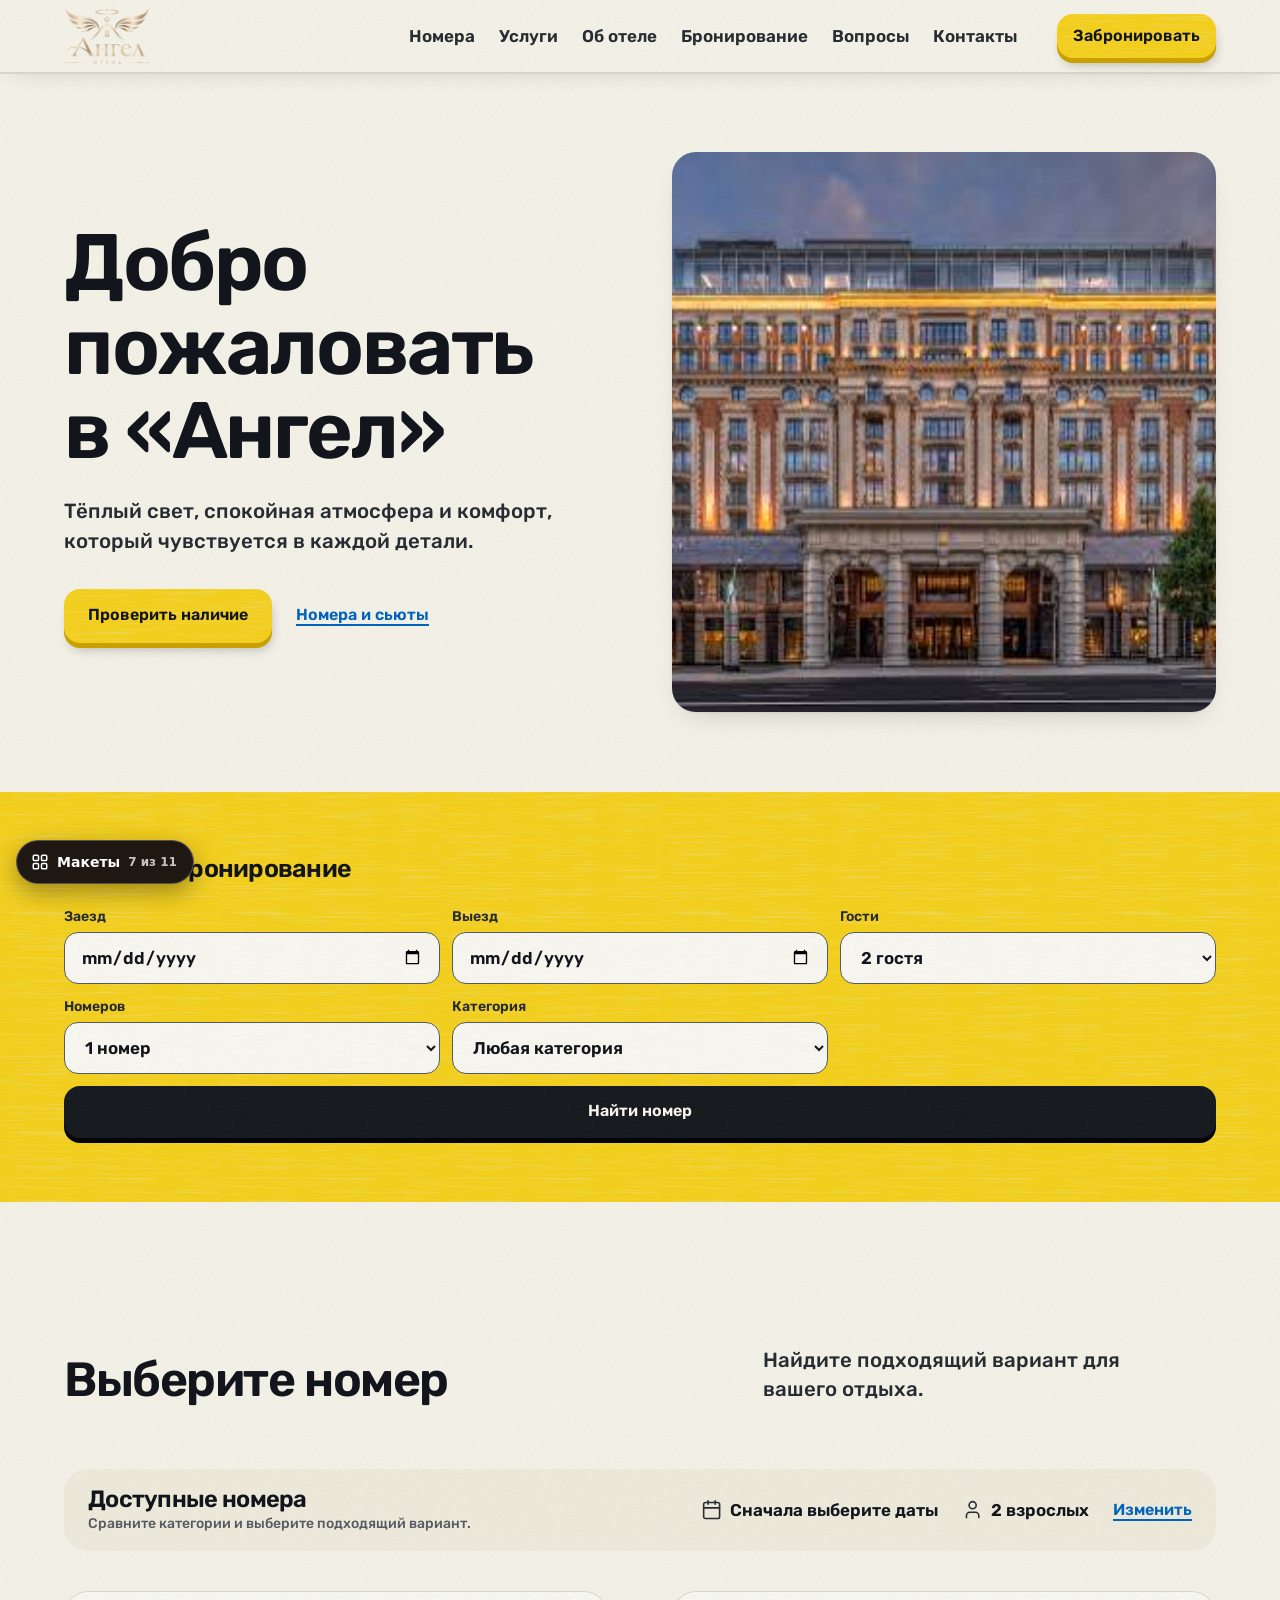
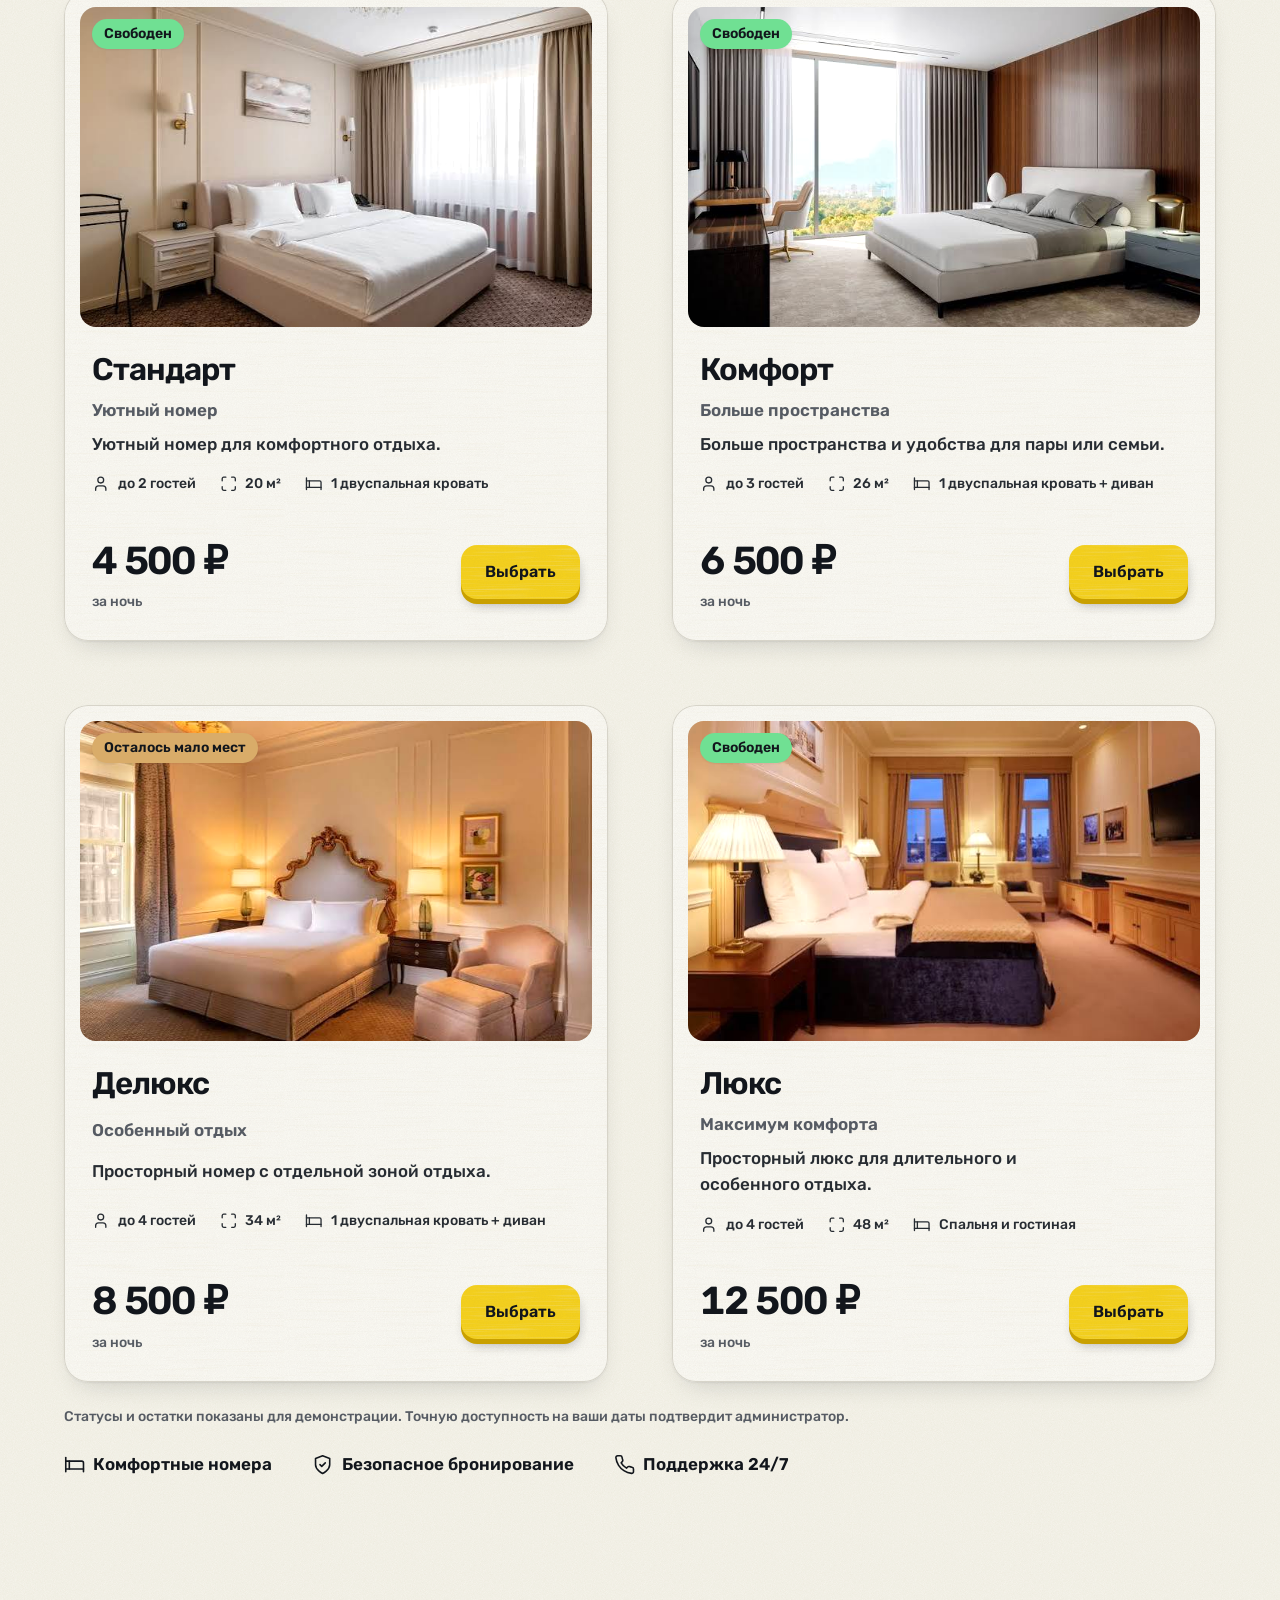
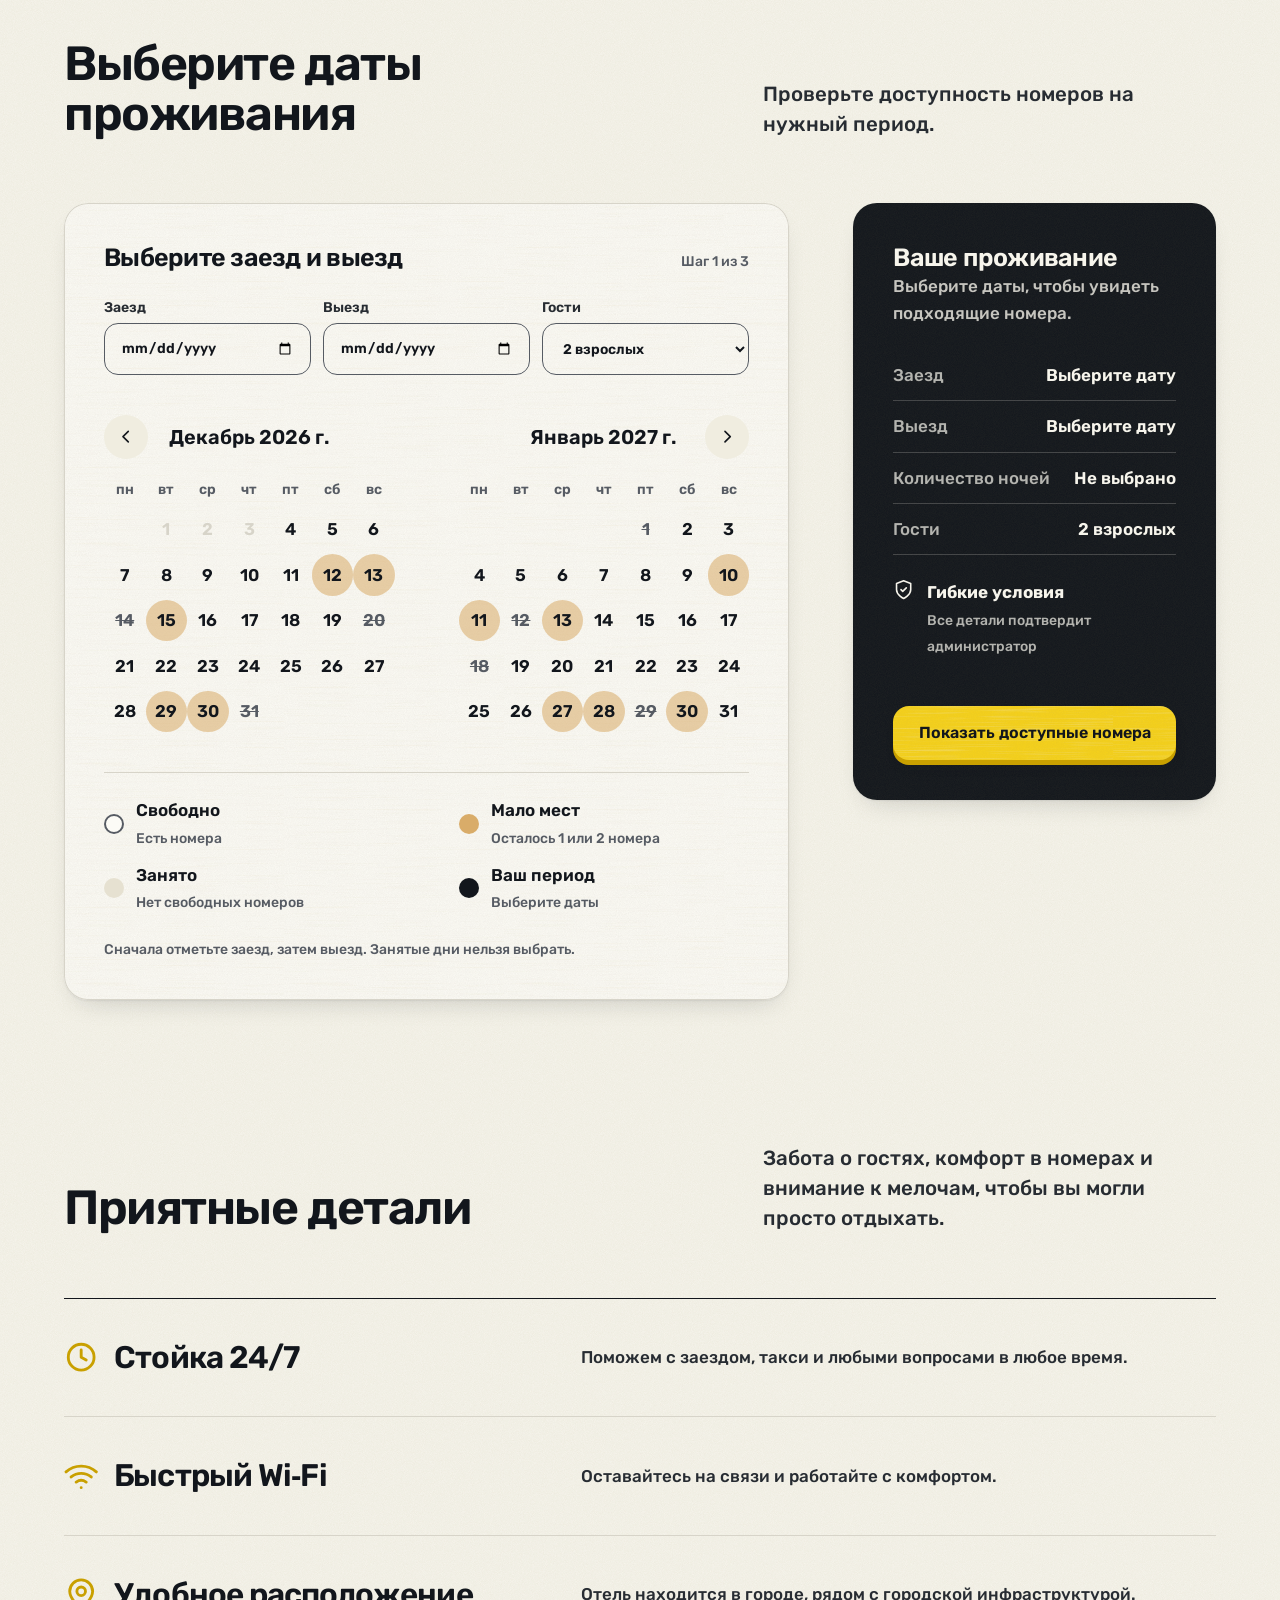
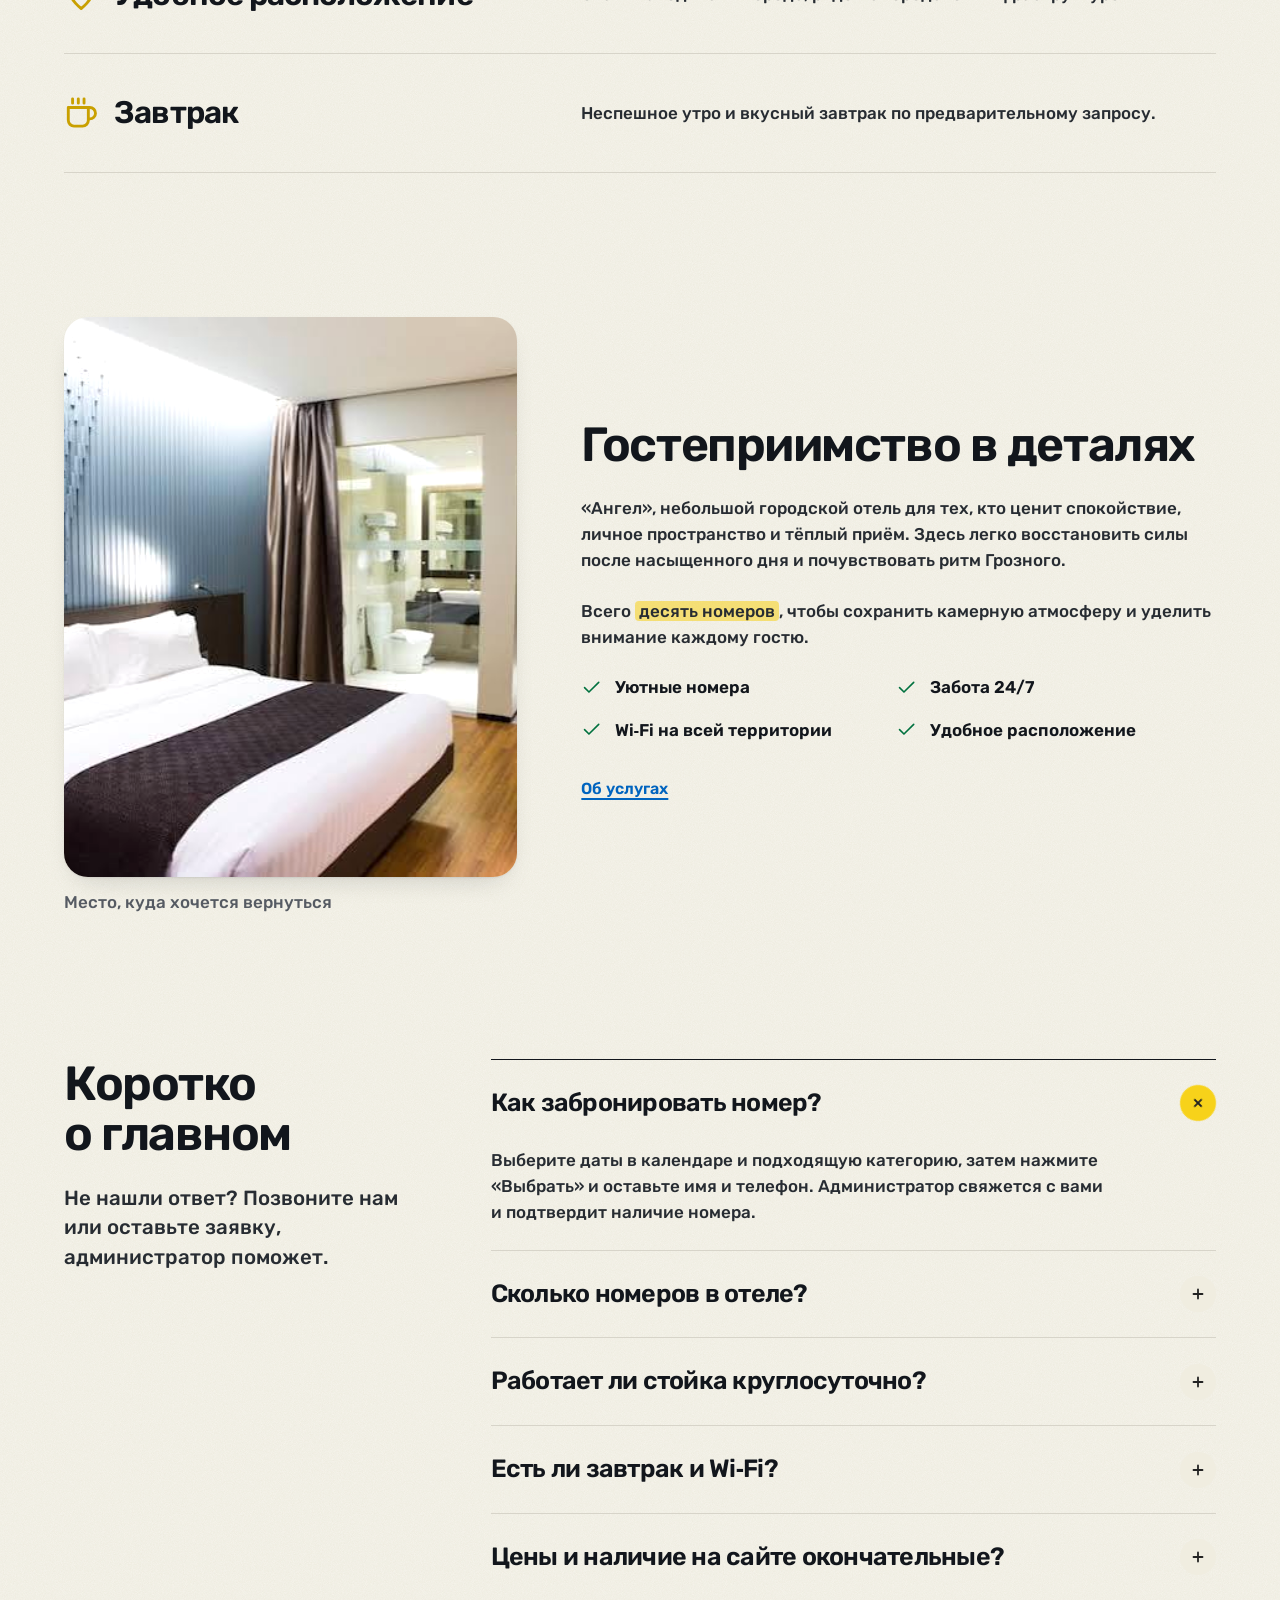
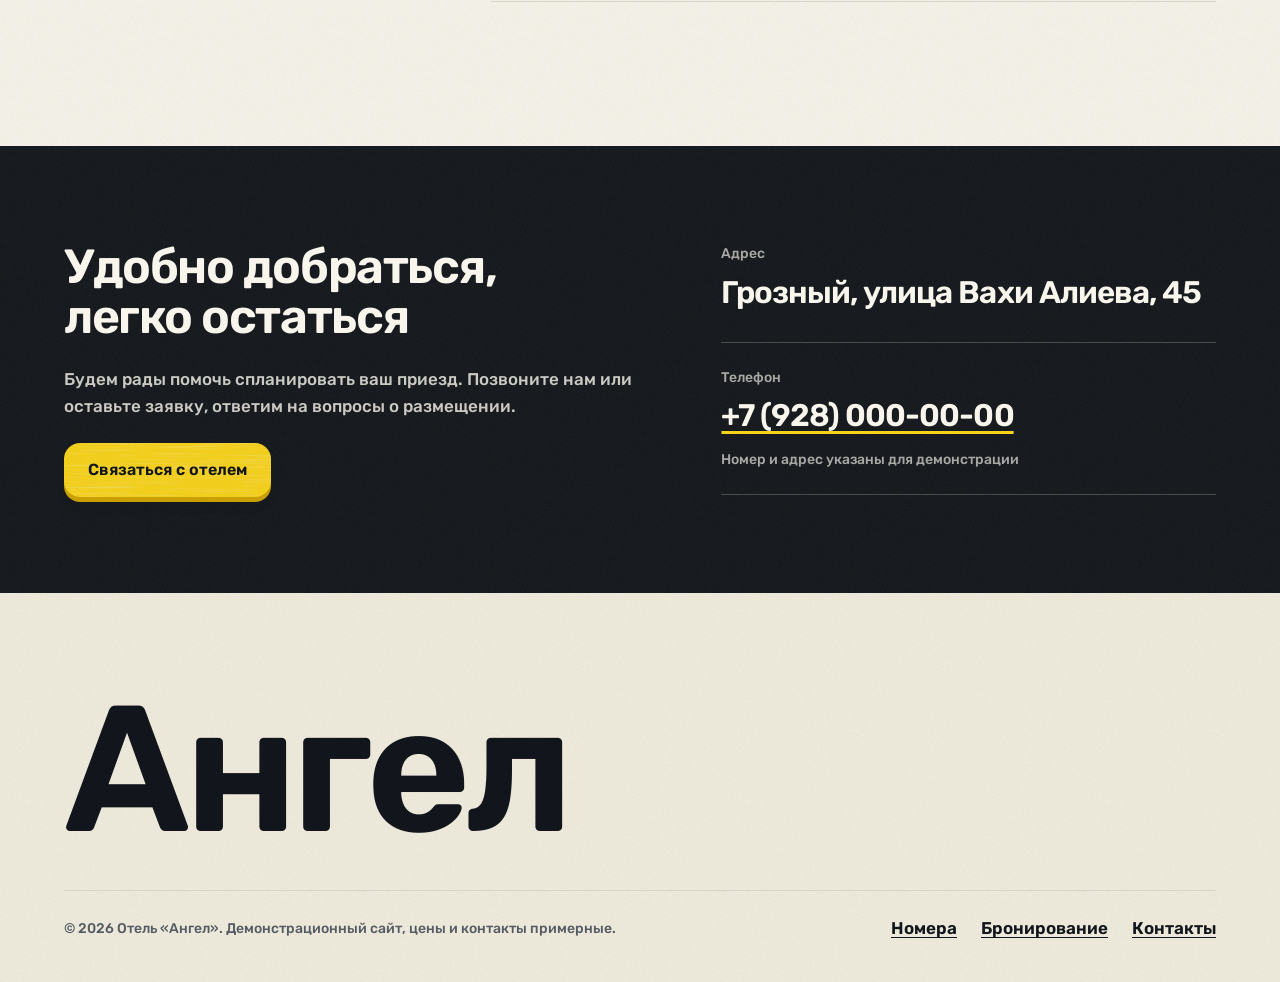
<file: versions/v7/index.html>
<!DOCTYPE html>
<html lang="ru">
<head>
  <meta charset="UTF-8">
  <meta name="viewport" content="width=device-width, initial-scale=1.0">
  <meta name="theme-color" content="#f6f3e4">
  <meta name="description" content="Ангел, камерный отель в Грозном. Выберите номер и проверьте свободные даты онлайн.">
  <title>Ангел, отель в Грозном</title>
  <link rel="stylesheet" href="styles.css">
</head>
<body>
  <header class="nav"><div class="container nav-in">
    <a class="wordmark" href="#top" aria-label="Ангел, на главную"><img src="../../logo.png" alt="Ангел, отель" style="height:56px;width:auto;display:block"></a>
    <div class="nav-end">
      <nav class="nav-links" aria-label="Разделы"><a href="#rooms">Номера</a><a href="#services">Услуги</a><a href="#about">Об отеле</a><a href="#availability">Бронирование</a><a href="#faq">Вопросы</a><a href="#contacts">Контакты</a></nav>
      <a class="nav-phone" href="tel:+79280000000">+7 (928) 000-00-00</a>
      <button class="btn btn--primary btn--small" type="button" data-book>Забронировать</button>
    </div>
  </div></header>
  <main id="top">
    <section class="hero"><div class="container lead-grid">
      <div class="lead-block">
        <h1>Добро пожаловать в «Ангел»</h1>
        <p class="lead">Тёплый свет, спокойная атмосфера и комфорт, который чувствуется в каждой детали.</p>
        <div class="lead-actions"><a class="btn btn--primary" href="#quickSearch">Проверить наличие</a><a class="link" href="#rooms">Номера и сьюты</a></div>
      </div>
      <div class="lead-photo" data-slot="hero" data-alt="Фасад отеля Ангел в вечернем свете"><img src="../../photo-0.jpg" alt="Фасад отеля Ангел в вечернем свете" width="459" height="289" fetchpriority="high"></div>
    </div></section>
    <section class="band-pear" id="quickBooking" aria-labelledby="quickTitle"><div class="container band-in">
      <h2 class="band-title" id="quickTitle">Быстрое бронирование</h2>
      <form class="bookingbar" id="quickSearch">
        <div class="field"><label for="quickIn">Заезд</label><input id="quickIn" type="date"></div>
        <div class="field"><label for="quickOut">Выезд</label><input id="quickOut" type="date"></div>
        <div class="field"><label for="guests">Гости</label><select id="guests"><option>1 гость</option><option selected>2 гостя</option><option>3 гостя</option><option>4 гостя</option></select></div>
        <div class="field"><label for="roomsCount">Номеров</label><select id="roomsCount"><option selected>1 номер</option><option>2 номера</option><option>3 номера</option></select></div>
        <button class="btn btn--ink" type="submit">Найти номер</button>
      </form>
    </div></section>
    <section class="section" id="rooms" data-reveal><div class="container">
      <div class="head"><h2>Выберите номер</h2><p class="lead">Найдите подходящий вариант для вашего отдыха.</p></div>
      <div class="trip"><div><h3 id="roomsStepTitle">Доступные номера</h3><p>Сравните категории и выберите подходящий вариант.</p></div><div class="trip-facts"><span><svg class="i" viewBox="0 0 24 24" aria-hidden="true"><rect x="3" y="4" width="18" height="18" rx="2"/><path d="M16 2v4M8 2v4M3 10h18"/></svg> <b id="roomsTripDates">Выберите даты</b></span><span><svg class="i" viewBox="0 0 24 24" aria-hidden="true"><path d="M19 21v-2a4 4 0 0 0-4-4H9a4 4 0 0 0-4 4v2"/><circle cx="12" cy="7" r="4"/></svg> <b id="roomsTripGuests">2 взрослых</b></span><button class="link" type="button" id="editTripDates">Изменить</button></div></div>
      <div class="rooms-grid" id="roomCards"></div>
      <p class="room-note">Статусы и остатки показаны для демонстрации. Точную доступность на ваши даты подтвердит администратор.</p>
      <ul class="benefits"><li><svg class="i" viewBox="0 0 24 24" aria-hidden="true"><path d="M2 4v16"/><path d="M2 8h18a2 2 0 0 1 2 2v10"/><path d="M2 17h20"/><path d="M6 8v9"/></svg> Комфортные номера</li><li><svg class="i" viewBox="0 0 24 24" aria-hidden="true"><path d="M12 22s8-4 8-10V5l-8-3-8 3v7c0 6 8 10 8 10z"/><path d="m9 12 2 2 4-4"/></svg> Безопасное бронирование</li><li><svg class="i" viewBox="0 0 24 24" aria-hidden="true"><path d="M22 16.92v3a2 2 0 0 1-2.18 2 19.79 19.79 0 0 1-8.63-3.07 19.5 19.5 0 0 1-6-6 19.79 19.79 0 0 1-3.07-8.67A2 2 0 0 1 4.11 2h3a2 2 0 0 1 2 1.72c.13.96.36 1.9.7 2.81a2 2 0 0 1-.45 2.11L8.09 9.91a16 16 0 0 0 6 6l1.27-1.27a2 2 0 0 1 2.11-.45c.91.34 1.85.57 2.81.7A2 2 0 0 1 22 16.92z"/></svg> Поддержка 24/7</li></ul>
    </div></section>
    <section class="section" id="availability" data-reveal><div class="container">
      <div class="head"><h2>Выберите даты проживания</h2><p class="lead">Проверьте доступность номеров на нужный период.</p></div>
      <div class="cal-grid">
        <div class="calendar-box">
          <div class="step-line"><h3>Выберите заезд и выезд</h3><small>Шаг 1 из 3</small></div>
          <div class="date-inputs"><label>Заезд<input id="calendarCheckin" type="date"></label><label>Выезд<input id="calendarCheckout" type="date"></label><label>Гости<select id="calendarGuests"><option>1 взрослый</option><option selected>2 взрослых</option><option>3 взрослых</option><option>4 взрослых</option></select></label></div>
          <div class="month-pair">
            <div class="month-panel"><div class="cal-top"><button id="prevMonth" class="month-arrow" type="button" aria-label="Предыдущий месяц"><svg class="i" viewBox="0 0 24 24" aria-hidden="true"><path d="m15 18-6-6 6-6"/></svg></button><div class="cal-month" id="calMonth"></div><span class="month-spacer"></span></div><div class="cal-week"><span>пн</span><span>вт</span><span>ср</span><span>чт</span><span>пт</span><span>сб</span><span>вс</span></div><div class="cal-days" id="calDays"></div></div>
            <div class="month-panel next-month-panel"><div class="cal-top"><span class="month-spacer"></span><div class="cal-month" id="calMonthNext"></div><button id="nextMonth" class="month-arrow" type="button" aria-label="Следующий месяц"><svg class="i" viewBox="0 0 24 24" aria-hidden="true"><path d="m9 18 6-6-6-6"/></svg></button></div><div class="cal-week"><span>пн</span><span>вт</span><span>ср</span><span>чт</span><span>пт</span><span>сб</span><span>вс</span></div><div class="cal-days" id="calDaysNext"></div></div>
          </div>
          <div class="cal-legend"><span><i class="legend-swatch"></i><span><strong>Свободно</strong><small>Есть номера</small></span></span><span><i class="legend-swatch few"></i><span><strong>Мало мест</strong><small>Осталось 1 или 2 номера</small></span></span><span><i class="legend-swatch full"></i><span><strong>Занято</strong><small>Нет свободных номеров</small></span></span><span class="period-legend"><i class="period-swatch"></i><span><strong>Ваш период</strong><small id="periodLegend">Выберите даты</small></span></span></div>
          <div class="range-summary" id="rangeSummary" aria-live="polite"></div>
          <p class="cal-hint">Сначала отметьте заезд, затем выезд. Занятые дни нельзя выбрать.</p>
        </div>
        <aside class="summary">
          <div><h3 id="resultsTitle">Ваше проживание</h3><p id="resultsText">Выберите даты, чтобы увидеть подходящие номера.</p></div>
          <div class="stay-summary"><div class="stay-line"><span>Заезд</span><strong id="summaryCheckin">Выберите дату</strong></div><div class="stay-line"><span>Выезд</span><strong id="summaryCheckout">Выберите дату</strong></div><div class="stay-line"><span>Количество ночей</span><strong id="summaryNights">Не выбрано</strong></div><div class="stay-line"><span>Гости</span><strong id="summaryGuests">2 взрослых</strong></div></div>
          <div class="cancel-note"><svg class="i" viewBox="0 0 24 24" aria-hidden="true"><path d="M12 22s8-4 8-10V5l-8-3-8 3v7c0 6 8 10 8 10z"/><path d="m9 12 2 2 4-4"/></svg><span><strong>Гибкие условия</strong><small>Все детали подтвердит администратор</small></span></div>
          <div id="availabilityList" class="stay-available-list"></div>
          <button class="btn btn--primary" id="showAvailableRooms" type="button">Показать доступные номера</button>
        </aside>
      </div>
    </div></section>
    <section class="section" id="services" data-reveal><div class="container">
      <div class="head"><h2>Приятные детали</h2><p class="lead">Забота о гостях, комфорт в номерах и внимание к мелочам, чтобы вы могли просто отдыхать.</p></div>
      <ul class="rows">
        <li class="row"><h3><svg class="i" viewBox="0 0 24 24" aria-hidden="true"><circle cx="12" cy="12" r="9"/><path d="M12 7v5l3.5 2"/></svg> Стойка 24/7</h3><p>Поможем с заездом, такси и любыми вопросами в любое время.</p></li>
        <li class="row"><h3><svg class="i" viewBox="0 0 24 24" aria-hidden="true"><path d="M5 12.55a11 11 0 0 1 14 0M1.42 9a16 16 0 0 1 21.16 0M8.53 16.11a6 6 0 0 1 6.95 0"/><path d="M12 20h.01"/></svg> Быстрый Wi‑Fi</h3><p>Оставайтесь на связи и работайте с комфортом.</p></li>
        <li class="row"><h3><svg class="i" viewBox="0 0 24 24" aria-hidden="true"><path d="M20 10c0 6-8 12-8 12s-8-6-8-12a8 8 0 0 1 16 0Z"/><circle cx="12" cy="10" r="3"/></svg> Удобное расположение</h3><p>Отель находится в городе, рядом с городской инфраструктурой.</p></li>
        <li class="row"><h3><svg class="i" viewBox="0 0 24 24" aria-hidden="true"><path d="M17 8h1a4 4 0 0 1 0 8h-1"/><path d="M3 8h14v9a4 4 0 0 1-4 4H7a4 4 0 0 1-4-4Z"/><path d="M6 2v3M10 2v3M14 2v3"/></svg> Завтрак</h3><p>Неспешное утро и вкусный завтрак по предварительному запросу.</p></li>
      </ul>
    </div></section>
    <section class="section" id="about" data-reveal><div class="container split">
      <figure class="about-fig" style="margin:0"><div class="about-photo" data-slot="about" data-alt="Светлый номер отеля Ангел"><img src="../../photo-5.jpg" alt="Светлый номер отеля Ангел" width="678" height="452" loading="lazy"></div><figcaption class="muted" style="margin-top:var(--space-sm)">Место, куда хочется вернуться</figcaption></figure>
      <div class="about-text">
        <h2>Гостеприимство в деталях</h2>
        <p>«Ангел», небольшой городской отель для тех, кто ценит спокойствие, личное пространство и тёплый приём. Здесь легко восстановить силы после насыщенного дня и почувствовать ритм Грозного.</p>
        <p>Всего <mark>десять номеров</mark>, чтобы сохранить камерную атмосферу и уделить внимание каждому гостю.</p>
        <ul class="checks"><li><svg class="i" viewBox="0 0 24 24" aria-hidden="true"><path d="M20 6 9 17l-5-5"/></svg> Уютные номера</li><li><svg class="i" viewBox="0 0 24 24" aria-hidden="true"><path d="M20 6 9 17l-5-5"/></svg> Забота 24/7</li><li><svg class="i" viewBox="0 0 24 24" aria-hidden="true"><path d="M20 6 9 17l-5-5"/></svg> Wi‑Fi на всей территории</li><li><svg class="i" viewBox="0 0 24 24" aria-hidden="true"><path d="M20 6 9 17l-5-5"/></svg> Удобное расположение</li></ul>
        <a class="link" href="#services">Об услугах</a>
      </div>
    </div></section>
    <section class="section" id="faq" data-reveal><div class="container faq-grid">
      <div class="faq-head"><h2>Коротко о главном</h2><p class="lead">Не нашли ответ? Позвоните нам или оставьте заявку, администратор поможет.</p></div>
      <div class="faq-list">
        <details open><summary>Как забронировать номер?</summary><p>Выберите даты в календаре и подходящую категорию, затем нажмите «Выбрать» и оставьте имя и телефон. Администратор свяжется с вами и подтвердит наличие номера.</p></details>
        <details><summary>Сколько номеров в отеле?</summary><p>Всего десять номеров в четырёх категориях: Стандарт, Комфорт, Делюкс и Люкс. Камерный формат позволяет уделить внимание каждому гостю.</p></details>
        <details><summary>Работает ли стойка круглосуточно?</summary><p>Да, стойка гостя работает 24/7: поможем с заездом, такси и любыми вопросами в любое время.</p></details>
        <details><summary>Есть ли завтрак и Wi‑Fi?</summary><p>Wi‑Fi доступен на всей территории отеля. Завтрак организуем по предварительному запросу.</p></details>
        <details><summary>Цены и наличие на сайте окончательные?</summary><p>Сейчас сайт демонстрационный: цены и статусы наличия примерные. Точную стоимость и доступность на ваши даты подтверждает администратор.</p></details>
      </div>
    </div></section>
    <section class="band-ink" id="contacts" data-reveal><div class="container ink-grid">
      <div class="ink-text">
        <h2>Удобно добраться, легко остаться</h2>
        <p>Будем рады помочь спланировать ваш приезд. Позвоните нам или оставьте заявку, ответим на вопросы о размещении.</p>
        <button class="btn btn--primary" type="button" data-book>Связаться с отелем</button>
      </div>
      <dl class="contact-list">
        <div><dt>Адрес</dt><dd>Грозный, улица Вахи Алиева, 45</dd></div>
        <div><dt>Телефон</dt><dd><a href="tel:+79280000000">+7 (928) 000-00-00</a><small>Номер и адрес указаны для демонстрации</small></dd></div>
      </dl>
    </div></section>
  </main>
  <footer class="foot"><div class="container">
    <a class="foot-mast" href="#top" aria-label="Ангел, на главную">Ангел</a>
    <div class="foot-row"><p class="foot-note">© 2026 Отель «Ангел». Демонстрационный сайт, цены и контакты примерные.</p><nav class="foot-links" aria-label="Разделы"><a href="#rooms">Номера</a><a href="#availability">Бронирование</a><a href="#contacts">Контакты</a></nav></div>
  </div></footer>
  <div class="modal" id="bookingModal" role="dialog" aria-modal="true" aria-labelledby="modalTitle"><div class="modal-card"><button class="modal-close" id="closeModal" type="button" aria-label="Закрыть">×</button><h2 id="modalTitle">Заявка на бронирование</h2><p>Оставьте контакты, администратор свяжется с вами и подтвердит наличие номера.</p><form id="bookingForm"><div class="modal-fields"><label>Ваше имя<input required name="name" placeholder="Как к вам обращаться?"></label><label>Телефон<input required name="phone" type="tel" placeholder="+7 ___ ___-__-__"></label><label>Заезд<input id="modalIn" name="checkin" type="date" required></label><label>Выезд<input id="modalOut" name="checkout" type="date" required></label><label class="wide">Категория номера<select name="room" id="modalRoom"><option>Стандарт</option><option>Комфорт</option><option>Делюкс</option><option>Люкс</option></select></label></div><button class="btn btn--primary" type="submit">Отправить заявку</button><div class="fineprint">Демонстрационная форма: отправка заявки и подтверждение брони пока не подключены.</div></form></div></div><div class="toast" id="toast" role="status"></div>
    <script>
    const I={user:'<svg class="i" viewBox="0 0 24 24" aria-hidden="true"><path d="M19 21v-2a4 4 0 0 0-4-4H9a4 4 0 0 0-4 4v2"/><circle cx="12" cy="7" r="4"/></svg>',size:'<svg class="i" viewBox="0 0 24 24" aria-hidden="true"><path d="M8 3H5a2 2 0 0 0-2 2v3m18 0V5a2 2 0 0 0-2-2h-3m0 18h3a2 2 0 0 0 2-2v-3M3 16v3a2 2 0 0 0 2 2h3"/></svg>',bed:'<svg class="i" viewBox="0 0 24 24" aria-hidden="true"><path d="M2 4v16"/><path d="M2 8h18a2 2 0 0 1 2 2v10"/><path d="M2 17h20"/><path d="M6 8v9"/></svg>'};
    const rooms=[
      {name:'Стандарт',type:'Уютный номер',price:4500,capacity:'до 2 гостей',size:'20 м²',beds:'1 двуспальная кровать',count:4,img:'../../photo-3.jpg',thumbs:['../../photo-3.jpg','../../photo-1.jpg','../../photo-4.jpg','../../photo-8.jpg'],desc:'Уютный номер для комфортного отдыха.'},
      {name:'Комфорт',type:'Больше пространства',price:6500,capacity:'до 3 гостей',size:'26 м²',beds:'1 двуспальная кровать + диван',count:3,img:'../../photo-1.jpg',thumbs:['../../photo-1.jpg','../../photo-10.jpg','../../photo-4.jpg','../../photo-8.jpg'],desc:'Больше пространства и удобства для пары или семьи.'},
      {name:'Делюкс',type:'Особенный отдых',price:8500,capacity:'до 4 гостей',size:'34 м²',beds:'1 двуспальная кровать + диван',count:2,img:'../../photo-10.jpg',thumbs:['../../photo-10.jpg','../../photo-3.jpg','../../photo-1.jpg','../../photo-4.jpg'],desc:'Просторный номер с отдельной зоной отдыха.'},
      {name:'Люкс',type:'Максимум комфорта',price:12500,capacity:'до 4 гостей',size:'48 м²',beds:'Спальня и гостиная',count:1,img:'../../photo-4.jpg',thumbs:['../../photo-4.jpg','../../photo-8.jpg','../../photo-10.jpg','../../photo-1.jpg'],desc:'Просторный люкс для длительного и особенного отдыха.'}
    ];
    const fmt=n=>new Intl.NumberFormat('ru-RU').format(n);
    document.getElementById('roomCards').innerHTML='';
    const today=new Date();today.setHours(0,0,0,0);let view=new Date(today.getFullYear(),today.getMonth(),1),checkin=null,checkout=null;
    const pad=n=>String(n).padStart(2,'0'), dateKey=d=>`${d.getFullYear()}-${pad(d.getMonth()+1)}-${pad(d.getDate())}`;
    const monthName=d=>new Intl.DateTimeFormat('ru-RU',{month:'long',year:'numeric'}).format(d);
    function statusFor(d){let x=(d.getDate()*13+d.getMonth()*7+d.getFullYear())%17;if(x===0||x===7)return 'full';if(x===3||x===11||x===15)return 'few';return 'free'}
    function drawMonth(box,month,showNav){box.innerHTML='';const first=new Date(month.getFullYear(),month.getMonth(),1),offset=(first.getDay()+6)%7,days=new Date(month.getFullYear(),month.getMonth()+1,0).getDate();for(let i=0;i<offset;i++)box.append(document.createElement('span'));for(let n=1;n<=days;n++){const d=new Date(month.getFullYear(),month.getMonth(),n),b=document.createElement('button'),status=statusFor(d),isPast=d<today;b.type='button';b.className='day '+(status==='full'?'full':status==='few'?'few':'available')+(isPast?' past':'');b.setAttribute('aria-label',`${n} ${monthName(month)}, ${status==='full'?'занято':status==='few'?'осталось мало мест':'свободно'}`);b.setAttribute('aria-pressed',String(Boolean((checkin&&dateKey(d)===dateKey(checkin))||(checkout&&dateKey(d)===dateKey(checkout)))));b.textContent=n;b.disabled=isPast||status==='full';if((checkin&&dateKey(d)===dateKey(checkin))||(checkout&&dateKey(d)===dateKey(checkout)))b.classList.add('selected');if(checkin&&checkout&&d>checkin&&d<checkout)b.classList.add('inrange');if(checkin&&!checkout&&d>checkin)b.classList.add('range-candidate');if(checkin&&d.getTime()===d0(checkin))b.classList.add('range-start');if(checkout&&d.getTime()===d0(checkout))b.classList.add('range-end');if(checkin&&checkout&&d>checkin&&d<checkout&&status==='full')b.classList.add('range-conflict');b.addEventListener('click',()=>selectDate(d));box.append(b)}}
    const d0=d=>new Date(d.getFullYear(),d.getMonth(),d.getDate()).getTime();
    function renderCalendar(){const box=document.getElementById('calDays');if(!box)return;const monthLabel=document.getElementById('calMonth');if(monthLabel)monthLabel.textContent=monthName(view).replace(/^./,s=>s.toUpperCase());drawMonth(box,view);const second=document.getElementById('calDaysNext');if(second){const next=new Date(view.getFullYear(),view.getMonth()+1,1);document.getElementById('calMonthNext').textContent=monthName(next).replace(/^./,s=>s.toUpperCase());drawMonth(second,next)}const a=document.getElementById('calendarCheckin'),b=document.getElementById('calendarCheckout');if(a)a.value=checkin?dateKey(checkin):'';if(b)b.value=checkout?dateKey(checkout):''}
    function selectDate(d){if(statusFor(d)==='full'||d<today)return;if(!checkin||checkout||d<=checkin){checkin=d;checkout=null}else{let blocked=false;for(let day=new Date(checkin);day<d;day.setDate(day.getDate()+1))if(statusFor(day)==='full'){blocked=true;break}if(blocked){checkin=d;checkout=null}else checkout=d}renderCalendar();updateResults();syncSelectionStatus()}
    function syncSelectionStatus(){let el=document.getElementById('selectionStatus');if(el){el.classList.toggle('step-two',Boolean(checkin&&!checkout));el.classList.toggle('done',Boolean(checkin&&checkout));el.textContent=!checkin?'Сначала выберите дату заезда':!checkout?'Теперь выберите дату выезда':`${new Intl.DateTimeFormat('ru-RU',{day:'numeric',month:'long'}).format(checkin)} по ${new Intl.DateTimeFormat('ru-RU',{day:'numeric',month:'long'}).format(checkout)}, период выбран`}const box=document.getElementById('rangeSummary');if(!box)return;box.classList.toggle('visible',Boolean(checkin));if(!checkin){box.innerHTML='';return}if(!checkout){box.innerHTML=`Заезд: <strong>${new Intl.DateTimeFormat('ru-RU',{day:'numeric',month:'long'}).format(checkin)}</strong>, выберите дату выезда`;return}const n=Math.max(1,Math.round((checkout-checkin)/86400000)),blocked=[];for(let d=new Date(checkin);d<checkout;d.setDate(d.getDate()+1))if(statusFor(d)==='full')blocked.push(new Date(d));box.innerHTML=`<strong>${n} ${n===1?'ночь':n<5?'ночи':'ночей'}</strong>, ${new Intl.DateTimeFormat('ru-RU',{day:'numeric',month:'short'}).format(checkin)} по ${new Intl.DateTimeFormat('ru-RU',{day:'numeric',month:'short'}).format(checkout)}${blocked.length?`<br><span class="conflict-note">В выбранном периоде ${blocked.length} занятых ${blocked.length===1?'день':'дня'}; проверьте доступность номеров справа.</span>`:'<br>Даты выбраны. Доступность номера уточняется по выбранному периоду.'}`;const fmtDate=d=>new Intl.DateTimeFormat('ru-RU',{day:'numeric',month:'short',year:'numeric'}).format(d);document.getElementById('summaryCheckin').textContent=checkin?fmtDate(checkin):'Выберите дату';document.getElementById('summaryCheckout').textContent=checkout?fmtDate(checkout):'Выберите дату';document.getElementById('summaryNights').textContent=checkout?`${n} ${n===1?'ночь':n<5?'ночи':'ночей'}`:'Не выбрано';document.getElementById('periodLegend').textContent=checkout?`${fmtDate(checkin)} по ${fmtDate(checkout)}`:checkin?'Выберите выезд':'Выберите даты';document.getElementById('summaryGuests').textContent=document.getElementById('calendarGuests')?.value||'2 взрослых';document.getElementById('resultsTitle').textContent=checkout?'Варианты проживания':checkin?'Выберите дату выезда':'Ваше проживание';document.getElementById('resultsText').textContent=checkout?'Подходящие номера на выбранные даты.':checkin?'Заезд выбран, теперь отметьте дату выезда.':'Выберите даты, чтобы увидеть подходящие номера.'}
    function updateResults(){syncSelectionStatus();const txt=document.getElementById('resultsText'),list=document.getElementById('availabilityList');updateRoomCards();if(!checkin||!checkout||checkout<=checkin){list.innerHTML='';txt.textContent=checkin?'Заезд выбран, отметьте дату выезда.':'Выберите даты, чтобы увидеть подходящие номера.';return}const nights=Math.round((checkout-checkin)/86400000);txt.textContent='Демонстрационная доступность. Точное наличие подтвердит администратор.';const chosen=document.getElementById('quickRoom')?.value||'';const available=rooms.filter((r,i)=>roomStatus(r,i)!=='full'&&(!chosen||r.name===chosen));list.innerHTML=available.map(r=>`<div class="avail-row" data-available-room="${r.name}" role="button" tabindex="0" aria-label="Выбрать номер ${r.name}"><img src="${r.img}" alt=""><div><strong>${r.name}</strong><small>${roomStatus(r,rooms.indexOf(r))==='few'?'Осталось мало':`Свободен, ${r.capacity}, ${r.size}`}</small></div><div class="avail-price">${fmt(r.price*nights)} ₽<small>за ${nights} ноч.</small></div></div>`).join('')||'<div class="avail-empty">На эти даты свободных номеров не осталось. Попробуйте соседние даты или позвоните администратору.</div>';document.getElementById('modalIn').value=dateKey(checkin);document.getElementById('modalOut').value=dateKey(checkout)}
    document.getElementById('prevMonth').onclick=()=>{const candidate=new Date(view.getFullYear(),view.getMonth()-1,1);if(candidate<new Date(today.getFullYear(),today.getMonth(),1))return;view=candidate;renderCalendar()};document.getElementById('nextMonth').onclick=()=>{view=new Date(view.getFullYear(),view.getMonth()+1,1);renderCalendar()};renderCalendar();
    const minDate=dateKey(today);for(const id of ['quickIn','quickOut','modalIn','modalOut'])document.getElementById(id).min=minDate;
    for(const id of ['calendarCheckin','calendarCheckout'])document.getElementById(id).min=minDate;
    document.getElementById('calendarCheckin').addEventListener('change',e=>{const d=new Date(e.target.value+'T00:00:00');if(!e.target.value||d<today||statusFor(d)==='full'){e.target.value='';return}checkin=d;checkout=null;view=new Date(d.getFullYear(),d.getMonth(),1);renderCalendar();updateResults()});
    document.getElementById('calendarCheckout').addEventListener('change',e=>{const d=new Date(e.target.value+'T00:00:00');if(!e.target.value||!checkin||d<=checkin||statusFor(d)==='full'){e.target.value='';return}for(let day=new Date(checkin);day<d;day.setDate(day.getDate()+1))if(statusFor(day)==='full'){e.target.value='';return}checkout=d;view=new Date(checkin.getFullYear(),checkin.getMonth(),1);renderCalendar();updateResults()});
    document.getElementById('calendarGuests').addEventListener('change',()=>{document.getElementById('summaryGuests').textContent=document.getElementById('calendarGuests').value;document.getElementById('guests').value=document.getElementById('calendarGuests').value.replace(' взрослых',' гостей').replace(' взрослый',' гость')});
    document.getElementById('showAvailableRooms').addEventListener('click',()=>{if(!checkin||!checkout){document.getElementById('calendarCheckin').focus();document.getElementById('resultsText').textContent='Сначала выберите доступные даты заезда и выезда.';return}document.getElementById('rooms').scrollIntoView({behavior:'smooth'});setTimeout(()=>document.getElementById('roomCards').scrollIntoView({behavior:'smooth',block:'center'}),250)});
    document.getElementById('editTripDates').addEventListener('click',()=>document.getElementById('availability').scrollIntoView({behavior:'smooth'}));
    document.getElementById('prevMonth').onclick=()=>{const candidate=new Date(view.getFullYear(),view.getMonth()-1,1);if(candidate<new Date(today.getFullYear(),today.getMonth(),1))return;view=candidate;renderCalendar()};document.getElementById('nextMonth').onclick=()=>{view=new Date(view.getFullYear(),view.getMonth()+1,1);renderCalendar()};
    renderCalendar();syncSelectionStatus();
    function setDates(){let a=document.getElementById('quickIn').value,b=document.getElementById('quickOut').value;if(a){checkin=new Date(a+'T00:00:00');view=new Date(checkin.getFullYear(),checkin.getMonth(),1)}if(b)checkout=new Date(b+'T00:00:00');renderCalendar();updateResults()}
    document.getElementById('quickSearch').addEventListener('submit',e=>{e.preventDefault();setDates();document.getElementById('availability').scrollIntoView({behavior:'smooth'})});
    const modal=document.getElementById('bookingModal');function openModal(){if(checkin)document.getElementById('modalIn').value=dateKey(checkin);if(checkout)document.getElementById('modalOut').value=dateKey(checkout);modal.classList.add('open')}document.querySelectorAll('[data-book]').forEach(b=>b.addEventListener('click',openModal));document.getElementById('closeModal').onclick=()=>modal.classList.remove('open');modal.addEventListener('click',e=>{if(e.target===modal)modal.classList.remove('open')});document.addEventListener('keydown',e=>{if(e.key==='Escape')modal.classList.remove('open')});
    document.getElementById('bookingForm').addEventListener('submit',e=>{e.preventDefault();modal.classList.remove('open');let t=document.getElementById('toast');t.textContent='Заявка не отправлена: форма пока не подключена. Позвоните в отель.';t.classList.add('show');setTimeout(()=>t.classList.remove('show'),4500)});

    // Связанный и понятный путь бронирования: поиск, выбор номера, итог заявки.
    const guestSelect=document.getElementById('guests');
    const roomSelect=document.getElementById('modalRoom');
    let selectedRoom='';
    const quickRoom=document.createElement('div');
    quickRoom.className='field';
    quickRoom.innerHTML='<label for="quickRoom">Категория</label><select id="quickRoom"><option value="">Любая категория</option>'+rooms.map(r=>`<option value="${r.name}">${r.name}, ${fmt(r.price)} ₽ за ночь</option>`).join('')+'</select>';
    document.getElementById('quickSearch').insertBefore(quickRoom,document.querySelector('#quickSearch button'));
    const summary=document.createElement('div');
    summary.className='booking-summary';
    summary.id='bookingSummary';
    document.querySelector('.modal-fields').after(summary);
    const nightsText=n=>`${n} ${n===1?'ночь':n<5?'ночи':'ночей'}`;
    function setSelection(name){selectedRoom=name||'';if(selectedRoom)roomSelect.value=selectedRoom;renderSummary()}
    function renderSummary(){
      const a=document.getElementById('modalIn').value,b=document.getElementById('modalOut').value;
      const room=rooms.find(r=>r.name===(selectedRoom||roomSelect.value));
      if(!room||!a||!b){summary.innerHTML='<span>Итог поездки появится после выбора дат и категории номера.</span>';return}
      const n=Math.max(1,Math.round((new Date(b+'T00:00:00')-new Date(a+'T00:00:00'))/86400000));
      summary.innerHTML=`<div><span>${room.name}, ${nightsText(n)}</span><strong>${fmt(room.price*n)} ₽</strong></div><small>${fmt(room.price)} ₽ за ночь, ${guestSelect.value}</small>`;
    }
    function chooseRoom(name){setSelection(name);document.getElementById('modalRoom').value=name;openModal()}
    function roomStatus(room,index){if(!checkin||!checkout)return index===2?'few':'free';for(let day=new Date(checkin);day<checkout;day.setDate(day.getDate()+1)){const code=(day.getDate()*13+day.getMonth()*7+day.getFullYear()+index*3)%17;if(code===0||code===7)return 'full'}const code=(checkin.getDate()+index+checkin.getMonth())%5;return code===0||code===3?'few':'free'}
    function updateRoomCards(){const grid=document.getElementById('roomCards');if(!grid)return;grid.innerHTML=rooms.map((r,i)=>{const status=roomStatus(r,i),label=status==='full'?'Нет мест':status==='few'?'Осталось мало мест':'Свободен';return `<article class="room-card${status==='full'?' is-unavailable':''}"><div class="room-image" data-slot="room-${i+1}" data-alt="Фото номера ${r.name}"><img src="${r.img}" alt="Интерьер номера ${r.name} отеля Ангел" width="640" height="400" loading="lazy"><span class="room-status ${status}" data-keep>${label}</span></div><div class="room-body"><h3 class="room-title">${r.name}</h3><p class="room-kind">${r.type}</p><p class="room-desc">${r.desc}</p><div class="room-facts"><span>${I.user} ${r.capacity}</span><span>${I.size} ${r.size}</span><span>${I.bed} ${r.beds}</span></div></div><div class="room-bottom"><p class="room-price">${fmt(r.price)} ₽<small>за ночь</small></p><button class="btn btn--primary room-choose" type="button" data-room="${r.name}" ${status==='full'?'disabled':''}>${status==='full'?'Недоступен':'Выбрать'}</button></div></article>`}).join('');const tripDates=document.getElementById('roomsTripDates');if(tripDates)tripDates.textContent=checkin&&checkout?`${new Intl.DateTimeFormat('ru-RU',{day:'numeric',month:'short'}).format(checkin)} по ${new Intl.DateTimeFormat('ru-RU',{day:'numeric',month:'short'}).format(checkout)}, ${Math.max(1,Math.round((checkout-checkin)/86400000))} ноч.`:'Сначала выберите даты';const tripGuests=document.getElementById('roomsTripGuests');if(tripGuests)tripGuests.textContent=document.getElementById('calendarGuests')?.value||'2 взрослых'}
    const renderRoomCards=()=>{updateRoomCards();document.getElementById('roomCards').addEventListener('click',e=>{const button=e.target.closest('[data-room]');if(button&&!button.disabled)chooseRoom(button.dataset.room)})};
    renderRoomCards();
    const originalUpdateResults=updateResults;
    updateResults=function(){originalUpdateResults();if(checkin&&checkout){document.getElementById('quickIn').value=dateKey(checkin);document.getElementById('quickOut').value=dateKey(checkout);document.getElementById('modalIn').value=dateKey(checkin);document.getElementById('modalOut').value=dateKey(checkout)}};
    const originalSelectDate=selectDate;
    selectDate=function(d){originalSelectDate(d);document.getElementById('quickIn').value=checkin?dateKey(checkin):'';document.getElementById('quickOut').value=checkout?dateKey(checkout):'';renderSummary()};
    const originalSetDates=setDates;
    setDates=function(){originalSetDates();const wanted=document.getElementById('quickRoom').value;if(wanted)setSelection(wanted);renderSummary()};
    document.getElementById('quickSearch').addEventListener('change',e=>{if(e.target.id==='quickRoom')setSelection(e.target.value)});
    document.getElementById('modalRoom').addEventListener('change',e=>{selectedRoom=e.target.value;renderSummary()});
    document.getElementById('modalIn').addEventListener('change',renderSummary);document.getElementById('modalOut').addEventListener('change',renderSummary);
    document.getElementById('quickIn').addEventListener('change',e=>{if(!e.target.value)return;document.getElementById('calendarCheckin').value=e.target.value;document.getElementById('calendarCheckin').dispatchEvent(new Event('change'))});
    document.getElementById('quickOut').addEventListener('change',e=>{if(!e.target.value)return;document.getElementById('calendarCheckout').value=e.target.value;document.getElementById('calendarCheckout').dispatchEvent(new Event('change'))});
    const originalOpenModal=openModal;
    openModal=function(){originalOpenModal();if(checkin&&!document.getElementById('modalIn').value)document.getElementById('modalIn').value=dateKey(checkin);if(checkout&&!document.getElementById('modalOut').value)document.getElementById('modalOut').value=dateKey(checkout);renderSummary()};
    document.getElementById('availabilityList').addEventListener('click',e=>{const row=e.target.closest('[data-available-room]');if(row)chooseRoom(row.dataset.availableRoom)});
    document.getElementById('bookingForm').addEventListener('submit',e=>{e.preventDefault();const form=e.currentTarget;if(!form.reportValidity())return;const data=new FormData(form),a=new Date(data.get('checkin')+'T00:00:00'),b=new Date(data.get('checkout')+'T00:00:00');if(b<=a){document.getElementById('modalOut').setCustomValidity('Дата выезда должна быть позже даты заезда.');document.getElementById('modalOut').reportValidity();return}document.getElementById('modalOut').setCustomValidity('');const n=Math.max(1,Math.round((b-a)/86400000)),r=rooms.find(x=>x.name===data.get('room'));modal.classList.remove('open');const t=document.getElementById('toast');t.textContent='Заявка не отправлена: форма пока не подключена. Позвоните в отель.';t.classList.add('show');setTimeout(()=>t.classList.remove('show'),6000)});

    // Одно появление секций: класс добавляет скрипт, без скрипта страница видна целиком.
    if(!window.matchMedia('(prefers-reduced-motion: reduce)').matches&&'IntersectionObserver' in window){document.documentElement.classList.add('js');
      const io=new IntersectionObserver(es=>es.forEach(e=>{if(e.isIntersecting){e.target.classList.add('is-in');io.unobserve(e.target)}}),{rootMargin:'0px 0px -8% 0px',threshold:.06});
      document.querySelectorAll('[data-reveal]').forEach(el=>{el.classList.add('will-reveal');io.observe(el)});
    }
    // Слоты: свои фото подставляются без правки вёрстки (hallmarkSlots({hero:'foto.jpg'})).
    window.hallmarkSlots=(m)=>{for(const [k,v] of Object.entries(m)){const s=document.querySelector(`[data-slot="${k}"]`);if(!s)continue;const im=new Image();im.src=typeof v==='string'?v:v.src;im.alt=(typeof v==='object'&&v.alt)||s.dataset.alt||'';s.querySelectorAll(':scope > img').forEach(o=>o.remove());s.prepend(im)}};
    document.addEventListener('error',e=>{const t=e.target;if(t&&t.tagName==='IMG'&&t.closest('[data-slot]'))t.remove()},true);
  </script>
<script src="../../switcher.js" data-id="v7" defer></script>
</body>
</html>
</file>
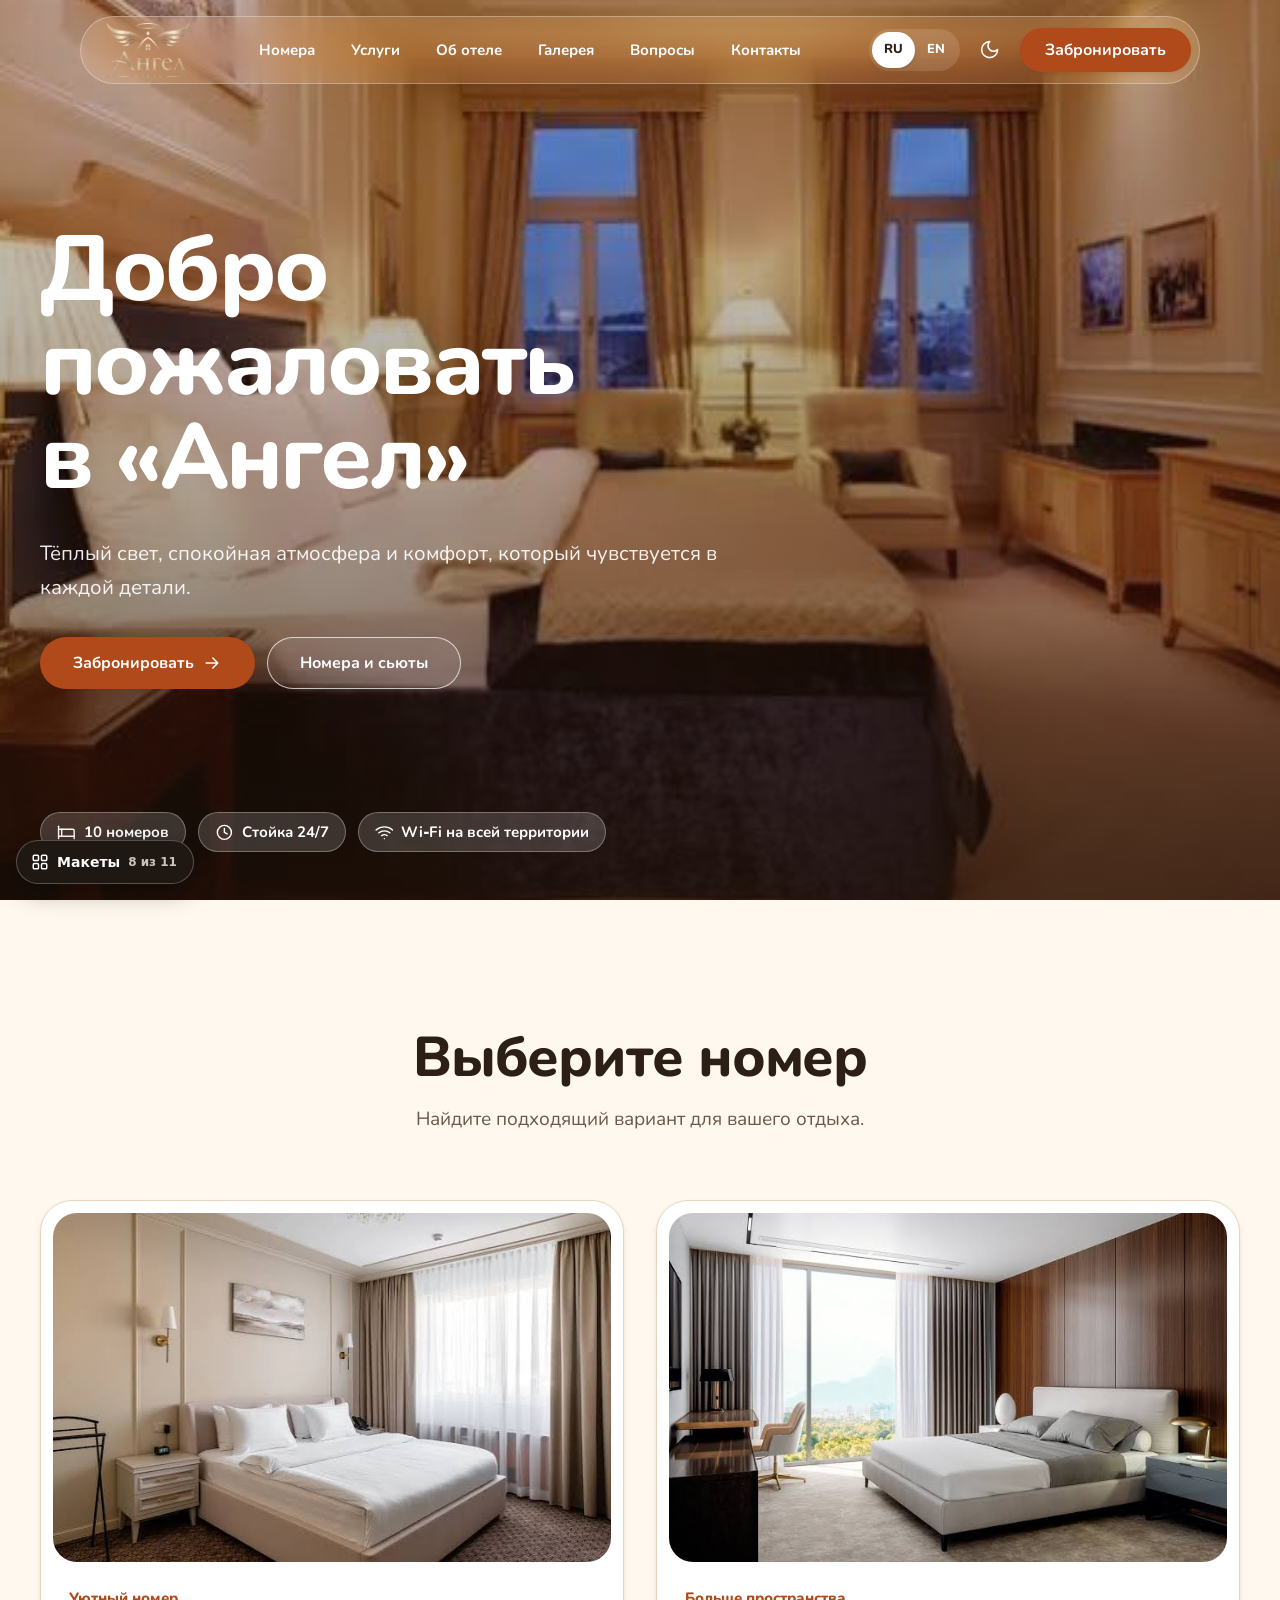
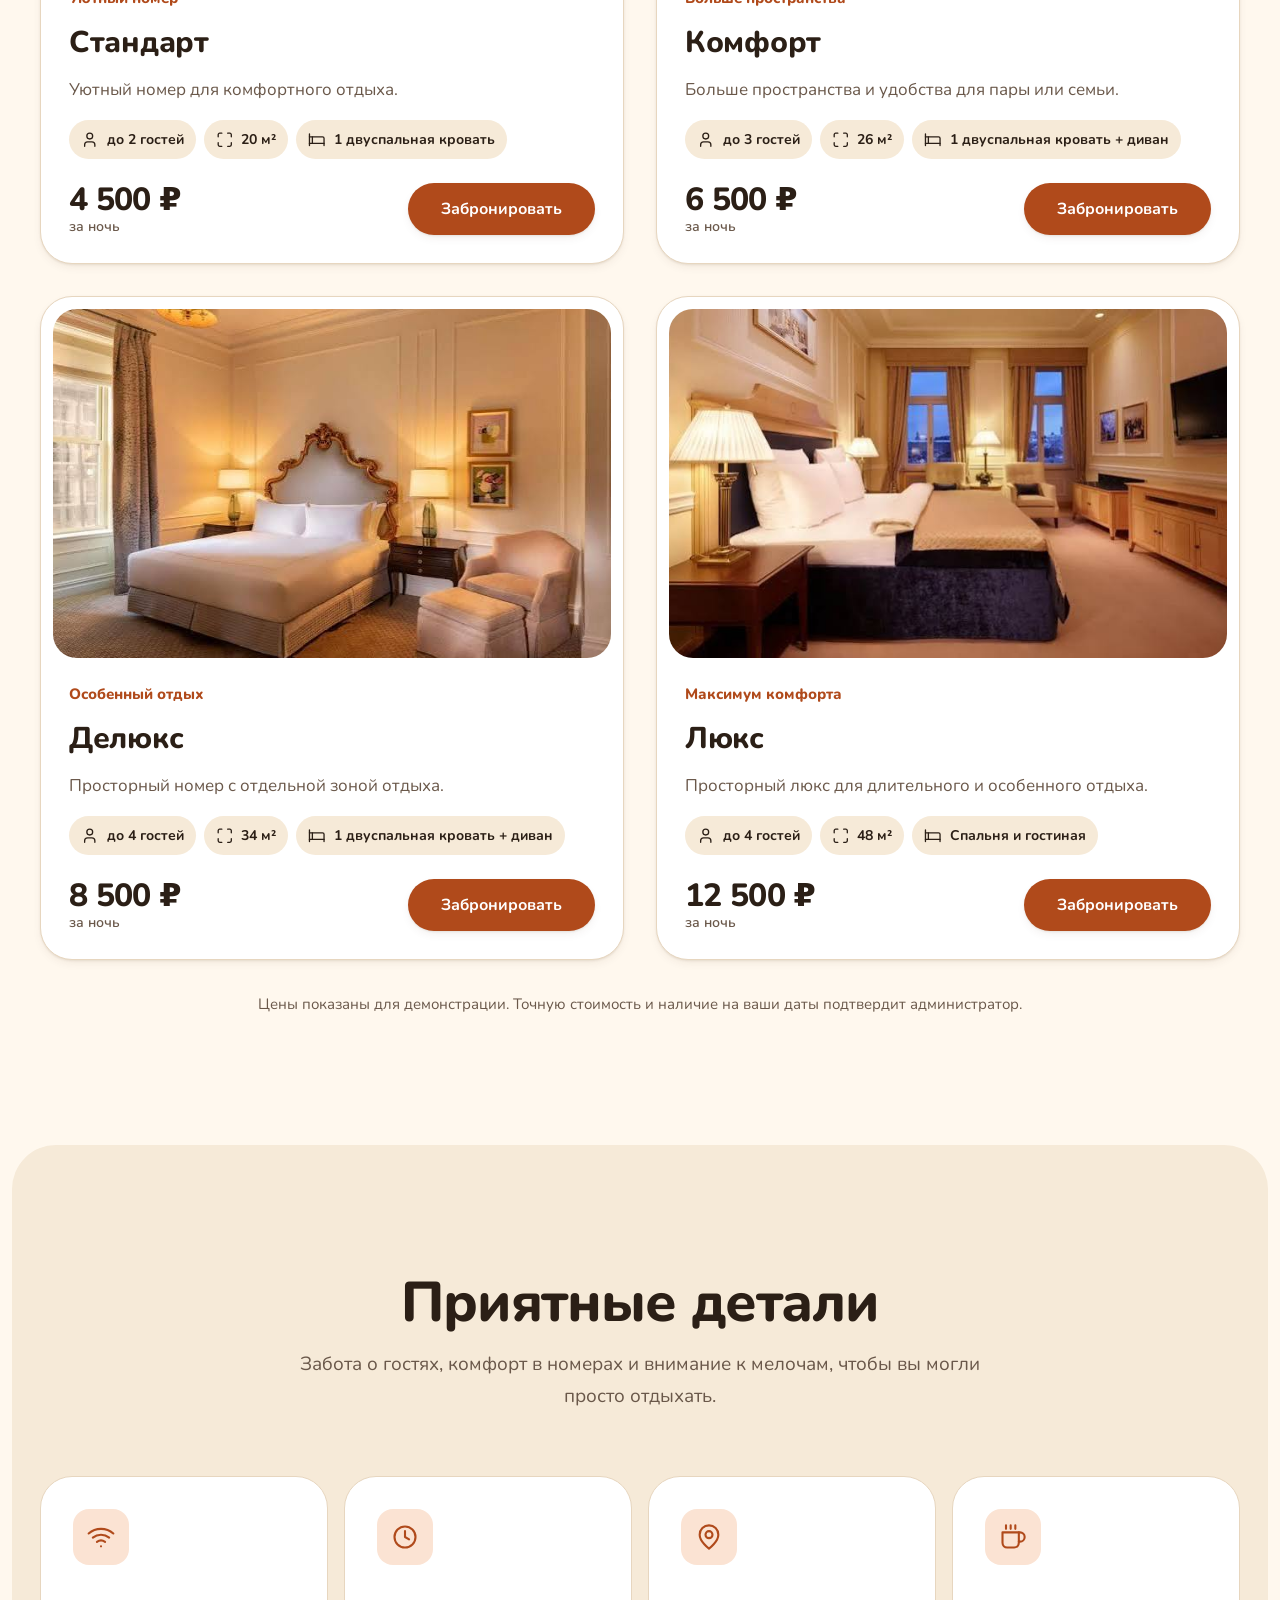
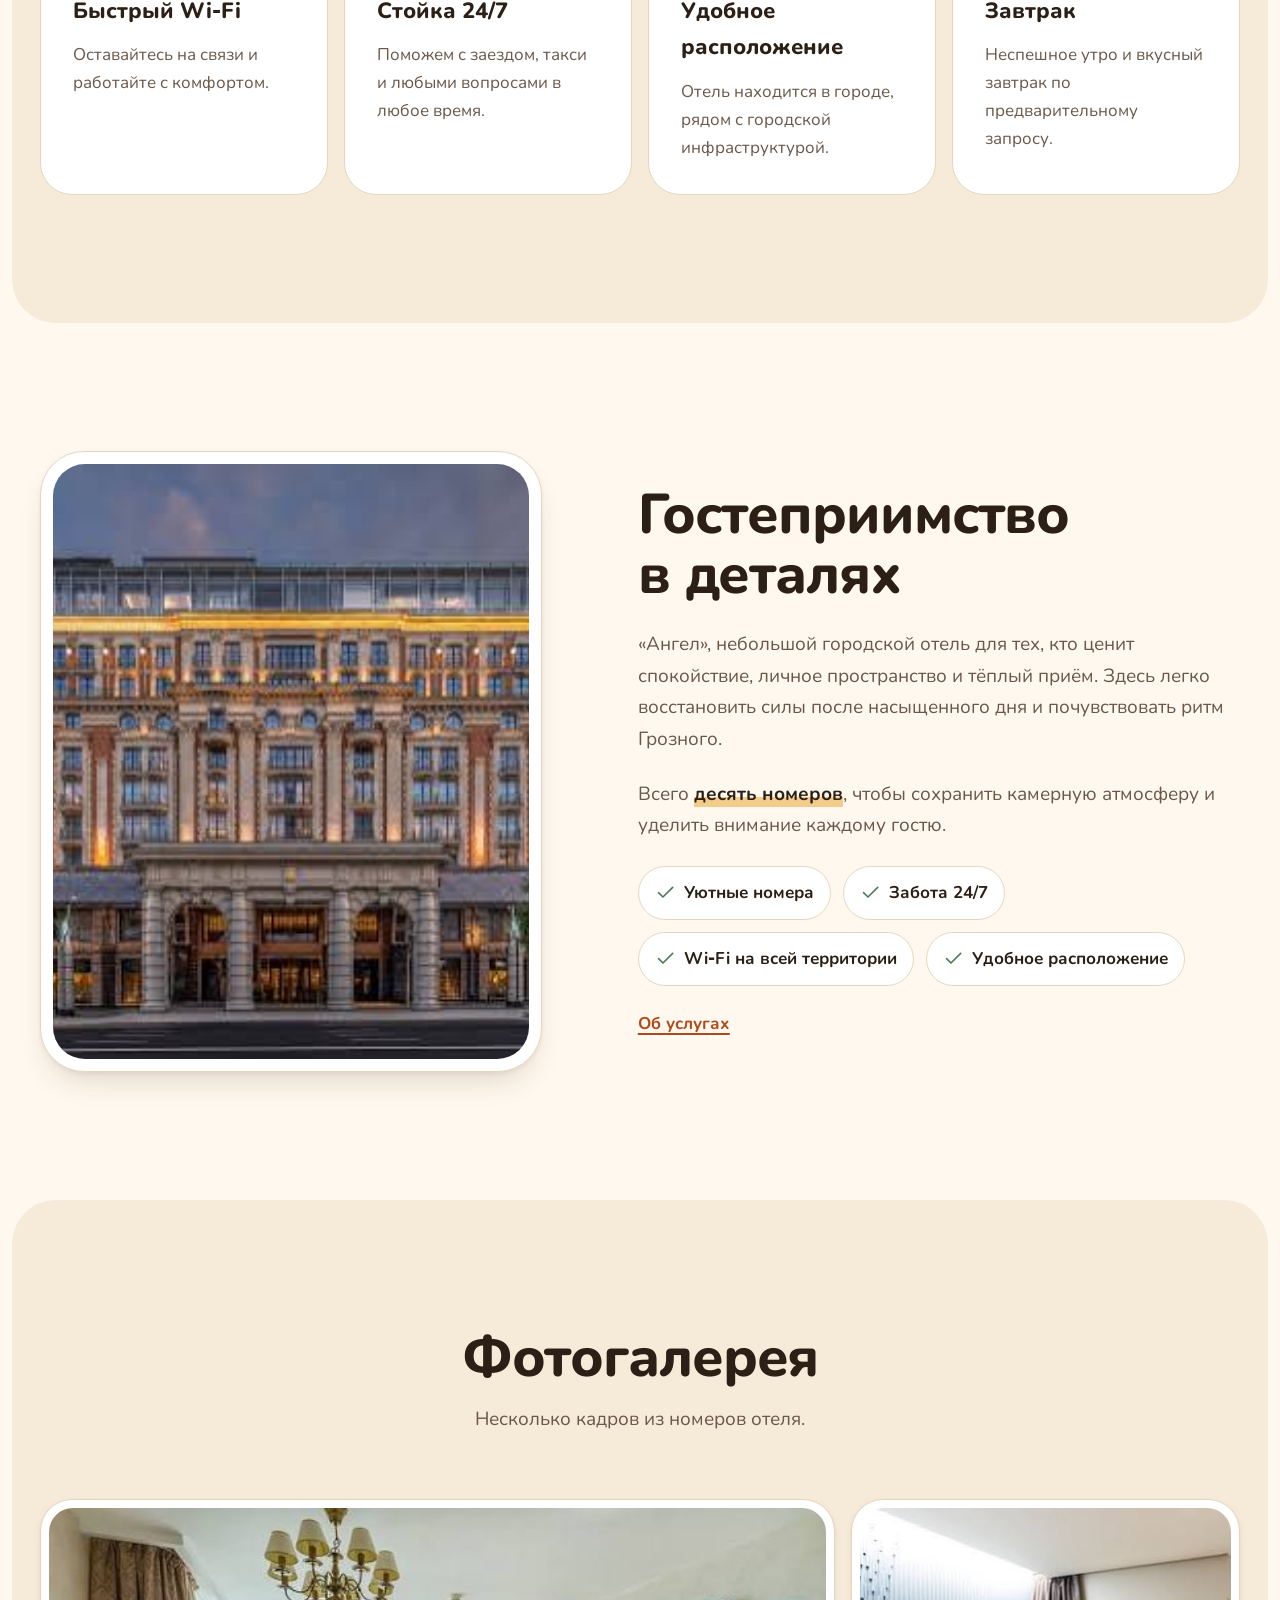
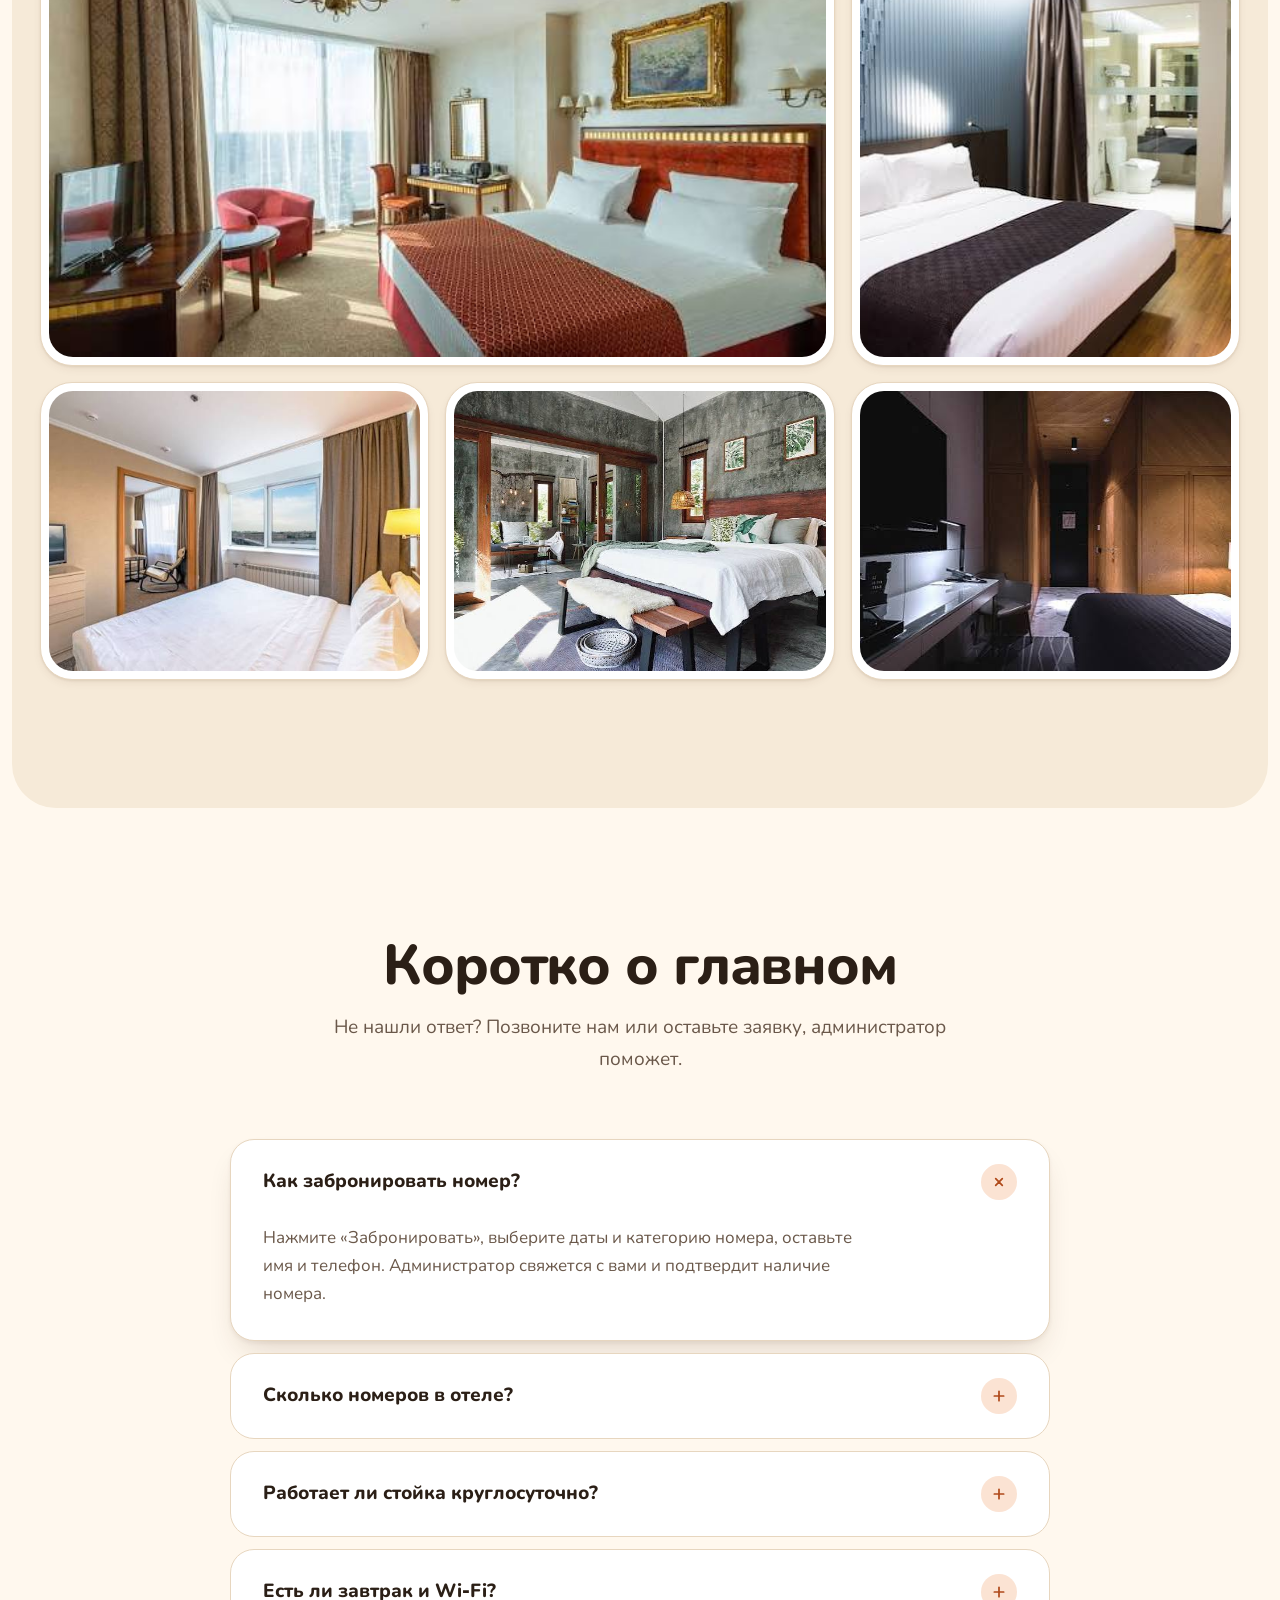
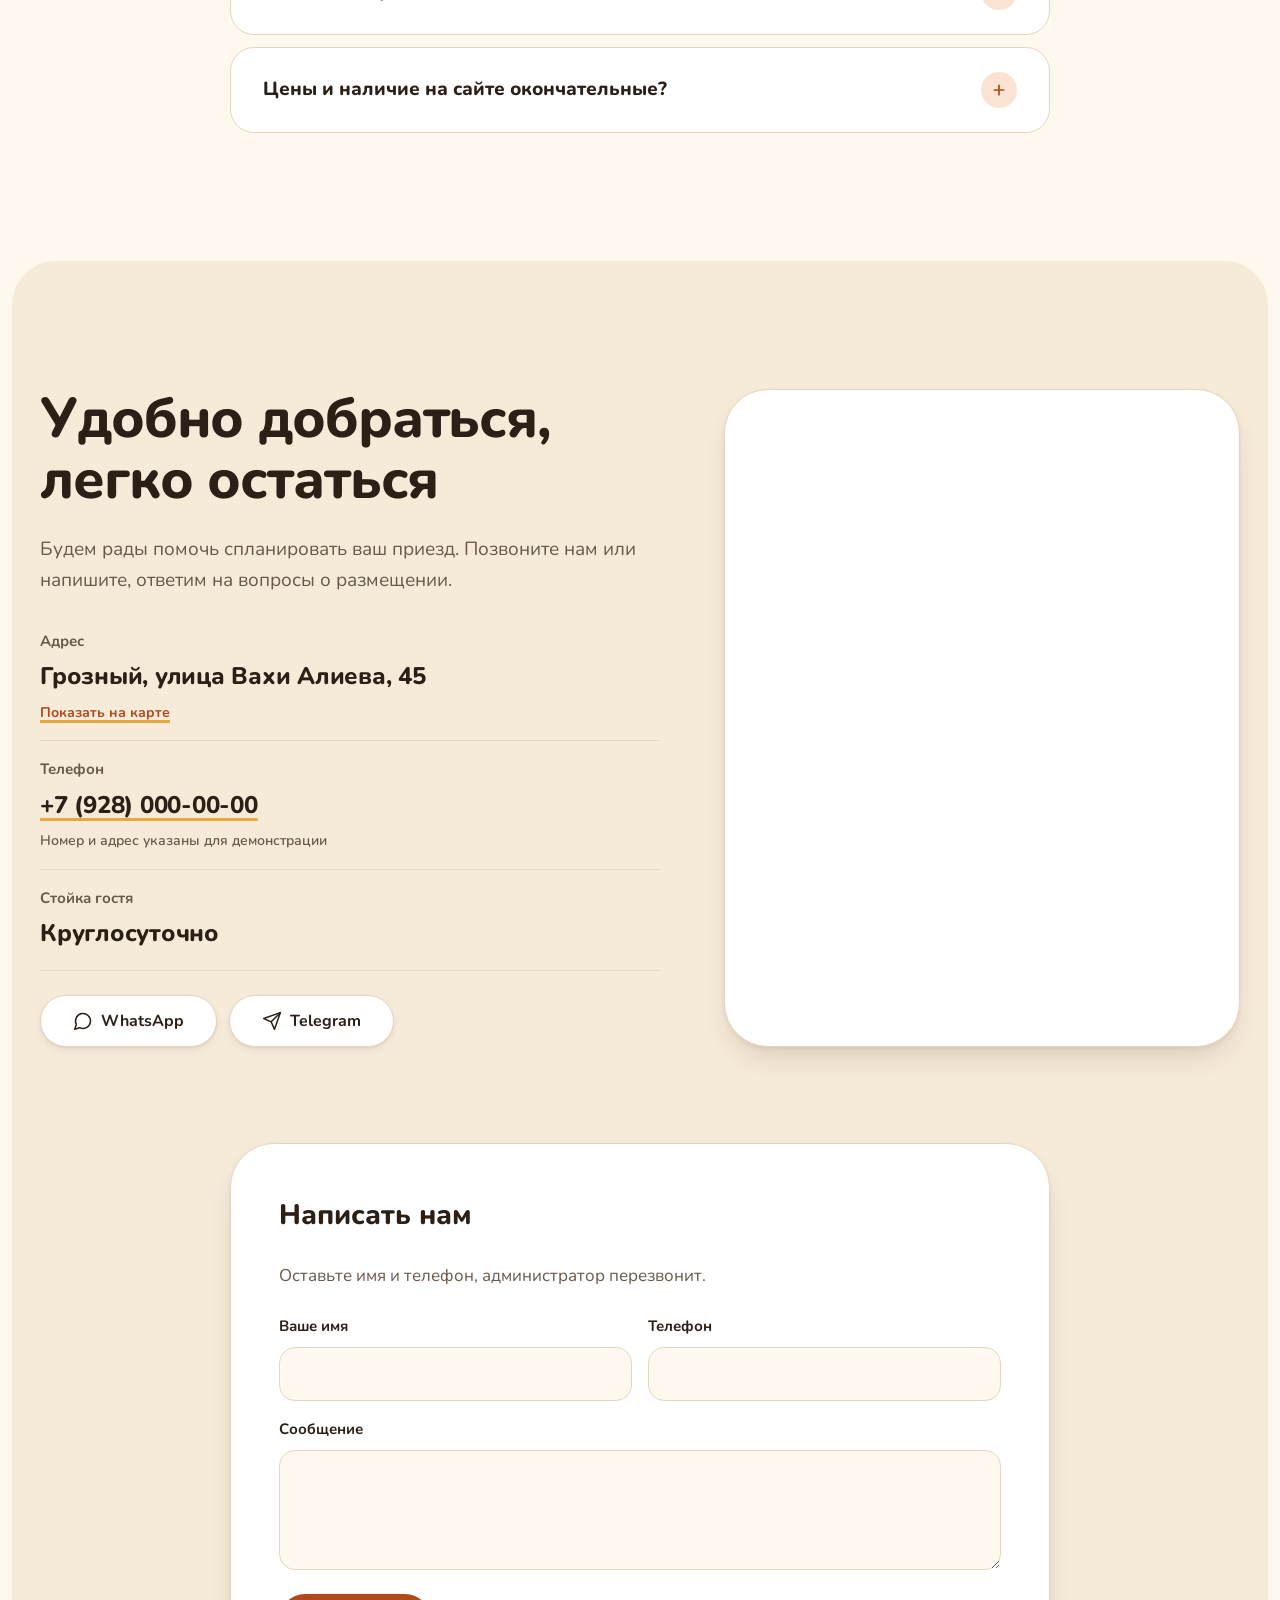
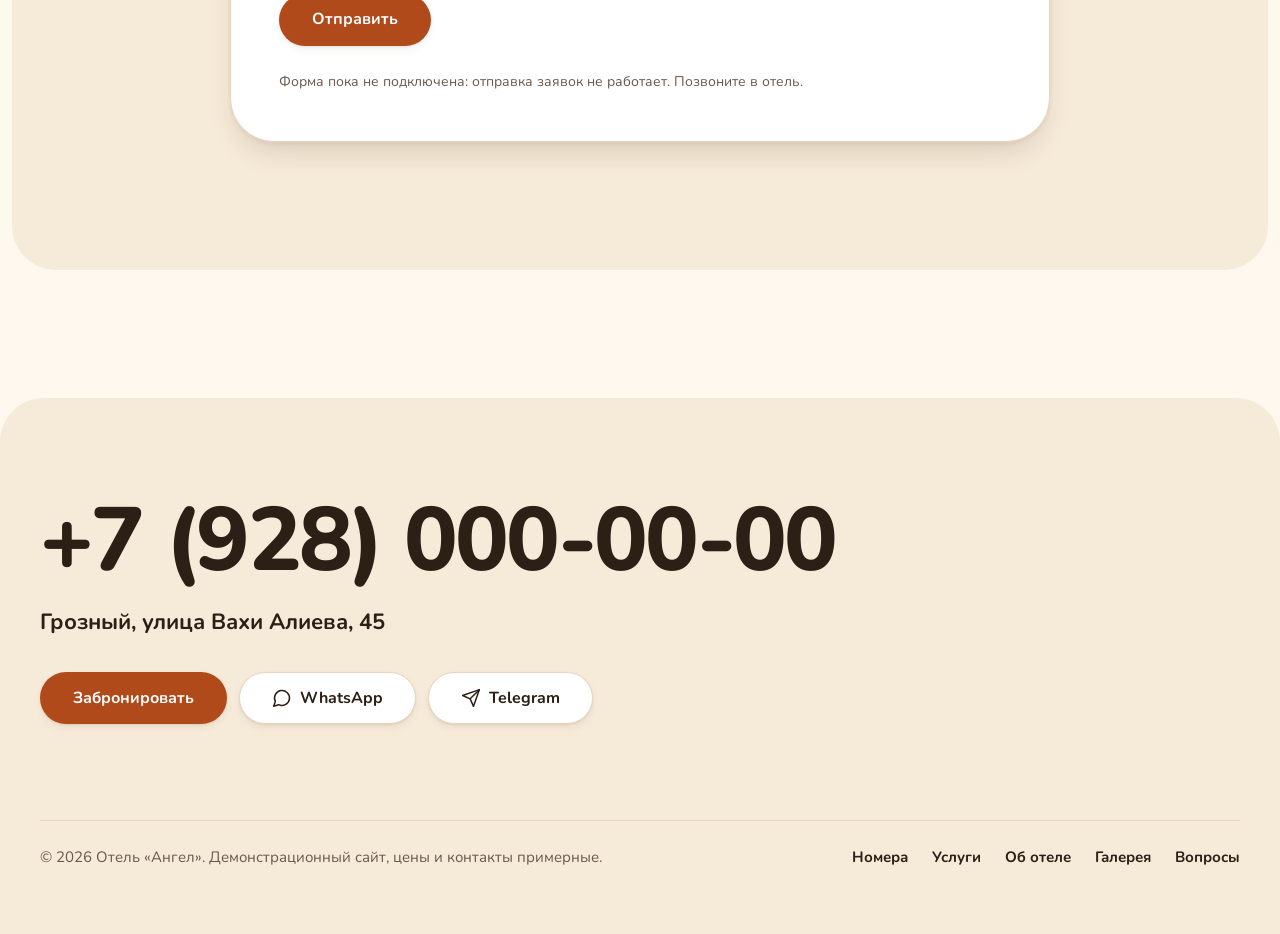
<file: versions/v8/index.html>
<!DOCTYPE html>
<html lang="ru">
<head>
  <meta charset="UTF-8">
  <meta name="viewport" content="width=device-width, initial-scale=1">
  <meta name="color-scheme" content="light dark">
  <meta name="theme-color" content="#fff8ee">
  <meta name="description" content="Ангел, камерный отель в Грозном. Выберите номер и отправьте заявку на бронирование.">
  <title data-i18n="meta.title">Ангел, отель в Грозном</title>
  <script>try{var t=localStorage.getItem('theme')||(matchMedia('(prefers-color-scheme: dark)').matches?'dark':'light');document.documentElement.dataset.theme=t}catch(e){}</script>
  <link rel="stylesheet" href="styles.css">
</head>
<body>
  <a class="skip" href="#main" data-i18n="skip">Перейти к содержимому</a>

  <header class="nav" id="nav">
    <div class="nav-pill">
      <a class="brand" href="#top" aria-label="Ангел" data-i18n-attr="aria-label:brand.home"><img src="../../logo.png" alt="Ангел, отель" style="height:56px;width:auto;display:block"></a>
      <nav class="nav-links" aria-label="Разделы" data-i18n-attr="aria-label:nav.label">
        <a href="#rooms" data-i18n="nav.rooms">Номера</a><a href="#services" data-i18n="nav.services">Услуги</a><a href="#about" data-i18n="nav.about">Об отеле</a><a href="#gallery" data-i18n="nav.gallery">Галерея</a><a href="#faq" data-i18n="nav.faq">Вопросы</a><a href="#contacts" data-i18n="nav.contacts">Контакты</a>
      </nav>
      <div class="nav-tools">
        <div class="lang" role="group" aria-label="Язык" data-i18n-attr="aria-label:lang.label">
          <button type="button" data-lang="ru" aria-pressed="true">RU</button><button type="button" data-lang="en" aria-pressed="false">EN</button><button type="button" data-lang="ce" aria-pressed="false" hidden>НО</button>
        </div>
        <button class="icon-btn theme-toggle" type="button" id="themeToggle" aria-label="Тема" data-i18n-attr="aria-label:theme.toggle"><svg class="i sun" viewBox="0 0 24 24" aria-hidden="true"><circle cx="12" cy="12" r="4"/><path d="M12 2v2M12 20v2M4.93 4.93l1.41 1.41M17.66 17.66l1.41 1.41M2 12h2M20 12h2M6.34 17.66l-1.41 1.41M19.07 4.93l-1.41 1.41"/></svg><svg class="i moon" viewBox="0 0 24 24" aria-hidden="true"><path d="M12 3a6 6 0 0 0 9 9 9 9 0 1 1-9-9Z"/></svg></button>
        <button class="btn btn-primary btn-small" type="button" data-book data-i18n="book">Забронировать</button>
        <button class="icon-btn burger" type="button" id="burger" aria-expanded="false" aria-controls="navSheet" aria-label="Меню" data-i18n-attr="aria-label:menu"><svg class="i menu" viewBox="0 0 24 24" aria-hidden="true"><path d="M4 6h16M4 12h16M4 18h16"/></svg></button>
      </div>
    </div>
    <nav class="nav-sheet" id="navSheet" aria-label="Разделы" data-i18n-attr="aria-label:nav.label">
      <a href="#rooms" data-i18n="nav.rooms">Номера</a><a href="#services" data-i18n="nav.services">Услуги</a><a href="#about" data-i18n="nav.about">Об отеле</a><a href="#gallery" data-i18n="nav.gallery">Галерея</a><a href="#faq" data-i18n="nav.faq">Вопросы</a><a href="#contacts" data-i18n="nav.contacts">Контакты</a>
    </nav>
  </header>

  <main id="main">
    <section class="hero" id="top">
      <div class="hero-bg" id="heroBg"><img src="../../photo-4.jpg" alt="Просторный номер с тёплым светом и большой кроватью" data-i18n-attr="alt:hero.alt" width="738" height="414" fetchpriority="high"></div>
      <div class="hero-inner">
        <h1 data-i18n="hero.title">Добро пожаловать в «Ангел»</h1>
        <p data-i18n="hero.lead">Тёплый свет, спокойная атмосфера и комфорт, который чувствуется в каждой детали.</p>
        <div class="hero-actions">
          <button class="btn btn-primary" type="button" data-book><span data-i18n="book">Забронировать</span><svg class="i arrow" viewBox="0 0 24 24" aria-hidden="true"><path d="M5 12h14M13 6l6 6-6 6"/></svg></button>
          <a class="btn btn-ghost" href="#rooms" data-i18n="hero.rooms">Номера и сьюты</a>
        </div>
      </div>
      <ul class="hero-facts" aria-label="Коротко об отеле" data-i18n-attr="aria-label:hero.facts">
        <li class="chip"><svg class="i bed" viewBox="0 0 24 24" aria-hidden="true"><path d="M2 4v16"/><path d="M2 8h18a2 2 0 0 1 2 2v10"/><path d="M2 17h20"/><path d="M6 8v9"/></svg><span data-i18n="hero.f1">10 номеров</span></li>
        <li class="chip"><svg class="i clock" viewBox="0 0 24 24" aria-hidden="true"><circle cx="12" cy="12" r="9"/><path d="M12 7v5l3.5 2"/></svg><span data-i18n="hero.f2">Стойка 24/7</span></li>
        <li class="chip"><svg class="i wifi" viewBox="0 0 24 24" aria-hidden="true"><path d="M5 12.55a11 11 0 0 1 14 0M1.42 9a16 16 0 0 1 21.16 0M8.53 16.11a6 6 0 0 1 6.95 0"/><path d="M12 20h.01"/></svg><span data-i18n="hero.f3">Wi‑Fi на всей территории</span></li>
      </ul>
    </section>

    <section class="section" id="rooms">
      <div class="container">
        <div class="head" data-reveal><h2 data-i18n="rooms.title">Выберите номер</h2><p data-i18n="rooms.lead">Найдите подходящий вариант для вашего отдыха.</p></div>
        <div class="rooms">
          <article class="room" data-reveal data-room="standard" data-price="4500">
            <div class="frame"><img src="../../photo-3.jpg" alt="Номер Стандарт: кровать у окна с шторами" data-i18n-attr="alt:r.standard.alt" width="638" height="480" loading="lazy"></div>
            <div class="room-body"><p class="room-kind" data-i18n="r.standard.kind">Уютный номер</p><h3 data-i18n="r.standard.name">Стандарт</h3><p class="room-desc" data-i18n="r.standard.desc">Уютный номер для комфортного отдыха.</p>
              <ul class="facts"><li><svg class="i user" viewBox="0 0 24 24" aria-hidden="true"><path d="M19 21v-2a4 4 0 0 0-4-4H9a4 4 0 0 0-4 4v2"/><circle cx="12" cy="7" r="4"/></svg><span data-i18n="r.standard.cap">до 2 гостей</span></li><li><svg class="i size" viewBox="0 0 24 24" aria-hidden="true"><path d="M8 3H5a2 2 0 0 0-2 2v3m18 0V5a2 2 0 0 0-2-2h-3m0 18h3a2 2 0 0 0 2-2v-3M3 16v3a2 2 0 0 0 2 2h3"/></svg><span>20 м²</span></li><li><svg class="i bed" viewBox="0 0 24 24" aria-hidden="true"><path d="M2 4v16"/><path d="M2 8h18a2 2 0 0 1 2 2v10"/><path d="M2 17h20"/><path d="M6 8v9"/></svg><span data-i18n="r.standard.beds">1 двуспальная кровать</span></li></ul></div>
            <div class="room-foot"><p class="price"><span data-price-view>4 500 ₽</span><small data-i18n="perNight">за ночь</small></p><button class="btn btn-primary" type="button" data-book data-room-pick="standard" data-i18n="book">Забронировать</button></div>
          </article>
          <article class="room" data-reveal data-room="comfort" data-price="6500">
            <div class="frame"><img src="../../photo-1.jpg" alt="Номер Комфорт: светлая комната с большим окном" data-i18n-attr="alt:r.comfort.alt" width="678" height="452" loading="lazy"></div>
            <div class="room-body"><p class="room-kind" data-i18n="r.comfort.kind">Больше пространства</p><h3 data-i18n="r.comfort.name">Комфорт</h3><p class="room-desc" data-i18n="r.comfort.desc">Больше пространства и удобства для пары или семьи.</p>
              <ul class="facts"><li><svg class="i user" viewBox="0 0 24 24" aria-hidden="true"><path d="M19 21v-2a4 4 0 0 0-4-4H9a4 4 0 0 0-4 4v2"/><circle cx="12" cy="7" r="4"/></svg><span data-i18n="r.comfort.cap">до 3 гостей</span></li><li><svg class="i size" viewBox="0 0 24 24" aria-hidden="true"><path d="M8 3H5a2 2 0 0 0-2 2v3m18 0V5a2 2 0 0 0-2-2h-3m0 18h3a2 2 0 0 0 2-2v-3M3 16v3a2 2 0 0 0 2 2h3"/></svg><span>26 м²</span></li><li><svg class="i bed" viewBox="0 0 24 24" aria-hidden="true"><path d="M2 4v16"/><path d="M2 8h18a2 2 0 0 1 2 2v10"/><path d="M2 17h20"/><path d="M6 8v9"/></svg><span data-i18n="r.comfort.beds">1 двуспальная кровать + диван</span></li></ul></div>
            <div class="room-foot"><p class="price"><span data-price-view>6 500 ₽</span><small data-i18n="perNight">за ночь</small></p><button class="btn btn-primary" type="button" data-book data-room-pick="comfort" data-i18n="book">Забронировать</button></div>
          </article>
          <article class="room" data-reveal data-room="deluxe" data-price="8500">
            <div class="frame"><img src="../../photo-10.jpg" alt="Номер Делюкс: тёплый свет, кровать и кресло" data-i18n-attr="alt:r.deluxe.alt" width="638" height="480" loading="lazy"></div>
            <div class="room-body"><p class="room-kind" data-i18n="r.deluxe.kind">Особенный отдых</p><h3 data-i18n="r.deluxe.name">Делюкс</h3><p class="room-desc" data-i18n="r.deluxe.desc">Просторный номер с отдельной зоной отдыха.</p>
              <ul class="facts"><li><svg class="i user" viewBox="0 0 24 24" aria-hidden="true"><path d="M19 21v-2a4 4 0 0 0-4-4H9a4 4 0 0 0-4 4v2"/><circle cx="12" cy="7" r="4"/></svg><span data-i18n="r.deluxe.cap">до 4 гостей</span></li><li><svg class="i size" viewBox="0 0 24 24" aria-hidden="true"><path d="M8 3H5a2 2 0 0 0-2 2v3m18 0V5a2 2 0 0 0-2-2h-3m0 18h3a2 2 0 0 0 2-2v-3M3 16v3a2 2 0 0 0 2 2h3"/></svg><span>34 м²</span></li><li><svg class="i bed" viewBox="0 0 24 24" aria-hidden="true"><path d="M2 4v16"/><path d="M2 8h18a2 2 0 0 1 2 2v10"/><path d="M2 17h20"/><path d="M6 8v9"/></svg><span data-i18n="r.deluxe.beds">1 двуспальная кровать + диван</span></li></ul></div>
            <div class="room-foot"><p class="price"><span data-price-view>8 500 ₽</span><small data-i18n="perNight">за ночь</small></p><button class="btn btn-primary" type="button" data-book data-room-pick="deluxe" data-i18n="book">Забронировать</button></div>
          </article>
          <article class="room" data-reveal data-room="lux" data-price="12500">
            <div class="frame"><img src="../../photo-4.jpg" alt="Номер Люкс: спальня с большой кроватью и окнами" data-i18n-attr="alt:r.lux.alt" width="738" height="414" loading="lazy"></div>
            <div class="room-body"><p class="room-kind" data-i18n="r.lux.kind">Максимум комфорта</p><h3 data-i18n="r.lux.name">Люкс</h3><p class="room-desc" data-i18n="r.lux.desc">Просторный люкс для длительного и особенного отдыха.</p>
              <ul class="facts"><li><svg class="i user" viewBox="0 0 24 24" aria-hidden="true"><path d="M19 21v-2a4 4 0 0 0-4-4H9a4 4 0 0 0-4 4v2"/><circle cx="12" cy="7" r="4"/></svg><span data-i18n="r.lux.cap">до 4 гостей</span></li><li><svg class="i size" viewBox="0 0 24 24" aria-hidden="true"><path d="M8 3H5a2 2 0 0 0-2 2v3m18 0V5a2 2 0 0 0-2-2h-3m0 18h3a2 2 0 0 0 2-2v-3M3 16v3a2 2 0 0 0 2 2h3"/></svg><span>48 м²</span></li><li><svg class="i bed" viewBox="0 0 24 24" aria-hidden="true"><path d="M2 4v16"/><path d="M2 8h18a2 2 0 0 1 2 2v10"/><path d="M2 17h20"/><path d="M6 8v9"/></svg><span data-i18n="r.lux.beds">Спальня и гостиная</span></li></ul></div>
            <div class="room-foot"><p class="price"><span data-price-view>12 500 ₽</span><small data-i18n="perNight">за ночь</small></p><button class="btn btn-primary" type="button" data-book data-room-pick="lux" data-i18n="book">Забронировать</button></div>
          </article>
        </div>
        <p class="note" data-i18n="rooms.note">Цены показаны для демонстрации. Точную стоимость и наличие на ваши даты подтвердит администратор.</p>
      </div>
    </section>

    <section class="section section-alt" id="services">
      <div class="container">
        <div class="head" data-reveal><h2 data-i18n="svc.title">Приятные детали</h2><p data-i18n="svc.lead">Забота о гостях, комфорт в номерах и внимание к мелочам, чтобы вы могли просто отдыхать.</p></div>
        <ul class="services">
          <li class="service" data-reveal><span class="ico"><svg class="i wifi" viewBox="0 0 24 24" aria-hidden="true"><path d="M5 12.55a11 11 0 0 1 14 0M1.42 9a16 16 0 0 1 21.16 0M8.53 16.11a6 6 0 0 1 6.95 0"/><path d="M12 20h.01"/></svg></span><h3 data-i18n="svc.wifi.t">Быстрый Wi‑Fi</h3><p data-i18n="svc.wifi.d">Оставайтесь на связи и работайте с комфортом.</p></li>
          <li class="service" data-reveal><span class="ico"><svg class="i clock" viewBox="0 0 24 24" aria-hidden="true"><circle cx="12" cy="12" r="9"/><path d="M12 7v5l3.5 2"/></svg></span><h3 data-i18n="svc.desk.t">Стойка 24/7</h3><p data-i18n="svc.desk.d">Поможем с заездом, такси и любыми вопросами в любое время.</p></li>
          <li class="service" data-reveal><span class="ico"><svg class="i pin" viewBox="0 0 24 24" aria-hidden="true"><path d="M20 10c0 6-8 12-8 12s-8-6-8-12a8 8 0 0 1 16 0Z"/><circle cx="12" cy="10" r="3"/></svg></span><h3 data-i18n="svc.loc.t">Удобное расположение</h3><p data-i18n="svc.loc.d">Отель находится в городе, рядом с городской инфраструктурой.</p></li>
          <li class="service" data-reveal><span class="ico"><svg class="i coffee" viewBox="0 0 24 24" aria-hidden="true"><path d="M17 8h1a4 4 0 0 1 0 8h-1"/><path d="M3 8h14v9a4 4 0 0 1-4 4H7a4 4 0 0 1-4-4Z"/><path d="M6 2v3M10 2v3M14 2v3"/></svg></span><h3 data-i18n="svc.bf.t">Завтрак</h3><p data-i18n="svc.bf.d">Неспешное утро и вкусный завтрак по предварительному запросу.</p></li>
        </ul>
      </div>
    </section>

    <section class="section" id="about">
      <div class="container about">
        <div class="frame-card" data-reveal><div class="frame"><img src="../../photo-0.jpg" alt="Фасад отеля вечером, окна светятся тёплым светом" data-i18n-attr="alt:about.alt" width="459" height="289" loading="lazy"></div></div>
        <div class="about-text" data-reveal>
          <h2 data-i18n="about.title">Гостеприимство в деталях</h2>
          <p data-i18n="about.p1">«Ангел», небольшой городской отель для тех, кто ценит спокойствие, личное пространство и тёплый приём. Здесь легко восстановить силы после насыщенного дня и почувствовать ритм Грозного.</p>
          <p data-i18n-html="about.p2">Всего <strong>десять номеров</strong>, чтобы сохранить камерную атмосферу и уделить внимание каждому гостю.</p>
          <ul class="checks"><li><svg class="i check" viewBox="0 0 24 24" aria-hidden="true"><path d="M20 6 9 17l-5-5"/></svg><span data-i18n="about.c1">Уютные номера</span></li><li><svg class="i check" viewBox="0 0 24 24" aria-hidden="true"><path d="M20 6 9 17l-5-5"/></svg><span data-i18n="about.c2">Забота 24/7</span></li><li><svg class="i check" viewBox="0 0 24 24" aria-hidden="true"><path d="M20 6 9 17l-5-5"/></svg><span data-i18n="about.c3">Wi‑Fi на всей территории</span></li><li><svg class="i check" viewBox="0 0 24 24" aria-hidden="true"><path d="M20 6 9 17l-5-5"/></svg><span data-i18n="about.c4">Удобное расположение</span></li></ul>
          <a class="link" href="#services" data-i18n="about.link">Об услугах</a>
        </div>
      </div>
    </section>

    <section class="section section-alt" id="gallery">
      <div class="container">
        <div class="head" data-reveal><h2 data-i18n="gal.title">Фотогалерея</h2><p data-i18n="gal.lead">Несколько кадров из номеров отеля.</p></div>
        <ul class="gallery">
          <li class="shot" data-reveal><div class="frame"><img src="../../photo-6.jpg" alt="Номер с красным изголовьем кровати и хрустальной люстрой" data-i18n-attr="alt:g1" width="588" height="340" loading="lazy"></div></li>
          <li class="shot" data-reveal><div class="frame"><img src="../../photo-5.jpg" alt="Кровать и ванная комната за стеклянной перегородкой" data-i18n-attr="alt:g2" width="678" height="452" loading="lazy"></div></li>
          <li class="shot" data-reveal><div class="frame"><img src="../../photo-2.jpg" alt="Кровать у окна, коричневые шторы и торшер" data-i18n-attr="alt:g3" width="547" height="365" loading="lazy"></div></li>
          <li class="shot" data-reveal><div class="frame"><img src="../../photo-8.jpg" alt="Номер с бетонными стенами, деревом и зелёными акцентами" data-i18n-attr="alt:g4" width="638" height="480" loading="lazy"></div></li>
          <li class="shot" data-reveal><div class="frame"><img src="../../photo-9.jpg" alt="Номер с рабочим столом и тёмной отделкой" data-i18n-attr="alt:g5" width="579" height="320" loading="lazy"></div></li>
        </ul>
      </div>
    </section>

    <section class="section" id="faq">
      <div class="container">
        <div class="head" data-reveal><h2 data-i18n="faq.title">Коротко о главном</h2><p data-i18n="faq.lead">Не нашли ответ? Позвоните нам или оставьте заявку, администратор поможет.</p></div>
        <div class="faq">
          <details data-reveal open><summary data-i18n="faq.q1">Как забронировать номер?</summary><p data-i18n="faq.a1">Нажмите «Забронировать», выберите даты и категорию номера, оставьте имя и телефон. Администратор свяжется с вами и подтвердит наличие номера.</p></details>
          <details data-reveal><summary data-i18n="faq.q2">Сколько номеров в отеле?</summary><p data-i18n="faq.a2">Всего десять номеров в четырёх категориях: Стандарт, Комфорт, Делюкс и Люкс. Камерный формат позволяет уделить внимание каждому гостю.</p></details>
          <details data-reveal><summary data-i18n="faq.q3">Работает ли стойка круглосуточно?</summary><p data-i18n="faq.a3">Да, стойка гостя работает 24/7: поможем с заездом, такси и любыми вопросами в любое время.</p></details>
          <details data-reveal><summary data-i18n="faq.q4">Есть ли завтрак и Wi‑Fi?</summary><p data-i18n="faq.a4">Wi‑Fi доступен на всей территории отеля. Завтрак организуем по предварительному запросу.</p></details>
          <details data-reveal><summary data-i18n="faq.q5">Цены и наличие на сайте окончательные?</summary><p data-i18n="faq.a5">Сейчас сайт демонстрационный: цены и данные примерные. Точную стоимость и доступность на ваши даты подтверждает администратор.</p></details>
        </div>
      </div>
    </section>

    <section class="section section-alt" id="contacts">
      <div class="container">
        <div class="contact-grid">
          <div class="contact-copy" data-reveal>
            <h2 data-i18n="ct.title">Удобно добраться, легко остаться</h2>
            <p data-i18n="ct.lead">Будем рады помочь спланировать ваш приезд. Позвоните нам или напишите, ответим на вопросы о размещении.</p>
            <dl class="contact-list">
              <div><dt data-i18n="ct.addr">Адрес</dt><dd><span data-i18n="ct.addrv">Грозный, улица Вахи Алиева, 45</span><small><a class="link" href="https://yandex.ru/maps/?text=%D0%93%D1%80%D0%BE%D0%B7%D0%BD%D1%8B%D0%B9%2C%20%D1%83%D0%BB%D0%B8%D1%86%D0%B0%20%D0%92%D0%B0%D1%85%D0%B8%20%D0%90%D0%BB%D0%B8%D0%B5%D0%B2%D0%B0%2C%2045" target="_blank" rel="noopener" data-i18n="ct.maplink">Показать на карте</a></small></dd></div>
              <div><dt data-i18n="ct.phone">Телефон</dt><dd><a href="tel:+79280000000">+7 (928) 000-00-00</a><small data-i18n="ct.demo">Номер и адрес указаны для демонстрации</small></dd></div>
              <div><dt data-i18n="ct.desk">Стойка гостя</dt><dd data-i18n="ct.deskv">Круглосуточно</dd></div>
            </dl>
            <div class="messengers">
              <a class="btn btn-soft" href="https://wa.me/79280000000" target="_blank" rel="noopener"><svg class="i chat" viewBox="0 0 24 24" aria-hidden="true"><path d="M7.9 20A9 9 0 1 0 4 16.1L2 22Z"/></svg><span>WhatsApp</span></a>
              <a class="btn btn-soft" href="tg://resolve?phone=79280000000"><svg class="i send" viewBox="0 0 24 24" aria-hidden="true"><path d="m22 2-7 20-4-9-9-4Z"/><path d="M22 2 11 13"/></svg><span>Telegram</span></a>
            </div>
          </div>
          <div class="map" data-reveal><iframe title="Карта Грозного" data-i18n-attr="title:ct.map" loading="lazy" referrerpolicy="no-referrer" src="https://www.openstreetmap.org/export/embed.html?bbox=45.64%2C43.30%2C45.76%2C43.34&amp;layer=mapnik"></iframe></div>
        </div>
        <form class="form-card" id="contactForm" data-reveal>
          <h3 data-i18n="cf.title">Написать нам</h3>
          <p data-i18n="cf.lead">Оставьте имя и телефон, администратор перезвонит.</p>
          <div class="fields">
            <div class="field"><label for="cfName" data-i18n="f.name">Ваше имя</label><input id="cfName" name="name" required autocomplete="name"></div>
            <div class="field"><label for="cfPhone" data-i18n="f.phone">Телефон</label><input id="cfPhone" name="phone" type="tel" required autocomplete="tel" inputmode="tel"></div>
            <div class="field wide"><label for="cfMsg" data-i18n="f.msg">Сообщение</label><textarea id="cfMsg" name="message"></textarea></div>
          </div>
          <div><button class="btn btn-primary" type="submit" data-i18n="cf.send">Отправить</button></div>
          <p class="fineprint" data-i18n="f.demo">Форма пока не подключена: отправка заявок не работает. Позвоните в отель.</p>
        </form>
      </div>
    </section>
  </main>

  <footer class="foot">
    <div class="container">
      <a class="foot-phone" href="tel:+79280000000">+7 (928) 000-00-00</a>
      <p class="foot-addr" data-i18n="ct.addrv">Грозный, улица Вахи Алиева, 45</p>
      <div class="foot-cta"><button class="btn btn-primary" type="button" data-book data-i18n="book">Забронировать</button><a class="btn btn-soft" href="https://wa.me/79280000000" target="_blank" rel="noopener"><svg class="i chat" viewBox="0 0 24 24" aria-hidden="true"><path d="M7.9 20A9 9 0 1 0 4 16.1L2 22Z"/></svg><span>WhatsApp</span></a><a class="btn btn-soft" href="tg://resolve?phone=79280000000"><svg class="i send" viewBox="0 0 24 24" aria-hidden="true"><path d="m22 2-7 20-4-9-9-4Z"/><path d="M22 2 11 13"/></svg><span>Telegram</span></a></div>
      <div class="foot-row">
        <p data-i18n="foot.note">© 2026 Отель «Ангел». Демонстрационный сайт, цены и контакты примерные.</p>
        <nav class="foot-links" aria-label="Разделы" data-i18n-attr="aria-label:nav.label"><a href="#rooms" data-i18n="nav.rooms">Номера</a><a href="#services" data-i18n="nav.services">Услуги</a><a href="#about" data-i18n="nav.about">Об отеле</a><a href="#gallery" data-i18n="nav.gallery">Галерея</a><a href="#faq" data-i18n="nav.faq">Вопросы</a></nav>
      </div>
    </div>
  </footer>

  <div class="book-bar" id="bookBar"><button class="btn btn-primary" type="button" data-book data-i18n="book">Забронировать</button><a class="btn btn-soft" href="tel:+79280000000" aria-label="Позвонить" data-i18n-attr="aria-label:call"><svg class="i phone" viewBox="0 0 24 24" aria-hidden="true"><path d="M22 16.92v3a2 2 0 0 1-2.18 2 19.79 19.79 0 0 1-8.63-3.07 19.5 19.5 0 0 1-6-6 19.79 19.79 0 0 1-3.07-8.67A2 2 0 0 1 4.11 2h3a2 2 0 0 1 2 1.72c.13.96.36 1.9.7 2.81a2 2 0 0 1-.45 2.11L8.09 9.91a16 16 0 0 0 6 6l1.27-1.27a2 2 0 0 1 2.11-.45c.91.34 1.85.57 2.81.7A2 2 0 0 1 22 16.92z"/></svg></a></div>

  <dialog id="bookDialog" aria-labelledby="bookTitle">
    <div class="dlg">
      <button class="icon-btn dlg-close" type="button" id="bookClose" aria-label="Закрыть" data-i18n-attr="aria-label:close"><svg class="i x" viewBox="0 0 24 24" aria-hidden="true"><path d="M18 6 6 18M6 6l12 12"/></svg></button>
      <h2 id="bookTitle" data-i18n="bk.title">Заявка на бронирование</h2>
      <p data-i18n="bk.lead">Оставьте контакты, администратор свяжется с вами и подтвердит наличие номера.</p>
      <form id="bookForm">
        <div class="fields">
          <div class="field"><label for="bkName" data-i18n="f.name">Ваше имя</label><input id="bkName" name="name" required autocomplete="name"></div>
          <div class="field"><label for="bkPhone" data-i18n="f.phone">Телефон</label><input id="bkPhone" name="phone" type="tel" required autocomplete="tel" inputmode="tel"></div>
          <div class="field"><label for="bkIn" data-i18n="f.in">Заезд</label><input id="bkIn" name="checkin" type="date" required></div>
          <div class="field"><label for="bkOut" data-i18n="f.out">Выезд</label><input id="bkOut" name="checkout" type="date" required></div>
          <div class="field"><label for="bkGuests" data-i18n="f.guests">Гости</label><select id="bkGuests" name="guests"><option value="1">1</option><option value="2" selected>2</option><option value="3">3</option><option value="4">4</option></select></div>
          <div class="field"><label for="bkRoom" data-i18n="f.room">Категория номера</label><select id="bkRoom" name="room"></select></div>
        </div>
        <div class="summary" id="bkSummary" aria-live="polite"></div>
        <button class="btn btn-primary" type="submit" data-i18n="bk.send">Отправить заявку</button>
        <p class="fineprint" data-i18n="f.demo">Форма пока не подключена: отправка заявок не работает. Позвоните в отель.</p>
      </form>
    </div>
  </dialog>
  <div class="toast" id="toast" role="status" aria-live="polite"></div>
  <script src="app.js" defer></script>
<script src="../../switcher.js" data-id="v8" defer></script>
</body>
</html>
</file>
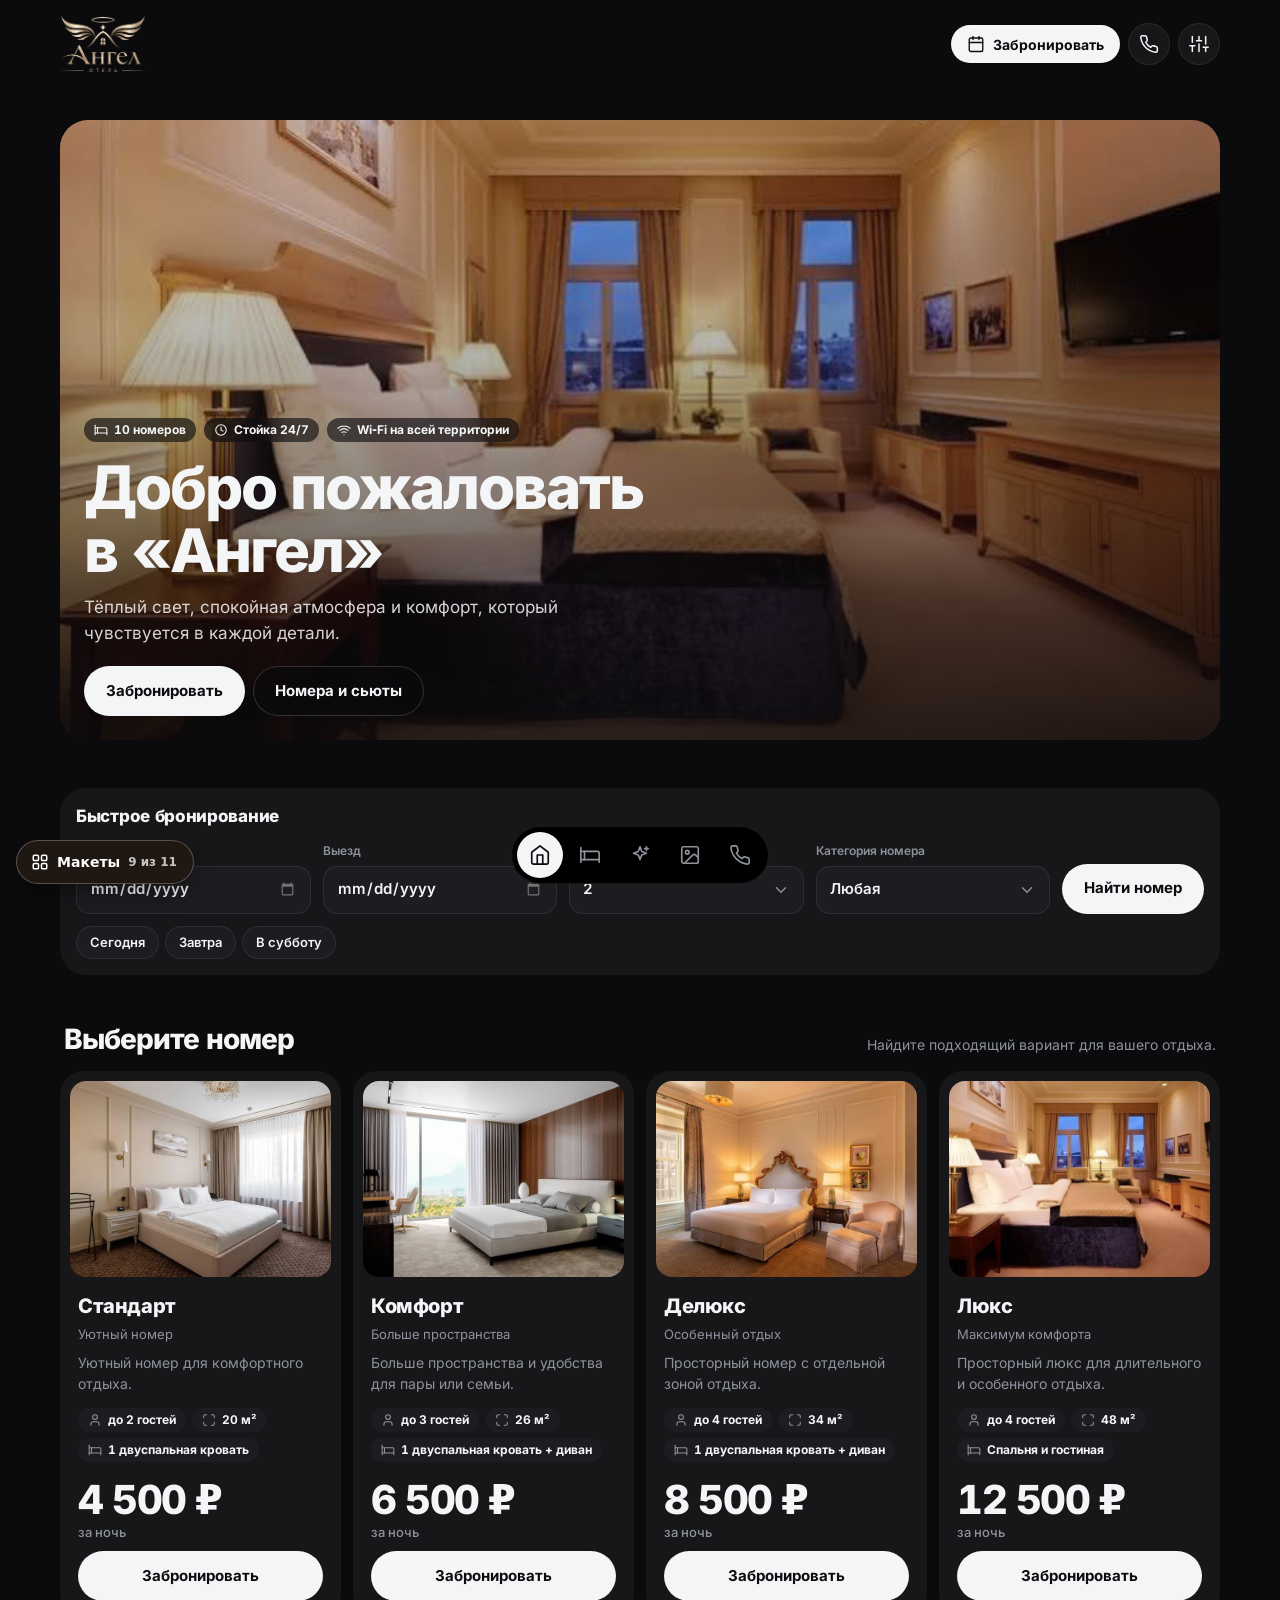
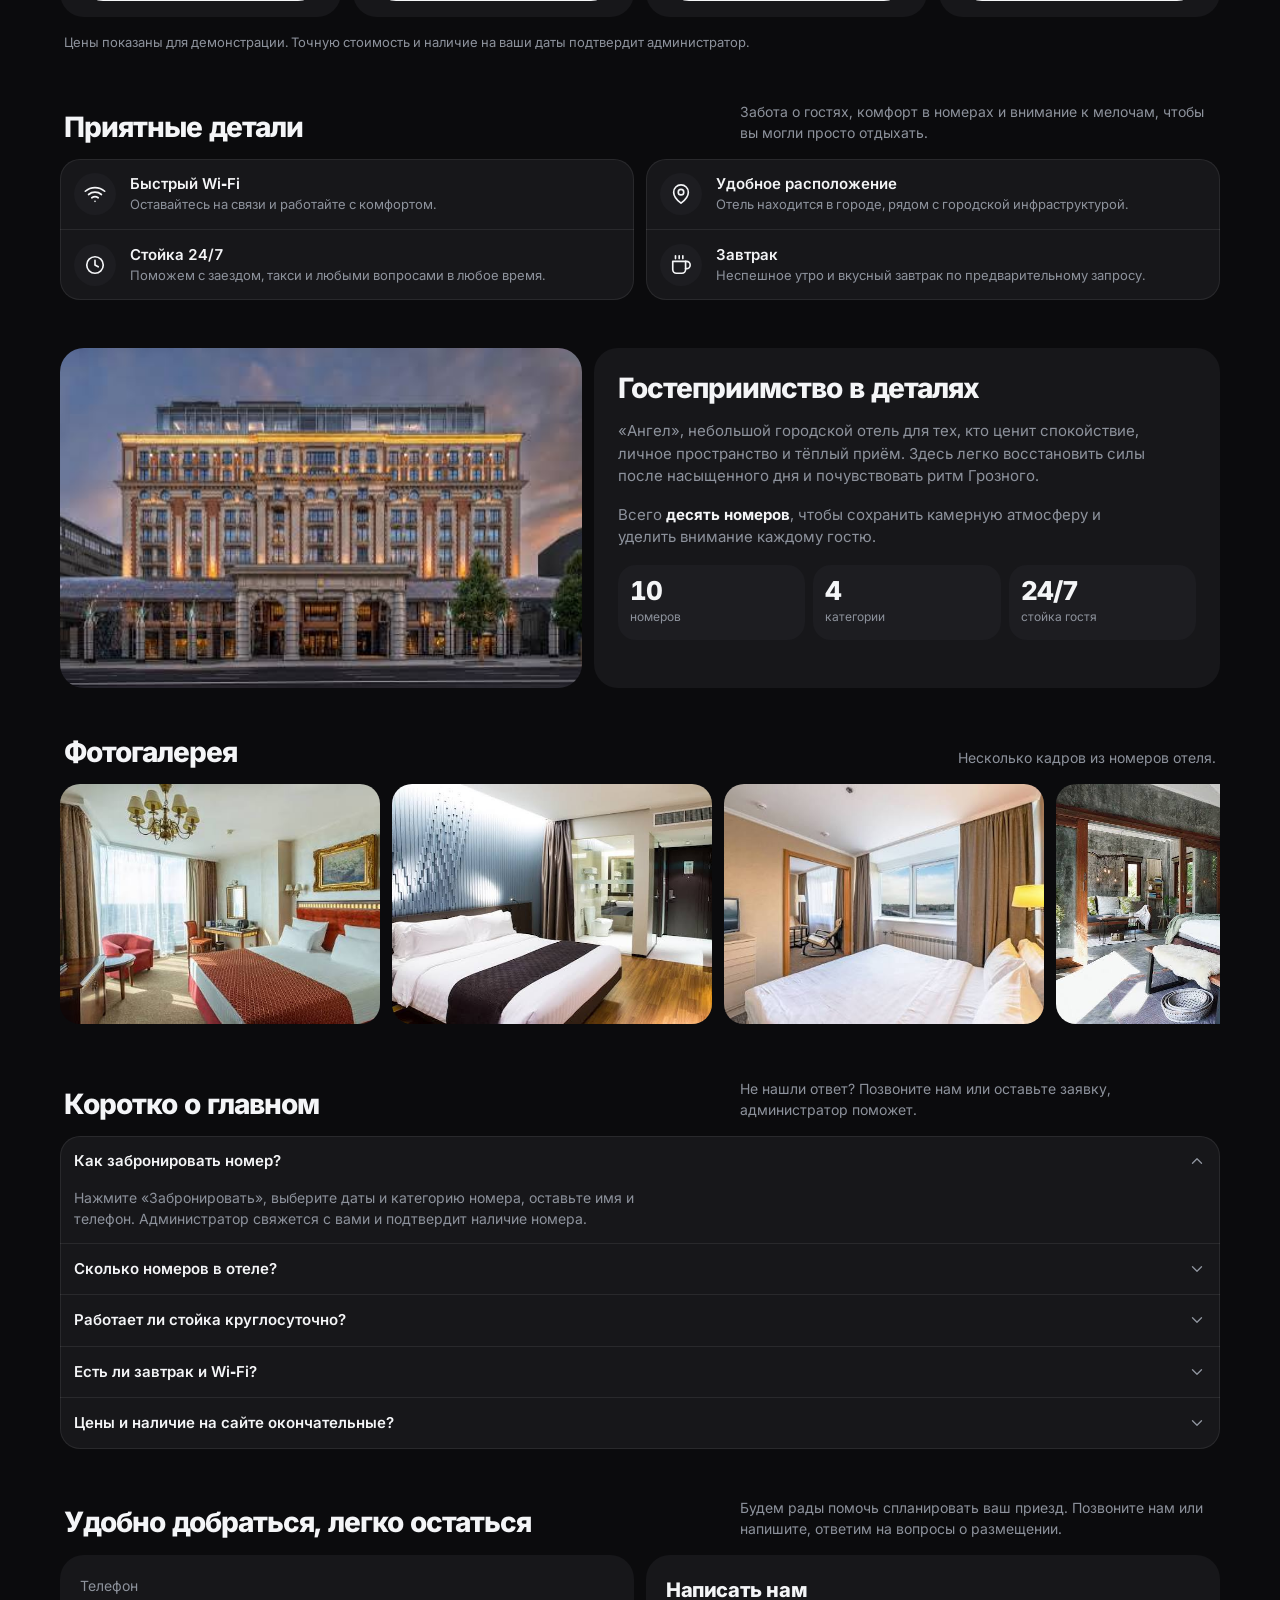
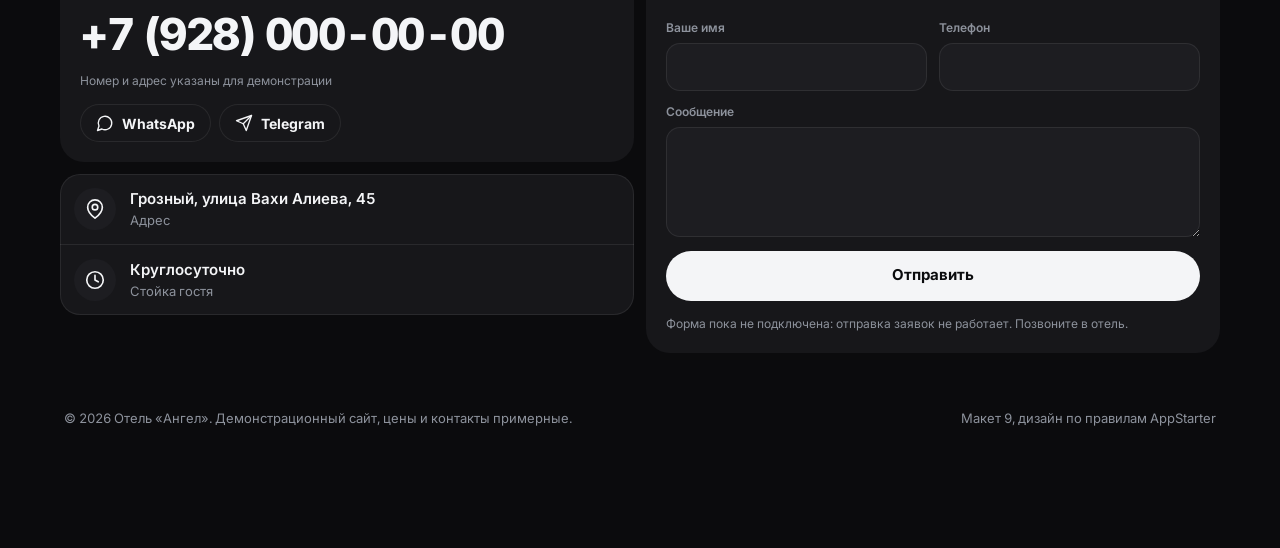
<file: versions/v9/index.html>
<!DOCTYPE html>
<html lang="ru" data-theme="dark">
<head>
<meta charset="UTF-8">
<meta name="viewport" content="width=device-width, initial-scale=1, viewport-fit=cover">
<meta name="color-scheme" content="dark light">
<meta name="theme-color" content="#0b0b0d">
<meta name="description" content="Ангел, небольшой городской отель в Грозном. Выберите номер и отправьте заявку на бронирование.">
<title data-i18n="meta.title">Ангел, отель в Грозном</title>
<script>try{var t=localStorage.getItem('theme');document.documentElement.dataset.theme=t==='light'?'light':'dark'}catch(e){}</script>
<style>
  /* Дизайн по правилам AppStarter (DESIGN.md): нейтральный Midnight, тёмная тема по умолчанию, светлая тоже есть.
     Акцент белый (в светлой чёрный). Зелёный только для успеха, красный для ошибок, жёлтый для «идёт», синий для выбранного.
     Карточки: радиус 20, рамка 1 px, без теней. Кнопки, чипы, меню: таблетки. Шрифт Inter. */
  @font-face { font-family: Inter; src: url("../../fonts/inter-cyrillic.woff2") format("woff2"); font-weight: 400 800; font-display: swap; unicode-range: U+0301, U+0400-045F, U+0490-0491, U+04B0-04B1, U+2116; }
  @font-face { font-family: Inter; src: url("../../fonts/inter-latin.woff2") format("woff2"); font-weight: 400 800; font-display: swap; unicode-range: U+0000-00FF, U+0131, U+0152-0153, U+02BB-02BC, U+02C6, U+02DA, U+02DC, U+0304, U+0308, U+0329, U+2000-206F, U+20AC, U+2122, U+2191, U+2193, U+2212, U+2215, U+FEFF, U+FFFD; }
  :root {
    color-scheme: dark;
    --bg: #0b0b0d; --card: #17171a; --card2: #1d1d21; --ink: #f4f5f7; --mut: #8d929c; --line: rgb(255 255 255 / .08);
    --chip: #232327; --accent: #f4f5f7; --on-accent: #0b0c0e;
    --ok: #3ddc7a; --bad: #ff6b7d; --run: #ffd25f; --info: #6fb0ff; --off: #3a3a40;
    --pill: #000000; --pill-ink: #f4f5f7; --pill-mut: #8d929c; --on-photo: rgb(11 11 13 / .62);
    --menu-shadow: 0 12px 32px rgb(0 0 0 / .5); --dim: rgb(0 0 0 / .55);
    --font: Inter, system-ui, -apple-system, "Segoe UI", sans-serif;
    --ease-menu: cubic-bezier(.2, .9, .3, 1.1);
  }
  :root[data-theme="light"] {
    color-scheme: light;
    --bg: #ececef; --card: #ffffff; --card2: #f4f4f6; --ink: #0d0f12; --mut: #6b7280; --line: rgb(13 15 18 / .09);
    --chip: #ffffff; --accent: #0d0f12; --on-accent: #ffffff;
    --ok: #16a34a; --bad: #d7334a; --run: #c88a00; --info: #2f6bff; --off: #c9cbd3;
    --pill: #0d0f12; --on-photo: rgb(13 15 18 / .58);
    --menu-shadow: 0 12px 32px rgb(13 15 18 / .18); --dim: rgb(0 0 0 / .55);
  }
  * { box-sizing: border-box; }
  html { scroll-behavior: smooth; scroll-padding-top: 16px; }
  body { margin: 0; background: var(--bg); color: var(--ink); font: 400 15px/1.5 var(--font); -webkit-font-smoothing: antialiased; font-variant-numeric: tabular-nums;
    padding-left: max(16px, env(safe-area-inset-left, 0px)); padding-right: max(16px, env(safe-area-inset-right, 0px)); padding-bottom: 120px; overflow-x: clip; }
  h1, h2, h3, p, ul, dl, dd, figure { margin: 0; }
  ul { padding: 0; list-style: none; }
  img { display: block; max-width: 100%; }
  a { color: inherit; }
  button, input, select, textarea { font: inherit; color: inherit; }
  button { cursor: pointer; border: 0; background: none; padding: 0; text-align: inherit; }
  :focus-visible { outline: 2px solid var(--info); outline-offset: 2px; }
  svg.i { width: 22px; height: 22px; flex: none; fill: none; stroke: currentColor; stroke-width: 1.8; stroke-linecap: round; stroke-linejoin: round; }
  .page { width: min(1160px, 100%); margin-inline: auto; display: grid; gap: 48px; }
  .mut { color: var(--mut); }

  /* кнопки */
  .pill { display: inline-flex; align-items: center; justify-content: center; gap: 8px; min-height: 50px; padding: 0 22px; border-radius: 999px; background: var(--accent); color: var(--on-accent); font-size: 15px; font-weight: 700; text-decoration: none; white-space: nowrap; transition: opacity .18s; }
  .pill:hover { opacity: .88; }
  .pill:active { opacity: .75; }
  .pill.quiet { background: var(--card); color: var(--ink); box-shadow: inset 0 0 0 1px var(--line); }
  .pill.small { min-height: 38px; padding: 0 16px; font-size: 14px; }
  .pill svg.i { width: 18px; height: 18px; }
  .round { display: grid; place-items: center; width: 42px; height: 42px; border-radius: 50%; background: var(--card); box-shadow: inset 0 0 0 1px var(--line); color: var(--ink); text-decoration: none; transition: background-color .18s; }
  .round:hover { background: var(--card2); }
  .round svg.i { width: 20px; height: 20px; }
  .chip { display: inline-flex; align-items: center; gap: 6px; padding: 3px 10px; border-radius: 999px; background: var(--card2); color: var(--ink); font-size: 12px; font-weight: 700; }
  .chip svg.i { width: 14px; height: 14px; color: var(--mut); }
  .ico { display: grid; place-items: center; width: 42px; height: 42px; border-radius: 50%; background: var(--card2); color: var(--ink); flex: none; }

  /* шапка */
  .top { display: flex; align-items: center; justify-content: space-between; gap: 12px; padding-top: 16px; }
  .who { display: flex; align-items: center; gap: 12px; min-width: 0; text-decoration: none; }
  .who .ico { width: 44px; height: 44px; font-size: 18px; font-weight: 800; background: var(--card); box-shadow: inset 0 0 0 1px var(--line); }
  .who small { display: block; font-size: 12px; color: var(--mut); line-height: 1.2; }
  .who b { display: block; font-size: 20px; font-weight: 800; letter-spacing: -.6px; line-height: 1.2; }
  .acts { display: flex; align-items: center; gap: 8px; }

  /* главная карточка с фото */
  .hero { position: relative; display: grid; align-content: end; min-height: min(620px, 78svh); padding: 24px; border-radius: 28px; overflow: hidden; isolation: isolate; background: var(--card); color: #f4f5f7; }
  .hero > img { position: absolute; inset: 0; z-index: -2; width: 100%; height: 100%; object-fit: cover; object-position: center 55%; }
  .hero::before { content: ""; position: absolute; inset: 0; z-index: -1; background: linear-gradient(0deg, rgb(11 11 13 / .82) 0%, rgb(11 11 13 / .35) 55%, rgb(11 11 13 / .12) 100%); }
  .hero-body { display: grid; gap: 14px; max-width: 640px; }
  .hero h1 { font-size: clamp(34px, 6vw, 60px); font-weight: 800; letter-spacing: -2px; line-height: 1.04; text-wrap: balance; }
  .hero p { font-size: 17px; color: rgb(244 245 247 / .86); max-width: 34em; }
  .hero .row { display: flex; flex-wrap: wrap; gap: 8px; margin-top: 6px; }
  .hero .pill.quiet { background: var(--on-photo); color: #f4f5f7; box-shadow: inset 0 0 0 1px rgb(255 255 255 / .16); -webkit-backdrop-filter: blur(10px); backdrop-filter: blur(10px); }
  .hero .chips { display: flex; flex-wrap: wrap; gap: 8px; }
  .hero .chip { background: var(--on-photo); color: #f4f5f7; -webkit-backdrop-filter: blur(10px); backdrop-filter: blur(10px); }
  .hero .chip svg.i { color: #f4f5f7; }

  /* быстрое бронирование: карточка без рамки, радиус 26 */
  .quick { display: grid; grid-template-columns: repeat(4, minmax(0, 1fr)) auto; gap: 12px; align-items: end; padding: 16px; border-radius: 26px; background: var(--card); }
  .quick h2 { grid-column: 1 / -1; font-size: 17px; font-weight: 800; letter-spacing: -.3px; }
  .field { display: grid; gap: 6px; min-width: 0; }
  .field label, .field .lab { font-size: 12px; font-weight: 600; color: var(--mut); }
  .field input, .field select, .field textarea, .val { width: 100%; min-height: 48px; padding: 0 14px; border-radius: 14px; background: var(--card2); box-shadow: inset 0 0 0 1px var(--line); border: 0; color: var(--ink); font-size: 15px; font-weight: 600; text-align: left; }
  .field textarea { min-height: 110px; padding: 12px 14px; resize: vertical; font-weight: 500; }
  .field input:focus, .field select:focus, .field textarea:focus { outline: none; box-shadow: inset 0 0 0 1px var(--ink); }
  .field input::-webkit-calendar-picker-indicator { filter: invert(.55); }
  :root[data-theme="light"] .field input::-webkit-calendar-picker-indicator { filter: none; opacity: .55; }
  .val { display: flex; align-items: center; justify-content: space-between; gap: 8px; }
  .val svg.i { width: 18px; height: 18px; color: var(--mut); }
  .quickday { display: flex; flex-wrap: wrap; gap: 6px; grid-column: 1 / -1; }
  .quickday button { padding: 7px 14px; border-radius: 999px; background: var(--card2); box-shadow: inset 0 0 0 1px var(--line); font-size: 13px; font-weight: 600; transition: background-color .18s, color .18s; }
  .quickday button[aria-pressed="true"] { background: var(--accent); color: var(--on-accent); }

  /* заголовки секций */
  .sec { display: grid; gap: 16px; }
  .sec-head { display: flex; align-items: flex-end; justify-content: space-between; gap: 16px; padding: 0 4px; }
  .sec-head h2 { font-size: 28px; font-weight: 800; letter-spacing: -1px; line-height: 1.15; }
  .sec-head p { color: var(--mut); font-size: 14px; max-width: 34em; }

  /* номера: одна вещь, одна большая карточка */
  .rooms { display: grid; grid-template-columns: repeat(auto-fill, minmax(260px, 1fr)); gap: 12px; }
  .room { display: grid; gap: 14px; align-content: start; padding: 10px 10px 16px; border-radius: 24px; background: var(--card); }
  .room .ph { aspect-ratio: 4 / 3; border-radius: 16px; overflow: hidden; background: var(--card2); }
  .room .ph img { width: 100%; height: 100%; object-fit: cover; }
  .room-body { display: grid; gap: 4px; padding: 0 8px; }
  .room-body h3 { font-size: 20px; font-weight: 800; letter-spacing: -.4px; }
  .room-body .kind { font-size: 13px; color: var(--mut); }
  .room-body .desc { font-size: 14px; color: var(--mut); margin-top: 4px; }
  .room .chips { display: flex; flex-wrap: wrap; gap: 6px; padding: 0 8px; }
  .room-foot { display: grid; gap: 12px; padding: 0 8px; margin-top: 4px; }
  .price { font-size: 40px; font-weight: 800; letter-spacing: -1.5px; line-height: 1; }
  .price small { display: block; margin-top: 6px; font-size: 13px; font-weight: 500; letter-spacing: 0; color: var(--mut); }
  .note { padding: 0 4px; font-size: 13px; color: var(--mut); }

  /* группы строк */
  .group { border-radius: 20px; background: var(--card); box-shadow: inset 0 0 0 1px var(--line); overflow: hidden; }
  .row2 { display: flex; align-items: center; gap: 14px; padding: 14px; border-top: 1px solid var(--line); }
  .row2:first-child { border-top: 0; }
  .row2 .t { flex: 1; min-width: 0; }
  .row2 .t b { display: block; font-size: 15px; font-weight: 600; }
  .row2 .t span { display: block; font-size: 13px; color: var(--mut); }
  .row2 > svg.i { color: var(--mut); width: 18px; height: 18px; }
  .services { display: grid; grid-template-columns: repeat(2, minmax(0, 1fr)); gap: 12px; }

  /* о нас */
  .about { display: grid; grid-template-columns: minmax(0, 5fr) minmax(0, 6fr); gap: 12px; }
  .about .ph { min-height: 340px; border-radius: 24px; overflow: hidden; background: var(--card2); }
  .about .ph img { width: 100%; height: 100%; object-fit: cover; }
  .about-card { display: grid; gap: 16px; align-content: start; padding: 24px; border-radius: 24px; background: var(--card); }
  .about-card h2 { font-size: 28px; font-weight: 800; letter-spacing: -1px; line-height: 1.15; }
  .about-card p { color: var(--mut); font-size: 15px; max-width: 36em; }
  .about-card p b { color: var(--ink); font-weight: 700; }
  .tiles { display: grid; grid-template-columns: repeat(3, minmax(0, 1fr)); gap: 8px; }
  .tile { padding: 12px; border-radius: 18px; background: var(--card2); }
  .tile b { display: block; font-size: 26px; font-weight: 800; letter-spacing: -1px; line-height: 1.1; }
  .tile span { font-size: 12px; color: var(--mut); }

  /* галерея: ряд листается вбок, следующий кадр виден краем */
  .strip { display: flex; gap: 12px; overflow-x: auto; scroll-snap-type: x mandatory; padding-bottom: 6px; scrollbar-width: thin; scrollbar-color: var(--off) transparent; }
  .strip li { flex: 0 0 min(320px, 78%); scroll-snap-align: start; border-radius: 20px; overflow: hidden; background: var(--card2); aspect-ratio: 4 / 3; }
  .strip img { width: 100%; height: 100%; object-fit: cover; }

  /* вопросы */
  details.row2 { display: block; padding: 0; }
  details.row2 summary { display: flex; align-items: center; gap: 14px; padding: 14px; list-style: none; cursor: pointer; font-size: 15px; font-weight: 600; }
  details.row2 summary::-webkit-details-marker { display: none; }
  details.row2 summary span { flex: 1; }
  details.row2 summary svg.i { color: var(--mut); width: 18px; height: 18px; transition: transform .18s; }
  details.row2[open] summary svg.i { transform: rotate(180deg); }
  details.row2 p { padding: 0 14px 14px; color: var(--mut); font-size: 14px; max-width: 44em; }

  /* контакты */
  .contacts { display: grid; grid-template-columns: minmax(0, 1fr) minmax(0, 1fr); gap: 12px; align-items: start; }
  .phonebig { padding: 20px; border-radius: 24px; background: var(--card); display: grid; gap: 14px; }
  .phonebig .lab { font-size: 14px; color: var(--mut); }
  .phonebig a.num { font-size: clamp(30px, 5vw, 44px); font-weight: 800; letter-spacing: -1.5px; line-height: 1.1; text-decoration: none; }
  .phonebig .row { display: flex; flex-wrap: wrap; gap: 8px; }
  .formcard { display: grid; gap: 14px; padding: 20px; border-radius: 24px; background: var(--card); }
  .formcard h3 { font-size: 20px; font-weight: 800; letter-spacing: -.4px; }
  .fields { display: grid; grid-template-columns: repeat(2, minmax(0, 1fr)); gap: 12px; }
  .fields .wide { grid-column: 1 / -1; }
  .fine { font-size: 12px; color: var(--mut); }

  .foot { padding: 8px 4px 0; display: flex; flex-wrap: wrap; justify-content: space-between; gap: 8px 16px; font-size: 13px; color: var(--mut); }

  /* плавающая нижняя панель: чёрная таблетка, круглые значки 46, активный белый */
  .bar { position: fixed; left: 50%; bottom: calc(16px + env(safe-area-inset-bottom, 0px)); z-index: 40; translate: -50% 0; display: flex; gap: 4px; padding: 6px; border-radius: 999px; background: var(--pill); box-shadow: inset 0 0 0 1px rgb(255 255 255 / .1); }
  .bar a { display: grid; place-items: center; width: 46px; height: 46px; border-radius: 50%; color: var(--pill-mut); transition: background-color .18s, color .18s; }
  .bar a:hover { color: var(--pill-ink); }
  .bar a[aria-current="true"] { background: #f4f5f7; color: #0b0c0e; }

  /* всплывающее меню: радиус 22, пункт 15, значок в кружке 34, вырастает из своей кнопки */
  .menu { position: absolute; z-index: 60; min-width: 232px; padding: 8px; border-radius: 22px; background: var(--card2); box-shadow: inset 0 0 0 1px var(--line), var(--menu-shadow); transform-origin: top right; opacity: 0; transform: scale(.86); pointer-events: none; transition: opacity .18s var(--ease-menu), transform .18s var(--ease-menu); }
  .menu.open { opacity: 1; transform: scale(1); pointer-events: auto; }
  .menu .sep { height: 1px; margin: 6px 12px; background: var(--line); }
  .menu .item { display: flex; align-items: center; gap: 12px; width: 100%; padding: 9px 12px 9px 9px; border-radius: 15px; font-size: 15px; font-weight: 600; }
  .menu .item:hover { background: var(--card); }
  .menu .item .ico { width: 34px; height: 34px; background: var(--card); }
  .menu .item .ico svg.i { width: 18px; height: 18px; }
  .menu .item span.t { flex: 1; }
  .menu .item .dot { width: 18px; height: 18px; border-radius: 50%; box-shadow: inset 0 0 0 2px var(--off); }
  .menu .item[aria-checked="true"] .dot { background: var(--accent); box-shadow: inset 0 0 0 4px var(--card2), 0 0 0 2px var(--accent); }

  /* окно: плавающее, все углы 28, отступ 16, фон притемнён */
  dialog { width: min(560px, calc(100% - 32px)); max-height: calc(100dvh - 48px); margin: 24px auto auto; padding: 0; border: 0; border-radius: 28px; background: var(--card); color: var(--ink); box-shadow: inset 0 0 0 1px var(--line), var(--menu-shadow); overflow: auto; }
  dialog::backdrop { background: var(--dim); }
  .dlg { display: grid; gap: 16px; padding: 12px 20px 20px; }
  .dlg-top { display: grid; grid-template-columns: 36px 1fr 36px; align-items: center; }
  .dlg-top i { grid-column: 2; justify-self: center; width: 36px; height: 4px; border-radius: 4px; background: var(--off); }
  .dlg-top button { grid-column: 3; display: grid; place-items: center; width: 36px; height: 36px; border-radius: 50%; background: var(--card2); }
  .dlg-top button svg.i { width: 18px; height: 18px; }
  .dlg h2 { font-size: 20px; font-weight: 800; letter-spacing: -.4px; }
  .dlg .cap { font-size: 13px; color: var(--mut); margin-top: 2px; }
  .total { padding: 16px; border-radius: 20px; background: var(--card2); display: grid; gap: 2px; }
  .total .lab { font-size: 14px; color: var(--mut); }
  .total b { font-size: 40px; font-weight: 800; letter-spacing: -1.5px; line-height: 1.1; }
  .total small { font-size: 13px; color: var(--mut); }
  .dlg form { display: grid; gap: 14px; }
  .dlg form .pill { width: 100%; }

  /* сообщение: таблетка над нижней панелью, одно за раз */
  .toast { position: fixed; left: 50%; bottom: calc(96px + env(safe-area-inset-bottom, 0px)); z-index: 70; max-width: min(520px, calc(100% - 32px)); display: flex; align-items: center; gap: 10px; padding: 12px 18px; border-radius: 999px; background: var(--card); color: var(--ink); font-weight: 600; font-size: 14px; box-shadow: inset 0 0 0 1px var(--toast, var(--info)), var(--menu-shadow); translate: -50% 40%; opacity: 0; pointer-events: none; transition: opacity .24s ease-out, translate .24s cubic-bezier(.215, .61, .355, 1); }
  .toast.show { opacity: 1; translate: -50% 0; }
  .toast svg.i { width: 18px; height: 18px; color: var(--toast, var(--info)); }

  @media (max-width: 1000px) {
    .quick { grid-template-columns: repeat(2, minmax(0, 1fr)); } .quick .pill { grid-column: 1 / -1; }
    .about, .contacts { grid-template-columns: minmax(0, 1fr); }
    .services { grid-template-columns: minmax(0, 1fr); }
    .about .ph { min-height: 260px; }
  }
  @media (max-width: 560px) {
    body { font-size: 14px; }
    .page { gap: 36px; }
    .hero { padding: 16px; border-radius: 24px; min-height: 70svh; }
    .acts .pill { display: none; }
    .sec-head { flex-direction: column; align-items: flex-start; gap: 6px; }
    .sec-head h2, .about-card h2 { font-size: 24px; }
    .fields { grid-template-columns: minmax(0, 1fr); }
    .tiles { grid-template-columns: repeat(3, minmax(0, 1fr)); }
    .tile b { font-size: 22px; }
    .menu { min-width: 216px; }
  }
  @media (prefers-reduced-motion: reduce) { * { transition-duration: .01ms !important; scroll-behavior: auto !important; } }
</style>
</head>
<body>
<svg width="0" height="0" style="position:absolute" aria-hidden="true" focusable="false">
  <symbol id="i-home" viewBox="0 0 24 24"><path d="m3 9 9-7 9 7v11a2 2 0 0 1-2 2H5a2 2 0 0 1-2-2z"/><path d="M9 22V12h6v10"/></symbol>
  <symbol id="i-bed" viewBox="0 0 24 24"><path d="M2 4v16"/><path d="M2 8h18a2 2 0 0 1 2 2v10"/><path d="M2 17h20"/><path d="M6 8v9"/></symbol>
  <symbol id="i-spark" viewBox="0 0 24 24"><path d="m12 3 1.9 5.1L19 10l-5.1 1.9L12 17l-1.9-5.1L5 10l5.1-1.9z"/><path d="M19 3v4M17 5h4"/></symbol>
  <symbol id="i-image" viewBox="0 0 24 24"><rect x="3" y="3" width="18" height="18" rx="2"/><circle cx="9" cy="9" r="2"/><path d="m21 15-3.1-3.1a2 2 0 0 0-2.8 0L6 21"/></symbol>
  <symbol id="i-phone" viewBox="0 0 24 24"><path d="M22 16.92v3a2 2 0 0 1-2.18 2 19.79 19.79 0 0 1-8.63-3.07 19.5 19.5 0 0 1-6-6 19.79 19.79 0 0 1-3.07-8.67A2 2 0 0 1 4.11 2h3a2 2 0 0 1 2 1.72c.13.96.36 1.9.7 2.81a2 2 0 0 1-.45 2.11L8.09 9.91a16 16 0 0 0 6 6l1.27-1.27a2 2 0 0 1 2.11-.45c.91.34 1.85.57 2.81.7A2 2 0 0 1 22 16.92z"/></symbol>
  <symbol id="i-user" viewBox="0 0 24 24"><path d="M19 21v-2a4 4 0 0 0-4-4H9a4 4 0 0 0-4 4v2"/><circle cx="12" cy="7" r="4"/></symbol>
  <symbol id="i-size" viewBox="0 0 24 24"><path d="M8 3H5a2 2 0 0 0-2 2v3m18 0V5a2 2 0 0 0-2-2h-3m0 18h3a2 2 0 0 0 2-2v-3M3 16v3a2 2 0 0 0 2 2h3"/></symbol>
  <symbol id="i-wifi" viewBox="0 0 24 24"><path d="M5 12.55a11 11 0 0 1 14 0M1.42 9a16 16 0 0 1 21.16 0M8.53 16.11a6 6 0 0 1 6.95 0"/><path d="M12 20h.01"/></symbol>
  <symbol id="i-clock" viewBox="0 0 24 24"><circle cx="12" cy="12" r="9"/><path d="M12 7v5l3.5 2"/></symbol>
  <symbol id="i-pin" viewBox="0 0 24 24"><path d="M20 10c0 6-8 12-8 12s-8-6-8-12a8 8 0 0 1 16 0Z"/><circle cx="12" cy="10" r="3"/></symbol>
  <symbol id="i-coffee" viewBox="0 0 24 24"><path d="M17 8h1a4 4 0 0 1 0 8h-1"/><path d="M3 8h14v9a4 4 0 0 1-4 4H7a4 4 0 0 1-4-4Z"/><path d="M6 2v3M10 2v3M14 2v3"/></symbol>
  <symbol id="i-sun" viewBox="0 0 24 24"><circle cx="12" cy="12" r="4"/><path d="M12 2v2M12 20v2M4.93 4.93l1.41 1.41M17.66 17.66l1.41 1.41M2 12h2M20 12h2M6.34 17.66l-1.41 1.41M19.07 4.93l-1.41 1.41"/></symbol>
  <symbol id="i-moon" viewBox="0 0 24 24"><path d="M12 3a6 6 0 0 0 9 9 9 9 0 1 1-9-9Z"/></symbol>
  <symbol id="i-globe" viewBox="0 0 24 24"><circle cx="12" cy="12" r="10"/><path d="M2 12h20M12 2a15.3 15.3 0 0 1 4 10 15.3 15.3 0 0 1-4 10 15.3 15.3 0 0 1-4-10 15.3 15.3 0 0 1 4-10z"/></symbol>
  <symbol id="i-sliders" viewBox="0 0 24 24"><path d="M4 21v-7M4 10V3M12 21v-9M12 8V3M20 21v-5M20 12V3M1 14h6M9 8h6M17 16h6"/></symbol>
  <symbol id="i-check" viewBox="0 0 24 24"><path d="M20 6 9 17l-5-5"/></symbol>
  <symbol id="i-x" viewBox="0 0 24 24"><path d="M18 6 6 18M6 6l12 12"/></symbol>
  <symbol id="i-down" viewBox="0 0 24 24"><path d="m6 9 6 6 6-6"/></symbol>
  <symbol id="i-cal" viewBox="0 0 24 24"><rect x="3" y="4" width="18" height="18" rx="2"/><path d="M16 2v4M8 2v4M3 10h18"/></symbol>
  <symbol id="i-chat" viewBox="0 0 24 24"><path d="M7.9 20A9 9 0 1 0 4 16.1L2 22Z"/></symbol>
  <symbol id="i-send" viewBox="0 0 24 24"><path d="m22 2-7 20-4-9-9-4Z"/><path d="M22 2 11 13"/></symbol>
  <symbol id="i-info" viewBox="0 0 24 24"><circle cx="12" cy="12" r="10"/><path d="M12 16v-4M12 8h.01"/></symbol>
  <symbol id="i-alert" viewBox="0 0 24 24"><circle cx="12" cy="12" r="10"/><path d="M12 8v4M12 16h.01"/></symbol>
</svg>

<div class="page" id="top">
  <header class="top">
    <a class="who" href="#top" aria-label="Ангел" data-i18n-attr="aria-label:brand.home"><img src="../../logo.png" alt="Ангел, отель" style="height:56px;width:auto;display:block"></a>
    <div class="acts">
      <button class="pill small" type="button" data-book><svg class="i" aria-hidden="true"><use href="#i-cal"/></svg><span data-i18n="book">Забронировать</span></button>
      <a class="round" href="tel:+79280000000" aria-label="Позвонить" data-i18n-attr="aria-label:call"><svg class="i" aria-hidden="true"><use href="#i-phone"/></svg></a>
      <button class="round" type="button" id="prefBtn" aria-haspopup="menu" aria-expanded="false" aria-label="Оформление и язык" data-i18n-attr="aria-label:pref"><svg class="i" aria-hidden="true"><use href="#i-sliders"/></svg></button>
    </div>
  </header>

  <main style="display:grid;gap:48px">
    <section class="hero" aria-labelledby="h1">
      <img src="../../photo-4.jpg" alt="Просторный номер с тёплым светом и большой кроватью" data-i18n-attr="alt:hero.alt" width="738" height="414" fetchpriority="high">
      <div class="hero-body">
        <div class="chips">
          <span class="chip"><svg class="i" aria-hidden="true"><use href="#i-bed"/></svg><span data-i18n="hero.f1">10 номеров</span></span>
          <span class="chip"><svg class="i" aria-hidden="true"><use href="#i-clock"/></svg><span data-i18n="hero.f2">Стойка 24/7</span></span>
          <span class="chip"><svg class="i" aria-hidden="true"><use href="#i-wifi"/></svg><span data-i18n="hero.f3">Wi‑Fi на всей территории</span></span>
        </div>
        <h1 id="h1" data-i18n="hero.title">Добро пожаловать в «Ангел»</h1>
        <p data-i18n="hero.lead">Тёплый свет, спокойная атмосфера и комфорт, который чувствуется в каждой детали.</p>
        <div class="row">
          <button class="pill" type="button" data-book><span data-i18n="book">Забронировать</span></button>
          <a class="pill quiet" href="#rooms" data-i18n="hero.rooms">Номера и сьюты</a>
        </div>
      </div>
    </section>

    <form class="quick" id="quick" aria-labelledby="quickT">
      <h2 id="quickT" data-i18n="quick.title">Быстрое бронирование</h2>
      <div class="field"><label for="qIn" data-i18n="f.in">Заезд</label><input id="qIn" type="date"></div>
      <div class="field"><label for="qOut" data-i18n="f.out">Выезд</label><input id="qOut" type="date"></div>
      <div class="field"><span class="lab" id="qGuestsL" data-i18n="f.guests">Гости</span>
        <button class="val" type="button" id="qGuests" aria-haspopup="menu" aria-expanded="false" aria-labelledby="qGuestsL qGuestsV"><span id="qGuestsV">2</span><svg class="i" aria-hidden="true"><use href="#i-down"/></svg></button></div>
      <div class="field"><span class="lab" id="qRoomL" data-i18n="f.room">Категория номера</span>
        <button class="val" type="button" id="qRoom" aria-haspopup="menu" aria-expanded="false" aria-labelledby="qRoomL qRoomV"><span id="qRoomV" data-i18n="any">Любая</span><svg class="i" aria-hidden="true"><use href="#i-down"/></svg></button></div>
      <button class="pill" type="submit" data-i18n="quick.go">Найти номер</button>
      <div class="quickday" role="group" aria-label="Быстрый выбор даты" data-i18n-attr="aria-label:quick.days">
        <button type="button" data-day="0" data-i18n="d.today">Сегодня</button><button type="button" data-day="1" data-i18n="d.tomorrow">Завтра</button><button type="button" data-day="sat" data-i18n="d.sat">В субботу</button>
      </div>
    </form>

    <section class="sec" id="rooms" aria-labelledby="roomsT">
      <div class="sec-head"><h2 id="roomsT" data-i18n="rooms.title">Выберите номер</h2><p data-i18n="rooms.lead">Найдите подходящий вариант для вашего отдыха.</p></div>
      <ul class="rooms">
        <li class="room" data-room="standard" data-price="4500">
          <div class="ph"><img src="../../photo-3.jpg" alt="Номер Стандарт: кровать у окна с шторами" data-i18n-attr="alt:r.standard.alt" width="638" height="480" loading="lazy"></div>
          <div class="room-body"><h3 data-i18n="r.standard.name">Стандарт</h3><p class="kind" data-i18n="r.standard.kind">Уютный номер</p><p class="desc" data-i18n="r.standard.desc">Уютный номер для комфортного отдыха.</p></div>
          <div class="chips"><span class="chip"><svg class="i" aria-hidden="true"><use href="#i-user"/></svg><span data-i18n="r.standard.cap">до 2 гостей</span></span><span class="chip"><svg class="i" aria-hidden="true"><use href="#i-size"/></svg>20 м²</span><span class="chip"><svg class="i" aria-hidden="true"><use href="#i-bed"/></svg><span data-i18n="r.standard.beds">1 двуспальная кровать</span></span></div>
          <div class="room-foot"><p class="price"><span data-price-view>4 500 ₽</span><small data-i18n="perNightLabel">за ночь</small></p><button class="pill" type="button" data-book data-room-pick="standard" data-i18n="book">Забронировать</button></div>
        </li>
        <li class="room" data-room="comfort" data-price="6500">
          <div class="ph"><img src="../../photo-1.jpg" alt="Номер Комфорт: светлая комната с большим окном" data-i18n-attr="alt:r.comfort.alt" width="678" height="452" loading="lazy"></div>
          <div class="room-body"><h3 data-i18n="r.comfort.name">Комфорт</h3><p class="kind" data-i18n="r.comfort.kind">Больше пространства</p><p class="desc" data-i18n="r.comfort.desc">Больше пространства и удобства для пары или семьи.</p></div>
          <div class="chips"><span class="chip"><svg class="i" aria-hidden="true"><use href="#i-user"/></svg><span data-i18n="r.comfort.cap">до 3 гостей</span></span><span class="chip"><svg class="i" aria-hidden="true"><use href="#i-size"/></svg>26 м²</span><span class="chip"><svg class="i" aria-hidden="true"><use href="#i-bed"/></svg><span data-i18n="r.comfort.beds">1 двуспальная кровать + диван</span></span></div>
          <div class="room-foot"><p class="price"><span data-price-view>6 500 ₽</span><small data-i18n="perNightLabel">за ночь</small></p><button class="pill" type="button" data-book data-room-pick="comfort" data-i18n="book">Забронировать</button></div>
        </li>
        <li class="room" data-room="deluxe" data-price="8500">
          <div class="ph"><img src="../../photo-10.jpg" alt="Номер Делюкс: тёплый свет, кровать и кресло" data-i18n-attr="alt:r.deluxe.alt" width="638" height="480" loading="lazy"></div>
          <div class="room-body"><h3 data-i18n="r.deluxe.name">Делюкс</h3><p class="kind" data-i18n="r.deluxe.kind">Особенный отдых</p><p class="desc" data-i18n="r.deluxe.desc">Просторный номер с отдельной зоной отдыха.</p></div>
          <div class="chips"><span class="chip"><svg class="i" aria-hidden="true"><use href="#i-user"/></svg><span data-i18n="r.deluxe.cap">до 4 гостей</span></span><span class="chip"><svg class="i" aria-hidden="true"><use href="#i-size"/></svg>34 м²</span><span class="chip"><svg class="i" aria-hidden="true"><use href="#i-bed"/></svg><span data-i18n="r.deluxe.beds">1 двуспальная кровать + диван</span></span></div>
          <div class="room-foot"><p class="price"><span data-price-view>8 500 ₽</span><small data-i18n="perNightLabel">за ночь</small></p><button class="pill" type="button" data-book data-room-pick="deluxe" data-i18n="book">Забронировать</button></div>
        </li>
        <li class="room" data-room="lux" data-price="12500">
          <div class="ph"><img src="../../photo-4.jpg" alt="Номер Люкс: спальня с большой кроватью и окнами" data-i18n-attr="alt:r.lux.alt" width="738" height="414" loading="lazy"></div>
          <div class="room-body"><h3 data-i18n="r.lux.name">Люкс</h3><p class="kind" data-i18n="r.lux.kind">Максимум комфорта</p><p class="desc" data-i18n="r.lux.desc">Просторный люкс для длительного и особенного отдыха.</p></div>
          <div class="chips"><span class="chip"><svg class="i" aria-hidden="true"><use href="#i-user"/></svg><span data-i18n="r.lux.cap">до 4 гостей</span></span><span class="chip"><svg class="i" aria-hidden="true"><use href="#i-size"/></svg>48 м²</span><span class="chip"><svg class="i" aria-hidden="true"><use href="#i-bed"/></svg><span data-i18n="r.lux.beds">Спальня и гостиная</span></span></div>
          <div class="room-foot"><p class="price"><span data-price-view>12 500 ₽</span><small data-i18n="perNightLabel">за ночь</small></p><button class="pill" type="button" data-book data-room-pick="lux" data-i18n="book">Забронировать</button></div>
        </li>
      </ul>
      <p class="note" data-i18n="rooms.note">Цены показаны для демонстрации. Точную стоимость и наличие на ваши даты подтвердит администратор.</p>
    </section>

    <section class="sec" id="services" aria-labelledby="svcT">
      <div class="sec-head"><h2 id="svcT" data-i18n="svc.title">Приятные детали</h2><p data-i18n="svc.lead">Забота о гостях, комфорт в номерах и внимание к мелочам, чтобы вы могли просто отдыхать.</p></div>
      <div class="services">
        <div class="group">
          <div class="row2"><span class="ico"><svg class="i" aria-hidden="true"><use href="#i-wifi"/></svg></span><span class="t"><b data-i18n="svc.wifi.t">Быстрый Wi‑Fi</b><span data-i18n="svc.wifi.d">Оставайтесь на связи и работайте с комфортом.</span></span></div>
          <div class="row2"><span class="ico"><svg class="i" aria-hidden="true"><use href="#i-clock"/></svg></span><span class="t"><b data-i18n="svc.desk.t">Стойка 24/7</b><span data-i18n="svc.desk.d">Поможем с заездом, такси и любыми вопросами в любое время.</span></span></div>
        </div>
        <div class="group">
          <div class="row2"><span class="ico"><svg class="i" aria-hidden="true"><use href="#i-pin"/></svg></span><span class="t"><b data-i18n="svc.loc.t">Удобное расположение</b><span data-i18n="svc.loc.d">Отель находится в городе, рядом с городской инфраструктурой.</span></span></div>
          <div class="row2"><span class="ico"><svg class="i" aria-hidden="true"><use href="#i-coffee"/></svg></span><span class="t"><b data-i18n="svc.bf.t">Завтрак</b><span data-i18n="svc.bf.d">Неспешное утро и вкусный завтрак по предварительному запросу.</span></span></div>
        </div>
      </div>
    </section>

    <section class="about" id="about" aria-labelledby="aboutT">
      <div class="ph"><img src="../../photo-0.jpg" alt="Фасад отеля вечером, окна светятся тёплым светом" data-i18n-attr="alt:about.alt" width="459" height="289" loading="lazy"></div>
      <div class="about-card">
        <h2 id="aboutT" data-i18n="about.title">Гостеприимство в деталях</h2>
        <p data-i18n="about.p1">«Ангел», небольшой городской отель для тех, кто ценит спокойствие, личное пространство и тёплый приём. Здесь легко восстановить силы после насыщенного дня и почувствовать ритм Грозного.</p>
        <p data-i18n-html="about.p2">Всего <b>десять номеров</b>, чтобы сохранить камерную атмосферу и уделить внимание каждому гостю.</p>
        <div class="tiles">
          <div class="tile"><b>10</b><span data-i18n="tile.rooms">номеров</span></div>
          <div class="tile"><b>4</b><span data-i18n="tile.cats">категории</span></div>
          <div class="tile"><b>24/7</b><span data-i18n="tile.desk">стойка гостя</span></div>
        </div>
      </div>
    </section>

    <section class="sec" id="gallery" aria-labelledby="galT">
      <div class="sec-head"><h2 id="galT" data-i18n="gal.title">Фотогалерея</h2><p data-i18n="gal.lead">Несколько кадров из номеров отеля.</p></div>
      <ul class="strip" tabindex="0" aria-label="Фотографии" data-i18n-attr="aria-label:gal.aria">
        <li><img src="../../photo-6.jpg" alt="Номер с красным изголовьем кровати и хрустальной люстрой" data-i18n-attr="alt:g1" width="588" height="340" loading="lazy"></li>
        <li><img src="../../photo-5.jpg" alt="Кровать и ванная комната за стеклянной перегородкой" data-i18n-attr="alt:g2" width="678" height="452" loading="lazy"></li>
        <li><img src="../../photo-2.jpg" alt="Кровать у окна, коричневые шторы и торшер" data-i18n-attr="alt:g3" width="547" height="365" loading="lazy"></li>
        <li><img src="../../photo-8.jpg" alt="Номер с бетонными стенами, деревом и зелёными акцентами" data-i18n-attr="alt:g4" width="638" height="480" loading="lazy"></li>
        <li><img src="../../photo-9.jpg" alt="Номер с рабочим столом и тёмной отделкой" data-i18n-attr="alt:g5" width="579" height="320" loading="lazy"></li>
      </ul>
    </section>

    <section class="sec" id="faq" aria-labelledby="faqT">
      <div class="sec-head"><h2 id="faqT" data-i18n="faq.title">Коротко о главном</h2><p data-i18n="faq.lead">Не нашли ответ? Позвоните нам или оставьте заявку, администратор поможет.</p></div>
      <div class="group">
        <details class="row2" open><summary><span data-i18n="faq.q1">Как забронировать номер?</span><svg class="i" aria-hidden="true"><use href="#i-down"/></svg></summary><p data-i18n="faq.a1">Нажмите «Забронировать», выберите даты и категорию номера, оставьте имя и телефон. Администратор свяжется с вами и подтвердит наличие номера.</p></details>
        <details class="row2"><summary><span data-i18n="faq.q2">Сколько номеров в отеле?</span><svg class="i" aria-hidden="true"><use href="#i-down"/></svg></summary><p data-i18n="faq.a2">Всего десять номеров в четырёх категориях: Стандарт, Комфорт, Делюкс и Люкс. Камерный формат позволяет уделить внимание каждому гостю.</p></details>
        <details class="row2"><summary><span data-i18n="faq.q3">Работает ли стойка круглосуточно?</span><svg class="i" aria-hidden="true"><use href="#i-down"/></svg></summary><p data-i18n="faq.a3">Да, стойка гостя работает 24/7: поможем с заездом, такси и любыми вопросами в любое время.</p></details>
        <details class="row2"><summary><span data-i18n="faq.q4">Есть ли завтрак и Wi‑Fi?</span><svg class="i" aria-hidden="true"><use href="#i-down"/></svg></summary><p data-i18n="faq.a4">Wi‑Fi доступен на всей территории отеля. Завтрак организуем по предварительному запросу.</p></details>
        <details class="row2"><summary><span data-i18n="faq.q5">Цены и наличие на сайте окончательные?</span><svg class="i" aria-hidden="true"><use href="#i-down"/></svg></summary><p data-i18n="faq.a5">Сейчас сайт демонстрационный: цены и данные примерные. Точную стоимость и доступность на ваши даты подтверждает администратор.</p></details>
      </div>
    </section>

    <section class="sec" id="contacts" aria-labelledby="ctT">
      <div class="sec-head"><h2 id="ctT" data-i18n="ct.title">Удобно добраться, легко остаться</h2><p data-i18n="ct.lead">Будем рады помочь спланировать ваш приезд. Позвоните нам или напишите, ответим на вопросы о размещении.</p></div>
      <div class="contacts">
        <div style="display:grid;gap:12px">
          <div class="phonebig">
            <span class="lab" data-i18n="ct.phone">Телефон</span>
            <a class="num" href="tel:+79280000000">+7 (928) 000-00-00</a>
            <span class="fine" data-i18n="ct.demo">Номер и адрес указаны для демонстрации</span>
            <div class="row"><a class="pill quiet small" href="https://wa.me/79280000000" target="_blank" rel="noopener"><svg class="i" aria-hidden="true"><use href="#i-chat"/></svg>WhatsApp</a><a class="pill quiet small" href="tg://resolve?phone=79280000000"><svg class="i" aria-hidden="true"><use href="#i-send"/></svg>Telegram</a></div>
          </div>
          <div class="group">
            <div class="row2"><span class="ico"><svg class="i" aria-hidden="true"><use href="#i-pin"/></svg></span><span class="t"><b data-i18n="ct.addrv">Грозный, улица Вахи Алиева, 45</b><span data-i18n="ct.addr">Адрес</span></span></div>
            <div class="row2"><span class="ico"><svg class="i" aria-hidden="true"><use href="#i-clock"/></svg></span><span class="t"><b data-i18n="ct.deskv">Круглосуточно</b><span data-i18n="ct.desk">Стойка гостя</span></span></div>
          </div>
        </div>
        <form class="formcard" id="contactForm">
          <h3 data-i18n="cf.title">Написать нам</h3>
          <div class="fields">
            <div class="field"><label for="cfName" data-i18n="f.name">Ваше имя</label><input id="cfName" name="name" required autocomplete="name"></div>
            <div class="field"><label for="cfPhone" data-i18n="f.phone">Телефон</label><input id="cfPhone" name="phone" type="tel" required autocomplete="tel" inputmode="tel"></div>
            <div class="field wide"><label for="cfMsg" data-i18n="f.msg">Сообщение</label><textarea id="cfMsg" name="message"></textarea></div>
          </div>
          <button class="pill" type="submit" data-i18n="cf.send">Отправить</button>
          <p class="fine" data-i18n="f.demo">Форма пока не подключена: отправка заявок не работает. Позвоните в отель.</p>
        </form>
      </div>
    </section>
  </main>

  <footer class="foot"><span data-i18n="foot.note">© 2026 Отель «Ангел». Демонстрационный сайт, цены и контакты примерные.</span><span>Макет 9, дизайн по правилам AppStarter</span></footer>
</div>

<nav class="bar" id="bar" aria-label="Разделы" data-i18n-attr="aria-label:nav.label">
  <a href="#top" aria-label="Главная" data-i18n-attr="aria-label:nav.home" data-spy="top"><svg class="i" aria-hidden="true"><use href="#i-home"/></svg></a>
  <a href="#rooms" aria-label="Номера" data-i18n-attr="aria-label:nav.rooms" data-spy="rooms"><svg class="i" aria-hidden="true"><use href="#i-bed"/></svg></a>
  <a href="#services" aria-label="Услуги" data-i18n-attr="aria-label:nav.services" data-spy="services"><svg class="i" aria-hidden="true"><use href="#i-spark"/></svg></a>
  <a href="#gallery" aria-label="Фото" data-i18n-attr="aria-label:nav.gallery" data-spy="gallery"><svg class="i" aria-hidden="true"><use href="#i-image"/></svg></a>
  <a href="#contacts" aria-label="Контакты" data-i18n-attr="aria-label:nav.contacts" data-spy="contacts"><svg class="i" aria-hidden="true"><use href="#i-phone"/></svg></a>
</nav>

<div class="menu" id="menu" role="menu" hidden></div>

<dialog id="bookDialog" aria-labelledby="bookTitle">
  <div class="dlg">
    <div class="dlg-top"><i aria-hidden="true"></i><button type="button" id="bookClose" aria-label="Закрыть" data-i18n-attr="aria-label:close"><svg class="i" aria-hidden="true"><use href="#i-x"/></svg></button></div>
    <div><h2 id="bookTitle" data-i18n="bk.title">Заявка на бронирование</h2><p class="cap" data-i18n="bk.lead">Оставьте контакты, администратор свяжется с вами и подтвердит наличие номера.</p></div>
    <form id="bookForm">
      <div class="fields">
        <div class="field"><label for="bkName" data-i18n="f.name">Ваше имя</label><input id="bkName" name="name" required autocomplete="name"></div>
        <div class="field"><label for="bkPhone" data-i18n="f.phone">Телефон</label><input id="bkPhone" name="phone" type="tel" required autocomplete="tel" inputmode="tel"></div>
        <div class="field"><label for="bkIn" data-i18n="f.in">Заезд</label><input id="bkIn" name="checkin" type="date" required></div>
        <div class="field"><label for="bkOut" data-i18n="f.out">Выезд</label><input id="bkOut" name="checkout" type="date" required></div>
        <div class="field"><label for="bkGuests" data-i18n="f.guests">Гости</label><select id="bkGuests" name="guests"><option value="1">1</option><option value="2" selected>2</option><option value="3">3</option><option value="4">4</option></select></div>
        <div class="field"><label for="bkRoom" data-i18n="f.room">Категория номера</label><select id="bkRoom" name="room"></select></div>
      </div>
      <div class="total" id="bkTotal" aria-live="polite"></div>
      <button class="pill" type="submit" data-i18n="bk.send">Отправить заявку</button>
      <p class="fine" data-i18n="f.demo">Форма пока не подключена: отправка заявок не работает. Позвоните в отель.</p>
    </form>
  </div>
</dialog>
<div class="toast" id="toast" role="status" aria-live="polite"></div>

<script>
(() => {
  'use strict';
  const $ = (s, r = document) => r.querySelector(s), $$ = (s, r = document) => [...r.querySelectorAll(s)];
  const root = document.documentElement;
  const store = { get(k) { try { return localStorage.getItem(k); } catch { return null; } }, set(k, v) { try { localStorage.setItem(k, v); } catch { /* приватный режим */ } } };

  /* ---------- тексты: русский лежит в разметке, английский здесь, чеченский ждёт перевода ---------- */
  const T = {
    ru: {
      loc: 'ru-RU', any: 'Любая', total: 'Итого', pick: 'Выберите даты, и мы посчитаем стоимость.', bad: 'Выезд должен быть позже заезда.',
      nights: (n) => `${n} ${n % 10 === 1 && n % 100 !== 11 ? 'ночь' : n % 10 >= 2 && n % 10 <= 4 && (n % 100 < 10 || n % 100 >= 20) ? 'ночи' : 'ночей'}`,
      perNight: (p) => `${p} за ночь`, notSent: 'Пока не отправляется: позвоните нам', dark: 'Тёмная тема', light: 'Светлая тема', ru: 'Русский', en: 'English', theme: 'Тема', lang: 'Язык',
    },
    en: {
      loc: 'en-GB', any: 'Any', total: 'Total', pick: 'Choose your dates and we will work out the price.', bad: 'Check-out must be after check-in.',
      nights: (n) => `${n} ${n === 1 ? 'night' : 'nights'}`, perNight: (p) => `${p} per night`, notSent: 'Not sent yet: please call us', dark: 'Dark theme', light: 'Light theme', ru: 'Русский', en: 'English', theme: 'Theme', lang: 'Language',
      'meta.title': 'Angel, a hotel in Grozny', 'top.sub': 'Hotel in Grozny', brand: 'Angel', 'brand.home': 'Angel, home', call: 'Call', pref: 'Appearance and language', book: 'Book now',
      'hero.alt': 'A spacious room with warm light and a large bed', 'hero.f1': '10 rooms', 'hero.f2': 'Front desk 24/7', 'hero.f3': 'Wi‑Fi throughout', 'hero.title': 'Welcome to Angel',
      'hero.lead': 'Warm light, a calm atmosphere and comfort you can feel in every detail.', 'hero.rooms': 'Rooms and suites',
      'quick.title': 'Quick booking', 'quick.go': 'Find a room', 'quick.days': 'Quick date choice', 'd.today': 'Today', 'd.tomorrow': 'Tomorrow', 'd.sat': 'On Saturday',
      'f.in': 'Check-in', 'f.out': 'Check-out', 'f.guests': 'Guests', 'f.room': 'Room category', 'f.name': 'Your name', 'f.phone': 'Phone', 'f.msg': 'Message',
      'f.demo': 'The form is not connected yet: requests are not sent. Please call the hotel.',
      'rooms.title': 'Choose a room', 'rooms.lead': 'Find the right option for your stay.', perNightLabel: 'per night',
      'rooms.note': 'Prices are shown for demonstration. The administrator will confirm the exact price and availability for your dates.',
      'r.standard.alt': 'Standard room: a bed by the window with curtains', 'r.standard.kind': 'A cosy room', 'r.standard.name': 'Standard', 'r.standard.desc': 'A cosy room for a comfortable stay.', 'r.standard.cap': 'up to 2 guests', 'r.standard.beds': '1 double bed',
      'r.comfort.alt': 'Comfort room: a bright room with a large window', 'r.comfort.kind': 'More space', 'r.comfort.name': 'Comfort', 'r.comfort.desc': 'More space and convenience for a couple or a family.', 'r.comfort.cap': 'up to 3 guests', 'r.comfort.beds': '1 double bed + sofa',
      'r.deluxe.alt': 'Deluxe room: warm light, a bed and an armchair', 'r.deluxe.kind': 'A special stay', 'r.deluxe.name': 'Deluxe', 'r.deluxe.desc': 'A spacious room with a separate lounge area.', 'r.deluxe.cap': 'up to 4 guests', 'r.deluxe.beds': '1 double bed + sofa',
      'r.lux.alt': 'Suite: a bedroom with a large bed and tall windows', 'r.lux.kind': 'Maximum comfort', 'r.lux.name': 'Suite', 'r.lux.desc': 'A spacious suite for a long or special stay.', 'r.lux.cap': 'up to 4 guests', 'r.lux.beds': 'Bedroom and living room',
      'svc.title': 'Pleasant details', 'svc.lead': 'Care for guests, comfortable rooms and attention to small things, so you can simply rest.',
      'svc.wifi.t': 'Fast Wi‑Fi', 'svc.wifi.d': 'Stay connected and work in comfort.', 'svc.desk.t': 'Front desk 24/7', 'svc.desk.d': 'We help with check-in, taxis and any question, at any time.',
      'svc.loc.t': 'Handy location', 'svc.loc.d': 'The hotel is in the city, close to its infrastructure.', 'svc.bf.t': 'Breakfast', 'svc.bf.d': 'A slow morning and a tasty breakfast on request.',
      'about.alt': 'The hotel facade in the evening with warm glowing windows', 'about.title': 'Hospitality in the details',
      'about.p1': 'Angel is a small city hotel for those who value calm, personal space and a warm welcome. It is easy to recover after a busy day here and to feel the rhythm of Grozny.',
      'about.p2': 'Just <b>ten rooms</b>, to keep the atmosphere intimate and give every guest attention.', 'tile.rooms': 'rooms', 'tile.cats': 'categories', 'tile.desk': 'front desk',
      'gal.title': 'Photo gallery', 'gal.lead': 'A few shots of the hotel rooms.', 'gal.aria': 'Photographs',
      g1: 'A room with a red headboard and a crystal chandelier', g2: 'A bed and a bathroom behind a glass partition', g3: 'A bed by the window, brown curtains and a floor lamp', g4: 'A room with concrete walls, wood and green accents', g5: 'A room with a desk and dark finishes',
      'faq.title': 'The short answers', 'faq.lead': 'Cannot find an answer? Call us or leave a request and the administrator will help.',
      'faq.q1': 'How do I book a room?', 'faq.a1': 'Press “Book now”, choose your dates and room category, and leave your name and phone. The administrator will contact you and confirm availability.',
      'faq.q2': 'How many rooms does the hotel have?', 'faq.a2': 'Ten rooms in four categories: Standard, Comfort, Deluxe and Suite. The small size lets us give every guest attention.',
      'faq.q3': 'Is the front desk open around the clock?', 'faq.a3': 'Yes, the front desk works 24/7: we help with check-in, taxis and any question, at any time.',
      'faq.q4': 'Are breakfast and Wi‑Fi available?', 'faq.a4': 'Wi‑Fi is available throughout the hotel. Breakfast is arranged on request.',
      'faq.q5': 'Are the prices and availability on the site final?', 'faq.a5': 'The site is a demonstration for now: prices and details are examples. The administrator confirms the exact price and availability for your dates.',
      'ct.title': 'Easy to reach, easy to stay', 'ct.lead': 'We will gladly help plan your arrival. Call or write to us and we will answer your questions about staying.',
      'ct.phone': 'Phone', 'ct.demo': 'The number and address are for demonstration', 'ct.addrv': 'Grozny, Vakhi Aliev street, 45', 'ct.addr': 'Address', 'ct.deskv': 'Around the clock', 'ct.desk': 'Front desk',
      'cf.title': 'Write to us', 'cf.send': 'Send', 'foot.note': '© 2026 Angel hotel. A demonstration site: prices and contacts are examples.',
      'nav.label': 'Sections', 'nav.home': 'Home', 'nav.rooms': 'Rooms', 'nav.services': 'Services', 'nav.gallery': 'Photos', 'nav.contacts': 'Contacts', close: 'Close',
      'bk.title': 'Booking request', 'bk.lead': 'Leave your contacts, and the administrator will get in touch and confirm availability.', 'bk.send': 'Send request',
    },
    ce: {}, // чеченские тексты: те же ключи, что в английском; пункт «Нохчийн» появится в меню, как только здесь будут записи
  };
  let lang = 'ru';
  const L = () => T[lang] || T.ru;
  const tr = (k) => (L()[k] !== undefined ? L()[k] : T.ru[k]);
  const fmt = () => new Intl.NumberFormat(L().loc || 'ru-RU');
  $$('[data-i18n]').forEach((e) => { e.dataset.ru = e.textContent; });
  $$('[data-i18n-html]').forEach((e) => { e.dataset.ru = e.innerHTML; });
  $$('[data-i18n-attr]').forEach((e) => { e.dataset.ruAttrs = JSON.stringify(Object.fromEntries(e.dataset.i18nAttr.split(';').map((p) => { const a = p.split(':')[0]; return [a, e.getAttribute(a)]; }))); });
  const titleRu = document.title;
  function applyLang(next) {
    lang = next; root.lang = next; const d = T[next] || {};
    $$('[data-i18n]').forEach((e) => { e.textContent = next === 'ru' || d[e.dataset.i18n] === undefined ? e.dataset.ru : d[e.dataset.i18n]; });
    $$('[data-i18n-html]').forEach((e) => { e.innerHTML = next === 'ru' || d[e.dataset.i18nHtml] === undefined ? e.dataset.ru : d[e.dataset.i18nHtml]; });
    $$('[data-i18n-attr]').forEach((e) => { const orig = JSON.parse(e.dataset.ruAttrs); e.dataset.i18nAttr.split(';').forEach((p) => { const [a, k] = p.split(':'); e.setAttribute(a, next === 'ru' || d[k] === undefined ? orig[a] : d[k]); }); });
    document.title = next === 'ru' || !d['meta.title'] ? titleRu : d['meta.title'];
    $$('[data-price-view]').forEach((e) => { e.textContent = `${fmt().format(Number(e.closest('[data-price]').dataset.price))} ₽`; });
    syncRoomLabels(); renderTotal(); store.set('lang', next);
  }

  /* ---------- тема ---------- */
  const meta = $('meta[name="theme-color"]');
  const setTheme = (t) => { root.dataset.theme = t; if (meta) meta.content = t === 'light' ? '#ececef' : '#0b0b0d'; store.set('theme', t); };
  setTheme(root.dataset.theme === 'light' ? 'light' : 'dark');

  /* ---------- всплывающее меню: вырастает из своей кнопки, закрывается вне меню, при прокрутке и по Esc ---------- */
  const menu = $('#menu'); let menuBtn = null, menuAt = 0, menuY = 0;
  const ic = (n) => `<svg class="i" aria-hidden="true"><use href="#i-${n}"/></svg>`;
  function closeMenu() { if (!menuBtn) return; menu.classList.remove('open'); menuBtn.setAttribute('aria-expanded', 'false'); const b = menuBtn; menuBtn = null; setTimeout(() => { if (!menuBtn) menu.hidden = true; }, 200); b.focus({ preventScroll: true }); }
  function openMenu(btn, items) {
    if (menuBtn === btn) { closeMenu(); return; }
    menu.innerHTML = '';
    items.forEach((it) => {
      if (it === '-') { const s = document.createElement('div'); s.className = 'sep'; menu.append(s); return; }
      const b = document.createElement('button'); b.type = 'button'; b.className = 'item'; b.setAttribute('role', 'menuitemradio'); b.setAttribute('aria-checked', String(!!it.on));
      b.innerHTML = `<span class="ico">${ic(it.icon || 'check')}</span><span class="t"></span><span class="dot"></span>`; $('.t', b).textContent = it.label;
      b.addEventListener('click', () => { it.run(); closeMenu(); }); menu.append(b);
    });
    menu.hidden = false; menuBtn = btn; menuAt = performance.now(); menuY = scrollY; btn.setAttribute('aria-expanded', 'true');
    const r = btn.getBoundingClientRect(); const mw = menu.offsetWidth, mh = menu.offsetHeight;
    let left = r.right + scrollX - mw; left = Math.max(scrollX + 8, Math.min(left, scrollX + innerWidth - mw - 8));
    const below = r.bottom + 8 + mh <= innerHeight; menu.style.left = `${left}px`; menu.style.top = `${(below ? r.bottom + 8 : r.top - 8 - mh) + scrollY}px`;
    menu.style.transformOrigin = `${below ? 'top' : 'bottom'} right`;
    requestAnimationFrame(() => menu.classList.add('open'));
  }
  addEventListener('click', (e) => { if (menuBtn && !menu.contains(e.target) && !menuBtn.contains(e.target)) closeMenu(); });
  addEventListener('scroll', () => { if (menuBtn && performance.now() - menuAt > 300 && Math.abs(scrollY - menuY) > 8) closeMenu(); }, { passive: true });
  addEventListener('keydown', (e) => { if (e.key === 'Escape' && menuBtn) closeMenu(); });

  const langs = () => [{ id: 'ru', label: tr('ru') }, { id: 'en', label: tr('en') }, ...(Object.keys(T.ce).length ? [{ id: 'ce', label: 'Нохчийн' }] : [])];
  $('#prefBtn').addEventListener('click', (e) => openMenu(e.currentTarget, [
    { label: tr('dark'), icon: 'moon', on: root.dataset.theme === 'dark', run: () => setTheme('dark') },
    { label: tr('light'), icon: 'sun', on: root.dataset.theme === 'light', run: () => setTheme('light') }, '-',
    ...langs().map((l) => ({ label: l.label, icon: 'globe', on: lang === l.id, run: () => applyLang(l.id) })),
  ]));

  /* ---------- выбор из вариантов: кнопка-значение и окно со списком ---------- */
  const rooms = $$('.room').map((r) => ({ id: r.dataset.room, price: Number(r.dataset.price), el: r }));
  const roomName = (r) => $('h3', r.el).textContent;
  let qGuests = 2, qRoom = '';
  const setGuests = (n) => { qGuests = n; $('#qGuestsV').textContent = String(n); };
  $('#qGuests').addEventListener('click', (e) => openMenu(e.currentTarget, [1, 2, 3, 4].map((n) => ({ label: String(n), icon: 'user', on: qGuests === n, run: () => setGuests(n) }))));
  const setRoomFilter = (id) => { qRoom = id; const r = rooms.find((x) => x.id === id); $('#qRoomV').textContent = r ? roomName(r) : tr('any'); };
  $('#qRoom').addEventListener('click', (e) => openMenu(e.currentTarget, [{ id: '', label: tr('any') }, ...rooms.map((r) => ({ id: r.id, label: roomName(r) }))].map((o) => ({ label: o.label, icon: 'bed', on: qRoom === o.id, run: () => setRoomFilter(o.id) }))));

  /* ---------- даты: быстрые кнопки и свои поля ---------- */
  const pad = (n) => String(n).padStart(2, '0'), iso = (d) => `${d.getFullYear()}-${pad(d.getMonth() + 1)}-${pad(d.getDate())}`;
  const today = new Date(); today.setHours(0, 0, 0, 0);
  $$('#qIn, #qOut, #bkIn, #bkOut').forEach((i) => { i.min = iso(today); });
  const addDays = (d, n) => { const x = new Date(d); x.setDate(x.getDate() + n); return x; };
  $$('.quickday button').forEach((b) => b.addEventListener('click', () => {
    let d = new Date(today); if (b.dataset.day === 'sat') d = addDays(today, (6 - today.getDay() + 7) % 7 || 7); else d = addDays(today, Number(b.dataset.day));
    $('#qIn').value = iso(d); if (!$('#qOut').value || $('#qOut').value <= iso(d)) $('#qOut').value = iso(addDays(d, 1));
    $$('.quickday button').forEach((x) => x.setAttribute('aria-pressed', String(x === b)));
  }));

  /* ---------- сообщение: одно за раз, 2,2 с ---------- */
  const toast = $('#toast'); let tt1, tt2;
  function say(msg, kind = 'info') {
    clearTimeout(tt1); clearTimeout(tt2);
    const c = { ok: 'var(--ok)', bad: 'var(--bad)', run: 'var(--run)', info: 'var(--info)' }[kind];
    toast.style.setProperty('--toast', c); toast.innerHTML = ic(kind === 'ok' ? 'check' : kind === 'info' ? 'info' : 'alert'); const s = document.createElement('span'); s.textContent = msg; toast.append(s);
    requestAnimationFrame(() => toast.classList.add('show')); tt1 = setTimeout(() => toast.classList.remove('show'), 2200);
  }

  /* ---------- окно бронирования: плавающее, внутри расчёт стоимости ---------- */
  const dlg = $('#bookDialog'), bkRoom = $('#bkRoom'), bkIn = $('#bkIn'), bkOut = $('#bkOut'), total = $('#bkTotal');
  function syncRoomLabels() { const keep = bkRoom.value; bkRoom.innerHTML = ''; rooms.forEach((r) => { const o = document.createElement('option'); o.value = r.id; o.textContent = `${roomName(r)}, ${fmt().format(r.price)} ₽`; bkRoom.append(o); }); if (keep) bkRoom.value = keep; const f = rooms.find((x) => x.id === qRoom); $('#qRoomV').textContent = f ? roomName(f) : tr('any'); }
  function renderTotal() {
    total.innerHTML = ''; bkOut.setCustomValidity('');
    const r = rooms.find((x) => x.id === bkRoom.value);
    const el = (t, c, txt) => { const e = document.createElement(t); if (c) e.className = c; e.textContent = txt; return e; };
    if (!r || !bkIn.value || !bkOut.value) { total.append(el('span', 'lab', tr('pick'))); return; }
    const n = Math.round((new Date(`${bkOut.value}T00:00:00`) - new Date(`${bkIn.value}T00:00:00`)) / 86400000);
    if (n < 1) { bkOut.setCustomValidity(tr('bad')); total.append(el('span', 'lab', tr('bad'))); return; }
    total.append(el('span', 'lab', `${tr('total')}, ${tr('nights')(n)}`), el('b', '', `${fmt().format(r.price * n)} ₽`), el('small', '', tr('perNight')(`${fmt().format(r.price)} ₽`)));
  }
  [bkRoom, bkIn, bkOut].forEach((e) => e.addEventListener('change', renderTotal));
  bkIn.addEventListener('change', () => { if (bkIn.value) { bkOut.min = bkIn.value; if (bkOut.value && bkOut.value <= bkIn.value) bkOut.value = ''; } renderTotal(); });
  function openBook(opts = {}) {
    if (opts.room) bkRoom.value = opts.room; if (opts.in) bkIn.value = opts.in; if (opts.out) bkOut.value = opts.out; if (opts.guests) $('#bkGuests').value = String(opts.guests);
    renderTotal(); if (typeof dlg.showModal === 'function') dlg.showModal(); else dlg.setAttribute('open', '');
  }
  $$('[data-book]').forEach((b) => b.addEventListener('click', () => openBook({ room: b.dataset.roomPick })));
  $('#quick').addEventListener('submit', (e) => { e.preventDefault(); openBook({ room: qRoom || undefined, in: $('#qIn').value, out: $('#qOut').value, guests: qGuests }); });
  $('#bookClose').addEventListener('click', () => dlg.close());
  dlg.addEventListener('click', (e) => { if (e.target === dlg) dlg.close(); });
  /* ни у одной формы пока нет сервера, поэтому успех не показываем */
  $('#bookForm').addEventListener('submit', (e) => { e.preventDefault(); if (!e.currentTarget.reportValidity()) return; dlg.close(); say(tr('notSent'), 'run'); });
  $('#contactForm').addEventListener('submit', (e) => { e.preventDefault(); say(tr('notSent'), 'run'); });

  /* ---------- нижняя панель: активный раздел ---------- */
  const spy = $$('#bar a'); const ids = spy.map((a) => a.dataset.spy);
  const setActive = (id) => spy.forEach((a) => a.setAttribute('aria-current', String(a.dataset.spy === id)));
  const secs = ids.map((id) => document.getElementById(id));
  const onScroll = () => { let cur = 'top'; secs.forEach((s) => { if (s && s.getBoundingClientRect().top < innerHeight * 0.4) cur = s.id; }); setActive(cur); };
  addEventListener('scroll', onScroll, { passive: true }); onScroll();

  /* ---------- старт ---------- */
  syncRoomLabels(); renderTotal();
  const saved = store.get('lang'); if (saved && saved !== 'ru' && T[saved] && Object.keys(T[saved]).length) applyLang(saved);
  else $$('[data-price-view]').forEach((e) => { e.textContent = `${fmt().format(Number(e.closest('[data-price]').dataset.price))} ₽`; });
})();
</script>
<script src="../../switcher.js" data-id="v9" defer></script>
</body>
</html>
</file>
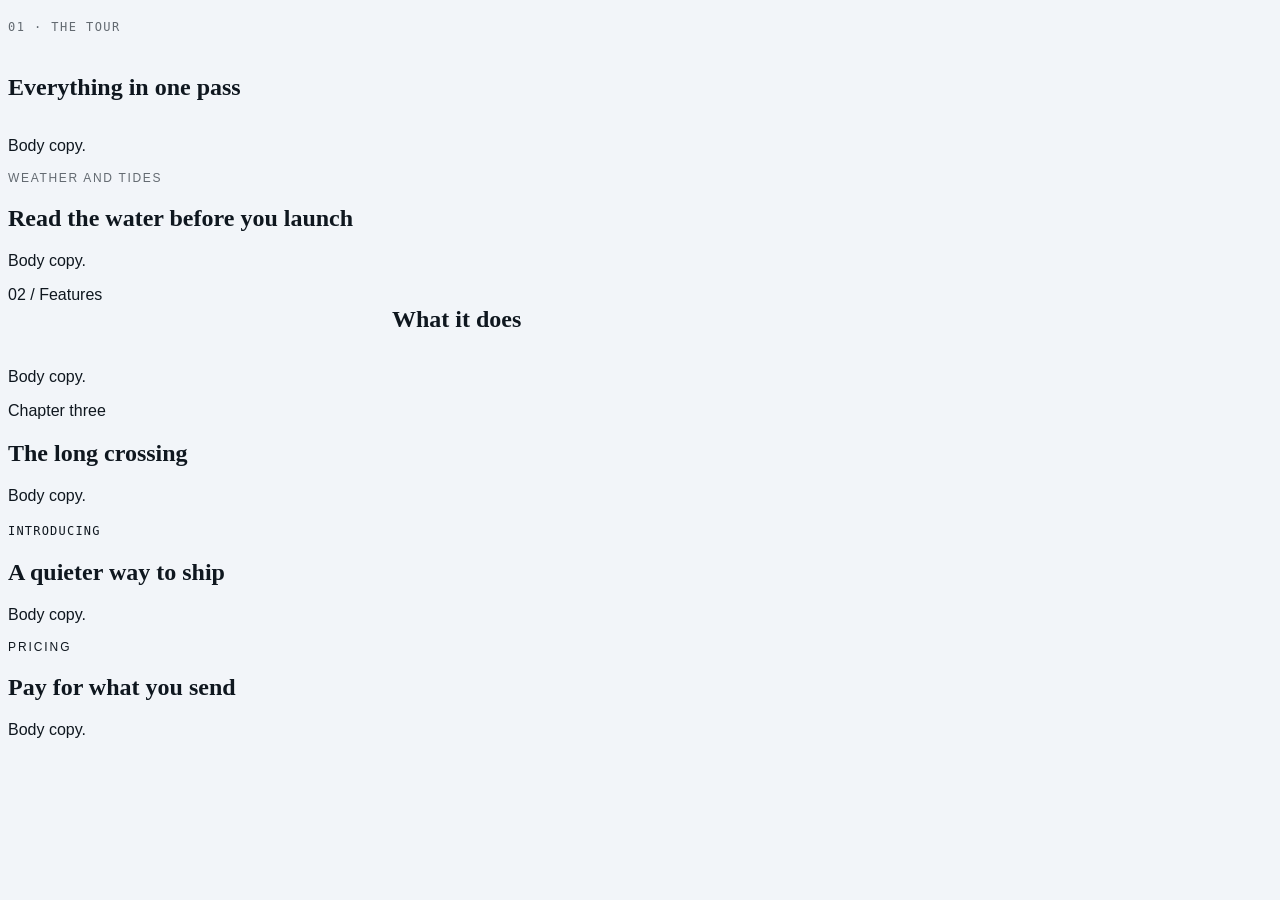
<file: .claude/skills/hallmark/scripts/fixtures/eyebrow-fail/index.html>
<!doctype html>
<!--
  Gate 54 fixture: MUST FAIL, six times.

  Every case here was invisible to the pre-1.3 detector, which keyed on
  `grid-template-columns` in the CSS and so only ever saw one geometry.
  Assertion (run from this directory):

    node ../../sloplint.mjs . --json | node -e "let s='';process.stdin.on('data',d=>s+=d).on('end',()=>console.log(JSON.parse(s).findings.filter(f=>f.gate==='54'&&f.grade==='FAIL').length))"
    # expected: 6

  Scoped to gate 54 on purpose: this file is deliberately slop in other ways too.
-->
<html lang="en">
<head>
<meta charset="utf-8">
<meta name="viewport" content="width=device-width, initial-scale=1">
<title>Gate 54 eyebrow fixture (must fail)</title>
<style>
/* Hallmark · macrostructure: fixture · tone: n/a · anchor hue: 250 · hero: Settled/H1 */
/* Hallmark · pre-emit critique: P3 H3 E3 S3 R3 V3 · weakest: all - this is a fixture */
:root {
  --color-paper: oklch(97% 0.006 250); --color-ink: oklch(20% 0.02 250);
  --color-muted: oklch(52% 0.015 250);
  --font-display: "Fraunces", serif; --font-body: "Public Sans", sans-serif;
  --font-label: "Geist Mono", monospace;
  --text-xs: 0.75rem; --tracking-label: 0.12em;
}
html, body { overflow-x: clip; }
body { background: var(--color-paper); color: var(--color-ink); font-family: var(--font-body); }
h1, h2, h3 { font-family: var(--font-display); }

/* 1: flex column. No grid anywhere; the old check could not see this. */
.a__head { display: flex; flex-direction: column; gap: 0.5rem; }
.a__eyebrow { font-family: var(--font-label); text-transform: uppercase;
  letter-spacing: var(--tracking-label); font-size: var(--text-xs); color: var(--color-muted); }

/* 2: plain block stack, and a class name outside the label vocabulary.
       Caught by resolved CSS alone: uppercase + tracking + small size. */
.b__strand { text-transform: uppercase; letter-spacing: 0.14em; font-size: 0.75rem;
  color: var(--color-muted); }

/* 3: the classic side-by-side grid. Regression guard for the old behaviour. */
.c__head { display: grid; grid-template-columns: minmax(0, 0.4fr) minmax(0, 1fr); gap: 2rem; }

/* 4: multi-column head declared ONLY inside a max-width block. The old check
       skipped every max-width rule, so this shape was a free pass. */
@media (max-width: 48rem) {
  .d__head { display: grid; grid-template-columns: 1fr 2fr; }
}

/* 5: class-less heading. The old check required a semantic match on the head
       wrapper's own classes to even look. */
.e__mark { font-family: var(--font-label); text-transform: uppercase;
  letter-spacing: 0.1em; font-size: 0.75rem; }

/* 6: "overline" was not in the old vocabulary at all. */
.overline { font-size: 0.75rem; letter-spacing: 0.16em; text-transform: uppercase; }
</style>
</head>
<body>

<!-- 1 · flex column stack -->
<section>
  <div class="a__head">
    <p class="a__eyebrow">01 · The tour</p>
    <h2>Everything in one pass</h2>
  </div>
  <p>Body copy.</p>
</section>

<!-- 2 · plain block stack, non-vocabulary class, CSS signals only -->
<section>
  <div>
    <p class="b__strand">Weather and tides</p>
    <h2>Read the water before you launch</h2>
  </div>
  <p>Body copy.</p>
</section>

<!-- 3 · side-by-side grid (the only shape the old gate caught) -->
<section>
  <div class="c__head">
    <span class="eyebrow">02 / Features</span>
    <h2>What it does</h2>
  </div>
  <p>Body copy.</p>
</section>

<!-- 4 · two-column head hidden inside a max-width query -->
<section>
  <div class="d__head">
    <span class="kicker">Chapter three</span>
    <h2>The long crossing</h2>
  </div>
  <p>Body copy.</p>
</section>

<!-- 5 · class-less heading under a labelled span -->
<section>
  <div>
    <span class="e__mark">Introducing</span>
    <h2>A quieter way to ship</h2>
  </div>
  <p>Body copy.</p>
</section>

<!-- 6 · the word the old vocabulary never knew -->
<section>
  <div>
    <p class="overline">Pricing</p>
    <h2>Pay for what you send</h2>
  </div>
  <p>Body copy.</p>
</section>

</body>
</html>
</file>
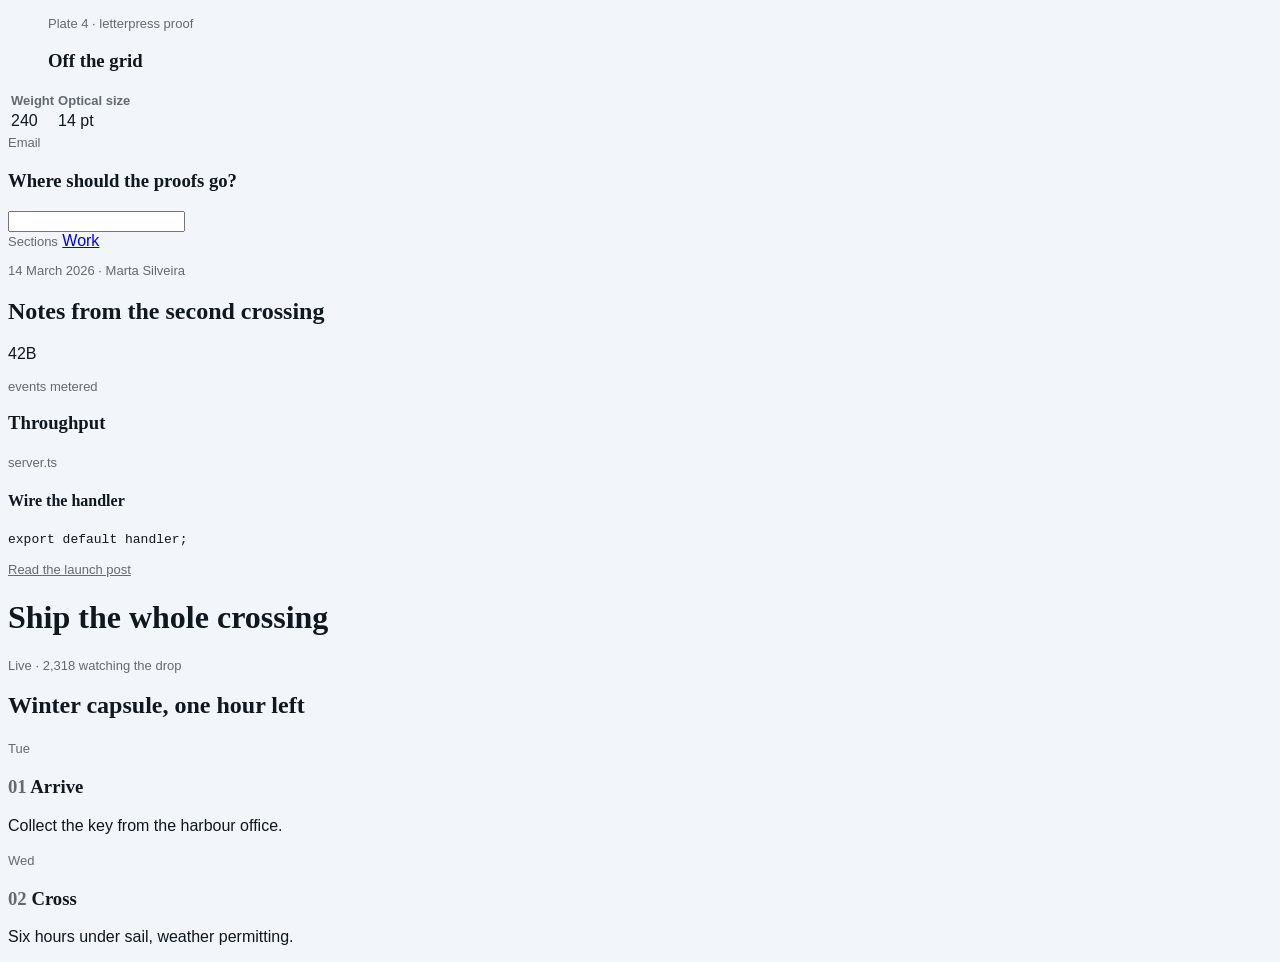
<file: .claude/skills/hallmark/scripts/fixtures/eyebrow-pass/index.html>
<!doctype html>
<!--
  Gate 54 fixture: MUST NOT FAIL.

  Ten shapes that look like an eyebrow to a naive detector and are not one.
  Each carries a fact, a destination, or an identifier the reader would
  otherwise lack: the exceptions gate 54 lists in references/gates.md.

  Assertion (run from this directory):

    node ../../sloplint.mjs . --json | node -e "let s='';process.stdin.on('data',d=>s+=d).on('end',()=>console.log(JSON.parse(s).findings.filter(f=>f.gate==='54').length))"
    # expected: 0

  Scoped to gate 54: this file makes no claim to be clean on the other gates.
-->
<html lang="en">
<head>
<meta charset="utf-8">
<meta name="viewport" content="width=device-width, initial-scale=1">
<title>Gate 54 carve-out fixture (must pass)</title>
<meta name="description" content="Fragments that sit near a heading without announcing it; gate 54 must stay quiet on every one.">
<style>
/* Hallmark · shape: fixture · genre: editorial · theme: fixture (by request)
 * hero: Settled · nav: none · footer: none · enrichment: none · signature: none, this is a gate 54 fixture
 * axes: light/roman-serif/cool · posture: restrained · contrast: pass · fold: n/a · v2.0.0 */
/* Hallmark · pre-emit critique: P3 H3 E3 S3 R3 V3 · weakest: all, this is a fixture */
/* Hallmark · answered F21 · unrelated fragments in one file, not a single document outline */
:root {
  --color-paper: oklch(97% 0.006 250); --color-ink: oklch(20% 0.02 250);
  --color-muted: oklch(52% 0.015 250); --color-accent: oklch(52% 0.14 250); --color-accent-ink: oklch(98% 0.005 250);
  --font-display: "Fraunces", serif; --font-body: "Public Sans", sans-serif;
  --font-label: var(--font-body);
  --text-xs: 0.8125rem;
}
html, body { overflow-x: clip; }
html { scrollbar-color: var(--color-muted) var(--color-paper); }
body { background: var(--color-paper); color: var(--color-ink); font-family: var(--font-body); caret-color: var(--color-accent); }
::selection { background: color-mix(in oklab, var(--color-accent) 22%, transparent); color: var(--color-ink); }
:focus-visible { outline: 2px solid var(--color-accent); outline-offset: 2px; }
a:active, button:active { transform: translateY(1px); }
button:disabled { opacity: 0.55; cursor: not-allowed; }
h1, h2, h3, h4 { font-family: var(--font-display); text-wrap: balance; }
.label { font-family: var(--font-label); font-size: var(--text-xs); color: var(--color-muted); }
.steps { list-style: none; counter-reset: step; padding: 0; }
.steps li { counter-increment: step; }
.steps li h3::before { content: counter(step, decimal-leading-zero) "  "; color: var(--color-muted); }
</style>
</head>
<body>

<!-- 1 · figcaption. Identifier, and it names something that is present. -->
<figure>
  <figcaption class="label">Plate 4 · letterpress proof</figcaption>
  <h3>Off the grid</h3>
</figure>

<!-- 2 · table column header. Identifier. -->
<table>
  <thead><tr><th class="label">Weight</th><th class="label">Optical size</th></tr></thead>
  <tbody><tr><td>240</td><td>14 pt</td></tr></tbody>
</table>

<!-- 3 · form field label. Identifier, bound to its control. -->
<form>
  <div>
    <label class="label" for="email">Email</label>
    <h3>Where should the proofs go?</h3>
    <input id="email" type="email">
  </div>
</form>

<!-- 4 · nav label. Destination. -->
<nav>
  <div>
    <span class="label">Sections</span>
    <h2 hidden>Navigation</h2>
    <a href="/work">Work</a>
  </div>
</nav>

<!-- 5 · dateline. Fact: the date appears nowhere else. -->
<article>
  <p class="label"><time datetime="2026-03-14">14 March 2026</time> · Marta Silveira</p>
  <h2>Notes from the second crossing</h2>
</article>

<!-- 6 · unit label AFTER the figure it labels. Order is the discriminator. -->
<section>
  <div>
    <p class="stat__num">42B</p>
    <p class="label">events metered</p>
  </div>
  <h3>Throughput</h3>
</section>

<!-- 7 · code filename tab. Identifier: a real path. -->
<section>
  <div>
    <span class="label">server.ts</span>
    <h4>Wire the handler</h4>
  </div>
  <pre><code>export default handler;</code></pre>
</section>

<!-- 8 · linked announcement chip. Destination, and it goes somewhere real. -->
<header>
  <div>
    <a class="label" href="/changelog/v2">Read the launch post</a>
    <h1>Ship the whole crossing</h1>
  </div>
</header>

<!-- 9 · live telemetry above a headline. Fact, and the digits prove it. -->
<section>
  <div>
    <p class="label">Live · 2,318 watching the drop</p>
    <h1>Winter capsule, one hour left</h1>
  </div>
</section>

<!-- 10 · a real <ol>. The numbers come from counter(), not from typed labels;
         a genuine per-step identifier rides along without becoming a kicker. -->
<ol class="steps">
  <li>
    <span class="label">Tue</span>
    <h3>Arrive</h3>
    <p>Collect the key from the harbour office.</p>
  </li>
  <li>
    <span class="label">Wed</span>
    <h3>Cross</h3>
    <p>Six hours under sail, weather permitting.</p>
  </li>
</ol>

</body>
</html>
</file>
<file: versions/v7/styles.css>
/* Hallmark · shape: booking page led by a pear field with the quick search · genre: playful · theme: Hum (deal named by the user: rounded and lively, not square) · redesign: full
 * hero: Stage · nav: edge-aligned, wordmark left, links and one action right · footer: mast, the wordmark over the links · imagery: photographs, the owner's own (11 files) · signature: the quick search pressed on card stock across a pear field
 * axes: light/rounded-sans/chromatic-yellow · posture: full-palette · spring: primary only · font: Rubik, Chillax has no Cyrillic · job: book · contrast: pass · fold: pass · v2.0.0 */
/* Hallmark · pre-emit critique: P4 H4 E4 S3 R4 V4 · weakest: S, a hotel in a cut-paper theme could read as a children's page; kept the copy adult and let the room photographs carry the tone, with one pear field and one ink band */
/* Hallmark · dismissed 23 · the pear field under the quick search is the theme's one accent field, one band on the page, declared in the stamp as posture full-palette */
/* Hallmark · answered F4 · the ink button is the primary on the pear field, where a pear button would vanish; one primary per surface */
/* Hallmark · answered F20 · the calendar draws real months, so a month's last row can hold a single day */
/* Hallmark · answered F7 · the round marks are the calendar days, arrows and legend swatches, which are controls or keys, never boxes */
/* Hallmark · dropped #cta, "Забронируйте номер за минуту", ../../photo-8.jpg · the closing band repeated the booking action the contacts band already carries, and the gallery repeated the room photographs, which gate 83 counts as a photo wall */
@import url("./tokens.css");
@import url("./base.css");
@font-face { font-family: Rubik; src: url("../../fonts/rubik-cyrillic.woff2") format("woff2"); font-style: normal; font-weight: 400 700; font-display: swap; unicode-range: U+0301, U+0400-045F, U+0490-0491, U+04B0-04B1, U+2116; }
@font-face { font-family: Rubik; src: url("../../fonts/rubik-latin.woff2") format("woff2"); font-style: normal; font-weight: 400 700; font-display: swap; unicode-range: U+0000-00FF, U+0131, U+0152-0153, U+02BB-02BC, U+02C6, U+02DA, U+02DC, U+0304, U+0308, U+0329, U+2000-206F, U+20AC, U+2122, U+2191, U+2193, U+2212, U+2215, U+FEFF, U+FFFD; }

:root {
  --font-display: "Rubik", ui-rounded, ui-sans-serif, sans-serif; --font-body: var(--font-display);
  --grain: url("data:image/svg+xml;utf8,<svg xmlns='http://www.w3.org/2000/svg' width='180' height='180'><filter id='g'><feTurbulence type='fractalNoise' baseFrequency='1.1' numOctaves='2' stitchTiles='stitch'/><feColorMatrix values='0 0 0 0 0.25 0 0 0 0 0.22 0 0 0 0 0.12 0 0 0 0.1 0'/></filter><rect width='100%' height='100%' filter='url(%23g)'/></svg>");
  --fibre: url("data:image/svg+xml;utf8,<svg xmlns='http://www.w3.org/2000/svg' width='220' height='220'><filter id='f'><feTurbulence type='turbulence' baseFrequency='0.012 0.5' numOctaves='2' seed='4'/><feColorMatrix values='0 0 0 0 0.9 0 0 0 0 0.85 0 0 0 0 0.7 0 0 0 0.55 -0.12'/></filter><rect width='100%' height='100%' filter='url(%23f)'/></svg>");
  --text-body: 1.0625rem; --edge: 5px; --gap-page: var(--space-2xl);
}
html { scroll-behavior: smooth; }
body { background: var(--grain), var(--color-paper); font-size: var(--text-body); font-weight: 500; line-height: 1.55; color: var(--color-ink-2); }
h1, h2, h3 { color: var(--color-ink); }
a { color: var(--color-accent-2); }
.container { padding-inline: var(--gutter); }
.lead { font-weight: 500; color: var(--color-ink-2); }
.muted { color: var(--color-muted); }
svg.i { width: 1.25em; height: 1.25em; flex: none; fill: none; stroke: currentColor; stroke-width: 1.8; stroke-linecap: round; stroke-linejoin: round; }

/* controls: card stock that presses down; the spring runs on the primary only */
.btn { --edge: 5px; display: inline-flex; align-items: center; justify-content: center; gap: var(--space-xs); min-height: 54px; padding: 0 var(--space-lg); border: 0; border-radius: var(--radius-stock); font-weight: 600; font-size: var(--text-md); color: var(--color-ink); text-decoration: none; white-space: nowrap; cursor: pointer; background: var(--grain), var(--fibre), var(--color-card); box-shadow: inset 0 0 0 1px var(--color-rule), 0 var(--edge) 0 0 var(--color-edge); transition: translate var(--dur-micro) var(--ease-snap), box-shadow var(--dur-micro) var(--ease-snap), background-color var(--dur-micro) var(--ease-snap); }
.btn:hover { --edge: 7px; translate: 0 -2px; }
.btn:active { --edge: 1px; translate: 0 4px; }
.btn:disabled { cursor: not-allowed; opacity: 0.55; box-shadow: inset 0 0 0 1px var(--color-rule); translate: none; }
.btn--primary { background: var(--grain), var(--fibre), var(--color-accent); color: var(--color-accent-ink); box-shadow: 0 var(--edge) 0 0 var(--color-accent-deep), var(--space-3xs) calc(var(--edge) + var(--space-2xs)) var(--space-sm) calc(var(--space-2xs) * -1) color-mix(in oklab, var(--color-ink) 32%, transparent); transition-timing-function: var(--ease-spring); }
.btn--ink { background: var(--grain), var(--color-ink); color: var(--color-paper); box-shadow: 0 var(--edge) 0 0 color-mix(in oklab, var(--color-ink) 55%, black); }
.btn--small { min-height: 44px; padding: 0 var(--space-md); }
.link { display: inline-flex; align-items: center; min-height: 44px; color: var(--color-accent-2); font-weight: 600; text-decoration: underline; text-decoration-thickness: 2px; text-underline-offset: 0.22em; cursor: pointer; background: none; border: 0; padding: var(--space-xs) 0; font-size: var(--text-md); }
.link:hover { text-decoration-thickness: 3px; }
.link:active { translate: 0 1px; }
.btn:focus-visible, .link:focus-visible, a:focus-visible, button:focus-visible, summary:focus-visible, input:focus-visible, select:focus-visible { outline: 3px solid var(--color-focus); outline-offset: 3px; }

/* nav */
.nav { position: sticky; top: 0; z-index: var(--z-sticky-nav); background: var(--grain), var(--color-paper); box-shadow: 0 var(--space-3xs) 0 0 var(--color-rule), 0 var(--space-xs) var(--space-lg) calc(var(--space-sm) * -1) color-mix(in oklab, var(--color-ink) 20%, transparent); }
.nav-in { display: flex; align-items: center; justify-content: space-between; gap: var(--space-lg); min-height: 72px; }
.wordmark { font-size: var(--text-xl); font-weight: 600; letter-spacing: var(--tracking-display); color: var(--color-ink); text-decoration: none; }
.nav-end { display: flex; align-items: center; gap: var(--space-xl); }
.nav-links { display: flex; align-items: center; gap: var(--space-lg); }
.nav-links a { white-space: nowrap; color: var(--color-ink-2); font-weight: 600; text-decoration: none; padding: var(--space-xs) 0; border-radius: var(--space-xs); }
.nav-links a:hover { color: var(--color-ink); text-decoration: underline; text-decoration-thickness: 2px; text-underline-offset: 0.3em; text-decoration-color: var(--color-accent-deep); }
.nav-phone { color: var(--color-ink); font-weight: 600; text-decoration: none; white-space: nowrap; }

/* hero: Stage */
.hero { min-height: min(720px, calc(100dvh - 72px)); display: grid; align-items: center; padding-block: var(--space-xl); }
.lead-grid { display: grid; grid-template-columns: minmax(0, 6fr) minmax(0, 6fr); gap: var(--gap-page); align-items: center; }
.lead-block { display: grid; gap: var(--space-lg); justify-items: start; }
.hero h1 { max-width: 11ch; }
.lead-actions { display: flex; flex-wrap: wrap; align-items: center; gap: var(--space-lg); margin-top: var(--space-xs); }
.lead-photo { width: 100%; height: 560px; border-radius: var(--radius-card); box-shadow: var(--shadow-card); outline: 1px solid color-mix(in oklab, var(--color-ink) 8%, transparent); outline-offset: -1px; }

/* the pear field: quick search */
.band-pear { background: var(--grain), var(--fibre), var(--color-accent); padding-block: var(--space-2xl); }
.band-in { display: grid; gap: var(--space-lg); }
.band-title { font-size: var(--text-xl); max-width: none; color: var(--color-accent-ink); }
.bookingbar { display: grid; grid-template-columns: minmax(0, 1.25fr) minmax(0, 1.25fr) repeat(2, minmax(0, 1fr)) minmax(0, 1.4fr) auto; gap: var(--space-sm); align-items: end; }
.field { display: grid; gap: var(--space-2xs); min-width: 0; }
.field label { font-size: var(--text-sm); font-weight: 600; color: var(--color-ink-2); }
.field input, .field select, .date-inputs input, .date-inputs select, .modal-fields input, .modal-fields select { width: 100%; min-width: 0; min-height: 52px; padding: 0 var(--space-md); border: 1px solid var(--color-muted); border-radius: var(--radius-input); background: var(--grain), var(--fibre), var(--color-card); color: var(--color-ink); font: inherit; font-weight: 600; text-overflow: ellipsis; }
.field input:focus, .field select:focus, .date-inputs input:focus, .date-inputs select:focus, .modal-fields input:focus, .modal-fields select:focus { outline: 3px solid var(--color-focus); outline-offset: 2px; }
.bookingbar .btn { min-height: 52px; }

/* section frame */
.section { padding-block: var(--section-gap) 0; }
.section:last-of-type { padding-bottom: var(--section-gap); }
.head { display: grid; grid-template-columns: minmax(0, 7fr) minmax(0, 5fr); gap: var(--gap-page); align-items: end; margin-bottom: var(--space-2xl); }
.head .lead { max-width: 36ch; justify-self: start; }

/* rooms */
.trip { display: flex; flex-wrap: wrap; align-items: center; justify-content: space-between; gap: var(--space-md) var(--space-xl); padding: var(--space-md) var(--space-lg); margin-bottom: var(--space-xl); border-radius: var(--radius-card); background: var(--grain), var(--fibre), var(--color-paper-2); }
.trip h3 { font-size: var(--text-title); }
.trip p { color: var(--color-muted); font-size: var(--text-sm); }
.trip-facts { display: flex; flex-wrap: wrap; align-items: center; gap: var(--space-xs) var(--space-lg); }
.trip-facts span { display: inline-flex; align-items: center; gap: var(--space-xs); }
.trip-facts b { color: var(--color-ink); font-weight: 600; }
.rooms-grid { display: grid; grid-template-columns: repeat(2, minmax(0, 1fr)); gap: var(--gap-page); }
.room-card { display: grid; grid-template-rows: auto 1fr auto; gap: var(--space-md); padding: var(--space-md); border-radius: var(--radius-card); background: var(--grain), var(--fibre), var(--color-card); box-shadow: var(--shadow-card), inset 0 0 0 1px var(--color-rule); }
.room-card.is-unavailable { opacity: 0.7; }
.room-image { aspect-ratio: 16 / 10; border-radius: var(--radius-stock); }
.room-status { position: absolute; left: var(--space-sm); top: var(--space-sm); z-index: 2; padding: var(--space-2xs) var(--space-sm); border-radius: var(--radius-pill); background: var(--color-card); color: var(--color-ink); font-size: var(--text-sm); font-weight: 600; box-shadow: var(--shadow-card); }
.room-status.free { background: var(--color-mint); }
.room-status.few { background: var(--color-sand); }
.room-status.full { background: var(--color-paper-3); color: var(--color-muted); }
.room-body { display: grid; gap: var(--space-xs); padding: var(--space-xs) var(--space-sm) var(--space-sm); }
.room-title { font-size: var(--text-2xl); }
.room-kind { color: var(--color-muted); font-weight: 600; }
.room-desc { color: var(--color-ink-2); }
.room-facts { display: flex; flex-wrap: wrap; gap: var(--space-xs) var(--space-lg); margin-top: var(--space-xs); color: var(--color-ink-2); font-size: var(--text-sm); }
.room-facts span { display: inline-flex; align-items: center; gap: var(--space-xs); }
.room-bottom { display: flex; align-items: center; justify-content: space-between; gap: var(--space-md); margin-top: auto; padding: var(--space-xs) var(--space-sm) var(--space-sm); }
.room-price { font-size: var(--text-3xl); font-weight: 600; color: var(--color-ink); letter-spacing: var(--tracking-display); font-variant-numeric: tabular-nums; white-space: nowrap; }
.room-price small { display: block; font-size: var(--text-sm); font-weight: 500; letter-spacing: 0; color: var(--color-muted); }
.room-note { margin-top: var(--space-lg); color: var(--color-muted); font-size: var(--text-sm); }
.benefits { display: flex; flex-wrap: wrap; gap: var(--space-sm) var(--space-xl); margin-top: var(--space-lg); padding: 0; list-style: none; }
.benefits li { display: inline-flex; align-items: center; gap: var(--space-xs); font-weight: 600; color: var(--color-ink); }

/* dates and summary */
.cal-grid { display: grid; grid-template-columns: minmax(0, 8fr) minmax(0, 4fr); gap: var(--gap-page); align-items: start; }
.calendar-box { padding: var(--space-xl); border-radius: var(--radius-card); background: var(--grain), var(--fibre), var(--color-card); box-shadow: var(--shadow-card), inset 0 0 0 1px var(--color-rule); }
.step-line { display: flex; align-items: baseline; justify-content: space-between; gap: var(--space-md); margin-bottom: var(--space-lg); }
.step-line h3 { font-size: var(--text-xl); }
.step-line small { color: var(--color-muted); font-size: var(--text-sm); }
.date-inputs { display: grid; grid-template-columns: repeat(3, minmax(0, 1fr)); gap: var(--space-sm); margin-bottom: var(--space-xl); }
.date-inputs label { display: grid; gap: var(--space-2xs); font-size: var(--text-sm); font-weight: 600; color: var(--color-ink-2); }
.month-pair { display: grid; grid-template-columns: repeat(2, minmax(0, 1fr)); gap: var(--gap-page); }
.cal-top { display: flex; align-items: center; justify-content: space-between; gap: var(--space-sm); margin-bottom: var(--space-sm); }
.cal-month { flex: 1; text-align: center; font-size: var(--text-lg); font-weight: 600; color: var(--color-ink); }
.month-arrow { display: grid; place-items: center; width: 44px; height: 44px; border: 0; border-radius: var(--radius-pill); background: var(--color-paper-2); color: var(--color-ink); cursor: pointer; transition: background-color var(--dur-micro) var(--ease-snap), translate var(--dur-micro) var(--ease-snap); }
.month-arrow:hover { background: var(--color-accent); }
.month-arrow:active { translate: 0 2px; }
.month-spacer { width: 44px; flex: none; }
.cal-week, .cal-days { display: grid; grid-template-columns: repeat(7, minmax(0, 1fr)); }
.cal-week span { text-align: center; font-size: var(--text-sm); font-weight: 600; color: var(--color-muted); padding: var(--space-xs) 0; text-transform: lowercase; }
.cal-days { gap: var(--space-2xs) 0; }
.day { position: relative; aspect-ratio: 1; min-height: 40px; border: 0; background: transparent; border-radius: var(--radius-pill); font: inherit; font-weight: 600; color: var(--color-ink); cursor: pointer; transition: background-color var(--dur-micro) var(--ease-snap); }
.day.available:hover:not(:disabled) { background: var(--color-sugar); }
.day.few:not(.past) { background: color-mix(in oklab, var(--color-sand) 55%, transparent); }
.day.full { color: var(--color-muted); text-decoration: line-through; cursor: not-allowed; }
.day.past { color: var(--color-rule); text-decoration: none; cursor: not-allowed; }
.day.inrange { background: color-mix(in oklab, var(--color-accent) 55%, transparent); border-radius: 0; }
.day.range-conflict { background: color-mix(in oklab, var(--color-accent-3) 30%, transparent); }
.day.selected { background: var(--color-ink); color: var(--color-paper); }
.day:focus-visible { outline: 3px solid var(--color-focus); outline-offset: 1px; }
.cal-legend { display: grid; grid-template-columns: repeat(2, minmax(0, 1fr)); gap: var(--space-sm) var(--gap-page); margin-top: var(--space-xl); padding-top: var(--space-lg); border-top: var(--rule-hair) solid var(--color-rule); }
.cal-legend > span { display: flex; align-items: center; gap: var(--space-sm); }
.cal-legend strong { display: block; color: var(--color-ink); font-weight: 600; }
.cal-legend small { color: var(--color-muted); font-size: var(--text-sm); }
.legend-swatch, .period-swatch { flex: none; width: 20px; height: 20px; border-radius: var(--radius-pill); background: var(--color-card); box-shadow: inset 0 0 0 2px var(--color-muted); }
.legend-swatch.few { background: var(--color-sand); box-shadow: none; }
.legend-swatch.full { background: var(--color-paper-3); box-shadow: none; }
.period-swatch { background: var(--color-ink); box-shadow: none; }
.range-summary { display: none; margin-top: var(--space-lg); padding: var(--space-md) var(--space-lg); border-radius: var(--radius-stock); background: color-mix(in oklab, var(--color-accent) 45%, transparent); color: var(--color-ink); }
.range-summary.visible { display: block; }
.cal-hint { margin-top: var(--space-lg); color: var(--color-muted); font-size: var(--text-sm); }
.summary { padding: var(--space-xl); border-radius: var(--radius-card); background: var(--grain), var(--color-ink); color: var(--color-paper); box-shadow: var(--shadow-card); display: grid; gap: var(--space-lg); }
.summary h3 { color: var(--color-paper); font-size: var(--text-xl); }
.summary p { color: color-mix(in oklab, var(--color-paper) 78%, transparent); }
.stay-line { display: flex; justify-content: space-between; gap: var(--space-md); padding-block: var(--space-sm); border-bottom: var(--rule-hair) solid color-mix(in oklab, var(--color-paper) 20%, transparent); }
.stay-line span { color: color-mix(in oklab, var(--color-paper) 70%, transparent); }
.stay-line strong { text-align: right; font-weight: 600; color: var(--color-paper); }
.cancel-note { display: flex; gap: var(--space-sm); align-items: flex-start; }
.cancel-note strong { display: block; color: var(--color-paper); }
.cancel-note small { color: color-mix(in oklab, var(--color-paper) 70%, transparent); font-size: var(--text-sm); }
.stay-available-list { display: grid; gap: var(--space-sm); }
.avail-row { display: grid; grid-template-columns: 64px minmax(0, 1fr) auto; gap: var(--space-md); align-items: center; padding: var(--space-xs); border-radius: var(--radius-stock); background: color-mix(in oklab, var(--color-paper) 10%, transparent); cursor: pointer; transition: background-color var(--dur-micro) var(--ease-snap); }
.avail-row:hover { background: color-mix(in oklab, var(--color-paper) 18%, transparent); }
.avail-row img { width: 64px; height: 52px; object-fit: cover; border-radius: var(--space-sm); }
.avail-row strong { display: block; color: var(--color-paper); font-weight: 600; }
.avail-row small { color: color-mix(in oklab, var(--color-paper) 70%, transparent); font-size: var(--text-sm); }
.avail-price { text-align: right; font-weight: 600; color: var(--color-paper); padding-right: var(--space-xs); }
.avail-price small { display: block; }
.avail-empty { color: var(--color-paper); }
.summary .btn { width: 100%; }

/* services: rows */
.rows { margin: 0; padding: 0; list-style: none; border-top: var(--rule-hair) solid var(--color-ink); }
.row { display: grid; grid-template-columns: minmax(0, 5fr) minmax(0, 7fr); gap: var(--gap-page); align-items: center; padding-block: var(--space-xl); border-bottom: var(--rule-hair) solid var(--color-rule); }
.row h3 { display: flex; align-items: center; gap: var(--space-md); font-size: var(--text-2xl); max-width: none; }
.row h3 svg.i { width: 1.1em; height: 1.1em; color: var(--color-accent-deep); stroke-width: 2; }
.row p { color: var(--color-ink-2); }

/* about */
.split { display: grid; grid-template-columns: minmax(0, 5fr) minmax(0, 7fr); gap: var(--gap-page); align-items: center; }
.about-photo { width: 100%; height: 560px; border-radius: var(--radius-card); box-shadow: var(--shadow-card); }
.about-text { display: grid; gap: var(--space-lg); justify-items: start; }
mark { background: color-mix(in oklab, var(--color-accent) 55%, transparent); color: inherit; padding-inline: var(--space-2xs); border-radius: var(--space-2xs); box-decoration-break: clone; }
.checks { display: grid; grid-template-columns: repeat(2, minmax(0, 1fr)); gap: var(--space-md) var(--gap-page); margin: 0; padding: 0; list-style: none; }
.checks li { display: flex; align-items: center; gap: var(--space-sm); font-weight: 600; color: var(--color-ink); }
.checks svg.i { color: var(--color-mint-deep); }

/* faq */
.faq-grid { display: grid; grid-template-columns: minmax(0, 4fr) minmax(0, 8fr); gap: var(--gap-page); align-items: start; }
.faq-head { display: grid; gap: var(--space-lg); position: sticky; top: calc(72px + var(--space-lg)); }
.faq-list { border-top: var(--rule-hair) solid var(--color-ink); }
.faq-list details { border-bottom: var(--rule-hair) solid var(--color-rule); }
.faq-list summary { display: flex; align-items: center; justify-content: space-between; gap: var(--space-lg); padding-block: var(--space-lg); list-style: none; cursor: pointer; font-size: var(--text-xl); font-weight: 600; color: var(--color-ink); letter-spacing: var(--tracking-display); }
.faq-list summary::-webkit-details-marker { display: none; }
.faq-list summary::after { content: ""; flex: none; width: 36px; height: 36px; border-radius: var(--radius-pill); background: var(--color-paper-2) url("data:image/svg+xml;utf8,<svg xmlns='http://www.w3.org/2000/svg' viewBox='0 0 24 24' fill='none' stroke='%23222' stroke-width='2.4' stroke-linecap='round'><path d='M12 6v12M6 12h12'/></svg>") center / 18px no-repeat; transition: rotate var(--dur-short) var(--ease-snap), background-color var(--dur-short) var(--ease-snap); }
.faq-list details[open] summary::after { rotate: 45deg; background-color: var(--color-accent); }
.faq-list summary:hover { color: var(--color-accent-2); }
.faq-list p { padding-bottom: var(--space-lg); max-width: 56ch; color: var(--color-ink-2); }

/* contacts: the ink band */
.band-ink { margin-top: var(--section-gap); padding-block: var(--space-3xl); background: var(--grain), var(--color-ink); color: var(--color-paper); }
.band-ink h2, .band-ink h3 { color: var(--color-paper); }
.ink-grid { display: grid; grid-template-columns: minmax(0, 6fr) minmax(0, 5fr); gap: var(--gap-page); align-items: center; }
.ink-text { display: grid; gap: var(--space-lg); justify-items: start; }
.ink-text p { color: color-mix(in oklab, var(--color-paper) 80%, transparent); }
.contact-list { display: grid; gap: var(--space-lg); margin: 0; }
.contact-list div { padding-bottom: var(--space-lg); border-bottom: var(--rule-hair) solid color-mix(in oklab, var(--color-paper) 22%, transparent); }
.contact-list dt { color: color-mix(in oklab, var(--color-paper) 65%, transparent); font-size: var(--text-sm); }
.contact-list dd { margin: var(--space-2xs) 0 0; font-size: var(--text-2xl); font-weight: 600; letter-spacing: var(--tracking-display); color: var(--color-paper); }
.contact-list a { color: var(--color-paper); text-decoration-color: var(--color-accent); text-decoration-thickness: 3px; }
.contact-list small { display: block; margin-top: var(--space-xs); font-size: var(--text-sm); font-weight: 500; letter-spacing: 0; color: color-mix(in oklab, var(--color-paper) 65%, transparent); }

/* footer: mast */
.foot { padding-block: var(--space-3xl) var(--space-xl); background: var(--grain), var(--color-paper-2); }
.foot-mast { font-size: clamp(4rem, 14vw, 12rem); line-height: 0.9; font-weight: 600; letter-spacing: var(--tracking-display); color: var(--color-ink); margin: 0 0 var(--space-xl); text-decoration: none; display: block; }
.foot-row { display: flex; flex-wrap: wrap; align-items: center; justify-content: space-between; gap: var(--space-lg); padding-top: var(--space-lg); border-top: var(--rule-hair) solid var(--color-rule); }
.foot-note { color: var(--color-muted); font-size: var(--text-sm); }
.foot-links { display: flex; flex-wrap: wrap; gap: var(--space-lg); }
.foot-links a { color: var(--color-ink); font-weight: 600; }

/* modal and toast */
.modal { position: fixed; inset: 0; z-index: var(--z-modal); display: none; place-items: center; padding: var(--space-md); background: color-mix(in oklab, var(--color-ink) 62%, transparent); }
.modal.open { display: grid; }
.modal-card { position: relative; width: min(580px, 100%); max-height: calc(100dvh - var(--space-xl)); overflow: auto; padding: var(--space-xl); border-radius: var(--radius-card); background: var(--grain), var(--fibre), var(--color-card); box-shadow: var(--shadow-card); }
.modal-card h2 { font-size: var(--text-2xl); margin-bottom: var(--space-xs); }
.modal-card > p { margin-bottom: var(--space-lg); color: var(--color-muted); }
.modal-close { position: absolute; right: var(--space-md); top: var(--space-md); display: grid; place-items: center; width: 44px; height: 44px; border: 0; border-radius: var(--radius-pill); background: var(--color-paper-2); color: var(--color-ink); font-size: var(--text-xl); line-height: 1; cursor: pointer; }
.modal-close:hover { background: var(--color-accent); }
.modal-fields { display: grid; grid-template-columns: repeat(2, minmax(0, 1fr)); gap: var(--space-md); }
.modal-fields label { display: grid; gap: var(--space-2xs); font-size: var(--text-sm); font-weight: 600; color: var(--color-ink-2); }
.modal-fields .wide { grid-column: 1 / -1; }
.booking-summary { margin-block: var(--space-lg); padding: var(--space-md) var(--space-lg); border-radius: var(--radius-stock); background: color-mix(in oklab, var(--color-accent) 45%, transparent); color: var(--color-ink-2); }
.booking-summary div { display: flex; justify-content: space-between; gap: var(--space-md); color: var(--color-ink); font-weight: 600; }
.booking-summary strong { font-size: var(--text-xl); letter-spacing: var(--tracking-display); }
.modal-card form > .btn { width: 100%; }
.fineprint { margin-top: var(--space-md); color: var(--color-muted); font-size: var(--text-sm); }
.toast { position: fixed; left: 50%; bottom: var(--space-lg); z-index: var(--z-toast); max-width: min(520px, calc(100% - var(--space-xl))); translate: -50% var(--space-lg); opacity: 0; pointer-events: none; padding: var(--space-md) var(--space-lg); border-radius: var(--radius-stock); background: var(--color-ink); color: var(--color-paper); font-weight: 600; transition: opacity var(--dur-short) var(--ease-out), translate var(--dur-short) var(--ease-out); }
.toast.show { opacity: 1; translate: -50% 0; }

/* the one reveal: the class is added by script, so the page is whole without it */
.js .will-reveal { opacity: 0; translate: 0 var(--space-lg); transition: opacity var(--dur-long) var(--ease-out), translate var(--dur-long) var(--ease-out); }
.js .will-reveal.is-in { opacity: 1; translate: none; }
.conflict-note { color: var(--color-error); }

@media (max-width: 80rem) { .nav-phone { display: none; } .bookingbar { grid-template-columns: repeat(3, minmax(0, 1fr)); } .bookingbar .btn { grid-column: 1 / -1; } }
@media (max-width: 60rem) {
  .nav-links { display: none; }
  .hero { padding-block: var(--space-xl) var(--space-2xl); }
  .lead-grid, .split, .faq-grid, .ink-grid, .head, .cal-grid, .row { grid-template-columns: minmax(0, 1fr); }
  .lead-grid { gap: var(--space-xl); }
  .lead-photo { height: auto; aspect-ratio: 4 / 3; }
  .rooms-grid { grid-template-columns: minmax(0, 1fr); }
  .faq-head { position: static; }
  .head { gap: var(--space-md); }
  .about-photo { height: auto; aspect-ratio: 4 / 3; }
  .band-ink { padding-block: var(--space-2xl); }
  .row { gap: var(--space-sm); padding-block: var(--space-lg); }
}
@media (max-width: 40rem) {
  .nav-in { min-height: 64px; }
  .month-pair { grid-template-columns: minmax(0, 1fr); } .next-month-panel { display: none; } .month-spacer { display: none; }
  .date-inputs, .cal-legend, .checks, .modal-fields { grid-template-columns: minmax(0, 1fr); }
  .bookingbar { grid-template-columns: repeat(2, minmax(0, 1fr)); }
  .calendar-box, .summary, .modal-card { padding: var(--space-lg) var(--space-md); }
  .room-bottom { flex-wrap: wrap; }
  .lead-actions { gap: var(--space-md); }
}
@media (prefers-reduced-motion: reduce) { .js .will-reveal { opacity: 1; translate: none; transition: none; } .btn, .btn:hover, .btn:active { translate: none; } }
</file>
<file: versions/v8/styles.css>
/* Ангел. Tokens and rules follow design-system/minutka-warm/MASTER.md */
@font-face { font-family: Nunito; src: url("../../fonts/nunito-cyrillic.woff2") format("woff2"); font-style: normal; font-weight: 400 800; font-display: swap; unicode-range: U+0301, U+0400-045F, U+0490-0491, U+04B0-04B1, U+2116; }
@font-face { font-family: Nunito; src: url("../../fonts/nunito-latin.woff2") format("woff2"); font-style: normal; font-weight: 400 800; font-display: swap; unicode-range: U+0000-00FF, U+0131, U+0152-0153, U+02BB-02BC, U+02C6, U+02DA, U+02DC, U+0304, U+0308, U+0329, U+2000-206F, U+20AC, U+2122, U+2191, U+2193, U+2212, U+2215, U+FEFF, U+FFFD; }

:root {
  color-scheme: light;
  --bg: #fff8ee; --bg-2: #f6ead8; --surface: #ffffff; --ink: #2b1f16; --muted: #6a584a;
  --accent: #b04a1b; --on-accent: #ffffff; --accent-soft: #fbe3d3; --honey: #e9a93a; --sage: #4c7a56; --line: #e7d6bf;
  --glass: rgb(255 250 242 / 0.78); --scrim: rgb(34 20 10 / 0.72); --shadow-rgb: 70 40 15;
  --font: Nunito, ui-rounded, "Segoe UI", system-ui, sans-serif;
  --r-sm: 16px; --r-md: 24px; --r-lg: 32px; --r-xl: 44px; --pill: 999px;
  --s-1: 4px; --s-2: 8px; --s-3: 12px; --s-4: 16px; --s-5: 24px; --s-6: 32px; --s-7: 48px; --s-8: 64px; --s-9: 96px; --s-10: 128px;
  --shadow-sm: 0 1px 2px rgb(var(--shadow-rgb) / 0.08), 0 4px 12px -4px rgb(var(--shadow-rgb) / 0.12);
  --shadow-md: 0 2px 4px rgb(var(--shadow-rgb) / 0.06), 0 16px 32px -12px rgb(var(--shadow-rgb) / 0.2);
  --shadow-lg: 0 4px 8px rgb(var(--shadow-rgb) / 0.08), 0 32px 64px -24px rgb(var(--shadow-rgb) / 0.32);
  --ease: cubic-bezier(0.22, 1, 0.36, 1); --ease-pop: cubic-bezier(0.34, 1.4, 0.64, 1);
  --nav-h: 68px; --container: 1200px;
}
[data-theme="dark"] {
  color-scheme: dark;
  --bg: #1b1410; --bg-2: #241b15; --surface: #2b211a; --ink: #fbeedd; --muted: #c9b5a2;
  --accent: #f09660; --on-accent: #2a150a; --accent-soft: #3d2a1e; --honey: #f0b552; --sage: #8fc49a; --line: #3b2e25;
  --glass: rgb(36 27 21 / 0.78); --scrim: rgb(20 11 5 / 0.74); --shadow-rgb: 0 0 0;
}

*, *::before, *::after { box-sizing: border-box; }
html { scroll-behavior: smooth; scroll-padding-top: 96px; }
body { margin: 0; background: var(--bg); color: var(--ink); font: 400 1.0625rem/1.65 var(--font); -webkit-font-smoothing: antialiased; overflow-x: clip; transition: background-color 0.4s var(--ease), color 0.4s var(--ease); }
h1, h2, h3, p, ul, ol, dl, dd, figure { margin: 0; }
ul, ol { padding: 0; list-style: none; }
img { display: block; max-width: 100%; }
a { color: inherit; }
button, input, select, textarea { font: inherit; color: inherit; }
button { cursor: pointer; }
svg.i { width: 1.25em; height: 1.25em; flex: none; fill: none; stroke: currentColor; stroke-width: 1.8; stroke-linecap: round; stroke-linejoin: round; }
:focus-visible { outline: 3px solid var(--accent); outline-offset: 3px; border-radius: var(--r-sm); }
.container { width: min(var(--container), calc(100% - var(--s-7))); margin-inline: auto; }
.skip { position: absolute; left: var(--s-4); top: -100px; z-index: 100; padding: var(--s-3) var(--s-5); border-radius: var(--pill); background: var(--ink); color: var(--bg); transition: top 0.2s var(--ease); }
.skip:focus { top: var(--s-4); }
.visually-hidden { position: absolute; width: 1px; height: 1px; overflow: hidden; clip-path: inset(50%); white-space: nowrap; }

/* buttons */
.btn { display: inline-flex; align-items: center; justify-content: center; gap: var(--s-2); min-height: 52px; padding: 0 var(--s-6); border: 1px solid transparent; border-radius: var(--pill); font-weight: 700; font-size: 1rem; text-decoration: none; white-space: nowrap; transition: transform 0.3s var(--ease-pop), box-shadow 0.3s var(--ease), background-color 0.2s var(--ease), color 0.2s var(--ease), border-color 0.2s var(--ease); }
.btn:hover { transform: translateY(-3px); }
.btn:active { transform: translateY(0) scale(0.98); }
.btn-primary { background: var(--accent); color: var(--on-accent); box-shadow: var(--shadow-sm); }
.btn-primary:hover { box-shadow: var(--shadow-md); }
.btn-ghost { background: transparent; color: inherit; border-color: currentColor; }
.btn-soft { background: var(--surface); color: var(--ink); border-color: var(--line); box-shadow: var(--shadow-sm); }
.btn-small { min-height: 44px; padding: 0 var(--s-5); }
.btn svg.i { transition: transform 0.3s var(--ease); }
.btn:hover svg.i { transform: translateX(3px); }
.btn:disabled { opacity: 0.55; cursor: not-allowed; transform: none; }
.link { color: var(--accent); font-weight: 700; text-underline-offset: 0.25em; text-decoration-thickness: 2px; }
.icon-btn { display: grid; place-items: center; width: 44px; height: 44px; border: 0; border-radius: var(--pill); background: transparent; color: inherit; transition: background-color 0.2s var(--ease), transform 0.3s var(--ease-pop); }
.icon-btn:hover { background: color-mix(in srgb, currentColor 12%, transparent); transform: rotate(-8deg); }

/* floating pill navigation */
.nav { position: fixed; inset: var(--s-4) 0 auto; z-index: 50; pointer-events: none; }
.nav-pill { pointer-events: auto; display: flex; align-items: center; justify-content: space-between; gap: var(--s-4); width: min(1120px, calc(100% - var(--s-5))); height: var(--nav-h); margin-inline: auto; padding: var(--s-2) var(--s-2) var(--s-2) var(--s-5); border-radius: var(--pill); color: #fff; background: rgb(255 250 242 / 0.14); border: 1px solid rgb(255 255 255 / 0.3); -webkit-backdrop-filter: blur(18px) saturate(150%); backdrop-filter: blur(18px) saturate(150%); transition: width 0.5s var(--ease), background-color 0.3s var(--ease), color 0.3s var(--ease), box-shadow 0.3s var(--ease), border-color 0.3s var(--ease); }
.nav.is-solid .nav-pill { width: min(980px, calc(100% - var(--s-5))); color: var(--ink); background: var(--glass); border-color: var(--line); box-shadow: var(--shadow-md); }
.brand { display: inline-flex; align-items: center; gap: var(--s-3); font-weight: 800; font-size: 1.375rem; letter-spacing: -0.01em; text-decoration: none; }
.brand-mark { display: grid; place-items: center; width: 40px; height: 40px; border-radius: 50%; background: var(--accent); color: var(--on-accent); font-size: 1.25rem; transition: transform 0.4s var(--ease-pop); }
.brand:hover .brand-mark { transform: rotate(-12deg) scale(1.08); }
.nav-links { display: flex; gap: var(--s-1); font-weight: 700; font-size: 0.9375rem; }
.nav-links a { padding: var(--s-2) var(--s-4); border-radius: var(--pill); text-decoration: none; white-space: nowrap; transition: background-color 0.2s var(--ease); }
.nav-links a:hover { background: color-mix(in srgb, currentColor 14%, transparent); }
.nav-tools { display: flex; align-items: center; gap: var(--s-2); }
.lang { display: flex; padding: 3px; border-radius: var(--pill); background: color-mix(in srgb, currentColor 12%, transparent); }
.lang button { min-width: 40px; height: 36px; padding: 0 var(--s-3); border: 0; border-radius: var(--pill); background: transparent; color: inherit; font-weight: 800; font-size: 0.8125rem; transition: background-color 0.2s var(--ease), color 0.2s var(--ease); }
.lang button[aria-pressed="true"] { background: var(--surface); color: var(--ink); box-shadow: var(--shadow-sm); }
.theme-toggle .sun { display: none; } .theme-toggle .moon { display: block; }
[data-theme="dark"] .theme-toggle .sun { display: block; } [data-theme="dark"] .theme-toggle .moon { display: none; }
.burger { display: none; }
.nav-sheet { pointer-events: auto; display: none; width: min(1120px, calc(100% - var(--s-5))); margin: var(--s-2) auto 0; padding: var(--s-4); border-radius: var(--r-lg); background: var(--surface); box-shadow: var(--shadow-lg); border: 1px solid var(--line); }
.nav-sheet.is-open { display: grid; animation: sheet 0.35s var(--ease) both; }
.nav-sheet a { padding: var(--s-4); border-radius: var(--r-sm); font-weight: 700; text-decoration: none; }
.nav-sheet a:hover { background: var(--bg-2); }
@keyframes sheet { from { opacity: 0; transform: translateY(-8px); } }

/* hero */
.hero { position: relative; display: grid; align-items: end; min-height: 100svh; min-height: 100dvh; color: #fff; overflow: hidden; isolation: isolate; background: var(--bg-2); }
.hero-bg { position: absolute; inset: -6% 0 -6%; z-index: -2; transform: translate3d(0, calc(var(--py, 0) * 1px), 0); will-change: transform; }
.hero-bg img { width: 100%; height: 100%; object-fit: cover; object-position: center 55%; animation: drift 24s ease-in-out infinite alternate; }
@keyframes drift { from { transform: scale(1.04); } to { transform: scale(1.14) translate(-1.5%, -1%); } }
.hero::before { content: ""; position: absolute; inset: 0; z-index: -1; background: linear-gradient(0deg, var(--scrim) 0%, rgb(34 20 10 / 0.38) 45%, rgb(34 20 10 / 0.18) 100%); }
.hero-inner { padding-block: calc(var(--nav-h) + var(--s-9)) var(--s-8); display: grid; gap: var(--s-6); max-width: 820px; margin-inline: max(var(--s-5), calc((100% - var(--container)) / 2)); }
.hero h1 { font-size: clamp(2.75rem, 7.2vw, 6rem); line-height: 1.02; font-weight: 800; letter-spacing: -0.03em; text-wrap: balance; }
.hero p { font-size: clamp(1.125rem, 1.6vw, 1.375rem); max-width: 36em; color: rgb(255 255 255 / 0.92); }
.hero-actions { display: flex; flex-wrap: wrap; gap: var(--s-3); }
.hero .btn-ghost { color: #fff; border-color: rgb(255 255 255 / 0.7); background: rgb(255 255 255 / 0.08); -webkit-backdrop-filter: blur(8px); backdrop-filter: blur(8px); }
.hero .btn-ghost:hover { background: rgb(255 255 255 / 0.2); }
.hero-facts { display: flex; flex-wrap: wrap; gap: var(--s-2) var(--s-3); padding-bottom: var(--s-7); padding-inline: 0; margin-inline: max(var(--s-5), calc((100% - var(--container)) / 2)); }
.chip { display: inline-flex; align-items: center; gap: var(--s-2); min-height: 40px; padding: 0 var(--s-4); border-radius: var(--pill); font-weight: 700; font-size: 0.9375rem; background: rgb(255 255 255 / 0.16); border: 1px solid rgb(255 255 255 / 0.3); -webkit-backdrop-filter: blur(10px); backdrop-filter: blur(10px); }
.hero-inner > *, .hero-facts { animation: rise 0.9s var(--ease) both; }
.hero-inner > :nth-child(2) { animation-delay: 0.12s; } .hero-inner > :nth-child(3) { animation-delay: 0.24s; } .hero-facts { animation-delay: 0.4s; }
@keyframes rise { from { opacity: 0; transform: translateY(28px); } }

/* sections */
.section { padding-block: var(--s-10); }
.section-alt { background: var(--bg-2); border-radius: var(--r-xl); margin-inline: var(--s-3); }
.head { display: grid; gap: var(--s-4); justify-items: center; text-align: center; margin-bottom: var(--s-8); }
.head h2, .about h2, .contact-copy h2 { font-size: clamp(2rem, 4.4vw, 3.5rem); line-height: 1.08; font-weight: 800; letter-spacing: -0.02em; text-wrap: balance; }
.head p { max-width: 36em; color: var(--muted); font-size: 1.1875rem; }

/* rooms */
.rooms { display: grid; grid-template-columns: repeat(2, minmax(0, 1fr)); gap: var(--s-6); }
.room { display: grid; gap: var(--s-4); align-content: start; padding: var(--s-3); border-radius: var(--r-lg); background: var(--surface); border: 1px solid var(--line); box-shadow: var(--shadow-sm); transition: transform 0.45s var(--ease), box-shadow 0.45s var(--ease); }
.room:hover { transform: translateY(-6px); box-shadow: var(--shadow-lg); }
.frame { position: relative; overflow: hidden; border-radius: var(--r-md); background: var(--bg-2); }
.frame img { width: 100%; height: 100%; object-fit: cover; transition: transform 0.8s var(--ease); }
.frame:hover img, .room:hover .frame img { transform: scale(1.045); }
.room .frame { aspect-ratio: 16 / 10; }
.room-body { display: grid; gap: var(--s-2); padding: var(--s-2) var(--s-4) 0; }
.room h3 { font-size: 1.875rem; font-weight: 800; letter-spacing: -0.01em; }
.room-kind { color: var(--accent); font-weight: 800; font-size: 0.9375rem; }
.room-desc { color: var(--muted); }
.facts { display: flex; flex-wrap: wrap; gap: var(--s-2); margin-top: var(--s-2); }
.facts li { display: inline-flex; align-items: center; gap: var(--s-2); padding: var(--s-2) var(--s-3); border-radius: var(--pill); background: var(--bg-2); font-size: 0.875rem; font-weight: 700; }
.room-foot { display: flex; align-items: center; justify-content: space-between; gap: var(--s-4); padding: var(--s-2) var(--s-4) var(--s-4); }
.price { font-size: 2rem; font-weight: 800; line-height: 1; letter-spacing: -0.02em; font-variant-numeric: tabular-nums; white-space: nowrap; }
.price small { display: block; margin-top: var(--s-1); font-size: 0.875rem; font-weight: 600; letter-spacing: 0; color: var(--muted); }
.note { margin-top: var(--s-6); text-align: center; color: var(--muted); font-size: 0.9375rem; }

/* services */
.services { display: grid; grid-template-columns: repeat(4, minmax(0, 1fr)); gap: var(--s-4); }
.service { display: grid; gap: var(--s-3); align-content: start; padding: var(--s-6); border-radius: var(--r-lg); background: var(--surface); border: 1px solid var(--line); transition: transform 0.45s var(--ease), box-shadow 0.45s var(--ease); }
.service:hover { transform: translateY(-6px); box-shadow: var(--shadow-md); }
.service .ico { display: grid; place-items: center; width: 56px; height: 56px; margin-bottom: var(--s-4); border-radius: var(--r-sm); background: var(--accent-soft); color: var(--accent); transition: transform 0.45s var(--ease-pop); }
.service:hover .ico { transform: rotate(-8deg) scale(1.08); }
.service .ico svg.i { width: 28px; height: 28px; }
.service h3 { font-size: 1.375rem; font-weight: 800; }
.service p { color: var(--muted); }

/* about */
.about { display: grid; grid-template-columns: minmax(0, 5fr) minmax(0, 6fr); gap: var(--s-9); align-items: center; }
.about .frame-card { padding: var(--s-3); border-radius: var(--r-xl); background: var(--surface); border: 1px solid var(--line); box-shadow: var(--shadow-md); }
.about .frame { aspect-ratio: 4 / 5; border-radius: var(--r-lg); }
.about .frame img { object-position: center; }
.about-text { display: grid; gap: var(--s-5); justify-items: start; }
.about-text p { color: var(--muted); font-size: 1.1875rem; max-width: 34em; }
.about-text strong { color: var(--ink); background: linear-gradient(transparent 62%, color-mix(in srgb, var(--honey) 55%, transparent) 62%); }
.checks { display: flex; flex-wrap: wrap; gap: var(--s-3); }
.checks li { display: inline-flex; align-items: center; gap: var(--s-2); padding: var(--s-3) var(--s-4); border-radius: var(--pill); background: var(--surface); border: 1px solid var(--line); font-weight: 700; }
.checks svg.i { color: var(--sage); }

/* gallery */
.gallery { display: grid; grid-template-columns: repeat(6, minmax(0, 1fr)); gap: var(--s-4); }
.gallery .shot { padding: var(--s-2); border-radius: var(--r-lg); background: var(--surface); border: 1px solid var(--line); box-shadow: var(--shadow-sm); grid-column: span 2; transition: transform 0.45s var(--ease), box-shadow 0.45s var(--ease); }
.gallery .shot:hover { transform: translateY(-5px) rotate(-0.4deg); box-shadow: var(--shadow-md); }
.gallery .shot:nth-child(1) { grid-column: span 4; }
.gallery .shot:nth-child(2) { grid-column: span 2; }
.gallery .frame { height: 100%; min-height: 240px; border-radius: var(--r-md); }
.gallery .shot:nth-child(1) .frame { min-height: 360px; }

/* faq */
.faq { display: grid; gap: var(--s-3); max-width: 820px; margin-inline: auto; }
.faq details { border-radius: var(--r-md); background: var(--surface); border: 1px solid var(--line); transition: box-shadow 0.3s var(--ease), background-color 0.3s var(--ease); }
.faq details[open] { box-shadow: var(--shadow-md); }
.faq summary { display: flex; align-items: center; justify-content: space-between; gap: var(--s-5); padding: var(--s-5) var(--s-6); list-style: none; cursor: pointer; font-weight: 800; font-size: 1.1875rem; border-radius: var(--r-md); }
.faq summary::-webkit-details-marker { display: none; }
.faq summary::after { content: ""; flex: none; width: 36px; height: 36px; border-radius: 50%; background: var(--accent-soft) center / 16px no-repeat url("data:image/svg+xml;utf8,<svg xmlns='http://www.w3.org/2000/svg' viewBox='0 0 24 24' fill='none' stroke='%23b04a1b' stroke-width='2.6' stroke-linecap='round'><path d='M12 5v14M5 12h14'/></svg>"); transition: transform 0.4s var(--ease-pop); }
[data-theme="dark"] .faq summary::after { background-image: url("data:image/svg+xml;utf8,<svg xmlns='http://www.w3.org/2000/svg' viewBox='0 0 24 24' fill='none' stroke='%23f09660' stroke-width='2.6' stroke-linecap='round'><path d='M12 5v14M5 12h14'/></svg>"); }
.faq details[open] summary::after { transform: rotate(135deg); }
.faq details p { padding: 0 var(--s-6) var(--s-6); color: var(--muted); max-width: 40em; }

/* contacts */
.contact-grid { display: grid; grid-template-columns: minmax(0, 6fr) minmax(0, 5fr); gap: var(--s-8); align-items: stretch; }
.contact-copy { display: grid; gap: var(--s-5); align-content: center; justify-items: start; }
.contact-copy > p { color: var(--muted); font-size: 1.1875rem; max-width: 32em; }
.contact-list { display: grid; gap: var(--s-4); width: 100%; margin-top: var(--s-2); }
.contact-list div { display: grid; gap: var(--s-1); padding-bottom: var(--s-4); border-bottom: 1px solid var(--line); }
.contact-list dt { color: var(--muted); font-size: 0.9375rem; font-weight: 700; }
.contact-list dd { font-size: 1.5rem; font-weight: 800; letter-spacing: -0.01em; }
.contact-list a { text-decoration-color: var(--honey); text-decoration-thickness: 3px; text-underline-offset: 0.2em; }
.contact-list small { display: block; margin-top: var(--s-1); color: var(--muted); font-size: 0.875rem; font-weight: 600; letter-spacing: 0; }
.messengers { display: flex; flex-wrap: wrap; gap: var(--s-3); }
.map { min-height: 440px; padding: var(--s-2); border-radius: var(--r-xl); background: var(--surface); border: 1px solid var(--line); box-shadow: var(--shadow-md); }
.map iframe { width: 100%; height: 100%; min-height: 424px; border: 0; border-radius: var(--r-lg); filter: sepia(0.25) saturate(0.9); }
[data-theme="dark"] .map iframe { filter: invert(0.92) hue-rotate(180deg) sepia(0.25); }
.form-card { max-width: 820px; margin: var(--s-9) auto 0; padding: var(--s-7); border-radius: var(--r-xl); background: var(--surface); border: 1px solid var(--line); box-shadow: var(--shadow-md); display: grid; gap: var(--s-5); }
.form-card h3 { font-size: 1.75rem; font-weight: 800; }
.form-card > p { color: var(--muted); }
.fields { display: grid; grid-template-columns: repeat(2, minmax(0, 1fr)); gap: var(--s-4); }
.field { display: grid; gap: var(--s-2); }
.field.wide { grid-column: 1 / -1; }
.field label { font-weight: 700; font-size: 0.9375rem; }
.field input, .field select, .field textarea { width: 100%; min-height: 52px; padding: var(--s-3) var(--s-4); border: 1px solid var(--line); border-radius: var(--r-sm); background: var(--bg); color: var(--ink); transition: border-color 0.2s var(--ease), box-shadow 0.2s var(--ease); }
.field textarea { min-height: 120px; resize: vertical; }
.field input:focus, .field select:focus, .field textarea:focus { outline: none; border-color: var(--accent); box-shadow: 0 0 0 4px color-mix(in srgb, var(--accent) 22%, transparent); }
.fineprint { color: var(--muted); font-size: 0.875rem; }

/* footer */
.foot { margin-top: var(--s-10); padding: var(--s-9) 0 var(--s-8); background: var(--bg-2); border-radius: var(--r-xl) var(--r-xl) 0 0; }
.foot-phone { display: block; font-size: clamp(2.25rem, 7vw, 6rem); font-weight: 800; line-height: 1.05; letter-spacing: -0.03em; text-decoration: none; transition: color 0.3s var(--ease); }
.foot-phone:hover { color: var(--accent); }
.foot-addr { margin-top: var(--s-4); font-size: 1.375rem; font-weight: 700; }
.foot-cta { display: flex; flex-wrap: wrap; gap: var(--s-3); margin-top: var(--s-6); }
.foot-row { display: flex; flex-wrap: wrap; align-items: center; justify-content: space-between; gap: var(--s-4); margin-top: var(--s-9); padding-top: var(--s-5); border-top: 1px solid var(--line); color: var(--muted); font-size: 0.9375rem; }
.foot-links { display: flex; flex-wrap: wrap; gap: var(--s-5); font-weight: 700; }
.foot-links a { color: var(--ink); text-decoration: none; }
.foot-links a:hover { color: var(--accent); }

/* dialog and toast */
dialog { width: min(600px, calc(100% - var(--s-5))); max-height: calc(100dvh - var(--s-6)); padding: 0; border: 0; border-radius: var(--r-xl); background: var(--surface); color: var(--ink); box-shadow: var(--shadow-lg); overflow: auto; }
dialog[open] { animation: pop 0.45s var(--ease-pop) both; }
dialog::backdrop { background: rgb(30 18 10 / 0.55); -webkit-backdrop-filter: blur(6px); backdrop-filter: blur(6px); }
@keyframes pop { from { opacity: 0; transform: translateY(24px) scale(0.96); } }
.dlg { position: relative; display: grid; gap: var(--s-5); padding: var(--s-7); }
.dlg h2 { font-size: 1.875rem; font-weight: 800; letter-spacing: -0.01em; padding-right: var(--s-8); }
.dlg > p, .dlg form > p { color: var(--muted); }
.dlg-close { position: absolute; right: var(--s-4); top: var(--s-4); background: var(--bg-2); color: var(--ink); }
.summary { padding: var(--s-4) var(--s-5); border-radius: var(--r-md); background: var(--accent-soft); color: var(--ink); display: grid; gap: var(--s-1); }
.summary div { display: flex; justify-content: space-between; gap: var(--s-4); font-weight: 700; }
.summary strong { font-size: 1.5rem; font-weight: 800; }
.summary small { color: var(--muted); font-weight: 600; }
.dlg form { display: grid; gap: var(--s-5); }
.toast { position: fixed; left: 50%; bottom: var(--s-6); z-index: 80; max-width: min(520px, calc(100% - var(--s-6))); padding: var(--s-4) var(--s-5); border-radius: var(--r-md); background: var(--ink); color: var(--bg); font-weight: 700; box-shadow: var(--shadow-lg); translate: -50% var(--s-5); opacity: 0; pointer-events: none; transition: opacity 0.3s var(--ease), translate 0.4s var(--ease-pop); }
.toast.show { opacity: 1; translate: -50% 0; }

/* sticky booking bar on phones */
.book-bar { position: fixed; inset: auto 0 0; z-index: 45; display: none; gap: var(--s-3); padding: var(--s-3) var(--s-4) calc(var(--s-3) + env(safe-area-inset-bottom)); background: var(--glass); -webkit-backdrop-filter: blur(16px); backdrop-filter: blur(16px); border-top: 1px solid var(--line); }
.book-bar .btn { flex: 1; }
.book-bar .btn-soft { flex: none; width: 52px; padding: 0; }

/* reveal on scroll: hidden only when scripting is on */
.js [data-reveal] { opacity: 0; transform: translateY(24px); transition: opacity 0.6s var(--ease), transform 0.7s var(--ease); transition-delay: calc(var(--i, 0) * 70ms); }
.js [data-reveal].is-in { opacity: 1; transform: none; }

@media (max-width: 1100px) {
  .nav-links { display: none; } .burger { display: grid; }
  .services { grid-template-columns: repeat(2, minmax(0, 1fr)); }
  .about, .contact-grid { grid-template-columns: minmax(0, 1fr); gap: var(--s-7); }
  .about .frame { aspect-ratio: 4 / 3; }
  .section { padding-block: var(--s-9); }
}
@media (max-width: 768px) {
  .rooms { grid-template-columns: minmax(0, 1fr); }
  .gallery { grid-template-columns: repeat(2, minmax(0, 1fr)); }
  .gallery .shot, .gallery .shot:nth-child(1), .gallery .shot:nth-child(2) { grid-column: span 1; }
  .gallery .shot:nth-child(1) { grid-column: 1 / -1; }
  .gallery .shot:nth-child(1) .frame { min-height: 220px; } .gallery .frame { min-height: 160px; }
  .book-bar { display: flex; }
  .foot { padding-bottom: calc(var(--s-8) + 72px); }
  .fields { grid-template-columns: minmax(0, 1fr); }
  .form-card, .dlg { padding: var(--s-5); }
  .nav-tools .btn-small { display: none; }
  .toast { bottom: calc(var(--s-6) + 72px); }
}
@media (max-width: 560px) {
  .container { width: calc(100% - var(--s-5)); }
  .services { grid-template-columns: minmax(0, 1fr); }
  .section { padding-block: var(--s-8); }
  .head { margin-bottom: var(--s-7); }
  .room-foot { flex-wrap: wrap; }
  .hero-inner { padding-bottom: var(--s-6); }
  .hero-facts { padding-bottom: calc(var(--s-6) + 76px); }
  .nav-pill { padding-left: var(--s-4); gap: var(--s-2); }
  .brand { font-size: 1.25rem; }
  .lang button { min-width: 36px; padding: 0 var(--s-2); }
}
@media (prefers-reduced-motion: reduce) {
  *, *::before, *::after { animation: none !important; transition-duration: 0.01ms !important; scroll-behavior: auto !important; }
  .js [data-reveal] { opacity: 1; transform: none; }
  .hero-bg { transform: none; }
}
</file>
